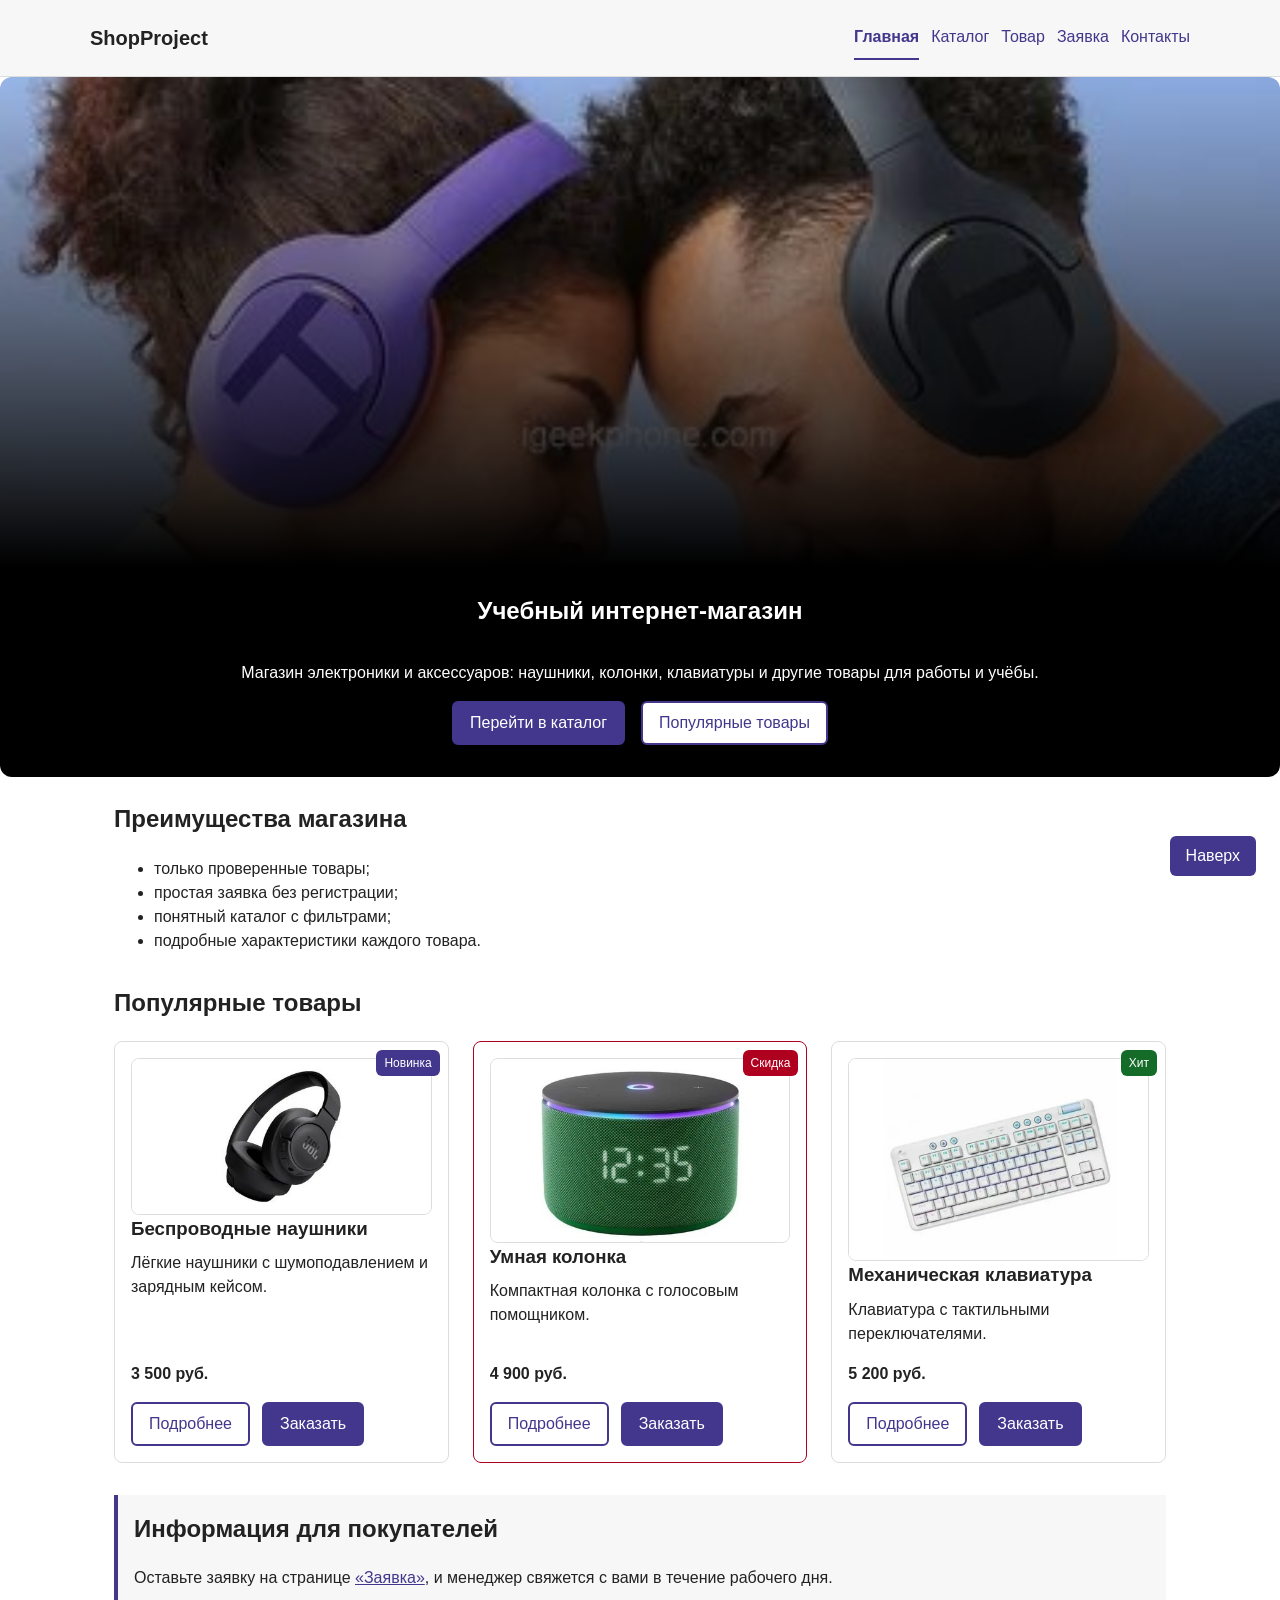
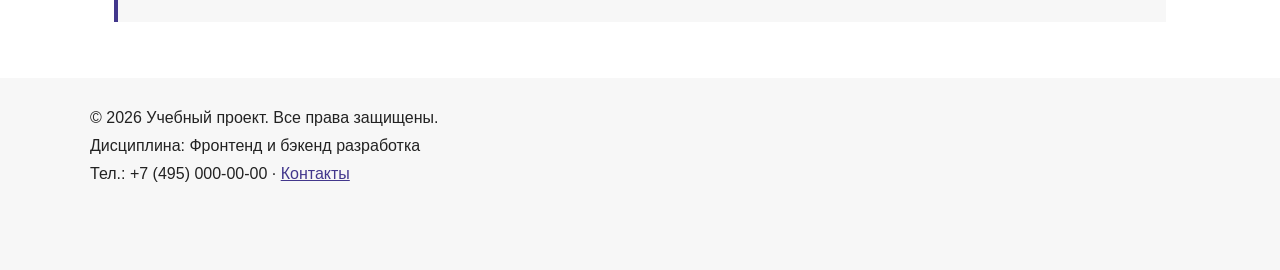
<file: index.html>
<!DOCTYPE html>
<html lang="ru">
<head>
  <meta charset="UTF-8">
  <meta name="viewport" content="width=device-width, initial-scale=1.0">
  <title>Главная — учебный интернет-магазин</title>
  <meta name="description" content="Учебный интернет-магазин электроники: преимущества, популярные товары, каталог и форма заявки.">
  <link rel="stylesheet" href="css/style.css">
  <link rel="stylesheet" href="css/responsive.css">
  <script src="js/main.js" defer></script>
</head>
<body id="top">
  <a class="skip-link" href="#content">К содержимому</a>
  <header class="site-header">
    <div class="site-header__inner">
      <a class="site-header__logo" href="index.html">ShopProject</a>
      <nav class="site-nav" aria-label="Основная навигация">
        <ul class="site-nav__list">
          <li class="site-nav__item"><a class="site-nav__link site-nav__link--active" aria-current="page" href="index.html">Главная</a></li>
          <li class="site-nav__item"><a class="site-nav__link" href="catalog.html">Каталог</a></li>
          <li class="site-nav__item"><a class="site-nav__link" href="product.html">Товар</a></li>
          <li class="site-nav__item"><a class="site-nav__link" href="order.html">Заявка</a></li>
          <li class="site-nav__item"><a class="site-nav__link" href="contacts.html">Контакты</a></li>
        </ul>
      </nav>
    </div>
  </header>
  <main id="content" tabindex="-1">
    <section class="hero">
      <h1 class="hero__title">Учебный интернет-магазин</h1>
      <p>Магазин электроники и аксессуаров: наушники, колонки, клавиатуры и другие товары для работы и учёбы.</p>
      <div class="hero__actions">
        <a class="button" href="catalog.html">Перейти в каталог</a>
        <a class="button button--secondary" href="#popular">Популярные товары</a>
      </div>
    </section>
  <div class="page">
    <section class="section" id="advantages">
      <h2>Преимущества магазина</h2>
      <ul class="advantages-list">
        <li>только проверенные товары;</li>
        <li>простая заявка без регистрации;</li>
        <li>понятный каталог с фильтрами;</li>
        <li>подробные характеристики каждого товара.</li>
      </ul>
    </section>

    <section class="section" id="popular">
      <h2>Популярные товары</h2>
      <div class="products-grid">
        <article class="product-card">
          <span class="product-card__badge product-card__badge--new">Новинка</span>
          <img class="product-page__image" src="images/headphones.jpg" alt="Беспроводные наушники" width="480" height="250">
          <h3 class="product-card__title">Беспроводные наушники</h3>
          <p class="product-card__description">Лёгкие наушники с шумоподавлением и зарядным кейсом.</p>
          <p class="product-card__price">3 500 руб.</p>
          <div class="product-card__actions">
            <a class="button button--secondary" href="product.html">Подробнее</a>
            <button class="button product-card__button" type="button" data-product="Беспроводные наушники">Заказать</button>
          </div>
        </article>
        <article class="product-card product-card--discount">
          <span class="product-card__badge product-card__badge--sale">Скидка</span>
          <img class="product-page__image" src="images/speaker.jpg" alt="Умная колонка" width="480" height="295">
          <h3 class="product-card__title">Умная колонка</h3>
          <p class="product-card__description">Компактная колонка с голосовым помощником.</p>
          <p class="product-card__price">4 900 руб.</p>
          <div class="product-card__actions">
            <a class="button button--secondary" href="product.html">Подробнее</a>
            <button class="button product-card__button" type="button" data-product="Умная колонка">Заказать</button>
          </div>
        </article>
        <article class="product-card">
          <span class="product-card__badge product-card__badge--hit">Хит</span>
          <img class="product-page__image" src="images/keyboard.jpg" alt="Механическая клавиатура" width="474" height="320">
          <h3 class="product-card__title">Механическая клавиатура</h3>
          <p class="product-card__description">Клавиатура с тактильными переключателями.</p>
          <p class="product-card__price">5 200 руб.</p>
          <div class="product-card__actions">
            <a class="button button--secondary" href="product.html">Подробнее</a>
            <button class="button product-card__button" type="button" data-product="Механическая клавиатура">Заказать</button>
          </div>
        </article>
      </div>
    </section>

    <aside class="aside-info">
      <h2>Информация для покупателей</h2>
      <p>Оставьте заявку на странице <a href="order.html">«Заявка»</a>, и менеджер свяжется с вами в течение рабочего дня.</p>
    </aside>
    </div>
  </main>
  <footer class="site-footer" id="contacts">
    <div class="site-footer__inner">
      <p>&copy; 2026 Учебный проект. Все права защищены.</p>
      <p>Дисциплина: Фронтенд и бэкенд разработка</p>
      <p>Тел.: +7 (495) 000-00-00 &middot; <a href="contacts.html">Контакты</a></p>
    </div>
  </footer>
  <a class="to-top" href="#top">Наверх</a>
<dialog class="order-dialog" id="order-dialog" aria-labelledby="order-dialog-title">
  <h2 id="order-dialog-title">Оформление заявки</h2>

  <form class="order-form" id="order-form" method="dialog">
    <p id="selected-product"></p>

    <div class="order-form__field">
      <label class="order-form__label" for="order-name">Имя</label>
      <input class="order-form__input"
        id="order-name" autofocus
        name="name"
        type="text"
        placeholder="Введите ваше имя"
        minlength="2"
        autocomplete="given-name"
        required
      >
    </div>

    <div class="order-form__field">
      <label class="order-form__label" for="order-email">E-mail</label>
      <input class="order-form__input"
        id="order-email"
        name="email"
        type="email"
        placeholder="example@mail.ru"
        autocomplete="email"
        required
      >
    </div>

    <div class="order-form__field">
      <label class="order-form__label" for="order-phone">Телефон</label>
      <input class="order-form__input"
        id="order-phone" aria-describedby="phone-hint"
        name="phone"
        type="tel"
        inputmode="tel"
        placeholder="+7 (900) 000-00-00"
        pattern="^\+7 \(\d{3}\) \d{3}-\d{2}-\d{2}$"
        required
      >
      <small class="order-form__hint" id="phone-hint">Формат: +7 (900) 000-00-00</small>
    </div>

    <div class="order-form__field">
      <label class="order-form__label" for="order-date">Дата связи</label>
      <input class="order-form__input"
        id="order-date"
        name="date"
        type="date"
      >
    </div>

    <div class="order-form__field">
      <label class="order-form__label" for="order-topic">Тема заявки</label>
      <select class="order-form__input" id="order-topic" name="topic" required>
        <option value="">Выберите тему</option>
        <option value="product">Заказ товара</option>
        <option value="consultation">Консультация</option>
        <option value="delivery">Доставка</option>
      </select>
    </div>

    <div class="order-form__field">
      <label class="order-form__label" for="order-comment">Комментарий</label>
      <textarea class="order-form__input"
        id="order-comment"
        name="comment"
        rows="4"
        placeholder="Укажите дополнительную информацию"
      ></textarea>
    </div>

    <div class="order-form__field order-form__field--checkbox">
      <input id="order-agreement" name="agreement" type="checkbox" required>
      <label class="order-form__label" for="order-agreement">Я согласен на обработку персональных данных</label>
    </div>

    <div class="order-form__actions">
      <button class="button button--secondary" type="button" id="close-order-dialog">Закрыть</button>
      <button class="button" type="submit">Отправить заявку</button>
    </div>
  </form>
</dialog>


<p class="success-message" id="success-message" role="status" hidden>
  Заявка проверена. Данные не отправляются.
</p>
</body>
</html>
</file>
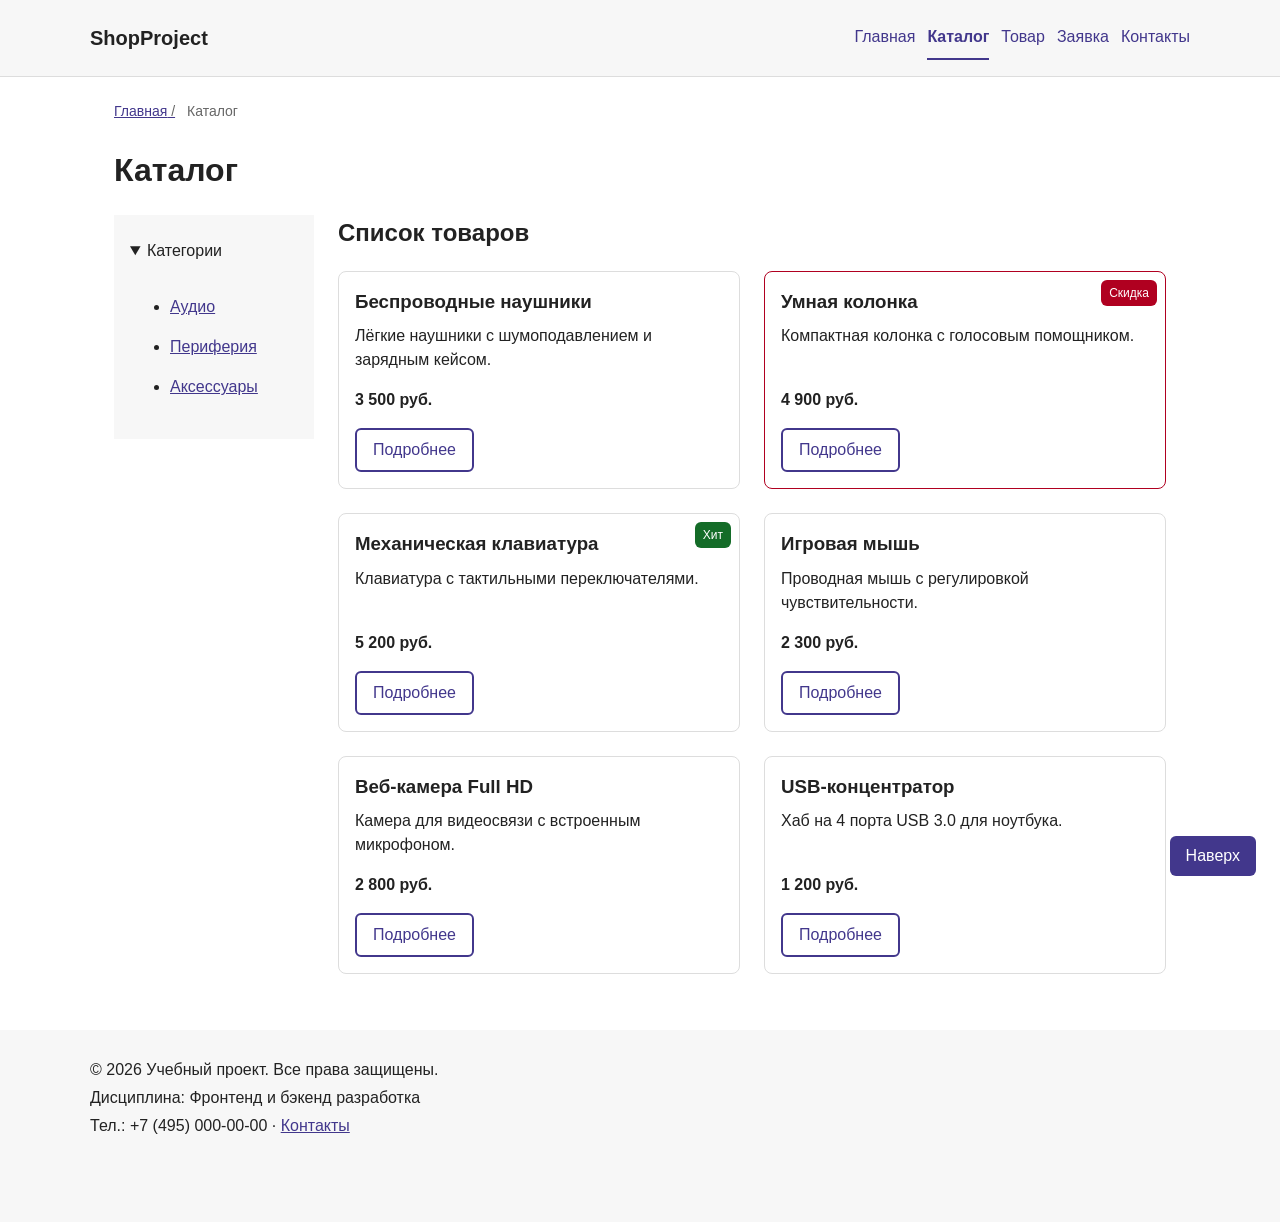
<file: catalog.html>
<!DOCTYPE html>
<html lang="ru">
<head>
  <meta charset="UTF-8">
  <meta name="viewport" content="width=device-width, initial-scale=1.0">
  <title>Каталог товаров — учебный интернет-магазин</title>
  <meta name="description" content="Каталог электроники и аксессуаров с фильтрами по категории и цене.">
  <link rel="stylesheet" href="css/style.css">
  <link rel="stylesheet" href="css/responsive.css">
</head>
<body id="top">
  <a class="skip-link" href="#content">К содержимому</a>
  <header class="site-header">
    <div class="site-header__inner">
      <a class="site-header__logo" href="index.html">ShopProject</a>
      <nav class="site-nav" aria-label="Основная навигация">
        <ul class="site-nav__list">
          <li class="site-nav__item"><a class="site-nav__link" href="index.html">Главная</a></li>
          <li class="site-nav__item"><a class="site-nav__link site-nav__link--active" aria-current="page" href="catalog.html">Каталог</a></li>
          <li class="site-nav__item"><a class="site-nav__link" href="product.html">Товар</a></li>
          <li class="site-nav__item"><a class="site-nav__link" href="order.html">Заявка</a></li>
          <li class="site-nav__item"><a class="site-nav__link" href="contacts.html">Контакты</a></li>
        </ul>
      </nav>
    </div>
  </header>
  <main class="page" id="content" tabindex="-1">
    <nav class="breadcrumbs" aria-label="Хлебные крошки">
      <a href="index.html">Главная</a>
      <span>Каталог</span>
    </nav>

    <h1>Каталог</h1>
    <div class="catalog-layout">
      <aside class="catalog-filter">
        <details open>
          <summary>Категории</summary>
          <ul>
            <li><a href="#audio">Аудио</a></li>
            <li><a href="#peripherals">Периферия</a></li>
            <li><a href="#accessories">Аксессуары</a></li>
          </ul>
        </details>
      </aside>
    
      <section class="section">
    <h2>Список товаров</h2>
    <div class="products-grid">
      <article class="product-card">
        <h3 class="product-card__title" id="audio">Беспроводные наушники</h3>
        <p class="product-card__description">Лёгкие наушники с шумоподавлением и зарядным кейсом.</p>
        <p class="product-card__price">3 500 руб.</p>
        <div class="product-card__actions">
          <a class="button button--secondary" href="product.html">Подробнее</a>
        </div>
      </article>
        <article class="product-card product-card--discount">
        <span class="product-card__badge product-card__badge--sale">Скидка</span>
        <h3 class="product-card__title">Умная колонка</h3>
        <p class="product-card__description">Компактная колонка с голосовым помощником.</p>
        <p class="product-card__price">4 900 руб.</p>
        <div class="product-card__actions">
          <a class="button button--secondary" href="product.html">Подробнее</a>
        </div>
      </article>
        <article class="product-card">
        <span class="product-card__badge product-card__badge--hit">Хит</span>
        <h3 class="product-card__title" id="peripherals">Механическая клавиатура</h3>
        <p class="product-card__description">Клавиатура с тактильными переключателями.</p>
        <p class="product-card__price">5 200 руб.</p>
        <div class="product-card__actions">
          <a class="button button--secondary" href="product.html">Подробнее</a>
        </div>
      </article>
        <article class="product-card">
        <h3 class="product-card__title">Игровая мышь</h3>
        <p class="product-card__description">Проводная мышь с регулировкой чувствительности.</p>
        <p class="product-card__price">2 300 руб.</p>
        <div class="product-card__actions">
          <a class="button button--secondary" href="product.html">Подробнее</a>
        </div>
      </article>
        <article class="product-card">
        <h3 class="product-card__title">Веб-камера Full HD</h3>
        <p class="product-card__description">Камера для видеосвязи с встроенным микрофоном.</p>
        <p class="product-card__price">2 800 руб.</p>
        <div class="product-card__actions">
          <a class="button button--secondary" href="product.html">Подробнее</a>
        </div>
      </article>
        <article class="product-card">
        <h3 class="product-card__title" id="accessories">USB-концентратор</h3>
        <p class="product-card__description">Хаб на 4 порта USB 3.0 для ноутбука.</p>
        <p class="product-card__price">1 200 руб.</p>
        <div class="product-card__actions">
          <a class="button button--secondary" href="product.html">Подробнее</a>
        </div>
      </article>
      
        </div>
      </section>

    </div>
  </main>
  <footer class="site-footer" id="contacts">
    <div class="site-footer__inner">
      <p>&copy; 2026 Учебный проект. Все права защищены.</p>
      <p>Дисциплина: Фронтенд и бэкенд разработка</p>
      <p>Тел.: +7 (495) 000-00-00 &middot; <a href="contacts.html">Контакты</a></p>
    </div>
  </footer>
  <a class="to-top" href="#top">Наверх</a>
</body>
</html>
</file>
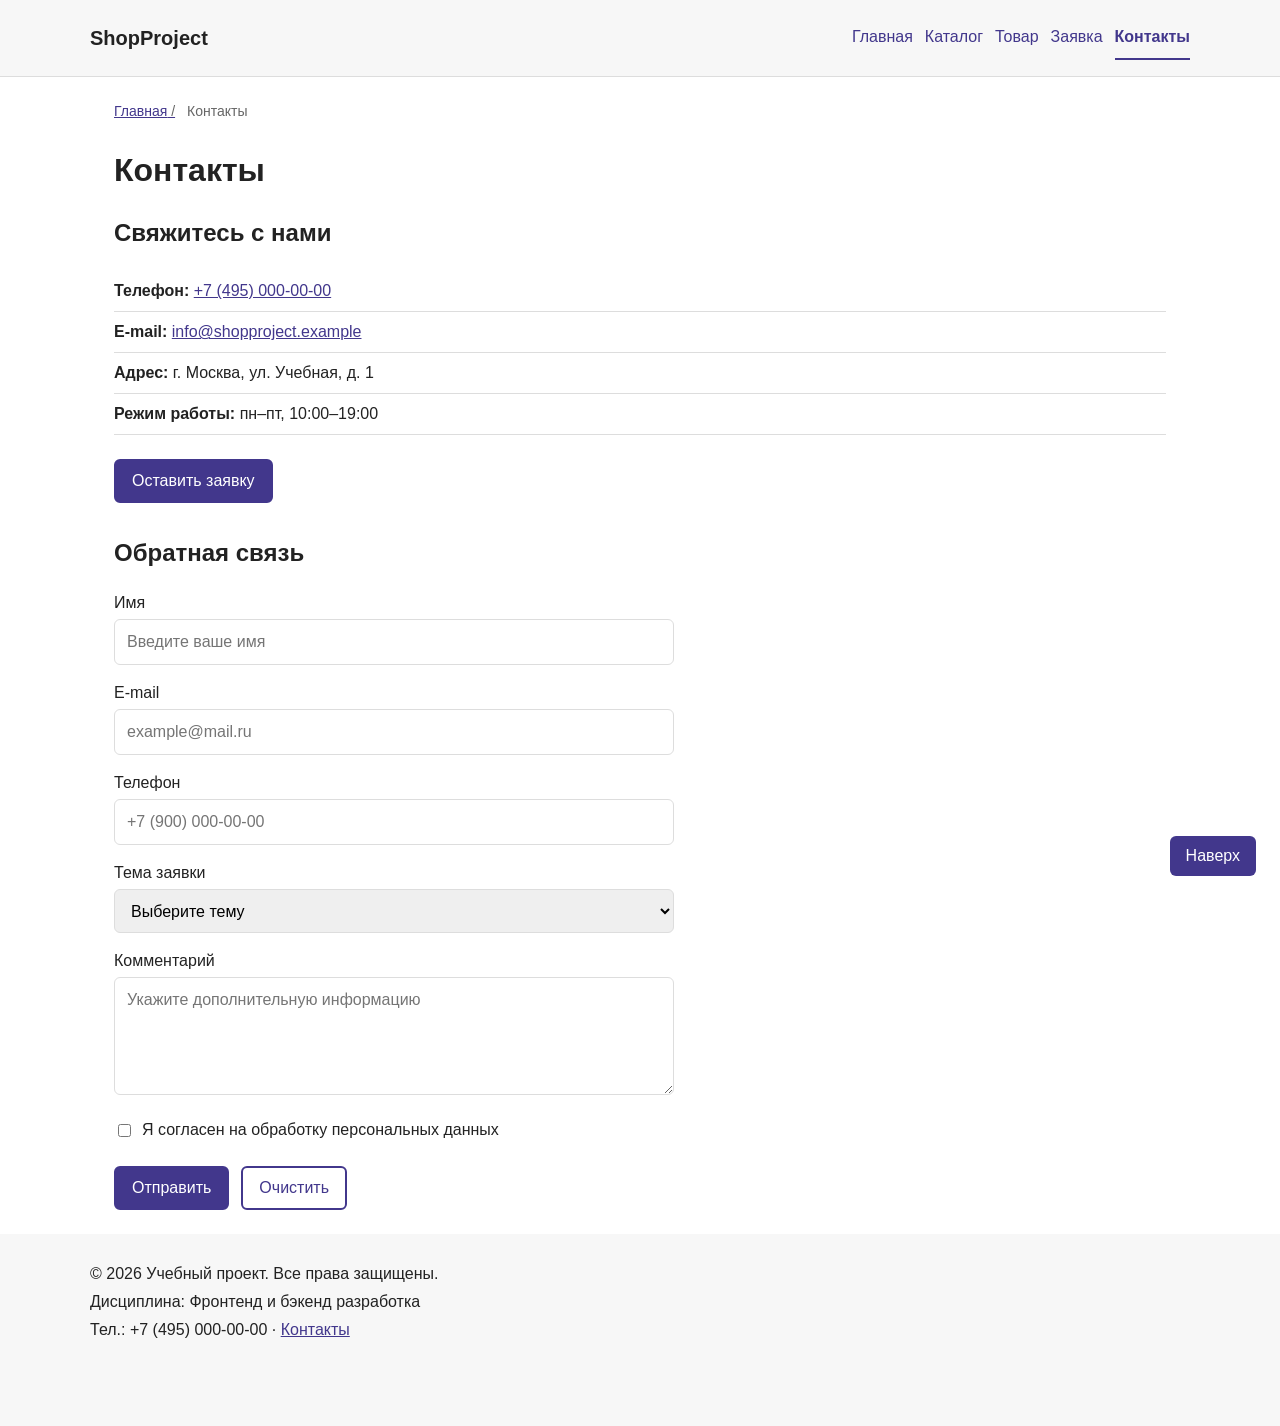
<file: contacts.html>
<!DOCTYPE html>
<html lang="ru">
<head>
  <meta charset="UTF-8">
  <meta name="viewport" content="width=device-width, initial-scale=1.0">
  <title>Контакты — учебный интернет-магазин</title>
  <meta name="description" content="Телефон, e-mail и адрес учебного интернет-магазина. Ссылка на форму заявки.">
  <link rel="stylesheet" href="css/style.css">
  <link rel="stylesheet" href="css/responsive.css">
  <script src="js/main.js" defer></script>
</head>
<body id="top">
  <a class="skip-link" href="#content">К содержимому</a>
  <header class="site-header">
    <div class="site-header__inner">
      <a class="site-header__logo" href="index.html">ShopProject</a>
      <nav class="site-nav" aria-label="Основная навигация">
        <ul class="site-nav__list">
          <li class="site-nav__item"><a class="site-nav__link" href="index.html">Главная</a></li>
          <li class="site-nav__item"><a class="site-nav__link" href="catalog.html">Каталог</a></li>
          <li class="site-nav__item"><a class="site-nav__link" href="product.html">Товар</a></li>
          <li class="site-nav__item"><a class="site-nav__link" href="order.html">Заявка</a></li>
          <li class="site-nav__item"><a class="site-nav__link site-nav__link--active" aria-current="page" href="contacts.html">Контакты</a></li>
        </ul>
      </nav>
    </div>
  </header>
  <main class="page" id="content" tabindex="-1">
    <nav class="breadcrumbs" aria-label="Хлебные крошки">
      <a href="index.html">Главная</a>
      <span>Контакты</span>
    </nav>

    <h1>Контакты</h1>
    <section class="section">
      <h2>Свяжитесь с нами</h2>
      <ul class="contacts-list">
        <li class="contacts-list__item"><strong>Телефон:</strong> <a href="tel:+74950000000">+7 (495) 000-00-00</a></li>
        <li class="contacts-list__item"><strong>E-mail:</strong> <a href="mailto:info@shopproject.example">info@shopproject.example</a></li>
        <li class="contacts-list__item"><strong>Адрес:</strong> г. Москва, ул. Учебная, д. 1</li>
        <li class="contacts-list__item"><strong>Режим работы:</strong> пн–пт, 10:00–19:00</li>
      </ul>
      <a class="button" href="order.html">Оставить заявку</a>
    </section>
    <h2>Обратная связь</h2>
    <form class="order-form" id="order-form">
      <div class="order-form__field">
        <label class="order-form__label" for="name">Имя</label>
        <input class="order-form__input" id="name" name="name" type="text" placeholder="Введите ваше имя" autocomplete="given-name" required>
      </div>
      <div class="order-form__field">
        <label class="order-form__label" for="email">E-mail</label>
        <input class="order-form__input" id="email" name="email" type="email" placeholder="example@mail.ru" autocomplete="email" required>
      </div>
      <div class="order-form__field">
        <label class="order-form__label" for="phone">Телефон</label>
        <input class="order-form__input" id="phone" name="phone" type="tel" placeholder="+7 (900) 000-00-00" autocomplete="tel" required>
      </div>
      <div class="order-form__field">
        <label class="order-form__label" for="topic">Тема заявки</label>
        <select class="order-form__input" id="topic" name="topic" required>
          <option value="">Выберите тему</option>
          <option value="product">Заказ товара</option>
          <option value="consultation">Консультация</option>
          <option value="delivery">Доставка</option>
        </select>
      </div>
      <div class="order-form__field">
        <label class="order-form__label" for="comment">Комментарий</label>
        <textarea class="order-form__input" id="comment" name="comment" rows="4" placeholder="Укажите дополнительную информацию"></textarea>
      </div>
      <div class="order-form__field order-form__field--checkbox">
        <input id="agreement" name="agreement" type="checkbox" required>
        <label for="agreement">Я согласен на обработку персональных данных</label>
      </div>
      <div class="order-form__actions">
        <button class="button" type="submit">Отправить</button>
        <button class="button button--secondary" type="reset">Очистить</button>
      </div>
    </form>
    <p id="success-message" class="success-message" role="status" hidden>Заявка проверена. Данные не отправляются.</p>
  </main>
  <footer class="site-footer" id="contacts">
    <div class="site-footer__inner">
      <p>&copy; 2026 Учебный проект. Все права защищены.</p>
      <p>Дисциплина: Фронтенд и бэкенд разработка</p>
      <p>Тел.: +7 (495) 000-00-00 &middot; <a href="contacts.html">Контакты</a></p>
    </div>
  </footer>
  <a class="to-top" href="#top">Наверх</a>
</body>
</html>
</file>
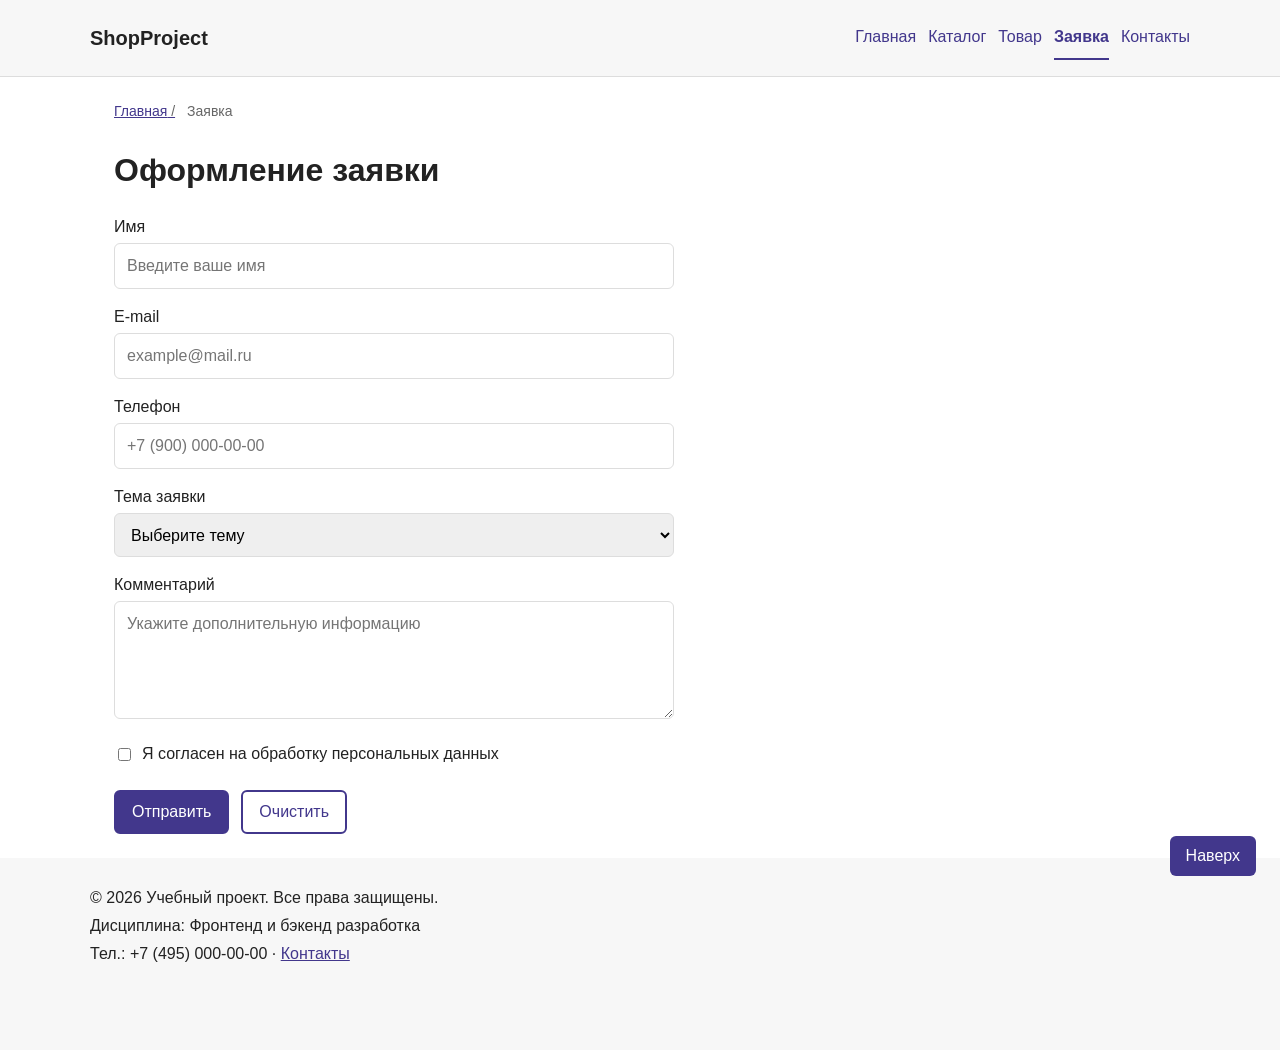
<file: order.html>
<!DOCTYPE html>
<html lang="ru">
<head>
  <meta charset="UTF-8">
  <meta name="viewport" content="width=device-width, initial-scale=1.0">
  <title>Оформление заявки — учебный интернет-магазин</title>
  <meta name="description" content="Форма заявки: укажите имя, e-mail, телефон и тему обращения, и мы свяжемся с вами.">
  <link rel="stylesheet" href="css/style.css">
  <link rel="stylesheet" href="css/responsive.css">
  <script src="js/main.js" defer></script>
</head>
<body id="top">
  <a class="skip-link" href="#content">К содержимому</a>
  <header class="site-header">
    <div class="site-header__inner">
      <a class="site-header__logo" href="index.html">ShopProject</a>
      <nav class="site-nav" aria-label="Основная навигация">
        <ul class="site-nav__list">
          <li class="site-nav__item"><a class="site-nav__link" href="index.html">Главная</a></li>
          <li class="site-nav__item"><a class="site-nav__link" href="catalog.html">Каталог</a></li>
          <li class="site-nav__item"><a class="site-nav__link" href="product.html">Товар</a></li>
          <li class="site-nav__item"><a class="site-nav__link site-nav__link--active" aria-current="page" href="order.html">Заявка</a></li>
          <li class="site-nav__item"><a class="site-nav__link" href="contacts.html">Контакты</a></li>
        </ul>
      </nav>
    </div>
  </header>
  <main class="page" id="content" tabindex="-1">
    <nav class="breadcrumbs" aria-label="Хлебные крошки">
      <a href="index.html">Главная</a>
      <span>Заявка</span>
    </nav>

    <h1>Оформление заявки</h1>
    <form class="order-form" id="order-form">
      <div class="order-form__field">
        <label class="order-form__label" for="name">Имя</label>
        <input class="order-form__input" id="name" name="name" type="text" placeholder="Введите ваше имя" autocomplete="given-name" required>
      </div>
      <div class="order-form__field">
        <label class="order-form__label" for="email">E-mail</label>
        <input class="order-form__input" id="email" name="email" type="email" placeholder="example@mail.ru" autocomplete="email" required>
      </div>
      <div class="order-form__field">
        <label class="order-form__label" for="phone">Телефон</label>
        <input class="order-form__input" id="phone" name="phone" type="tel" placeholder="+7 (900) 000-00-00" autocomplete="tel" required>
      </div>
      <div class="order-form__field">
        <label class="order-form__label" for="topic">Тема заявки</label>
        <select class="order-form__input" id="topic" name="topic" required>
          <option value="">Выберите тему</option>
          <option value="product">Заказ товара</option>
          <option value="consultation">Консультация</option>
          <option value="delivery">Доставка</option>
        </select>
      </div>
      <div class="order-form__field">
        <label class="order-form__label" for="comment">Комментарий</label>
        <textarea class="order-form__input" id="comment" name="comment" rows="4" placeholder="Укажите дополнительную информацию"></textarea>
      </div>
      <div class="order-form__field order-form__field--checkbox">
        <input id="agreement" name="agreement" type="checkbox" required>
        <label for="agreement">Я согласен на обработку персональных данных</label>
      </div>
      <div class="order-form__actions">
        <button class="button" type="submit">Отправить</button>
        <button class="button button--secondary" type="reset">Очистить</button>
      </div>
    </form>

    <p class="success-message" id="success-message" role="status" hidden>Заявка проверена. Данные не отправляются.</p>
  </main>
  <footer class="site-footer" id="contacts">
    <div class="site-footer__inner">
      <p>&copy; 2026 Учебный проект. Все права защищены.</p>
      <p>Дисциплина: Фронтенд и бэкенд разработка</p>
      <p>Тел.: +7 (495) 000-00-00 &middot; <a href="contacts.html">Контакты</a></p>
    </div>
  </footer>
  <a class="to-top" href="#top">Наверх</a>
</body>
</html>
</file>
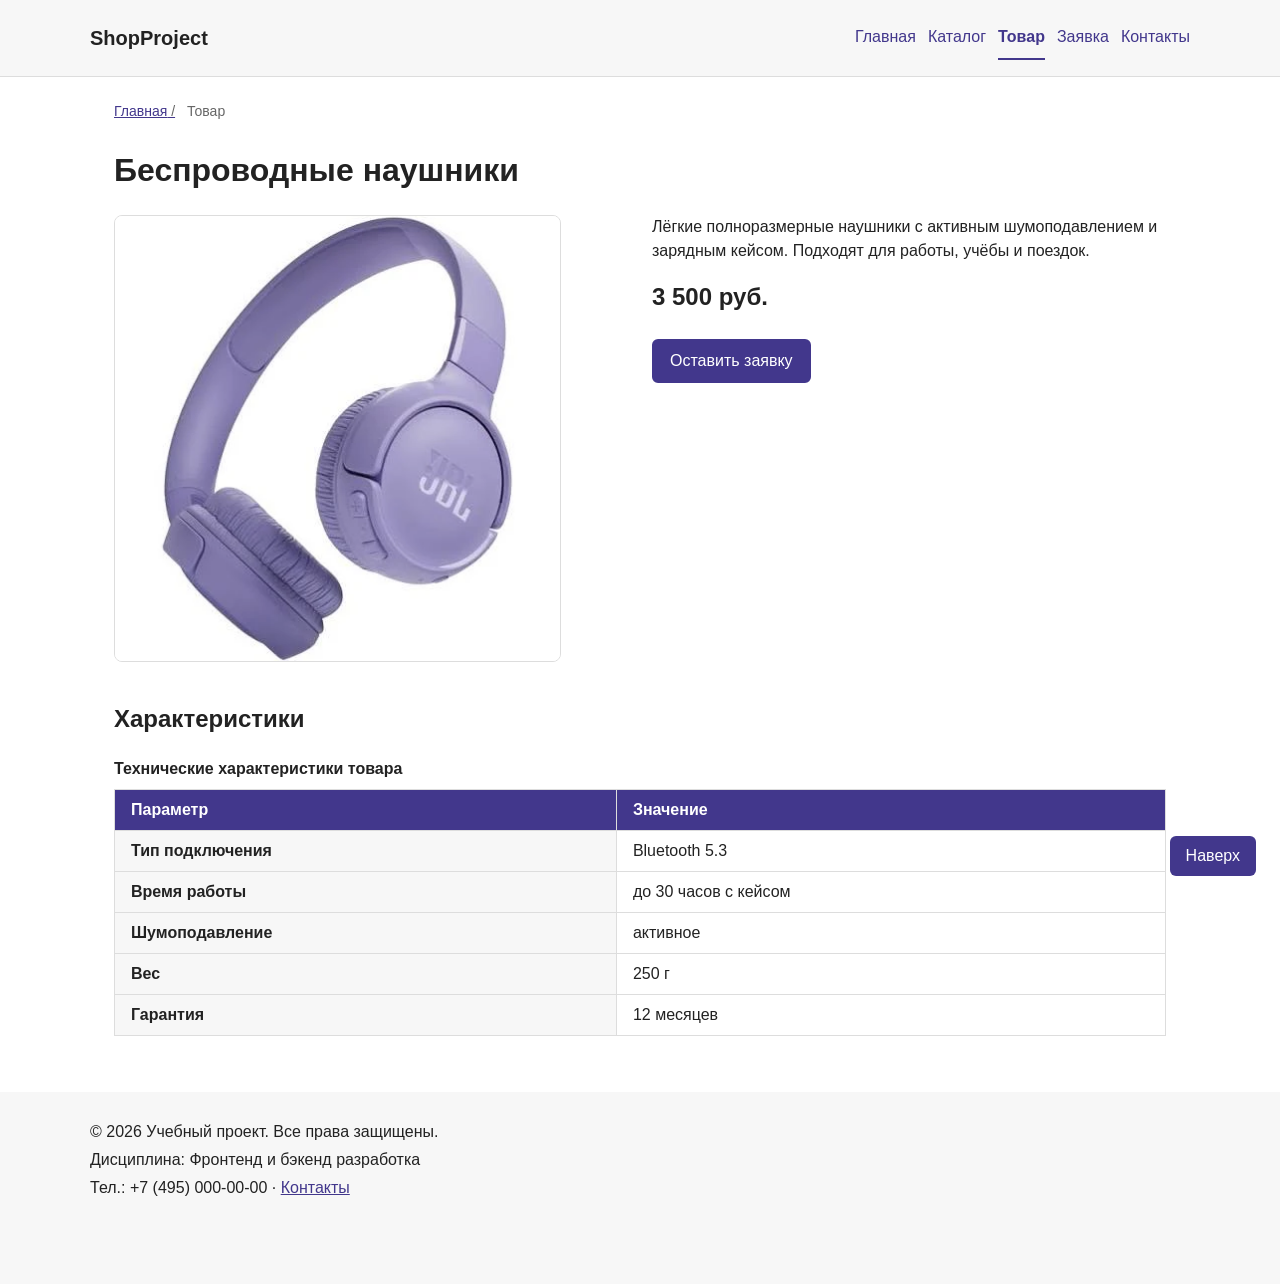
<file: product.html>
<!DOCTYPE html>
<html lang="ru">
<head>
  <meta charset="UTF-8">
  <meta name="viewport" content="width=device-width, initial-scale=1.0">
  <title>Беспроводные наушники — карточка товара</title>
  <meta name="description" content="Описание, цена и технические характеристики беспроводных наушников.">
  <link rel="stylesheet" href="css/style.css">
  <link rel="stylesheet" href="css/responsive.css">
</head>
<body id="top">
  <a class="skip-link" href="#content">К содержимому</a>
  <header class="site-header">
    <div class="site-header__inner">
      <a class="site-header__logo" href="index.html">ShopProject</a>
      <nav class="site-nav" aria-label="Основная навигация">
        <ul class="site-nav__list">
          <li class="site-nav__item"><a class="site-nav__link" href="index.html">Главная</a></li>
          <li class="site-nav__item"><a class="site-nav__link" href="catalog.html">Каталог</a></li>
          <li class="site-nav__item"><a class="site-nav__link site-nav__link--active" aria-current="page" href="product.html">Товар</a></li>
          <li class="site-nav__item"><a class="site-nav__link" href="order.html">Заявка</a></li>
          <li class="site-nav__item"><a class="site-nav__link" href="contacts.html">Контакты</a></li>
        </ul>
      </nav>
    </div>
  </header>
  <main class="page" id="content" tabindex="-1">
    <nav class="breadcrumbs" aria-label="Хлебные крошки">
      <a href="index.html">Главная</a>
      <span>Товар</span>
    </nav>

    <h1>Беспроводные наушники</h1>
    <article class="product-page">
      <picture>
        <source type="image/webp" srcset="images/product-320.webp 320w, images/product-447.webp 447w"
          sizes="(min-width: 768px) 50vw, 100vw">
        <img class="product-page__image" src="images/product.jpg" alt="Беспроводные наушники" width="447" height="447">
      </picture>
      <div class="product-page__info">
        <p>Лёгкие полноразмерные наушники с активным шумоподавлением и зарядным кейсом. Подходят для работы, учёбы и поездок.</p>
        <p class="product-page__price">3 500 руб.</p>
        <a class="button" href="order.html">Оставить заявку</a>
      </div>
    </article>

    <section class="section">
      <h2>Характеристики</h2>
      <div class="table-wrapper" tabindex="0" role="region" aria-label="Характеристики товара">
      <table class="specs-table">
        <caption class="specs-table__caption">Технические характеристики товара</caption>
        <thead>
          <tr>
            <th scope="col">Параметр</th>
            <th scope="col">Значение</th>
          </tr>
        </thead>
        <tbody>
          <tr><th scope="row">Тип подключения</th><td>Bluetooth 5.3</td></tr>
          <tr><th scope="row">Время работы</th><td>до 30 часов с кейсом</td></tr>
          <tr><th scope="row">Шумоподавление</th><td>активное</td></tr>
          <tr><th scope="row">Вес</th><td>250 г</td></tr>
          <tr><th scope="row">Гарантия</th><td>12 месяцев</td></tr>
        </tbody>
      </table>
      </div>
    </section>
  </main>
  <footer class="site-footer" id="contacts">
    <div class="site-footer__inner">
      <p>&copy; 2026 Учебный проект. Все права защищены.</p>
      <p>Дисциплина: Фронтенд и бэкенд разработка</p>
      <p>Тел.: +7 (495) 000-00-00 &middot; <a href="contacts.html">Контакты</a></p>
    </div>
  </footer>
  <a class="to-top" href="#top">Наверх</a>
</body>
</html>
</file>
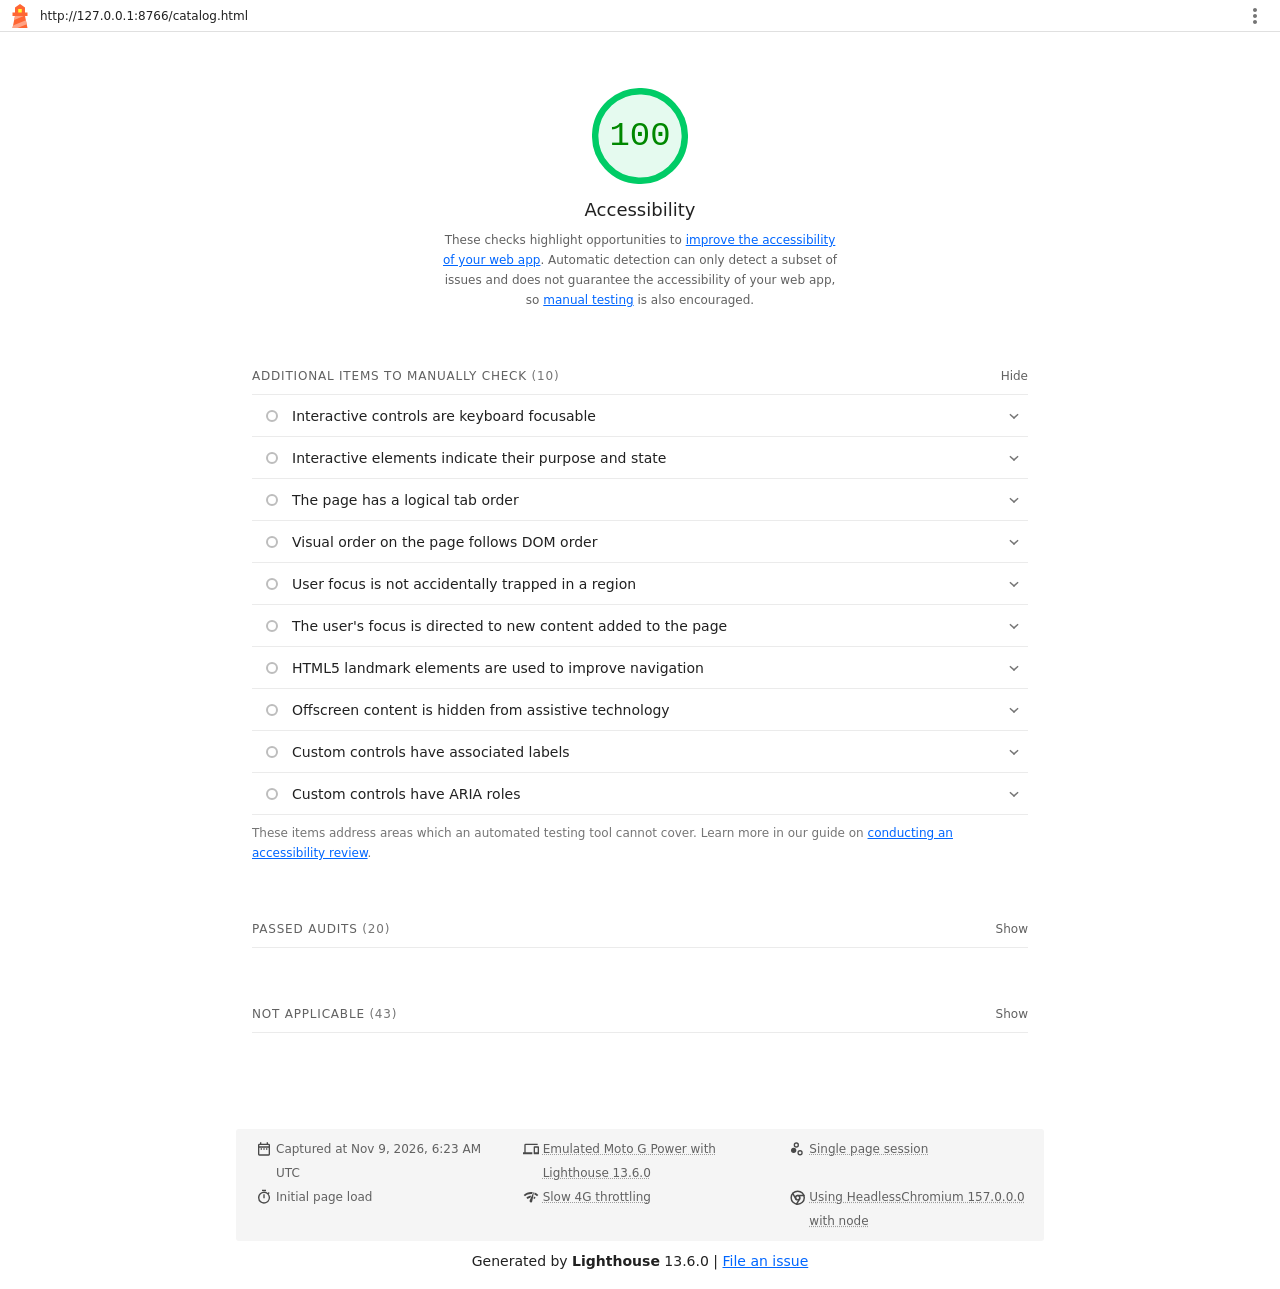
<file: lighthouse/catalog-accessibility.html>
<!--
@license
Copyright 2018 Google LLC
SPDX-License-Identifier: Apache-2.0
-->
<!doctype html>
<html lang="en">
<head>
  <meta charset="utf-8">
  <meta name="viewport" content="width=device-width, initial-scale=1, minimum-scale=1">
  <link rel="icon" href='data:image/svg+xml;utf8,<svg fill="none" xmlns="http://www.w3.org/2000/svg" viewBox="0 0 48 48"><path d="m14 7 10-7 10 7v10h5v7h-5l5 24H9l5-24H9v-7h5V7Z" fill="%23F63"/><path d="M31.561 24H14l-1.689 8.105L31.561 24ZM18.983 48H9l1.022-4.907L35.723 32.27l1.663 7.98L18.983 48Z" fill="%23FFA385"/><path fill="%23FF3" d="M20.5 10h7v7h-7z"/></svg>'>
  <title>Lighthouse Report</title>
  <style>body {margin: 0}</style>
</head>
<body>
  <noscript>Lighthouse report requires JavaScript. Please enable.</noscript>

  <div id="lh-log"></div>

  <script>window.__LIGHTHOUSE_JSON__ = {"lighthouseVersion":"13.6.0","requestedUrl":"http://127.0.0.1:8766/catalog.html","mainDocumentUrl":"http://127.0.0.1:8766/catalog.html","finalDisplayedUrl":"http://127.0.0.1:8766/catalog.html","finalUrl":"http://127.0.0.1:8766/catalog.html","fetchTime":"2026-11-09T06:23:25.131Z","gatherMode":"navigation","runWarnings":[],"userAgent":"Mozilla/5.0 (Windows NT 10.0; Win64; x64) AppleWebKit/537.36 (KHTML, like Gecko) HeadlessChrome/157.0.0.0 Safari/537.36 Edg/157.0.0.0","environment":{"networkUserAgent":"Mozilla/5.0 (Linux; Android 11; moto g power (2022)) AppleWebKit/537.36 (KHTML, like Gecko) Chrome/157.0.0.0 Mobile Safari/537.36","hostUserAgent":"Mozilla/5.0 (Windows NT 10.0; Win64; x64) AppleWebKit/537.36 (KHTML, like Gecko) HeadlessChrome/157.0.0.0 Safari/537.36 Edg/157.0.0.0","benchmarkIndex":931.5,"credits":{"axe-core":"4.14.0"}},"audits":{"accesskeys":{"id":"accesskeys","title":"`[accesskey]` values are unique","description":"Access keys let users quickly focus a part of the page. For proper navigation, each access key must be unique. [Learn more about access keys](https://dequeuniversity.com/rules/axe/4.14/accesskeys).","score":null,"scoreDisplayMode":"notApplicable"},"aria-allowed-attr":{"id":"aria-allowed-attr","title":"`[aria-*]` attributes match their roles","description":"Each ARIA `role` supports a specific subset of `aria-*` attributes. Mismatching these invalidates the `aria-*` attributes. [Learn how to match ARIA attributes to their roles](https://dequeuniversity.com/rules/axe/4.14/aria-allowed-attr).","score":1,"scoreDisplayMode":"binary","details":{"type":"table","headings":[{"key":"node","valueType":"node","subItemsHeading":{"key":"relatedNode","valueType":"node"},"label":"Failing Elements"}],"items":[]}},"aria-allowed-role":{"id":"aria-allowed-role","title":"Uses ARIA roles only on compatible elements","description":"Many HTML elements can only be assigned certain ARIA roles. Using ARIA roles where they are not allowed can interfere with the accessibility of the web page. [Learn more about ARIA roles](https://dequeuniversity.com/rules/axe/4.14/aria-allowed-role).","score":null,"scoreDisplayMode":"notApplicable"},"aria-command-name":{"id":"aria-command-name","title":"`button`, `link`, and `menuitem` elements have accessible names","description":"When an element doesn't have an accessible name, screen readers announce it with a generic name, making it unusable for users who rely on screen readers. [Learn how to make command elements more accessible](https://dequeuniversity.com/rules/axe/4.14/aria-command-name).","score":null,"scoreDisplayMode":"notApplicable"},"aria-conditional-attr":{"id":"aria-conditional-attr","title":"ARIA attributes are used as specified for the element's role","description":"Some ARIA attributes are only allowed on an element under certain conditions. [Learn more about conditional ARIA attributes](https://dequeuniversity.com/rules/axe/4.14/aria-conditional-attr).","score":1,"scoreDisplayMode":"binary","details":{"type":"table","headings":[{"key":"node","valueType":"node","subItemsHeading":{"key":"relatedNode","valueType":"node"},"label":"Failing Elements"}],"items":[]}},"aria-deprecated-role":{"id":"aria-deprecated-role","title":"Deprecated ARIA roles were not used","description":"Deprecated ARIA roles may not be processed correctly by assistive technology. [Learn more about deprecated ARIA roles](https://dequeuniversity.com/rules/axe/4.14/aria-deprecated-role).","score":null,"scoreDisplayMode":"notApplicable"},"aria-dialog-name":{"id":"aria-dialog-name","title":"Elements with `role=\"dialog\"` or `role=\"alertdialog\"` have accessible names.","description":"ARIA dialog elements without accessible names may prevent screen readers users from discerning the purpose of these elements. [Learn how to make ARIA dialog elements more accessible](https://dequeuniversity.com/rules/axe/4.14/aria-dialog-name).","score":null,"scoreDisplayMode":"notApplicable"},"aria-hidden-body":{"id":"aria-hidden-body","title":"`[aria-hidden=\"true\"]` is not present on the document `\u003cbody>`","description":"Assistive technologies, like screen readers, work inconsistently when `aria-hidden=\"true\"` is set on the document `\u003cbody>`. [Learn how `aria-hidden` affects the document body](https://dequeuniversity.com/rules/axe/4.14/aria-hidden-body).","score":1,"scoreDisplayMode":"binary","details":{"type":"table","headings":[{"key":"node","valueType":"node","subItemsHeading":{"key":"relatedNode","valueType":"node"},"label":"Failing Elements"}],"items":[]}},"aria-hidden-focus":{"id":"aria-hidden-focus","title":"`[aria-hidden=\"true\"]` elements do not contain focusable descendents","description":"Focusable descendents within an `[aria-hidden=\"true\"]` element prevent those interactive elements from being available to users of assistive technologies like screen readers. [Learn how `aria-hidden` affects focusable elements](https://dequeuniversity.com/rules/axe/4.14/aria-hidden-focus).","score":null,"scoreDisplayMode":"notApplicable"},"aria-input-field-name":{"id":"aria-input-field-name","title":"ARIA input fields have accessible names","description":"When an input field doesn't have an accessible name, screen readers announce it with a generic name, making it unusable for users who rely on screen readers. [Learn more about input field labels](https://dequeuniversity.com/rules/axe/4.14/aria-input-field-name).","score":null,"scoreDisplayMode":"notApplicable"},"aria-meter-name":{"id":"aria-meter-name","title":"ARIA `meter` elements have accessible names","description":"When a meter element doesn't have an accessible name, screen readers announce it with a generic name, making it unusable for users who rely on screen readers. [Learn how to name `meter` elements](https://dequeuniversity.com/rules/axe/4.14/aria-meter-name).","score":null,"scoreDisplayMode":"notApplicable"},"aria-progressbar-name":{"id":"aria-progressbar-name","title":"ARIA `progressbar` elements have accessible names","description":"When a `progressbar` element doesn't have an accessible name, screen readers announce it with a generic name, making it unusable for users who rely on screen readers. [Learn how to label `progressbar` elements](https://dequeuniversity.com/rules/axe/4.14/aria-progressbar-name).","score":null,"scoreDisplayMode":"notApplicable"},"aria-prohibited-attr":{"id":"aria-prohibited-attr","title":"Elements use only permitted ARIA attributes","description":"Using ARIA attributes in roles where they are prohibited can mean that important information is not communicated to users of assistive technologies. [Learn more about prohibited ARIA roles](https://dequeuniversity.com/rules/axe/4.14/aria-prohibited-attr).","score":1,"scoreDisplayMode":"binary","details":{"type":"table","headings":[{"key":"node","valueType":"node","subItemsHeading":{"key":"relatedNode","valueType":"node"},"label":"Failing Elements"}],"items":[]}},"aria-required-attr":{"id":"aria-required-attr","title":"`[role]`s have all required `[aria-*]` attributes","description":"Some ARIA roles have required attributes that describe the state of the element to screen readers. [Learn more about roles and required attributes](https://dequeuniversity.com/rules/axe/4.14/aria-required-attr).","score":null,"scoreDisplayMode":"notApplicable"},"aria-required-children":{"id":"aria-required-children","title":"Elements with an ARIA `[role]` that require children to contain a specific `[role]` have all required children.","description":"Some ARIA parent roles must contain specific child roles to perform their intended accessibility functions. [Learn more about roles and required children elements](https://dequeuniversity.com/rules/axe/4.14/aria-required-children).","score":null,"scoreDisplayMode":"notApplicable"},"aria-required-parent":{"id":"aria-required-parent","title":"`[role]`s are contained by their required parent element","description":"Some ARIA child roles must be contained by specific parent roles to properly perform their intended accessibility functions. [Learn more about ARIA roles and required parent element](https://dequeuniversity.com/rules/axe/4.14/aria-required-parent).","score":null,"scoreDisplayMode":"notApplicable"},"aria-roles":{"id":"aria-roles","title":"`[role]` values are valid","description":"ARIA roles must have valid values in order to perform their intended accessibility functions. [Learn more about valid ARIA roles](https://dequeuniversity.com/rules/axe/4.14/aria-roles).","score":null,"scoreDisplayMode":"notApplicable"},"aria-text":{"id":"aria-text","title":"Elements with the `role=text` attribute do not have focusable descendents.","description":"Adding `role=text` around a text node split by markup enables VoiceOver to treat it as one phrase, but the element's focusable descendents will not be announced. [Learn more about the `role=text` attribute](https://dequeuniversity.com/rules/axe/4.14/aria-text).","score":null,"scoreDisplayMode":"notApplicable"},"aria-toggle-field-name":{"id":"aria-toggle-field-name","title":"ARIA toggle fields have accessible names","description":"When a toggle field doesn't have an accessible name, screen readers announce it with a generic name, making it unusable for users who rely on screen readers. [Learn more about toggle fields](https://dequeuniversity.com/rules/axe/4.14/aria-toggle-field-name).","score":null,"scoreDisplayMode":"notApplicable"},"aria-tooltip-name":{"id":"aria-tooltip-name","title":"ARIA `tooltip` elements have accessible names","description":"When a tooltip element doesn't have an accessible name, screen readers announce it with a generic name, making it unusable for users who rely on screen readers. [Learn how to name `tooltip` elements](https://dequeuniversity.com/rules/axe/4.14/aria-tooltip-name).","score":null,"scoreDisplayMode":"notApplicable"},"aria-treeitem-name":{"id":"aria-treeitem-name","title":"ARIA `treeitem` elements have accessible names","description":"When a `treeitem` element doesn't have an accessible name, screen readers announce it with a generic name, making it unusable for users who rely on screen readers. [Learn more about labeling `treeitem` elements](https://dequeuniversity.com/rules/axe/4.14/aria-treeitem-name).","score":null,"scoreDisplayMode":"notApplicable"},"aria-valid-attr-value":{"id":"aria-valid-attr-value","title":"`[aria-*]` attributes have valid values","description":"Assistive technologies, like screen readers, can't interpret ARIA attributes with invalid values. [Learn more about valid values for ARIA attributes](https://dequeuniversity.com/rules/axe/4.14/aria-valid-attr-value).","score":1,"scoreDisplayMode":"binary","details":{"type":"table","headings":[{"key":"node","valueType":"node","subItemsHeading":{"key":"relatedNode","valueType":"node"},"label":"Failing Elements"}],"items":[]}},"aria-valid-attr":{"id":"aria-valid-attr","title":"`[aria-*]` attributes are valid and not misspelled","description":"Assistive technologies, like screen readers, can't interpret ARIA attributes with invalid names. [Learn more about valid ARIA attributes](https://dequeuniversity.com/rules/axe/4.14/aria-valid-attr).","score":1,"scoreDisplayMode":"binary","details":{"type":"table","headings":[{"key":"node","valueType":"node","subItemsHeading":{"key":"relatedNode","valueType":"node"},"label":"Failing Elements"}],"items":[]}},"button-name":{"id":"button-name","title":"Buttons have an accessible name","description":"When a button doesn't have an accessible name, screen readers announce it as \"button\", making it unusable for users who rely on screen readers. [Learn how to make buttons more accessible](https://dequeuniversity.com/rules/axe/4.14/button-name).","score":null,"scoreDisplayMode":"notApplicable"},"bypass":{"id":"bypass","title":"The page contains a heading, skip link, or landmark region","description":"Adding ways to bypass repetitive content lets keyboard users navigate the page more efficiently. [Learn more about bypass blocks](https://dequeuniversity.com/rules/axe/4.14/bypass).","score":null,"scoreDisplayMode":"notApplicable"},"color-contrast":{"id":"color-contrast","title":"Background and foreground colors have a sufficient contrast ratio","description":"Low-contrast text is difficult or impossible for many users to read. [Learn how to provide sufficient color contrast](https://dequeuniversity.com/rules/axe/4.14/color-contrast).","score":1,"scoreDisplayMode":"binary","details":{"type":"table","headings":[{"key":"node","valueType":"node","subItemsHeading":{"key":"relatedNode","valueType":"node"},"label":"Failing Elements"}],"items":[]}},"definition-list":{"id":"definition-list","title":"`\u003cdl>`'s contain only properly-ordered `\u003cdt>` and `\u003cdd>` groups, `\u003cscript>`, `\u003ctemplate>` or `\u003cdiv>` elements.","description":"When definition lists are not properly marked up, screen readers may produce confusing or inaccurate output. [Learn how to structure definition lists correctly](https://dequeuniversity.com/rules/axe/4.14/definition-list).","score":null,"scoreDisplayMode":"notApplicable"},"dlitem":{"id":"dlitem","title":"Definition list items are wrapped in `\u003cdl>` elements","description":"Definition list items (`\u003cdt>` and `\u003cdd>`) must be wrapped in a parent `\u003cdl>` element to ensure that screen readers can properly announce them. [Learn how to structure definition lists correctly](https://dequeuniversity.com/rules/axe/4.14/dlitem).","score":null,"scoreDisplayMode":"notApplicable"},"document-title":{"id":"document-title","title":"Document has a `\u003ctitle>` element","description":"The title gives screen reader users an overview of the page, and search engine users rely on it heavily to determine if a page is relevant to their search. [Learn more about document titles](https://dequeuniversity.com/rules/axe/4.14/document-title).","score":1,"scoreDisplayMode":"binary","details":{"type":"table","headings":[{"key":"node","valueType":"node","subItemsHeading":{"key":"relatedNode","valueType":"node"},"label":"Failing Elements"}],"items":[]}},"duplicate-id-aria":{"id":"duplicate-id-aria","title":"ARIA IDs are unique","description":"The value of an ARIA ID must be unique to prevent other instances from being overlooked by assistive technologies. [Learn how to fix duplicate ARIA IDs](https://dequeuniversity.com/rules/axe/4.14/duplicate-id-aria).","score":null,"scoreDisplayMode":"notApplicable"},"empty-heading":{"id":"empty-heading","title":"All heading elements contain content.","description":"A heading with no content or inaccessible text prevent screen reader users from accessing information on the page's structure. [Learn more about headings](https://dequeuniversity.com/rules/axe/4.14/empty-heading).","score":null,"scoreDisplayMode":"notApplicable"},"form-field-multiple-labels":{"id":"form-field-multiple-labels","title":"No form fields have multiple labels","description":"Form fields with multiple labels can be confusingly announced by assistive technologies like screen readers which use either the first, the last, or all of the labels. [Learn how to use form labels](https://dequeuniversity.com/rules/axe/4.14/form-field-multiple-labels).","score":null,"scoreDisplayMode":"notApplicable"},"frame-title":{"id":"frame-title","title":"`\u003cframe>` or `\u003ciframe>` elements have a title","description":"Screen reader users rely on frame titles to describe the contents of frames. [Learn more about frame titles](https://dequeuniversity.com/rules/axe/4.14/frame-title).","score":null,"scoreDisplayMode":"notApplicable"},"heading-order":{"id":"heading-order","title":"Heading elements appear in a sequentially-descending order","description":"Properly ordered headings that do not skip levels convey the semantic structure of the page, making it easier to navigate and understand when using assistive technologies. [Learn more about heading order](https://dequeuniversity.com/rules/axe/4.14/heading-order).","score":1,"scoreDisplayMode":"binary","details":{"type":"table","headings":[{"key":"node","valueType":"node","subItemsHeading":{"key":"relatedNode","valueType":"node"},"label":"Failing Elements"}],"items":[]}},"html-has-lang":{"id":"html-has-lang","title":"`\u003chtml>` element has a `[lang]` attribute","description":"If a page doesn't specify a `lang` attribute, a screen reader assumes that the page is in the default language that the user chose when setting up the screen reader. If the page isn't actually in the default language, then the screen reader might not announce the page's text correctly. [Learn more about the `lang` attribute](https://dequeuniversity.com/rules/axe/4.14/html-has-lang).","score":1,"scoreDisplayMode":"binary","details":{"type":"table","headings":[{"key":"node","valueType":"node","subItemsHeading":{"key":"relatedNode","valueType":"node"},"label":"Failing Elements"}],"items":[]}},"html-lang-valid":{"id":"html-lang-valid","title":"`\u003chtml>` element has a valid value for its `[lang]` attribute","description":"Specifying a valid [BCP 47 language](https://www.w3.org/International/questions/qa-choosing-language-tags#question) helps screen readers announce text properly. [Learn how to use the `lang` attribute](https://dequeuniversity.com/rules/axe/4.14/html-lang-valid).","score":1,"scoreDisplayMode":"binary","details":{"type":"table","headings":[{"key":"node","valueType":"node","subItemsHeading":{"key":"relatedNode","valueType":"node"},"label":"Failing Elements"}],"items":[]}},"html-xml-lang-mismatch":{"id":"html-xml-lang-mismatch","title":"`\u003chtml>` element has an `[xml:lang]` attribute with the same base language as the `[lang]` attribute.","description":"If the webpage does not specify a consistent language, then the screen reader might not announce the page's text correctly. [Learn more about the `lang` attribute](https://dequeuniversity.com/rules/axe/4.14/html-xml-lang-mismatch).","score":null,"scoreDisplayMode":"notApplicable"},"identical-links-same-purpose":{"id":"identical-links-same-purpose","title":"Identical links have the same purpose.","description":"Links with the same destination should have the same description, to help users understand the link's purpose and decide whether to follow it. [Learn more about identical links](https://dequeuniversity.com/rules/axe/4.14/identical-links-same-purpose).","score":null,"scoreDisplayMode":"notApplicable"},"image-alt":{"id":"image-alt","title":"Image elements have `[alt]` attributes","description":"Informative elements should aim for short, descriptive alternate text. Decorative elements can be ignored with an empty alt attribute. [Learn more about the `alt` attribute](https://dequeuniversity.com/rules/axe/4.14/image-alt).","score":null,"scoreDisplayMode":"notApplicable"},"image-redundant-alt":{"id":"image-redundant-alt","title":"Image elements do not have `[alt]` attributes that are redundant text.","description":"Informative elements should aim for short, descriptive alternative text. Alternative text that is exactly the same as the text adjacent to the link or image is potentially confusing for screen reader users, because the text will be read twice. [Learn more about the `alt` attribute](https://dequeuniversity.com/rules/axe/4.14/image-redundant-alt).","score":null,"scoreDisplayMode":"notApplicable"},"input-button-name":{"id":"input-button-name","title":"Input buttons have discernible text.","description":"Adding discernable and accessible text to input buttons may help screen reader users understand the purpose of the input button. [Learn more about input buttons](https://dequeuniversity.com/rules/axe/4.14/input-button-name).","score":null,"scoreDisplayMode":"notApplicable"},"input-image-alt":{"id":"input-image-alt","title":"`\u003cinput type=\"image\">` elements have `[alt]` text","description":"When an image is being used as an `\u003cinput>` button, providing alternative text can help screen reader users understand the purpose of the button. [Learn about input image alt text](https://dequeuniversity.com/rules/axe/4.14/input-image-alt).","score":null,"scoreDisplayMode":"notApplicable"},"label-content-name-mismatch":{"id":"label-content-name-mismatch","title":"Elements with visible text labels have matching accessible names.","description":"Visible text labels that do not match the accessible name can result in a confusing experience for screen reader users. [Learn more about accessible names](https://dequeuniversity.com/rules/axe/4.14/label-content-name-mismatch).","score":null,"scoreDisplayMode":"notApplicable"},"label":{"id":"label","title":"Form elements have associated labels","description":"Labels ensure that form controls are announced properly by assistive technologies, like screen readers. [Learn more about form element labels](https://dequeuniversity.com/rules/axe/4.14/label).","score":null,"scoreDisplayMode":"notApplicable"},"landmark-one-main":{"id":"landmark-one-main","title":"Document has a main landmark.","description":"One main landmark helps screen reader users navigate a web page. [Learn more about landmarks](https://dequeuniversity.com/rules/axe/4.14/landmark-one-main).","score":1,"scoreDisplayMode":"binary","details":{"type":"table","headings":[{"key":"node","valueType":"node","subItemsHeading":{"key":"relatedNode","valueType":"node"},"label":"Failing Elements"}],"items":[]}},"link-name":{"id":"link-name","title":"Links have a discernible name","description":"Link text (and alternate text for images, when used as links) that is discernible, unique, and focusable improves the navigation experience for screen reader users. [Learn how to make links accessible](https://dequeuniversity.com/rules/axe/4.14/link-name).","score":1,"scoreDisplayMode":"binary","details":{"type":"table","headings":[{"key":"node","valueType":"node","subItemsHeading":{"key":"relatedNode","valueType":"node"},"label":"Failing Elements"}],"items":[]}},"link-in-text-block":{"id":"link-in-text-block","title":"Links are distinguishable without relying on color.","description":"Low-contrast text is difficult or impossible for many users to read. Link text that is discernible improves the experience for users with low vision. [Learn how to make links distinguishable](https://dequeuniversity.com/rules/axe/4.14/link-in-text-block).","score":1,"scoreDisplayMode":"binary","details":{"type":"table","headings":[{"key":"node","valueType":"node","subItemsHeading":{"key":"relatedNode","valueType":"node"},"label":"Failing Elements"}],"items":[]}},"list":{"id":"list","title":"Lists contain only `\u003cli>` elements and script supporting elements (`\u003cscript>` and `\u003ctemplate>`).","description":"Screen readers have a specific way of announcing lists. Ensuring proper list structure aids screen reader output. [Learn more about proper list structure](https://dequeuniversity.com/rules/axe/4.14/list).","score":1,"scoreDisplayMode":"binary","details":{"type":"table","headings":[{"key":"node","valueType":"node","subItemsHeading":{"key":"relatedNode","valueType":"node"},"label":"Failing Elements"}],"items":[]}},"listitem":{"id":"listitem","title":"List items (`\u003cli>`) are contained within `\u003cul>`, `\u003col>` or `\u003cmenu>` parent elements","description":"Screen readers require list items (`\u003cli>`) to be contained within a parent `\u003cul>`, `\u003col>` or `\u003cmenu>` to be announced properly. [Learn more about proper list structure](https://dequeuniversity.com/rules/axe/4.14/listitem).","score":1,"scoreDisplayMode":"binary","details":{"type":"table","headings":[{"key":"node","valueType":"node","subItemsHeading":{"key":"relatedNode","valueType":"node"},"label":"Failing Elements"}],"items":[]}},"meta-refresh":{"id":"meta-refresh","title":"The document does not use `\u003cmeta http-equiv=\"refresh\">`","description":"Users do not expect a page to refresh automatically, and doing so will move focus back to the top of the page. This may create a frustrating or confusing experience. [Learn more about the refresh meta tag](https://dequeuniversity.com/rules/axe/4.14/meta-refresh).","score":null,"scoreDisplayMode":"notApplicable"},"meta-viewport":{"id":"meta-viewport","title":"`[user-scalable=\"no\"]` is not used in the `\u003cmeta name=\"viewport\">` element and the `[maximum-scale]` attribute is not less than 5.","description":"Disabling zooming is problematic for users with low vision who rely on screen magnification to properly see the contents of a web page. [Learn more about the viewport meta tag](https://dequeuniversity.com/rules/axe/4.14/meta-viewport).","score":1,"scoreDisplayMode":"binary","details":{"type":"table","headings":[{"key":"node","valueType":"node","subItemsHeading":{"key":"relatedNode","valueType":"node"},"label":"Failing Elements"}],"items":[]}},"object-alt":{"id":"object-alt","title":"`\u003cobject>` elements have alternate text","description":"Screen readers cannot translate non-text content. Adding alternate text to `\u003cobject>` elements helps screen readers convey meaning to users. [Learn more about alt text for `object` elements](https://dequeuniversity.com/rules/axe/4.14/object-alt).","score":null,"scoreDisplayMode":"notApplicable"},"select-name":{"id":"select-name","title":"Select elements have associated label elements.","description":"Form elements without effective labels can create frustrating experiences for screen reader users. [Learn more about the `select` element](https://dequeuniversity.com/rules/axe/4.14/select-name).","score":null,"scoreDisplayMode":"notApplicable"},"skip-link":{"id":"skip-link","title":"Skip links are focusable.","description":"Including a skip link can help users skip to the main content to save time. [Learn more about skip links](https://dequeuniversity.com/rules/axe/4.14/skip-link).","score":1,"scoreDisplayMode":"binary","details":{"type":"table","headings":[{"key":"node","valueType":"node","subItemsHeading":{"key":"relatedNode","valueType":"node"},"label":"Failing Elements"}],"items":[]}},"tabindex":{"id":"tabindex","title":"No element has a `[tabindex]` value greater than 0","description":"A value greater than 0 implies an explicit navigation ordering. Although technically valid, this often creates frustrating experiences for users who rely on assistive technologies. [Learn more about the `tabindex` attribute](https://dequeuniversity.com/rules/axe/4.14/tabindex).","score":1,"scoreDisplayMode":"binary","details":{"type":"table","headings":[{"key":"node","valueType":"node","subItemsHeading":{"key":"relatedNode","valueType":"node"},"label":"Failing Elements"}],"items":[]}},"table-duplicate-name":{"id":"table-duplicate-name","title":"Tables have different content in the summary attribute and `\u003ccaption>`.","description":"The summary attribute should describe the table structure, while `\u003ccaption>` should have the onscreen title. Accurate table mark-up helps users of screen readers. [Learn more about summary and caption](https://dequeuniversity.com/rules/axe/4.14/table-duplicate-name).","score":null,"scoreDisplayMode":"notApplicable"},"table-fake-caption":{"id":"table-fake-caption","title":"Tables use `\u003ccaption>` instead of cells with the `[colspan]` attribute to indicate a caption.","description":"Screen readers have features to make navigating tables easier. Ensuring that tables use the actual caption element instead of cells with the `[colspan]` attribute may improve the experience for screen reader users. [Learn more about captions](https://dequeuniversity.com/rules/axe/4.14/table-fake-caption).","score":null,"scoreDisplayMode":"notApplicable"},"target-size":{"id":"target-size","title":"Touch targets have sufficient size and spacing.","description":"Touch targets with sufficient size and spacing help users who may have difficulty targeting small controls to activate the targets. [Learn more about touch targets](https://dequeuniversity.com/rules/axe/4.14/target-size).","score":1,"scoreDisplayMode":"binary","details":{"type":"table","headings":[{"key":"node","valueType":"node","subItemsHeading":{"key":"relatedNode","valueType":"node"},"label":"Failing Elements"}],"items":[]}},"td-has-header":{"id":"td-has-header","title":"`\u003ctd>` elements in a large `\u003ctable>` have one or more table headers.","description":"Screen readers have features to make navigating tables easier. Ensuring that `\u003ctd>` elements in a large table (3 or more cells in width and height) have an associated table header may improve the experience for screen reader users. [Learn more about table headers](https://dequeuniversity.com/rules/axe/4.14/td-has-header).","score":null,"scoreDisplayMode":"notApplicable"},"td-headers-attr":{"id":"td-headers-attr","title":"Cells in a `\u003ctable>` element that use the `[headers]` attribute refer to table cells within the same table.","description":"Screen readers have features to make navigating tables easier. Ensuring `\u003ctd>` cells using the `[headers]` attribute only refer to other cells in the same table may improve the experience for screen reader users. [Learn more about the `headers` attribute](https://dequeuniversity.com/rules/axe/4.14/td-headers-attr).","score":null,"scoreDisplayMode":"notApplicable"},"th-has-data-cells":{"id":"th-has-data-cells","title":"`\u003cth>` elements and elements with `[role=\"columnheader\"/\"rowheader\"]` have data cells they describe.","description":"Screen readers have features to make navigating tables easier. Ensuring table headers always refer to some set of cells may improve the experience for screen reader users. [Learn more about table headers](https://dequeuniversity.com/rules/axe/4.14/th-has-data-cells).","score":null,"scoreDisplayMode":"notApplicable"},"valid-lang":{"id":"valid-lang","title":"`[lang]` attributes have a valid value","description":"Specifying a valid [BCP 47 language](https://www.w3.org/International/questions/qa-choosing-language-tags#question) on elements helps ensure that text is pronounced correctly by a screen reader. [Learn how to use the `lang` attribute](https://dequeuniversity.com/rules/axe/4.14/valid-lang).","score":null,"scoreDisplayMode":"notApplicable"},"video-caption":{"id":"video-caption","title":"`\u003cvideo>` elements contain a `\u003ctrack>` element with `[kind=\"captions\"]`","description":"When a video provides a caption it is easier for deaf and hearing impaired users to access its information. [Learn more about video captions](https://dequeuniversity.com/rules/axe/4.14/video-caption).","score":null,"scoreDisplayMode":"notApplicable"},"custom-controls-labels":{"id":"custom-controls-labels","title":"Custom controls have associated labels","description":"Custom interactive controls have associated labels, provided by aria-label or aria-labelledby. [Learn more about custom controls and labels](https://developer.chrome.com/docs/lighthouse/accessibility/custom-controls-labels/).","score":null,"scoreDisplayMode":"manual"},"custom-controls-roles":{"id":"custom-controls-roles","title":"Custom controls have ARIA roles","description":"Custom interactive controls have appropriate ARIA roles. [Learn how to add roles to custom controls](https://developer.chrome.com/docs/lighthouse/accessibility/custom-control-roles/).","score":null,"scoreDisplayMode":"manual"},"focus-traps":{"id":"focus-traps","title":"User focus is not accidentally trapped in a region","description":"A user can tab into and out of any control or region without accidentally trapping their focus. [Learn how to avoid focus traps](https://developer.chrome.com/docs/lighthouse/accessibility/focus-traps/).","score":null,"scoreDisplayMode":"manual"},"focusable-controls":{"id":"focusable-controls","title":"Interactive controls are keyboard focusable","description":"Custom interactive controls are keyboard focusable and display a focus indicator. [Learn how to make custom controls focusable](https://developer.chrome.com/docs/lighthouse/accessibility/focusable-controls/).","score":null,"scoreDisplayMode":"manual"},"interactive-element-affordance":{"id":"interactive-element-affordance","title":"Interactive elements indicate their purpose and state","description":"Interactive elements, such as links and buttons, should indicate their state and be distinguishable from non-interactive elements. [Learn how to decorate interactive elements with affordance hints](https://developer.chrome.com/docs/lighthouse/accessibility/interactive-element-affordance/).","score":null,"scoreDisplayMode":"manual"},"logical-tab-order":{"id":"logical-tab-order","title":"The page has a logical tab order","description":"Tabbing through the page follows the visual layout. Users cannot focus elements that are offscreen. [Learn more about logical tab ordering](https://developer.chrome.com/docs/lighthouse/accessibility/logical-tab-order/).","score":null,"scoreDisplayMode":"manual"},"managed-focus":{"id":"managed-focus","title":"The user's focus is directed to new content added to the page","description":"If new content, such as a dialog, is added to the page, the user's focus is directed to it. [Learn how to direct focus to new content](https://developer.chrome.com/docs/lighthouse/accessibility/managed-focus/).","score":null,"scoreDisplayMode":"manual"},"offscreen-content-hidden":{"id":"offscreen-content-hidden","title":"Offscreen content is hidden from assistive technology","description":"Offscreen content is hidden with display: none or aria-hidden=true. [Learn how to properly hide offscreen content](https://developer.chrome.com/docs/lighthouse/accessibility/offscreen-content-hidden/).","score":null,"scoreDisplayMode":"manual"},"use-landmarks":{"id":"use-landmarks","title":"HTML5 landmark elements are used to improve navigation","description":"Landmark elements (`\u003cmain>`, `\u003cnav>`, etc.) are used to improve the keyboard navigation of the page for assistive technology. [Learn more about landmark elements](https://developer.chrome.com/docs/lighthouse/accessibility/use-landmarks/).","score":null,"scoreDisplayMode":"manual"},"visual-order-follows-dom":{"id":"visual-order-follows-dom","title":"Visual order on the page follows DOM order","description":"DOM order matches the visual order, improving navigation for assistive technology. [Learn more about DOM and visual ordering](https://developer.chrome.com/docs/lighthouse/accessibility/visual-order-follows-dom/).","score":null,"scoreDisplayMode":"manual"},"autocomplete-valid":{"id":"autocomplete-valid","title":"`autocomplete` attributes are used correctly","description":"The `autocomplete` attribute values must be valid and correctly applied for screen readers to function correctly. [Learn more about valid autocomplete values](https://dequeuniversity.com/rules/axe/4.14/autocomplete-valid).","score":null,"scoreDisplayMode":"notApplicable"},"presentation-role-conflict":{"id":"presentation-role-conflict","title":"Elements with `role=\"none\"` or `role=\"presentation\"` do not have conflicts","description":"There are certain cases where the semantic role of an element with `role=\"none\"` or `role=\"presentation\"` does not resolve to none or presentation. To ensure the element remains removed from the accessibility tree, you should not add any global ARIA attributes to the element or make it focusable. [Learn more about presentation role conflict](https://dequeuniversity.com/rules/axe/4.14/presentation-role-conflict).","score":null,"scoreDisplayMode":"notApplicable"},"svg-img-alt":{"id":"svg-img-alt","title":"SVG elements with an `img` role have an accessible text alternative","description":"Ensures SVG elements with an `img`, `graphics-document` or `graphics-symbol` role have an accessible text alternative. [Learn more about SVG alt text](https://dequeuniversity.com/rules/axe/4.14/svg-img-alt).","score":null,"scoreDisplayMode":"notApplicable"}},"configSettings":{"output":"html","maxWaitForFcp":30000,"maxWaitForLoad":45000,"pauseAfterFcpMs":1000,"pauseAfterLoadMs":1000,"networkQuietThresholdMs":1000,"cpuQuietThresholdMs":1000,"formFactor":"mobile","throttling":{"rttMs":150,"throughputKbps":1638.4,"requestLatencyMs":562.5,"downloadThroughputKbps":1474.5600000000002,"uploadThroughputKbps":675,"cpuSlowdownMultiplier":4},"throttlingMethod":"simulate","screenEmulation":{"mobile":true,"width":412,"height":823,"deviceScaleFactor":1.75,"disabled":false},"emulatedUserAgent":"Mozilla/5.0 (Linux; Android 11; moto g power (2022)) AppleWebKit/537.36 (KHTML, like Gecko) Chrome/136.0.0.0 Mobile Safari/537.36","auditMode":false,"gatherMode":false,"clearStorageTypes":["file_systems","shader_cache","service_workers","cache_storage"],"disableStorageReset":false,"debugNavigation":false,"channel":"node","usePassiveGathering":false,"disableFullPageScreenshot":false,"skipAboutBlank":false,"blankPage":"about:blank","ignoreStatusCode":false,"locale":"en-US","blockedUrlPatterns":null,"additionalTraceCategories":null,"extraHeaders":null,"precomputedLanternData":null,"onlyAudits":null,"onlyCategories":["accessibility"],"skipAudits":null},"categories":{"accessibility":{"title":"Accessibility","description":"These checks highlight opportunities to [improve the accessibility of your web app](https://developer.chrome.com/docs/lighthouse/accessibility/). Automatic detection can only detect a subset of issues and does not guarantee the accessibility of your web app, so [manual testing](https://web.dev/articles/how-to-review) is also encouraged.","manualDescription":"These items address areas which an automated testing tool cannot cover. Learn more in our guide on [conducting an accessibility review](https://web.dev/articles/how-to-review).","supportedModes":["navigation","snapshot"],"auditRefs":[{"id":"accesskeys","weight":0,"group":"a11y-navigation"},{"id":"aria-allowed-attr","weight":10,"group":"a11y-aria"},{"id":"aria-command-name","weight":0,"group":"a11y-aria"},{"id":"aria-conditional-attr","weight":7,"group":"a11y-aria"},{"id":"aria-deprecated-role","weight":0,"group":"a11y-aria"},{"id":"aria-dialog-name","weight":0,"group":"a11y-aria"},{"id":"aria-hidden-body","weight":10,"group":"a11y-aria"},{"id":"aria-hidden-focus","weight":0,"group":"a11y-aria"},{"id":"aria-input-field-name","weight":0,"group":"a11y-aria"},{"id":"aria-meter-name","weight":0,"group":"a11y-aria"},{"id":"aria-progressbar-name","weight":0,"group":"a11y-aria"},{"id":"aria-prohibited-attr","weight":7,"group":"a11y-aria"},{"id":"aria-required-attr","weight":0,"group":"a11y-aria"},{"id":"aria-required-children","weight":0,"group":"a11y-aria"},{"id":"aria-required-parent","weight":0,"group":"a11y-aria"},{"id":"aria-roles","weight":0,"group":"a11y-aria"},{"id":"aria-text","weight":0,"group":"a11y-aria"},{"id":"aria-toggle-field-name","weight":0,"group":"a11y-aria"},{"id":"aria-tooltip-name","weight":0,"group":"a11y-aria"},{"id":"aria-treeitem-name","weight":0,"group":"a11y-aria"},{"id":"aria-valid-attr-value","weight":10,"group":"a11y-aria"},{"id":"aria-valid-attr","weight":10,"group":"a11y-aria"},{"id":"button-name","weight":0,"group":"a11y-names-labels"},{"id":"bypass","weight":0,"group":"a11y-navigation"},{"id":"color-contrast","weight":7,"group":"a11y-color-contrast"},{"id":"definition-list","weight":0,"group":"a11y-tables-lists"},{"id":"dlitem","weight":0,"group":"a11y-tables-lists"},{"id":"document-title","weight":7,"group":"a11y-names-labels"},{"id":"duplicate-id-aria","weight":0,"group":"a11y-aria"},{"id":"form-field-multiple-labels","weight":0,"group":"a11y-names-labels"},{"id":"frame-title","weight":0,"group":"a11y-names-labels"},{"id":"heading-order","weight":3,"group":"a11y-navigation"},{"id":"html-has-lang","weight":7,"group":"a11y-language"},{"id":"html-lang-valid","weight":7,"group":"a11y-language"},{"id":"html-xml-lang-mismatch","weight":0,"group":"a11y-language"},{"id":"image-alt","weight":0,"group":"a11y-names-labels"},{"id":"input-button-name","weight":0,"group":"a11y-names-labels"},{"id":"input-image-alt","weight":0,"group":"a11y-names-labels"},{"id":"label","weight":0,"group":"a11y-names-labels"},{"id":"link-in-text-block","weight":7,"group":"a11y-color-contrast"},{"id":"link-name","weight":7,"group":"a11y-names-labels"},{"id":"list","weight":7,"group":"a11y-tables-lists"},{"id":"listitem","weight":7,"group":"a11y-tables-lists"},{"id":"meta-refresh","weight":0,"group":"a11y-best-practices"},{"id":"meta-viewport","weight":10,"group":"a11y-best-practices"},{"id":"object-alt","weight":0,"group":"a11y-names-labels"},{"id":"select-name","weight":0,"group":"a11y-names-labels"},{"id":"skip-link","weight":3,"group":"a11y-names-labels"},{"id":"tabindex","weight":7,"group":"a11y-navigation"},{"id":"target-size","weight":7,"group":"a11y-best-practices"},{"id":"td-headers-attr","weight":0,"group":"a11y-tables-lists"},{"id":"th-has-data-cells","weight":0,"group":"a11y-tables-lists"},{"id":"valid-lang","weight":0,"group":"a11y-language"},{"id":"video-caption","weight":0,"group":"a11y-audio-video"},{"id":"landmark-one-main","weight":3,"group":"a11y-best-practices"},{"id":"autocomplete-valid","weight":0,"group":"a11y-best-practices"},{"id":"presentation-role-conflict","weight":0,"group":"a11y-best-practices"},{"id":"svg-img-alt","weight":0,"group":"a11y-best-practices"},{"id":"focusable-controls","weight":0},{"id":"interactive-element-affordance","weight":0},{"id":"logical-tab-order","weight":0},{"id":"visual-order-follows-dom","weight":0},{"id":"focus-traps","weight":0},{"id":"managed-focus","weight":0},{"id":"use-landmarks","weight":0},{"id":"offscreen-content-hidden","weight":0},{"id":"custom-controls-labels","weight":0},{"id":"custom-controls-roles","weight":0},{"id":"table-duplicate-name","weight":0,"group":"a11y-best-practices"},{"id":"empty-heading","weight":0,"group":"a11y-best-practices"},{"id":"aria-allowed-role","weight":0,"group":"a11y-best-practices"},{"id":"image-redundant-alt","weight":0,"group":"a11y-names-labels"},{"id":"identical-links-same-purpose","weight":0,"group":"a11y-best-practices"},{"id":"label-content-name-mismatch","weight":0,"group":"hidden"},{"id":"table-fake-caption","weight":0,"group":"hidden"},{"id":"td-has-header","weight":0,"group":"hidden"}],"id":"accessibility","score":1}},"categoryGroups":{"metrics":{"title":"Metrics"},"insights":{"title":"Insights","description":"These insights are also available in the Chrome DevTools Performance Panel - [record a trace](https://developer.chrome.com/docs/devtools/performance/reference) to view more detailed information."},"diagnostics":{"title":"Diagnostics","description":"More information about the performance of your application. These numbers don't [directly affect](https://developer.chrome.com/docs/lighthouse/performance/performance-scoring/) the Performance score."},"a11y-best-practices":{"title":"Best practices","description":"These items highlight common accessibility best practices."},"a11y-color-contrast":{"title":"Contrast","description":"These are opportunities to improve the legibility of your content."},"a11y-names-labels":{"title":"Names and labels","description":"These are opportunities to improve the semantics of the controls in your application. This may enhance the experience for users of assistive technology, like a screen reader."},"a11y-navigation":{"title":"Navigation","description":"These are opportunities to improve keyboard navigation in your application."},"a11y-aria":{"title":"ARIA","description":"These are opportunities to improve the usage of ARIA in your application which may enhance the experience for users of assistive technology, like a screen reader."},"a11y-language":{"title":"Internationalization and localization","description":"These are opportunities to improve the interpretation of your content by users in different locales."},"a11y-audio-video":{"title":"Audio and video","description":"These are opportunities to provide alternative content for audio and video. This may improve the experience for users with hearing or vision impairments."},"a11y-tables-lists":{"title":"Tables and lists","description":"These are opportunities to improve the experience of reading tabular or list data using assistive technology, like a screen reader."},"seo-mobile":{"title":"Mobile Friendly","description":"Make sure your pages are mobile friendly so users don’t have to pinch or zoom in order to read the content pages. [Learn how to make pages mobile-friendly](https://developers.google.com/search/mobile-sites/)."},"seo-content":{"title":"Content Best Practices","description":"Format your HTML in a way that enables crawlers to better understand your app’s content."},"seo-crawl":{"title":"Crawling and Indexing","description":"To appear in search results, crawlers need access to your app."},"best-practices-trust-safety":{"title":"Trust and Safety"},"best-practices-ux":{"title":"User Experience"},"best-practices-browser-compat":{"title":"Browser Compatibility"},"best-practices-general":{"title":"General"},"webmcp":{"title":"WebMCP","description":"Audits validating WebMCP integration."},"agent-accessibility":{"title":"Agent Accessibility","description":"These audits highlight best practices for improving the accessibility of the website for AI agents."},"agent-discoverability":{"title":"Agent Discoverability","description":"These audits validate that websites expose discoverable resources, documentation, and catalogs for AI agents."},"hidden":{"title":""}},"stackPacks":[],"entities":[{"name":"127.0.0.1","origins":["http://127.0.0.1:8766"],"isFirstParty":true,"isUnrecognized":true}],"fullPageScreenshot":{"screenshot":{"data":"[data-uri]","width":412,"height":2214},"nodes":{}},"timing":{"entries":[{"startTime":11476.44,"name":"lh:config","duration":278.14,"entryType":"measure"},{"startTime":11477.15,"name":"lh:config:resolveArtifactsToDefns","duration":2.72,"entryType":"measure"},{"startTime":11754.64,"name":"lh:runner:gather","duration":5172.89,"entryType":"measure"},{"startTime":11820.82,"name":"lh:driver:connect","duration":9.75,"entryType":"measure"},{"startTime":11830.62,"name":"lh:driver:navigate","duration":13.09,"entryType":"measure"},{"startTime":11843.81,"name":"lh:gather:getBenchmarkIndex","duration":1010.28,"entryType":"measure"},{"startTime":12854.13,"name":"lh:gather:getVersion","duration":1.33,"entryType":"measure"},{"startTime":12855.5,"name":"lh:gather:getDevicePixelRatio","duration":1.96,"entryType":"measure"},{"startTime":12857.53,"name":"lh:prepare:navigationMode","duration":86.29,"entryType":"measure"},{"startTime":12858.73,"name":"lh:gather:getVersion","duration":0.89,"entryType":"measure"},{"startTime":12884.42,"name":"lh:storage:clearDataForOrigin","duration":26.32,"entryType":"measure"},{"startTime":12910.78,"name":"lh:storage:clearBrowserCaches","duration":30.06,"entryType":"measure"},{"startTime":12941.77,"name":"lh:gather:prepareThrottlingAndNetwork","duration":2.03,"entryType":"measure"},{"startTime":12954.85,"name":"lh:driver:navigate","duration":2445.7,"entryType":"measure"},{"startTime":15403.68,"name":"lh:computed:NetworkRecords","duration":0.58,"entryType":"measure"},{"startTime":15404.42,"name":"lh:gather:getArtifact:DevtoolsLog","duration":0.02,"entryType":"measure"},{"startTime":15404.46,"name":"lh:gather:getArtifact:Accessibility","duration":295.93,"entryType":"measure"},{"startTime":15700.49,"name":"lh:gather:getArtifact:NetworkUserAgent","duration":0.04,"entryType":"measure"},{"startTime":15700.55,"name":"lh:gather:getArtifact:Stacks","duration":16.09,"entryType":"measure"},{"startTime":15700.57,"name":"lh:gather:collectStacks","duration":16.03,"entryType":"measure"},{"startTime":15716.66,"name":"lh:gather:getArtifact:FullPageScreenshot","duration":1178.81,"entryType":"measure"},{"startTime":16886.92,"name":"lh:gather:getVersion","duration":3.29,"entryType":"measure"},{"startTime":16927.62,"name":"lh:runner:audit","duration":332.72,"entryType":"measure"},{"startTime":16927.64,"name":"lh:runner:auditing","duration":332.42,"entryType":"measure"},{"startTime":16929.24,"name":"lh:audit:accesskeys","duration":3.38,"entryType":"measure"},{"startTime":16934.3,"name":"lh:audit:aria-allowed-attr","duration":17.8,"entryType":"measure"},{"startTime":16952.59,"name":"lh:audit:aria-allowed-role","duration":1.8,"entryType":"measure"},{"startTime":16954.94,"name":"lh:audit:aria-command-name","duration":3.67,"entryType":"measure"},{"startTime":16959.2,"name":"lh:audit:aria-conditional-attr","duration":10.13,"entryType":"measure"},{"startTime":16969.82,"name":"lh:audit:aria-deprecated-role","duration":2.61,"entryType":"measure"},{"startTime":16972.95,"name":"lh:audit:aria-dialog-name","duration":2.2,"entryType":"measure"},{"startTime":16975.85,"name":"lh:audit:aria-hidden-body","duration":6.8,"entryType":"measure"},{"startTime":16983.16,"name":"lh:audit:aria-hidden-focus","duration":4.01,"entryType":"measure"},{"startTime":16987.61,"name":"lh:audit:aria-input-field-name","duration":2.4,"entryType":"measure"},{"startTime":16990.57,"name":"lh:audit:aria-meter-name","duration":2.13,"entryType":"measure"},{"startTime":16993.08,"name":"lh:audit:aria-progressbar-name","duration":2.04,"entryType":"measure"},{"startTime":16995.55,"name":"lh:audit:aria-prohibited-attr","duration":6.95,"entryType":"measure"},{"startTime":17002.77,"name":"lh:audit:aria-required-attr","duration":1.18,"entryType":"measure"},{"startTime":17004.18,"name":"lh:audit:aria-required-children","duration":1.32,"entryType":"measure"},{"startTime":17005.73,"name":"lh:audit:aria-required-parent","duration":1.37,"entryType":"measure"},{"startTime":17007.34,"name":"lh:audit:aria-roles","duration":1.45,"entryType":"measure"},{"startTime":17009.04,"name":"lh:audit:aria-text","duration":2.05,"entryType":"measure"},{"startTime":17011.35,"name":"lh:audit:aria-toggle-field-name","duration":1.65,"entryType":"measure"},{"startTime":17013.23,"name":"lh:audit:aria-tooltip-name","duration":1.73,"entryType":"measure"},{"startTime":17015.18,"name":"lh:audit:aria-treeitem-name","duration":3.04,"entryType":"measure"},{"startTime":17018.69,"name":"lh:audit:aria-valid-attr-value","duration":8.01,"entryType":"measure"},{"startTime":17027.23,"name":"lh:audit:aria-valid-attr","duration":13.39,"entryType":"measure"},{"startTime":17041.2,"name":"lh:audit:button-name","duration":2.77,"entryType":"measure"},{"startTime":17044.21,"name":"lh:audit:bypass","duration":3.18,"entryType":"measure"},{"startTime":17047.61,"name":"lh:audit:color-contrast","duration":3.8,"entryType":"measure"},{"startTime":17051.73,"name":"lh:audit:definition-list","duration":2.61,"entryType":"measure"},{"startTime":17054.75,"name":"lh:audit:dlitem","duration":2.33,"entryType":"measure"},{"startTime":17057.34,"name":"lh:audit:document-title","duration":3.56,"entryType":"measure"},{"startTime":17061.1,"name":"lh:audit:duplicate-id-aria","duration":5.76,"entryType":"measure"},{"startTime":17067.19,"name":"lh:audit:empty-heading","duration":4.59,"entryType":"measure"},{"startTime":17072.06,"name":"lh:audit:form-field-multiple-labels","duration":1.92,"entryType":"measure"},{"startTime":17074.19,"name":"lh:audit:frame-title","duration":1.89,"entryType":"measure"},{"startTime":17076.29,"name":"lh:audit:heading-order","duration":7.91,"entryType":"measure"},{"startTime":17084.46,"name":"lh:audit:html-has-lang","duration":3.61,"entryType":"measure"},{"startTime":17088.3,"name":"lh:audit:html-lang-valid","duration":3.19,"entryType":"measure"},{"startTime":17091.73,"name":"lh:audit:html-xml-lang-mismatch","duration":2.17,"entryType":"measure"},{"startTime":17094.11,"name":"lh:audit:identical-links-same-purpose","duration":3.22,"entryType":"measure"},{"startTime":17097.59,"name":"lh:audit:image-alt","duration":2.77,"entryType":"measure"},{"startTime":17100.9,"name":"lh:audit:image-redundant-alt","duration":4.25,"entryType":"measure"},{"startTime":17105.6,"name":"lh:audit:input-button-name","duration":4.01,"entryType":"measure"},{"startTime":17110.02,"name":"lh:audit:input-image-alt","duration":4.34,"entryType":"measure"},{"startTime":17114.89,"name":"lh:audit:label-content-name-mismatch","duration":2.66,"entryType":"measure"},{"startTime":17118.01,"name":"lh:audit:label","duration":4.65,"entryType":"measure"},{"startTime":17123.08,"name":"lh:audit:landmark-one-main","duration":10.02,"entryType":"measure"},{"startTime":17133.55,"name":"lh:audit:link-name","duration":3.56,"entryType":"measure"},{"startTime":17137.41,"name":"lh:audit:link-in-text-block","duration":3.49,"entryType":"measure"},{"startTime":17141.15,"name":"lh:audit:list","duration":3.58,"entryType":"measure"},{"startTime":17144.99,"name":"lh:audit:listitem","duration":3.61,"entryType":"measure"},{"startTime":17148.91,"name":"lh:audit:meta-refresh","duration":2.92,"entryType":"measure"},{"startTime":17152.34,"name":"lh:audit:meta-viewport","duration":47.46,"entryType":"measure"},{"startTime":17200.08,"name":"lh:audit:object-alt","duration":5.1,"entryType":"measure"},{"startTime":17205.64,"name":"lh:audit:select-name","duration":4.72,"entryType":"measure"},{"startTime":17210.78,"name":"lh:audit:skip-link","duration":5.62,"entryType":"measure"},{"startTime":17216.79,"name":"lh:audit:tabindex","duration":5.45,"entryType":"measure"},{"startTime":17222.49,"name":"lh:audit:table-duplicate-name","duration":2.94,"entryType":"measure"},{"startTime":17225.66,"name":"lh:audit:table-fake-caption","duration":2.97,"entryType":"measure"},{"startTime":17228.84,"name":"lh:audit:target-size","duration":3.29,"entryType":"measure"},{"startTime":17232.36,"name":"lh:audit:td-has-header","duration":3.07,"entryType":"measure"},{"startTime":17235.7,"name":"lh:audit:td-headers-attr","duration":3.52,"entryType":"measure"},{"startTime":17239.48,"name":"lh:audit:th-has-data-cells","duration":3.28,"entryType":"measure"},{"startTime":17242.99,"name":"lh:audit:valid-lang","duration":3.43,"entryType":"measure"},{"startTime":17246.67,"name":"lh:audit:video-caption","duration":3.96,"entryType":"measure"},{"startTime":17250.69,"name":"lh:audit:custom-controls-labels","duration":0.08,"entryType":"measure"},{"startTime":17250.77,"name":"lh:audit:custom-controls-roles","duration":0.02,"entryType":"measure"},{"startTime":17250.8,"name":"lh:audit:focus-traps","duration":0.01,"entryType":"measure"},{"startTime":17250.81,"name":"lh:audit:focusable-controls","duration":0.01,"entryType":"measure"},{"startTime":17250.83,"name":"lh:audit:interactive-element-affordance","duration":0.01,"entryType":"measure"},{"startTime":17250.85,"name":"lh:audit:logical-tab-order","duration":0.01,"entryType":"measure"},{"startTime":17250.86,"name":"lh:audit:managed-focus","duration":0.02,"entryType":"measure"},{"startTime":17250.89,"name":"lh:audit:offscreen-content-hidden","duration":0.06,"entryType":"measure"},{"startTime":17250.95,"name":"lh:audit:use-landmarks","duration":0.01,"entryType":"measure"},{"startTime":17250.98,"name":"lh:audit:visual-order-follows-dom","duration":0.01,"entryType":"measure"},{"startTime":17251.26,"name":"lh:audit:autocomplete-valid","duration":2.14,"entryType":"measure"},{"startTime":17253.69,"name":"lh:audit:presentation-role-conflict","duration":3.27,"entryType":"measure"},{"startTime":17257.2,"name":"lh:audit:svg-img-alt","duration":2.84,"entryType":"measure"},{"startTime":17260.08,"name":"lh:runner:generate","duration":0.26,"entryType":"measure"},{"startTime":17260.52,"name":"lh:computed:EntityClassification","duration":0.34,"entryType":"measure"}],"total":5505.610000000001},"i18n":{"rendererFormattedStrings":{"calculatorLink":"See calculator.","collapseView":"Collapse view","crcInitialNavigation":"Initial Navigation","crcLongestDurationLabel":"Maximum critical path latency:","dropdownCopyJSON":"Copy JSON","dropdownDarkTheme":"Toggle Dark Theme","dropdownPrintExpanded":"Print Expanded","dropdownPrintSummary":"Print Summary","dropdownSaveGist":"Save as Gist","dropdownSaveHTML":"Save as HTML","dropdownSaveJSON":"Save as JSON","dropdownViewUnthrottledTrace":"View Unthrottled Trace","dropdownViewer":"Open in Viewer","errorLabel":"Error!","errorMissingAuditInfo":"Report error: no audit information","expandView":"Expand view","firstPartyChipLabel":"1st party","footerIssue":"File an issue","hide":"Hide","labDataTitle":"Lab Data","lsPerformanceCategoryDescription":"[Lighthouse](https://developers.google.com/web/tools/lighthouse/) analysis of the current page on an emulated mobile network. Values are estimated and may vary.","manualAuditsGroupTitle":"Additional items to manually check","notApplicableAuditsGroupTitle":"Not applicable","openInANewTabTooltip":"Open in a new tab","opportunityResourceColumnLabel":"Opportunity","opportunitySavingsColumnLabel":"Estimated Savings","passedAuditsGroupTitle":"Passed audits","runtimeAnalysisWindow":"Initial page load","runtimeAnalysisWindowSnapshot":"Point-in-time snapshot","runtimeAnalysisWindowTimespan":"User interactions timespan","runtimeCustom":"Custom throttling","runtimeDesktopEmulation":"Emulated Desktop","runtimeMobileEmulation":"Emulated Moto G Power","runtimeNoEmulation":"No emulation","runtimeSettingsArdVersion":"ARD version","runtimeSettingsAxeVersion":"Axe version","runtimeSettingsBenchmark":"Unthrottled CPU/Memory Power","runtimeSettingsCPUThrottling":"CPU throttling","runtimeSettingsDevice":"Device","runtimeSettingsNetworkThrottling":"Network throttling","runtimeSettingsScreenEmulation":"Screen emulation","runtimeSettingsUANetwork":"User agent (network)","runtimeSingleLoad":"Single page session","runtimeSingleLoadTooltip":"This data is taken from a single page session, as opposed to field data summarizing many sessions.","runtimeSlow4g":"Slow 4G throttling","runtimeUnknown":"Unknown","show":"Show","showRelevantAudits":"Show audits relevant to:","snippetCollapseButtonLabel":"Collapse snippet","snippetExpandButtonLabel":"Expand snippet","thirdPartyResourcesLabel":"Show 3rd-party resources","throttlingProvided":"Provided by environment","toplevelWarningsMessage":"There were issues affecting this run of Lighthouse:","unattributable":"Unattributable","unscoredLabel":"Unscored","unscoredTitle":"This audit does not contribute to the overall category score.","varianceDisclaimer":"Values are estimated and may vary. The [performance score is calculated](https://developer.chrome.com/docs/lighthouse/performance/performance-scoring/) directly from these metrics.","viewTraceLabel":"View Trace","viewTreemapLabel":"View Treemap","warningAuditsGroupTitle":"Passed audits but with warnings","warningHeader":"Warnings: "},"icuMessagePaths":{"core/audits/accessibility/accesskeys.js | title":["audits.accesskeys.title"],"core/audits/accessibility/accesskeys.js | description":["audits.accesskeys.description"],"core/audits/accessibility/aria-allowed-attr.js | title":["audits[aria-allowed-attr].title"],"core/audits/accessibility/aria-allowed-attr.js | description":["audits[aria-allowed-attr].description"],"core/lib/i18n/i18n.js | columnFailingElem":["audits[aria-allowed-attr].details.headings[0].label","audits[aria-conditional-attr].details.headings[0].label","audits[aria-hidden-body].details.headings[0].label","audits[aria-prohibited-attr].details.headings[0].label","audits[aria-valid-attr-value].details.headings[0].label","audits[aria-valid-attr].details.headings[0].label","audits[color-contrast].details.headings[0].label","audits[document-title].details.headings[0].label","audits[heading-order].details.headings[0].label","audits[html-has-lang].details.headings[0].label","audits[html-lang-valid].details.headings[0].label","audits[landmark-one-main].details.headings[0].label","audits[link-name].details.headings[0].label","audits[link-in-text-block].details.headings[0].label","audits.list.details.headings[0].label","audits.listitem.details.headings[0].label","audits[meta-viewport].details.headings[0].label","audits[skip-link].details.headings[0].label","audits.tabindex.details.headings[0].label","audits[target-size].details.headings[0].label"],"core/audits/accessibility/aria-allowed-role.js | title":["audits[aria-allowed-role].title"],"core/audits/accessibility/aria-allowed-role.js | description":["audits[aria-allowed-role].description"],"core/audits/accessibility/aria-command-name.js | title":["audits[aria-command-name].title"],"core/audits/accessibility/aria-command-name.js | description":["audits[aria-command-name].description"],"core/audits/accessibility/aria-conditional-attr.js | title":["audits[aria-conditional-attr].title"],"core/audits/accessibility/aria-conditional-attr.js | description":["audits[aria-conditional-attr].description"],"core/audits/accessibility/aria-deprecated-role.js | title":["audits[aria-deprecated-role].title"],"core/audits/accessibility/aria-deprecated-role.js | description":["audits[aria-deprecated-role].description"],"core/audits/accessibility/aria-dialog-name.js | title":["audits[aria-dialog-name].title"],"core/audits/accessibility/aria-dialog-name.js | description":["audits[aria-dialog-name].description"],"core/audits/accessibility/aria-hidden-body.js | title":["audits[aria-hidden-body].title"],"core/audits/accessibility/aria-hidden-body.js | description":["audits[aria-hidden-body].description"],"core/audits/accessibility/aria-hidden-focus.js | title":["audits[aria-hidden-focus].title"],"core/audits/accessibility/aria-hidden-focus.js | description":["audits[aria-hidden-focus].description"],"core/audits/accessibility/aria-input-field-name.js | title":["audits[aria-input-field-name].title"],"core/audits/accessibility/aria-input-field-name.js | description":["audits[aria-input-field-name].description"],"core/audits/accessibility/aria-meter-name.js | title":["audits[aria-meter-name].title"],"core/audits/accessibility/aria-meter-name.js | description":["audits[aria-meter-name].description"],"core/audits/accessibility/aria-progressbar-name.js | title":["audits[aria-progressbar-name].title"],"core/audits/accessibility/aria-progressbar-name.js | description":["audits[aria-progressbar-name].description"],"core/audits/accessibility/aria-prohibited-attr.js | title":["audits[aria-prohibited-attr].title"],"core/audits/accessibility/aria-prohibited-attr.js | description":["audits[aria-prohibited-attr].description"],"core/audits/accessibility/aria-required-attr.js | title":["audits[aria-required-attr].title"],"core/audits/accessibility/aria-required-attr.js | description":["audits[aria-required-attr].description"],"core/audits/accessibility/aria-required-children.js | title":["audits[aria-required-children].title"],"core/audits/accessibility/aria-required-children.js | description":["audits[aria-required-children].description"],"core/audits/accessibility/aria-required-parent.js | title":["audits[aria-required-parent].title"],"core/audits/accessibility/aria-required-parent.js | description":["audits[aria-required-parent].description"],"core/audits/accessibility/aria-roles.js | title":["audits[aria-roles].title"],"core/audits/accessibility/aria-roles.js | description":["audits[aria-roles].description"],"core/audits/accessibility/aria-text.js | title":["audits[aria-text].title"],"core/audits/accessibility/aria-text.js | description":["audits[aria-text].description"],"core/audits/accessibility/aria-toggle-field-name.js | title":["audits[aria-toggle-field-name].title"],"core/audits/accessibility/aria-toggle-field-name.js | description":["audits[aria-toggle-field-name].description"],"core/audits/accessibility/aria-tooltip-name.js | title":["audits[aria-tooltip-name].title"],"core/audits/accessibility/aria-tooltip-name.js | description":["audits[aria-tooltip-name].description"],"core/audits/accessibility/aria-treeitem-name.js | title":["audits[aria-treeitem-name].title"],"core/audits/accessibility/aria-treeitem-name.js | description":["audits[aria-treeitem-name].description"],"core/audits/accessibility/aria-valid-attr-value.js | title":["audits[aria-valid-attr-value].title"],"core/audits/accessibility/aria-valid-attr-value.js | description":["audits[aria-valid-attr-value].description"],"core/audits/accessibility/aria-valid-attr.js | title":["audits[aria-valid-attr].title"],"core/audits/accessibility/aria-valid-attr.js | description":["audits[aria-valid-attr].description"],"core/audits/accessibility/button-name.js | title":["audits[button-name].title"],"core/audits/accessibility/button-name.js | description":["audits[button-name].description"],"core/audits/accessibility/bypass.js | title":["audits.bypass.title"],"core/audits/accessibility/bypass.js | description":["audits.bypass.description"],"core/audits/accessibility/color-contrast.js | title":["audits[color-contrast].title"],"core/audits/accessibility/color-contrast.js | description":["audits[color-contrast].description"],"core/audits/accessibility/definition-list.js | title":["audits[definition-list].title"],"core/audits/accessibility/definition-list.js | description":["audits[definition-list].description"],"core/audits/accessibility/dlitem.js | title":["audits.dlitem.title"],"core/audits/accessibility/dlitem.js | description":["audits.dlitem.description"],"core/audits/accessibility/document-title.js | title":["audits[document-title].title"],"core/audits/accessibility/document-title.js | description":["audits[document-title].description"],"core/audits/accessibility/duplicate-id-aria.js | title":["audits[duplicate-id-aria].title"],"core/audits/accessibility/duplicate-id-aria.js | description":["audits[duplicate-id-aria].description"],"core/audits/accessibility/empty-heading.js | title":["audits[empty-heading].title"],"core/audits/accessibility/empty-heading.js | description":["audits[empty-heading].description"],"core/audits/accessibility/form-field-multiple-labels.js | title":["audits[form-field-multiple-labels].title"],"core/audits/accessibility/form-field-multiple-labels.js | description":["audits[form-field-multiple-labels].description"],"core/audits/accessibility/frame-title.js | title":["audits[frame-title].title"],"core/audits/accessibility/frame-title.js | description":["audits[frame-title].description"],"core/audits/accessibility/heading-order.js | title":["audits[heading-order].title"],"core/audits/accessibility/heading-order.js | description":["audits[heading-order].description"],"core/audits/accessibility/html-has-lang.js | title":["audits[html-has-lang].title"],"core/audits/accessibility/html-has-lang.js | description":["audits[html-has-lang].description"],"core/audits/accessibility/html-lang-valid.js | title":["audits[html-lang-valid].title"],"core/audits/accessibility/html-lang-valid.js | description":["audits[html-lang-valid].description"],"core/audits/accessibility/html-xml-lang-mismatch.js | title":["audits[html-xml-lang-mismatch].title"],"core/audits/accessibility/html-xml-lang-mismatch.js | description":["audits[html-xml-lang-mismatch].description"],"core/audits/accessibility/identical-links-same-purpose.js | title":["audits[identical-links-same-purpose].title"],"core/audits/accessibility/identical-links-same-purpose.js | description":["audits[identical-links-same-purpose].description"],"core/audits/accessibility/image-alt.js | title":["audits[image-alt].title"],"core/audits/accessibility/image-alt.js | description":["audits[image-alt].description"],"core/audits/accessibility/image-redundant-alt.js | title":["audits[image-redundant-alt].title"],"core/audits/accessibility/image-redundant-alt.js | description":["audits[image-redundant-alt].description"],"core/audits/accessibility/input-button-name.js | title":["audits[input-button-name].title"],"core/audits/accessibility/input-button-name.js | description":["audits[input-button-name].description"],"core/audits/accessibility/input-image-alt.js | title":["audits[input-image-alt].title"],"core/audits/accessibility/input-image-alt.js | description":["audits[input-image-alt].description"],"core/audits/accessibility/label-content-name-mismatch.js | title":["audits[label-content-name-mismatch].title"],"core/audits/accessibility/label-content-name-mismatch.js | description":["audits[label-content-name-mismatch].description"],"core/audits/accessibility/label.js | title":["audits.label.title"],"core/audits/accessibility/label.js | description":["audits.label.description"],"core/audits/accessibility/landmark-one-main.js | title":["audits[landmark-one-main].title"],"core/audits/accessibility/landmark-one-main.js | description":["audits[landmark-one-main].description"],"core/audits/accessibility/link-name.js | title":["audits[link-name].title"],"core/audits/accessibility/link-name.js | description":["audits[link-name].description"],"core/audits/accessibility/link-in-text-block.js | title":["audits[link-in-text-block].title"],"core/audits/accessibility/link-in-text-block.js | description":["audits[link-in-text-block].description"],"core/audits/accessibility/list.js | title":["audits.list.title"],"core/audits/accessibility/list.js | description":["audits.list.description"],"core/audits/accessibility/listitem.js | title":["audits.listitem.title"],"core/audits/accessibility/listitem.js | description":["audits.listitem.description"],"core/audits/accessibility/meta-refresh.js | title":["audits[meta-refresh].title"],"core/audits/accessibility/meta-refresh.js | description":["audits[meta-refresh].description"],"core/audits/accessibility/meta-viewport.js | title":["audits[meta-viewport].title"],"core/audits/accessibility/meta-viewport.js | description":["audits[meta-viewport].description"],"core/audits/accessibility/object-alt.js | title":["audits[object-alt].title"],"core/audits/accessibility/object-alt.js | description":["audits[object-alt].description"],"core/audits/accessibility/select-name.js | title":["audits[select-name].title"],"core/audits/accessibility/select-name.js | description":["audits[select-name].description"],"core/audits/accessibility/skip-link.js | title":["audits[skip-link].title"],"core/audits/accessibility/skip-link.js | description":["audits[skip-link].description"],"core/audits/accessibility/tabindex.js | title":["audits.tabindex.title"],"core/audits/accessibility/tabindex.js | description":["audits.tabindex.description"],"core/audits/accessibility/table-duplicate-name.js | title":["audits[table-duplicate-name].title"],"core/audits/accessibility/table-duplicate-name.js | description":["audits[table-duplicate-name].description"],"core/audits/accessibility/table-fake-caption.js | title":["audits[table-fake-caption].title"],"core/audits/accessibility/table-fake-caption.js | description":["audits[table-fake-caption].description"],"core/audits/accessibility/target-size.js | title":["audits[target-size].title"],"core/audits/accessibility/target-size.js | description":["audits[target-size].description"],"core/audits/accessibility/td-has-header.js | title":["audits[td-has-header].title"],"core/audits/accessibility/td-has-header.js | description":["audits[td-has-header].description"],"core/audits/accessibility/td-headers-attr.js | title":["audits[td-headers-attr].title"],"core/audits/accessibility/td-headers-attr.js | description":["audits[td-headers-attr].description"],"core/audits/accessibility/th-has-data-cells.js | title":["audits[th-has-data-cells].title"],"core/audits/accessibility/th-has-data-cells.js | description":["audits[th-has-data-cells].description"],"core/audits/accessibility/valid-lang.js | title":["audits[valid-lang].title"],"core/audits/accessibility/valid-lang.js | description":["audits[valid-lang].description"],"core/audits/accessibility/video-caption.js | title":["audits[video-caption].title"],"core/audits/accessibility/video-caption.js | description":["audits[video-caption].description"],"core/audits/accessibility/autocomplete-valid.js | title":["audits[autocomplete-valid].title"],"core/audits/accessibility/autocomplete-valid.js | description":["audits[autocomplete-valid].description"],"core/audits/accessibility/presentation-role-conflict.js | title":["audits[presentation-role-conflict].title"],"core/audits/accessibility/presentation-role-conflict.js | description":["audits[presentation-role-conflict].description"],"core/audits/accessibility/svg-img-alt.js | title":["audits[svg-img-alt].title"],"core/audits/accessibility/svg-img-alt.js | description":["audits[svg-img-alt].description"],"core/config/default-config.js | a11yCategoryTitle":["categories.accessibility.title"],"core/config/default-config.js | a11yCategoryDescription":["categories.accessibility.description"],"core/config/default-config.js | a11yCategoryManualDescription":["categories.accessibility.manualDescription"],"core/config/default-config.js | metricGroupTitle":["categoryGroups.metrics.title"],"core/config/default-config.js | insightsGroupTitle":["categoryGroups.insights.title"],"core/config/default-config.js | insightsGroupDescription":["categoryGroups.insights.description"],"core/config/default-config.js | diagnosticsGroupTitle":["categoryGroups.diagnostics.title"],"core/config/default-config.js | diagnosticsGroupDescription":["categoryGroups.diagnostics.description"],"core/config/default-config.js | a11yBestPracticesGroupTitle":["categoryGroups[a11y-best-practices].title"],"core/config/default-config.js | a11yBestPracticesGroupDescription":["categoryGroups[a11y-best-practices].description"],"core/config/default-config.js | a11yColorContrastGroupTitle":["categoryGroups[a11y-color-contrast].title"],"core/config/default-config.js | a11yColorContrastGroupDescription":["categoryGroups[a11y-color-contrast].description"],"core/config/default-config.js | a11yNamesLabelsGroupTitle":["categoryGroups[a11y-names-labels].title"],"core/config/default-config.js | a11yNamesLabelsGroupDescription":["categoryGroups[a11y-names-labels].description"],"core/config/default-config.js | a11yNavigationGroupTitle":["categoryGroups[a11y-navigation].title"],"core/config/default-config.js | a11yNavigationGroupDescription":["categoryGroups[a11y-navigation].description"],"core/config/default-config.js | a11yAriaGroupTitle":["categoryGroups[a11y-aria].title"],"core/config/default-config.js | a11yAriaGroupDescription":["categoryGroups[a11y-aria].description"],"core/config/default-config.js | a11yLanguageGroupTitle":["categoryGroups[a11y-language].title"],"core/config/default-config.js | a11yLanguageGroupDescription":["categoryGroups[a11y-language].description"],"core/config/default-config.js | a11yAudioVideoGroupTitle":["categoryGroups[a11y-audio-video].title"],"core/config/default-config.js | a11yAudioVideoGroupDescription":["categoryGroups[a11y-audio-video].description"],"core/config/default-config.js | a11yTablesListsVideoGroupTitle":["categoryGroups[a11y-tables-lists].title"],"core/config/default-config.js | a11yTablesListsVideoGroupDescription":["categoryGroups[a11y-tables-lists].description"],"core/config/default-config.js | seoMobileGroupTitle":["categoryGroups[seo-mobile].title"],"core/config/default-config.js | seoMobileGroupDescription":["categoryGroups[seo-mobile].description"],"core/config/default-config.js | seoContentGroupTitle":["categoryGroups[seo-content].title"],"core/config/default-config.js | seoContentGroupDescription":["categoryGroups[seo-content].description"],"core/config/default-config.js | seoCrawlingGroupTitle":["categoryGroups[seo-crawl].title"],"core/config/default-config.js | seoCrawlingGroupDescription":["categoryGroups[seo-crawl].description"],"core/config/default-config.js | bestPracticesTrustSafetyGroupTitle":["categoryGroups[best-practices-trust-safety].title"],"core/config/default-config.js | bestPracticesUXGroupTitle":["categoryGroups[best-practices-ux].title"],"core/config/default-config.js | bestPracticesBrowserCompatGroupTitle":["categoryGroups[best-practices-browser-compat].title"],"core/config/default-config.js | bestPracticesGeneralGroupTitle":["categoryGroups[best-practices-general].title"],"core/config/default-config.js | webmcpGroupTitle":["categoryGroups.webmcp.title"],"core/config/default-config.js | webmcpGroupDescription":["categoryGroups.webmcp.description"],"core/config/default-config.js | agentAccessibilityGroupTitle":["categoryGroups[agent-accessibility].title"],"core/config/default-config.js | agentAccessibilityGroupDescription":["categoryGroups[agent-accessibility].description"],"core/config/default-config.js | agentDiscoverabilityGroupTitle":["categoryGroups[agent-discoverability].title"],"core/config/default-config.js | agentDiscoverabilityGroupDescription":["categoryGroups[agent-discoverability].description"]}}};</script>
  <script>"use strict";(()=>{var Re=.8999999999999999,Ie=.5,Ne=.49999999999999994;function He(o){let e=Math.sign(o);o=Math.abs(o);let t=.254829592,n=-.284496736,r=1.421413741,i=-1.453152027,a=1.061405429,s=1/(1+.3275911*o),c=s*(t+s*(n+s*(r+s*(i+s*a))));return e*(1-c*Math.exp(-o*o))}function fe({median:o,p10:e},t){if(o<=0)throw new Error("median must be greater than zero");if(e<=0)throw new Error("p10 must be greater than zero");if(e>=o)throw new Error("p10 must be less than the median");if(t<=0)return 1;let n=.9061938024368232,r=Math.max(Number.MIN_VALUE,t/o),i=Math.log(r),a=Math.max(Number.MIN_VALUE,e/o),l=-Math.log(a),s=i*n/l,c=(1-He(s))/2,d;return t<=e?d=Math.max(.9,Math.min(1,c)):t<=o?d=Math.max(Ie,Math.min(Re,c)):d=Math.max(0,Math.min(Ne,c)),d}var O="\u2026",Oe="\xA0",ve=.9,$e={PASS:{label:"pass",minScore:ve},AVERAGE:{label:"average",minScore:.5},FAIL:{label:"fail"},ERROR:{label:"error"}},Ve=["com","co","gov","edu","ac","org","go","gob","or","net","in","ne","nic","gouv","web","spb","blog","jus","kiev","mil","wi","qc","ca","bel","on"],E=class o{static get RATINGS(){return $e}static get PASS_THRESHOLD(){return ve}static get MS_DISPLAY_VALUE(){return`%10d${Oe}ms`}static isPluginCategory(e){return/^(@[a-z0-9-~][a-z0-9-._~]*\/)?lighthouse-plugin-[a-z0-9-._~]*$/.test(e)}static getFinalDisplayedUrl(e){if(e.finalDisplayedUrl)return e.finalDisplayedUrl;if(e.finalUrl)return e.finalUrl;throw new Error("Could not determine final displayed URL")}static getMainDocumentUrl(e){return e.mainDocumentUrl||e.finalUrl}static getFullPageScreenshot(e){return e.fullPageScreenshot?e.fullPageScreenshot:e.audits["full-page-screenshot"]?.details}static getEntityFromUrl(e,t){return t&&t.find(r=>r.origins.find(i=>e.startsWith(i)))||o.getPseudoRootDomain(e)}static splitMarkdownCodeSpans(e){let t=[],n=e.split(/`(.*?)`/g);for(let r=0;r<n.length;r++){let i=n[r];if(!i)continue;let a=r%2!==0;t.push({isCode:a,text:i})}return t}static splitMarkdownLink(e){let t=[],n=e.split(/\[([^\]]+?)\]\((https?:\/\/.*?)\)/g);for(;n.length;){let[r,i,a]=n.splice(0,3);r&&t.push({isLink:!1,text:r}),i&&a&&t.push({isLink:!0,text:i,linkHref:a})}return t}static truncate(e,t,n="\u2026"){if(e.length<=t)return e;let i=new Intl.Segmenter(void 0,{granularity:"grapheme"}).segment(e)[Symbol.iterator](),a=0;for(let l=0;l<=t-n.length;l++){let s=i.next();if(s.done)return e;a=s.value.index}for(let l=0;l<n.length;l++)if(i.next().done)return e;return e.slice(0,a)+n}static getURLDisplayName(e,t){t=t||{numPathParts:void 0,preserveQuery:void 0,preserveHost:void 0};let n=t.numPathParts!==void 0?t.numPathParts:2,r=t.preserveQuery!==void 0?t.preserveQuery:!0,i=t.preserveHost||!1,a;if(e.protocol==="about:"||e.protocol==="data:")a=e.href;else{a=e.pathname;let s=a.split("/").filter(c=>c.length);n&&s.length>n&&(a=O+s.slice(-1*n).join("/")),i&&(a=`${e.host}/${a.replace(/^\//,"")}`),r&&(a=`${a}${e.search}`)}let l=64;if(e.protocol!=="data:"&&(a=a.slice(0,200),a=a.replace(/([a-f0-9]{7})[a-f0-9]{13}[a-f0-9]*/g,`$1${O}`),a=a.replace(/([a-zA-Z0-9-_]{9})(?=.*[a-z])(?=.*[A-Z])(?=.*[0-9])[a-zA-Z0-9-_]{10,}/g,`$1${O}`),a=a.replace(/(\d{3})\d{6,}/g,`$1${O}`),a=a.replace(/\u2026+/g,O),a.length>l&&a.includes("?")&&(a=a.replace(/\?([^=]*)(=)?.*/,`?$1$2${O}`),a.length>l&&(a=a.replace(/\?.*/,`?${O}`)))),a.length>l){let s=a.lastIndexOf(".");s>=0?a=a.slice(0,l-1-(a.length-s))+`${O}${a.slice(s)}`:a=a.slice(0,l-1)+O}return a}static getChromeExtensionOrigin(e){let t=new URL(e);return t.protocol+"//"+t.host}static parseURL(e){let t=new URL(e);return{file:o.getURLDisplayName(t),hostname:t.hostname,origin:t.protocol==="chrome-extension:"?o.getChromeExtensionOrigin(e):t.origin}}static createOrReturnURL(e){return e instanceof URL?e:new URL(e)}static getPseudoTld(e){let t=e.split(".").slice(-2);return Ve.includes(t[0])?`.${t.join(".")}`:`.${t[t.length-1]}`}static getPseudoRootDomain(e){let t=o.createOrReturnURL(e).hostname,r=o.getPseudoTld(t).split(".");return t.split(".").slice(-r.length).join(".")}static filterRelevantLines(e,t,n){if(t.length===0)return e.slice(0,n*2+1);let r=3,i=new Set;return t=t.sort((a,l)=>(a.lineNumber||0)-(l.lineNumber||0)),t.forEach(({lineNumber:a})=>{let l=a-n,s=a+n;for(;l<1;)l++,s++;i.has(l-r-1)&&(l-=r);for(let c=l;c<=s;c++){let d=c;i.add(d)}}),e.filter(a=>i.has(a.lineNumber))}static computeLogNormalScore(e,t){let n=fe(e,t);return n>.9&&(n+=.05*(n-.9)),Math.floor(n*100)/100}};function Ge(o){let e=o.createFragment(),t=o.createElement("style");t.append(`
    .lh-3p-filter {
      color: var(--color-gray-600);
      float: right;
      padding: 6px var(--stackpack-padding-horizontal);
    }
    .lh-3p-filter-label, .lh-3p-filter-input {
      vertical-align: middle;
      user-select: none;
    }
    .lh-3p-filter-input:disabled + .lh-3p-ui-string {
      text-decoration: line-through;
    }
  `),e.append(t);let n=o.createElement("div","lh-3p-filter"),r=o.createElement("label","lh-3p-filter-label"),i=o.createElement("input","lh-3p-filter-input");i.setAttribute("type","checkbox"),i.setAttribute("checked","");let a=o.createElement("span","lh-3p-ui-string");a.append("Show 3rd party resources");let l=o.createElement("span","lh-3p-filter-count");return r.append(" ",i," ",a," (",l,") "),n.append(" ",r," "),e.append(n),e}function Be(o){let e=o.createFragment(),t=o.createElement("div","lh-audit"),n=o.createElement("details","lh-expandable-details"),r=o.createElement("summary"),i=o.createElement("div","lh-audit__header lh-expandable-details__summary"),a=o.createElement("span","lh-audit__score-icon"),l=o.createElement("span","lh-audit__title-and-text"),s=o.createElement("span","lh-audit__title"),c=o.createElement("span","lh-audit__display-text");l.append(" ",s," ",c," ");let d=o.createElement("div","lh-chevron-container");i.append(" ",a," ",l," ",d," "),r.append(" ",i," ");let h=o.createElement("div","lh-audit__description"),p=o.createElement("div","lh-audit__stackpacks");return n.append(" ",r," ",h," ",p," "),t.append(" ",n," "),e.append(t),e}function qe(o){let e=o.createFragment(),t=o.createElement("div","lh-category-header"),n=o.createElement("div","lh-score__gauge");n.setAttribute("role","heading"),n.setAttribute("aria-level","2");let r=o.createElement("div","lh-category-header__description");return t.append(" ",n," ",r," "),e.append(t),e}function je(o){let e=o.createFragment(),t=o.createElementNS("http://www.w3.org/2000/svg","svg","lh-chevron");t.setAttribute("viewBox","0 0 100 100");let n=o.createElementNS("http://www.w3.org/2000/svg","g","lh-chevron__lines"),r=o.createElementNS("http://www.w3.org/2000/svg","path","lh-chevron__line lh-chevron__line-left");r.setAttribute("d","M10 50h40");let i=o.createElementNS("http://www.w3.org/2000/svg","path","lh-chevron__line lh-chevron__line-right");return i.setAttribute("d","M90 50H50"),n.append(" ",r," ",i," "),t.append(" ",n," "),e.append(t),e}function We(o){let e=o.createFragment(),t=o.createElement("div","lh-audit-group"),n=o.createElement("details","lh-clump"),r=o.createElement("summary"),i=o.createElement("div","lh-audit-group__summary"),a=o.createElement("div","lh-audit-group__header"),l=o.createElement("span","lh-audit-group__title"),s=o.createElement("span","lh-audit-group__itemcount");a.append(" ",l," ",s," "," "," ");let c=o.createElement("div","lh-clump-toggle"),d=o.createElement("span","lh-clump-toggletext--show"),h=o.createElement("span","lh-clump-toggletext--hide");return c.append(" ",d," ",h," "),i.append(" ",a," ",c," "),r.append(" ",i," "),n.append(" ",r," "),t.append(" "," ",n," "),e.append(t),e}function Ke(o){let e=o.createFragment(),t=o.createElement("div","lh-crc-container"),n=o.createElement("style");n.append(`
      .lh-crc .lh-tree-marker {
        width: 12px;
        height: 26px;
        display: block;
        float: left;
        background-position: top left;
      }
      .lh-crc .lh-horiz-down {
        background: url('data:image/svg+xml;utf8,<svg width="16" height="26" viewBox="0 0 16 26" xmlns="http://www.w3.org/2000/svg"><g fill="%23D8D8D8" fill-rule="evenodd"><path d="M16 12v2H-2v-2z"/><path d="M9 12v14H7V12z"/>\u003c/g>\u003c/svg>');
      }
      .lh-crc .lh-right {
        background: url('data:image/svg+xml;utf8,<svg width="16" height="26" viewBox="0 0 16 26" xmlns="http://www.w3.org/2000/svg"><path d="M16 12v2H0v-2z" fill="%23D8D8D8" fill-rule="evenodd"/>\u003c/svg>');
      }
      .lh-crc .lh-up-right {
        background: url('data:image/svg+xml;utf8,<svg width="16" height="26" viewBox="0 0 16 26" xmlns="http://www.w3.org/2000/svg"><path d="M7 0h2v14H7zm2 12h7v2H9z" fill="%23D8D8D8" fill-rule="evenodd"/>\u003c/svg>');
      }
      .lh-crc .lh-vert-right {
        background: url('data:image/svg+xml;utf8,<svg width="16" height="26" viewBox="0 0 16 26" xmlns="http://www.w3.org/2000/svg"><path d="M7 0h2v27H7zm2 12h7v2H9z" fill="%23D8D8D8" fill-rule="evenodd"/>\u003c/svg>');
      }
      .lh-crc .lh-vert {
        background: url('data:image/svg+xml;utf8,<svg width="16" height="26" viewBox="0 0 16 26" xmlns="http://www.w3.org/2000/svg"><path d="M7 0h2v26H7z" fill="%23D8D8D8" fill-rule="evenodd"/>\u003c/svg>');
      }
      .lh-crc .lh-crc-tree {
        font-size: 14px;
        width: 100%;
        overflow-x: auto;
      }
      .lh-crc .lh-crc-node {
        height: 26px;
        line-height: 26px;
        white-space: nowrap;
      }
      .lh-crc .lh-crc-node__longest {
        color: var(--color-average-secondary);
      }
      .lh-crc .lh-crc-node__tree-value {
        margin-left: 10px;
      }
      .lh-crc .lh-crc-node__tree-value div {
        display: inline;
      }
      .lh-crc .lh-crc-node__chain-duration {
        font-weight: 700;
      }
      .lh-crc .lh-crc-initial-nav {
        color: #595959;
        font-style: italic;
      }
      .lh-crc__summary-value {
        margin-bottom: 10px;
      }
    `);let r=o.createElement("div"),i=o.createElement("div","lh-crc__summary-value"),a=o.createElement("span","lh-crc__longest_duration_label"),l=o.createElement("b","lh-crc__longest_duration");i.append(" ",a," ",l," "),r.append(" ",i," ");let s=o.createElement("div","lh-crc"),c=o.createElement("div","lh-crc-initial-nav");return s.append(" ",c," "," "),t.append(" ",n," ",r," ",s," "),e.append(t),e}function Ze(o){let e=o.createFragment(),t=o.createElement("div","lh-crc-node"),n=o.createElement("span","lh-crc-node__tree-marker"),r=o.createElement("span","lh-crc-node__tree-value");return t.append(" ",n," ",r," "),e.append(t),e}function Je(o){let e=o.createFragment(),t=o.createElement("div","lh-element-screenshot"),n=o.createElement("div","lh-element-screenshot__content"),r=o.createElement("div","lh-element-screenshot__image"),i=o.createElement("div","lh-element-screenshot__mask"),a=o.createElementNS("http://www.w3.org/2000/svg","svg");a.setAttribute("height","0"),a.setAttribute("width","0");let l=o.createElementNS("http://www.w3.org/2000/svg","defs"),s=o.createElementNS("http://www.w3.org/2000/svg","clipPath");s.setAttribute("clipPathUnits","objectBoundingBox"),l.append(" ",s," "," "),a.append(" ",l," "),i.append(" ",a," ");let c=o.createElement("div","lh-element-screenshot__element-marker");return r.append(" ",i," ",c," "),n.append(" ",r," "),t.append(" ",n," "),e.append(t),e}function Ye(o){let e=o.createFragment(),t=o.createElement("div","lh-exp-gauge-component"),n=o.createElement("div","lh-exp-gauge__wrapper");n.setAttribute("target","_blank");let r=o.createElement("div","lh-exp-gauge__svg-wrapper"),i=o.createElementNS("http://www.w3.org/2000/svg","svg","lh-exp-gauge"),a=o.createElementNS("http://www.w3.org/2000/svg","g","lh-exp-gauge__inner"),l=o.createElementNS("http://www.w3.org/2000/svg","circle","lh-exp-gauge__bg"),s=o.createElementNS("http://www.w3.org/2000/svg","circle","lh-exp-gauge__base lh-exp-gauge--faded"),c=o.createElementNS("http://www.w3.org/2000/svg","circle","lh-exp-gauge__arc"),d=o.createElementNS("http://www.w3.org/2000/svg","text","lh-exp-gauge__percentage");a.append(" ",l," ",s," ",c," ",d," ");let h=o.createElementNS("http://www.w3.org/2000/svg","g","lh-exp-gauge__outer"),p=o.createElementNS("http://www.w3.org/2000/svg","circle","lh-cover");h.append(" ",p," ");let m=o.createElementNS("http://www.w3.org/2000/svg","text","lh-exp-gauge__label");return m.setAttribute("text-anchor","middle"),m.setAttribute("x","0"),m.setAttribute("y","60"),i.append(" ",a," ",h," ",m," "),r.append(" ",i," "),n.append(" ",r," "),t.append(" ",n," "),e.append(t),e}function Qe(o){let e=o.createFragment(),t=o.createElement("style");t.append(`
    .lh-footer {
      padding: var(--footer-padding-vertical) calc(var(--default-padding) * 2);
      max-width: var(--report-content-max-width);
      margin: 0 auto;
    }
    .lh-footer .lh-generated {
      text-align: center;
    }
  `),e.append(t);let n=o.createElement("footer","lh-footer"),r=o.createElement("ul","lh-meta__items");r.append(" ");let i=o.createElement("div","lh-generated"),a=o.createElement("b");a.append("Lighthouse");let l=o.createElement("span","lh-footer__version"),s=o.createElement("a","lh-footer__version_issue");return s.setAttribute("href","https://github.com/GoogleChrome/Lighthouse/issues"),s.setAttribute("target","_blank"),s.setAttribute("rel","noopener"),s.append("File an issue"),i.append(" "," Generated by ",a," ",l," | ",s," "),n.append(" ",r," ",i," "),e.append(n),e}function Xe(o){let e=o.createFragment(),t=o.createElement("a","lh-fraction__wrapper"),n=o.createElement("div","lh-fraction__content-wrapper"),r=o.createElement("div","lh-fraction__content"),i=o.createElement("div","lh-fraction__background");r.append(" ",i," "),n.append(" ",r," ");let a=o.createElement("div","lh-fraction__label");return t.append(" ",n," ",a," "),e.append(t),e}function et(o){let e=o.createFragment(),t=o.createElement("a","lh-gauge__wrapper"),n=o.createElement("div","lh-gauge__svg-wrapper"),r=o.createElementNS("http://www.w3.org/2000/svg","svg","lh-gauge");r.setAttribute("viewBox","0 0 120 120");let i=o.createElementNS("http://www.w3.org/2000/svg","circle","lh-gauge-base");i.setAttribute("r","56"),i.setAttribute("cx","60"),i.setAttribute("cy","60"),i.setAttribute("stroke-width","8");let a=o.createElementNS("http://www.w3.org/2000/svg","circle","lh-gauge-arc");a.setAttribute("r","56"),a.setAttribute("cx","60"),a.setAttribute("cy","60"),a.setAttribute("stroke-width","8"),r.append(" ",i," ",a," "),n.append(" ",r," ");let l=o.createElement("div","lh-gauge__percentage"),s=o.createElement("div","lh-gauge__label");return t.append(" "," ",n," ",l," "," ",s," "),e.append(t),e}function tt(o){let e=o.createFragment(),t=o.createElement("style");t.append(`
    /* CSS Fireworks. Originally by Eddie Lin
       https://codepen.io/paulirish/pen/yEVMbP
    */
    .lh-pyro {
      display: none;
      z-index: 1;
      pointer-events: none;
    }
    .lh-score100 .lh-pyro {
      display: block;
    }
    .lh-score100 .lh-lighthouse stop:first-child {
      stop-color: hsla(200, 12%, 95%, 0);
    }
    .lh-score100 .lh-lighthouse stop:last-child {
      stop-color: hsla(65, 81%, 76%, 1);
    }

    .lh-pyro > .lh-pyro-before, .lh-pyro > .lh-pyro-after {
      position: absolute;
      width: 5px;
      height: 5px;
      border-radius: 2.5px;
      box-shadow: 0 0 #fff, 0 0 #fff, 0 0 #fff, 0 0 #fff, 0 0 #fff, 0 0 #fff, 0 0 #fff, 0 0 #fff, 0 0 #fff, 0 0 #fff, 0 0 #fff, 0 0 #fff, 0 0 #fff, 0 0 #fff, 0 0 #fff, 0 0 #fff, 0 0 #fff, 0 0 #fff, 0 0 #fff, 0 0 #fff, 0 0 #fff, 0 0 #fff, 0 0 #fff, 0 0 #fff, 0 0 #fff, 0 0 #fff, 0 0 #fff, 0 0 #fff, 0 0 #fff, 0 0 #fff, 0 0 #fff, 0 0 #fff, 0 0 #fff, 0 0 #fff, 0 0 #fff, 0 0 #fff, 0 0 #fff, 0 0 #fff, 0 0 #fff, 0 0 #fff, 0 0 #fff, 0 0 #fff, 0 0 #fff, 0 0 #fff, 0 0 #fff, 0 0 #fff, 0 0 #fff, 0 0 #fff, 0 0 #fff, 0 0 #fff, 0 0 #fff;
      animation: 1s bang ease-out infinite backwards,  1s gravity ease-in infinite backwards,  5s position linear infinite backwards;
      animation-delay: 1s, 1s, 1s;
    }

    .lh-pyro > .lh-pyro-after {
      animation-delay: 2.25s, 2.25s, 2.25s;
      animation-duration: 1.25s, 1.25s, 6.25s;
    }

    @keyframes bang {
      to {
        opacity: 1;
        box-shadow: -70px -115.67px #47ebbc, -28px -99.67px #eb47a4, 58px -31.67px #7eeb47, 13px -141.67px #eb47c5, -19px 6.33px #7347eb, -2px -74.67px #ebd247, 24px -151.67px #eb47e0, 57px -138.67px #b4eb47, -51px -104.67px #479eeb, 62px 8.33px #ebcf47, -93px 0.33px #d547eb, -16px -118.67px #47bfeb, 53px -84.67px #47eb83, 66px -57.67px #eb47bf, -93px -65.67px #91eb47, 30px -13.67px #86eb47, -2px -59.67px #83eb47, -44px 1.33px #eb47eb, 61px -58.67px #47eb73, 5px -22.67px #47e8eb, -66px -28.67px #ebe247, 42px -123.67px #eb5547, -75px 26.33px #7beb47, 15px -52.67px #a147eb, 36px -51.67px #eb8347, -38px -12.67px #eb5547, -46px -59.67px #47eb81, 78px -114.67px #eb47ba, 15px -156.67px #eb47bf, -36px 1.33px #eb4783, -72px -86.67px #eba147, 31px -46.67px #ebe247, -68px 29.33px #47e2eb, -55px 19.33px #ebe047, -56px 27.33px #4776eb, -13px -91.67px #eb5547, -47px -138.67px #47ebc7, -18px -96.67px #eb47ac, 11px -88.67px #4783eb, -67px -28.67px #47baeb, 53px 10.33px #ba47eb, 11px 19.33px #5247eb, -5px -11.67px #eb4791, -68px -4.67px #47eba7, 95px -37.67px #eb478b, -67px -162.67px #eb5d47, -54px -120.67px #eb6847, 49px -12.67px #ebe047, 88px 8.33px #47ebda, 97px 33.33px #eb8147, 6px -71.67px #ebbc47;
      }
    }
    @keyframes gravity {
      from {
        opacity: 1;
      }
      to {
        transform: translateY(80px);
        opacity: 0;
      }
    }
    @keyframes position {
      0%, 19.9% {
        margin-top: 4%;
        margin-left: 47%;
      }
      20%, 39.9% {
        margin-top: 7%;
        margin-left: 30%;
      }
      40%, 59.9% {
        margin-top: 6%;
        margin-left: 70%;
      }
      60%, 79.9% {
        margin-top: 3%;
        margin-left: 20%;
      }
      80%, 99.9% {
        margin-top: 3%;
        margin-left: 80%;
      }
    }
  `),e.append(t);let n=o.createElement("div","lh-header-container"),r=o.createElement("div","lh-scores-wrapper-placeholder");return n.append(" ",r," "),e.append(n),e}function nt(o){let e=o.createFragment(),t=o.createElement("div","lh-metric"),n=o.createElement("div","lh-metric__innerwrap"),r=o.createElement("div","lh-metric__icon"),i=o.createElement("span","lh-metric__title"),a=o.createElement("div","lh-metric__value"),l=o.createElement("div","lh-metric__description");return n.append(" ",r," ",i," ",a," ",l," "),t.append(" ",n," "),e.append(t),e}function rt(o){let e=o.createFragment(),t=o.createElement("div","lh-scorescale"),n=o.createElement("span","lh-scorescale-range lh-scorescale-range--fail");n.append("0\u201349");let r=o.createElement("span","lh-scorescale-range lh-scorescale-range--average");r.append("50\u201389");let i=o.createElement("span","lh-scorescale-range lh-scorescale-range--pass");return i.append("90\u2013100"),t.append(" ",n," ",r," ",i," "),e.append(t),e}function ot(o){let e=o.createFragment(),t=o.createElement("style");t.append(`
    .lh-scores-container {
      display: flex;
      flex-direction: column;
      padding: var(--default-padding) 0;
      position: relative;
      width: 100%;
    }

    .lh-sticky-header {
      --gauge-circle-size: var(--gauge-circle-size-sm);
      --plugin-badge-size: 16px;
      --plugin-icon-size: 75%;
      --gauge-wrapper-width: 60px;
      --gauge-percentage-font-size: 13px;
      position: fixed;
      left: 0;
      right: 0;
      top: var(--topbar-height);
      font-weight: 500;
      display: none;
      justify-content: center;
      background-color: var(--sticky-header-background-color);
      border-bottom: 1px solid var(--color-gray-200);
      padding-top: var(--score-container-padding);
      padding-bottom: 4px;
      z-index: 2;
      pointer-events: none;
    }

    .lh-devtools .lh-sticky-header {
      /* The report within DevTools is placed in a container with overflow, which changes the placement of this header unless we change \`position\` to \`sticky.\` */
      position: sticky;
    }

    .lh-sticky-header--visible {
      display: grid;
      grid-auto-flow: column;
      pointer-events: auto;
    }

    /* Disable the gauge arc animation for the sticky header, so toggling display: none
       does not play the animation. */
    .lh-sticky-header .lh-gauge-arc {
      animation: none;
    }

    .lh-sticky-header .lh-gauge__label,
    .lh-sticky-header .lh-fraction__label {
      display: none;
    }

    .lh-highlighter {
      width: var(--gauge-wrapper-width);
      height: 1px;
      background-color: var(--highlighter-background-color);
      /* Position at bottom of first gauge in sticky header. */
      position: absolute;
      grid-column: 1;
      bottom: -1px;
      left: 0px;
      right: 0px;
    }
  `),e.append(t);let n=o.createElement("div","lh-scores-wrapper"),r=o.createElement("div","lh-scores-container"),i=o.createElement("div","lh-pyro"),a=o.createElement("div","lh-pyro-before"),l=o.createElement("div","lh-pyro-after");return i.append(" ",a," ",l," "),r.append(" ",i," "),n.append(" ",r," "),e.append(n),e}function it(o){let e=o.createFragment(),t=o.createElement("div","lh-snippet"),n=o.createElement("style");return n.append(`
          :root {
            --snippet-highlight-light: #fbf1f2;
            --snippet-highlight-dark: #ffd6d8;
          }

         .lh-snippet__header {
          position: relative;
          overflow: hidden;
          padding: 10px;
          border-bottom: none;
          color: var(--snippet-color);
          background-color: var(--snippet-background-color);
          border: 1px solid var(--report-border-color-secondary);
        }
        .lh-snippet__title {
          font-weight: bold;
          float: left;
        }
        .lh-snippet__node {
          float: left;
          margin-left: 4px;
        }
        .lh-snippet__toggle-expand {
          padding: 1px 7px;
          margin-top: -1px;
          margin-right: -7px;
          float: right;
          background: transparent;
          border: none;
          cursor: pointer;
          font-size: 14px;
          color: #0c50c7;
        }

        .lh-snippet__snippet {
          overflow: auto;
          border: 1px solid var(--report-border-color-secondary);
        }
        /* Container needed so that all children grow to the width of the scroll container */
        .lh-snippet__snippet-inner {
          display: inline-block;
          min-width: 100%;
        }

        .lh-snippet:not(.lh-snippet--expanded) .lh-snippet__show-if-expanded {
          display: none;
        }
        .lh-snippet.lh-snippet--expanded .lh-snippet__show-if-collapsed {
          display: none;
        }

        .lh-snippet__line {
          background: white;
          white-space: pre;
          display: flex;
        }
        .lh-snippet__line:not(.lh-snippet__line--message):first-child {
          padding-top: 4px;
        }
        .lh-snippet__line:not(.lh-snippet__line--message):last-child {
          padding-bottom: 4px;
        }
        .lh-snippet__line--content-highlighted {
          background: var(--snippet-highlight-dark);
        }
        .lh-snippet__line--message {
          background: var(--snippet-highlight-light);
        }
        .lh-snippet__line--message .lh-snippet__line-number {
          padding-top: 10px;
          padding-bottom: 10px;
        }
        .lh-snippet__line--message code {
          padding: 10px;
          padding-left: 5px;
          color: var(--color-fail);
          font-family: var(--report-font-family);
        }
        .lh-snippet__line--message code {
          white-space: normal;
        }
        .lh-snippet__line-icon {
          padding-top: 10px;
          display: none;
        }
        .lh-snippet__line--message .lh-snippet__line-icon {
          display: block;
        }
        .lh-snippet__line-icon:before {
          content: "";
          display: inline-block;
          vertical-align: middle;
          margin-right: 4px;
          width: var(--score-icon-size);
          height: var(--score-icon-size);
          background-image: var(--fail-icon-url);
        }
        .lh-snippet__line-number {
          flex-shrink: 0;
          width: 40px;
          text-align: right;
          font-family: monospace;
          padding-right: 5px;
          margin-right: 5px;
          color: var(--color-gray-600);
          user-select: none;
        }
    `),t.append(" ",n," "),e.append(t),e}function at(o){let e=o.createFragment(),t=o.createElement("div","lh-snippet__snippet"),n=o.createElement("div","lh-snippet__snippet-inner");return t.append(" ",n," "),e.append(t),e}function lt(o){let e=o.createFragment(),t=o.createElement("div","lh-snippet__header"),n=o.createElement("div","lh-snippet__title"),r=o.createElement("div","lh-snippet__node"),i=o.createElement("button","lh-snippet__toggle-expand"),a=o.createElement("span","lh-snippet__btn-label-collapse lh-snippet__show-if-expanded"),l=o.createElement("span","lh-snippet__btn-label-expand lh-snippet__show-if-collapsed");return i.append(" ",a," ",l," "),t.append(" ",n," ",r," ",i," "),e.append(t),e}function st(o){let e=o.createFragment(),t=o.createElement("div","lh-snippet__line"),n=o.createElement("div","lh-snippet__line-number"),r=o.createElement("div","lh-snippet__line-icon"),i=o.createElement("code");return t.append(" ",n," ",r," ",i," "),e.append(t),e}function ct(o){let e=o.createFragment(),t=o.createElement("style");return t.append(`/**
 * @license
 * Copyright 2017 Google LLC
 * SPDX-License-Identifier: Apache-2.0
 */

/*
  Naming convention:

  If a variable is used for a specific component: --{component}-{property name}-{modifier}

  Both {component} and {property name} should be kebab-case. If the target is the entire page,
  use 'report' for the component. The property name should not be abbreviated. Use the
  property name the variable is intended for - if it's used for multiple, a common descriptor
  is fine (ex: 'size' for a variable applied to 'width' and 'height'). If a variable is shared
  across multiple components, either create more variables or just drop the "{component}-"
  part of the name. Append any modifiers at the end (ex: 'big', 'dark').

  For colors: --color-{hue}-{intensity}

  {intensity} is the Material Design tag - 700, A700, etc.
*/
.lh-vars {
  /* Palette using Material Design Colors
   * https://www.materialui.co/colors */
  --color-amber-50: #FFF8E1;
  --color-blue-200: #90CAF9;
  --color-blue-900: #0D47A1;
  --color-blue-A700: #2962FF;
  --color-blue-primary: #06f;
  --color-cyan-500: #00BCD4;
  --color-gray-100: #F5F5F5;
  --color-gray-300: #CFCFCF;
  --color-gray-200: #E0E0E0;
  --color-gray-400: #BDBDBD;
  --color-gray-50: #FAFAFA;
  --color-gray-500: #9E9E9E;
  --color-gray-600: #757575;
  --color-gray-700: #616161;
  --color-gray-800: #424242;
  --color-gray-900: #212121;
  --color-gray: #000000;
  --color-green-700: #080;
  --color-green: #0c6;
  --color-lime-400: #D3E156;
  --color-orange-50: #FFF3E0;
  --color-orange-700: #C33300;
  --color-orange: #fa3;
  --color-red-700: #c00;
  --color-red: #f33;
  --color-teal-600: #00897B;
  --color-white: #FFFFFF;

  /* Context-specific colors */
  --color-average-secondary: var(--color-orange-700);
  --color-average: var(--color-orange);
  --color-fail-secondary: var(--color-red-700);
  --color-fail: var(--color-red);
  --color-hover: var(--color-gray-50);
  --color-informative: var(--color-blue-900);
  --color-pass-secondary: var(--color-green-700);
  --color-pass: var(--color-green);
  --color-not-applicable: var(--color-gray-600);

  /* Component variables */
  --audit-description-padding-left: calc(var(--score-icon-size) + var(--score-icon-margin-left) + var(--score-icon-margin-right));
  --audit-explanation-line-height: 16px;
  --audit-group-margin-bottom: calc(var(--default-padding) * 6);
  --audit-group-padding-vertical: 8px;
  --audit-margin-horizontal: 5px;
  --audit-padding-vertical: 8px;
  --category-padding: calc(var(--default-padding) * 6) var(--edge-gap-padding) calc(var(--default-padding) * 4);
  --chevron-line-stroke: var(--color-gray-600);
  --chevron-size: 12px;
  --default-padding: 8px;
  --edge-gap-padding: calc(var(--default-padding) * 4);
  --env-item-background-color: var(--color-gray-100);
  --env-item-font-size: 28px;
  --env-item-line-height: 36px;
  --env-item-padding: 10px 0px;
  --env-name-min-width: 220px;
  --footer-padding-vertical: 16px;
  --gauge-circle-size-big: 96px;
  --gauge-circle-size: 48px;
  --gauge-circle-size-sm: 32px;
  --gauge-label-font-size-big: 18px;
  --gauge-label-font-size: var(--report-font-size-secondary);
  --gauge-label-line-height-big: 24px;
  --gauge-label-line-height: var(--report-line-height-secondary);
  --gauge-percentage-font-size-big: 38px;
  --gauge-percentage-font-size: var(--report-font-size-secondary);
  --gauge-wrapper-width: 120px;
  --header-line-height: 24px;
  --highlighter-background-color: var(--report-text-color);
  --icon-square-size: calc(var(--score-icon-size) * 0.88);
  --image-preview-size: 48px;
  --link-color: var(--color-blue-primary);
  --locale-selector-background-color: var(--color-white);
  --metric-toggle-lines-fill: #7F7F7F;
  --metric-value-font-size: calc(var(--report-font-size) * 1.8);
  --metrics-toggle-background-color: var(--color-gray-200);
  --plugin-badge-background-color: var(--color-white);
  --plugin-badge-size-big: calc(var(--gauge-circle-size-big) / 2.7);
  --plugin-badge-size: calc(var(--gauge-circle-size) / 2.7);
  --plugin-icon-size: 65%;
  --report-background-color: #fff;
  --report-border-color-secondary: #ebebeb;
  --report-font-family-monospace: monospace, 'Roboto Mono', 'Menlo', 'dejavu sans mono', 'Consolas', 'Lucida Console';
  --report-font-family: system-ui, Roboto, Helvetica, Arial, sans-serif;
  --report-font-size: 14px;
  --report-font-size-secondary: 12px;
  --report-icon-size: var(--score-icon-background-size);
  --report-line-height: 24px;
  --report-line-height-secondary: 20px;
  --report-monospace-font-size: calc(var(--report-font-size) * 0.85);
  --report-text-color-secondary: var(--color-gray-800);
  --report-text-color: var(--color-gray-900);
  --report-content-max-width: calc(60 * var(--report-font-size)); /* defaults to 840px */
  --report-content-min-width: 360px;
  --report-content-max-width-minus-edge-gap: calc(var(--report-content-max-width) - var(--edge-gap-padding) * 2);
  --score-container-padding: 8px;
  --score-icon-background-size: 24px;
  --score-icon-margin-left: 6px;
  --score-icon-margin-right: 14px;
  --score-icon-margin: 0 var(--score-icon-margin-right) 0 var(--score-icon-margin-left);
  --score-icon-size: 12px;
  --score-icon-size-big: 16px;
  --screenshot-overlay-background: rgba(0, 0, 0, 0.3);
  --section-padding-vertical: calc(var(--default-padding) * 6);
  --snippet-background-color: var(--color-gray-50);
  --snippet-color: #0938C2;
  --stackpack-padding-horizontal: 10px;
  --sticky-header-background-color: var(--report-background-color);
  --sticky-header-buffer: var(--topbar-height);
  --sticky-header-height: calc(var(--gauge-circle-size-sm) + var(--score-container-padding) * 2 + 1em);
  --table-group-header-background-color: #EEF1F4;
  --table-group-header-text-color: var(--color-gray-700);
  --table-higlight-background-color: #F5F7FA;
  --tools-icon-color: var(--color-gray-600);
  --topbar-background-color: var(--color-white);
  --topbar-height: 32px;
  --topbar-logo-size: 24px;
  --topbar-padding: 0 8px;
  --toplevel-warning-background-color: hsla(30, 100%, 75%, 10%);
  --toplevel-warning-message-text-color: var(--color-average-secondary);
  --toplevel-warning-padding: 18px;
  --toplevel-warning-text-color: var(--report-text-color);

  /* SVGs */
  --plugin-icon-url-dark: url('data:image/svg+xml;utf8,<svg xmlns="http://www.w3.org/2000/svg" width="24px" height="24px" viewBox="0 0 24 24" fill="%23FFFFFF"><path d="M0 0h24v24H0z" fill="none"/><path d="M20.5 11H19V7c0-1.1-.9-2-2-2h-4V3.5C13 2.12 11.88 1 10.5 1S8 2.12 8 3.5V5H4c-1.1 0-1.99.9-1.99 2v3.8H3.5c1.49 0 2.7 1.21 2.7 2.7s-1.21 2.7-2.7 2.7H2V20c0 1.1.9 2 2 2h3.8v-1.5c0-1.49 1.21-2.7 2.7-2.7 1.49 0 2.7 1.21 2.7 2.7V22H17c1.1 0 2-.9 2-2v-4h1.5c1.38 0 2.5-1.12 2.5-2.5S21.88 11 20.5 11z"/>\u003c/svg>');
  --plugin-icon-url: url('data:image/svg+xml;utf8,<svg xmlns="http://www.w3.org/2000/svg" width="24px" height="24px" viewBox="0 0 24 24" fill="%23757575"><path d="M0 0h24v24H0z" fill="none"/><path d="M20.5 11H19V7c0-1.1-.9-2-2-2h-4V3.5C13 2.12 11.88 1 10.5 1S8 2.12 8 3.5V5H4c-1.1 0-1.99.9-1.99 2v3.8H3.5c1.49 0 2.7 1.21 2.7 2.7s-1.21 2.7-2.7 2.7H2V20c0 1.1.9 2 2 2h3.8v-1.5c0-1.49 1.21-2.7 2.7-2.7 1.49 0 2.7 1.21 2.7 2.7V22H17c1.1 0 2-.9 2-2v-4h1.5c1.38 0 2.5-1.12 2.5-2.5S21.88 11 20.5 11z"/>\u003c/svg>');

  --pass-icon-url: url('data:image/svg+xml;utf8,<svg xmlns="http://www.w3.org/2000/svg" viewBox="0 0 48 48"><title>check\u003c/title><path fill="%23178239" d="M24 4C12.95 4 4 12.95 4 24c0 11.04 8.95 20 20 20 11.04 0 20-8.96 20-20 0-11.05-8.96-20-20-20zm-4 30L10 24l2.83-2.83L20 28.34l15.17-15.17L38 16 20 34z"/>\u003c/svg>');
  --average-icon-url: url('data:image/svg+xml;utf8,<svg xmlns="http://www.w3.org/2000/svg" viewBox="0 0 48 48"><title>info\u003c/title><path fill="%23E67700" d="M24 4C12.95 4 4 12.95 4 24s8.95 20 20 20 20-8.95 20-20S35.05 4 24 4zm2 30h-4V22h4v12zm0-16h-4v-4h4v4z"/>\u003c/svg>');
  --fail-icon-url: url('data:image/svg+xml;utf8,<svg xmlns="http://www.w3.org/2000/svg" viewBox="0 0 48 48"><title>warn\u003c/title><path fill="%23C7221F" d="M2 42h44L24 4 2 42zm24-6h-4v-4h4v4zm0-8h-4v-8h4v8z"/>\u003c/svg>');
  --error-icon-url: url('data:image/svg+xml;utf8,<svg xmlns="http://www.w3.org/2000/svg" viewBox="0 0 3 15"><title>error\u003c/title><path d="M0 15H 3V 12H 0V" fill="%23FF4E42"/><path d="M0 9H 3V 0H 0V" fill="%23FF4E42"/>\u003c/svg>');

  --swap-locale-icon-url: url('data:image/svg+xml;utf8,<svg xmlns="http://www.w3.org/2000/svg" height="24px" viewBox="0 0 24 24" width="24px" fill="%23000000"><path d="M0 0h24v24H0V0z" fill="none"/><path d="M12.87 15.07l-2.54-2.51.03-.03c1.74-1.94 2.98-4.17 3.71-6.53H17V4h-7V2H8v2H1v1.99h11.17C11.5 7.92 10.44 9.75 9 11.35 8.07 10.32 7.3 9.19 6.69 8h-2c.73 1.63 1.73 3.17 2.98 4.56l-5.09 5.02L4 19l5-5 3.11 3.11.76-2.04zM18.5 10h-2L12 22h2l1.12-3h4.75L21 22h2l-4.5-12zm-2.62 7l1.62-4.33L19.12 17h-3.24z"/>\u003c/svg>');
  
  --baseline-high-icon-url: url("data:image/svg+xml;utf8,<svg width='18' height='10' viewBox='0 0 540 300' fill='none' xmlns='http://www.w3.org/2000/svg'> <path d='M420 30L390 60L480 150L390 240L330 180L300 210L390 300L540 150L420 30Z' fill='%23C4EED0'/> <path d='M150 0L30 120L60 150L150 60L210 120L240 90L150 0Z' fill='%23C4EED0'/> <path d='M390 0L420 30L150 300L0 150L30 120L150 240L390 0Z' fill='%231EA446'/> \u003c/svg>");
  --baseline-low-icon-url: url("data:image/svg+xml;utf8,<svg width='18' height='10' viewBox='0 0 540 300' fill='none' xmlns='http://www.w3.org/2000/svg'> <path d='M150 0L180 30L150 60L120 30L150 0Z' fill='%23A8C7FA'/> <path d='M210 60L240 90L210 120L180 90L210 60Z' fill='%23A8C7FA'/> <path d='M450 60L480 90L450 120L420 90L450 60Z' fill='%23A8C7FA'/> <path d='M510 120L540 150L510 180L480 150L510 120Z' fill='%23A8C7FA'/> <path d='M450 180L480 210L450 240L420 210L450 180Z' fill='%23A8C7FA'/> <path d='M390 240L420 270L390 300L360 270L390 240Z' fill='%23A8C7FA'/> <path d='M330 180L360 210L330 240L300 210L330 180Z' fill='%23A8C7FA'/> <path d='M90 60L120 90L90 120L60 90L90 60Z' fill='%23A8C7FA'/> <path d='M390 0L420 30L150 300L0 150L30 120L150 240L390 0Z' fill='%231B6EF3'/> \u003c/svg>");
  --baseline-limited-icon-url: url("data:image/svg+xml;utf8,<svg width='18' height='10' viewBox='0 0 540 300' fill='none' xmlns='http://www.w3.org/2000/svg'> <path d='M150 0L240 90L210 120L120 30L150 0Z' fill='%23F09409'/> <path d='M420 30L540 150L420 270L390 240L480 150L390 60L420 30Z' fill='%23C6C6C6'/> <path d='M330 180L300 210L390 300L420 270L330 180Z' fill='%23F09409'/> <path d='M120 30L150 60L60 150L150 240L120 270L0 150L120 30Z' fill='%23C6C6C6'/> <path d='M390 0L420 30L150 300L120 270L390 0Z' fill='%23F09409'/> \u003c/svg>");
}

@media not print {
  .lh-dark {
    /* Pallete */
    --color-gray-200: var(--color-gray-800);
    --color-gray-300: #616161;
    --color-gray-400: var(--color-gray-600);
    --color-gray-700: var(--color-gray-400);
    --color-gray-50: #757575;
    --color-gray-600: var(--color-gray-500);
    --color-green-700: var(--color-green);
    --color-orange-700: var(--color-orange);
    --color-red-700: var(--color-red);
    --color-teal-600: var(--color-cyan-500);

    /* Context-specific colors */
    --color-hover: rgba(0, 0, 0, 0.2);
    --color-informative: var(--color-blue-200);

    /* Component variables */
    --env-item-background-color: #393535;
    --link-color: var(--color-blue-200);
    --locale-selector-background-color: var(--color-gray-200);
    --plugin-badge-background-color: var(--color-gray-800);
    --report-background-color: var(--color-gray-900);
    --report-border-color-secondary: var(--color-gray-200);
    --report-text-color-secondary: var(--color-gray-400);
    --report-text-color: var(--color-gray-100);
    --snippet-color: var(--color-cyan-500);
    --topbar-background-color: var(--color-gray);
    --toplevel-warning-background-color: hsl(33deg 14% 18%);
    --toplevel-warning-message-text-color: var(--color-orange-700);
    --toplevel-warning-text-color: var(--color-gray-100);
    --table-group-header-background-color: rgba(186, 196, 206, 0.15);
    --table-group-header-text-color: var(--color-gray-100);
    --table-higlight-background-color: rgba(186, 196, 206, 0.09);

    /* SVGs */
    --plugin-icon-url: var(--plugin-icon-url-dark);
  }
}

/**
* This media query is a temporary fallback for browsers that do not support \`@container query\`.
* TODO: remove this media query when \`@container query\` is fully supported by browsers
* See https://github.com/GoogleChrome/lighthouse/pull/16332
*/
@media only screen and (max-width: 480px) {
  .lh-vars {
    --audit-group-margin-bottom: 20px;
    --edge-gap-padding: var(--default-padding);
    --env-name-min-width: 120px;
    --gauge-circle-size-big: 96px;
    --gauge-circle-size: 72px;
    --gauge-label-font-size-big: 22px;
    --gauge-label-font-size: 14px;
    --gauge-label-line-height-big: 26px;
    --gauge-label-line-height: 20px;
    --gauge-percentage-font-size-big: 34px;
    --gauge-percentage-font-size: 26px;
    --gauge-wrapper-width: 112px;
    --header-padding: 16px 0 16px 0;
    --image-preview-size: 24px;
    --plugin-icon-size: 75%;
    --report-font-size: 14px;
    --report-line-height: 20px;
    --score-icon-margin-left: 2px;
    --score-icon-size: 10px;
    --topbar-height: 28px;
    --topbar-logo-size: 20px;
  }
}

@container lh-container (max-width: 480px) {
  .lh-vars {
    --audit-group-margin-bottom: 20px;
    --edge-gap-padding: var(--default-padding);
    --env-name-min-width: 120px;
    --gauge-circle-size-big: 96px;
    --gauge-circle-size: 72px;
    --gauge-label-font-size-big: 22px;
    --gauge-label-font-size: 14px;
    --gauge-label-line-height-big: 26px;
    --gauge-label-line-height: 20px;
    --gauge-percentage-font-size-big: 34px;
    --gauge-percentage-font-size: 26px;
    --gauge-wrapper-width: 112px;
    --header-padding: 16px 0 16px 0;
    --image-preview-size: 24px;
    --plugin-icon-size: 75%;
    --report-font-size: 14px;
    --report-line-height: 20px;
    --score-icon-margin-left: 2px;
    --score-icon-size: 10px;
    --topbar-height: 28px;
    --topbar-logo-size: 20px;
  }
}

.lh-vars.lh-devtools {
  --audit-explanation-line-height: 14px;
  --audit-group-margin-bottom: 20px;
  --audit-group-padding-vertical: 12px;
  --audit-padding-vertical: 4px;
  --category-padding: 12px;
  --default-padding: 12px;
  --env-name-min-width: 120px;
  --footer-padding-vertical: 8px;
  --gauge-circle-size-big: 72px;
  --gauge-circle-size: 64px;
  --gauge-label-font-size-big: 22px;
  --gauge-label-font-size: 14px;
  --gauge-label-line-height-big: 26px;
  --gauge-label-line-height: 20px;
  --gauge-percentage-font-size-big: 34px;
  --gauge-percentage-font-size: 26px;
  --gauge-wrapper-width: 97px;
  --header-line-height: 20px;
  --header-padding: 16px 0 16px 0;
  --screenshot-overlay-background: transparent;
  --plugin-icon-size: 75%;
  --report-font-size: 12px;
  --report-line-height: 20px;
  --score-icon-margin-left: 2px;
  --score-icon-size: 10px;
  --section-padding-vertical: 8px;
}

.lh-devtools :focus-visible {
  outline: -webkit-focus-ring-color auto 1px;
}

.lh-container:has(.lh-sticky-header) {
  --sticky-header-buffer: calc(var(--topbar-height) + var(--sticky-header-height));
}

.lh-container:not(.lh-topbar + .lh-container) {
  --topbar-height: 0;
  --sticky-header-height: 0;
  --sticky-header-buffer: 0;
}

.lh-max-viewport {
  display: flex;
  flex-direction: column;
  min-height: 100vh;
  width: 100%;
}

.lh-devtools.lh-root {
  height: 100%;
}
.lh-devtools.lh-root img {
  /* Override devtools default 'min-width: 0' so svg without size in a flexbox isn't collapsed. */
  min-width: auto;
}
.lh-devtools .lh-container {
  overflow-y: scroll;
  height: calc(100% - var(--topbar-height));
  /** The .lh-container is the scroll parent in DevTools so we exclude the topbar from the sticky header buffer. */
  --sticky-header-buffer: 0;
}
.lh-devtools .lh-container:has(.lh-sticky-header) {
  /** The .lh-container is the scroll parent in DevTools so we exclude the topbar from the sticky header buffer. */
  --sticky-header-buffer: var(--sticky-header-height);
}
@media print {
  .lh-devtools .lh-container {
    overflow: unset;
  }
}
.lh-devtools .lh-sticky-header {
  /* This is normally the height of the topbar, but we want it to stick to the top of our scroll container .lh-container\` */
  top: 0;
}
.lh-devtools .lh-element-screenshot__overlay {
  position: absolute;
}

@keyframes fadeIn {
  0% { opacity: 0;}
  100% { opacity: 0.6;}
}

.lh-root *, .lh-root *::before, .lh-root *::after {
  box-sizing: border-box;
}

.lh-root {
  font-family: var(--report-font-family);
  font-size: var(--report-font-size);
  margin: 0;
  line-height: var(--report-line-height);
  background: var(--report-background-color);
  color: var(--report-text-color);
}

.lh-root [hidden] {
  display: none !important;
}

.lh-root pre {
  margin: 0;
}

.lh-root pre,
.lh-root code {
  font-family: var(--report-font-family-monospace);
}

.lh-root details > summary {
  cursor: pointer;
}

.lh-hidden {
  display: none !important;
}

.lh-container {
  /*
  Text wrapping in the report is so much FUN!
  We have a \`word-break: break-word;\` globally here to prevent a few common scenarios, namely
  long non-breakable text (usually URLs) found in:
    1. The footer
    2. .lh-node (outerHTML)
    3. .lh-code

  With that sorted, the next challenge is appropriate column sizing and text wrapping inside our
  .lh-details tables. Even more fun.
    * We don't want table headers ("Est Savings (ms)") to wrap or their column values, but
      we'd be happy for the URL column to wrap if the URLs are particularly long.
    * We want the narrow columns to remain narrow, providing the most column width for URL
    * We don't want the table to extend past 100% width.
    * Long URLs in the URL column can wrap. Util.getURLDisplayName maxes them out at 64 characters,
      but they do not get any overflow:ellipsis treatment.
  */
  word-break: break-word;

  container-name: lh-container;
  container-type: inline-size;
}

.lh-audit-group a,
.lh-category-header__description a,
.lh-audit__description a,
.lh-warnings a,
.lh-footer a,
.lh-table-column--link a {
  color: var(--link-color);
}

.lh-audit__description, .lh-audit__stackpack, .lh-list-section__description {
  --inner-audit-padding-right: var(--stackpack-padding-horizontal);
  padding-left: var(--audit-description-padding-left);
  padding-right: var(--inner-audit-padding-right);
  padding-top: 8px;
  padding-bottom: 8px;
}

.lh-details {
  margin-top: var(--default-padding);
  margin-bottom: var(--default-padding);
  margin-left: var(--audit-description-padding-left);
}

.lh-audit__stackpack {
  display: flex;
  align-items: center;
}

.lh-audit__stackpack__img {
  max-width: 30px;
  margin-right: var(--default-padding)
}

/* Report header */

.lh-report-icon {
  display: flex;
  align-items: center;
  padding: 10px 12px;
  cursor: pointer;
}
.lh-report-icon[disabled] {
  opacity: 0.3;
  pointer-events: none;
}

.lh-report-icon::before {
  content: "";
  margin: 4px;
  background-repeat: no-repeat;
  width: var(--report-icon-size);
  height: var(--report-icon-size);
  opacity: 0.7;
  display: inline-block;
  vertical-align: middle;
}
.lh-report-icon:hover::before {
  opacity: 1;
}
.lh-dark .lh-report-icon::before {
  filter: invert(1);
}
.lh-report-icon--print::before {
  background-image: url('data:image/svg+xml;utf8,<svg xmlns="http://www.w3.org/2000/svg" width="24" height="24" viewBox="0 0 24 24"><path d="M19 8H5c-1.66 0-3 1.34-3 3v6h4v4h12v-4h4v-6c0-1.66-1.34-3-3-3zm-3 11H8v-5h8v5zm3-7c-.55 0-1-.45-1-1s.45-1 1-1 1 .45 1 1-.45 1-1 1zm-1-9H6v4h12V3z"/><path fill="none" d="M0 0h24v24H0z"/>\u003c/svg>');
}
.lh-report-icon--copy::before {
  background-image: url('data:image/svg+xml;utf8,<svg height="24" viewBox="0 0 24 24" width="24" xmlns="http://www.w3.org/2000/svg"><path d="M0 0h24v24H0z" fill="none"/><path d="M16 1H4c-1.1 0-2 .9-2 2v14h2V3h12V1zm3 4H8c-1.1 0-2 .9-2 2v14c0 1.1.9 2 2 2h11c1.1 0 2-.9 2-2V7c0-1.1-.9-2-2-2zm0 16H8V7h11v14z"/>\u003c/svg>');
}
.lh-report-icon--open::before {
  background-image: url('data:image/svg+xml;utf8,<svg height="24" viewBox="0 0 24 24" width="24" xmlns="http://www.w3.org/2000/svg"><path d="M0 0h24v24H0z" fill="none"/><path d="M19 4H5c-1.11 0-2 .9-2 2v12c0 1.1.89 2 2 2h4v-2H5V8h14v10h-4v2h4c1.1 0 2-.9 2-2V6c0-1.1-.89-2-2-2zm-7 6l-4 4h3v6h2v-6h3l-4-4z"/>\u003c/svg>');
}
.lh-report-icon--download::before {
  background-image: url('data:image/svg+xml;utf8,<svg height="24" viewBox="0 0 24 24" width="24" xmlns="http://www.w3.org/2000/svg"><path d="M19 9h-4V3H9v6H5l7 7 7-7zM5 18v2h14v-2H5z"/><path d="M0 0h24v24H0z" fill="none"/>\u003c/svg>');
}
.lh-report-icon--dark::before {
  background-image:url('data:image/svg+xml;utf8,<svg xmlns="http://www.w3.org/2000/svg" height="24" viewBox="0 0 100 125"><path d="M50 23.587c-16.27 0-22.799 12.574-22.799 21.417 0 12.917 10.117 22.451 12.436 32.471h20.726c2.32-10.02 12.436-19.554 12.436-32.471 0-8.843-6.528-21.417-22.799-21.417zM39.637 87.161c0 3.001 1.18 4.181 4.181 4.181h.426l.41 1.231C45.278 94.449 46.042 95 48.019 95h3.963c1.978 0 2.74-.551 3.365-2.427l.409-1.231h.427c3.002 0 4.18-1.18 4.18-4.181V80.91H39.637v6.251zM50 18.265c1.26 0 2.072-.814 2.072-2.073v-9.12C52.072 5.813 51.26 5 50 5c-1.259 0-2.072.813-2.072 2.073v9.12c0 1.259.813 2.072 2.072 2.072zM68.313 23.727c.994.774 2.135.634 2.91-.357l5.614-7.187c.776-.992.636-2.135-.356-2.909-.992-.776-2.135-.636-2.91.357l-5.613 7.186c-.778.993-.636 2.135.355 2.91zM91.157 36.373c-.306-1.222-1.291-1.815-2.513-1.51l-8.85 2.207c-1.222.305-1.814 1.29-1.51 2.512.305 1.223 1.291 1.814 2.513 1.51l8.849-2.206c1.223-.305 1.816-1.291 1.511-2.513zM86.757 60.48l-8.331-3.709c-1.15-.512-2.225-.099-2.736 1.052-.512 1.151-.1 2.224 1.051 2.737l8.33 3.707c1.15.514 2.225.101 2.736-1.05.513-1.149.1-2.223-1.05-2.737zM28.779 23.37c.775.992 1.917 1.131 2.909.357.992-.776 1.132-1.917.357-2.91l-5.615-7.186c-.775-.992-1.917-1.132-2.909-.357s-1.131 1.917-.356 2.909l5.614 7.187zM21.715 39.583c.305-1.223-.288-2.208-1.51-2.513l-8.849-2.207c-1.222-.303-2.208.289-2.513 1.511-.303 1.222.288 2.207 1.511 2.512l8.848 2.206c1.222.304 2.208-.287 2.513-1.509zM21.575 56.771l-8.331 3.711c-1.151.511-1.563 1.586-1.05 2.735.511 1.151 1.586 1.563 2.736 1.052l8.331-3.711c1.151-.511 1.563-1.586 1.05-2.735-.512-1.15-1.585-1.562-2.736-1.052z"/>\u003c/svg>');
}
.lh-report-icon--treemap::before {
  background-image: url('data:image/svg+xml;utf8,<svg xmlns="http://www.w3.org/2000/svg" height="24px" viewBox="0 0 24 24" width="24px" fill="black"><path d="M3 5v14h19V5H3zm2 2h15v4H5V7zm0 10v-4h4v4H5zm6 0v-4h9v4h-9z"/>\u003c/svg>');
}

.lh-report-icon--date::before {
  background-image: url('data:image/svg+xml;utf8,<svg xmlns="http://www.w3.org/2000/svg" viewBox="0 0 24 24"><path d="M7 11h2v2H7v-2zm14-5v14a2 2 0 01-2 2H5a2 2 0 01-2-2V6c0-1.1.9-2 2-2h1V2h2v2h8V2h2v2h1a2 2 0 012 2zM5 8h14V6H5v2zm14 12V10H5v10h14zm-4-7h2v-2h-2v2zm-4 0h2v-2h-2v2z"/>\u003c/svg>');
}
.lh-report-icon--devices::before {
  background-image: url('data:image/svg+xml;utf8,<svg xmlns="http://www.w3.org/2000/svg" viewBox="0 0 24 24"><path d="M4 6h18V4H4a2 2 0 00-2 2v11H0v3h14v-3H4V6zm19 2h-6a1 1 0 00-1 1v10c0 .6.5 1 1 1h6c.6 0 1-.5 1-1V9c0-.6-.5-1-1-1zm-1 9h-4v-7h4v7z"/>\u003c/svg>');
}
.lh-report-icon--world::before {
  background-image: url('data:image/svg+xml;utf8,<svg xmlns="http://www.w3.org/2000/svg" viewBox="0 0 24 24"><path d="M12 2a10 10 0 1 0 0 20 10 10 0 0 0 0-20zm7 6h-3c-.3-1.3-.8-2.5-1.4-3.6A8 8 0 0 1 18.9 8zm-7-4a14 14 0 0 1 2 4h-4a14 14 0 0 1 2-4zM4.3 14a8.2 8.2 0 0 1 0-4h3.3a16.5 16.5 0 0 0 0 4H4.3zm.8 2h3a14 14 0 0 0 1.3 3.6A8 8 0 0 1 5.1 16zm3-8H5a8 8 0 0 1 4.3-3.6L8 8zM12 20a14 14 0 0 1-2-4h4a14 14 0 0 1-2 4zm2.3-6H9.7a14.7 14.7 0 0 1 0-4h4.6a14.6 14.6 0 0 1 0 4zm.3 5.6c.6-1.2 1-2.4 1.4-3.6h3a8 8 0 0 1-4.4 3.6zm1.8-5.6a16.5 16.5 0 0 0 0-4h3.3a8.2 8.2 0 0 1 0 4h-3.3z"/>\u003c/svg>');
}
.lh-report-icon--stopwatch::before {
  background-image: url('data:image/svg+xml;utf8,<svg xmlns="http://www.w3.org/2000/svg" viewBox="0 0 24 24"><path d="M15 1H9v2h6V1zm-4 13h2V8h-2v6zm8.1-6.6L20.5 6l-1.4-1.4L17.7 6A9 9 0 0 0 3 13a9 9 0 1 0 16-5.6zm-7 12.6a7 7 0 1 1 0-14 7 7 0 0 1 0 14z"/>\u003c/svg>');
}
.lh-report-icon--networkspeed::before {
  background-image: url('data:image/svg+xml;utf8,<svg xmlns="http://www.w3.org/2000/svg" viewBox="0 0 24 24"><path d="M15.9 5c-.2 0-.3 0-.4.2v.2L10.1 17a2 2 0 0 0-.2 1 2 2 0 0 0 4 .4l2.4-12.9c0-.3-.2-.5-.5-.5zM1 9l2 2c2.9-2.9 6.8-4 10.5-3.6l1.2-2.7C10 3.8 4.7 5.3 1 9zm20 2 2-2a15.4 15.4 0 0 0-5.6-3.6L17 8.2c1.5.7 2.9 1.6 4.1 2.8zm-4 4 2-2a9.9 9.9 0 0 0-2.7-1.9l-.5 3 1.2.9zM5 13l2 2a7.1 7.1 0 0 1 4-2l1.3-2.9C9.7 10.1 7 11 5 13z"/>\u003c/svg>');
}
.lh-report-icon--samples-one::before {
  background-image: url('data:image/svg+xml;utf8,<svg xmlns="http://www.w3.org/2000/svg" viewBox="0 0 24 24"><circle cx="7" cy="14" r="3"/><path d="M7 18a4 4 0 1 1 0-8 4 4 0 0 1 0 8zm0-6c-1.1 0-2 .9-2 2s.9 2 2 2 2-.9 2-2-.9-2-2-2zm4-2a4 4 0 1 1 0-8 4 4 0 0 1 0 8zm0-6c-1.1 0-2 .9-2 2s.9 2 2 2 2-.9 2-2-.9-2-2-2zm5.6 17.6a4 4 0 1 1 0-8 4 4 0 0 1 0 8zm0-6c-1.1 0-2 .9-2 2s.9 2 2 2 2-.9 2-2-.9-2-2-2z"/>\u003c/svg>');
}
.lh-report-icon--samples-many::before {
  background-image: url('data:image/svg+xml;utf8,<svg xmlns="http://www.w3.org/2000/svg" viewBox="0 0 24 24"><path d="M7 18a4 4 0 1 1 0-8 4 4 0 0 1 0 8zm0-6c-1.1 0-2 .9-2 2s.9 2 2 2 2-.9 2-2-.9-2-2-2zm4-2a4 4 0 1 1 0-8 4 4 0 0 1 0 8zm0-6c-1.1 0-2 .9-2 2s.9 2 2 2 2-.9 2-2-.9-2-2-2zm5.6 17.6a4 4 0 1 1 0-8 4 4 0 0 1 0 8zm0-6c-1.1 0-2 .9-2 2s.9 2 2 2 2-.9 2-2-.9-2-2-2z"/><circle cx="7" cy="14" r="3"/><circle cx="11" cy="6" r="3"/>\u003c/svg>');
}
.lh-report-icon--chrome::before {
  background-image: url('data:image/svg+xml;utf8,<svg xmlns="http://www.w3.org/2000/svg" viewBox="-50 -50 562 562"><path d="M256 25.6v25.6a204 204 0 0 1 144.8 60 204 204 0 0 1 60 144.8 204 204 0 0 1-60 144.8 204 204 0 0 1-144.8 60 204 204 0 0 1-144.8-60 204 204 0 0 1-60-144.8 204 204 0 0 1 60-144.8 204 204 0 0 1 144.8-60V0a256 256 0 1 0 0 512 256 256 0 0 0 0-512v25.6z"/><path d="M256 179.2v25.6a51.3 51.3 0 0 1 0 102.4 51.3 51.3 0 0 1 0-102.4v-51.2a102.3 102.3 0 1 0-.1 204.7 102.3 102.3 0 0 0 .1-204.7v25.6z"/><path d="M256 204.8h217.6a25.6 25.6 0 0 0 0-51.2H256a25.6 25.6 0 0 0 0 51.2m44.3 76.8L191.5 470.1a25.6 25.6 0 1 0 44.4 25.6l108.8-188.5a25.6 25.6 0 1 0-44.4-25.6m-88.6 0L102.9 93.2a25.7 25.7 0 0 0-35-9.4 25.7 25.7 0 0 0-9.4 35l108.8 188.5a25.7 25.7 0 0 0 35 9.4 25.9 25.9 0 0 0 9.4-35.1"/>\u003c/svg>');
}
.lh-report-icon--external::before {
  background-image: url('data:image/svg+xml;utf8,<svg xmlns="http://www.w3.org/2000/svg"><path d="M3.15 11.9a1.01 1.01 0 0 1-.743-.307 1.01 1.01 0 0 1-.306-.743v-7.7c0-.292.102-.54.306-.744a1.01 1.01 0 0 1 .744-.306H7v1.05H3.15v7.7h7.7V7h1.05v3.85c0 .291-.103.54-.307.743a1.01 1.01 0 0 1-.743.307h-7.7Zm2.494-2.8-.743-.744 5.206-5.206H8.401V2.1h3.5v3.5h-1.05V3.893L5.644 9.1Z"/>\u003c/svg>');
}
.lh-report-icon--experiment::before {
  background-image: url('data:image/svg+xml;utf8,<svg xmlns="http://www.w3.org/2000/svg" viewBox="0 0 20 20" fill="none"><path d="M4.50002 17C3.86136 17 3.40302 16.7187 3.12502 16.156C2.84702 15.5933 2.90936 15.069 3.31202 14.583L7.50002 9.5V4.5H6.75002C6.54202 4.5 6.36502 4.427 6.21902 4.281C6.07302 4.135 6.00002 3.958 6.00002 3.75C6.00002 3.542 6.07302 3.365 6.21902 3.219C6.36502 3.073 6.54202 3 6.75002 3H13.25C13.458 3 13.635 3.073 13.781 3.219C13.927 3.365 14 3.542 14 3.75C14 3.958 13.927 4.135 13.781 4.281C13.635 4.427 13.458 4.5 13.25 4.5H12.5V9.5L16.688 14.583C17.0767 15.069 17.132 15.5933 16.854 16.156C16.5767 16.7187 16.1254 17 15.5 17H4.50002ZM4.50002 15.5H15.5L11 10V4.5H9.00002V10L4.50002 15.5Z" fill="black"/>\u003c/svg>');
}
.lh-report-icon--plugin::before {
  background-image: url('data:image/svg+xml;utf8,<svg xmlns="http://www.w3.org/2000/svg" viewBox="0 0 24 24"><path d="M0 0h24v24H0z" fill="none"/><path d="M20.5 11H19V7c0-1.1-.9-2-2-2h-4V3.5C13 2.12 11.88 1 10.5 1S8 2.12 8 3.5V5H4c-1.1 0-1.99.9-1.99 2v3.8H3.5c1.49 0 2.7 1.21 2.7 2.7s-1.21 2.7-2.7 2.7H2V20c0 1.1.9 2 2 2h3.8v-1.5c0-1.49 1.21-2.7 2.7-2.7 1.49 0 2.7 1.21 2.7 2.7V22H17c1.1 0 2-.9 2-2v-4h1.5c1.38 0 2.5-1.12 2.5-2.5S21.88 11 20.5 11z"/>\u003c/svg>');
}

/** These are still icons, but w/o the auto-color invert / opacity / etc. that come with .lh-report-icon */

.lh-report-plain-icon {
  display: flex;
  align-items: center;
}
.lh-report-plain-icon::before {
  content: "";
  background-repeat: no-repeat;
  width: var(--report-icon-size);
  height: var(--report-icon-size);
  display: inline-block;
  margin-right: 5px;
}

.lh-report-plain-icon--checklist-pass::before {
  --icon-url: url('data:image/svg+xml;utf8,<svg xmlns="http://www.w3.org/2000/svg" viewBox="0 0 20 20"><path d="M8.938 13L13.896 8.062L12.833 7L8.938 10.875L7.167 9.125L6.104 10.188L8.938 13ZM10 18C8.90267 18 7.868 17.7917 6.896 17.375C5.924 16.9583 5.07333 16.3853 4.344 15.656C3.61467 14.9267 3.04167 14.076 2.625 13.104C2.20833 12.132 2 11.0973 2 10C2 8.88867 2.20833 7.85033 2.625 6.885C3.04167 5.92033 3.61467 5.07333 4.344 4.344C5.07333 3.61467 5.924 3.04167 6.896 2.625C7.868 2.20833 8.90267 2 10 2C11.1113 2 12.1497 2.20833 13.115 2.625C14.0797 3.04167 14.9267 3.61467 15.656 4.344C16.3853 5.07333 16.9583 5.92033 17.375 6.885C17.7917 7.85033 18 8.88867 18 10C18 11.0973 17.7917 12.132 17.375 13.104C16.9583 14.076 16.3853 14.9267 15.656 15.656C14.9267 16.3853 14.0797 16.9583 13.115 17.375C12.1497 17.7917 11.1113 18 10 18ZM10 16.5C11.8053 16.5 13.34 15.868 14.604 14.604C15.868 13.34 16.5 11.8053 16.5 10C16.5 8.19467 15.868 6.66 14.604 5.396C13.34 4.132 11.8053 3.5 10 3.5C8.19467 3.5 6.66 4.132 5.396 5.396C4.132 6.66 3.5 8.19467 3.5 10C3.5 11.8053 4.132 13.34 5.396 14.604C6.66 15.868 8.19467 16.5 10 16.5Z" fill="black"/>\u003c/svg>');
  background-color: var(--color-pass);
  mask: var(--icon-url) center / contain no-repeat;
}
.lh-report-plain-icon--checklist-fail::before {
  --icon-url: url('data:image/svg+xml;utf8,<svg xmlns="http://www.w3.org/2000/svg" viewBox="0 0 20 20"><path fill-rule="evenodd" clip-rule="evenodd" d="M17.5 10C17.5 14.1421 14.1421 17.5 10 17.5C5.85786 17.5 2.5 14.1421 2.5 10C2.5 5.85786 5.85786 2.5 10 2.5C14.1421 2.5 17.5 5.85786 17.5 10ZM16 10C16 13.3137 13.3137 16 10 16C8.6135 16 7.33683 15.5297 6.32083 14.7399L14.7399 6.32083C15.5297 7.33683 16 8.6135 16 10ZM5.26016 13.6793L13.6793 5.26016C12.6633 4.47033 11.3866 4 10 4C6.68629 4 4 6.68629 4 10C4 11.3866 4.47033 12.6633 5.26016 13.6793Z" fill="black"/>\u003c/svg>');
  background-color: var(--color-fail);
  mask: var(--icon-url) center / contain no-repeat;
}

.lh-buttons {
  display: flex;
  flex-wrap: wrap;
  margin: var(--default-padding) 0;
}
.lh-button {
  height: 32px;
  border: 1px solid var(--report-border-color-secondary);
  border-radius: 3px;
  color: var(--link-color);
  background-color: var(--report-background-color);
  margin: 5px;
}

.lh-button:first-of-type {
  margin-left: 0;
}

/* Node */
.lh-node {
  display: flow-root;
}

.lh-node__snippet {
  font-family: var(--report-font-family-monospace);
  color: var(--snippet-color);
  font-size: var(--report-monospace-font-size);
  line-height: 20px;
}

.lh-checklist {
  list-style: none;
  padding: 0;
}

.lh-checklist-item {
  margin: 10px 0 10px 0;
}

/* Baseline Status */
.lh-baseline-status {
  display: flex;
  align-items: center;
}
.lh-baseline-status::before {
  content: "";
  display: inline-block;
  width: 18px;
  height: 10px;
  margin-right: 6px;
  background-repeat: no-repeat;
  background-size: contain;
}
.lh-baseline-status--high::before {
  background-image: var(--baseline-high-icon-url);
}
.lh-baseline-status--low::before {
  background-image: var(--baseline-low-icon-url);
}
.lh-baseline-status--limited::before {
  background-image: var(--baseline-limited-icon-url);
}

/* Score */

.lh-audit__score-icon {
  width: var(--score-icon-size);
  height: var(--score-icon-size);
  margin: var(--score-icon-margin);
}

.lh-audit--pass .lh-audit__display-text {
  color: var(--color-pass-secondary);
}
.lh-audit--pass .lh-audit__score-icon,
.lh-scorescale-range--pass::before {
  border-radius: 100%;
  background: var(--color-pass);
}

.lh-audit--average .lh-audit__display-text {
  color: var(--color-average-secondary);
}
.lh-audit--average .lh-audit__score-icon,
.lh-scorescale-range--average::before {
  background: var(--color-average);
  width: var(--icon-square-size);
  height: var(--icon-square-size);
}

.lh-audit--fail .lh-audit__display-text {
  color: var(--color-fail-secondary);
}
.lh-audit--fail .lh-audit__score-icon,
.lh-audit--error .lh-audit__score-icon,
.lh-scorescale-range--fail::before {
  border-left: calc(var(--score-icon-size) / 2) solid transparent;
  border-right: calc(var(--score-icon-size) / 2) solid transparent;
  border-bottom: var(--score-icon-size) solid var(--color-fail);
}

.lh-audit--error .lh-audit__score-icon,
.lh-metric--error .lh-metric__icon {
  background-image: var(--error-icon-url);
  background-repeat: no-repeat;
  background-position: center;
  border: none;
}

.lh-gauge__wrapper--fail .lh-gauge--error {
  background-image: var(--error-icon-url);
  background-repeat: no-repeat;
  background-position: center;
  transform: scale(0.5);
  top: var(--score-container-padding);
}

.lh-audit--manual .lh-audit__display-text,
.lh-audit--notapplicable .lh-audit__display-text {
  color: var(--color-gray-600);
}
.lh-audit--manual .lh-audit__score-icon,
.lh-audit--notapplicable .lh-audit__score-icon {
  border: calc(0.2 * var(--score-icon-size)) solid var(--color-gray-400);
  border-radius: 100%;
  background: none;
}

.lh-audit--informative .lh-audit__display-text {
  color: var(--color-gray-600);
}

.lh-audit--informative .lh-audit__score-icon {
  border: calc(0.2 * var(--score-icon-size)) solid var(--color-gray-400);
  border-radius: 100%;
}

.lh-audit__description,
.lh-audit__stackpack {
  color: var(--report-text-color-secondary);
}
.lh-audit__adorn {
  border: 1px solid var(--color-gray-500);
  border-radius: 3px;
  margin: 0 3px;
  padding: 0 2px;
  line-height: 1.1;
  display: inline-block;
  font-size: 90%;
  color: var(--report-text-color-secondary);
}

.lh-category-header__description  {
  text-align: center;
  color: var(--color-gray-700);
  margin: 0px auto;
  max-width: 400px;
}


.lh-audit__display-text,
.lh-chevron-container {
  margin: 0 var(--audit-margin-horizontal);
}
.lh-chevron-container {
  margin-right: 0;
}

.lh-audit__title-and-text {
  flex: 1;
}

.lh-audit__title-and-text code {
  color: var(--snippet-color);
  font-size: var(--report-monospace-font-size);
}

/* Prepend display text with em dash separator. */
.lh-audit__display-text:not(:empty):before {
  content: '\u2014';
  margin-right: var(--audit-margin-horizontal);
}

/* Expandable Details (Audit Groups, Audits) */
.lh-audit__header {
  display: flex;
  align-items: center;
  padding: var(--default-padding);
}


.lh-metricfilter {
  display: grid;
  justify-content: end;
  align-items: center;
  grid-auto-flow: column;
  gap: 4px;
  color: var(--color-gray-700);
}

.lh-metricfilter__radio {
  /*
   * Instead of hiding, position offscreen so it's still accessible to screen readers
   * https://bugs.chromium.org/p/chromium/issues/detail?id=1439785
   */
  position: fixed;
  left: -9999px;
}
.lh-metricfilter input[type='radio']:focus-visible + label {
  outline: -webkit-focus-ring-color auto 1px;
}

.lh-metricfilter__label {
  display: inline-flex;
  padding: 0 4px;
  height: 16px;
  text-decoration: underline;
  align-items: center;
  cursor: pointer;
  font-size: 90%;
}

.lh-metricfilter__label--active {
  background: var(--color-blue-primary);
  color: var(--color-white);
  border-radius: 3px;
  text-decoration: none;
}
/* Give the 'All' choice a more muted display */
.lh-metricfilter__label--active[for="metric-All"] {
  background-color: var(--color-blue-200) !important;
  color: black !important;
}

.lh-metricfilter__text {
  margin-right: 8px;
}

/* If audits are filtered, hide the itemcount for Passed Audits\u2026 */
.lh-category--filtered .lh-audit-group .lh-audit-group__itemcount {
  display: none;
}


.lh-audit__header:hover {
  background-color: var(--color-hover);
}

/* We want to hide the browser's default arrow marker on summary elements. Admittedly, it's complicated. */
.lh-root details > summary {
  /* Blink 89+ and Firefox will hide the arrow when display is changed from (new) default of \`list-item\` to block.  https://chromestatus.com/feature/6730096436051968*/
  display: block;
}
/* Safari and Blink <=88 require using the -webkit-details-marker selector */
.lh-root details > summary::-webkit-details-marker {
  display: none;
}

/* Perf Metric */

.lh-metrics-container {
  display: grid;
  grid-auto-rows: 1fr;
  grid-template-columns: 1fr 1fr;
  grid-column-gap: var(--report-line-height);
  margin-bottom: var(--default-padding);
}

.lh-metric {
  border-top: 1px solid var(--report-border-color-secondary);
}

.lh-category:not(.lh--hoisted-meta) .lh-metric:nth-last-child(-n+2) {
  border-bottom: 1px solid var(--report-border-color-secondary);
}

.lh-metric__innerwrap {
  display: grid;
  /**
   * Icon -- Metric Name
   *      -- Metric Value
   */
  grid-template-columns: calc(var(--score-icon-size) + var(--score-icon-margin-left) + var(--score-icon-margin-right)) 1fr;
  align-items: center;
  padding: var(--default-padding);
}

.lh-metric__details {
  order: -1;
}

.lh-metric__title {
  flex: 1;
}

.lh-calclink {
  padding-left: calc(1ex / 3);
}

.lh-metric__description {
  display: none;
  grid-column-start: 2;
  grid-column-end: 4;
  color: var(--report-text-color-secondary);
}

.lh-metric__value {
  font-size: var(--metric-value-font-size);
  margin: calc(var(--default-padding) / 2) 0;
  white-space: nowrap; /* No wrapping between metric value and the icon */
  grid-column-start: 2;
}

/**
* This media query is a temporary fallback for browsers that do not support \`@container query\`.
* TODO: remove this media query when \`@container query\` is fully supported by browsers
* See https://github.com/GoogleChrome/lighthouse/pull/16332
*/
@media screen and (max-width: 535px) {
  .lh-metrics-container {
    display: block;
  }

  .lh-metric {
    border-bottom: none !important;
  }
  .lh-category:not(.lh--hoisted-meta) .lh-metric:nth-last-child(1) {
    border-bottom: 1px solid var(--report-border-color-secondary) !important;
  }

  /* Change the grid to 3 columns for narrow viewport. */
  .lh-metric__innerwrap {
  /**
   * Icon -- Metric Name -- Metric Value
   */
    grid-template-columns: calc(var(--score-icon-size) + var(--score-icon-margin-left) + var(--score-icon-margin-right)) 2fr 1fr;
  }
  .lh-metric__value {
    justify-self: end;
    grid-column-start: unset;
  }
}

@container lh-container (max-width: 535px) {
  .lh-metrics-container {
    display: block;
  }

  .lh-metric {
    border-bottom: none !important;
  }
  .lh-category:not(.lh--hoisted-meta) .lh-metric:nth-last-child(1) {
    border-bottom: 1px solid var(--report-border-color-secondary) !important;
  }

  /* Change the grid to 3 columns for narrow viewport. */
  .lh-metric__innerwrap {
  /**
   * Icon -- Metric Name -- Metric Value
   */
    grid-template-columns: calc(var(--score-icon-size) + var(--score-icon-margin-left) + var(--score-icon-margin-right)) 2fr 1fr;
  }
  .lh-metric__value {
    justify-self: end;
    grid-column-start: unset;
  }
}

/* No-JS toggle switch */
/* Keep this selector sync'd w/ \`magicSelector\` in report-ui-features-test.js */
 .lh-metrics-toggle__input:checked ~ .lh-metrics-container .lh-metric__description {
  display: block;
}

/* TODO get rid of the SVGS and clean up these some more */
.lh-metrics-toggle__input {
  opacity: 0;
  position: absolute;
  right: 0;
  top: 0px;
}

.lh-metrics-toggle__input + div > label > .lh-metrics-toggle__labeltext--hide,
.lh-metrics-toggle__input:checked + div > label > .lh-metrics-toggle__labeltext--show {
  display: none;
}
.lh-metrics-toggle__input:checked + div > label > .lh-metrics-toggle__labeltext--hide {
  display: inline;
}
.lh-metrics-toggle__input:focus + div > label {
  outline: -webkit-focus-ring-color auto 3px;
}

.lh-metrics-toggle__label {
  cursor: pointer;
  font-size: var(--report-font-size-secondary);
  line-height: var(--report-line-height-secondary);
  color: var(--color-gray-700);
}

/* Pushes the metric description toggle button to the right. */
.lh-audit-group--metrics .lh-audit-group__header {
  display: flex;
  justify-content: space-between;
}

.lh-metric__icon,
.lh-scorescale-range::before {
  content: '';
  width: var(--score-icon-size);
  height: var(--score-icon-size);
  display: inline-block;
  margin: var(--score-icon-margin);
}

.lh-metric--pass .lh-metric__value {
  color: var(--color-pass-secondary);
}
.lh-metric--pass .lh-metric__icon {
  border-radius: 100%;
  background: var(--color-pass);
}

.lh-metric--average .lh-metric__value {
  color: var(--color-average-secondary);
}
.lh-metric--average .lh-metric__icon {
  background: var(--color-average);
  width: var(--icon-square-size);
  height: var(--icon-square-size);
}

.lh-metric--fail .lh-metric__value {
  color: var(--color-fail-secondary);
}
.lh-metric--fail .lh-metric__icon {
  border-left: calc(var(--score-icon-size) / 2) solid transparent;
  border-right: calc(var(--score-icon-size) / 2) solid transparent;
  border-bottom: var(--score-icon-size) solid var(--color-fail);
}

.lh-metric--error .lh-metric__value,
.lh-metric--error .lh-metric__description {
  color: var(--color-fail-secondary);
}

/* Filmstrip */

.lh-filmstrip-container {
  /* smaller gap between metrics and filmstrip */
  margin: -8px auto 0 auto;
}

.lh-filmstrip {
  display: flex;
  justify-content: space-between;
  justify-items: center;
  margin-bottom: var(--default-padding);
  width: 100%;
}

.lh-filmstrip__frame {
  overflow: hidden;
  line-height: 0;
}

.lh-filmstrip__thumbnail {
  border: 1px solid var(--report-border-color-secondary);
  max-height: 150px;
  max-width: 120px;
}

.lh-dark .lh-perf-toggle-text {
  color: rgba(30, 164, 70, 1);
}

.lh-perf-toggle-text a {
  color: var(--link-color);
}

/* Audit */

.lh-audit {
  border-bottom: 1px solid var(--report-border-color-secondary);
}

/* Apply border-top to just the first audit. */
.lh-audit {
  border-top: 1px solid var(--report-border-color-secondary);
}
.lh-audit ~ .lh-audit {
  border-top: none;
}


.lh-audit--error .lh-audit__display-text {
  color: var(--color-fail-secondary);
}

/* Audit Group */

.lh-audit-group {
  margin-bottom: var(--audit-group-margin-bottom);
  position: relative;
}
.lh-audit-group--metrics {
  margin-bottom: calc(var(--audit-group-margin-bottom) / 2);
}

.lh-audit-group--metrics .lh-audit-group__summary {
  margin-top: 0;
  margin-bottom: 0;
}

.lh-audit-group__summary {
  display: flex;
  justify-content: space-between;
  align-items: center;
}

.lh-audit-group__header .lh-chevron {
  margin-top: calc((var(--report-line-height) - 5px) / 2);
}

.lh-audit-group__header {
  letter-spacing: 0.8px;
  padding: var(--default-padding);
  padding-left: 0;
}

.lh-audit-group__header, .lh-audit-group__summary {
  font-size: var(--report-font-size-secondary);
  line-height: var(--report-line-height-secondary);
  color: var(--color-gray-700);
}

.lh-audit-group__title {
  text-transform: uppercase;
  font-weight: 500;
}

.lh-audit-group__itemcount {
  color: var(--color-gray-600);
}

.lh-audit-group__footer {
  color: var(--color-gray-600);
  display: block;
  margin-top: var(--default-padding);
}

.lh-details,
.lh-category-header__description,
.lh-audit-group__footer {
  font-size: var(--report-font-size-secondary);
  line-height: var(--report-line-height-secondary);
}

.lh-audit-explanation {
  margin: var(--audit-padding-vertical) 0 calc(var(--audit-padding-vertical) / 2) var(--audit-margin-horizontal);
  line-height: var(--audit-explanation-line-height);
  display: inline-block;
}

.lh-audit--fail .lh-audit-explanation {
  color: var(--color-fail-secondary);
}

/* Report */
.lh-list {
  margin-right: calc(var(--default-padding) * 2);
}
.lh-list > :not(:last-child) {
  margin-bottom: calc(var(--default-padding) * 2);
  border-bottom: 1px solid #A8C7FA;
}
.lh-list-section {
  padding: calc(var(--default-padding) * 2) 0;
}
.lh-list-section__title {
  text-decoration: underline;
}

.lh-header-container {
  display: block;
  margin: 0 auto;
  position: relative;
  word-wrap: break-word;
}

.lh-header-container .lh-scores-wrapper {
  border-bottom: 1px solid var(--color-gray-200);
}


.lh-report {
  min-width: var(--report-content-min-width);
}

.lh-exception {
  font-size: large;
}

.lh-code {
  white-space: normal;
  margin-top: 0;
  font-size: var(--report-monospace-font-size);
}

.lh-warnings {
  --item-margin: calc(var(--report-line-height) / 6);
  color: var(--color-average-secondary);
  margin: var(--audit-padding-vertical) 0;
  padding: var(--default-padding)
    var(--default-padding)
    var(--default-padding)
    calc(var(--audit-description-padding-left));
  background-color: var(--toplevel-warning-background-color);
}
.lh-warnings span {
  font-weight: bold;
}

.lh-warnings--toplevel {
  --item-margin: calc(var(--header-line-height) / 4);
  color: var(--toplevel-warning-text-color);
  margin-left: auto;
  margin-right: auto;
  max-width: var(--report-content-max-width-minus-edge-gap);
  padding: var(--toplevel-warning-padding);
  border-radius: 8px;
}

.lh-warnings__msg {
  color: var(--toplevel-warning-message-text-color);
  margin: 0;
}

.lh-warnings ul {
  margin: 0;
}
.lh-warnings li {
  margin: var(--item-margin) 0;
}
.lh-warnings li:last-of-type {
  margin-bottom: 0;
}

.lh-scores-header {
  display: flex;
  flex-wrap: wrap;
  justify-content: center;
}
.lh-scores-header__solo {
  padding: 0;
  border: 0;
}

/* Gauge */

.lh-gauge__wrapper--pass {
  color: var(--color-pass-secondary);
  fill: var(--color-pass);
  stroke: var(--color-pass);
}

.lh-gauge__wrapper--average {
  color: var(--color-average-secondary);
  fill: var(--color-average);
  stroke: var(--color-average);
}

.lh-gauge__wrapper--fail {
  color: var(--color-fail-secondary);
  fill: var(--color-fail);
  stroke: var(--color-fail);
}

.lh-gauge__wrapper--not-applicable {
  color: var(--color-not-applicable);
  fill: var(--color-not-applicable);
  stroke: var(--color-not-applicable);
}

.lh-fraction__wrapper .lh-fraction__content::before {
  content: '';
  height: var(--score-icon-size);
  width: var(--score-icon-size);
  margin: var(--score-icon-margin);
  display: inline-block;
}
.lh-fraction__wrapper--pass .lh-fraction__content {
  color: var(--color-pass-secondary);
}
.lh-fraction__wrapper--pass .lh-fraction__background {
  background-color: var(--color-pass);
}
.lh-fraction__wrapper--pass .lh-fraction__content::before {
  background-color: var(--color-pass);
  border-radius: 50%;
}
.lh-fraction__wrapper--average .lh-fraction__content {
  color: var(--color-average-secondary);
}
.lh-fraction__wrapper--average .lh-fraction__background,
.lh-fraction__wrapper--average .lh-fraction__content::before {
  background-color: var(--color-average);
}
.lh-fraction__wrapper--fail .lh-fraction__content {
  color: var(--color-fail);
}
.lh-fraction__wrapper--fail .lh-fraction__background {
  background-color: var(--color-fail);
}
.lh-fraction__wrapper--fail .lh-fraction__content::before {
  border-left: calc(var(--score-icon-size) / 2) solid transparent;
  border-right: calc(var(--score-icon-size) / 2) solid transparent;
  border-bottom: var(--score-icon-size) solid var(--color-fail);
}
.lh-fraction__wrapper--null .lh-fraction__content {
  color: var(--color-gray-700);
}
.lh-fraction__wrapper--null .lh-fraction__background {
  background-color: var(--color-gray-700);
}
.lh-fraction__wrapper--null .lh-fraction__content::before {
  border-radius: 50%;
  border: calc(0.2 * var(--score-icon-size)) solid var(--color-gray-700);
}

.lh-fraction__background {
  position: absolute;
  height: 100%;
  width: 100%;
  border-radius: calc(var(--gauge-circle-size) / 2);
  opacity: 0.1;
  z-index: -1;
}

.lh-fraction__content-wrapper {
  height: var(--gauge-circle-size);
  display: flex;
  align-items: center;
}

.lh-fraction__content {
  display: flex;
  position: relative;
  align-items: center;
  justify-content: center;
  font-size: calc(0.3 * var(--gauge-circle-size));
  line-height: calc(0.4 * var(--gauge-circle-size));
  width: max-content;
  min-width: calc(1.5 * var(--gauge-circle-size));
  padding: calc(0.1 * var(--gauge-circle-size)) calc(0.2 * var(--gauge-circle-size));
  --score-icon-size: calc(0.21 * var(--gauge-circle-size));
  --score-icon-margin: 0 calc(0.15 * var(--gauge-circle-size)) 0 0;
}

.lh-gauge {
  stroke-linecap: round;
  width: var(--gauge-circle-size);
  height: var(--gauge-circle-size);
}

.lh-category .lh-gauge {
  --gauge-circle-size: var(--gauge-circle-size-big);
}

.lh-gauge-base {
  opacity: 0.1;
}

.lh-gauge-arc {
  fill: none;
  transform-origin: 50% 50%;
  animation: load-gauge var(--transition-length) ease both;
  animation-delay: 250ms;
}

.lh-gauge__svg-wrapper {
  position: relative;
  height: var(--gauge-circle-size);
}
.lh-category .lh-gauge__svg-wrapper,
.lh-category .lh-fraction__wrapper {
  --gauge-circle-size: var(--gauge-circle-size-big);
}

/* The plugin badge overlay */
.lh-gauge__wrapper--plugin .lh-gauge__svg-wrapper::before {
  width: var(--plugin-badge-size);
  height: var(--plugin-badge-size);
  background-color: var(--plugin-badge-background-color);
  background-image: var(--plugin-icon-url);
  background-repeat: no-repeat;
  background-size: var(--plugin-icon-size);
  background-position: 58% 50%;
  content: "";
  position: absolute;
  right: -6px;
  bottom: 0px;
  display: block;
  z-index: 100;
  box-shadow: 0 0 4px rgba(0,0,0,.2);
  border-radius: 25%;
}
.lh-category .lh-gauge__wrapper--plugin .lh-gauge__svg-wrapper::before {
  width: var(--plugin-badge-size-big);
  height: var(--plugin-badge-size-big);
}

@keyframes load-gauge {
  from { stroke-dasharray: 0 352; }
}

.lh-gauge__percentage {
  width: 100%;
  height: var(--gauge-circle-size);
  line-height: var(--gauge-circle-size);
  position: absolute;
  font-family: var(--report-font-family-monospace);
  font-size: calc(var(--gauge-circle-size) * 0.34 + 1.3px);
  text-align: center;
  top: var(--score-container-padding);
}

.lh-category .lh-gauge__percentage {
  --gauge-circle-size: var(--gauge-circle-size-big);
  --gauge-percentage-font-size: var(--gauge-percentage-font-size-big);
}

.lh-gauge__wrapper,
.lh-fraction__wrapper {
  position: relative;
  display: flex;
  align-items: center;
  flex-direction: column;
  text-decoration: none;
  padding: var(--score-container-padding);

  --transition-length: 1s;

  /* Contain the layout style paint & layers during animation*/
  contain: content;
  will-change: opacity; /* Only using for layer promotion */
}

.lh-gauge__label,
.lh-fraction__label {
  font-size: var(--gauge-label-font-size);
  font-weight: 500;
  line-height: var(--gauge-label-line-height);
  margin-top: 10px;
  text-align: center;
  color: var(--report-text-color);
  word-break: keep-all;
}

/* TODO(#8185) use more BEM (.lh-gauge__label--big) instead of relying on descendant selector */
.lh-category .lh-gauge__label,
.lh-category .lh-fraction__label {
  --gauge-label-font-size: var(--gauge-label-font-size-big);
  --gauge-label-line-height: var(--gauge-label-line-height-big);
  margin-top: 14px;
}

.lh-scores-header .lh-gauge__wrapper,
.lh-scores-header .lh-fraction__wrapper,
.lh-sticky-header .lh-gauge__wrapper,
.lh-sticky-header .lh-fraction__wrapper {
  width: var(--gauge-wrapper-width);
}

.lh-scorescale {
  display: inline-flex;

  gap: calc(var(--default-padding) * 4);
  margin: 16px auto 0 auto;
  font-size: var(--report-font-size-secondary);
  color: var(--color-gray-700);

}

.lh-scorescale-range {
  display: flex;
  align-items: center;
  font-family: var(--report-font-family-monospace);
  white-space: nowrap;
}

.lh-category-header__finalscreenshot .lh-scorescale {
  border: 0;
  display: flex;
  justify-content: center;
}

.lh-category-header__finalscreenshot .lh-scorescale-range {
  font-family: unset;
  font-size: 12px;
}

.lh-scorescale-wrap {
  display: contents;
}

/* Hide category score gauages if it's a single category report */
.lh-header--solo-category .lh-scores-wrapper {
  display: none;
}


.lh-categories {
  width: 100%;
}

.lh-category {
  padding: var(--category-padding);
  max-width: var(--report-content-max-width);
  margin: 0 auto;

  scroll-margin-top: calc(var(--sticky-header-buffer) - 1em);
}

.lh-category-wrapper {
  border-bottom: 1px solid var(--color-gray-200);
}
.lh-category-wrapper:last-of-type {
  border-bottom: 0;
}

.lh-category-header {
  margin-bottom: var(--section-padding-vertical);
}

.lh-category-header .lh-score__gauge {
  max-width: 400px;
  width: auto;
  margin: 0px auto;
}

.lh-category-header__finalscreenshot {
  display: grid;
  grid-template: none / 1fr 1px 1fr;
  justify-items: center;
  align-items: center;
  gap: var(--report-line-height);
  min-height: 288px;
  margin-bottom: var(--default-padding);
}

.lh-final-ss-image {
  /* constrain the size of the image to not be too large */
  max-height: calc(var(--gauge-circle-size-big) * 2.8);
  max-width: calc(var(--gauge-circle-size-big) * 3.5);
  border: 1px solid var(--color-gray-200);
  padding: 4px;
  border-radius: 3px;
  display: block;
}

.lh-category-headercol--separator {
  background: var(--color-gray-200);
  width: 1px;
  height: var(--gauge-circle-size-big);
}

/**
* This media query is a temporary fallback for browsers that do not support \`@container query\`.
* TODO: remove this media query when \`@container query\` is fully supported by browsers
* See https://github.com/GoogleChrome/lighthouse/pull/16332
*/
@media screen and (max-width: 780px) {
  .lh-category-header__finalscreenshot {
    grid-template: 1fr 1fr / none
  }
  .lh-category-headercol--separator {
    display: none;
  }
}

@container lh-container (max-width: 780px) {
  .lh-category-header__finalscreenshot {
    grid-template: 1fr 1fr / none
  }
  .lh-category-headercol--separator {
    display: none;
  }
}

/**
* This media query is a temporary fallback for browsers that do not support \`@container query\`.
* TODO: remove this media query when \`@container query\` is fully supported by browsers
* See https://github.com/GoogleChrome/lighthouse/pull/16332
*/
@media screen and (max-width: 964px) {
  .lh-report {
    margin-left: 0;
    width: 100%;
  }
}

/* 964 fits the min-width of the filmstrip */
@container lh-container (max-width: 964px) {
  .lh-report {
    margin-left: 0;
    width: 100%;
  }
}

@media print {
  body {
    -webkit-print-color-adjust: exact; /* print background colors */
  }
  .lh-container {
    display: block;
  }
  .lh-report {
    margin-left: 0;
    padding-top: 0;
  }
  .lh-categories {
    margin-top: 0;
  }
  .lh-buttons, .lh-highlighter {
    /* hide stickyheader marker when printing. crbug.com/41486992 */
    display: none;
  }
}

.lh-table {
  position: relative;
  border-collapse: separate;
  border-spacing: 0;
  /* Can't assign padding to table, so shorten the width instead. */
  width: calc(100% - var(--audit-description-padding-left) - var(--stackpack-padding-horizontal));
  border: 1px solid var(--report-border-color-secondary);
}

.lh-table thead th {
  position: sticky;
  top: var(--sticky-header-buffer);
  z-index: 1;
  background-color: var(--report-background-color);
  border-bottom: 1px solid var(--report-border-color-secondary);
  font-weight: normal;
  color: var(--color-gray-600);
  /* See text-wrapping comment on .lh-container. */
  word-break: normal;
}

.lh-row--group {
  background-color: var(--table-group-header-background-color);
}

.lh-row--group td {
  font-weight: bold;
  font-size: 1.05em;
  color: var(--table-group-header-text-color);
}

.lh-row--group td:first-child {
  display: block;
  min-width: max-content;
  font-weight: normal;
}

.lh-row--group .lh-text {
  color: inherit;
  text-decoration: none;
  display: inline-block;
}

.lh-row--group a.lh-link:hover {
  text-decoration: underline;
}

.lh-row--group .lh-audit__adorn {
  text-transform: capitalize;
  font-weight: normal;
  padding: 2px 3px 1px 3px;
}

.lh-row--group .lh-audit__adorn1p {
  color: var(--link-color);
  border-color: var(--link-color);
}

.lh-row--group .lh-report-icon--external::before {
  content: "";
  background-repeat: no-repeat;
  width: 14px;
  height: 16px;
  opacity: 0.7;
  display: inline-block;
  vertical-align: middle;
}

.lh-row--group .lh-report-icon--external {
  visibility: hidden;
}

.lh-row--group:hover .lh-report-icon--external {
  visibility: visible;
}

.lh-dark .lh-report-icon--external::before {
  filter: invert(1);
}

/** Manages indentation of two-level and three-level nested adjacent rows */

.lh-row--group ~ [data-entity]:not(.lh-row--group) td:first-child {
  padding-left: 20px;
}

.lh-row--group ~ [data-entity]:not(.lh-row--group) ~ .lh-sub-item-row td:first-child {
  margin-left: 20px;
  padding-left: 10px;
  border-left: 1px solid #A8C7FA;
  display: block;
}

.lh-row--even {
  background-color: var(--table-group-header-background-color);
}
.lh-row--hidden {
  display: none;
}

.lh-table th,
.lh-table td {
  padding: var(--default-padding);
}

.lh-table tr {
  vertical-align: middle;
}

.lh-table tr:hover {
  background-color: var(--table-higlight-background-color);
}

/* Looks unnecessary, but mostly for keeping the <th>s left-aligned */
.lh-table-column--text,
.lh-table-column--source-location,
.lh-table-column--url,
/* .lh-table-column--thumbnail, */
/* .lh-table-column--empty,*/
.lh-table-column--code,
.lh-table-column--node {
  text-align: left;
}

.lh-table-column--code {
  min-width: 100px;
}

.lh-table-column--bytes,
.lh-table-column--timespanMs,
.lh-table-column--ms,
.lh-table-column--numeric {
  text-align: right;
  word-break: normal;
}



.lh-table .lh-table-column--thumbnail {
  width: var(--image-preview-size);
}

.lh-table-column--url {
  min-width: 250px;
}

.lh-table-column--text {
  min-width: 80px;
}

/* Keep columns narrow if they follow the URL column */
/* 12% was determined to be a decent narrow width, but wide enough for column headings */
.lh-table-column--url + th.lh-table-column--bytes,
.lh-table-column--url + .lh-table-column--bytes + th.lh-table-column--bytes,
.lh-table-column--url + .lh-table-column--ms,
.lh-table-column--url + .lh-table-column--ms + th.lh-table-column--bytes,
.lh-table-column--url + .lh-table-column--bytes + th.lh-table-column--timespanMs {
  width: 12%;
}

/** Tweak styling for tables in insight audits. */
.lh-audit[id$="-insight"] .lh-table {
  border: none;
}

.lh-audit[id$="-insight"] .lh-table thead th {
  font-weight: bold;
  color: unset;
}

.lh-audit[id$="-insight"] .lh-table th,
.lh-audit[id$="-insight"] .lh-table td {
  padding: calc(var(--default-padding) / 2);
}

.lh-audit[id$="-insight"] .lh-table .lh-row--even,
.lh-audit[id$="-insight"] .lh-table tr:not(.lh-row--group):hover {
  background-color: unset;
}

.lh-text__url-host {
  display: inline;
}

.lh-text__url-host {
  margin-left: calc(var(--report-font-size) / 2);
  opacity: 0.6;
  font-size: 90%
}

.lh-thumbnail {
  object-fit: cover;
  width: var(--image-preview-size);
  height: var(--image-preview-size);
  display: block;
}

.lh-unknown pre {
  overflow: scroll;
  border: solid 1px var(--color-gray-200);
}

.lh-text__url > a {
  color: inherit;
  text-decoration: none;
}

.lh-text__url > a:hover {
  text-decoration: underline dotted #999;
}

.lh-sub-item-row {
  margin-left: 20px;
  margin-bottom: 0;
  color: var(--color-gray-700);
}

.lh-sub-item-row td {
  padding-top: 4px;
  padding-bottom: 4px;
  padding-left: 20px;
}

.lh-sub-item-row .lh-element-screenshot {
  zoom: 0.6;
}

/* Chevron
   https://codepen.io/paulirish/pen/LmzEmK
 */
.lh-chevron {
  --chevron-angle: 42deg;
  /* Edge doesn't support transform: rotate(calc(...)), so we define it here */
  --chevron-angle-right: -42deg;
  width: var(--chevron-size);
  height: var(--chevron-size);
  margin-top: calc((var(--report-line-height) - 12px) / 2);
}

.lh-chevron__lines {
  transition: transform 0.4s;
  transform: translateY(var(--report-line-height));
}
.lh-chevron__line {
 stroke: var(--chevron-line-stroke);
 stroke-width: var(--chevron-size);
 stroke-linecap: square;
 transform-origin: 50%;
 transform: rotate(var(--chevron-angle));
 transition: transform 300ms, stroke 300ms;
}

.lh-expandable-details .lh-chevron__line-right,
.lh-expandable-details[open] .lh-chevron__line-left {
 transform: rotate(var(--chevron-angle-right));
}

.lh-expandable-details[open] .lh-chevron__line-right {
  transform: rotate(var(--chevron-angle));
}


.lh-expandable-details[open]  .lh-chevron__lines {
 transform: translateY(calc(var(--chevron-size) * -1));
}

.lh-expandable-details[open] {
  animation: 300ms openDetails forwards;
  padding-bottom: var(--default-padding);
}

@keyframes openDetails {
  from {
    outline: 1px solid var(--report-background-color);
  }
  to {
   outline: 1px solid;
   box-shadow: 0 2px 4px rgba(0, 0, 0, .24);
  }
}

/**
* This media query is a temporary fallback for browsers that do not support \`@container query\`.
* TODO: remove this media query when \`@container query\` is fully supported by browsers
* See https://github.com/GoogleChrome/lighthouse/pull/16332
*/
@media screen and (max-width: 780px) {
  /* no black outline if we're not confident the entire table can be displayed within bounds */
  .lh-expandable-details[open] {
    animation: none;
  }
}

@container lh-container (max-width: 780px) {
  /* no black outline if we're not confident the entire table can be displayed within bounds */
  .lh-expandable-details[open] {
    animation: none;
  }
}

.lh-expandable-details[open] summary, details.lh-clump > summary {
  border-bottom: 1px solid var(--report-border-color-secondary);
}
details.lh-clump[open] > summary {
  border-bottom-width: 0;
}



details .lh-clump-toggletext--hide,
details[open] .lh-clump-toggletext--show { display: none; }
details[open] .lh-clump-toggletext--hide { display: block;}


/* Tooltip */
.lh-tooltip-boundary {
  position: relative;
}

.lh-tooltip {
  position: absolute;
  display: none; /* Don't retain these layers when not needed */
  opacity: 0;
  background: #ffffff;
  white-space: pre-line; /* Render newlines in the text */
  min-width: 246px;
  max-width: 275px;
  padding: 15px;
  border-radius: 5px;
  text-align: initial;
  line-height: 1.4;
}

/**
* This media query is a temporary fallback for browsers that do not support \`@container query\`.
* TODO: remove this media query when \`@container query\` is fully supported by browsers
* See https://github.com/GoogleChrome/lighthouse/pull/16332
*/
@media screen and (max-width: 535px) {
  .lh-tooltip {
    min-width: 45cqi;
    padding: 3cqi;
  }
}

/* shrink tooltips to not be cutoff on left edge of narrow container
   45vw is chosen to be ~= width of the left column of metrics
*/
@container lh-container (max-width: 535px) {
  .lh-tooltip {
    min-width: 45cqi;
    padding: 3cqi;
  }
}

.lh-tooltip-boundary:hover .lh-tooltip {
  display: block;
  animation: fadeInTooltip 250ms;
  animation-fill-mode: forwards;
  animation-delay: 850ms;
  bottom: 100%;
  z-index: 1;
  will-change: opacity;
  right: 0;
  pointer-events: none;
}

.lh-tooltip::before {
  content: "";
  border: solid transparent;
  border-bottom-color: #fff;
  border-width: 10px;
  position: absolute;
  bottom: -20px;
  right: 6px;
  transform: rotate(180deg);
  pointer-events: none;
}

@keyframes fadeInTooltip {
  0% { opacity: 0; }
  75% { opacity: 1; }
  100% { opacity: 1;  filter: drop-shadow(1px 0px 1px #aaa) drop-shadow(0px 2px 4px hsla(206, 6%, 25%, 0.15)); pointer-events: auto; }
}

/* Element screenshot */
.lh-element-screenshot {
  float: left;
  margin-right: 20px;
}
.lh-element-screenshot__content {
  overflow: hidden;
  min-width: 110px;
  display: flex;
  justify-content: center;
  background-color: var(--report-background-color);
}
.lh-element-screenshot__image {
  position: relative;
  /* Set by ElementScreenshotRenderer.installFullPageScreenshotCssVariable */
  background-image: var(--element-screenshot-url);
  outline: 2px solid #777;
  background-color: white;
  background-repeat: no-repeat;
}
.lh-element-screenshot__mask {
  position: absolute;
  background: #555;
  opacity: 0.8;
}
.lh-element-screenshot__element-marker {
  position: absolute;
  outline: 2px solid var(--color-lime-400);
}
.lh-element-screenshot__overlay {
  position: fixed;
  top: 0;
  left: 0;
  right: 0;
  bottom: 0;
  z-index: 2000; /* .lh-topbar is 1000 */
  background: var(--screenshot-overlay-background);
  display: flex;
  align-items: center;
  justify-content: center;
  cursor: zoom-out;
}

.lh-element-screenshot__overlay .lh-element-screenshot {
  margin-right: 0; /* clearing margin used in thumbnail case */
  outline: 1px solid var(--color-gray-700);
}

.lh-screenshot-overlay--enabled .lh-element-screenshot {
  cursor: zoom-out;
}
.lh-screenshot-overlay--enabled .lh-node .lh-element-screenshot {
  cursor: zoom-in;
}


.lh-meta__items {
  --meta-icon-size: calc(var(--report-icon-size) * 0.667);
  padding: var(--default-padding);
  display: grid;
  grid-template-columns: 1fr 1fr 1fr;
  background-color: var(--env-item-background-color);
  border-radius: 3px;
  margin: 0 0 var(--default-padding) 0;
  font-size: 12px;
  column-gap: var(--default-padding);
  color: var(--color-gray-700);
}

.lh-meta__item {
  display: block;
  list-style-type: none;
  position: relative;
  padding: 0 0 0 calc(var(--meta-icon-size) + var(--default-padding) * 2);
  cursor: unset; /* disable pointer cursor from report-icon */
}

.lh-meta__item a {
  color: inherit;
}

.lh-meta__item.lh-tooltip-boundary {
  text-decoration: dotted underline var(--color-gray-500);
  cursor: help;
}

.lh-meta__item.lh-report-icon::before {
  position: absolute;
  left: var(--default-padding);
  width: var(--meta-icon-size);
  height: var(--meta-icon-size);
}

.lh-meta__item.lh-report-icon:hover::before {
  opacity: 0.7;
}

.lh-meta__item .lh-tooltip {
  color: var(--color-gray-800);
}

.lh-meta__item .lh-tooltip::before {
  right: auto; /* Set the tooltip arrow to the leftside */
  left: 6px;
}

.lh-meta__item:hover .lh-tooltip {
  right: auto;
  left: 6px;
}
/**
* This media query is a temporary fallback for browsers that do not support \`@container query\`.
* TODO: remove this media query when \`@container query\` is fully supported by browsers
* See https://github.com/GoogleChrome/lighthouse/pull/16332
*/
@media screen and (max-width: 640px) {
  .lh-meta__items {
    grid-template-columns: 1fr 1fr;
  }
}

/* Change the grid for narrow container */
@container lh-container (max-width: 640px) {
  .lh-meta__items {
    grid-template-columns: 1fr 1fr;
  }
}

/**
* This media query is a temporary fallback for browsers that do not support \`@container query\`.
* TODO: remove this media query when \`@container query\` is fully supported by browsers
* See https://github.com/GoogleChrome/lighthouse/pull/16332
*/
@media screen and (max-width: 535px) {
  .lh-meta__items {
    display: block;
  }
}

@container lh-container (max-width: 535px) {
  .lh-meta__items {
    display: block;
  }
}

/* Explodey gauge */

.lh-exp-gauge-component {
  margin-bottom: 10px;
}

.lh-exp-gauge-component circle {
  stroke: currentcolor;
  r: var(--radius);
}

.lh-exp-gauge-component text {
  font-size: calc(var(--radius) * 0.2);
}

.lh-exp-gauge-component .lh-exp-gauge {
  margin: 0 auto;
  width: 225px;
  stroke-width: var(--stroke-width);
  stroke-linecap: round;

  /* for better rendering perf */
  contain: strict;
  height: 225px;
  will-change: transform;
}
.lh-exp-gauge-component .lh-exp-gauge--faded {
  opacity: 0.1;
}
.lh-exp-gauge-component .lh-exp-gauge__wrapper {
  font-family: var(--report-font-family-monospace);
  text-align: center;
  text-decoration: none;
  transition: .3s;
}
.lh-exp-gauge-component .lh-exp-gauge__wrapper--pass {
  color: var(--color-pass);
}
.lh-exp-gauge-component .lh-exp-gauge__wrapper--average {
  color: var(--color-average);
}
.lh-exp-gauge-component .lh-exp-gauge__wrapper--fail {
  color: var(--color-fail);
}
.lh-exp-gauge-component .state--expanded {
  transition: color .3s;
}
.lh-exp-gauge-component .state--highlight {
  color: var(--color-highlight);
}
.lh-exp-gauge-component .lh-exp-gauge__svg-wrapper {
  display: flex;
  flex-direction: column-reverse;
}

.lh-exp-gauge-component .lh-exp-gauge__label {
  fill: var(--report-text-color);
  font-family: var(--report-font-family);
  font-size: 12px;
}

.lh-exp-gauge-component .lh-exp-gauge__cutout {
  opacity: .999;
  transition: opacity .3s;
}
.lh-exp-gauge-component .state--highlight .lh-exp-gauge__cutout {
  opacity: 0;
}

.lh-exp-gauge-component .lh-exp-gauge__inner {
  color: inherit;
}
.lh-exp-gauge-component .lh-exp-gauge__base {
  fill: currentcolor;
}


.lh-exp-gauge-component .lh-exp-gauge__arc {
  fill: none;
  transition: opacity .3s;
}
.lh-exp-gauge-component .lh-exp-gauge__arc--metric {
  color: var(--metric-color);
  stroke-dashoffset: var(--metric-offset);
  opacity: 0.3;
}
.lh-exp-gauge-component .lh-exp-gauge-hovertarget {
  color: currentcolor;
  opacity: 0.001;
  stroke-linecap: butt;
  stroke-width: 24;
  /* hack. move the hover target out of the center. ideally i tweak the r instead but that rquires considerably more math. */
  transform: scale(1.15);
}
.lh-exp-gauge-component .lh-exp-gauge__arc--metric.lh-exp-gauge--miniarc {
  opacity: 0;
  stroke-dasharray: 0 calc(var(--circle-meas) * var(--radius));
  transition: 0s .005s;
}
.lh-exp-gauge-component .state--expanded .lh-exp-gauge__arc--metric.lh-exp-gauge--miniarc {
  opacity: .999;
  stroke-dasharray: var(--metric-array);
  transition: 0.3s; /*  calc(.005s + var(--i)*.05s); entrace animation */
}
.lh-exp-gauge-component .state--expanded .lh-exp-gauge__inner .lh-exp-gauge__arc {
  opacity: 0;
}


.lh-exp-gauge-component .lh-exp-gauge__percentage {
  text-anchor: middle;
  dominant-baseline: middle;
  opacity: .999;
  font-size: calc(var(--radius) * 0.625);
  transition: opacity .3s ease-in;
}
.lh-exp-gauge-component .state--highlight .lh-exp-gauge__percentage {
  opacity: 0;
}

.lh-exp-gauge-component .lh-exp-gauge__wrapper--fail .lh-exp-gauge__percentage {
  fill: var(--color-fail);
}
.lh-exp-gauge-component .lh-exp-gauge__wrapper--average .lh-exp-gauge__percentage {
  fill: var(--color-average);
}
.lh-exp-gauge-component .lh-exp-gauge__wrapper--pass .lh-exp-gauge__percentage {
  fill: var(--color-pass);
}

.lh-exp-gauge-component .lh-cover {
  fill: none;
  opacity: .001;
  pointer-events: none;
}
.lh-exp-gauge-component .state--expanded .lh-cover {
  pointer-events: auto;
}

.lh-exp-gauge-component .metric {
  transform: scale(var(--scale-initial));
  opacity: 0;
  transition: transform .1s .2s ease-out,  opacity .3s ease-out;
  pointer-events: none;
}
.lh-exp-gauge-component .metric text {
  pointer-events: none;
}
.lh-exp-gauge-component .metric__value {
  fill: currentcolor;
  opacity: 0;
  transition: opacity 0.2s;
}
.lh-exp-gauge-component .state--expanded .metric {
  transform: scale(1);
  opacity: .999;
  transition: transform .3s ease-out,  opacity .3s ease-in,  stroke-width .1s ease-out;
  transition-delay: calc(var(--i)*.05s);
  pointer-events: auto;
}
.lh-exp-gauge-component .state--highlight .metric {
  opacity: .3;
}
.lh-exp-gauge-component .state--highlight .metric--highlight {
  opacity: .999;
  stroke-width: calc(1.5*var(--stroke-width));
}
.lh-exp-gauge-component .state--highlight .metric--highlight .metric__value {
  opacity: 0.999;
}


/*
 the initial first load peek
*/
.lh-exp-gauge-component .lh-exp-gauge__bg {  /* needed for the use zindex stacking w/ transparency */
  fill: var(--report-background-color);
  stroke: var(--report-background-color);
}
.lh-exp-gauge-component .state--peek .metric {
  transition-delay: 0ms;
  animation: peek var(--peek-dur) cubic-bezier(0.46, 0.03, 0.52, 0.96);
  animation-fill-mode: forwards;
}
.lh-exp-gauge-component .state--peek .lh-exp-gauge__inner .lh-exp-gauge__arc {
  opacity: 0.1;
}
/* do i need to set expanded and override this? */
.lh-exp-gauge-component .state--peek .lh-exp-gauge__arc--metric.lh-exp-gauge--miniarc {
  transition: opacity 0.3s;
}
.lh-exp-gauge-component .state--peek {
  color: unset;
}
.lh-exp-gauge-component .state--peek .metric__label {
  display: none;
}

.lh-exp-gauge-component .metric__label {
  fill: var(--report-text-color);
}

@keyframes peek {
  /* biggest it should go is 0.92. smallest is 0.8 */
  0% {
    transform: scale(0.8);
    opacity: 0.8;
  }

  50% {
    transform: scale(0.92);
    opacity: 1;
  }

  100% {
    transform: scale(0.8);
    opacity: 0.8;
  }
}

.lh-exp-gauge-component .wrapper {
  width: 620px;
}

/*# sourceURL=report-styles.css */
`),e.append(t),e}function dt(o){let e=o.createFragment(),t=o.createElement("style");t.append(`
    .lh-topbar {
      position: sticky;
      top: 0;
      left: 0;
      right: 0;
      z-index: 1000;
      display: flex;
      align-items: center;
      height: var(--topbar-height);
      padding: var(--topbar-padding);
      font-size: var(--report-font-size-secondary);
      background-color: var(--topbar-background-color);
      border-bottom: 1px solid var(--color-gray-200);
    }

    .lh-topbar__logo {
      width: var(--topbar-logo-size);
      height: var(--topbar-logo-size);
      user-select: none;
      flex: none;
    }

    .lh-topbar__url {
      margin: var(--topbar-padding);
      text-decoration: none;
      color: var(--report-text-color);
      text-overflow: ellipsis;
      overflow: hidden;
      white-space: nowrap;
    }

    .lh-tools {
      display: flex;
      align-items: center;
      margin-left: auto;
      will-change: transform;
      min-width: var(--report-icon-size);
    }
    .lh-tools__button {
      width: var(--report-icon-size);
      min-width: 24px;
      height: var(--report-icon-size);
      cursor: pointer;
      margin-right: 5px;
      /* This is actually a button element, but we want to style it like a transparent div. */
      display: flex;
      background: none;
      color: inherit;
      border: none;
      padding: 0;
      font: inherit;
    }
    .lh-tools__button svg {
      fill: var(--tools-icon-color);
    }
    .lh-dark .lh-tools__button svg {
      filter: invert(1);
    }
    .lh-tools__button.lh-active + .lh-tools__dropdown {
      opacity: 1;
      clip: rect(-1px, 194px, 270px, -3px);
      visibility: visible;
    }
    .lh-tools__dropdown {
      position: absolute;
      background-color: var(--report-background-color);
      border: 1px solid var(--report-border-color);
      border-radius: 3px;
      padding: calc(var(--default-padding) / 2) 0;
      cursor: pointer;
      top: 36px;
      right: 0;
      box-shadow: 1px 1px 3px #ccc;
      min-width: 125px;
      clip: rect(0, 164px, 0, 0);
      visibility: hidden;
      opacity: 0;
      transition: all 200ms cubic-bezier(0,0,0.2,1);
    }
    .lh-tools__dropdown a {
      color: currentColor;
      text-decoration: none;
      white-space: nowrap;
      padding: 0 6px;
      line-height: 2;
    }
    .lh-tools__dropdown a:hover,
    .lh-tools__dropdown a:focus {
      background-color: var(--color-gray-200);
      outline: none;
    }
    /* save-gist option hidden in report. */
    .lh-tools__dropdown a[data-action='save-gist'] {
      display: none;
    }

    .lh-locale-selector {
      width: 100%;
      color: var(--report-text-color);
      background-color: var(--locale-selector-background-color);
      padding: 2px;
    }
    .lh-tools-locale {
      display: flex;
      align-items: center;
      flex-direction: row-reverse;
    }
    .lh-tools-locale__selector-wrapper {
      transition: opacity 0.15s;
      opacity: 0;
      max-width: 200px;
    }
    .lh-button.lh-tool-locale__button {
      height: var(--topbar-height);
      color: var(--tools-icon-color);
      padding: calc(var(--default-padding) / 2);
    }
    .lh-tool-locale__button.lh-active + .lh-tools-locale__selector-wrapper {
      opacity: 1;
      clip: rect(-1px, 255px, 242px, -3px);
      visibility: visible;
      margin: 0 4px;
    }

    /**
    * This media query is a temporary fallback for browsers that do not support \`@container query\`.
    * TODO: remove this media query when \`@container query\` is fully supported by browsers
    * See https://github.com/GoogleChrome/lighthouse/pull/16332
    */
    @media screen and (max-width: 964px) {
      .lh-tools__dropdown {
        right: 0;
        left: initial;
      }
    }

    @container lh-container (max-width: 964px) {
      .lh-tools__dropdown {
        right: 0;
        left: initial;
      }
    }

    @media print {
      .lh-topbar {
        position: static;
        margin-left: 0;
      }

      .lh-tools__dropdown {
        display: none;
      }
    }
  `),e.append(t);let n=o.createElement("div","lh-topbar"),r=o.createElementNS("http://www.w3.org/2000/svg","svg","lh-topbar__logo");r.setAttribute("role","img"),r.setAttribute("title","Lighthouse logo"),r.setAttribute("fill","none"),r.setAttribute("xmlns","http://www.w3.org/2000/svg"),r.setAttribute("viewBox","0 0 48 48");let i=o.createElementNS("http://www.w3.org/2000/svg","path");i.setAttribute("d","m14 7 10-7 10 7v10h5v7h-5l5 24H9l5-24H9v-7h5V7Z"),i.setAttribute("fill","#F63");let a=o.createElementNS("http://www.w3.org/2000/svg","path");a.setAttribute("d","M31.561 24H14l-1.689 8.105L31.561 24ZM18.983 48H9l1.022-4.907L35.723 32.27l1.663 7.98L18.983 48Z"),a.setAttribute("fill","#FFA385");let l=o.createElementNS("http://www.w3.org/2000/svg","path");l.setAttribute("fill","#FF3"),l.setAttribute("d","M20.5 10h7v7h-7z"),r.append(" ",i," ",a," ",l," ");let s=o.createElement("a","lh-topbar__url");s.setAttribute("href",""),s.setAttribute("target","_blank"),s.setAttribute("rel","noopener");let c=o.createElement("div","lh-tools"),d=o.createElement("div","lh-tools-locale lh-hidden"),h=o.createElement("button","lh-button lh-tool-locale__button");h.setAttribute("id","lh-button__swap-locales"),h.setAttribute("title","Show Language Picker"),h.setAttribute("aria-label","Toggle language picker"),h.setAttribute("aria-haspopup","menu"),h.setAttribute("aria-expanded","false"),h.setAttribute("aria-controls","lh-tools-locale__selector-wrapper");let p=o.createElementNS("http://www.w3.org/2000/svg","svg");p.setAttribute("width","20px"),p.setAttribute("height","20px"),p.setAttribute("viewBox","0 0 24 24"),p.setAttribute("fill","currentColor");let m=o.createElementNS("http://www.w3.org/2000/svg","path");m.setAttribute("d","M0 0h24v24H0V0z"),m.setAttribute("fill","none");let b=o.createElementNS("http://www.w3.org/2000/svg","path");b.setAttribute("d","M12.87 15.07l-2.54-2.51.03-.03c1.74-1.94 2.98-4.17 3.71-6.53H17V4h-7V2H8v2H1v1.99h11.17C11.5 7.92 10.44 9.75 9 11.35 8.07 10.32 7.3 9.19 6.69 8h-2c.73 1.63 1.73 3.17 2.98 4.56l-5.09 5.02L4 19l5-5 3.11 3.11.76-2.04zM18.5 10h-2L12 22h2l1.12-3h4.75L21 22h2l-4.5-12zm-2.62 7l1.62-4.33L19.12 17h-3.24z"),p.append(m,b),h.append(" ",p," ");let w=o.createElement("div","lh-tools-locale__selector-wrapper");w.setAttribute("id","lh-tools-locale__selector-wrapper"),w.setAttribute("role","menu"),w.setAttribute("aria-labelledby","lh-button__swap-locales"),w.setAttribute("aria-hidden","true"),w.append(" "," "),d.append(" ",h," ",w," ");let f=o.createElement("button","lh-tools__button");f.setAttribute("id","lh-tools-button"),f.setAttribute("title","Tools menu"),f.setAttribute("aria-label","Toggle report tools menu"),f.setAttribute("aria-haspopup","menu"),f.setAttribute("aria-expanded","false"),f.setAttribute("aria-controls","lh-tools-dropdown");let u=o.createElementNS("http://www.w3.org/2000/svg","svg");u.setAttribute("width","100%"),u.setAttribute("height","100%"),u.setAttribute("viewBox","0 0 24 24");let v=o.createElementNS("http://www.w3.org/2000/svg","path");v.setAttribute("d","M0 0h24v24H0z"),v.setAttribute("fill","none");let _=o.createElementNS("http://www.w3.org/2000/svg","path");_.setAttribute("d","M12 8c1.1 0 2-.9 2-2s-.9-2-2-2-2 .9-2 2 .9 2 2 2zm0 2c-1.1 0-2 .9-2 2s.9 2 2 2 2-.9 2-2-.9-2-2-2zm0 6c-1.1 0-2 .9-2 2s.9 2 2 2 2-.9 2-2-.9-2-2-2z"),u.append(" ",v," ",_," "),f.append(" ",u," ");let y=o.createElement("div","lh-tools__dropdown");y.setAttribute("id","lh-tools-dropdown"),y.setAttribute("role","menu"),y.setAttribute("aria-labelledby","lh-tools-button");let S=o.createElement("a","lh-report-icon lh-report-icon--print");S.setAttribute("role","menuitem"),S.setAttribute("tabindex","-1"),S.setAttribute("href","#"),S.setAttribute("data-i18n","dropdownPrintSummary"),S.setAttribute("data-action","print-summary");let C=o.createElement("a","lh-report-icon lh-report-icon--print");C.setAttribute("role","menuitem"),C.setAttribute("tabindex","-1"),C.setAttribute("href","#"),C.setAttribute("data-i18n","dropdownPrintExpanded"),C.setAttribute("data-action","print-expanded");let z=o.createElement("a","lh-report-icon lh-report-icon--copy");z.setAttribute("role","menuitem"),z.setAttribute("tabindex","-1"),z.setAttribute("href","#"),z.setAttribute("data-i18n","dropdownCopyJSON"),z.setAttribute("data-action","copy");let A=o.createElement("a","lh-report-icon lh-report-icon--download lh-hidden");A.setAttribute("role","menuitem"),A.setAttribute("tabindex","-1"),A.setAttribute("href","#"),A.setAttribute("data-i18n","dropdownSaveHTML"),A.setAttribute("data-action","save-html");let V=o.createElement("a","lh-report-icon lh-report-icon--download");V.setAttribute("role","menuitem"),V.setAttribute("tabindex","-1"),V.setAttribute("href","#"),V.setAttribute("data-i18n","dropdownSaveJSON"),V.setAttribute("data-action","save-json");let I=o.createElement("a","lh-report-icon lh-report-icon--open");I.setAttribute("role","menuitem"),I.setAttribute("tabindex","-1"),I.setAttribute("href","#"),I.setAttribute("data-i18n","dropdownViewer"),I.setAttribute("data-action","open-viewer");let N=o.createElement("a","lh-report-icon lh-report-icon--open");N.setAttribute("role","menuitem"),N.setAttribute("tabindex","-1"),N.setAttribute("href","#"),N.setAttribute("data-i18n","dropdownSaveGist"),N.setAttribute("data-action","save-gist");let P=o.createElement("a","lh-report-icon lh-report-icon--open lh-hidden");P.setAttribute("role","menuitem"),P.setAttribute("tabindex","-1"),P.setAttribute("href","#"),P.setAttribute("data-i18n","dropdownViewUnthrottledTrace"),P.setAttribute("data-action","view-unthrottled-trace");let H=o.createElement("a","lh-report-icon lh-report-icon--dark");return H.setAttribute("role","menuitem"),H.setAttribute("tabindex","-1"),H.setAttribute("href","#"),H.setAttribute("data-i18n","dropdownDarkTheme"),H.setAttribute("data-action","toggle-dark"),y.append(" ",S," ",C," ",z," "," ",A," ",V," ",I," ",N," "," ",P," ",H," "),c.append(" ",d," ",f," ",y," "),n.append(" "," ",r," ",s," ",c," "),e.append(n),e}function ht(o){let e=o.createFragment(),t=o.createElement("div","lh-warnings lh-warnings--toplevel"),n=o.createElement("p","lh-warnings__msg"),r=o.createElement("ul");return t.append(" ",n," ",r," "),e.append(t),e}function be(o,e){switch(e){case"3pFilter":return Ge(o);case"audit":return Be(o);case"categoryHeader":return qe(o);case"chevron":return je(o);case"clump":return We(o);case"crc":return Ke(o);case"crcChain":return Ze(o);case"elementScreenshot":return Je(o);case"explodeyGauge":return Ye(o);case"footer":return Qe(o);case"fraction":return Xe(o);case"gauge":return et(o);case"heading":return tt(o);case"metric":return nt(o);case"scorescale":return rt(o);case"scoresWrapper":return ot(o);case"snippet":return it(o);case"snippetContent":return at(o);case"snippetHeader":return lt(o);case"snippetLine":return st(o);case"styles":return ct(o);case"topbar":return dt(o);case"warningsToplevel":return ht(o)}throw new Error("unexpected component: "+e)}var ee=class{constructor(e,t){this._document=e,this._lighthouseChannel="unknown",this._componentCache=new Map,this.rootEl=t}createElement(e,t){let n=this._document.createElement(e);if(t)for(let r of t.split(/\s+/))r&&n.classList.add(r);return n}createElementNS(e,t,n){let r=this._document.createElementNS(e,t);if(n)for(let i of n.split(/\s+/))i&&r.classList.add(i);return r}createSVGElement(e,t){return this._document.createElementNS("http://www.w3.org/2000/svg",e,t)}createFragment(){return this._document.createDocumentFragment()}createTextNode(e){return this._document.createTextNode(e)}createChildOf(e,t,n){let r=this.createElement(t,n);return e.append(r),r}createComponent(e){let t=this._componentCache.get(e);if(t){let r=t.cloneNode(!0);return this.findAll("style",r).forEach(i=>i.remove()),r}return t=be(this,e),this._componentCache.set(e,t),t.cloneNode(!0)}clearComponentCache(){this._componentCache.clear()}convertMarkdownLinkSnippets(e,t={}){let n=this.createElement("span");for(let r of E.splitMarkdownLink(e)){let i=r.text.includes("`")?this.convertMarkdownCodeSnippets(r.text):r.text;if(!r.isLink){n.append(i);continue}let a=new URL(r.linkHref);(["https://developers.google.com","https://web.dev","https://developer.chrome.com"].includes(a.origin)||t.alwaysAppendUtmSource)&&(a.searchParams.set("utm_source","lighthouse"),a.searchParams.set("utm_medium",this._lighthouseChannel));let s=this.createElement("a");s.rel="noopener",s.target="_blank",s.append(i),this.safelySetHref(s,a.href),n.append(s)}return n}safelySetHref(e,t){if(t=t||"",t.startsWith("#")){e.href=t;return}let n=["https:","http:"],r;try{r=new URL(t)}catch{}r&&n.includes(r.protocol)?e.href=r.href:e.removeAttribute("href")}safelySetBlobHref(e,t){if(t.type!=="text/html"&&t.type!=="application/json")throw new Error("Unsupported blob type");let n=URL.createObjectURL(t);e.href=n}safelySetImageSrc(e,t){if(t=t||"",t.startsWith("data:image/")){e.src=t;return}let n=["https:","http:"],r;try{r=new URL(t)}catch{}r&&n.includes(r.protocol)?e.src=r.href:e.removeAttribute("src")}convertMarkdownCodeSnippets(e){let t=this.createElement("span");for(let n of E.splitMarkdownCodeSpans(e))if(n.isCode){let r=this.createElement("code");r.textContent=n.text,t.append(r)}else t.append(this._document.createTextNode(n.text));return t}setLighthouseChannel(e){this._lighthouseChannel=e}document(){return this._document}isDevTools(){return!!this._document.querySelector(".lh-devtools")}find(e,t=this.rootEl??this._document){let n=this.maybeFind(e,t);if(n===null)throw new Error(`query ${e} not found`);return n}maybeFind(e,t=this.rootEl??this._document){return t.querySelector(e)}findAll(e,t){return Array.from(t.querySelectorAll(e))}fireEventOn(e,t=this._document,n){let r=new CustomEvent(e,n?{detail:n}:void 0);t.dispatchEvent(r)}saveFile(e,t){let n=this.createElement("a");n.download=t,this.safelySetBlobHref(n,e),this._document.body.append(n),n.click(),this._document.body.removeChild(n),setTimeout(()=>URL.revokeObjectURL(n.href),500)}};var _e=0,g=class o{static i18n=null;static strings={};static reportJson=null;static apply(e){o.strings={...we,...e.providedStrings},o.i18n=e.i18n,o.reportJson=e.reportJson}static getUniqueSuffix(){return _e++}static resetUniqueSuffix(){_e=0}};var ye="data:image/jpeg;base64,";function xe(o){o.configSettings.locale||(o.configSettings.locale="en"),o.configSettings.formFactor||(o.configSettings.formFactor=o.configSettings.emulatedFormFactor),o.finalDisplayedUrl=E.getFinalDisplayedUrl(o),o.mainDocumentUrl=E.getMainDocumentUrl(o);for(let n of Object.values(o.audits))if((n.scoreDisplayMode==="not_applicable"||n.scoreDisplayMode==="not-applicable")&&(n.scoreDisplayMode="notApplicable"),n.scoreDisplayMode==="informative"&&(n.score=1),n.details){if((n.details.type===void 0||n.details.type==="diagnostic")&&(n.details.type="debugdata"),n.details.type==="filmstrip")for(let r of n.details.items)r.data.startsWith(ye)||(r.data=ye+r.data);if(n.details.type==="table")for(let r of n.details.headings){let{itemType:i,text:a}=r;i!==void 0&&(r.valueType=i,delete r.itemType),a!==void 0&&(r.label=a,delete r.text);let l=r.subItemsHeading?.itemType;r.subItemsHeading&&l!==void 0&&(r.subItemsHeading.valueType=l,delete r.subItemsHeading.itemType)}if(n.id==="third-party-summary"&&(n.details.type==="opportunity"||n.details.type==="table")){let{headings:r,items:i}=n.details;if(r[0].valueType==="link"){r[0].valueType="text";for(let a of i)typeof a.entity=="object"&&a.entity.type==="link"&&(a.entity=a.entity.text);n.details.isEntityGrouped=!0}}}let[e]=o.lighthouseVersion.split(".").map(Number),t=o.categories.performance;if(t){if(e<9){o.categoryGroups||(o.categoryGroups={}),o.categoryGroups.hidden={title:""};for(let n of t.auditRefs)n.group?n.group==="load-opportunities"&&(n.group="diagnostics"):n.group="hidden"}else if(e<12)for(let n of t.auditRefs)n.group||(n.group="diagnostics")}if(e<12&&t){let n=new Map;for(let r of t.auditRefs){let i=r.relevantAudits;if(!(!i||!r.acronym))for(let a of i){let l=n.get(a)||[];l.push(r.acronym),n.set(a,l)}}for(let[r,i]of n){if(!i.length)continue;let a=o.audits[r];if(a&&!a.metricSavings){a.metricSavings={};for(let l of i)a.metricSavings[l]=0}}}if(o.environment||(o.environment={benchmarkIndex:0,networkUserAgent:o.userAgent,hostUserAgent:o.userAgent}),o.configSettings.screenEmulation||(o.configSettings.screenEmulation={width:-1,height:-1,deviceScaleFactor:-1,mobile:/mobile/i.test(o.environment.hostUserAgent),disabled:!1}),o.i18n||(o.i18n={}),o.audits["full-page-screenshot"]){let n=o.audits["full-page-screenshot"].details;n?o.fullPageScreenshot={screenshot:n.screenshot,nodes:n.nodes}:o.fullPageScreenshot=null,delete o.audits["full-page-screenshot"]}}var $=E.RATINGS,k=class o{static prepareReportResult(e){let t=JSON.parse(JSON.stringify(e));xe(t);for(let r of Object.values(t.audits))r.details&&(r.details.type==="opportunity"||r.details.type==="table")&&!r.details.isEntityGrouped&&t.entities&&o.classifyEntities(t.entities,r.details);if(typeof t.categories!="object")throw new Error("No categories provided.");let n=new Map;for(let r of Object.values(t.categories))r.auditRefs.forEach(i=>{i.acronym&&n.set(i.acronym,i)}),r.auditRefs.forEach(i=>{let a=t.audits[i.id];i.result=a;let l=Object.keys(i.result.metricSavings||{});if(l.length){i.relevantMetrics=[];for(let s of l){let c=n.get(s);c&&i.relevantMetrics.push(c)}}if(t.stackPacks){let s=[i.id,...i.result.replacesAudits??[]];t.stackPacks.forEach(c=>{let d=s.find(h=>c.descriptions[h]);d&&c.descriptions[d]&&(i.stackPacks=i.stackPacks||[],i.stackPacks.push({title:c.title,iconDataURL:c.iconDataURL,description:c.descriptions[d]}))})}});return t}static getUrlLocatorFn(e){let t=e.find(r=>r.valueType==="url")?.key;if(t&&typeof t=="string")return r=>{let i=r[t];if(typeof i=="string")return i};let n=e.find(r=>r.valueType==="source-location")?.key;if(n)return r=>{let i=r[n];if(typeof i=="object"&&i.type==="source-location")return i.url}}static classifyEntities(e,t){let{items:n,headings:r}=t;if(!n.length||n.some(a=>a.entity))return;let i=o.getUrlLocatorFn(r);if(i)for(let a of n){let l=i(a);if(!l)continue;let s="";try{s=E.parseURL(l).origin}catch{}if(!s)continue;let c=e.find(d=>d.origins.includes(s));c&&(a.entity=c.name)}}static getTableItemSortComparator(e){return(t,n)=>{for(let r of e){let i=t[r],a=n[r];if((typeof i!=typeof a||!["number","string"].includes(typeof i))&&console.warn(`Warning: Attempting to sort unsupported value type: ${r}.`),typeof i=="number"&&typeof a=="number"&&i!==a)return a-i;if(typeof i=="string"&&typeof a=="string"&&i!==a)return i.localeCompare(a)}return 0}}static getEmulationDescriptions(e){let t,n,r,i=e.throttling,a=g.i18n,l=g.strings;switch(e.throttlingMethod){case"provided":r=n=t=l.throttlingProvided;break;case"devtools":{let{cpuSlowdownMultiplier:p,requestLatencyMs:m}=i;t=`${a.formatNumber(p)}x slowdown (DevTools)`,n=`${a.formatMilliseconds(m)} HTTP RTT, ${a.formatKbps(i.downloadThroughputKbps)} down, ${a.formatKbps(i.uploadThroughputKbps)} up (DevTools)`,r=m===150*3.75&&i.downloadThroughputKbps===1.6*1024*.9&&i.uploadThroughputKbps===750*.9?l.runtimeSlow4g:l.runtimeCustom;break}case"simulate":{let{cpuSlowdownMultiplier:p,rttMs:m,throughputKbps:b}=i;t=`${a.formatNumber(p)}x slowdown (Simulated)`,n=`${a.formatMilliseconds(m)} TCP RTT, ${a.formatKbps(b)} throughput (Simulated)`,r=m===150&&b===1.6*1024?l.runtimeSlow4g:l.runtimeCustom;break}default:r=t=n=l.runtimeUnknown}let s=e.channel==="devtools"?!1:e.screenEmulation.disabled,c=e.channel==="devtools"?e.formFactor==="mobile":e.screenEmulation.mobile,d=l.runtimeMobileEmulation;s?d=l.runtimeNoEmulation:c||(d=l.runtimeDesktopEmulation);let h=s?void 0:`${e.screenEmulation.width}x${e.screenEmulation.height}, DPR ${e.screenEmulation.deviceScaleFactor}`;return{deviceEmulation:d,screenEmulation:h,cpuThrottling:t,networkThrottling:n,summary:r}}static showAsPassed(e){switch(e.scoreDisplayMode){case"manual":case"notApplicable":return!0;case"error":case"informative":return!1;default:return Number(e.score)>=$.PASS.minScore}}static calculateRating(e,t){if(t==="manual"||t==="notApplicable")return $.PASS.label;if(t==="error")return $.ERROR.label;if(e===null)return $.FAIL.label;let n=$.FAIL.label;return e>=$.PASS.minScore?n=$.PASS.label:e>=$.AVERAGE.minScore&&(n=$.AVERAGE.label),n}static calculateCategoryFraction(e){let t=0,n=0,r=0,i=0;for(let a of e.auditRefs){let l=o.showAsPassed(a.result);if(!(a.group==="hidden"||a.result.scoreDisplayMode==="manual"||a.result.scoreDisplayMode==="notApplicable")){if(a.result.scoreDisplayMode==="informative"){l||++r;continue}++t,i+=a.weight,l&&n++}}return{numPassed:n,numPassableAudits:t,numInformative:r,totalWeight:i}}static isPluginCategory(e){return E.isPluginCategory(e)}static shouldDisplayAsFraction(e,t){return e==="timespan"||e==="snapshot"||t?.categoryScoreDisplayMode==="fraction"}},we={varianceDisclaimer:"Values are estimated and may vary. The [performance score is calculated](https://developer.chrome.com/docs/lighthouse/performance/performance-scoring/) directly from these metrics.",calculatorLink:"See calculator.",showRelevantAudits:"Show audits relevant to:",opportunityResourceColumnLabel:"Opportunity",opportunitySavingsColumnLabel:"Estimated Savings",errorMissingAuditInfo:"Report error: no audit information",errorLabel:"Error!",warningHeader:"Warnings: ",warningAuditsGroupTitle:"Passed audits but with warnings",passedAuditsGroupTitle:"Passed audits",notApplicableAuditsGroupTitle:"Not applicable",manualAuditsGroupTitle:"Additional items to manually check",toplevelWarningsMessage:"There were issues affecting this run of Lighthouse:",crcInitialNavigation:"Initial Navigation",crcLongestDurationLabel:"Maximum critical path latency:",snippetExpandButtonLabel:"Expand snippet",snippetCollapseButtonLabel:"Collapse snippet",lsPerformanceCategoryDescription:"[Lighthouse](https://developers.google.com/web/tools/lighthouse/) analysis of the current page on an emulated mobile network. Values are estimated and may vary.",labDataTitle:"Lab Data",thirdPartyResourcesLabel:"Show 3rd-party resources",viewTreemapLabel:"View Treemap",viewTraceLabel:"View Trace",dropdownPrintSummary:"Print Summary",dropdownPrintExpanded:"Print Expanded",dropdownCopyJSON:"Copy JSON",dropdownSaveHTML:"Save as HTML",dropdownSaveJSON:"Save as JSON",dropdownViewer:"Open in Viewer",dropdownSaveGist:"Save as Gist",dropdownDarkTheme:"Toggle Dark Theme",dropdownViewUnthrottledTrace:"View Unthrottled Trace",runtimeSettingsDevice:"Device",runtimeSettingsNetworkThrottling:"Network throttling",runtimeSettingsCPUThrottling:"CPU throttling",runtimeSettingsUANetwork:"User agent (network)",runtimeSettingsBenchmark:"Unthrottled CPU/Memory Power",runtimeSettingsAxeVersion:"Axe version",runtimeSettingsArdVersion:"ARD version",runtimeSettingsScreenEmulation:"Screen emulation",footerIssue:"File an issue",runtimeNoEmulation:"No emulation",runtimeMobileEmulation:"Emulated Moto G Power",runtimeDesktopEmulation:"Emulated Desktop",runtimeUnknown:"Unknown",runtimeSingleLoad:"Single page session",runtimeAnalysisWindow:"Initial page load",runtimeAnalysisWindowTimespan:"User interactions timespan",runtimeAnalysisWindowSnapshot:"Point-in-time snapshot",runtimeSingleLoadTooltip:"This data is taken from a single page session, as opposed to field data summarizing many sessions.",throttlingProvided:"Provided by environment",show:"Show",hide:"Hide",expandView:"Expand view",collapseView:"Collapse view",runtimeSlow4g:"Slow 4G throttling",runtimeCustom:"Custom throttling",firstPartyChipLabel:"1st party",openInANewTabTooltip:"Open in a new tab",unattributable:"Unattributable",unscoredLabel:"Unscored",unscoredTitle:"This audit does not contribute to the overall category score."};var B=class{constructor(e,t){this.dom=e,this.detailsRenderer=t}get _clumpTitles(){return{warning:g.strings.warningAuditsGroupTitle,manual:g.strings.manualAuditsGroupTitle,passed:g.strings.passedAuditsGroupTitle,notApplicable:g.strings.notApplicableAuditsGroupTitle}}renderAudit(e){let t=g.strings,n=this.dom.createComponent("audit"),r=this.dom.find("div.lh-audit",n);r.id=e.result.id;let i=e.result.scoreDisplayMode;e.result.displayValue&&(this.dom.find(".lh-audit__display-text",r).textContent=e.result.displayValue);let a=this.dom.find(".lh-audit__title",r);a.append(this.dom.convertMarkdownCodeSnippets(e.result.title));let l=this.dom.find(".lh-audit__description",r);l.append(this.dom.convertMarkdownLinkSnippets(e.result.description));for(let p of e.relevantMetrics||[]){let m=this.dom.createChildOf(l,"span","lh-audit__adorn");m.title=`Relevant to ${p.result.title}`,m.textContent=p.acronym||p.id}if(e.weight===0){let p=this.dom.createChildOf(l,"span","lh-audit__adorn");p.title=g.strings.unscoredTitle,p.textContent=g.strings.unscoredLabel}e.stackPacks&&e.stackPacks.forEach(p=>{let m=this.dom.createElement("img","lh-audit__stackpack__img");this.dom.safelySetImageSrc(m,p.iconDataURL),m.alt=p.title;let b=this.dom.convertMarkdownLinkSnippets(p.description,{alwaysAppendUtmSource:!0}),w=this.dom.createElement("div","lh-audit__stackpack");w.append(m,b),this.dom.find(".lh-audit__stackpacks",r).append(w)});let s=this.dom.find("details",r);if(e.result.details){let p=this.detailsRenderer.render(e.result.details);p&&(p.classList.add("lh-details"),s.append(p))}if(this.dom.find(".lh-chevron-container",r).append(this._createChevron()),this._setRatingClass(r,e.result.score,i),e.result.scoreDisplayMode==="error"){r.classList.add("lh-audit--error");let p=this.dom.find(".lh-audit__display-text",r);p.textContent=t.errorLabel,p.classList.add("lh-tooltip-boundary");let m=this.dom.createChildOf(p,"div","lh-tooltip lh-tooltip--error");m.textContent=e.result.errorMessage||t.errorMissingAuditInfo}else if(e.result.explanation){let p=this.dom.createChildOf(a,"div","lh-audit-explanation");p.textContent=e.result.explanation}let c=e.result.warnings;if(!c||c.length===0)return r;let d=this.dom.find("summary",s),h=this.dom.createChildOf(d,"div","lh-warnings");if(this.dom.createChildOf(h,"span").textContent=t.warningHeader,c.length===1)h.append(this.dom.createTextNode(c.join("")));else{let p=this.dom.createChildOf(h,"ul");for(let m of c){let b=this.dom.createChildOf(p,"li");b.textContent=m}}return r}injectFinalScreenshot(e,t,n){let r=t["final-screenshot"];if(!r||r.scoreDisplayMode==="error"||!r.details||r.details.type!=="screenshot")return null;let i=this.dom.createElement("img","lh-final-ss-image"),a=r.details.data;this.dom.safelySetImageSrc(i,a),i.alt=r.title;let l=this.dom.find(".lh-category .lh-category-header",e),s=this.dom.createElement("div","lh-category-headercol"),c=this.dom.createElement("div","lh-category-headercol lh-category-headercol--separator"),d=this.dom.createElement("div","lh-category-headercol");s.append(...l.childNodes),s.append(n),d.append(i),l.append(s,c,d),l.classList.add("lh-category-header__finalscreenshot")}_createChevron(){let e=this.dom.createComponent("chevron");return this.dom.find("svg.lh-chevron",e)}_setRatingClass(e,t,n){let r=k.calculateRating(t,n);return e.classList.add(`lh-audit--${n.toLowerCase()}`),n!=="informative"&&e.classList.add(`lh-audit--${r}`),e}renderCategoryHeader(e,t,n){let r=this.dom.createComponent("categoryHeader"),i=this.dom.find(".lh-score__gauge",r),a=this.renderCategoryScore(e,t,n);if(i.append(a),e.description){let l=this.dom.convertMarkdownLinkSnippets(e.description);this.dom.find(".lh-category-header__description",r).append(l)}return r}renderAuditGroup(e){let t=this.dom.createElement("div","lh-audit-group"),n=this.dom.createElement("div","lh-audit-group__header");this.dom.createChildOf(n,"span","lh-audit-group__title").textContent=e.title,t.append(n);let r=null;return e.description&&(r=this.dom.convertMarkdownLinkSnippets(e.description),r.classList.add("lh-audit-group__description","lh-audit-group__footer"),t.append(r)),[t,r]}_renderGroupedAudits(e,t){let n=new Map,r="NotAGroup";n.set(r,[]);for(let a of e){let l=a.group||r,s=n.get(l)||[];s.push(a),n.set(l,s)}let i=[];for(let[a,l]of n){if(a===r){for(let h of l)i.push(this.renderAudit(h));continue}let s=t[a],[c,d]=this.renderAuditGroup(s);for(let h of l)c.insertBefore(this.renderAudit(h),d);c.classList.add(`lh-audit-group--${a}`),i.push(c)}return i}renderUnexpandableClump(e,t){let n=this.dom.createElement("div");return this._renderGroupedAudits(e,t).forEach(i=>n.append(i)),n}renderClump(e,{auditRefsOrEls:t,description:n,openByDefault:r}){let i=this.dom.createComponent("clump"),a=this.dom.find(".lh-clump",i);r&&a.setAttribute("open","");let l=this.dom.find(".lh-audit-group__header",a),s=this._clumpTitles[e];this.dom.find(".lh-audit-group__title",l).textContent=s;let c=this.dom.find(".lh-audit-group__itemcount",a);c.textContent=`(${t.length})`;let d=t.map(p=>p instanceof HTMLElement?p:this.renderAudit(p));a.append(...d);let h=this.dom.find(".lh-audit-group",i);if(n){let p=this.dom.convertMarkdownLinkSnippets(n);p.classList.add("lh-audit-group__description","lh-audit-group__footer"),h.append(p)}return this.dom.find(".lh-clump-toggletext--show",h).textContent=g.strings.show,this.dom.find(".lh-clump-toggletext--hide",h).textContent=g.strings.hide,a.classList.add(`lh-clump--${e.toLowerCase()}`),h}renderCategoryScore(e,t,n){let r;if(n&&k.shouldDisplayAsFraction(n.gatherMode,e)?r=this.renderCategoryFraction(e):r=this.renderScoreGauge(e,t),n?.omitLabel&&this.dom.find(".lh-gauge__label,.lh-fraction__label",r).remove(),n?.onPageAnchorRendered){let i=this.dom.find("a",r);n.onPageAnchorRendered(i)}return r}renderScoreGauge(e,t){let n=this.dom.createComponent("gauge"),r=this.dom.find("a.lh-gauge__wrapper",n);k.isPluginCategory(e.id)&&r.classList.add("lh-gauge__wrapper--plugin");let i=Number(e.score),a=this.dom.find(".lh-gauge",n),l=this.dom.find("circle.lh-gauge-arc",a);l&&this._setGaugeArc(l,i);let s=Math.round(i*100),c=this.dom.find("div.lh-gauge__percentage",n);return c.textContent=s.toString(),e.score===null&&(c.classList.add("lh-gauge--error"),c.textContent="",c.title=g.strings.errorLabel),e.auditRefs.length===0||this.hasApplicableAudits(e)?r.classList.add(`lh-gauge__wrapper--${k.calculateRating(e.score)}`):(r.classList.add("lh-gauge__wrapper--not-applicable"),c.textContent="-",c.title=g.strings.notApplicableAuditsGroupTitle),this.dom.find(".lh-gauge__label",n).textContent=e.title,n}renderCategoryFraction(e){let t=this.dom.createComponent("fraction"),n=this.dom.find("a.lh-fraction__wrapper",t),{numPassed:r,numPassableAudits:i,totalWeight:a}=k.calculateCategoryFraction(e),l=r/i,s=this.dom.find(".lh-fraction__content",t),c=this.dom.createElement("span");c.textContent=`${r}/${i}`,s.append(c);let d=k.calculateRating(l);return a===0&&(d="null"),n.classList.add(`lh-fraction__wrapper--${d}`),this.dom.find(".lh-fraction__label",t).textContent=e.title,t}hasApplicableAudits(e){return e.auditRefs.some(t=>t.result.scoreDisplayMode!=="notApplicable")}_setGaugeArc(e,t){let n=2*Math.PI*Number(e.getAttribute("r")),r=Number(e.getAttribute("stroke-width")),i=.25*r/n;e.style.transform=`rotate(${-90+i*360}deg)`;let a=t*n-r/2;t===0&&(e.style.opacity="0"),t===1&&(a=n),e.style.strokeDasharray=`${Math.max(a,0)} ${n}`}_auditHasWarning(e){return!!e.result.warnings?.length}_getClumpIdForAuditRef(e){let t=e.result.scoreDisplayMode;return t==="manual"||t==="notApplicable"?t:k.showAsPassed(e.result)?this._auditHasWarning(e)?"warning":"passed":"failed"}render(e,t={},n){let r=this.dom.createElement("div","lh-category");r.id=e.id,r.append(this.renderCategoryHeader(e,t,n));let i=new Map;i.set("failed",[]),i.set("warning",[]),i.set("manual",[]),i.set("passed",[]),i.set("notApplicable",[]);for(let l of e.auditRefs){if(l.group==="hidden")continue;let s=this._getClumpIdForAuditRef(l),c=i.get(s);c.push(l),i.set(s,c)}for(let l of i.values())l.sort((s,c)=>c.weight-s.weight);let a=i.get("failed")?.length;for(let[l,s]of i){if(s.length===0)continue;if(l==="failed"){let p=this.renderUnexpandableClump(s,t);p.classList.add("lh-clump--failed"),r.append(p);continue}let c=l==="manual"?e.manualDescription:void 0,d=l==="warning"||l==="manual"&&a===0,h=this.renderClump(l,{auditRefsOrEls:s,description:c,openByDefault:d});r.append(h)}return r}};var Q=class{static createSegment(e,t,n,r){let i=e[t],a=Object.keys(e),l=a.indexOf(t)===a.length-1,s=!!i.children&&Object.keys(i.children).length>0,c=Array.isArray(n)?n.slice(0):[];return typeof r<"u"&&c.push(!r),{node:i,isLastChild:l,hasChildren:s,treeMarkers:c}}static createChainNode(e,t,n){let r=e.createComponent("crcChain"),i,a,l,s,c;"request"in t.node?(a=t.node.request.transferSize,l=t.node.request.url,i=(t.node.request.endTime-t.node.request.startTime)*1e3,s=!1):(a=t.node.transferSize,l=t.node.url,i=t.node.navStartToEndTime,s=!0,c=t.node.isLongest);let d=e.find(".lh-crc-node",r);d.setAttribute("title",l),c&&d.classList.add("lh-crc-node__longest");let h=e.find(".lh-crc-node__tree-marker",r);t.treeMarkers.forEach(f=>{let u=f?"lh-tree-marker lh-vert":"lh-tree-marker";h.append(e.createElement("span",u),e.createElement("span","lh-tree-marker"))});let p=t.isLastChild?"lh-tree-marker lh-up-right":"lh-tree-marker lh-vert-right",m=t.hasChildren?"lh-tree-marker lh-horiz-down":"lh-tree-marker lh-right";h.append(e.createElement("span",p),e.createElement("span","lh-tree-marker lh-right"),e.createElement("span",m));let b=n.renderTextURL(l),w=e.find(".lh-crc-node__tree-value",r);if(w.append(b),!t.hasChildren||s){let f=e.createElement("span","lh-crc-node__chain-duration");f.textContent=" - "+g.i18n.formatMilliseconds(i)+", ";let u=e.createElement("span","lh-crc-node__chain-size");u.textContent=g.i18n.formatBytesToKiB(a,.01),w.append(f,u)}return r}static buildTree(e,t,n,r){if(n.append(Y.createChainNode(e,t,r)),t.node.children)for(let i of Object.keys(t.node.children)){let a=Y.createSegment(t.node.children,i,t.treeMarkers,t.isLastChild);Y.buildTree(e,a,n,r)}}static render(e,t,n){let r=e.createComponent("crc"),i=e.find(".lh-crc",r);e.find(".lh-crc-initial-nav",r).textContent=g.strings.crcInitialNavigation,e.find(".lh-crc__longest_duration_label",r).textContent=g.strings.crcLongestDurationLabel,e.find(".lh-crc__longest_duration",r).textContent=g.i18n.formatMilliseconds(t.longestChain.duration);let a=t.chains;for(let l of Object.keys(a)){let s=Y.createSegment(a,l);Y.buildTree(e,s,i,n)}return e.find(".lh-crc-container",r)}},Y=Q;function pt(o,e){return e.left<=o.width&&0<=e.right&&e.top<=o.height&&0<=e.bottom}function ke(o,e,t){return o<e?e:o>t?t:o}function ut(o){return{x:o.left+o.width/2,y:o.top+o.height/2}}var G=class o{static getScreenshotPositions(e,t,n){let r=ut(e),i=ke(r.x-t.width/2,0,n.width-t.width),a=ke(r.y-t.height/2,0,n.height-t.height);return{screenshot:{left:i,top:a},clip:{left:e.left-i,top:e.top-a}}}static renderClipPathInScreenshot(e,t,n,r,i){let a=e.find("clipPath",t),l=`clip-${g.getUniqueSuffix()}`;a.id=l,t.style.clipPath=`url(#${l})`;let s=n.top/i.height,c=s+r.height/i.height,d=n.left/i.width,h=d+r.width/i.width,p=[`0,0             1,0            1,${s}          0,${s}`,`0,${c}     1,${c}    1,1               0,1`,`0,${s}        ${d},${s} ${d},${c} 0,${c}`,`${h},${s} 1,${s}       1,${c}       ${h},${c}`];for(let m of p){let b=e.createElementNS("http://www.w3.org/2000/svg","polygon");b.setAttribute("points",m),a.append(b)}}static installFullPageScreenshot(e,t){!t.data.startsWith("data:image/")||/['"()\\\r\n]/.test(t.data)||e.style.setProperty("--element-screenshot-url",`url('${t.data}')`)}static installOverlayFeature(e){let{dom:t,rootEl:n,overlayContainerEl:r,fullPageScreenshot:i}=e,a="lh-screenshot-overlay--enabled";n.classList.contains(a)||(n.classList.add(a),n.addEventListener("click",l=>{let s=l.target;if(!s)return;let c=s.closest(".lh-node > .lh-element-screenshot");if(!c)return;let d=t.createElement("div","lh-element-screenshot__overlay");r.append(d);let h={width:d.clientWidth*.95,height:d.clientHeight*.8},p={width:Number(c.dataset.rectWidth),height:Number(c.dataset.rectHeight),left:Number(c.dataset.rectLeft),right:Number(c.dataset.rectLeft)+Number(c.dataset.rectWidth),top:Number(c.dataset.rectTop),bottom:Number(c.dataset.rectTop)+Number(c.dataset.rectHeight)},m=o.render(t,i.screenshot,p,h);if(!m){d.remove();return}d.append(m),d.addEventListener("click",()=>d.remove())}))}static _computeZoomFactor(e,t){let r={x:t.width/e.width,y:t.height/e.height},i=.75*Math.min(r.x,r.y);return Math.min(1,i)}static render(e,t,n,r){if(!pt(t,n))return null;let i=e.createComponent("elementScreenshot"),a=e.find("div.lh-element-screenshot",i);a.dataset.rectWidth=n.width.toString(),a.dataset.rectHeight=n.height.toString(),a.dataset.rectLeft=n.left.toString(),a.dataset.rectTop=n.top.toString();let l=this._computeZoomFactor(n,r),s={width:r.width/l,height:r.height/l};s.width=Math.min(t.width,s.width),s.height=Math.min(t.height,s.height);let c={width:s.width*l,height:s.height*l},d=o.getScreenshotPositions(n,s,{width:t.width,height:t.height}),h=e.find("div.lh-element-screenshot__image",a);h.style.width=c.width+"px",h.style.height=c.height+"px",h.style.backgroundPositionY=-(d.screenshot.top*l)+"px",h.style.backgroundPositionX=-(d.screenshot.left*l)+"px",h.style.backgroundSize=`${t.width*l}px ${t.height*l}px`;let p=e.find("div.lh-element-screenshot__element-marker",a);p.style.width=n.width*l+"px",p.style.height=n.height*l+"px",p.style.left=d.clip.left*l+"px",p.style.top=d.clip.top*l+"px";let m=e.find("div.lh-element-screenshot__mask",a);return m.style.width=c.width+"px",m.style.height=c.height+"px",o.renderClipPathInScreenshot(e,m,d.clip,n,s),a}};var gt=["http://","https://","data:"],mt=["bytes","numeric","ms","timespanMs"],X=class{constructor(e,t={}){this._dom=e,this._fullPageScreenshot=t.fullPageScreenshot,this._entities=t.entities}render(e){switch(e.type){case"filmstrip":return this._renderFilmstrip(e);case"list":return this._renderList(e);case"checklist":return this._renderChecklist(e);case"table":case"opportunity":return this._renderTable(e);case"network-tree":case"criticalrequestchain":return Q.render(this._dom,e,this);case"screenshot":case"debugdata":case"treemap-data":return null;default:return this._renderUnknown(e.type,e)}}_renderBytes(e){let t=g.i18n.formatBytesToKiB(e.value,e.granularity||.1),n=this._renderText(t);return n.title=g.i18n.formatBytes(e.value),n}_renderMilliseconds(e){let t;return e.displayUnit==="duration"?t=g.i18n.formatDuration(e.value):t=g.i18n.formatMilliseconds(e.value,e.granularity||10),this._renderText(t)}renderTextURL(e){let t=e,n,r,i;try{let l=E.parseURL(t);n=l.file==="/"?l.origin:l.file,r=l.file==="/"||l.hostname===""?"":`(${l.hostname})`,i=t}catch{n=t}let a=this._dom.createElement("div","lh-text__url");if(a.append(this._createLink({text:n,url:t})),r){let l=this._renderText(r);l.classList.add("lh-text__url-host"),a.append(l)}return i&&(a.title=t,a.dataset.url=t),a}_renderLink(e){return this._createLink(e)}_createLink(e){let t=this._dom.createElement("a");if(this._dom.safelySetHref(t,e.url),!t.href){let n=this._renderText(e.text);return n.classList.add("lh-link"),n}return t.rel="noopener",t.target="_blank",t.textContent=e.text,t.classList.add("lh-link"),t}_renderText(e){let t=this._dom.createElement("div","lh-text");return t.textContent=e,t}_renderBaselineStatus(e){let t=this._dom.createElement("div","lh-baseline-status"),n=e.status;return t.classList.add(`lh-baseline-status--${n}`),t.textContent=String(e.displayString),t}_renderNumeric(e){let t=g.i18n.formatNumber(e.value,e.granularity||.1),n=this._dom.createElement("div","lh-numeric");return n.textContent=t,n}_renderThumbnail(e){let t=this._dom.createElement("img","lh-thumbnail"),n=e;return this._dom.safelySetImageSrc(t,n),t.title=n,t.alt="",t}_renderUnknown(e,t){console.error(`Unknown details type: ${e}`,t);let n=this._dom.createElement("details","lh-unknown");return this._dom.createChildOf(n,"summary").textContent=`We don't know how to render audit details of type \`${e}\`. The Lighthouse version that collected this data is likely newer than the Lighthouse version of the report renderer. Expand for the raw JSON.`,this._dom.createChildOf(n,"pre").textContent=JSON.stringify(t,null,2),n}_renderTableValue(e,t){if(e==null)return null;if(typeof e=="object")switch(e.type){case"code":return this._renderCode(e.value);case"link":return this._renderLink(e);case"node":return this.renderNode(e);case"numeric":return this._renderNumeric(e);case"text":return this._renderText(e.value);case"source-location":return this.renderSourceLocation(e);case"url":return this.renderTextURL(e.value);case"baseline-status":return this._renderBaselineStatus(e);default:return this._renderUnknown(e.type,e)}switch(t.valueType){case"bytes":{let n=Number(e);return this._renderBytes({value:n,granularity:t.granularity})}case"code":{let n=String(e);return this._renderCode(n)}case"ms":{let n={value:Number(e),granularity:t.granularity,displayUnit:t.displayUnit};return this._renderMilliseconds(n)}case"numeric":{let n=Number(e);return this._renderNumeric({value:n,granularity:t.granularity})}case"text":{let n=String(e);return this._renderText(n)}case"thumbnail":{let n=String(e);return this._renderThumbnail(n)}case"timespanMs":{let n=Number(e);return this._renderMilliseconds({value:n})}case"url":{let n=String(e);return gt.some(r=>n.startsWith(r))?this.renderTextURL(n):this._renderCode(n)}default:return this._renderUnknown(t.valueType,e)}}_getDerivedSubItemsHeading(e){return e.subItemsHeading?{key:e.subItemsHeading.key||"",valueType:e.subItemsHeading.valueType||e.valueType,granularity:e.subItemsHeading.granularity||e.granularity,displayUnit:e.subItemsHeading.displayUnit||e.displayUnit,label:""}:null}_renderTableRow(e,t){let n=this._dom.createElement("tr");for(let r of t){if(!r||!r.key){this._dom.createChildOf(n,"td","lh-table-column--empty");continue}let i=e[r.key],a;if(i!=null&&(a=this._renderTableValue(i,r)),a){let l=`lh-table-column--${r.valueType}`;this._dom.createChildOf(n,"td",l).append(a)}else this._dom.createChildOf(n,"td","lh-table-column--empty")}return n}_renderTableRowsFromItem(e,t){let n=this._dom.createFragment();if(n.append(this._renderTableRow(e,t)),!e.subItems)return n;let r=t.map(this._getDerivedSubItemsHeading);if(!r.some(Boolean))return n;for(let i of e.subItems.items){let a=this._renderTableRow(i,r);a.classList.add("lh-sub-item-row"),n.append(a)}return n}_adornEntityGroupRow(e){let t=e.dataset.entity;if(!t)return;let n=this._entities?.find(i=>i.name===t);if(!n)return;let r=this._dom.find("td",e);if(n.category){let i=this._dom.createElement("span");i.classList.add("lh-audit__adorn"),i.textContent=n.category,r.append(" ",i)}if(n.isFirstParty){let i=this._dom.createElement("span");i.classList.add("lh-audit__adorn","lh-audit__adorn1p"),i.textContent=g.strings.firstPartyChipLabel,r.append(" ",i)}if(n.homepage){let i=this._dom.createElement("a");this._dom.safelySetHref(i,n.homepage),i.href&&(i.target="_blank",i.rel="noopener",i.title=g.strings.openInANewTabTooltip,i.classList.add("lh-report-icon--external"),r.append(" ",i))}}_renderEntityGroupRow(e,t){let n={...t[0]};n.valueType="text";let r=[n,...t.slice(1)],i=this._dom.createFragment();return i.append(this._renderTableRow(e,r)),this._dom.find("tr",i).classList.add("lh-row--group"),i}_getEntityGroupItems(e){let{items:t,headings:n,sortedBy:r}=e;if(!t.length||e.isEntityGrouped||!t.some(d=>d.entity))return[];let i=new Set(e.skipSumming||[]),a=[];for(let d of n)!d.key||i.has(d.key)||mt.includes(d.valueType)&&a.push(d.key);let l=n[0].key;if(!l)return[];let s=new Map;for(let d of t){let h=typeof d.entity=="string"?d.entity:void 0,p=s.get(h)||{[l]:h||g.strings.unattributable,entity:h};for(let m of a)p[m]=Number(p[m]||0)+Number(d[m]||0);s.set(h,p)}let c=[...s.values()];return r&&c.sort(k.getTableItemSortComparator(r)),c}_renderTable(e){if(!e.items.length)return this._dom.createElement("span");let t=this._dom.createElement("table","lh-table"),n=this._dom.createChildOf(t,"thead"),r=this._dom.createChildOf(n,"tr");for(let l of e.headings){let c=`lh-table-column--${l.valueType||"text"}`,d=this._dom.createElement("div","lh-text");d.textContent=l.label,this._dom.createChildOf(r,"th",c).append(d)}let i=this._getEntityGroupItems(e),a=this._dom.createChildOf(t,"tbody");if(i.length)for(let l of i){let s=typeof l.entity=="string"?l.entity:void 0,c=this._renderEntityGroupRow(l,e.headings);for(let h of e.items.filter(p=>p.entity===s))c.append(this._renderTableRowsFromItem(h,e.headings));let d=this._dom.findAll("tr",c);s&&d.length&&(d.forEach(h=>h.dataset.entity=s),this._adornEntityGroupRow(d[0])),a.append(c)}else{let l=!0;for(let s of e.items){let c=this._renderTableRowsFromItem(s,e.headings),d=this._dom.findAll("tr",c),h=d[0];if(typeof s.entity=="string"&&(h.dataset.entity=s.entity),e.isEntityGrouped&&s.entity)h.classList.add("lh-row--group"),this._adornEntityGroupRow(h);else for(let p of d)p.classList.add(l?"lh-row--even":"lh-row--odd");l=!l,a.append(c)}}return t}_renderListValue(e){return e.type==="node"?this.renderNode(e):e.type==="text"?this._renderText(e.value):this.render(e)}_renderList(e){let t=this._dom.createElement("div","lh-list");return e.items.forEach(n=>{if(n.type==="list-section"){let i=this._dom.createElement("div","lh-list-section");n.title&&this._dom.createChildOf(i,"div","lh-list-section__title").append(this._dom.convertMarkdownLinkSnippets(n.title)),n.description&&this._dom.createChildOf(i,"div","lh-list-section__description").append(this._dom.convertMarkdownLinkSnippets(n.description));let a=this._renderListValue(n.value);a&&i.append(a),t.append(i);return}let r=this._renderListValue(n);r&&t.append(r)}),t}_renderChecklist(e){let t=this._dom.createElement("ul","lh-checklist");return Object.values(e.items).forEach(n=>{let r=this._dom.createChildOf(t,"li","lh-checklist-item"),i=n.value?"lh-report-plain-icon--checklist-pass":"lh-report-plain-icon--checklist-fail";this._dom.createChildOf(r,"span",`lh-report-plain-icon ${i}`).textContent=n.label}),t}renderNode(e){let t=this._dom.createElement("span","lh-node");if(e.nodeLabel){let a=this._dom.createElement("div");a.textContent=e.nodeLabel,t.append(a)}if(e.snippet){let a=this._dom.createElement("div");a.classList.add("lh-node__snippet"),a.textContent=e.snippet,t.append(a)}if(e.selector&&(t.title=e.selector),e.path&&t.setAttribute("data-path",e.path),e.selector&&t.setAttribute("data-selector",e.selector),e.snippet&&t.setAttribute("data-snippet",e.snippet),!this._fullPageScreenshot)return t;let n=e.lhId&&this._fullPageScreenshot.nodes[e.lhId];if(!n||n.width===0||n.height===0)return t;let r={width:147,height:100},i=G.render(this._dom,this._fullPageScreenshot.screenshot,n,r);return i&&t.prepend(i),t}renderSourceLocation(e){if(!e.url)return null;let t=`${e.url}:${e.line+1}:${e.column}`,n;e.original&&(n=`${e.original.file||"<unmapped>"}:${e.original.line+1}:${e.original.column}`);let r;if(e.urlProvider==="network"&&n)r=this._createLink({url:e.url,text:n}),r.title=`maps to generated location ${t}`;else if(e.urlProvider==="network"&&!n)r=this.renderTextURL(e.url),this._dom.find(".lh-link",r).textContent+=`:${e.line+1}:${e.column}`;else if(e.urlProvider==="comment"&&n)r=this._renderText(`${n} (from source map)`),r.title=`${t} (from sourceURL)`;else if(e.urlProvider==="comment"&&!n)r=this._renderText(`${t} (from sourceURL)`);else return null;return r.classList.add("lh-source-location"),r.setAttribute("data-source-url",e.url),r.setAttribute("data-source-line",String(e.line)),r.setAttribute("data-source-column",String(e.column)),r}_renderFilmstrip(e){let t=this._dom.createElement("div","lh-filmstrip");for(let n of e.items){let r=this._dom.createChildOf(t,"div","lh-filmstrip__frame"),i=this._dom.createChildOf(r,"img","lh-filmstrip__thumbnail");this._dom.safelySetImageSrc(i,n.data),i.alt="Screenshot"}return t}_renderCode(e){let t=this._dom.createElement("pre","lh-code");return t.textContent=e,t}};var te=class{constructor(e){e==="en-XA"&&(e="de"),this._locale=e,this._cachedNumberFormatters=new Map}_formatNumberWithGranularity(e,t,n={}){if(t!==void 0){let a=-Math.log10(t);Number.isInteger(a)||(console.warn(`granularity of ${t} is invalid. Using 1 instead`),t=1),t<1&&(n={...n},n.minimumFractionDigits=n.maximumFractionDigits=Math.ceil(a)),e=Math.round(e/t)*t,Object.is(e,-0)&&(e=0)}else Math.abs(e)<5e-4&&(e=0);let r,i=[n.minimumFractionDigits,n.maximumFractionDigits,n.style,n.unit,n.unitDisplay,this._locale].join("");return r=this._cachedNumberFormatters.get(i),r||(r=new Intl.NumberFormat(this._locale,n),this._cachedNumberFormatters.set(i,r)),r.format(e).replace(" ","\xA0")}formatNumber(e,t){return this._formatNumberWithGranularity(e,t)}formatInteger(e){return this._formatNumberWithGranularity(e,1)}formatPercent(e){return new Intl.NumberFormat(this._locale,{style:"percent"}).format(e)}formatBytesToKiB(e,t=void 0){return this._formatNumberWithGranularity(e/1024,t)+"\xA0KiB"}formatBytesToMiB(e,t=void 0){return this._formatNumberWithGranularity(e/1048576,t)+"\xA0MiB"}formatBytes(e,t=1){return this._formatNumberWithGranularity(e,t,{style:"unit",unit:"byte",unitDisplay:"long"})}formatBytesWithBestUnit(e,t=.1){return e>=1048576?this.formatBytesToMiB(e,t):e>=1024?this.formatBytesToKiB(e,t):this._formatNumberWithGranularity(e,t,{style:"unit",unit:"byte",unitDisplay:"narrow"})}formatKbps(e,t=void 0){return this._formatNumberWithGranularity(e,t,{style:"unit",unit:"kilobit-per-second",unitDisplay:"short"})}formatMilliseconds(e,t=void 0){return this._formatNumberWithGranularity(e,t,{style:"unit",unit:"millisecond",unitDisplay:"short"})}formatSeconds(e,t=void 0){return this._formatNumberWithGranularity(e/1e3,t,{style:"unit",unit:"second",unitDisplay:"narrow"})}formatDateTime(e){let t={month:"short",day:"numeric",year:"numeric",hour:"numeric",minute:"numeric",timeZoneName:"short"},n;try{n=new Intl.DateTimeFormat(this._locale,t)}catch{t.timeZone="UTC",n=new Intl.DateTimeFormat(this._locale,t)}return n.format(new Date(e))}formatDuration(e){let t=e/1e3;if(Math.round(t)===0)return"None";let n=[],r={day:3600*24,hour:3600,minute:60,second:1};return Object.keys(r).forEach(i=>{let a=r[i],l=Math.floor(t/a);if(l>0){t-=l*a;let s=this._formatNumberWithGranularity(l,1,{style:"unit",unit:i,unitDisplay:"narrow"});n.push(s)}}),n.join(" ")}};function Ee(o){let e=o.createComponent("explodeyGauge");return o.find(".lh-exp-gauge-component",e)}function Se(o,e,t){let n=o.find("div.lh-exp-gauge__wrapper",e);n.className="",n.classList.add("lh-exp-gauge__wrapper",`lh-exp-gauge__wrapper--${k.calculateRating(t.score)}`),vt(o,n,t)}function ft(o,e,t){t=t||o/32;let n=o/t,r=.5*t,i=n+r+t,a=2*Math.PI*n,l=Math.acos(1-.5*Math.pow(.5*t/n,2))*n,s=2*Math.PI*i,c=Math.acos(1-.5*Math.pow(.5*t/i,2))*i;return{radiusInner:n,radiusOuter:i,circumferenceInner:a,circumferenceOuter:s,getArcLength:()=>Math.max(0,Number(e*a)),getMetricArcLength:(d,h=!1)=>{let p=h?0:2*c;return Math.max(0,Number(d*s-r-p))},endDiffInner:l,endDiffOuter:c,strokeWidth:t,strokeGap:r}}function vt(o,e,t){let i=Number(t.score),{radiusInner:a,radiusOuter:l,circumferenceInner:s,circumferenceOuter:c,getArcLength:d,getMetricArcLength:h,endDiffInner:p,endDiffOuter:m,strokeWidth:b,strokeGap:w}=ft(128,i),f=o.find("svg.lh-exp-gauge",e);o.find(".lh-exp-gauge__label",f).textContent=t.title,f.setAttribute("viewBox",[-64,-64/2,128,128/2].join(" ")),f.style.setProperty("--stroke-width",`${b}px`),f.style.setProperty("--circle-meas",(2*Math.PI).toFixed(4));let u=o.find("g.lh-exp-gauge__outer",e),v=o.find("g.lh-exp-gauge__inner",e),_=o.find("circle.lh-cover",u),y=o.find("circle.lh-exp-gauge__arc",v),S=o.find("text.lh-exp-gauge__percentage",v);u.style.setProperty("--scale-initial",String(a/l)),u.style.setProperty("--radius",`${l}px`),_.style.setProperty("--radius",`${.5*(a+l)}px`),_.setAttribute("stroke-width",String(w)),f.style.setProperty("--radius",`${a}px`),y.setAttribute("stroke-dasharray",`${d()} ${(s-d()).toFixed(4)}`),y.setAttribute("stroke-dashoffset",String(.25*s-p)),S.textContent=Math.round(i*100).toString();let C=l+b,z=l-b,A=t.auditRefs.filter(x=>x.group==="metrics"&&x.weight),V=A.reduce((x,L)=>x+=L.weight,0),I=.25*c-m-.5*w,N=-.5*Math.PI;u.querySelectorAll(".metric").forEach(x=>{A.map(R=>`metric--${R.id}`).find(R=>x.classList.contains(R))||x.remove()}),A.forEach((x,L)=>{let M=x.acronym??x.id,R=!u.querySelector(`.metric--${M}`),T=o.maybeFind(`g.metric--${M}`,u)||o.createSVGElement("g"),K=o.maybeFind(`.metric--${M} circle.lh-exp-gauge--faded`,u)||o.createSVGElement("circle"),q=o.maybeFind(`.metric--${M} circle.lh-exp-gauge--miniarc`,u)||o.createSVGElement("circle"),U=o.maybeFind(`.metric--${M} circle.lh-exp-gauge-hovertarget`,u)||o.createSVGElement("circle"),D=o.maybeFind(`.metric--${M} text.metric__label`,u)||o.createSVGElement("text"),F=o.maybeFind(`.metric--${M} text.metric__value`,u)||o.createSVGElement("text");T.classList.add("metric",`metric--${M}`),K.classList.add("lh-exp-gauge__arc","lh-exp-gauge__arc--metric","lh-exp-gauge--faded"),q.classList.add("lh-exp-gauge__arc","lh-exp-gauge__arc--metric","lh-exp-gauge--miniarc"),U.classList.add("lh-exp-gauge__arc","lh-exp-gauge__arc--metric","lh-exp-gauge-hovertarget");let j=x.weight/V,de=h(j),he=x.result.score?x.result.score*j:0,pe=h(he),Pe=j*c,ue=h(j,!0),ge=k.calculateRating(x.result.score,x.result.scoreDisplayMode);T.style.setProperty("--metric-rating",ge),T.style.setProperty("--metric-color",`var(--color-${ge})`),T.style.setProperty("--metric-offset",`${I}`),T.style.setProperty("--i",L.toString()),K.setAttribute("stroke-dasharray",`${de} ${c-de}`),q.style.setProperty("--metric-array",`${pe} ${c-pe}`),U.setAttribute("stroke-dasharray",`${ue} ${c-ue-m}`),D.classList.add("metric__label"),F.classList.add("metric__value"),D.textContent=M,F.textContent=`+${Math.round(he*100)}`;let me=N+j*Math.PI,Z=Math.cos(me),J=Math.sin(me);switch(!0){case Z>0:F.setAttribute("text-anchor","end");break;case Z<0:D.setAttribute("text-anchor","end");break;case Z===0:D.setAttribute("text-anchor","middle"),F.setAttribute("text-anchor","middle");break}switch(!0){case J>0:D.setAttribute("dominant-baseline","hanging");break;case J<0:F.setAttribute("dominant-baseline","hanging");break;case J===0:D.setAttribute("dominant-baseline","middle"),F.setAttribute("dominant-baseline","middle");break}D.setAttribute("x",(C*Z).toFixed(2)),D.setAttribute("y",(C*J).toFixed(2)),F.setAttribute("x",(z*Z).toFixed(2)),F.setAttribute("y",(z*J).toFixed(2)),R&&(T.appendChild(K),T.appendChild(q),T.appendChild(U),T.appendChild(D),T.appendChild(F),u.appendChild(T)),I-=Pe,N+=j*2*Math.PI});let P=u.querySelector(".lh-exp-gauge-underhovertarget")||o.createSVGElement("circle");P.classList.add("lh-exp-gauge__arc","lh-exp-gauge__arc--metric","lh-exp-gauge-hovertarget","lh-exp-gauge-underhovertarget");let H=h(1,!0);if(P.setAttribute("stroke-dasharray",`${H} ${c-H-m}`),P.isConnected||u.prepend(P),f.dataset.listenersSetup)return;f.dataset.listenersSetup=!0,De(f),f.addEventListener("pointerover",x=>{if(x.target===f&&f.classList.contains("state--expanded")){f.classList.remove("state--expanded"),f.classList.contains("state--highlight")&&(f.classList.remove("state--highlight"),o.find(".metric--highlight",f).classList.remove("metric--highlight"));return}if(!(x.target instanceof Element))return;let L=x.target.parentNode;if(L instanceof SVGElement){if(L&&L===v){f.classList.contains("state--expanded")?f.classList.contains("state--highlight")&&(f.classList.remove("state--highlight"),o.find(".metric--highlight",f).classList.remove("metric--highlight")):f.classList.add("state--expanded");return}if(L&&L.classList&&L.classList.contains("metric")){let M=L.style.getPropertyValue("--metric-rating");if(e.style.setProperty("--color-highlight",`var(--color-${M}-secondary)`),!f.classList.contains("state--highlight"))f.classList.add("state--highlight"),L.classList.add("metric--highlight");else{let R=o.find(".metric--highlight",f);L!==R&&(R.classList.remove("metric--highlight"),L.classList.add("metric--highlight"))}}}}),f.addEventListener("mouseleave",()=>{f.classList.remove("state--highlight"),f.querySelector(".metric--highlight")?.classList.remove("metric--highlight")});async function De(x){if(await new Promise(U=>setTimeout(U,1e3)),x.classList.contains("state--expanded"))return;let L=o.find(".lh-exp-gauge__inner",x),M=Array.from(L.querySelectorAll("circle")).map(U=>{let D=`uniq-${Math.random()}`;U.setAttribute("id",D);let F=o.createSVGElement("use");return F.setAttribute("href",`#${D}`),x.appendChild(F),F}),R=2.5;x.style.setProperty("--peek-dur",`${R}s`),x.classList.add("state--peek","state--expanded");let T=()=>{x.classList.remove("state--peek","state--expanded"),M.forEach(U=>U.remove())},K=setTimeout(()=>{x.removeEventListener("mouseenter",q),T()},R*1e3*1.5);function q(){clearTimeout(K),T()}x.addEventListener("mouseenter",q,{once:!0})}}var ne=class extends B{_renderMetric(e){let t=this.dom.createComponent("metric"),n=this.dom.find(".lh-metric",t);n.id=e.result.id;let r=k.calculateRating(e.result.score,e.result.scoreDisplayMode);n.classList.add(`lh-metric--${r}`);let i=this.dom.find(".lh-metric__title",t);i.textContent=e.result.title;let a=this.dom.find(".lh-metric__value",t);a.textContent=e.result.displayValue||"";let l=this.dom.find(".lh-metric__description",t);if(l.append(this.dom.convertMarkdownLinkSnippets(e.result.description)),e.result.scoreDisplayMode==="error"){l.textContent="",a.textContent="Error!";let s=this.dom.createChildOf(l,"span");s.textContent=e.result.errorMessage||"Report error: no metric information"}else e.result.scoreDisplayMode==="notApplicable"&&(a.textContent="--");return n}_getScoringCalculatorHref(e){let t=e.filter(h=>h.group==="metrics"),n=e.find(h=>h.id==="interactive"),r=e.find(h=>h.id==="first-cpu-idle"),i=e.find(h=>h.id==="first-meaningful-paint");n&&t.push(n),r&&t.push(r),i&&typeof i.result.score=="number"&&t.push(i);let a=h=>Math.round(h*100)/100,s=[...t.map(h=>{let p;return typeof h.result.numericValue=="number"?(p=h.id==="cumulative-layout-shift"?a(h.result.numericValue):Math.round(h.result.numericValue),p=p.toString()):p="null",[h.acronym||h.id,p]})];g.reportJson&&(s.push(["device",g.reportJson.configSettings.formFactor]),s.push(["version",g.reportJson.lighthouseVersion]));let c=new URLSearchParams(s),d=new URL("https://googlechrome.github.io/lighthouse/scorecalc/");return d.hash=c.toString(),d.href}overallImpact(e,t){if(!e.result.metricSavings)return{overallImpact:0,overallLinearImpact:0};let n=0,r=0;for(let[i,a]of Object.entries(e.result.metricSavings)){if(a===void 0)continue;let l=t.find(m=>m.acronym===i);if(!l||l.result.score===null)continue;let s=l.result.numericValue;if(!s)continue;let c=a/s*l.weight;r+=c;let d=l.result.scoringOptions;if(!d)continue;let p=(E.computeLogNormalScore(d,s-a)-l.result.score)*l.weight;n+=p}return{overallImpact:n,overallLinearImpact:r}}render(e,t,n){let r=g.strings,i=this.dom.createElement("div","lh-category");i.id=e.id,i.append(this.renderCategoryHeader(e,t,n));let a=e.auditRefs.filter(p=>p.group==="metrics");if(a.length){let[p,m]=this.renderAuditGroup(t.metrics),b=this.dom.createElement("input","lh-metrics-toggle__input"),w=`lh-metrics-toggle${g.getUniqueSuffix()}`;b.setAttribute("aria-label","Toggle the display of metric descriptions"),b.type="checkbox",b.id=w,p.prepend(b);let f=this.dom.find(".lh-audit-group__header",p),u=this.dom.createChildOf(f,"label","lh-metrics-toggle__label");u.htmlFor=w;let v=this.dom.createChildOf(u,"span","lh-metrics-toggle__labeltext--show"),_=this.dom.createChildOf(u,"span","lh-metrics-toggle__labeltext--hide");v.textContent=g.strings.expandView,_.textContent=g.strings.collapseView;let y=this.dom.createElement("div","lh-metrics-container");if(p.insertBefore(y,m),a.forEach(S=>{y.append(this._renderMetric(S))}),i.querySelector(".lh-gauge__wrapper")){let S=this.dom.find(".lh-category-header__description",i),C=this.dom.createChildOf(S,"div","lh-metrics__disclaimer"),z=this.dom.convertMarkdownLinkSnippets(r.varianceDisclaimer);C.append(z);let A=this.dom.createChildOf(C,"a","lh-calclink");A.target="_blank",A.rel="noopener",A.textContent=r.calculatorLink,this.dom.safelySetHref(A,this._getScoringCalculatorHref(e.auditRefs))}p.classList.add("lh-audit-group--metrics"),i.append(p)}let l=this.dom.createChildOf(i,"div","lh-filmstrip-container"),c=e.auditRefs.find(p=>p.id==="screenshot-thumbnails")?.result;if(c?.details){l.id=c.id;let p=this.detailsRenderer.render(c.details);p&&l.append(p)}let d=this.renderFilterableSection(e,t,["insights","diagnostics"],a);if(d&&(d.classList.add("lh-perf-audits"),i.append(d)),(!n||n?.gatherMode==="navigation")&&e.score!==null){let p=Ee(this.dom);Se(this.dom,p,e),this.dom.find(".lh-score__gauge",i).replaceWith(p)}return i}renderFilterableSection(e,t,n,r){if(n=n.filter(u=>!!t[u]),!n.length)return null;let i=this.dom.createElement("div"),a=u=>u.group??"",s=e.auditRefs.filter(u=>n.includes(a(u))).map(u=>{let{overallImpact:v,overallLinearImpact:_}=this.overallImpact(u,r),y=u.result.guidanceLevel||1,S=this.renderAudit(u);return{auditRef:u,auditEl:S,overallImpact:v,overallLinearImpact:_,guidanceLevel:y}}),c=s.filter(u=>!k.showAsPassed(u.auditRef.result)),d=s.filter(u=>k.showAsPassed(u.auditRef.result)),h={};for(let u of n){let v=this.renderAuditGroup(t[u]);v[0].classList.add(`lh-audit-group--${u}`),h[u]=v}function p(u){for(let v of s)if(u==="All")v.auditEl.hidden=!1;else{let _=v.auditRef.result.metricSavings?.[u]===void 0;v.auditEl.hidden=_}c.sort((v,_)=>{let y=v.auditRef.result.score||0,S=_.auditRef.result.score||0;if(y!==S)return y-S;if(u!=="All"){let C=v.auditRef.result.metricSavings?.[u]??-1,z=_.auditRef.result.metricSavings?.[u]??-1;if(C!==z)return z-C}return v.overallImpact!==_.overallImpact?_.overallImpact*_.guidanceLevel-v.overallImpact*v.guidanceLevel:v.overallImpact===0&&_.overallImpact===0&&v.overallLinearImpact!==_.overallLinearImpact?_.overallLinearImpact*_.guidanceLevel-v.overallLinearImpact*v.guidanceLevel:_.guidanceLevel-v.guidanceLevel});for(let v of c){if(!v.auditRef.group)continue;let _=h[a(v.auditRef)];if(!_)continue;let[y,S]=_;y.insertBefore(v.auditEl,S)}}let m=new Set;for(let u of c){let v=u.auditRef.result.metricSavings||{};for(let[_,y]of Object.entries(v))typeof y=="number"&&m.add(_)}let b=r.filter(u=>u.acronym&&m.has(u.acronym));b.length&&this.renderMetricAuditFilter(b,i,p),p("All");for(let u of n)if(c.some(v=>a(v.auditRef)===u)){let v=h[u];if(!v)continue;i.append(v[0])}if(!d.length)return i;let w={auditRefsOrEls:d.map(u=>u.auditEl),groupDefinitions:t},f=this.renderClump("passed",w);return i.append(f),i}renderMetricAuditFilter(e,t,n){let r=this.dom.createElement("div","lh-metricfilter"),i=this.dom.createChildOf(r,"span","lh-metricfilter__text");i.textContent=g.strings.showRelevantAudits;let a=[{acronym:"All",id:"All"},...e],l=g.getUniqueSuffix();for(let s of a){let c=`metric-${s.acronym}-${l}`,d=this.dom.createChildOf(r,"input","lh-metricfilter__radio");d.type="radio",d.name=`metricsfilter-${l}`,d.id=c;let h=this.dom.createChildOf(r,"label","lh-metricfilter__label");h.htmlFor=c,h.title="result"in s?s.result.title:"",h.textContent=s.acronym||s.id,s.acronym==="All"&&(d.checked=!0,h.classList.add("lh-metricfilter__label--active")),t.append(r),d.addEventListener("input",p=>{for(let b of t.querySelectorAll("label.lh-metricfilter__label"))b.classList.toggle("lh-metricfilter__label--active",b.htmlFor===c);t.classList.toggle("lh-category--filtered",s.acronym!=="All"),n(s.acronym||"All");let m=t.querySelectorAll("div.lh-audit-group, details.lh-audit-group");for(let b of m){b.hidden=!1;let w=Array.from(b.querySelectorAll("div.lh-audit")),f=!!w.length&&w.every(u=>u.hidden);b.hidden=f}})}}};var re=class{constructor(e){this._dom=e,this._opts={}}renderReport(e,t,n){if(!this._dom.rootEl&&t){console.warn("Please adopt the new report API in renderer/api.js.");let i=t.closest(".lh-root");i?this._dom.rootEl=i:(t.classList.add("lh-root","lh-vars"),this._dom.rootEl=t)}else this._dom.rootEl&&t&&(this._dom.rootEl=t);n&&(this._opts=n),this._dom.setLighthouseChannel(e.configSettings.channel||"unknown");let r=k.prepareReportResult(e);return this._dom.rootEl.textContent="",this._dom.rootEl.append(this._renderReport(r)),this._opts.occupyEntireViewport&&this._dom.rootEl.classList.add("lh-max-viewport"),this._dom.rootEl}_renderReportTopbar(e){let t=this._dom.createComponent("topbar"),n=this._dom.find("a.lh-topbar__url",t);return n.textContent=e.finalDisplayedUrl,n.title=e.finalDisplayedUrl,this._dom.safelySetHref(n,e.finalDisplayedUrl),t}_renderReportHeader(){let e=this._dom.createComponent("heading"),t=this._dom.createComponent("scoresWrapper");return this._dom.find(".lh-scores-wrapper-placeholder",e).replaceWith(t),e}_renderReportFooter(e){let t=this._dom.createComponent("footer");return this._renderMetaBlock(e,t),this._dom.find(".lh-footer__version_issue",t).textContent=g.strings.footerIssue,this._dom.find(".lh-footer__version",t).textContent=e.lighthouseVersion,t}_renderMetaBlock(e,t){let n=k.getEmulationDescriptions(e.configSettings||{}),r=e.userAgent.match(/(\w*Chrome\/[\d.]+)/),i=Array.isArray(r)?r[1].replace("/"," ").replace("Chrome","Chromium"):"Chromium",a=e.configSettings.channel,l=e.environment.benchmarkIndex.toFixed(0),s=e.environment.credits?.["axe-core"],c=e.environment.credits?.ard,d=[`${g.strings.runtimeSettingsBenchmark}: ${l}`,`${g.strings.runtimeSettingsCPUThrottling}: ${n.cpuThrottling}`];n.screenEmulation&&d.push(`${g.strings.runtimeSettingsScreenEmulation}: ${n.screenEmulation}`),s&&d.push(`${g.strings.runtimeSettingsAxeVersion}: ${s}`),c&&d.push(`${g.strings.runtimeSettingsArdVersion}: ${c}`);let h=g.strings.runtimeAnalysisWindow;e.gatherMode==="timespan"?h=g.strings.runtimeAnalysisWindowTimespan:e.gatherMode==="snapshot"&&(h=g.strings.runtimeAnalysisWindowSnapshot);let p=[["date",`Captured at ${g.i18n.formatDateTime(e.fetchTime)}`],["devices",`${n.deviceEmulation} with Lighthouse ${e.lighthouseVersion}`,d.join(`
`)],["samples-one",g.strings.runtimeSingleLoad,g.strings.runtimeSingleLoadTooltip],["stopwatch",h],["networkspeed",`${n.summary}`,`${g.strings.runtimeSettingsNetworkThrottling}: ${n.networkThrottling}`],["chrome",`Using ${i}`+(a?` with ${a}`:""),`${g.strings.runtimeSettingsUANetwork}: "${e.environment.networkUserAgent}"`]],m=Object.keys(e.categories).filter(w=>k.isPluginCategory(w));for(let w of m){let f=e.environment.credits?.[w];p.push(["plugin",f?`${w} ${f}`:w,void 0,`https://www.npmjs.com/package/${w}`])}let b=this._dom.find(".lh-meta__items",t);for(let[w,f,u,v]of p){let _=this._dom.createChildOf(b,"li","lh-meta__item");if(v){let y=this._dom.createChildOf(_,"a");y.rel="noopener",y.target="_blank",y.textContent=f,this._dom.safelySetHref(y,v)}else _.textContent=f;if(u){_.classList.add("lh-tooltip-boundary");let y=this._dom.createChildOf(_,"div","lh-tooltip");y.textContent=u}_.classList.add("lh-report-icon",`lh-report-icon--${w}`)}}_renderReportWarnings(e){if(!e.runWarnings||e.runWarnings.length===0)return this._dom.createElement("div");let t=this._dom.createComponent("warningsToplevel"),n=this._dom.find(".lh-warnings__msg",t);n.textContent=g.strings.toplevelWarningsMessage;let r=[];for(let i of e.runWarnings){let a=this._dom.createElement("li");a.append(this._dom.convertMarkdownLinkSnippets(i)),r.push(a)}return this._dom.find("ul",t).append(...r),t}_renderScoreGauges(e,t,n){let r=[],i=[];for(let a of Object.values(e.categories)){let s=(n[a.id]||t).renderCategoryScore(a,e.categoryGroups||{},{gatherMode:e.gatherMode}),c=this._dom.find("a.lh-gauge__wrapper, a.lh-fraction__wrapper",s);c&&(this._dom.safelySetHref(c,`#${a.id}`),c.addEventListener("click",d=>{if(!c.matches('[href^="#"]'))return;let h=c.getAttribute("href"),p=this._dom.rootEl;if(!h||!p)return;let m=this._dom.find(h,p);d.preventDefault(),m.scrollIntoView()}),this._opts.onPageAnchorRendered?.(c)),k.isPluginCategory(a.id)?i.push(s):r.push(s)}return[...r,...i]}_renderReport(e){g.apply({providedStrings:e.i18n.rendererFormattedStrings,i18n:new te(e.configSettings.locale),reportJson:e});let t=new X(this._dom,{fullPageScreenshot:e.fullPageScreenshot??void 0,entities:e.entities}),n=new B(this._dom,t),r={performance:new ne(this._dom,t)},i=this._dom.createElement("div");i.append(this._renderReportHeader());let a=this._dom.createElement("div","lh-container"),l=this._dom.createElement("div","lh-report");l.append(this._renderReportWarnings(e));let s;Object.keys(e.categories).length===1?i.classList.add("lh-header--solo-category"):s=this._dom.createElement("div","lh-scores-header");let d=this._dom.createElement("div");if(d.classList.add("lh-scorescale-wrap"),d.append(this._dom.createComponent("scorescale")),s){let b=this._dom.find(".lh-scores-container",i);s.append(...this._renderScoreGauges(e,n,r)),b.append(s,d);let w=this._dom.createElement("div","lh-sticky-header");w.append(...this._renderScoreGauges(e,n,r)),a.append(w)}let h=this._dom.createElement("div","lh-categories");l.append(h);let p={gatherMode:e.gatherMode};for(let b of Object.values(e.categories)){let w=r[b.id]||n;w.dom.createChildOf(h,"div","lh-category-wrapper").append(w.render(b,e.categoryGroups,p))}n.injectFinalScreenshot(h,e.audits,d);let m=this._dom.createFragment();return this._opts.omitGlobalStyles||m.append(this._dom.createComponent("styles")),this._opts.omitTopbar||m.append(this._renderReportTopbar(e)),m.append(a),l.append(this._renderReportFooter(e)),a.append(i,l),e.fullPageScreenshot&&G.installFullPageScreenshot(this._dom.rootEl,e.fullPageScreenshot.screenshot),m}};function W(o,e){let t=o.rootEl;typeof e>"u"?t.classList.toggle("lh-dark"):t.classList.toggle("lh-dark",e)}var bt=typeof btoa<"u"?btoa:o=>Buffer.from(o).toString("base64"),_t=typeof atob<"u"?atob:o=>Buffer.from(o,"base64").toString();async function wt(o,e){let t=new TextEncoder().encode(o);if(e.gzip)if(typeof CompressionStream<"u"){let i=new CompressionStream("gzip"),a=i.writable.getWriter();a.write(t),a.close();let l=await new Response(i.readable).arrayBuffer();t=new Uint8Array(l)}else t=window.pako.gzip(o);let n="",r=5e3;for(let i=0;i<t.length;i+=r)n+=String.fromCharCode(...t.subarray(i,i+r));return bt(n)}function yt(o,e){let t=_t(o),n=Uint8Array.from(t,r=>r.charCodeAt(0));return e.gzip?window.pako.ungzip(n,{toText:!0}):new TextDecoder().decode(n)}var Le={toBase64:wt,fromBase64:yt};function se(){let o=window.location.host.endsWith(".vercel.app"),e=new URLSearchParams(window.location.search).has("dev");return o?`https://${window.location.host}/gh-pages`:e?"http://localhost:7333":"https://googlechrome.github.io/lighthouse"}function ce(o){let e=o.generatedTime,t=o.fetchTime||e;return`${o.lighthouseVersion}-${o.finalDisplayedUrl}-${t}`}function xt(o,e,t){let n=new URL(e).origin;window.addEventListener("message",function i(a){a.origin===n&&r&&a.data.opened&&(r.postMessage(o,n),window.removeEventListener("message",i))});let r=window.open(e,t)}async function Ce(o,e,t){let n=new URL(e),r=!!window.CompressionStream;n.hash=await Le.toBase64(JSON.stringify(o),{gzip:r}),r&&n.searchParams.set("gzip","1"),window.open(n.toString(),t)}async function Ae(o){let e="viewer-"+ce(o),t=se()+"/viewer/";await Ce({lhr:o},t,e)}async function ze(o){let e="viewer-"+ce(o),t=se()+"/viewer/";xt({lhr:o},t,e)}function Me(o){if(!o.audits["script-treemap-data"].details)throw new Error("no script treemap data found");let t={lhr:{mainDocumentUrl:o.mainDocumentUrl,finalUrl:o.finalUrl,finalDisplayedUrl:o.finalDisplayedUrl,audits:{"script-treemap-data":o.audits["script-treemap-data"]},configSettings:{locale:o.configSettings.locale}}},n=se()+"/treemap/",r="treemap-"+ce(o);Ce(t,n,r)}var oe=class{constructor(e){this._dom=e,this._toggleEl,this._menuEl,this.onDocumentKeyDown=this.onDocumentKeyDown.bind(this),this.onToggleClick=this.onToggleClick.bind(this),this.onToggleKeydown=this.onToggleKeydown.bind(this),this.onMenuFocusOut=this.onMenuFocusOut.bind(this),this.onMenuKeydown=this.onMenuKeydown.bind(this),this._getNextMenuItem=this._getNextMenuItem.bind(this),this._getNextSelectableNode=this._getNextSelectableNode.bind(this),this._getPreviousMenuItem=this._getPreviousMenuItem.bind(this)}setup(e){this._toggleEl=this._dom.find(".lh-topbar button.lh-tools__button",this._dom.rootEl),this._toggleEl.addEventListener("click",this.onToggleClick),this._toggleEl.addEventListener("keydown",this.onToggleKeydown),this._menuEl=this._dom.find(".lh-topbar div.lh-tools__dropdown",this._dom.rootEl),this._menuEl.addEventListener("keydown",this.onMenuKeydown),this._menuEl.addEventListener("click",e)}close(){this._toggleEl.classList.remove("lh-active"),this._toggleEl.setAttribute("aria-expanded","false"),this._menuEl.contains(this._dom.document().activeElement)&&this._toggleEl.focus(),this._menuEl.removeEventListener("focusout",this.onMenuFocusOut),this._dom.document().removeEventListener("keydown",this.onDocumentKeyDown)}open(e){this._toggleEl.classList.contains("lh-active")?e.focus():this._menuEl.addEventListener("transitionend",()=>{e.focus()},{once:!0}),this._toggleEl.classList.add("lh-active"),this._toggleEl.setAttribute("aria-expanded","true"),this._menuEl.addEventListener("focusout",this.onMenuFocusOut),this._dom.document().addEventListener("keydown",this.onDocumentKeyDown)}onToggleClick(e){e.preventDefault(),e.stopImmediatePropagation(),this._toggleEl.classList.contains("lh-active")?this.close():this.open(this._getNextMenuItem())}onToggleKeydown(e){switch(e.code){case"ArrowUp":e.preventDefault(),this.open(this._getPreviousMenuItem());break;case"ArrowDown":case"Enter":case" ":e.preventDefault(),this.open(this._getNextMenuItem());break;default:}}onMenuKeydown(e){let t=e.target;switch(e.code){case"ArrowUp":e.preventDefault(),this._getPreviousMenuItem(t).focus();break;case"ArrowDown":e.preventDefault(),this._getNextMenuItem(t).focus();break;case"Home":e.preventDefault(),this._getNextMenuItem().focus();break;case"End":e.preventDefault(),this._getPreviousMenuItem().focus();break;default:}}onDocumentKeyDown(e){e.keyCode===27&&this.close()}onMenuFocusOut(e){let t=e.relatedTarget;this._menuEl.contains(t)||this.close()}_getNextSelectableNode(e,t){let n=e.filter(i=>i instanceof HTMLElement).filter(i=>!(i.hasAttribute("disabled")||window.getComputedStyle(i).display==="none")),r=t?n.indexOf(t)+1:0;return r>=n.length&&(r=0),n[r]}_getNextMenuItem(e){let t=Array.from(this._menuEl.childNodes);return this._getNextSelectableNode(t,e)}_getPreviousMenuItem(e){let t=Array.from(this._menuEl.childNodes).reverse();return this._getNextSelectableNode(t,e)}};var ie=class{constructor(e,t){this.lhr,this._reportUIFeatures=e,this._dom=t,this._dropDownMenu=new oe(this._dom),this._copyAttempt=!1,this.topbarEl,this.categoriesEl,this.stickyHeaderEl,this.highlightEl,this.onDropDownMenuClick=this.onDropDownMenuClick.bind(this),this.onKeyUp=this.onKeyUp.bind(this),this.onCopy=this.onCopy.bind(this),this.collapseAllDetails=this.collapseAllDetails.bind(this)}enable(e){this.lhr=e,this._dom.rootEl.addEventListener("keyup",this.onKeyUp),this._dom.document().addEventListener("copy",this.onCopy),this._dropDownMenu.setup(this.onDropDownMenuClick),this._setUpCollapseDetailsAfterPrinting(),this._dom.find(".lh-topbar__logo",this._dom.rootEl).addEventListener("click",()=>W(this._dom)),this._setupStickyHeader()}onDropDownMenuClick(e){e.preventDefault();let t=e.target;if(!(!t||!t.hasAttribute("data-action"))){switch(t.getAttribute("data-action")){case"copy":this.onCopyButtonClick();break;case"print-summary":this.collapseAllDetails(),this._print();break;case"print-expanded":this.expandAllDetails(),this._print();break;case"save-json":{let n=JSON.stringify(this.lhr,null,2);this._reportUIFeatures._saveFile(new Blob([n],{type:"application/json"}));break}case"save-html":{let n=this._reportUIFeatures.getReportHtml();try{this._reportUIFeatures._saveFile(new Blob([n],{type:"text/html"}))}catch(r){this._dom.fireEventOn("lh-log",this._dom.document(),{cmd:"error",msg:"Could not export as HTML. "+r.message})}break}case"open-viewer":{this._dom.isDevTools()?Ae(this.lhr):ze(this.lhr);break}case"save-gist":{this._reportUIFeatures.saveAsGist();break}case"toggle-dark":{W(this._dom);break}case"view-unthrottled-trace":this._reportUIFeatures._opts.onViewTrace?.()}this._dropDownMenu.close()}}onCopy(e){this._copyAttempt&&e.clipboardData&&(e.preventDefault(),e.clipboardData.setData("text/plain",JSON.stringify(this.lhr,null,2)),this._dom.fireEventOn("lh-log",this._dom.document(),{cmd:"log",msg:"Report JSON copied to clipboard"})),this._copyAttempt=!1}onCopyButtonClick(){this._dom.fireEventOn("lh-analytics",this._dom.document(),{name:"copy"});try{this._dom.document().queryCommandSupported("copy")&&(this._copyAttempt=!0,this._dom.document().execCommand("copy")||(this._copyAttempt=!1,this._dom.fireEventOn("lh-log",this._dom.document(),{cmd:"warn",msg:"Your browser does not support copy to clipboard."})))}catch(e){this._copyAttempt=!1,this._dom.fireEventOn("lh-log",this._dom.document(),{cmd:"log",msg:e.message})}}onKeyUp(e){(e.ctrlKey||e.metaKey)&&e.keyCode===80&&this._dropDownMenu.close()}expandAllDetails(){this._dom.findAll(".lh-categories details",this._dom.rootEl).map(t=>t.open=!0)}collapseAllDetails(){this._dom.findAll(".lh-categories details",this._dom.rootEl).map(t=>t.open=!1)}_print(){this._reportUIFeatures._opts.onPrintOverride?this._reportUIFeatures._opts.onPrintOverride(this._dom.rootEl):self.print()}resetUIState(){this._dropDownMenu.close()}_getScrollParent(e){let{overflowY:t}=window.getComputedStyle(e);return t!=="visible"&&t!=="hidden"?e:e.parentElement?this._getScrollParent(e.parentElement):document}_setUpCollapseDetailsAfterPrinting(){"onbeforeprint"in self?self.addEventListener("afterprint",this.collapseAllDetails):self.matchMedia("print").addListener(t=>{t.matches?this.expandAllDetails():this.collapseAllDetails()})}_setupStickyHeader(){this.topbarEl=this._dom.find("div.lh-topbar",this._dom.rootEl),this.categoriesEl=this._dom.find("div.lh-categories",this._dom.rootEl),requestAnimationFrame(()=>requestAnimationFrame(()=>{try{this.stickyHeaderEl=this._dom.find("div.lh-sticky-header",this._dom.rootEl)}catch{return}this.highlightEl=this._dom.createChildOf(this.stickyHeaderEl,"div","lh-highlighter");let e=this._getScrollParent(this._dom.find(".lh-container",this._dom.rootEl));e.addEventListener("scroll",()=>this._updateStickyHeader());let t=e instanceof window.Document?document.documentElement:e;new window.ResizeObserver(()=>this._updateStickyHeader()).observe(t)}))}_updateStickyHeader(){if(!this.stickyHeaderEl)return;let e=this.topbarEl.getBoundingClientRect().bottom,t=this.categoriesEl.getBoundingClientRect().top,n=e>=t,i=Array.from(this._dom.rootEl.querySelectorAll(".lh-category")).filter(h=>h.getBoundingClientRect().top-window.innerHeight/2<0),a=i.length>0?i.length-1:0,l=this.stickyHeaderEl.querySelectorAll(".lh-gauge__wrapper, .lh-fraction__wrapper"),s=l[a],c=l[0].getBoundingClientRect().left,d=s.getBoundingClientRect().left-c;this.highlightEl.style.transform=`translate(${d}px)`,this.stickyHeaderEl.classList.toggle("lh-sticky-header--visible",n)}};function kt(o,e){let t=e?new Date(e):new Date,n=t.toLocaleTimeString("en-US",{hour12:!1}),r=t.toLocaleDateString("en-US",{year:"numeric",month:"2-digit",day:"2-digit"}).split("/");r.unshift(r.pop());let i=r.join("-");return`${o.slice(0,200)}_${i}_${n}`.replace(/[/?<>\\:*|"]/g,"-")}function Te(o){let{hostname:e,pathname:t}=new URL(o.finalDisplayedUrl),n=e+t.replace(/\/$/,"");return kt(n,o.fetchTime)}function Et(o){return Array.from(o.tBodies[0].rows)}var ae=class{constructor(e,t={}){this.json,this._dom=e,this._opts=t,this._topbar=t.omitTopbar?null:new ie(this,e),this.onMediaQueryChange=this.onMediaQueryChange.bind(this)}initFeatures(e){this.json=e,this._fullPageScreenshot=E.getFullPageScreenshot(e),this._topbar&&(this._topbar.enable(e),this._topbar.resetUIState()),this._setupMediaQueryListeners(),this._setupThirdPartyFilter(),this._setupElementScreenshotOverlay(this._dom.rootEl);let t=this._dom.isDevTools()||this._opts.disableDarkMode||this._opts.disableAutoDarkModeAndFireworks;!t&&window.matchMedia("(prefers-color-scheme: dark)").matches&&W(this._dom,!0);let r=["performance","accessibility","best-practices","seo"].every(s=>{let c=e.categories[s];return c&&c.score===1}),i=this._opts.disableFireworks||this._opts.disableAutoDarkModeAndFireworks;if(r&&!i&&(this._enableFireworks(),t||W(this._dom,!0)),e.categories.performance&&e.categories.performance.auditRefs.some(s=>!!(s.group==="metrics"&&e.audits[s.id].errorMessage))){let s=this._dom.find("input.lh-metrics-toggle__input",this._dom.rootEl);s.checked=!0}this.json.audits["script-treemap-data"]&&this.json.audits["script-treemap-data"].details&&this.addButton({text:g.strings.viewTreemapLabel,icon:"treemap",onClick:()=>Me(this.json)}),this._opts.onViewTrace&&(e.configSettings.throttlingMethod==="simulate"?this._dom.find('a[data-action="view-unthrottled-trace"]',this._dom.rootEl).classList.remove("lh-hidden"):this.addButton({text:g.strings.viewTraceLabel,onClick:()=>this._opts.onViewTrace?.()})),this._opts.getStandaloneReportHTML&&this._dom.find('a[data-action="save-html"]',this._dom.rootEl).classList.remove("lh-hidden");for(let s of this._dom.findAll("[data-i18n]",this._dom.rootEl)){let d=s.getAttribute("data-i18n");s.textContent=g.strings[d]}}addButton(e){let t=this._dom.rootEl.querySelector(".lh-audit-group--metrics");if(!t)return;let n=t.querySelector(".lh-buttons");n||(n=this._dom.createChildOf(t,"div","lh-buttons"));let r=["lh-button"];e.icon&&(r.push("lh-report-icon"),r.push(`lh-report-icon--${e.icon}`));let i=this._dom.createChildOf(n,"button",r.join(" "));return i.textContent=e.text,i.addEventListener("click",e.onClick),i}resetUIState(){this._topbar&&this._topbar.resetUIState()}getReportHtml(){if(!this._opts.getStandaloneReportHTML)throw new Error("`getStandaloneReportHTML` is not set");return this.resetUIState(),this._opts.getStandaloneReportHTML()}saveAsGist(){throw new Error("Cannot save as gist from base report")}_enableFireworks(){this._dom.find(".lh-scores-container",this._dom.rootEl).classList.add("lh-score100")}_setupMediaQueryListeners(){let e=self.matchMedia("(max-width: 500px)");e.addListener(this.onMediaQueryChange),this.onMediaQueryChange(e)}_resetUIState(){this._topbar&&this._topbar.resetUIState()}onMediaQueryChange(e){this._dom.rootEl.classList.toggle("lh-narrow",e.matches)}_setupThirdPartyFilter(){let e=["uses-rel-preconnect","third-party-facades","network-dependency-tree-insight"],t=["legacy-javascript","legacy-javascript-insight"];Array.from(this._dom.rootEl.querySelectorAll("table.lh-table")).filter(i=>i.querySelector("td.lh-table-column--url, td.lh-table-column--source-location")).filter(i=>{let a=i.closest(".lh-audit");if(!a)throw new Error(".lh-table not within audit");return!e.includes(a.id)}).forEach(i=>{let a=Et(i),l=a.filter(f=>!f.classList.contains("lh-sub-item-row")),s=this._getThirdPartyRows(l,E.getFinalDisplayedUrl(this.json)),c=a.some(f=>f.classList.contains("lh-row--even")),d=this._dom.createComponent("3pFilter"),h=this._dom.find("input",d);h.addEventListener("change",f=>{let u=f.target instanceof HTMLInputElement&&!f.target.checked,v=!0,_=l[0];for(;_;){let y=u&&s.includes(_);do _.classList.toggle("lh-row--hidden",y),c&&(_.classList.toggle("lh-row--even",!y&&v),_.classList.toggle("lh-row--odd",!y&&!v)),_=_.nextElementSibling;while(_&&_.classList.contains("lh-sub-item-row"));y||(v=!v)}});let p=s.filter(f=>!f.classList.contains("lh-row--group")).length;this._dom.find(".lh-3p-filter-count",d).textContent=`${p}`,this._dom.find(".lh-3p-ui-string",d).textContent=g.strings.thirdPartyResourcesLabel;let m=s.length===l.length,b=!s.length;if((m||b)&&(this._dom.find("div.lh-3p-filter",d).hidden=!0),!i.parentNode)return;i.parentNode.insertBefore(d,i);let w=i.closest(".lh-audit");if(!w)throw new Error(".lh-table not within audit");t.includes(w.id)&&!m&&h.click()})}_setupElementScreenshotOverlay(e){this._fullPageScreenshot&&G.installOverlayFeature({dom:this._dom,rootEl:e,overlayContainerEl:e,fullPageScreenshot:this._fullPageScreenshot})}_getThirdPartyRows(e,t){let n=E.getEntityFromUrl(t,this.json.entities),r=this.json.entities?.find(a=>a.isFirstParty===!0)?.name,i=[];for(let a of e){if(r){if(!a.dataset.entity||a.dataset.entity===r)continue}else{let l=a.querySelector("div.lh-text__url");if(!l)continue;let s=l.dataset.url;if(!s||!(E.getEntityFromUrl(s,this.json.entities)!==n))continue}i.push(a)}return i}_saveFile(e){let t=e.type.match("json")?".json":".html",n=Te({finalDisplayedUrl:E.getFinalDisplayedUrl(this.json),fetchTime:this.json.fetchTime})+t;this._opts.onSaveFileOverride?this._opts.onSaveFileOverride(e,n):this._dom.saveFile(e,n)}};function Fe(o,e={}){let t=document.createElement("article");t.classList.add("lh-root","lh-vars");let n=new ee(t.ownerDocument,t);return new re(n).renderReport(o,t,e),new ae(n,e).initFeatures(o),t}var le=class{constructor(e){this.el=e;let t=document.createElement("style");if(t.textContent=`
      @keyframes fadeInDown {
        from { transform: translateY(100px); opacity: 0; }
        to { transform: translateY(0); opacity: 1; }
      }
      @keyframes fadeOutUp {
        from { transform: translateY(0); opacity: 1; }
        to { transform: translateY(100px); opacity: 0; }
      }

      #lh-log {
        position: fixed;
        background-color: #323232;
        color: #fff;
        min-height: 48px;
        min-width: 288px;
        padding: 16px 24px;
        box-shadow: 0 2px 5px 0 rgba(0, 0, 0, 0.26);
        border-radius: 2px;
        margin: 12px;
        font-size: 14px;
        cursor: default;
        transform: translateY(100px);
        opacity: 0;
        bottom: 0;
        left: 0;
        z-index: 3;
        display: flex;
        flex-direction: row;
        justify-content: center;
        align-items: center;
      }
      
      #lh-log.lh-show {
        animation: fadeInDown 0.3s forwards;
      }

      #lh-log.lh-hide {
        animation: fadeOutUp 0.3s forwards;
      }
    `,!this.el.parentNode)throw new Error("element needs to be in the DOM");this.el.parentNode.insertBefore(t,this.el),this._id=void 0}log(e,t=!0){this._id&&clearTimeout(this._id),this.el.textContent=e,this.el.classList.remove("lh-hide"),this.el.classList.add("lh-show"),t&&(this._id=setTimeout(()=>{this.hide()},7e3))}warn(e){this.log("Warning: "+e)}error(e){this.log(e),setTimeout(()=>{throw new Error(e)},0)}hide(){this._id&&clearTimeout(this._id),this.el.classList.remove("lh-show"),this.el.classList.add("lh-hide")}};function St(){let o=window.__LIGHTHOUSE_JSON__,e=Fe(o,{occupyEntireViewport:!0,getStandaloneReportHTML(){return document.documentElement.outerHTML}});document.body.append(e),document.addEventListener("lh-analytics",t=>{let n=t;"gtag"in window&&window.gtag("event",n.detail.name,n.detail.data??{})}),document.addEventListener("lh-log",t=>{let n=document.querySelector("div#lh-log");if(!n)return;let r=new le(n),i=t.detail;switch(i.cmd){case"log":r.log(i.msg);break;case"warn":r.warn(i.msg);break;case"error":r.error(i.msg);break;case"hide":r.hide();break}})}window.__initLighthouseReport__=St;})();
/**
 * @license
 * Copyright 2017 Google LLC
 * SPDX-License-Identifier: Apache-2.0
 */
/**
 * @license
 * Copyright 2023 Google LLC
 * SPDX-License-Identifier: Apache-2.0
 */
/**
 * @license
 * Copyright 2020 Google LLC
 * SPDX-License-Identifier: Apache-2.0
 */
/**
 * @license Copyright 2023 The Lighthouse Authors. All Rights Reserved.
 * Licensed under the Apache License, Version 2.0 (the "License"); you may not use this file except in compliance with the License. You may obtain a copy of the License at http://www.apache.org/licenses/LICENSE-2.0
 * Unless required by applicable law or agreed to in writing, software distributed under the License is distributed on an "AS IS" BASIS, WITHOUT WARRANTIES OR CONDITIONS OF ANY KIND, either express or implied. See the License for the specific language governing permissions and limitations under the License.
*/
/**
 * @license
 * Copyright 2018 Google LLC
 * SPDX-License-Identifier: Apache-2.0
 */
/**
 * @license
 * Copyright 2017 Google LLC
 * SPDX-License-Identifier: Apache-2.0
 *
 * Dummy text for ensuring report robustness: <\/script> pre$`post %%LIGHTHOUSE_JSON%%
 * (this is handled by terser)
 */
/**
 * @license
 * Copyright 2021 Google LLC
 * SPDX-License-Identifier: Apache-2.0
 */

  __initLighthouseReport__();
  //# sourceURL=compiled-reportrenderer.js
  </script>
  <script>console.log('window.__LIGHTHOUSE_JSON__', __LIGHTHOUSE_JSON__);</script>
</body>
</html>
</file>
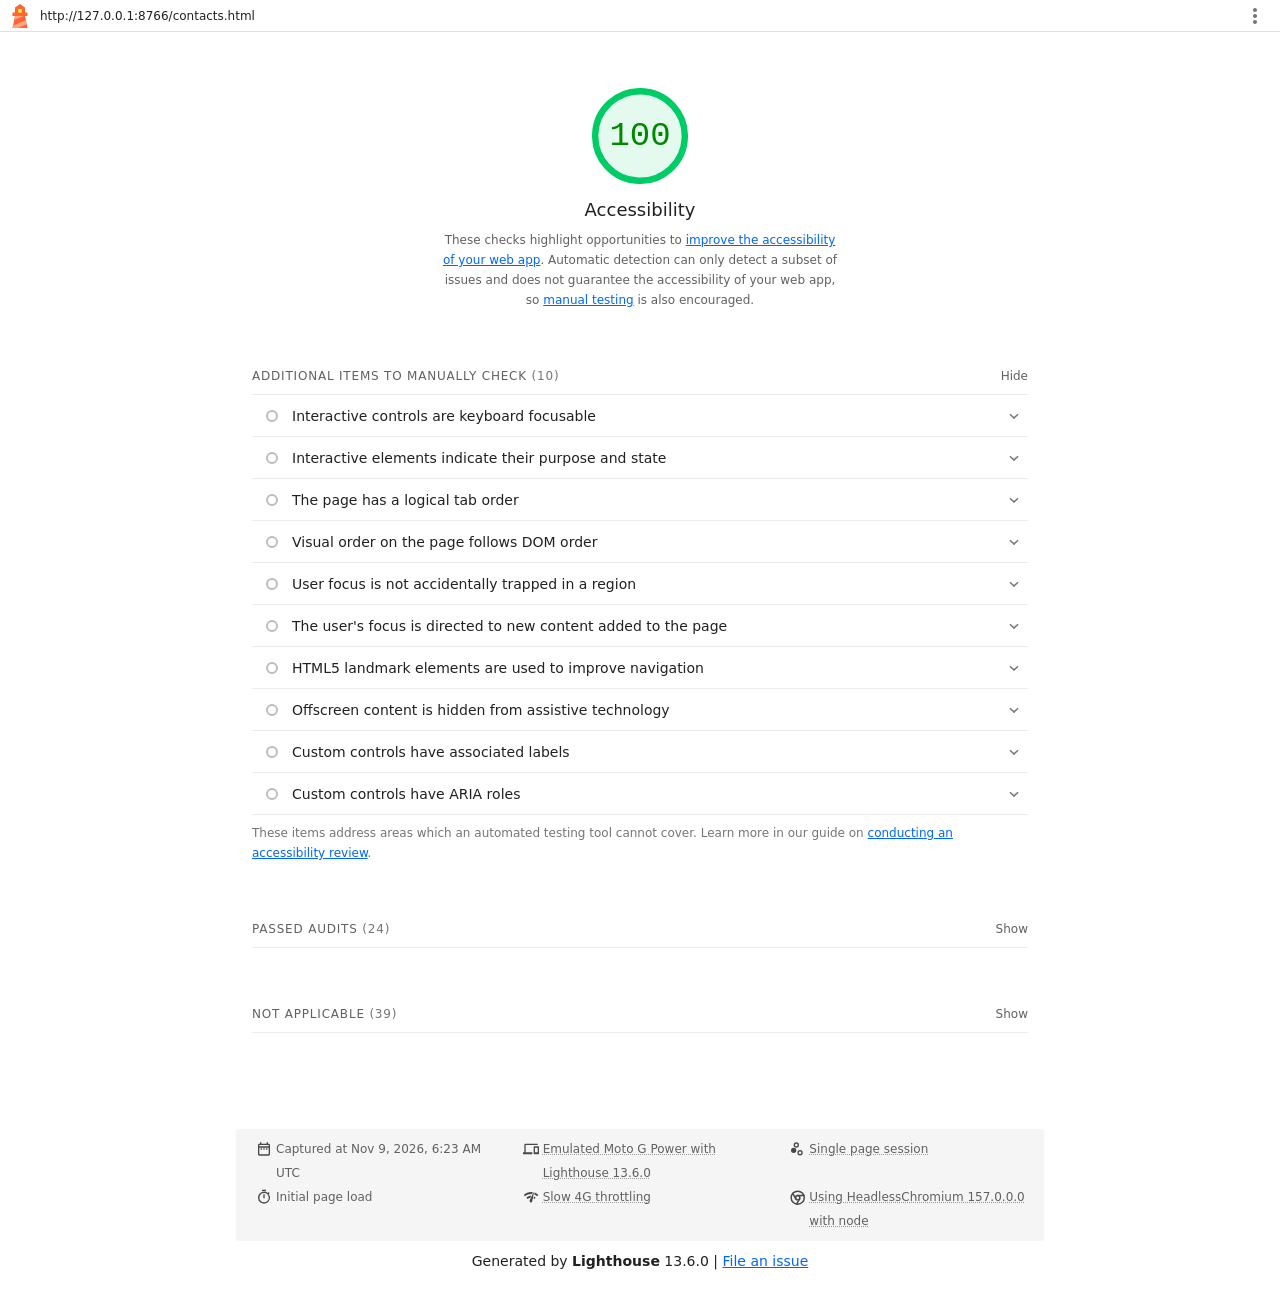
<file: lighthouse/contacts-accessibility.html>
<!--
@license
Copyright 2018 Google LLC
SPDX-License-Identifier: Apache-2.0
-->
<!doctype html>
<html lang="en">
<head>
  <meta charset="utf-8">
  <meta name="viewport" content="width=device-width, initial-scale=1, minimum-scale=1">
  <link rel="icon" href='data:image/svg+xml;utf8,<svg fill="none" xmlns="http://www.w3.org/2000/svg" viewBox="0 0 48 48"><path d="m14 7 10-7 10 7v10h5v7h-5l5 24H9l5-24H9v-7h5V7Z" fill="%23F63"/><path d="M31.561 24H14l-1.689 8.105L31.561 24ZM18.983 48H9l1.022-4.907L35.723 32.27l1.663 7.98L18.983 48Z" fill="%23FFA385"/><path fill="%23FF3" d="M20.5 10h7v7h-7z"/></svg>'>
  <title>Lighthouse Report</title>
  <style>body {margin: 0}</style>
</head>
<body>
  <noscript>Lighthouse report requires JavaScript. Please enable.</noscript>

  <div id="lh-log"></div>

  <script>window.__LIGHTHOUSE_JSON__ = {"lighthouseVersion":"13.6.0","requestedUrl":"http://127.0.0.1:8766/contacts.html","mainDocumentUrl":"http://127.0.0.1:8766/contacts.html","finalDisplayedUrl":"http://127.0.0.1:8766/contacts.html","finalUrl":"http://127.0.0.1:8766/contacts.html","fetchTime":"2026-11-09T06:23:42.473Z","gatherMode":"navigation","runWarnings":[],"userAgent":"Mozilla/5.0 (Windows NT 10.0; Win64; x64) AppleWebKit/537.36 (KHTML, like Gecko) HeadlessChrome/157.0.0.0 Safari/537.36 Edg/157.0.0.0","environment":{"networkUserAgent":"Mozilla/5.0 (Linux; Android 11; moto g power (2022)) AppleWebKit/537.36 (KHTML, like Gecko) Chrome/157.0.0.0 Mobile Safari/537.36","hostUserAgent":"Mozilla/5.0 (Windows NT 10.0; Win64; x64) AppleWebKit/537.36 (KHTML, like Gecko) HeadlessChrome/157.0.0.0 Safari/537.36 Edg/157.0.0.0","benchmarkIndex":940,"credits":{"axe-core":"4.14.0"}},"audits":{"accesskeys":{"id":"accesskeys","title":"`[accesskey]` values are unique","description":"Access keys let users quickly focus a part of the page. For proper navigation, each access key must be unique. [Learn more about access keys](https://dequeuniversity.com/rules/axe/4.14/accesskeys).","score":null,"scoreDisplayMode":"notApplicable"},"aria-allowed-attr":{"id":"aria-allowed-attr","title":"`[aria-*]` attributes match their roles","description":"Each ARIA `role` supports a specific subset of `aria-*` attributes. Mismatching these invalidates the `aria-*` attributes. [Learn how to match ARIA attributes to their roles](https://dequeuniversity.com/rules/axe/4.14/aria-allowed-attr).","score":1,"scoreDisplayMode":"binary","details":{"type":"table","headings":[{"key":"node","valueType":"node","subItemsHeading":{"key":"relatedNode","valueType":"node"},"label":"Failing Elements"}],"items":[]}},"aria-allowed-role":{"id":"aria-allowed-role","title":"Uses ARIA roles only on compatible elements","description":"Many HTML elements can only be assigned certain ARIA roles. Using ARIA roles where they are not allowed can interfere with the accessibility of the web page. [Learn more about ARIA roles](https://dequeuniversity.com/rules/axe/4.14/aria-allowed-role).","score":null,"scoreDisplayMode":"notApplicable"},"aria-command-name":{"id":"aria-command-name","title":"`button`, `link`, and `menuitem` elements have accessible names","description":"When an element doesn't have an accessible name, screen readers announce it with a generic name, making it unusable for users who rely on screen readers. [Learn how to make command elements more accessible](https://dequeuniversity.com/rules/axe/4.14/aria-command-name).","score":null,"scoreDisplayMode":"notApplicable"},"aria-conditional-attr":{"id":"aria-conditional-attr","title":"ARIA attributes are used as specified for the element's role","description":"Some ARIA attributes are only allowed on an element under certain conditions. [Learn more about conditional ARIA attributes](https://dequeuniversity.com/rules/axe/4.14/aria-conditional-attr).","score":1,"scoreDisplayMode":"binary","details":{"type":"table","headings":[{"key":"node","valueType":"node","subItemsHeading":{"key":"relatedNode","valueType":"node"},"label":"Failing Elements"}],"items":[]}},"aria-deprecated-role":{"id":"aria-deprecated-role","title":"Deprecated ARIA roles were not used","description":"Deprecated ARIA roles may not be processed correctly by assistive technology. [Learn more about deprecated ARIA roles](https://dequeuniversity.com/rules/axe/4.14/aria-deprecated-role).","score":null,"scoreDisplayMode":"notApplicable"},"aria-dialog-name":{"id":"aria-dialog-name","title":"Elements with `role=\"dialog\"` or `role=\"alertdialog\"` have accessible names.","description":"ARIA dialog elements without accessible names may prevent screen readers users from discerning the purpose of these elements. [Learn how to make ARIA dialog elements more accessible](https://dequeuniversity.com/rules/axe/4.14/aria-dialog-name).","score":null,"scoreDisplayMode":"notApplicable"},"aria-hidden-body":{"id":"aria-hidden-body","title":"`[aria-hidden=\"true\"]` is not present on the document `\u003cbody>`","description":"Assistive technologies, like screen readers, work inconsistently when `aria-hidden=\"true\"` is set on the document `\u003cbody>`. [Learn how `aria-hidden` affects the document body](https://dequeuniversity.com/rules/axe/4.14/aria-hidden-body).","score":1,"scoreDisplayMode":"binary","details":{"type":"table","headings":[{"key":"node","valueType":"node","subItemsHeading":{"key":"relatedNode","valueType":"node"},"label":"Failing Elements"}],"items":[]}},"aria-hidden-focus":{"id":"aria-hidden-focus","title":"`[aria-hidden=\"true\"]` elements do not contain focusable descendents","description":"Focusable descendents within an `[aria-hidden=\"true\"]` element prevent those interactive elements from being available to users of assistive technologies like screen readers. [Learn how `aria-hidden` affects focusable elements](https://dequeuniversity.com/rules/axe/4.14/aria-hidden-focus).","score":null,"scoreDisplayMode":"notApplicable"},"aria-input-field-name":{"id":"aria-input-field-name","title":"ARIA input fields have accessible names","description":"When an input field doesn't have an accessible name, screen readers announce it with a generic name, making it unusable for users who rely on screen readers. [Learn more about input field labels](https://dequeuniversity.com/rules/axe/4.14/aria-input-field-name).","score":null,"scoreDisplayMode":"notApplicable"},"aria-meter-name":{"id":"aria-meter-name","title":"ARIA `meter` elements have accessible names","description":"When a meter element doesn't have an accessible name, screen readers announce it with a generic name, making it unusable for users who rely on screen readers. [Learn how to name `meter` elements](https://dequeuniversity.com/rules/axe/4.14/aria-meter-name).","score":null,"scoreDisplayMode":"notApplicable"},"aria-progressbar-name":{"id":"aria-progressbar-name","title":"ARIA `progressbar` elements have accessible names","description":"When a `progressbar` element doesn't have an accessible name, screen readers announce it with a generic name, making it unusable for users who rely on screen readers. [Learn how to label `progressbar` elements](https://dequeuniversity.com/rules/axe/4.14/aria-progressbar-name).","score":null,"scoreDisplayMode":"notApplicable"},"aria-prohibited-attr":{"id":"aria-prohibited-attr","title":"Elements use only permitted ARIA attributes","description":"Using ARIA attributes in roles where they are prohibited can mean that important information is not communicated to users of assistive technologies. [Learn more about prohibited ARIA roles](https://dequeuniversity.com/rules/axe/4.14/aria-prohibited-attr).","score":1,"scoreDisplayMode":"binary","details":{"type":"table","headings":[{"key":"node","valueType":"node","subItemsHeading":{"key":"relatedNode","valueType":"node"},"label":"Failing Elements"}],"items":[]}},"aria-required-attr":{"id":"aria-required-attr","title":"`[role]`s have all required `[aria-*]` attributes","description":"Some ARIA roles have required attributes that describe the state of the element to screen readers. [Learn more about roles and required attributes](https://dequeuniversity.com/rules/axe/4.14/aria-required-attr).","score":null,"scoreDisplayMode":"notApplicable"},"aria-required-children":{"id":"aria-required-children","title":"Elements with an ARIA `[role]` that require children to contain a specific `[role]` have all required children.","description":"Some ARIA parent roles must contain specific child roles to perform their intended accessibility functions. [Learn more about roles and required children elements](https://dequeuniversity.com/rules/axe/4.14/aria-required-children).","score":null,"scoreDisplayMode":"notApplicable"},"aria-required-parent":{"id":"aria-required-parent","title":"`[role]`s are contained by their required parent element","description":"Some ARIA child roles must be contained by specific parent roles to properly perform their intended accessibility functions. [Learn more about ARIA roles and required parent element](https://dequeuniversity.com/rules/axe/4.14/aria-required-parent).","score":null,"scoreDisplayMode":"notApplicable"},"aria-roles":{"id":"aria-roles","title":"`[role]` values are valid","description":"ARIA roles must have valid values in order to perform their intended accessibility functions. [Learn more about valid ARIA roles](https://dequeuniversity.com/rules/axe/4.14/aria-roles).","score":null,"scoreDisplayMode":"notApplicable"},"aria-text":{"id":"aria-text","title":"Elements with the `role=text` attribute do not have focusable descendents.","description":"Adding `role=text` around a text node split by markup enables VoiceOver to treat it as one phrase, but the element's focusable descendents will not be announced. [Learn more about the `role=text` attribute](https://dequeuniversity.com/rules/axe/4.14/aria-text).","score":null,"scoreDisplayMode":"notApplicable"},"aria-toggle-field-name":{"id":"aria-toggle-field-name","title":"ARIA toggle fields have accessible names","description":"When a toggle field doesn't have an accessible name, screen readers announce it with a generic name, making it unusable for users who rely on screen readers. [Learn more about toggle fields](https://dequeuniversity.com/rules/axe/4.14/aria-toggle-field-name).","score":null,"scoreDisplayMode":"notApplicable"},"aria-tooltip-name":{"id":"aria-tooltip-name","title":"ARIA `tooltip` elements have accessible names","description":"When a tooltip element doesn't have an accessible name, screen readers announce it with a generic name, making it unusable for users who rely on screen readers. [Learn how to name `tooltip` elements](https://dequeuniversity.com/rules/axe/4.14/aria-tooltip-name).","score":null,"scoreDisplayMode":"notApplicable"},"aria-treeitem-name":{"id":"aria-treeitem-name","title":"ARIA `treeitem` elements have accessible names","description":"When a `treeitem` element doesn't have an accessible name, screen readers announce it with a generic name, making it unusable for users who rely on screen readers. [Learn more about labeling `treeitem` elements](https://dequeuniversity.com/rules/axe/4.14/aria-treeitem-name).","score":null,"scoreDisplayMode":"notApplicable"},"aria-valid-attr-value":{"id":"aria-valid-attr-value","title":"`[aria-*]` attributes have valid values","description":"Assistive technologies, like screen readers, can't interpret ARIA attributes with invalid values. [Learn more about valid values for ARIA attributes](https://dequeuniversity.com/rules/axe/4.14/aria-valid-attr-value).","score":1,"scoreDisplayMode":"binary","details":{"type":"table","headings":[{"key":"node","valueType":"node","subItemsHeading":{"key":"relatedNode","valueType":"node"},"label":"Failing Elements"}],"items":[]}},"aria-valid-attr":{"id":"aria-valid-attr","title":"`[aria-*]` attributes are valid and not misspelled","description":"Assistive technologies, like screen readers, can't interpret ARIA attributes with invalid names. [Learn more about valid ARIA attributes](https://dequeuniversity.com/rules/axe/4.14/aria-valid-attr).","score":1,"scoreDisplayMode":"binary","details":{"type":"table","headings":[{"key":"node","valueType":"node","subItemsHeading":{"key":"relatedNode","valueType":"node"},"label":"Failing Elements"}],"items":[]}},"button-name":{"id":"button-name","title":"Buttons have an accessible name","description":"When a button doesn't have an accessible name, screen readers announce it as \"button\", making it unusable for users who rely on screen readers. [Learn how to make buttons more accessible](https://dequeuniversity.com/rules/axe/4.14/button-name).","score":1,"scoreDisplayMode":"binary","details":{"type":"table","headings":[{"key":"node","valueType":"node","subItemsHeading":{"key":"relatedNode","valueType":"node"},"label":"Failing Elements"}],"items":[]}},"bypass":{"id":"bypass","title":"The page contains a heading, skip link, or landmark region","description":"Adding ways to bypass repetitive content lets keyboard users navigate the page more efficiently. [Learn more about bypass blocks](https://dequeuniversity.com/rules/axe/4.14/bypass).","score":null,"scoreDisplayMode":"notApplicable"},"color-contrast":{"id":"color-contrast","title":"Background and foreground colors have a sufficient contrast ratio","description":"Low-contrast text is difficult or impossible for many users to read. [Learn how to provide sufficient color contrast](https://dequeuniversity.com/rules/axe/4.14/color-contrast).","score":1,"scoreDisplayMode":"binary","details":{"type":"table","headings":[{"key":"node","valueType":"node","subItemsHeading":{"key":"relatedNode","valueType":"node"},"label":"Failing Elements"}],"items":[]}},"definition-list":{"id":"definition-list","title":"`\u003cdl>`'s contain only properly-ordered `\u003cdt>` and `\u003cdd>` groups, `\u003cscript>`, `\u003ctemplate>` or `\u003cdiv>` elements.","description":"When definition lists are not properly marked up, screen readers may produce confusing or inaccurate output. [Learn how to structure definition lists correctly](https://dequeuniversity.com/rules/axe/4.14/definition-list).","score":null,"scoreDisplayMode":"notApplicable"},"dlitem":{"id":"dlitem","title":"Definition list items are wrapped in `\u003cdl>` elements","description":"Definition list items (`\u003cdt>` and `\u003cdd>`) must be wrapped in a parent `\u003cdl>` element to ensure that screen readers can properly announce them. [Learn how to structure definition lists correctly](https://dequeuniversity.com/rules/axe/4.14/dlitem).","score":null,"scoreDisplayMode":"notApplicable"},"document-title":{"id":"document-title","title":"Document has a `\u003ctitle>` element","description":"The title gives screen reader users an overview of the page, and search engine users rely on it heavily to determine if a page is relevant to their search. [Learn more about document titles](https://dequeuniversity.com/rules/axe/4.14/document-title).","score":1,"scoreDisplayMode":"binary","details":{"type":"table","headings":[{"key":"node","valueType":"node","subItemsHeading":{"key":"relatedNode","valueType":"node"},"label":"Failing Elements"}],"items":[]}},"duplicate-id-aria":{"id":"duplicate-id-aria","title":"ARIA IDs are unique","description":"The value of an ARIA ID must be unique to prevent other instances from being overlooked by assistive technologies. [Learn how to fix duplicate ARIA IDs](https://dequeuniversity.com/rules/axe/4.14/duplicate-id-aria).","score":null,"scoreDisplayMode":"notApplicable"},"empty-heading":{"id":"empty-heading","title":"All heading elements contain content.","description":"A heading with no content or inaccessible text prevent screen reader users from accessing information on the page's structure. [Learn more about headings](https://dequeuniversity.com/rules/axe/4.14/empty-heading).","score":null,"scoreDisplayMode":"notApplicable"},"form-field-multiple-labels":{"id":"form-field-multiple-labels","title":"No form fields have multiple labels","description":"Form fields with multiple labels can be confusingly announced by assistive technologies like screen readers which use either the first, the last, or all of the labels. [Learn how to use form labels](https://dequeuniversity.com/rules/axe/4.14/form-field-multiple-labels).","score":null,"scoreDisplayMode":"notApplicable"},"frame-title":{"id":"frame-title","title":"`\u003cframe>` or `\u003ciframe>` elements have a title","description":"Screen reader users rely on frame titles to describe the contents of frames. [Learn more about frame titles](https://dequeuniversity.com/rules/axe/4.14/frame-title).","score":null,"scoreDisplayMode":"notApplicable"},"heading-order":{"id":"heading-order","title":"Heading elements appear in a sequentially-descending order","description":"Properly ordered headings that do not skip levels convey the semantic structure of the page, making it easier to navigate and understand when using assistive technologies. [Learn more about heading order](https://dequeuniversity.com/rules/axe/4.14/heading-order).","score":1,"scoreDisplayMode":"binary","details":{"type":"table","headings":[{"key":"node","valueType":"node","subItemsHeading":{"key":"relatedNode","valueType":"node"},"label":"Failing Elements"}],"items":[]}},"html-has-lang":{"id":"html-has-lang","title":"`\u003chtml>` element has a `[lang]` attribute","description":"If a page doesn't specify a `lang` attribute, a screen reader assumes that the page is in the default language that the user chose when setting up the screen reader. If the page isn't actually in the default language, then the screen reader might not announce the page's text correctly. [Learn more about the `lang` attribute](https://dequeuniversity.com/rules/axe/4.14/html-has-lang).","score":1,"scoreDisplayMode":"binary","details":{"type":"table","headings":[{"key":"node","valueType":"node","subItemsHeading":{"key":"relatedNode","valueType":"node"},"label":"Failing Elements"}],"items":[]}},"html-lang-valid":{"id":"html-lang-valid","title":"`\u003chtml>` element has a valid value for its `[lang]` attribute","description":"Specifying a valid [BCP 47 language](https://www.w3.org/International/questions/qa-choosing-language-tags#question) helps screen readers announce text properly. [Learn how to use the `lang` attribute](https://dequeuniversity.com/rules/axe/4.14/html-lang-valid).","score":1,"scoreDisplayMode":"binary","details":{"type":"table","headings":[{"key":"node","valueType":"node","subItemsHeading":{"key":"relatedNode","valueType":"node"},"label":"Failing Elements"}],"items":[]}},"html-xml-lang-mismatch":{"id":"html-xml-lang-mismatch","title":"`\u003chtml>` element has an `[xml:lang]` attribute with the same base language as the `[lang]` attribute.","description":"If the webpage does not specify a consistent language, then the screen reader might not announce the page's text correctly. [Learn more about the `lang` attribute](https://dequeuniversity.com/rules/axe/4.14/html-xml-lang-mismatch).","score":null,"scoreDisplayMode":"notApplicable"},"identical-links-same-purpose":{"id":"identical-links-same-purpose","title":"Identical links have the same purpose.","description":"Links with the same destination should have the same description, to help users understand the link's purpose and decide whether to follow it. [Learn more about identical links](https://dequeuniversity.com/rules/axe/4.14/identical-links-same-purpose).","score":null,"scoreDisplayMode":"notApplicable"},"image-alt":{"id":"image-alt","title":"Image elements have `[alt]` attributes","description":"Informative elements should aim for short, descriptive alternate text. Decorative elements can be ignored with an empty alt attribute. [Learn more about the `alt` attribute](https://dequeuniversity.com/rules/axe/4.14/image-alt).","score":null,"scoreDisplayMode":"notApplicable"},"image-redundant-alt":{"id":"image-redundant-alt","title":"Image elements do not have `[alt]` attributes that are redundant text.","description":"Informative elements should aim for short, descriptive alternative text. Alternative text that is exactly the same as the text adjacent to the link or image is potentially confusing for screen reader users, because the text will be read twice. [Learn more about the `alt` attribute](https://dequeuniversity.com/rules/axe/4.14/image-redundant-alt).","score":null,"scoreDisplayMode":"notApplicable"},"input-button-name":{"id":"input-button-name","title":"Input buttons have discernible text.","description":"Adding discernable and accessible text to input buttons may help screen reader users understand the purpose of the input button. [Learn more about input buttons](https://dequeuniversity.com/rules/axe/4.14/input-button-name).","score":null,"scoreDisplayMode":"notApplicable"},"input-image-alt":{"id":"input-image-alt","title":"`\u003cinput type=\"image\">` elements have `[alt]` text","description":"When an image is being used as an `\u003cinput>` button, providing alternative text can help screen reader users understand the purpose of the button. [Learn about input image alt text](https://dequeuniversity.com/rules/axe/4.14/input-image-alt).","score":null,"scoreDisplayMode":"notApplicable"},"label-content-name-mismatch":{"id":"label-content-name-mismatch","title":"Elements with visible text labels have matching accessible names.","description":"Visible text labels that do not match the accessible name can result in a confusing experience for screen reader users. [Learn more about accessible names](https://dequeuniversity.com/rules/axe/4.14/label-content-name-mismatch).","score":null,"scoreDisplayMode":"notApplicable"},"label":{"id":"label","title":"Form elements have associated labels","description":"Labels ensure that form controls are announced properly by assistive technologies, like screen readers. [Learn more about form element labels](https://dequeuniversity.com/rules/axe/4.14/label).","score":1,"scoreDisplayMode":"binary","details":{"type":"table","headings":[{"key":"node","valueType":"node","subItemsHeading":{"key":"relatedNode","valueType":"node"},"label":"Failing Elements"}],"items":[]}},"landmark-one-main":{"id":"landmark-one-main","title":"Document has a main landmark.","description":"One main landmark helps screen reader users navigate a web page. [Learn more about landmarks](https://dequeuniversity.com/rules/axe/4.14/landmark-one-main).","score":1,"scoreDisplayMode":"binary","details":{"type":"table","headings":[{"key":"node","valueType":"node","subItemsHeading":{"key":"relatedNode","valueType":"node"},"label":"Failing Elements"}],"items":[]}},"link-name":{"id":"link-name","title":"Links have a discernible name","description":"Link text (and alternate text for images, when used as links) that is discernible, unique, and focusable improves the navigation experience for screen reader users. [Learn how to make links accessible](https://dequeuniversity.com/rules/axe/4.14/link-name).","score":1,"scoreDisplayMode":"binary","details":{"type":"table","headings":[{"key":"node","valueType":"node","subItemsHeading":{"key":"relatedNode","valueType":"node"},"label":"Failing Elements"}],"items":[]}},"link-in-text-block":{"id":"link-in-text-block","title":"Links are distinguishable without relying on color.","description":"Low-contrast text is difficult or impossible for many users to read. Link text that is discernible improves the experience for users with low vision. [Learn how to make links distinguishable](https://dequeuniversity.com/rules/axe/4.14/link-in-text-block).","score":1,"scoreDisplayMode":"binary","details":{"type":"table","headings":[{"key":"node","valueType":"node","subItemsHeading":{"key":"relatedNode","valueType":"node"},"label":"Failing Elements"}],"items":[]}},"list":{"id":"list","title":"Lists contain only `\u003cli>` elements and script supporting elements (`\u003cscript>` and `\u003ctemplate>`).","description":"Screen readers have a specific way of announcing lists. Ensuring proper list structure aids screen reader output. [Learn more about proper list structure](https://dequeuniversity.com/rules/axe/4.14/list).","score":1,"scoreDisplayMode":"binary","details":{"type":"table","headings":[{"key":"node","valueType":"node","subItemsHeading":{"key":"relatedNode","valueType":"node"},"label":"Failing Elements"}],"items":[]}},"listitem":{"id":"listitem","title":"List items (`\u003cli>`) are contained within `\u003cul>`, `\u003col>` or `\u003cmenu>` parent elements","description":"Screen readers require list items (`\u003cli>`) to be contained within a parent `\u003cul>`, `\u003col>` or `\u003cmenu>` to be announced properly. [Learn more about proper list structure](https://dequeuniversity.com/rules/axe/4.14/listitem).","score":1,"scoreDisplayMode":"binary","details":{"type":"table","headings":[{"key":"node","valueType":"node","subItemsHeading":{"key":"relatedNode","valueType":"node"},"label":"Failing Elements"}],"items":[]}},"meta-refresh":{"id":"meta-refresh","title":"The document does not use `\u003cmeta http-equiv=\"refresh\">`","description":"Users do not expect a page to refresh automatically, and doing so will move focus back to the top of the page. This may create a frustrating or confusing experience. [Learn more about the refresh meta tag](https://dequeuniversity.com/rules/axe/4.14/meta-refresh).","score":null,"scoreDisplayMode":"notApplicable"},"meta-viewport":{"id":"meta-viewport","title":"`[user-scalable=\"no\"]` is not used in the `\u003cmeta name=\"viewport\">` element and the `[maximum-scale]` attribute is not less than 5.","description":"Disabling zooming is problematic for users with low vision who rely on screen magnification to properly see the contents of a web page. [Learn more about the viewport meta tag](https://dequeuniversity.com/rules/axe/4.14/meta-viewport).","score":1,"scoreDisplayMode":"binary","details":{"type":"table","headings":[{"key":"node","valueType":"node","subItemsHeading":{"key":"relatedNode","valueType":"node"},"label":"Failing Elements"}],"items":[]}},"object-alt":{"id":"object-alt","title":"`\u003cobject>` elements have alternate text","description":"Screen readers cannot translate non-text content. Adding alternate text to `\u003cobject>` elements helps screen readers convey meaning to users. [Learn more about alt text for `object` elements](https://dequeuniversity.com/rules/axe/4.14/object-alt).","score":null,"scoreDisplayMode":"notApplicable"},"select-name":{"id":"select-name","title":"Select elements have associated label elements.","description":"Form elements without effective labels can create frustrating experiences for screen reader users. [Learn more about the `select` element](https://dequeuniversity.com/rules/axe/4.14/select-name).","score":1,"scoreDisplayMode":"binary","details":{"type":"table","headings":[{"key":"node","valueType":"node","subItemsHeading":{"key":"relatedNode","valueType":"node"},"label":"Failing Elements"}],"items":[]}},"skip-link":{"id":"skip-link","title":"Skip links are focusable.","description":"Including a skip link can help users skip to the main content to save time. [Learn more about skip links](https://dequeuniversity.com/rules/axe/4.14/skip-link).","score":1,"scoreDisplayMode":"binary","details":{"type":"table","headings":[{"key":"node","valueType":"node","subItemsHeading":{"key":"relatedNode","valueType":"node"},"label":"Failing Elements"}],"items":[]}},"tabindex":{"id":"tabindex","title":"No element has a `[tabindex]` value greater than 0","description":"A value greater than 0 implies an explicit navigation ordering. Although technically valid, this often creates frustrating experiences for users who rely on assistive technologies. [Learn more about the `tabindex` attribute](https://dequeuniversity.com/rules/axe/4.14/tabindex).","score":1,"scoreDisplayMode":"binary","details":{"type":"table","headings":[{"key":"node","valueType":"node","subItemsHeading":{"key":"relatedNode","valueType":"node"},"label":"Failing Elements"}],"items":[]}},"table-duplicate-name":{"id":"table-duplicate-name","title":"Tables have different content in the summary attribute and `\u003ccaption>`.","description":"The summary attribute should describe the table structure, while `\u003ccaption>` should have the onscreen title. Accurate table mark-up helps users of screen readers. [Learn more about summary and caption](https://dequeuniversity.com/rules/axe/4.14/table-duplicate-name).","score":null,"scoreDisplayMode":"notApplicable"},"table-fake-caption":{"id":"table-fake-caption","title":"Tables use `\u003ccaption>` instead of cells with the `[colspan]` attribute to indicate a caption.","description":"Screen readers have features to make navigating tables easier. Ensuring that tables use the actual caption element instead of cells with the `[colspan]` attribute may improve the experience for screen reader users. [Learn more about captions](https://dequeuniversity.com/rules/axe/4.14/table-fake-caption).","score":null,"scoreDisplayMode":"notApplicable"},"target-size":{"id":"target-size","title":"Touch targets have sufficient size and spacing.","description":"Touch targets with sufficient size and spacing help users who may have difficulty targeting small controls to activate the targets. [Learn more about touch targets](https://dequeuniversity.com/rules/axe/4.14/target-size).","score":1,"scoreDisplayMode":"binary","details":{"type":"table","headings":[{"key":"node","valueType":"node","subItemsHeading":{"key":"relatedNode","valueType":"node"},"label":"Failing Elements"}],"items":[]}},"td-has-header":{"id":"td-has-header","title":"`\u003ctd>` elements in a large `\u003ctable>` have one or more table headers.","description":"Screen readers have features to make navigating tables easier. Ensuring that `\u003ctd>` elements in a large table (3 or more cells in width and height) have an associated table header may improve the experience for screen reader users. [Learn more about table headers](https://dequeuniversity.com/rules/axe/4.14/td-has-header).","score":null,"scoreDisplayMode":"notApplicable"},"td-headers-attr":{"id":"td-headers-attr","title":"Cells in a `\u003ctable>` element that use the `[headers]` attribute refer to table cells within the same table.","description":"Screen readers have features to make navigating tables easier. Ensuring `\u003ctd>` cells using the `[headers]` attribute only refer to other cells in the same table may improve the experience for screen reader users. [Learn more about the `headers` attribute](https://dequeuniversity.com/rules/axe/4.14/td-headers-attr).","score":null,"scoreDisplayMode":"notApplicable"},"th-has-data-cells":{"id":"th-has-data-cells","title":"`\u003cth>` elements and elements with `[role=\"columnheader\"/\"rowheader\"]` have data cells they describe.","description":"Screen readers have features to make navigating tables easier. Ensuring table headers always refer to some set of cells may improve the experience for screen reader users. [Learn more about table headers](https://dequeuniversity.com/rules/axe/4.14/th-has-data-cells).","score":null,"scoreDisplayMode":"notApplicable"},"valid-lang":{"id":"valid-lang","title":"`[lang]` attributes have a valid value","description":"Specifying a valid [BCP 47 language](https://www.w3.org/International/questions/qa-choosing-language-tags#question) on elements helps ensure that text is pronounced correctly by a screen reader. [Learn how to use the `lang` attribute](https://dequeuniversity.com/rules/axe/4.14/valid-lang).","score":null,"scoreDisplayMode":"notApplicable"},"video-caption":{"id":"video-caption","title":"`\u003cvideo>` elements contain a `\u003ctrack>` element with `[kind=\"captions\"]`","description":"When a video provides a caption it is easier for deaf and hearing impaired users to access its information. [Learn more about video captions](https://dequeuniversity.com/rules/axe/4.14/video-caption).","score":null,"scoreDisplayMode":"notApplicable"},"custom-controls-labels":{"id":"custom-controls-labels","title":"Custom controls have associated labels","description":"Custom interactive controls have associated labels, provided by aria-label or aria-labelledby. [Learn more about custom controls and labels](https://developer.chrome.com/docs/lighthouse/accessibility/custom-controls-labels/).","score":null,"scoreDisplayMode":"manual"},"custom-controls-roles":{"id":"custom-controls-roles","title":"Custom controls have ARIA roles","description":"Custom interactive controls have appropriate ARIA roles. [Learn how to add roles to custom controls](https://developer.chrome.com/docs/lighthouse/accessibility/custom-control-roles/).","score":null,"scoreDisplayMode":"manual"},"focus-traps":{"id":"focus-traps","title":"User focus is not accidentally trapped in a region","description":"A user can tab into and out of any control or region without accidentally trapping their focus. [Learn how to avoid focus traps](https://developer.chrome.com/docs/lighthouse/accessibility/focus-traps/).","score":null,"scoreDisplayMode":"manual"},"focusable-controls":{"id":"focusable-controls","title":"Interactive controls are keyboard focusable","description":"Custom interactive controls are keyboard focusable and display a focus indicator. [Learn how to make custom controls focusable](https://developer.chrome.com/docs/lighthouse/accessibility/focusable-controls/).","score":null,"scoreDisplayMode":"manual"},"interactive-element-affordance":{"id":"interactive-element-affordance","title":"Interactive elements indicate their purpose and state","description":"Interactive elements, such as links and buttons, should indicate their state and be distinguishable from non-interactive elements. [Learn how to decorate interactive elements with affordance hints](https://developer.chrome.com/docs/lighthouse/accessibility/interactive-element-affordance/).","score":null,"scoreDisplayMode":"manual"},"logical-tab-order":{"id":"logical-tab-order","title":"The page has a logical tab order","description":"Tabbing through the page follows the visual layout. Users cannot focus elements that are offscreen. [Learn more about logical tab ordering](https://developer.chrome.com/docs/lighthouse/accessibility/logical-tab-order/).","score":null,"scoreDisplayMode":"manual"},"managed-focus":{"id":"managed-focus","title":"The user's focus is directed to new content added to the page","description":"If new content, such as a dialog, is added to the page, the user's focus is directed to it. [Learn how to direct focus to new content](https://developer.chrome.com/docs/lighthouse/accessibility/managed-focus/).","score":null,"scoreDisplayMode":"manual"},"offscreen-content-hidden":{"id":"offscreen-content-hidden","title":"Offscreen content is hidden from assistive technology","description":"Offscreen content is hidden with display: none or aria-hidden=true. [Learn how to properly hide offscreen content](https://developer.chrome.com/docs/lighthouse/accessibility/offscreen-content-hidden/).","score":null,"scoreDisplayMode":"manual"},"use-landmarks":{"id":"use-landmarks","title":"HTML5 landmark elements are used to improve navigation","description":"Landmark elements (`\u003cmain>`, `\u003cnav>`, etc.) are used to improve the keyboard navigation of the page for assistive technology. [Learn more about landmark elements](https://developer.chrome.com/docs/lighthouse/accessibility/use-landmarks/).","score":null,"scoreDisplayMode":"manual"},"visual-order-follows-dom":{"id":"visual-order-follows-dom","title":"Visual order on the page follows DOM order","description":"DOM order matches the visual order, improving navigation for assistive technology. [Learn more about DOM and visual ordering](https://developer.chrome.com/docs/lighthouse/accessibility/visual-order-follows-dom/).","score":null,"scoreDisplayMode":"manual"},"autocomplete-valid":{"id":"autocomplete-valid","title":"`autocomplete` attributes are used correctly","description":"The `autocomplete` attribute values must be valid and correctly applied for screen readers to function correctly. [Learn more about valid autocomplete values](https://dequeuniversity.com/rules/axe/4.14/autocomplete-valid).","score":1,"scoreDisplayMode":"binary","details":{"type":"table","headings":[{"key":"node","valueType":"node","subItemsHeading":{"key":"relatedNode","valueType":"node"},"label":"Failing Elements"}],"items":[]}},"presentation-role-conflict":{"id":"presentation-role-conflict","title":"Elements with `role=\"none\"` or `role=\"presentation\"` do not have conflicts","description":"There are certain cases where the semantic role of an element with `role=\"none\"` or `role=\"presentation\"` does not resolve to none or presentation. To ensure the element remains removed from the accessibility tree, you should not add any global ARIA attributes to the element or make it focusable. [Learn more about presentation role conflict](https://dequeuniversity.com/rules/axe/4.14/presentation-role-conflict).","score":null,"scoreDisplayMode":"notApplicable"},"svg-img-alt":{"id":"svg-img-alt","title":"SVG elements with an `img` role have an accessible text alternative","description":"Ensures SVG elements with an `img`, `graphics-document` or `graphics-symbol` role have an accessible text alternative. [Learn more about SVG alt text](https://dequeuniversity.com/rules/axe/4.14/svg-img-alt).","score":null,"scoreDisplayMode":"notApplicable"}},"configSettings":{"output":"html","maxWaitForFcp":30000,"maxWaitForLoad":45000,"pauseAfterFcpMs":1000,"pauseAfterLoadMs":1000,"networkQuietThresholdMs":1000,"cpuQuietThresholdMs":1000,"formFactor":"mobile","throttling":{"rttMs":150,"throughputKbps":1638.4,"requestLatencyMs":562.5,"downloadThroughputKbps":1474.5600000000002,"uploadThroughputKbps":675,"cpuSlowdownMultiplier":4},"throttlingMethod":"simulate","screenEmulation":{"mobile":true,"width":412,"height":823,"deviceScaleFactor":1.75,"disabled":false},"emulatedUserAgent":"Mozilla/5.0 (Linux; Android 11; moto g power (2022)) AppleWebKit/537.36 (KHTML, like Gecko) Chrome/136.0.0.0 Mobile Safari/537.36","auditMode":false,"gatherMode":false,"clearStorageTypes":["file_systems","shader_cache","service_workers","cache_storage"],"disableStorageReset":false,"debugNavigation":false,"channel":"node","usePassiveGathering":false,"disableFullPageScreenshot":false,"skipAboutBlank":false,"blankPage":"about:blank","ignoreStatusCode":false,"locale":"en-US","blockedUrlPatterns":null,"additionalTraceCategories":null,"extraHeaders":null,"precomputedLanternData":null,"onlyAudits":null,"onlyCategories":["accessibility"],"skipAudits":null},"categories":{"accessibility":{"title":"Accessibility","description":"These checks highlight opportunities to [improve the accessibility of your web app](https://developer.chrome.com/docs/lighthouse/accessibility/). Automatic detection can only detect a subset of issues and does not guarantee the accessibility of your web app, so [manual testing](https://web.dev/articles/how-to-review) is also encouraged.","manualDescription":"These items address areas which an automated testing tool cannot cover. Learn more in our guide on [conducting an accessibility review](https://web.dev/articles/how-to-review).","supportedModes":["navigation","snapshot"],"auditRefs":[{"id":"accesskeys","weight":0,"group":"a11y-navigation"},{"id":"aria-allowed-attr","weight":10,"group":"a11y-aria"},{"id":"aria-command-name","weight":0,"group":"a11y-aria"},{"id":"aria-conditional-attr","weight":7,"group":"a11y-aria"},{"id":"aria-deprecated-role","weight":0,"group":"a11y-aria"},{"id":"aria-dialog-name","weight":0,"group":"a11y-aria"},{"id":"aria-hidden-body","weight":10,"group":"a11y-aria"},{"id":"aria-hidden-focus","weight":0,"group":"a11y-aria"},{"id":"aria-input-field-name","weight":0,"group":"a11y-aria"},{"id":"aria-meter-name","weight":0,"group":"a11y-aria"},{"id":"aria-progressbar-name","weight":0,"group":"a11y-aria"},{"id":"aria-prohibited-attr","weight":7,"group":"a11y-aria"},{"id":"aria-required-attr","weight":0,"group":"a11y-aria"},{"id":"aria-required-children","weight":0,"group":"a11y-aria"},{"id":"aria-required-parent","weight":0,"group":"a11y-aria"},{"id":"aria-roles","weight":0,"group":"a11y-aria"},{"id":"aria-text","weight":0,"group":"a11y-aria"},{"id":"aria-toggle-field-name","weight":0,"group":"a11y-aria"},{"id":"aria-tooltip-name","weight":0,"group":"a11y-aria"},{"id":"aria-treeitem-name","weight":0,"group":"a11y-aria"},{"id":"aria-valid-attr-value","weight":10,"group":"a11y-aria"},{"id":"aria-valid-attr","weight":10,"group":"a11y-aria"},{"id":"button-name","weight":10,"group":"a11y-names-labels"},{"id":"bypass","weight":0,"group":"a11y-navigation"},{"id":"color-contrast","weight":7,"group":"a11y-color-contrast"},{"id":"definition-list","weight":0,"group":"a11y-tables-lists"},{"id":"dlitem","weight":0,"group":"a11y-tables-lists"},{"id":"document-title","weight":7,"group":"a11y-names-labels"},{"id":"duplicate-id-aria","weight":0,"group":"a11y-aria"},{"id":"form-field-multiple-labels","weight":0,"group":"a11y-names-labels"},{"id":"frame-title","weight":0,"group":"a11y-names-labels"},{"id":"heading-order","weight":3,"group":"a11y-navigation"},{"id":"html-has-lang","weight":7,"group":"a11y-language"},{"id":"html-lang-valid","weight":7,"group":"a11y-language"},{"id":"html-xml-lang-mismatch","weight":0,"group":"a11y-language"},{"id":"image-alt","weight":0,"group":"a11y-names-labels"},{"id":"input-button-name","weight":0,"group":"a11y-names-labels"},{"id":"input-image-alt","weight":0,"group":"a11y-names-labels"},{"id":"label","weight":10,"group":"a11y-names-labels"},{"id":"link-in-text-block","weight":7,"group":"a11y-color-contrast"},{"id":"link-name","weight":7,"group":"a11y-names-labels"},{"id":"list","weight":7,"group":"a11y-tables-lists"},{"id":"listitem","weight":7,"group":"a11y-tables-lists"},{"id":"meta-refresh","weight":0,"group":"a11y-best-practices"},{"id":"meta-viewport","weight":10,"group":"a11y-best-practices"},{"id":"object-alt","weight":0,"group":"a11y-names-labels"},{"id":"select-name","weight":10,"group":"a11y-names-labels"},{"id":"skip-link","weight":3,"group":"a11y-names-labels"},{"id":"tabindex","weight":7,"group":"a11y-navigation"},{"id":"target-size","weight":7,"group":"a11y-best-practices"},{"id":"td-headers-attr","weight":0,"group":"a11y-tables-lists"},{"id":"th-has-data-cells","weight":0,"group":"a11y-tables-lists"},{"id":"valid-lang","weight":0,"group":"a11y-language"},{"id":"video-caption","weight":0,"group":"a11y-audio-video"},{"id":"landmark-one-main","weight":3,"group":"a11y-best-practices"},{"id":"autocomplete-valid","weight":1,"group":"a11y-best-practices"},{"id":"presentation-role-conflict","weight":0,"group":"a11y-best-practices"},{"id":"svg-img-alt","weight":0,"group":"a11y-best-practices"},{"id":"focusable-controls","weight":0},{"id":"interactive-element-affordance","weight":0},{"id":"logical-tab-order","weight":0},{"id":"visual-order-follows-dom","weight":0},{"id":"focus-traps","weight":0},{"id":"managed-focus","weight":0},{"id":"use-landmarks","weight":0},{"id":"offscreen-content-hidden","weight":0},{"id":"custom-controls-labels","weight":0},{"id":"custom-controls-roles","weight":0},{"id":"table-duplicate-name","weight":0,"group":"a11y-best-practices"},{"id":"empty-heading","weight":0,"group":"a11y-best-practices"},{"id":"aria-allowed-role","weight":0,"group":"a11y-best-practices"},{"id":"image-redundant-alt","weight":0,"group":"a11y-names-labels"},{"id":"identical-links-same-purpose","weight":0,"group":"a11y-best-practices"},{"id":"label-content-name-mismatch","weight":0,"group":"hidden"},{"id":"table-fake-caption","weight":0,"group":"hidden"},{"id":"td-has-header","weight":0,"group":"hidden"}],"id":"accessibility","score":1}},"categoryGroups":{"metrics":{"title":"Metrics"},"insights":{"title":"Insights","description":"These insights are also available in the Chrome DevTools Performance Panel - [record a trace](https://developer.chrome.com/docs/devtools/performance/reference) to view more detailed information."},"diagnostics":{"title":"Diagnostics","description":"More information about the performance of your application. These numbers don't [directly affect](https://developer.chrome.com/docs/lighthouse/performance/performance-scoring/) the Performance score."},"a11y-best-practices":{"title":"Best practices","description":"These items highlight common accessibility best practices."},"a11y-color-contrast":{"title":"Contrast","description":"These are opportunities to improve the legibility of your content."},"a11y-names-labels":{"title":"Names and labels","description":"These are opportunities to improve the semantics of the controls in your application. This may enhance the experience for users of assistive technology, like a screen reader."},"a11y-navigation":{"title":"Navigation","description":"These are opportunities to improve keyboard navigation in your application."},"a11y-aria":{"title":"ARIA","description":"These are opportunities to improve the usage of ARIA in your application which may enhance the experience for users of assistive technology, like a screen reader."},"a11y-language":{"title":"Internationalization and localization","description":"These are opportunities to improve the interpretation of your content by users in different locales."},"a11y-audio-video":{"title":"Audio and video","description":"These are opportunities to provide alternative content for audio and video. This may improve the experience for users with hearing or vision impairments."},"a11y-tables-lists":{"title":"Tables and lists","description":"These are opportunities to improve the experience of reading tabular or list data using assistive technology, like a screen reader."},"seo-mobile":{"title":"Mobile Friendly","description":"Make sure your pages are mobile friendly so users don’t have to pinch or zoom in order to read the content pages. [Learn how to make pages mobile-friendly](https://developers.google.com/search/mobile-sites/)."},"seo-content":{"title":"Content Best Practices","description":"Format your HTML in a way that enables crawlers to better understand your app’s content."},"seo-crawl":{"title":"Crawling and Indexing","description":"To appear in search results, crawlers need access to your app."},"best-practices-trust-safety":{"title":"Trust and Safety"},"best-practices-ux":{"title":"User Experience"},"best-practices-browser-compat":{"title":"Browser Compatibility"},"best-practices-general":{"title":"General"},"webmcp":{"title":"WebMCP","description":"Audits validating WebMCP integration."},"agent-accessibility":{"title":"Agent Accessibility","description":"These audits highlight best practices for improving the accessibility of the website for AI agents."},"agent-discoverability":{"title":"Agent Discoverability","description":"These audits validate that websites expose discoverable resources, documentation, and catalogs for AI agents."},"hidden":{"title":""}},"stackPacks":[],"entities":[{"name":"127.0.0.1","origins":["http://127.0.0.1:8766"],"isFirstParty":true,"isUnrecognized":true}],"fullPageScreenshot":{"screenshot":{"data":"[data-uri]","width":412,"height":1492},"nodes":{}},"timing":{"entries":[{"startTime":28826.84,"name":"lh:config","duration":225.45,"entryType":"measure"},{"startTime":28827.43,"name":"lh:config:resolveArtifactsToDefns","duration":2.46,"entryType":"measure"},{"startTime":29052.35,"name":"lh:runner:gather","duration":5182.93,"entryType":"measure"},{"startTime":29148.03,"name":"lh:driver:connect","duration":16.23,"entryType":"measure"},{"startTime":29164.93,"name":"lh:driver:navigate","duration":21.66,"entryType":"measure"},{"startTime":29186.81,"name":"lh:gather:getBenchmarkIndex","duration":1010.42,"entryType":"measure"},{"startTime":30197.27,"name":"lh:gather:getVersion","duration":1.1,"entryType":"measure"},{"startTime":30198.39,"name":"lh:gather:getDevicePixelRatio","duration":1.31,"entryType":"measure"},{"startTime":30199.78,"name":"lh:prepare:navigationMode","duration":144.48,"entryType":"measure"},{"startTime":30200.58,"name":"lh:gather:getVersion","duration":0.61,"entryType":"measure"},{"startTime":30222.21,"name":"lh:storage:clearDataForOrigin","duration":66.03,"entryType":"measure"},{"startTime":30288.3,"name":"lh:storage:clearBrowserCaches","duration":52.05,"entryType":"measure"},{"startTime":30341.56,"name":"lh:gather:prepareThrottlingAndNetwork","duration":2.66,"entryType":"measure"},{"startTime":30350.17,"name":"lh:driver:navigate","duration":2448.42,"entryType":"measure"},{"startTime":32801.55,"name":"lh:computed:NetworkRecords","duration":0.36,"entryType":"measure"},{"startTime":32802.02,"name":"lh:gather:getArtifact:DevtoolsLog","duration":0.02,"entryType":"measure"},{"startTime":32802.05,"name":"lh:gather:getArtifact:Accessibility","duration":233.87,"entryType":"measure"},{"startTime":33036.02,"name":"lh:gather:getArtifact:NetworkUserAgent","duration":0.03,"entryType":"measure"},{"startTime":33036.06,"name":"lh:gather:getArtifact:Stacks","duration":13.64,"entryType":"measure"},{"startTime":33036.07,"name":"lh:gather:collectStacks","duration":13.59,"entryType":"measure"},{"startTime":33049.72,"name":"lh:gather:getArtifact:FullPageScreenshot","duration":1159.88,"entryType":"measure"},{"startTime":34203.31,"name":"lh:gather:getVersion","duration":1.45,"entryType":"measure"},{"startTime":34235.37,"name":"lh:runner:audit","duration":258.92,"entryType":"measure"},{"startTime":34235.38,"name":"lh:runner:auditing","duration":258.64,"entryType":"measure"},{"startTime":34236.08,"name":"lh:audit:accesskeys","duration":1.38,"entryType":"measure"},{"startTime":34237.97,"name":"lh:audit:aria-allowed-attr","duration":5.66,"entryType":"measure"},{"startTime":34244.23,"name":"lh:audit:aria-allowed-role","duration":7.29,"entryType":"measure"},{"startTime":34252.29,"name":"lh:audit:aria-command-name","duration":1.78,"entryType":"measure"},{"startTime":34254.46,"name":"lh:audit:aria-conditional-attr","duration":4.19,"entryType":"measure"},{"startTime":34258.89,"name":"lh:audit:aria-deprecated-role","duration":0.71,"entryType":"measure"},{"startTime":34259.79,"name":"lh:audit:aria-dialog-name","duration":0.78,"entryType":"measure"},{"startTime":34260.77,"name":"lh:audit:aria-hidden-body","duration":2.69,"entryType":"measure"},{"startTime":34263.74,"name":"lh:audit:aria-hidden-focus","duration":1.75,"entryType":"measure"},{"startTime":34266.07,"name":"lh:audit:aria-input-field-name","duration":2.57,"entryType":"measure"},{"startTime":34269.06,"name":"lh:audit:aria-meter-name","duration":1.62,"entryType":"measure"},{"startTime":34271.05,"name":"lh:audit:aria-progressbar-name","duration":2.07,"entryType":"measure"},{"startTime":34273.66,"name":"lh:audit:aria-prohibited-attr","duration":6.27,"entryType":"measure"},{"startTime":34280.55,"name":"lh:audit:aria-required-attr","duration":2.4,"entryType":"measure"},{"startTime":34283.5,"name":"lh:audit:aria-required-children","duration":2.59,"entryType":"measure"},{"startTime":34286.58,"name":"lh:audit:aria-required-parent","duration":2.27,"entryType":"measure"},{"startTime":34289.17,"name":"lh:audit:aria-roles","duration":1.38,"entryType":"measure"},{"startTime":34290.81,"name":"lh:audit:aria-text","duration":1.55,"entryType":"measure"},{"startTime":34292.58,"name":"lh:audit:aria-toggle-field-name","duration":1.58,"entryType":"measure"},{"startTime":34294.42,"name":"lh:audit:aria-tooltip-name","duration":1.51,"entryType":"measure"},{"startTime":34296.15,"name":"lh:audit:aria-treeitem-name","duration":1.66,"entryType":"measure"},{"startTime":34298.09,"name":"lh:audit:aria-valid-attr-value","duration":2.88,"entryType":"measure"},{"startTime":34301.21,"name":"lh:audit:aria-valid-attr","duration":2.82,"entryType":"measure"},{"startTime":34304.25,"name":"lh:audit:button-name","duration":2.65,"entryType":"measure"},{"startTime":34307.12,"name":"lh:audit:bypass","duration":2.45,"entryType":"measure"},{"startTime":34309.76,"name":"lh:audit:color-contrast","duration":2.55,"entryType":"measure"},{"startTime":34312.53,"name":"lh:audit:definition-list","duration":1.62,"entryType":"measure"},{"startTime":34314.34,"name":"lh:audit:dlitem","duration":1.48,"entryType":"measure"},{"startTime":34316.05,"name":"lh:audit:document-title","duration":2.63,"entryType":"measure"},{"startTime":34318.89,"name":"lh:audit:duplicate-id-aria","duration":2.42,"entryType":"measure"},{"startTime":34321.53,"name":"lh:audit:empty-heading","duration":2.51,"entryType":"measure"},{"startTime":34324.23,"name":"lh:audit:form-field-multiple-labels","duration":3.23,"entryType":"measure"},{"startTime":34327.7,"name":"lh:audit:frame-title","duration":1.76,"entryType":"measure"},{"startTime":34329.69,"name":"lh:audit:heading-order","duration":7.47,"entryType":"measure"},{"startTime":34337.61,"name":"lh:audit:html-has-lang","duration":3.15,"entryType":"measure"},{"startTime":34340.98,"name":"lh:audit:html-lang-valid","duration":2.72,"entryType":"measure"},{"startTime":34343.92,"name":"lh:audit:html-xml-lang-mismatch","duration":1.78,"entryType":"measure"},{"startTime":34345.9,"name":"lh:audit:identical-links-same-purpose","duration":3,"entryType":"measure"},{"startTime":34349.14,"name":"lh:audit:image-alt","duration":1.73,"entryType":"measure"},{"startTime":34351.12,"name":"lh:audit:image-redundant-alt","duration":2.69,"entryType":"measure"},{"startTime":34354.15,"name":"lh:audit:input-button-name","duration":2.32,"entryType":"measure"},{"startTime":34356.9,"name":"lh:audit:input-image-alt","duration":44.43,"entryType":"measure"},{"startTime":34401.74,"name":"lh:audit:label-content-name-mismatch","duration":2.68,"entryType":"measure"},{"startTime":34404.8,"name":"lh:audit:label","duration":4.97,"entryType":"measure"},{"startTime":34410.15,"name":"lh:audit:landmark-one-main","duration":4.5,"entryType":"measure"},{"startTime":34415.02,"name":"lh:audit:link-name","duration":4.39,"entryType":"measure"},{"startTime":34419.79,"name":"lh:audit:link-in-text-block","duration":4.75,"entryType":"measure"},{"startTime":34424.87,"name":"lh:audit:list","duration":3.25,"entryType":"measure"},{"startTime":34428.32,"name":"lh:audit:listitem","duration":2.61,"entryType":"measure"},{"startTime":34431.18,"name":"lh:audit:meta-refresh","duration":2.78,"entryType":"measure"},{"startTime":34434.28,"name":"lh:audit:meta-viewport","duration":3.8,"entryType":"measure"},{"startTime":34438.35,"name":"lh:audit:object-alt","duration":2.62,"entryType":"measure"},{"startTime":34441.24,"name":"lh:audit:select-name","duration":3.21,"entryType":"measure"},{"startTime":34444.68,"name":"lh:audit:skip-link","duration":3.52,"entryType":"measure"},{"startTime":34448.54,"name":"lh:audit:tabindex","duration":3.61,"entryType":"measure"},{"startTime":34452.6,"name":"lh:audit:table-duplicate-name","duration":3.47,"entryType":"measure"},{"startTime":34456.38,"name":"lh:audit:table-fake-caption","duration":2.81,"entryType":"measure"},{"startTime":34459.47,"name":"lh:audit:target-size","duration":4.07,"entryType":"measure"},{"startTime":34463.9,"name":"lh:audit:td-has-header","duration":4.02,"entryType":"measure"},{"startTime":34468.27,"name":"lh:audit:td-headers-attr","duration":3.98,"entryType":"measure"},{"startTime":34472.59,"name":"lh:audit:th-has-data-cells","duration":3.99,"entryType":"measure"},{"startTime":34476.88,"name":"lh:audit:valid-lang","duration":3.84,"entryType":"measure"},{"startTime":34481.03,"name":"lh:audit:video-caption","duration":3.58,"entryType":"measure"},{"startTime":34484.64,"name":"lh:audit:custom-controls-labels","duration":0.04,"entryType":"measure"},{"startTime":34484.7,"name":"lh:audit:custom-controls-roles","duration":0.02,"entryType":"measure"},{"startTime":34484.73,"name":"lh:audit:focus-traps","duration":0.01,"entryType":"measure"},{"startTime":34484.74,"name":"lh:audit:focusable-controls","duration":0.01,"entryType":"measure"},{"startTime":34484.76,"name":"lh:audit:interactive-element-affordance","duration":0.01,"entryType":"measure"},{"startTime":34484.77,"name":"lh:audit:logical-tab-order","duration":0.01,"entryType":"measure"},{"startTime":34484.79,"name":"lh:audit:managed-focus","duration":0.01,"entryType":"measure"},{"startTime":34484.8,"name":"lh:audit:offscreen-content-hidden","duration":0.01,"entryType":"measure"},{"startTime":34484.82,"name":"lh:audit:use-landmarks","duration":0.01,"entryType":"measure"},{"startTime":34484.83,"name":"lh:audit:visual-order-follows-dom","duration":0.01,"entryType":"measure"},{"startTime":34485.13,"name":"lh:audit:autocomplete-valid","duration":3.44,"entryType":"measure"},{"startTime":34488.85,"name":"lh:audit:presentation-role-conflict","duration":2.51,"entryType":"measure"},{"startTime":34491.57,"name":"lh:audit:svg-img-alt","duration":2.44,"entryType":"measure"},{"startTime":34494.04,"name":"lh:runner:generate","duration":0.25,"entryType":"measure"},{"startTime":34494.4,"name":"lh:computed:EntityClassification","duration":0.18,"entryType":"measure"}],"total":5441.85},"i18n":{"rendererFormattedStrings":{"calculatorLink":"See calculator.","collapseView":"Collapse view","crcInitialNavigation":"Initial Navigation","crcLongestDurationLabel":"Maximum critical path latency:","dropdownCopyJSON":"Copy JSON","dropdownDarkTheme":"Toggle Dark Theme","dropdownPrintExpanded":"Print Expanded","dropdownPrintSummary":"Print Summary","dropdownSaveGist":"Save as Gist","dropdownSaveHTML":"Save as HTML","dropdownSaveJSON":"Save as JSON","dropdownViewUnthrottledTrace":"View Unthrottled Trace","dropdownViewer":"Open in Viewer","errorLabel":"Error!","errorMissingAuditInfo":"Report error: no audit information","expandView":"Expand view","firstPartyChipLabel":"1st party","footerIssue":"File an issue","hide":"Hide","labDataTitle":"Lab Data","lsPerformanceCategoryDescription":"[Lighthouse](https://developers.google.com/web/tools/lighthouse/) analysis of the current page on an emulated mobile network. Values are estimated and may vary.","manualAuditsGroupTitle":"Additional items to manually check","notApplicableAuditsGroupTitle":"Not applicable","openInANewTabTooltip":"Open in a new tab","opportunityResourceColumnLabel":"Opportunity","opportunitySavingsColumnLabel":"Estimated Savings","passedAuditsGroupTitle":"Passed audits","runtimeAnalysisWindow":"Initial page load","runtimeAnalysisWindowSnapshot":"Point-in-time snapshot","runtimeAnalysisWindowTimespan":"User interactions timespan","runtimeCustom":"Custom throttling","runtimeDesktopEmulation":"Emulated Desktop","runtimeMobileEmulation":"Emulated Moto G Power","runtimeNoEmulation":"No emulation","runtimeSettingsArdVersion":"ARD version","runtimeSettingsAxeVersion":"Axe version","runtimeSettingsBenchmark":"Unthrottled CPU/Memory Power","runtimeSettingsCPUThrottling":"CPU throttling","runtimeSettingsDevice":"Device","runtimeSettingsNetworkThrottling":"Network throttling","runtimeSettingsScreenEmulation":"Screen emulation","runtimeSettingsUANetwork":"User agent (network)","runtimeSingleLoad":"Single page session","runtimeSingleLoadTooltip":"This data is taken from a single page session, as opposed to field data summarizing many sessions.","runtimeSlow4g":"Slow 4G throttling","runtimeUnknown":"Unknown","show":"Show","showRelevantAudits":"Show audits relevant to:","snippetCollapseButtonLabel":"Collapse snippet","snippetExpandButtonLabel":"Expand snippet","thirdPartyResourcesLabel":"Show 3rd-party resources","throttlingProvided":"Provided by environment","toplevelWarningsMessage":"There were issues affecting this run of Lighthouse:","unattributable":"Unattributable","unscoredLabel":"Unscored","unscoredTitle":"This audit does not contribute to the overall category score.","varianceDisclaimer":"Values are estimated and may vary. The [performance score is calculated](https://developer.chrome.com/docs/lighthouse/performance/performance-scoring/) directly from these metrics.","viewTraceLabel":"View Trace","viewTreemapLabel":"View Treemap","warningAuditsGroupTitle":"Passed audits but with warnings","warningHeader":"Warnings: "},"icuMessagePaths":{"core/audits/accessibility/accesskeys.js | title":["audits.accesskeys.title"],"core/audits/accessibility/accesskeys.js | description":["audits.accesskeys.description"],"core/audits/accessibility/aria-allowed-attr.js | title":["audits[aria-allowed-attr].title"],"core/audits/accessibility/aria-allowed-attr.js | description":["audits[aria-allowed-attr].description"],"core/lib/i18n/i18n.js | columnFailingElem":["audits[aria-allowed-attr].details.headings[0].label","audits[aria-conditional-attr].details.headings[0].label","audits[aria-hidden-body].details.headings[0].label","audits[aria-prohibited-attr].details.headings[0].label","audits[aria-valid-attr-value].details.headings[0].label","audits[aria-valid-attr].details.headings[0].label","audits[button-name].details.headings[0].label","audits[color-contrast].details.headings[0].label","audits[document-title].details.headings[0].label","audits[heading-order].details.headings[0].label","audits[html-has-lang].details.headings[0].label","audits[html-lang-valid].details.headings[0].label","audits.label.details.headings[0].label","audits[landmark-one-main].details.headings[0].label","audits[link-name].details.headings[0].label","audits[link-in-text-block].details.headings[0].label","audits.list.details.headings[0].label","audits.listitem.details.headings[0].label","audits[meta-viewport].details.headings[0].label","audits[select-name].details.headings[0].label","audits[skip-link].details.headings[0].label","audits.tabindex.details.headings[0].label","audits[target-size].details.headings[0].label","audits[autocomplete-valid].details.headings[0].label"],"core/audits/accessibility/aria-allowed-role.js | title":["audits[aria-allowed-role].title"],"core/audits/accessibility/aria-allowed-role.js | description":["audits[aria-allowed-role].description"],"core/audits/accessibility/aria-command-name.js | title":["audits[aria-command-name].title"],"core/audits/accessibility/aria-command-name.js | description":["audits[aria-command-name].description"],"core/audits/accessibility/aria-conditional-attr.js | title":["audits[aria-conditional-attr].title"],"core/audits/accessibility/aria-conditional-attr.js | description":["audits[aria-conditional-attr].description"],"core/audits/accessibility/aria-deprecated-role.js | title":["audits[aria-deprecated-role].title"],"core/audits/accessibility/aria-deprecated-role.js | description":["audits[aria-deprecated-role].description"],"core/audits/accessibility/aria-dialog-name.js | title":["audits[aria-dialog-name].title"],"core/audits/accessibility/aria-dialog-name.js | description":["audits[aria-dialog-name].description"],"core/audits/accessibility/aria-hidden-body.js | title":["audits[aria-hidden-body].title"],"core/audits/accessibility/aria-hidden-body.js | description":["audits[aria-hidden-body].description"],"core/audits/accessibility/aria-hidden-focus.js | title":["audits[aria-hidden-focus].title"],"core/audits/accessibility/aria-hidden-focus.js | description":["audits[aria-hidden-focus].description"],"core/audits/accessibility/aria-input-field-name.js | title":["audits[aria-input-field-name].title"],"core/audits/accessibility/aria-input-field-name.js | description":["audits[aria-input-field-name].description"],"core/audits/accessibility/aria-meter-name.js | title":["audits[aria-meter-name].title"],"core/audits/accessibility/aria-meter-name.js | description":["audits[aria-meter-name].description"],"core/audits/accessibility/aria-progressbar-name.js | title":["audits[aria-progressbar-name].title"],"core/audits/accessibility/aria-progressbar-name.js | description":["audits[aria-progressbar-name].description"],"core/audits/accessibility/aria-prohibited-attr.js | title":["audits[aria-prohibited-attr].title"],"core/audits/accessibility/aria-prohibited-attr.js | description":["audits[aria-prohibited-attr].description"],"core/audits/accessibility/aria-required-attr.js | title":["audits[aria-required-attr].title"],"core/audits/accessibility/aria-required-attr.js | description":["audits[aria-required-attr].description"],"core/audits/accessibility/aria-required-children.js | title":["audits[aria-required-children].title"],"core/audits/accessibility/aria-required-children.js | description":["audits[aria-required-children].description"],"core/audits/accessibility/aria-required-parent.js | title":["audits[aria-required-parent].title"],"core/audits/accessibility/aria-required-parent.js | description":["audits[aria-required-parent].description"],"core/audits/accessibility/aria-roles.js | title":["audits[aria-roles].title"],"core/audits/accessibility/aria-roles.js | description":["audits[aria-roles].description"],"core/audits/accessibility/aria-text.js | title":["audits[aria-text].title"],"core/audits/accessibility/aria-text.js | description":["audits[aria-text].description"],"core/audits/accessibility/aria-toggle-field-name.js | title":["audits[aria-toggle-field-name].title"],"core/audits/accessibility/aria-toggle-field-name.js | description":["audits[aria-toggle-field-name].description"],"core/audits/accessibility/aria-tooltip-name.js | title":["audits[aria-tooltip-name].title"],"core/audits/accessibility/aria-tooltip-name.js | description":["audits[aria-tooltip-name].description"],"core/audits/accessibility/aria-treeitem-name.js | title":["audits[aria-treeitem-name].title"],"core/audits/accessibility/aria-treeitem-name.js | description":["audits[aria-treeitem-name].description"],"core/audits/accessibility/aria-valid-attr-value.js | title":["audits[aria-valid-attr-value].title"],"core/audits/accessibility/aria-valid-attr-value.js | description":["audits[aria-valid-attr-value].description"],"core/audits/accessibility/aria-valid-attr.js | title":["audits[aria-valid-attr].title"],"core/audits/accessibility/aria-valid-attr.js | description":["audits[aria-valid-attr].description"],"core/audits/accessibility/button-name.js | title":["audits[button-name].title"],"core/audits/accessibility/button-name.js | description":["audits[button-name].description"],"core/audits/accessibility/bypass.js | title":["audits.bypass.title"],"core/audits/accessibility/bypass.js | description":["audits.bypass.description"],"core/audits/accessibility/color-contrast.js | title":["audits[color-contrast].title"],"core/audits/accessibility/color-contrast.js | description":["audits[color-contrast].description"],"core/audits/accessibility/definition-list.js | title":["audits[definition-list].title"],"core/audits/accessibility/definition-list.js | description":["audits[definition-list].description"],"core/audits/accessibility/dlitem.js | title":["audits.dlitem.title"],"core/audits/accessibility/dlitem.js | description":["audits.dlitem.description"],"core/audits/accessibility/document-title.js | title":["audits[document-title].title"],"core/audits/accessibility/document-title.js | description":["audits[document-title].description"],"core/audits/accessibility/duplicate-id-aria.js | title":["audits[duplicate-id-aria].title"],"core/audits/accessibility/duplicate-id-aria.js | description":["audits[duplicate-id-aria].description"],"core/audits/accessibility/empty-heading.js | title":["audits[empty-heading].title"],"core/audits/accessibility/empty-heading.js | description":["audits[empty-heading].description"],"core/audits/accessibility/form-field-multiple-labels.js | title":["audits[form-field-multiple-labels].title"],"core/audits/accessibility/form-field-multiple-labels.js | description":["audits[form-field-multiple-labels].description"],"core/audits/accessibility/frame-title.js | title":["audits[frame-title].title"],"core/audits/accessibility/frame-title.js | description":["audits[frame-title].description"],"core/audits/accessibility/heading-order.js | title":["audits[heading-order].title"],"core/audits/accessibility/heading-order.js | description":["audits[heading-order].description"],"core/audits/accessibility/html-has-lang.js | title":["audits[html-has-lang].title"],"core/audits/accessibility/html-has-lang.js | description":["audits[html-has-lang].description"],"core/audits/accessibility/html-lang-valid.js | title":["audits[html-lang-valid].title"],"core/audits/accessibility/html-lang-valid.js | description":["audits[html-lang-valid].description"],"core/audits/accessibility/html-xml-lang-mismatch.js | title":["audits[html-xml-lang-mismatch].title"],"core/audits/accessibility/html-xml-lang-mismatch.js | description":["audits[html-xml-lang-mismatch].description"],"core/audits/accessibility/identical-links-same-purpose.js | title":["audits[identical-links-same-purpose].title"],"core/audits/accessibility/identical-links-same-purpose.js | description":["audits[identical-links-same-purpose].description"],"core/audits/accessibility/image-alt.js | title":["audits[image-alt].title"],"core/audits/accessibility/image-alt.js | description":["audits[image-alt].description"],"core/audits/accessibility/image-redundant-alt.js | title":["audits[image-redundant-alt].title"],"core/audits/accessibility/image-redundant-alt.js | description":["audits[image-redundant-alt].description"],"core/audits/accessibility/input-button-name.js | title":["audits[input-button-name].title"],"core/audits/accessibility/input-button-name.js | description":["audits[input-button-name].description"],"core/audits/accessibility/input-image-alt.js | title":["audits[input-image-alt].title"],"core/audits/accessibility/input-image-alt.js | description":["audits[input-image-alt].description"],"core/audits/accessibility/label-content-name-mismatch.js | title":["audits[label-content-name-mismatch].title"],"core/audits/accessibility/label-content-name-mismatch.js | description":["audits[label-content-name-mismatch].description"],"core/audits/accessibility/label.js | title":["audits.label.title"],"core/audits/accessibility/label.js | description":["audits.label.description"],"core/audits/accessibility/landmark-one-main.js | title":["audits[landmark-one-main].title"],"core/audits/accessibility/landmark-one-main.js | description":["audits[landmark-one-main].description"],"core/audits/accessibility/link-name.js | title":["audits[link-name].title"],"core/audits/accessibility/link-name.js | description":["audits[link-name].description"],"core/audits/accessibility/link-in-text-block.js | title":["audits[link-in-text-block].title"],"core/audits/accessibility/link-in-text-block.js | description":["audits[link-in-text-block].description"],"core/audits/accessibility/list.js | title":["audits.list.title"],"core/audits/accessibility/list.js | description":["audits.list.description"],"core/audits/accessibility/listitem.js | title":["audits.listitem.title"],"core/audits/accessibility/listitem.js | description":["audits.listitem.description"],"core/audits/accessibility/meta-refresh.js | title":["audits[meta-refresh].title"],"core/audits/accessibility/meta-refresh.js | description":["audits[meta-refresh].description"],"core/audits/accessibility/meta-viewport.js | title":["audits[meta-viewport].title"],"core/audits/accessibility/meta-viewport.js | description":["audits[meta-viewport].description"],"core/audits/accessibility/object-alt.js | title":["audits[object-alt].title"],"core/audits/accessibility/object-alt.js | description":["audits[object-alt].description"],"core/audits/accessibility/select-name.js | title":["audits[select-name].title"],"core/audits/accessibility/select-name.js | description":["audits[select-name].description"],"core/audits/accessibility/skip-link.js | title":["audits[skip-link].title"],"core/audits/accessibility/skip-link.js | description":["audits[skip-link].description"],"core/audits/accessibility/tabindex.js | title":["audits.tabindex.title"],"core/audits/accessibility/tabindex.js | description":["audits.tabindex.description"],"core/audits/accessibility/table-duplicate-name.js | title":["audits[table-duplicate-name].title"],"core/audits/accessibility/table-duplicate-name.js | description":["audits[table-duplicate-name].description"],"core/audits/accessibility/table-fake-caption.js | title":["audits[table-fake-caption].title"],"core/audits/accessibility/table-fake-caption.js | description":["audits[table-fake-caption].description"],"core/audits/accessibility/target-size.js | title":["audits[target-size].title"],"core/audits/accessibility/target-size.js | description":["audits[target-size].description"],"core/audits/accessibility/td-has-header.js | title":["audits[td-has-header].title"],"core/audits/accessibility/td-has-header.js | description":["audits[td-has-header].description"],"core/audits/accessibility/td-headers-attr.js | title":["audits[td-headers-attr].title"],"core/audits/accessibility/td-headers-attr.js | description":["audits[td-headers-attr].description"],"core/audits/accessibility/th-has-data-cells.js | title":["audits[th-has-data-cells].title"],"core/audits/accessibility/th-has-data-cells.js | description":["audits[th-has-data-cells].description"],"core/audits/accessibility/valid-lang.js | title":["audits[valid-lang].title"],"core/audits/accessibility/valid-lang.js | description":["audits[valid-lang].description"],"core/audits/accessibility/video-caption.js | title":["audits[video-caption].title"],"core/audits/accessibility/video-caption.js | description":["audits[video-caption].description"],"core/audits/accessibility/autocomplete-valid.js | title":["audits[autocomplete-valid].title"],"core/audits/accessibility/autocomplete-valid.js | description":["audits[autocomplete-valid].description"],"core/audits/accessibility/presentation-role-conflict.js | title":["audits[presentation-role-conflict].title"],"core/audits/accessibility/presentation-role-conflict.js | description":["audits[presentation-role-conflict].description"],"core/audits/accessibility/svg-img-alt.js | title":["audits[svg-img-alt].title"],"core/audits/accessibility/svg-img-alt.js | description":["audits[svg-img-alt].description"],"core/config/default-config.js | a11yCategoryTitle":["categories.accessibility.title"],"core/config/default-config.js | a11yCategoryDescription":["categories.accessibility.description"],"core/config/default-config.js | a11yCategoryManualDescription":["categories.accessibility.manualDescription"],"core/config/default-config.js | metricGroupTitle":["categoryGroups.metrics.title"],"core/config/default-config.js | insightsGroupTitle":["categoryGroups.insights.title"],"core/config/default-config.js | insightsGroupDescription":["categoryGroups.insights.description"],"core/config/default-config.js | diagnosticsGroupTitle":["categoryGroups.diagnostics.title"],"core/config/default-config.js | diagnosticsGroupDescription":["categoryGroups.diagnostics.description"],"core/config/default-config.js | a11yBestPracticesGroupTitle":["categoryGroups[a11y-best-practices].title"],"core/config/default-config.js | a11yBestPracticesGroupDescription":["categoryGroups[a11y-best-practices].description"],"core/config/default-config.js | a11yColorContrastGroupTitle":["categoryGroups[a11y-color-contrast].title"],"core/config/default-config.js | a11yColorContrastGroupDescription":["categoryGroups[a11y-color-contrast].description"],"core/config/default-config.js | a11yNamesLabelsGroupTitle":["categoryGroups[a11y-names-labels].title"],"core/config/default-config.js | a11yNamesLabelsGroupDescription":["categoryGroups[a11y-names-labels].description"],"core/config/default-config.js | a11yNavigationGroupTitle":["categoryGroups[a11y-navigation].title"],"core/config/default-config.js | a11yNavigationGroupDescription":["categoryGroups[a11y-navigation].description"],"core/config/default-config.js | a11yAriaGroupTitle":["categoryGroups[a11y-aria].title"],"core/config/default-config.js | a11yAriaGroupDescription":["categoryGroups[a11y-aria].description"],"core/config/default-config.js | a11yLanguageGroupTitle":["categoryGroups[a11y-language].title"],"core/config/default-config.js | a11yLanguageGroupDescription":["categoryGroups[a11y-language].description"],"core/config/default-config.js | a11yAudioVideoGroupTitle":["categoryGroups[a11y-audio-video].title"],"core/config/default-config.js | a11yAudioVideoGroupDescription":["categoryGroups[a11y-audio-video].description"],"core/config/default-config.js | a11yTablesListsVideoGroupTitle":["categoryGroups[a11y-tables-lists].title"],"core/config/default-config.js | a11yTablesListsVideoGroupDescription":["categoryGroups[a11y-tables-lists].description"],"core/config/default-config.js | seoMobileGroupTitle":["categoryGroups[seo-mobile].title"],"core/config/default-config.js | seoMobileGroupDescription":["categoryGroups[seo-mobile].description"],"core/config/default-config.js | seoContentGroupTitle":["categoryGroups[seo-content].title"],"core/config/default-config.js | seoContentGroupDescription":["categoryGroups[seo-content].description"],"core/config/default-config.js | seoCrawlingGroupTitle":["categoryGroups[seo-crawl].title"],"core/config/default-config.js | seoCrawlingGroupDescription":["categoryGroups[seo-crawl].description"],"core/config/default-config.js | bestPracticesTrustSafetyGroupTitle":["categoryGroups[best-practices-trust-safety].title"],"core/config/default-config.js | bestPracticesUXGroupTitle":["categoryGroups[best-practices-ux].title"],"core/config/default-config.js | bestPracticesBrowserCompatGroupTitle":["categoryGroups[best-practices-browser-compat].title"],"core/config/default-config.js | bestPracticesGeneralGroupTitle":["categoryGroups[best-practices-general].title"],"core/config/default-config.js | webmcpGroupTitle":["categoryGroups.webmcp.title"],"core/config/default-config.js | webmcpGroupDescription":["categoryGroups.webmcp.description"],"core/config/default-config.js | agentAccessibilityGroupTitle":["categoryGroups[agent-accessibility].title"],"core/config/default-config.js | agentAccessibilityGroupDescription":["categoryGroups[agent-accessibility].description"],"core/config/default-config.js | agentDiscoverabilityGroupTitle":["categoryGroups[agent-discoverability].title"],"core/config/default-config.js | agentDiscoverabilityGroupDescription":["categoryGroups[agent-discoverability].description"]}}};</script>
  <script>"use strict";(()=>{var Re=.8999999999999999,Ie=.5,Ne=.49999999999999994;function He(o){let e=Math.sign(o);o=Math.abs(o);let t=.254829592,n=-.284496736,r=1.421413741,i=-1.453152027,a=1.061405429,s=1/(1+.3275911*o),c=s*(t+s*(n+s*(r+s*(i+s*a))));return e*(1-c*Math.exp(-o*o))}function fe({median:o,p10:e},t){if(o<=0)throw new Error("median must be greater than zero");if(e<=0)throw new Error("p10 must be greater than zero");if(e>=o)throw new Error("p10 must be less than the median");if(t<=0)return 1;let n=.9061938024368232,r=Math.max(Number.MIN_VALUE,t/o),i=Math.log(r),a=Math.max(Number.MIN_VALUE,e/o),l=-Math.log(a),s=i*n/l,c=(1-He(s))/2,d;return t<=e?d=Math.max(.9,Math.min(1,c)):t<=o?d=Math.max(Ie,Math.min(Re,c)):d=Math.max(0,Math.min(Ne,c)),d}var O="\u2026",Oe="\xA0",ve=.9,$e={PASS:{label:"pass",minScore:ve},AVERAGE:{label:"average",minScore:.5},FAIL:{label:"fail"},ERROR:{label:"error"}},Ve=["com","co","gov","edu","ac","org","go","gob","or","net","in","ne","nic","gouv","web","spb","blog","jus","kiev","mil","wi","qc","ca","bel","on"],E=class o{static get RATINGS(){return $e}static get PASS_THRESHOLD(){return ve}static get MS_DISPLAY_VALUE(){return`%10d${Oe}ms`}static isPluginCategory(e){return/^(@[a-z0-9-~][a-z0-9-._~]*\/)?lighthouse-plugin-[a-z0-9-._~]*$/.test(e)}static getFinalDisplayedUrl(e){if(e.finalDisplayedUrl)return e.finalDisplayedUrl;if(e.finalUrl)return e.finalUrl;throw new Error("Could not determine final displayed URL")}static getMainDocumentUrl(e){return e.mainDocumentUrl||e.finalUrl}static getFullPageScreenshot(e){return e.fullPageScreenshot?e.fullPageScreenshot:e.audits["full-page-screenshot"]?.details}static getEntityFromUrl(e,t){return t&&t.find(r=>r.origins.find(i=>e.startsWith(i)))||o.getPseudoRootDomain(e)}static splitMarkdownCodeSpans(e){let t=[],n=e.split(/`(.*?)`/g);for(let r=0;r<n.length;r++){let i=n[r];if(!i)continue;let a=r%2!==0;t.push({isCode:a,text:i})}return t}static splitMarkdownLink(e){let t=[],n=e.split(/\[([^\]]+?)\]\((https?:\/\/.*?)\)/g);for(;n.length;){let[r,i,a]=n.splice(0,3);r&&t.push({isLink:!1,text:r}),i&&a&&t.push({isLink:!0,text:i,linkHref:a})}return t}static truncate(e,t,n="\u2026"){if(e.length<=t)return e;let i=new Intl.Segmenter(void 0,{granularity:"grapheme"}).segment(e)[Symbol.iterator](),a=0;for(let l=0;l<=t-n.length;l++){let s=i.next();if(s.done)return e;a=s.value.index}for(let l=0;l<n.length;l++)if(i.next().done)return e;return e.slice(0,a)+n}static getURLDisplayName(e,t){t=t||{numPathParts:void 0,preserveQuery:void 0,preserveHost:void 0};let n=t.numPathParts!==void 0?t.numPathParts:2,r=t.preserveQuery!==void 0?t.preserveQuery:!0,i=t.preserveHost||!1,a;if(e.protocol==="about:"||e.protocol==="data:")a=e.href;else{a=e.pathname;let s=a.split("/").filter(c=>c.length);n&&s.length>n&&(a=O+s.slice(-1*n).join("/")),i&&(a=`${e.host}/${a.replace(/^\//,"")}`),r&&(a=`${a}${e.search}`)}let l=64;if(e.protocol!=="data:"&&(a=a.slice(0,200),a=a.replace(/([a-f0-9]{7})[a-f0-9]{13}[a-f0-9]*/g,`$1${O}`),a=a.replace(/([a-zA-Z0-9-_]{9})(?=.*[a-z])(?=.*[A-Z])(?=.*[0-9])[a-zA-Z0-9-_]{10,}/g,`$1${O}`),a=a.replace(/(\d{3})\d{6,}/g,`$1${O}`),a=a.replace(/\u2026+/g,O),a.length>l&&a.includes("?")&&(a=a.replace(/\?([^=]*)(=)?.*/,`?$1$2${O}`),a.length>l&&(a=a.replace(/\?.*/,`?${O}`)))),a.length>l){let s=a.lastIndexOf(".");s>=0?a=a.slice(0,l-1-(a.length-s))+`${O}${a.slice(s)}`:a=a.slice(0,l-1)+O}return a}static getChromeExtensionOrigin(e){let t=new URL(e);return t.protocol+"//"+t.host}static parseURL(e){let t=new URL(e);return{file:o.getURLDisplayName(t),hostname:t.hostname,origin:t.protocol==="chrome-extension:"?o.getChromeExtensionOrigin(e):t.origin}}static createOrReturnURL(e){return e instanceof URL?e:new URL(e)}static getPseudoTld(e){let t=e.split(".").slice(-2);return Ve.includes(t[0])?`.${t.join(".")}`:`.${t[t.length-1]}`}static getPseudoRootDomain(e){let t=o.createOrReturnURL(e).hostname,r=o.getPseudoTld(t).split(".");return t.split(".").slice(-r.length).join(".")}static filterRelevantLines(e,t,n){if(t.length===0)return e.slice(0,n*2+1);let r=3,i=new Set;return t=t.sort((a,l)=>(a.lineNumber||0)-(l.lineNumber||0)),t.forEach(({lineNumber:a})=>{let l=a-n,s=a+n;for(;l<1;)l++,s++;i.has(l-r-1)&&(l-=r);for(let c=l;c<=s;c++){let d=c;i.add(d)}}),e.filter(a=>i.has(a.lineNumber))}static computeLogNormalScore(e,t){let n=fe(e,t);return n>.9&&(n+=.05*(n-.9)),Math.floor(n*100)/100}};function Ge(o){let e=o.createFragment(),t=o.createElement("style");t.append(`
    .lh-3p-filter {
      color: var(--color-gray-600);
      float: right;
      padding: 6px var(--stackpack-padding-horizontal);
    }
    .lh-3p-filter-label, .lh-3p-filter-input {
      vertical-align: middle;
      user-select: none;
    }
    .lh-3p-filter-input:disabled + .lh-3p-ui-string {
      text-decoration: line-through;
    }
  `),e.append(t);let n=o.createElement("div","lh-3p-filter"),r=o.createElement("label","lh-3p-filter-label"),i=o.createElement("input","lh-3p-filter-input");i.setAttribute("type","checkbox"),i.setAttribute("checked","");let a=o.createElement("span","lh-3p-ui-string");a.append("Show 3rd party resources");let l=o.createElement("span","lh-3p-filter-count");return r.append(" ",i," ",a," (",l,") "),n.append(" ",r," "),e.append(n),e}function Be(o){let e=o.createFragment(),t=o.createElement("div","lh-audit"),n=o.createElement("details","lh-expandable-details"),r=o.createElement("summary"),i=o.createElement("div","lh-audit__header lh-expandable-details__summary"),a=o.createElement("span","lh-audit__score-icon"),l=o.createElement("span","lh-audit__title-and-text"),s=o.createElement("span","lh-audit__title"),c=o.createElement("span","lh-audit__display-text");l.append(" ",s," ",c," ");let d=o.createElement("div","lh-chevron-container");i.append(" ",a," ",l," ",d," "),r.append(" ",i," ");let h=o.createElement("div","lh-audit__description"),p=o.createElement("div","lh-audit__stackpacks");return n.append(" ",r," ",h," ",p," "),t.append(" ",n," "),e.append(t),e}function qe(o){let e=o.createFragment(),t=o.createElement("div","lh-category-header"),n=o.createElement("div","lh-score__gauge");n.setAttribute("role","heading"),n.setAttribute("aria-level","2");let r=o.createElement("div","lh-category-header__description");return t.append(" ",n," ",r," "),e.append(t),e}function je(o){let e=o.createFragment(),t=o.createElementNS("http://www.w3.org/2000/svg","svg","lh-chevron");t.setAttribute("viewBox","0 0 100 100");let n=o.createElementNS("http://www.w3.org/2000/svg","g","lh-chevron__lines"),r=o.createElementNS("http://www.w3.org/2000/svg","path","lh-chevron__line lh-chevron__line-left");r.setAttribute("d","M10 50h40");let i=o.createElementNS("http://www.w3.org/2000/svg","path","lh-chevron__line lh-chevron__line-right");return i.setAttribute("d","M90 50H50"),n.append(" ",r," ",i," "),t.append(" ",n," "),e.append(t),e}function We(o){let e=o.createFragment(),t=o.createElement("div","lh-audit-group"),n=o.createElement("details","lh-clump"),r=o.createElement("summary"),i=o.createElement("div","lh-audit-group__summary"),a=o.createElement("div","lh-audit-group__header"),l=o.createElement("span","lh-audit-group__title"),s=o.createElement("span","lh-audit-group__itemcount");a.append(" ",l," ",s," "," "," ");let c=o.createElement("div","lh-clump-toggle"),d=o.createElement("span","lh-clump-toggletext--show"),h=o.createElement("span","lh-clump-toggletext--hide");return c.append(" ",d," ",h," "),i.append(" ",a," ",c," "),r.append(" ",i," "),n.append(" ",r," "),t.append(" "," ",n," "),e.append(t),e}function Ke(o){let e=o.createFragment(),t=o.createElement("div","lh-crc-container"),n=o.createElement("style");n.append(`
      .lh-crc .lh-tree-marker {
        width: 12px;
        height: 26px;
        display: block;
        float: left;
        background-position: top left;
      }
      .lh-crc .lh-horiz-down {
        background: url('data:image/svg+xml;utf8,<svg width="16" height="26" viewBox="0 0 16 26" xmlns="http://www.w3.org/2000/svg"><g fill="%23D8D8D8" fill-rule="evenodd"><path d="M16 12v2H-2v-2z"/><path d="M9 12v14H7V12z"/>\u003c/g>\u003c/svg>');
      }
      .lh-crc .lh-right {
        background: url('data:image/svg+xml;utf8,<svg width="16" height="26" viewBox="0 0 16 26" xmlns="http://www.w3.org/2000/svg"><path d="M16 12v2H0v-2z" fill="%23D8D8D8" fill-rule="evenodd"/>\u003c/svg>');
      }
      .lh-crc .lh-up-right {
        background: url('data:image/svg+xml;utf8,<svg width="16" height="26" viewBox="0 0 16 26" xmlns="http://www.w3.org/2000/svg"><path d="M7 0h2v14H7zm2 12h7v2H9z" fill="%23D8D8D8" fill-rule="evenodd"/>\u003c/svg>');
      }
      .lh-crc .lh-vert-right {
        background: url('data:image/svg+xml;utf8,<svg width="16" height="26" viewBox="0 0 16 26" xmlns="http://www.w3.org/2000/svg"><path d="M7 0h2v27H7zm2 12h7v2H9z" fill="%23D8D8D8" fill-rule="evenodd"/>\u003c/svg>');
      }
      .lh-crc .lh-vert {
        background: url('data:image/svg+xml;utf8,<svg width="16" height="26" viewBox="0 0 16 26" xmlns="http://www.w3.org/2000/svg"><path d="M7 0h2v26H7z" fill="%23D8D8D8" fill-rule="evenodd"/>\u003c/svg>');
      }
      .lh-crc .lh-crc-tree {
        font-size: 14px;
        width: 100%;
        overflow-x: auto;
      }
      .lh-crc .lh-crc-node {
        height: 26px;
        line-height: 26px;
        white-space: nowrap;
      }
      .lh-crc .lh-crc-node__longest {
        color: var(--color-average-secondary);
      }
      .lh-crc .lh-crc-node__tree-value {
        margin-left: 10px;
      }
      .lh-crc .lh-crc-node__tree-value div {
        display: inline;
      }
      .lh-crc .lh-crc-node__chain-duration {
        font-weight: 700;
      }
      .lh-crc .lh-crc-initial-nav {
        color: #595959;
        font-style: italic;
      }
      .lh-crc__summary-value {
        margin-bottom: 10px;
      }
    `);let r=o.createElement("div"),i=o.createElement("div","lh-crc__summary-value"),a=o.createElement("span","lh-crc__longest_duration_label"),l=o.createElement("b","lh-crc__longest_duration");i.append(" ",a," ",l," "),r.append(" ",i," ");let s=o.createElement("div","lh-crc"),c=o.createElement("div","lh-crc-initial-nav");return s.append(" ",c," "," "),t.append(" ",n," ",r," ",s," "),e.append(t),e}function Ze(o){let e=o.createFragment(),t=o.createElement("div","lh-crc-node"),n=o.createElement("span","lh-crc-node__tree-marker"),r=o.createElement("span","lh-crc-node__tree-value");return t.append(" ",n," ",r," "),e.append(t),e}function Je(o){let e=o.createFragment(),t=o.createElement("div","lh-element-screenshot"),n=o.createElement("div","lh-element-screenshot__content"),r=o.createElement("div","lh-element-screenshot__image"),i=o.createElement("div","lh-element-screenshot__mask"),a=o.createElementNS("http://www.w3.org/2000/svg","svg");a.setAttribute("height","0"),a.setAttribute("width","0");let l=o.createElementNS("http://www.w3.org/2000/svg","defs"),s=o.createElementNS("http://www.w3.org/2000/svg","clipPath");s.setAttribute("clipPathUnits","objectBoundingBox"),l.append(" ",s," "," "),a.append(" ",l," "),i.append(" ",a," ");let c=o.createElement("div","lh-element-screenshot__element-marker");return r.append(" ",i," ",c," "),n.append(" ",r," "),t.append(" ",n," "),e.append(t),e}function Ye(o){let e=o.createFragment(),t=o.createElement("div","lh-exp-gauge-component"),n=o.createElement("div","lh-exp-gauge__wrapper");n.setAttribute("target","_blank");let r=o.createElement("div","lh-exp-gauge__svg-wrapper"),i=o.createElementNS("http://www.w3.org/2000/svg","svg","lh-exp-gauge"),a=o.createElementNS("http://www.w3.org/2000/svg","g","lh-exp-gauge__inner"),l=o.createElementNS("http://www.w3.org/2000/svg","circle","lh-exp-gauge__bg"),s=o.createElementNS("http://www.w3.org/2000/svg","circle","lh-exp-gauge__base lh-exp-gauge--faded"),c=o.createElementNS("http://www.w3.org/2000/svg","circle","lh-exp-gauge__arc"),d=o.createElementNS("http://www.w3.org/2000/svg","text","lh-exp-gauge__percentage");a.append(" ",l," ",s," ",c," ",d," ");let h=o.createElementNS("http://www.w3.org/2000/svg","g","lh-exp-gauge__outer"),p=o.createElementNS("http://www.w3.org/2000/svg","circle","lh-cover");h.append(" ",p," ");let m=o.createElementNS("http://www.w3.org/2000/svg","text","lh-exp-gauge__label");return m.setAttribute("text-anchor","middle"),m.setAttribute("x","0"),m.setAttribute("y","60"),i.append(" ",a," ",h," ",m," "),r.append(" ",i," "),n.append(" ",r," "),t.append(" ",n," "),e.append(t),e}function Qe(o){let e=o.createFragment(),t=o.createElement("style");t.append(`
    .lh-footer {
      padding: var(--footer-padding-vertical) calc(var(--default-padding) * 2);
      max-width: var(--report-content-max-width);
      margin: 0 auto;
    }
    .lh-footer .lh-generated {
      text-align: center;
    }
  `),e.append(t);let n=o.createElement("footer","lh-footer"),r=o.createElement("ul","lh-meta__items");r.append(" ");let i=o.createElement("div","lh-generated"),a=o.createElement("b");a.append("Lighthouse");let l=o.createElement("span","lh-footer__version"),s=o.createElement("a","lh-footer__version_issue");return s.setAttribute("href","https://github.com/GoogleChrome/Lighthouse/issues"),s.setAttribute("target","_blank"),s.setAttribute("rel","noopener"),s.append("File an issue"),i.append(" "," Generated by ",a," ",l," | ",s," "),n.append(" ",r," ",i," "),e.append(n),e}function Xe(o){let e=o.createFragment(),t=o.createElement("a","lh-fraction__wrapper"),n=o.createElement("div","lh-fraction__content-wrapper"),r=o.createElement("div","lh-fraction__content"),i=o.createElement("div","lh-fraction__background");r.append(" ",i," "),n.append(" ",r," ");let a=o.createElement("div","lh-fraction__label");return t.append(" ",n," ",a," "),e.append(t),e}function et(o){let e=o.createFragment(),t=o.createElement("a","lh-gauge__wrapper"),n=o.createElement("div","lh-gauge__svg-wrapper"),r=o.createElementNS("http://www.w3.org/2000/svg","svg","lh-gauge");r.setAttribute("viewBox","0 0 120 120");let i=o.createElementNS("http://www.w3.org/2000/svg","circle","lh-gauge-base");i.setAttribute("r","56"),i.setAttribute("cx","60"),i.setAttribute("cy","60"),i.setAttribute("stroke-width","8");let a=o.createElementNS("http://www.w3.org/2000/svg","circle","lh-gauge-arc");a.setAttribute("r","56"),a.setAttribute("cx","60"),a.setAttribute("cy","60"),a.setAttribute("stroke-width","8"),r.append(" ",i," ",a," "),n.append(" ",r," ");let l=o.createElement("div","lh-gauge__percentage"),s=o.createElement("div","lh-gauge__label");return t.append(" "," ",n," ",l," "," ",s," "),e.append(t),e}function tt(o){let e=o.createFragment(),t=o.createElement("style");t.append(`
    /* CSS Fireworks. Originally by Eddie Lin
       https://codepen.io/paulirish/pen/yEVMbP
    */
    .lh-pyro {
      display: none;
      z-index: 1;
      pointer-events: none;
    }
    .lh-score100 .lh-pyro {
      display: block;
    }
    .lh-score100 .lh-lighthouse stop:first-child {
      stop-color: hsla(200, 12%, 95%, 0);
    }
    .lh-score100 .lh-lighthouse stop:last-child {
      stop-color: hsla(65, 81%, 76%, 1);
    }

    .lh-pyro > .lh-pyro-before, .lh-pyro > .lh-pyro-after {
      position: absolute;
      width: 5px;
      height: 5px;
      border-radius: 2.5px;
      box-shadow: 0 0 #fff, 0 0 #fff, 0 0 #fff, 0 0 #fff, 0 0 #fff, 0 0 #fff, 0 0 #fff, 0 0 #fff, 0 0 #fff, 0 0 #fff, 0 0 #fff, 0 0 #fff, 0 0 #fff, 0 0 #fff, 0 0 #fff, 0 0 #fff, 0 0 #fff, 0 0 #fff, 0 0 #fff, 0 0 #fff, 0 0 #fff, 0 0 #fff, 0 0 #fff, 0 0 #fff, 0 0 #fff, 0 0 #fff, 0 0 #fff, 0 0 #fff, 0 0 #fff, 0 0 #fff, 0 0 #fff, 0 0 #fff, 0 0 #fff, 0 0 #fff, 0 0 #fff, 0 0 #fff, 0 0 #fff, 0 0 #fff, 0 0 #fff, 0 0 #fff, 0 0 #fff, 0 0 #fff, 0 0 #fff, 0 0 #fff, 0 0 #fff, 0 0 #fff, 0 0 #fff, 0 0 #fff, 0 0 #fff, 0 0 #fff, 0 0 #fff;
      animation: 1s bang ease-out infinite backwards,  1s gravity ease-in infinite backwards,  5s position linear infinite backwards;
      animation-delay: 1s, 1s, 1s;
    }

    .lh-pyro > .lh-pyro-after {
      animation-delay: 2.25s, 2.25s, 2.25s;
      animation-duration: 1.25s, 1.25s, 6.25s;
    }

    @keyframes bang {
      to {
        opacity: 1;
        box-shadow: -70px -115.67px #47ebbc, -28px -99.67px #eb47a4, 58px -31.67px #7eeb47, 13px -141.67px #eb47c5, -19px 6.33px #7347eb, -2px -74.67px #ebd247, 24px -151.67px #eb47e0, 57px -138.67px #b4eb47, -51px -104.67px #479eeb, 62px 8.33px #ebcf47, -93px 0.33px #d547eb, -16px -118.67px #47bfeb, 53px -84.67px #47eb83, 66px -57.67px #eb47bf, -93px -65.67px #91eb47, 30px -13.67px #86eb47, -2px -59.67px #83eb47, -44px 1.33px #eb47eb, 61px -58.67px #47eb73, 5px -22.67px #47e8eb, -66px -28.67px #ebe247, 42px -123.67px #eb5547, -75px 26.33px #7beb47, 15px -52.67px #a147eb, 36px -51.67px #eb8347, -38px -12.67px #eb5547, -46px -59.67px #47eb81, 78px -114.67px #eb47ba, 15px -156.67px #eb47bf, -36px 1.33px #eb4783, -72px -86.67px #eba147, 31px -46.67px #ebe247, -68px 29.33px #47e2eb, -55px 19.33px #ebe047, -56px 27.33px #4776eb, -13px -91.67px #eb5547, -47px -138.67px #47ebc7, -18px -96.67px #eb47ac, 11px -88.67px #4783eb, -67px -28.67px #47baeb, 53px 10.33px #ba47eb, 11px 19.33px #5247eb, -5px -11.67px #eb4791, -68px -4.67px #47eba7, 95px -37.67px #eb478b, -67px -162.67px #eb5d47, -54px -120.67px #eb6847, 49px -12.67px #ebe047, 88px 8.33px #47ebda, 97px 33.33px #eb8147, 6px -71.67px #ebbc47;
      }
    }
    @keyframes gravity {
      from {
        opacity: 1;
      }
      to {
        transform: translateY(80px);
        opacity: 0;
      }
    }
    @keyframes position {
      0%, 19.9% {
        margin-top: 4%;
        margin-left: 47%;
      }
      20%, 39.9% {
        margin-top: 7%;
        margin-left: 30%;
      }
      40%, 59.9% {
        margin-top: 6%;
        margin-left: 70%;
      }
      60%, 79.9% {
        margin-top: 3%;
        margin-left: 20%;
      }
      80%, 99.9% {
        margin-top: 3%;
        margin-left: 80%;
      }
    }
  `),e.append(t);let n=o.createElement("div","lh-header-container"),r=o.createElement("div","lh-scores-wrapper-placeholder");return n.append(" ",r," "),e.append(n),e}function nt(o){let e=o.createFragment(),t=o.createElement("div","lh-metric"),n=o.createElement("div","lh-metric__innerwrap"),r=o.createElement("div","lh-metric__icon"),i=o.createElement("span","lh-metric__title"),a=o.createElement("div","lh-metric__value"),l=o.createElement("div","lh-metric__description");return n.append(" ",r," ",i," ",a," ",l," "),t.append(" ",n," "),e.append(t),e}function rt(o){let e=o.createFragment(),t=o.createElement("div","lh-scorescale"),n=o.createElement("span","lh-scorescale-range lh-scorescale-range--fail");n.append("0\u201349");let r=o.createElement("span","lh-scorescale-range lh-scorescale-range--average");r.append("50\u201389");let i=o.createElement("span","lh-scorescale-range lh-scorescale-range--pass");return i.append("90\u2013100"),t.append(" ",n," ",r," ",i," "),e.append(t),e}function ot(o){let e=o.createFragment(),t=o.createElement("style");t.append(`
    .lh-scores-container {
      display: flex;
      flex-direction: column;
      padding: var(--default-padding) 0;
      position: relative;
      width: 100%;
    }

    .lh-sticky-header {
      --gauge-circle-size: var(--gauge-circle-size-sm);
      --plugin-badge-size: 16px;
      --plugin-icon-size: 75%;
      --gauge-wrapper-width: 60px;
      --gauge-percentage-font-size: 13px;
      position: fixed;
      left: 0;
      right: 0;
      top: var(--topbar-height);
      font-weight: 500;
      display: none;
      justify-content: center;
      background-color: var(--sticky-header-background-color);
      border-bottom: 1px solid var(--color-gray-200);
      padding-top: var(--score-container-padding);
      padding-bottom: 4px;
      z-index: 2;
      pointer-events: none;
    }

    .lh-devtools .lh-sticky-header {
      /* The report within DevTools is placed in a container with overflow, which changes the placement of this header unless we change \`position\` to \`sticky.\` */
      position: sticky;
    }

    .lh-sticky-header--visible {
      display: grid;
      grid-auto-flow: column;
      pointer-events: auto;
    }

    /* Disable the gauge arc animation for the sticky header, so toggling display: none
       does not play the animation. */
    .lh-sticky-header .lh-gauge-arc {
      animation: none;
    }

    .lh-sticky-header .lh-gauge__label,
    .lh-sticky-header .lh-fraction__label {
      display: none;
    }

    .lh-highlighter {
      width: var(--gauge-wrapper-width);
      height: 1px;
      background-color: var(--highlighter-background-color);
      /* Position at bottom of first gauge in sticky header. */
      position: absolute;
      grid-column: 1;
      bottom: -1px;
      left: 0px;
      right: 0px;
    }
  `),e.append(t);let n=o.createElement("div","lh-scores-wrapper"),r=o.createElement("div","lh-scores-container"),i=o.createElement("div","lh-pyro"),a=o.createElement("div","lh-pyro-before"),l=o.createElement("div","lh-pyro-after");return i.append(" ",a," ",l," "),r.append(" ",i," "),n.append(" ",r," "),e.append(n),e}function it(o){let e=o.createFragment(),t=o.createElement("div","lh-snippet"),n=o.createElement("style");return n.append(`
          :root {
            --snippet-highlight-light: #fbf1f2;
            --snippet-highlight-dark: #ffd6d8;
          }

         .lh-snippet__header {
          position: relative;
          overflow: hidden;
          padding: 10px;
          border-bottom: none;
          color: var(--snippet-color);
          background-color: var(--snippet-background-color);
          border: 1px solid var(--report-border-color-secondary);
        }
        .lh-snippet__title {
          font-weight: bold;
          float: left;
        }
        .lh-snippet__node {
          float: left;
          margin-left: 4px;
        }
        .lh-snippet__toggle-expand {
          padding: 1px 7px;
          margin-top: -1px;
          margin-right: -7px;
          float: right;
          background: transparent;
          border: none;
          cursor: pointer;
          font-size: 14px;
          color: #0c50c7;
        }

        .lh-snippet__snippet {
          overflow: auto;
          border: 1px solid var(--report-border-color-secondary);
        }
        /* Container needed so that all children grow to the width of the scroll container */
        .lh-snippet__snippet-inner {
          display: inline-block;
          min-width: 100%;
        }

        .lh-snippet:not(.lh-snippet--expanded) .lh-snippet__show-if-expanded {
          display: none;
        }
        .lh-snippet.lh-snippet--expanded .lh-snippet__show-if-collapsed {
          display: none;
        }

        .lh-snippet__line {
          background: white;
          white-space: pre;
          display: flex;
        }
        .lh-snippet__line:not(.lh-snippet__line--message):first-child {
          padding-top: 4px;
        }
        .lh-snippet__line:not(.lh-snippet__line--message):last-child {
          padding-bottom: 4px;
        }
        .lh-snippet__line--content-highlighted {
          background: var(--snippet-highlight-dark);
        }
        .lh-snippet__line--message {
          background: var(--snippet-highlight-light);
        }
        .lh-snippet__line--message .lh-snippet__line-number {
          padding-top: 10px;
          padding-bottom: 10px;
        }
        .lh-snippet__line--message code {
          padding: 10px;
          padding-left: 5px;
          color: var(--color-fail);
          font-family: var(--report-font-family);
        }
        .lh-snippet__line--message code {
          white-space: normal;
        }
        .lh-snippet__line-icon {
          padding-top: 10px;
          display: none;
        }
        .lh-snippet__line--message .lh-snippet__line-icon {
          display: block;
        }
        .lh-snippet__line-icon:before {
          content: "";
          display: inline-block;
          vertical-align: middle;
          margin-right: 4px;
          width: var(--score-icon-size);
          height: var(--score-icon-size);
          background-image: var(--fail-icon-url);
        }
        .lh-snippet__line-number {
          flex-shrink: 0;
          width: 40px;
          text-align: right;
          font-family: monospace;
          padding-right: 5px;
          margin-right: 5px;
          color: var(--color-gray-600);
          user-select: none;
        }
    `),t.append(" ",n," "),e.append(t),e}function at(o){let e=o.createFragment(),t=o.createElement("div","lh-snippet__snippet"),n=o.createElement("div","lh-snippet__snippet-inner");return t.append(" ",n," "),e.append(t),e}function lt(o){let e=o.createFragment(),t=o.createElement("div","lh-snippet__header"),n=o.createElement("div","lh-snippet__title"),r=o.createElement("div","lh-snippet__node"),i=o.createElement("button","lh-snippet__toggle-expand"),a=o.createElement("span","lh-snippet__btn-label-collapse lh-snippet__show-if-expanded"),l=o.createElement("span","lh-snippet__btn-label-expand lh-snippet__show-if-collapsed");return i.append(" ",a," ",l," "),t.append(" ",n," ",r," ",i," "),e.append(t),e}function st(o){let e=o.createFragment(),t=o.createElement("div","lh-snippet__line"),n=o.createElement("div","lh-snippet__line-number"),r=o.createElement("div","lh-snippet__line-icon"),i=o.createElement("code");return t.append(" ",n," ",r," ",i," "),e.append(t),e}function ct(o){let e=o.createFragment(),t=o.createElement("style");return t.append(`/**
 * @license
 * Copyright 2017 Google LLC
 * SPDX-License-Identifier: Apache-2.0
 */

/*
  Naming convention:

  If a variable is used for a specific component: --{component}-{property name}-{modifier}

  Both {component} and {property name} should be kebab-case. If the target is the entire page,
  use 'report' for the component. The property name should not be abbreviated. Use the
  property name the variable is intended for - if it's used for multiple, a common descriptor
  is fine (ex: 'size' for a variable applied to 'width' and 'height'). If a variable is shared
  across multiple components, either create more variables or just drop the "{component}-"
  part of the name. Append any modifiers at the end (ex: 'big', 'dark').

  For colors: --color-{hue}-{intensity}

  {intensity} is the Material Design tag - 700, A700, etc.
*/
.lh-vars {
  /* Palette using Material Design Colors
   * https://www.materialui.co/colors */
  --color-amber-50: #FFF8E1;
  --color-blue-200: #90CAF9;
  --color-blue-900: #0D47A1;
  --color-blue-A700: #2962FF;
  --color-blue-primary: #06f;
  --color-cyan-500: #00BCD4;
  --color-gray-100: #F5F5F5;
  --color-gray-300: #CFCFCF;
  --color-gray-200: #E0E0E0;
  --color-gray-400: #BDBDBD;
  --color-gray-50: #FAFAFA;
  --color-gray-500: #9E9E9E;
  --color-gray-600: #757575;
  --color-gray-700: #616161;
  --color-gray-800: #424242;
  --color-gray-900: #212121;
  --color-gray: #000000;
  --color-green-700: #080;
  --color-green: #0c6;
  --color-lime-400: #D3E156;
  --color-orange-50: #FFF3E0;
  --color-orange-700: #C33300;
  --color-orange: #fa3;
  --color-red-700: #c00;
  --color-red: #f33;
  --color-teal-600: #00897B;
  --color-white: #FFFFFF;

  /* Context-specific colors */
  --color-average-secondary: var(--color-orange-700);
  --color-average: var(--color-orange);
  --color-fail-secondary: var(--color-red-700);
  --color-fail: var(--color-red);
  --color-hover: var(--color-gray-50);
  --color-informative: var(--color-blue-900);
  --color-pass-secondary: var(--color-green-700);
  --color-pass: var(--color-green);
  --color-not-applicable: var(--color-gray-600);

  /* Component variables */
  --audit-description-padding-left: calc(var(--score-icon-size) + var(--score-icon-margin-left) + var(--score-icon-margin-right));
  --audit-explanation-line-height: 16px;
  --audit-group-margin-bottom: calc(var(--default-padding) * 6);
  --audit-group-padding-vertical: 8px;
  --audit-margin-horizontal: 5px;
  --audit-padding-vertical: 8px;
  --category-padding: calc(var(--default-padding) * 6) var(--edge-gap-padding) calc(var(--default-padding) * 4);
  --chevron-line-stroke: var(--color-gray-600);
  --chevron-size: 12px;
  --default-padding: 8px;
  --edge-gap-padding: calc(var(--default-padding) * 4);
  --env-item-background-color: var(--color-gray-100);
  --env-item-font-size: 28px;
  --env-item-line-height: 36px;
  --env-item-padding: 10px 0px;
  --env-name-min-width: 220px;
  --footer-padding-vertical: 16px;
  --gauge-circle-size-big: 96px;
  --gauge-circle-size: 48px;
  --gauge-circle-size-sm: 32px;
  --gauge-label-font-size-big: 18px;
  --gauge-label-font-size: var(--report-font-size-secondary);
  --gauge-label-line-height-big: 24px;
  --gauge-label-line-height: var(--report-line-height-secondary);
  --gauge-percentage-font-size-big: 38px;
  --gauge-percentage-font-size: var(--report-font-size-secondary);
  --gauge-wrapper-width: 120px;
  --header-line-height: 24px;
  --highlighter-background-color: var(--report-text-color);
  --icon-square-size: calc(var(--score-icon-size) * 0.88);
  --image-preview-size: 48px;
  --link-color: var(--color-blue-primary);
  --locale-selector-background-color: var(--color-white);
  --metric-toggle-lines-fill: #7F7F7F;
  --metric-value-font-size: calc(var(--report-font-size) * 1.8);
  --metrics-toggle-background-color: var(--color-gray-200);
  --plugin-badge-background-color: var(--color-white);
  --plugin-badge-size-big: calc(var(--gauge-circle-size-big) / 2.7);
  --plugin-badge-size: calc(var(--gauge-circle-size) / 2.7);
  --plugin-icon-size: 65%;
  --report-background-color: #fff;
  --report-border-color-secondary: #ebebeb;
  --report-font-family-monospace: monospace, 'Roboto Mono', 'Menlo', 'dejavu sans mono', 'Consolas', 'Lucida Console';
  --report-font-family: system-ui, Roboto, Helvetica, Arial, sans-serif;
  --report-font-size: 14px;
  --report-font-size-secondary: 12px;
  --report-icon-size: var(--score-icon-background-size);
  --report-line-height: 24px;
  --report-line-height-secondary: 20px;
  --report-monospace-font-size: calc(var(--report-font-size) * 0.85);
  --report-text-color-secondary: var(--color-gray-800);
  --report-text-color: var(--color-gray-900);
  --report-content-max-width: calc(60 * var(--report-font-size)); /* defaults to 840px */
  --report-content-min-width: 360px;
  --report-content-max-width-minus-edge-gap: calc(var(--report-content-max-width) - var(--edge-gap-padding) * 2);
  --score-container-padding: 8px;
  --score-icon-background-size: 24px;
  --score-icon-margin-left: 6px;
  --score-icon-margin-right: 14px;
  --score-icon-margin: 0 var(--score-icon-margin-right) 0 var(--score-icon-margin-left);
  --score-icon-size: 12px;
  --score-icon-size-big: 16px;
  --screenshot-overlay-background: rgba(0, 0, 0, 0.3);
  --section-padding-vertical: calc(var(--default-padding) * 6);
  --snippet-background-color: var(--color-gray-50);
  --snippet-color: #0938C2;
  --stackpack-padding-horizontal: 10px;
  --sticky-header-background-color: var(--report-background-color);
  --sticky-header-buffer: var(--topbar-height);
  --sticky-header-height: calc(var(--gauge-circle-size-sm) + var(--score-container-padding) * 2 + 1em);
  --table-group-header-background-color: #EEF1F4;
  --table-group-header-text-color: var(--color-gray-700);
  --table-higlight-background-color: #F5F7FA;
  --tools-icon-color: var(--color-gray-600);
  --topbar-background-color: var(--color-white);
  --topbar-height: 32px;
  --topbar-logo-size: 24px;
  --topbar-padding: 0 8px;
  --toplevel-warning-background-color: hsla(30, 100%, 75%, 10%);
  --toplevel-warning-message-text-color: var(--color-average-secondary);
  --toplevel-warning-padding: 18px;
  --toplevel-warning-text-color: var(--report-text-color);

  /* SVGs */
  --plugin-icon-url-dark: url('data:image/svg+xml;utf8,<svg xmlns="http://www.w3.org/2000/svg" width="24px" height="24px" viewBox="0 0 24 24" fill="%23FFFFFF"><path d="M0 0h24v24H0z" fill="none"/><path d="M20.5 11H19V7c0-1.1-.9-2-2-2h-4V3.5C13 2.12 11.88 1 10.5 1S8 2.12 8 3.5V5H4c-1.1 0-1.99.9-1.99 2v3.8H3.5c1.49 0 2.7 1.21 2.7 2.7s-1.21 2.7-2.7 2.7H2V20c0 1.1.9 2 2 2h3.8v-1.5c0-1.49 1.21-2.7 2.7-2.7 1.49 0 2.7 1.21 2.7 2.7V22H17c1.1 0 2-.9 2-2v-4h1.5c1.38 0 2.5-1.12 2.5-2.5S21.88 11 20.5 11z"/>\u003c/svg>');
  --plugin-icon-url: url('data:image/svg+xml;utf8,<svg xmlns="http://www.w3.org/2000/svg" width="24px" height="24px" viewBox="0 0 24 24" fill="%23757575"><path d="M0 0h24v24H0z" fill="none"/><path d="M20.5 11H19V7c0-1.1-.9-2-2-2h-4V3.5C13 2.12 11.88 1 10.5 1S8 2.12 8 3.5V5H4c-1.1 0-1.99.9-1.99 2v3.8H3.5c1.49 0 2.7 1.21 2.7 2.7s-1.21 2.7-2.7 2.7H2V20c0 1.1.9 2 2 2h3.8v-1.5c0-1.49 1.21-2.7 2.7-2.7 1.49 0 2.7 1.21 2.7 2.7V22H17c1.1 0 2-.9 2-2v-4h1.5c1.38 0 2.5-1.12 2.5-2.5S21.88 11 20.5 11z"/>\u003c/svg>');

  --pass-icon-url: url('data:image/svg+xml;utf8,<svg xmlns="http://www.w3.org/2000/svg" viewBox="0 0 48 48"><title>check\u003c/title><path fill="%23178239" d="M24 4C12.95 4 4 12.95 4 24c0 11.04 8.95 20 20 20 11.04 0 20-8.96 20-20 0-11.05-8.96-20-20-20zm-4 30L10 24l2.83-2.83L20 28.34l15.17-15.17L38 16 20 34z"/>\u003c/svg>');
  --average-icon-url: url('data:image/svg+xml;utf8,<svg xmlns="http://www.w3.org/2000/svg" viewBox="0 0 48 48"><title>info\u003c/title><path fill="%23E67700" d="M24 4C12.95 4 4 12.95 4 24s8.95 20 20 20 20-8.95 20-20S35.05 4 24 4zm2 30h-4V22h4v12zm0-16h-4v-4h4v4z"/>\u003c/svg>');
  --fail-icon-url: url('data:image/svg+xml;utf8,<svg xmlns="http://www.w3.org/2000/svg" viewBox="0 0 48 48"><title>warn\u003c/title><path fill="%23C7221F" d="M2 42h44L24 4 2 42zm24-6h-4v-4h4v4zm0-8h-4v-8h4v8z"/>\u003c/svg>');
  --error-icon-url: url('data:image/svg+xml;utf8,<svg xmlns="http://www.w3.org/2000/svg" viewBox="0 0 3 15"><title>error\u003c/title><path d="M0 15H 3V 12H 0V" fill="%23FF4E42"/><path d="M0 9H 3V 0H 0V" fill="%23FF4E42"/>\u003c/svg>');

  --swap-locale-icon-url: url('data:image/svg+xml;utf8,<svg xmlns="http://www.w3.org/2000/svg" height="24px" viewBox="0 0 24 24" width="24px" fill="%23000000"><path d="M0 0h24v24H0V0z" fill="none"/><path d="M12.87 15.07l-2.54-2.51.03-.03c1.74-1.94 2.98-4.17 3.71-6.53H17V4h-7V2H8v2H1v1.99h11.17C11.5 7.92 10.44 9.75 9 11.35 8.07 10.32 7.3 9.19 6.69 8h-2c.73 1.63 1.73 3.17 2.98 4.56l-5.09 5.02L4 19l5-5 3.11 3.11.76-2.04zM18.5 10h-2L12 22h2l1.12-3h4.75L21 22h2l-4.5-12zm-2.62 7l1.62-4.33L19.12 17h-3.24z"/>\u003c/svg>');
  
  --baseline-high-icon-url: url("data:image/svg+xml;utf8,<svg width='18' height='10' viewBox='0 0 540 300' fill='none' xmlns='http://www.w3.org/2000/svg'> <path d='M420 30L390 60L480 150L390 240L330 180L300 210L390 300L540 150L420 30Z' fill='%23C4EED0'/> <path d='M150 0L30 120L60 150L150 60L210 120L240 90L150 0Z' fill='%23C4EED0'/> <path d='M390 0L420 30L150 300L0 150L30 120L150 240L390 0Z' fill='%231EA446'/> \u003c/svg>");
  --baseline-low-icon-url: url("data:image/svg+xml;utf8,<svg width='18' height='10' viewBox='0 0 540 300' fill='none' xmlns='http://www.w3.org/2000/svg'> <path d='M150 0L180 30L150 60L120 30L150 0Z' fill='%23A8C7FA'/> <path d='M210 60L240 90L210 120L180 90L210 60Z' fill='%23A8C7FA'/> <path d='M450 60L480 90L450 120L420 90L450 60Z' fill='%23A8C7FA'/> <path d='M510 120L540 150L510 180L480 150L510 120Z' fill='%23A8C7FA'/> <path d='M450 180L480 210L450 240L420 210L450 180Z' fill='%23A8C7FA'/> <path d='M390 240L420 270L390 300L360 270L390 240Z' fill='%23A8C7FA'/> <path d='M330 180L360 210L330 240L300 210L330 180Z' fill='%23A8C7FA'/> <path d='M90 60L120 90L90 120L60 90L90 60Z' fill='%23A8C7FA'/> <path d='M390 0L420 30L150 300L0 150L30 120L150 240L390 0Z' fill='%231B6EF3'/> \u003c/svg>");
  --baseline-limited-icon-url: url("data:image/svg+xml;utf8,<svg width='18' height='10' viewBox='0 0 540 300' fill='none' xmlns='http://www.w3.org/2000/svg'> <path d='M150 0L240 90L210 120L120 30L150 0Z' fill='%23F09409'/> <path d='M420 30L540 150L420 270L390 240L480 150L390 60L420 30Z' fill='%23C6C6C6'/> <path d='M330 180L300 210L390 300L420 270L330 180Z' fill='%23F09409'/> <path d='M120 30L150 60L60 150L150 240L120 270L0 150L120 30Z' fill='%23C6C6C6'/> <path d='M390 0L420 30L150 300L120 270L390 0Z' fill='%23F09409'/> \u003c/svg>");
}

@media not print {
  .lh-dark {
    /* Pallete */
    --color-gray-200: var(--color-gray-800);
    --color-gray-300: #616161;
    --color-gray-400: var(--color-gray-600);
    --color-gray-700: var(--color-gray-400);
    --color-gray-50: #757575;
    --color-gray-600: var(--color-gray-500);
    --color-green-700: var(--color-green);
    --color-orange-700: var(--color-orange);
    --color-red-700: var(--color-red);
    --color-teal-600: var(--color-cyan-500);

    /* Context-specific colors */
    --color-hover: rgba(0, 0, 0, 0.2);
    --color-informative: var(--color-blue-200);

    /* Component variables */
    --env-item-background-color: #393535;
    --link-color: var(--color-blue-200);
    --locale-selector-background-color: var(--color-gray-200);
    --plugin-badge-background-color: var(--color-gray-800);
    --report-background-color: var(--color-gray-900);
    --report-border-color-secondary: var(--color-gray-200);
    --report-text-color-secondary: var(--color-gray-400);
    --report-text-color: var(--color-gray-100);
    --snippet-color: var(--color-cyan-500);
    --topbar-background-color: var(--color-gray);
    --toplevel-warning-background-color: hsl(33deg 14% 18%);
    --toplevel-warning-message-text-color: var(--color-orange-700);
    --toplevel-warning-text-color: var(--color-gray-100);
    --table-group-header-background-color: rgba(186, 196, 206, 0.15);
    --table-group-header-text-color: var(--color-gray-100);
    --table-higlight-background-color: rgba(186, 196, 206, 0.09);

    /* SVGs */
    --plugin-icon-url: var(--plugin-icon-url-dark);
  }
}

/**
* This media query is a temporary fallback for browsers that do not support \`@container query\`.
* TODO: remove this media query when \`@container query\` is fully supported by browsers
* See https://github.com/GoogleChrome/lighthouse/pull/16332
*/
@media only screen and (max-width: 480px) {
  .lh-vars {
    --audit-group-margin-bottom: 20px;
    --edge-gap-padding: var(--default-padding);
    --env-name-min-width: 120px;
    --gauge-circle-size-big: 96px;
    --gauge-circle-size: 72px;
    --gauge-label-font-size-big: 22px;
    --gauge-label-font-size: 14px;
    --gauge-label-line-height-big: 26px;
    --gauge-label-line-height: 20px;
    --gauge-percentage-font-size-big: 34px;
    --gauge-percentage-font-size: 26px;
    --gauge-wrapper-width: 112px;
    --header-padding: 16px 0 16px 0;
    --image-preview-size: 24px;
    --plugin-icon-size: 75%;
    --report-font-size: 14px;
    --report-line-height: 20px;
    --score-icon-margin-left: 2px;
    --score-icon-size: 10px;
    --topbar-height: 28px;
    --topbar-logo-size: 20px;
  }
}

@container lh-container (max-width: 480px) {
  .lh-vars {
    --audit-group-margin-bottom: 20px;
    --edge-gap-padding: var(--default-padding);
    --env-name-min-width: 120px;
    --gauge-circle-size-big: 96px;
    --gauge-circle-size: 72px;
    --gauge-label-font-size-big: 22px;
    --gauge-label-font-size: 14px;
    --gauge-label-line-height-big: 26px;
    --gauge-label-line-height: 20px;
    --gauge-percentage-font-size-big: 34px;
    --gauge-percentage-font-size: 26px;
    --gauge-wrapper-width: 112px;
    --header-padding: 16px 0 16px 0;
    --image-preview-size: 24px;
    --plugin-icon-size: 75%;
    --report-font-size: 14px;
    --report-line-height: 20px;
    --score-icon-margin-left: 2px;
    --score-icon-size: 10px;
    --topbar-height: 28px;
    --topbar-logo-size: 20px;
  }
}

.lh-vars.lh-devtools {
  --audit-explanation-line-height: 14px;
  --audit-group-margin-bottom: 20px;
  --audit-group-padding-vertical: 12px;
  --audit-padding-vertical: 4px;
  --category-padding: 12px;
  --default-padding: 12px;
  --env-name-min-width: 120px;
  --footer-padding-vertical: 8px;
  --gauge-circle-size-big: 72px;
  --gauge-circle-size: 64px;
  --gauge-label-font-size-big: 22px;
  --gauge-label-font-size: 14px;
  --gauge-label-line-height-big: 26px;
  --gauge-label-line-height: 20px;
  --gauge-percentage-font-size-big: 34px;
  --gauge-percentage-font-size: 26px;
  --gauge-wrapper-width: 97px;
  --header-line-height: 20px;
  --header-padding: 16px 0 16px 0;
  --screenshot-overlay-background: transparent;
  --plugin-icon-size: 75%;
  --report-font-size: 12px;
  --report-line-height: 20px;
  --score-icon-margin-left: 2px;
  --score-icon-size: 10px;
  --section-padding-vertical: 8px;
}

.lh-devtools :focus-visible {
  outline: -webkit-focus-ring-color auto 1px;
}

.lh-container:has(.lh-sticky-header) {
  --sticky-header-buffer: calc(var(--topbar-height) + var(--sticky-header-height));
}

.lh-container:not(.lh-topbar + .lh-container) {
  --topbar-height: 0;
  --sticky-header-height: 0;
  --sticky-header-buffer: 0;
}

.lh-max-viewport {
  display: flex;
  flex-direction: column;
  min-height: 100vh;
  width: 100%;
}

.lh-devtools.lh-root {
  height: 100%;
}
.lh-devtools.lh-root img {
  /* Override devtools default 'min-width: 0' so svg without size in a flexbox isn't collapsed. */
  min-width: auto;
}
.lh-devtools .lh-container {
  overflow-y: scroll;
  height: calc(100% - var(--topbar-height));
  /** The .lh-container is the scroll parent in DevTools so we exclude the topbar from the sticky header buffer. */
  --sticky-header-buffer: 0;
}
.lh-devtools .lh-container:has(.lh-sticky-header) {
  /** The .lh-container is the scroll parent in DevTools so we exclude the topbar from the sticky header buffer. */
  --sticky-header-buffer: var(--sticky-header-height);
}
@media print {
  .lh-devtools .lh-container {
    overflow: unset;
  }
}
.lh-devtools .lh-sticky-header {
  /* This is normally the height of the topbar, but we want it to stick to the top of our scroll container .lh-container\` */
  top: 0;
}
.lh-devtools .lh-element-screenshot__overlay {
  position: absolute;
}

@keyframes fadeIn {
  0% { opacity: 0;}
  100% { opacity: 0.6;}
}

.lh-root *, .lh-root *::before, .lh-root *::after {
  box-sizing: border-box;
}

.lh-root {
  font-family: var(--report-font-family);
  font-size: var(--report-font-size);
  margin: 0;
  line-height: var(--report-line-height);
  background: var(--report-background-color);
  color: var(--report-text-color);
}

.lh-root [hidden] {
  display: none !important;
}

.lh-root pre {
  margin: 0;
}

.lh-root pre,
.lh-root code {
  font-family: var(--report-font-family-monospace);
}

.lh-root details > summary {
  cursor: pointer;
}

.lh-hidden {
  display: none !important;
}

.lh-container {
  /*
  Text wrapping in the report is so much FUN!
  We have a \`word-break: break-word;\` globally here to prevent a few common scenarios, namely
  long non-breakable text (usually URLs) found in:
    1. The footer
    2. .lh-node (outerHTML)
    3. .lh-code

  With that sorted, the next challenge is appropriate column sizing and text wrapping inside our
  .lh-details tables. Even more fun.
    * We don't want table headers ("Est Savings (ms)") to wrap or their column values, but
      we'd be happy for the URL column to wrap if the URLs are particularly long.
    * We want the narrow columns to remain narrow, providing the most column width for URL
    * We don't want the table to extend past 100% width.
    * Long URLs in the URL column can wrap. Util.getURLDisplayName maxes them out at 64 characters,
      but they do not get any overflow:ellipsis treatment.
  */
  word-break: break-word;

  container-name: lh-container;
  container-type: inline-size;
}

.lh-audit-group a,
.lh-category-header__description a,
.lh-audit__description a,
.lh-warnings a,
.lh-footer a,
.lh-table-column--link a {
  color: var(--link-color);
}

.lh-audit__description, .lh-audit__stackpack, .lh-list-section__description {
  --inner-audit-padding-right: var(--stackpack-padding-horizontal);
  padding-left: var(--audit-description-padding-left);
  padding-right: var(--inner-audit-padding-right);
  padding-top: 8px;
  padding-bottom: 8px;
}

.lh-details {
  margin-top: var(--default-padding);
  margin-bottom: var(--default-padding);
  margin-left: var(--audit-description-padding-left);
}

.lh-audit__stackpack {
  display: flex;
  align-items: center;
}

.lh-audit__stackpack__img {
  max-width: 30px;
  margin-right: var(--default-padding)
}

/* Report header */

.lh-report-icon {
  display: flex;
  align-items: center;
  padding: 10px 12px;
  cursor: pointer;
}
.lh-report-icon[disabled] {
  opacity: 0.3;
  pointer-events: none;
}

.lh-report-icon::before {
  content: "";
  margin: 4px;
  background-repeat: no-repeat;
  width: var(--report-icon-size);
  height: var(--report-icon-size);
  opacity: 0.7;
  display: inline-block;
  vertical-align: middle;
}
.lh-report-icon:hover::before {
  opacity: 1;
}
.lh-dark .lh-report-icon::before {
  filter: invert(1);
}
.lh-report-icon--print::before {
  background-image: url('data:image/svg+xml;utf8,<svg xmlns="http://www.w3.org/2000/svg" width="24" height="24" viewBox="0 0 24 24"><path d="M19 8H5c-1.66 0-3 1.34-3 3v6h4v4h12v-4h4v-6c0-1.66-1.34-3-3-3zm-3 11H8v-5h8v5zm3-7c-.55 0-1-.45-1-1s.45-1 1-1 1 .45 1 1-.45 1-1 1zm-1-9H6v4h12V3z"/><path fill="none" d="M0 0h24v24H0z"/>\u003c/svg>');
}
.lh-report-icon--copy::before {
  background-image: url('data:image/svg+xml;utf8,<svg height="24" viewBox="0 0 24 24" width="24" xmlns="http://www.w3.org/2000/svg"><path d="M0 0h24v24H0z" fill="none"/><path d="M16 1H4c-1.1 0-2 .9-2 2v14h2V3h12V1zm3 4H8c-1.1 0-2 .9-2 2v14c0 1.1.9 2 2 2h11c1.1 0 2-.9 2-2V7c0-1.1-.9-2-2-2zm0 16H8V7h11v14z"/>\u003c/svg>');
}
.lh-report-icon--open::before {
  background-image: url('data:image/svg+xml;utf8,<svg height="24" viewBox="0 0 24 24" width="24" xmlns="http://www.w3.org/2000/svg"><path d="M0 0h24v24H0z" fill="none"/><path d="M19 4H5c-1.11 0-2 .9-2 2v12c0 1.1.89 2 2 2h4v-2H5V8h14v10h-4v2h4c1.1 0 2-.9 2-2V6c0-1.1-.89-2-2-2zm-7 6l-4 4h3v6h2v-6h3l-4-4z"/>\u003c/svg>');
}
.lh-report-icon--download::before {
  background-image: url('data:image/svg+xml;utf8,<svg height="24" viewBox="0 0 24 24" width="24" xmlns="http://www.w3.org/2000/svg"><path d="M19 9h-4V3H9v6H5l7 7 7-7zM5 18v2h14v-2H5z"/><path d="M0 0h24v24H0z" fill="none"/>\u003c/svg>');
}
.lh-report-icon--dark::before {
  background-image:url('data:image/svg+xml;utf8,<svg xmlns="http://www.w3.org/2000/svg" height="24" viewBox="0 0 100 125"><path d="M50 23.587c-16.27 0-22.799 12.574-22.799 21.417 0 12.917 10.117 22.451 12.436 32.471h20.726c2.32-10.02 12.436-19.554 12.436-32.471 0-8.843-6.528-21.417-22.799-21.417zM39.637 87.161c0 3.001 1.18 4.181 4.181 4.181h.426l.41 1.231C45.278 94.449 46.042 95 48.019 95h3.963c1.978 0 2.74-.551 3.365-2.427l.409-1.231h.427c3.002 0 4.18-1.18 4.18-4.181V80.91H39.637v6.251zM50 18.265c1.26 0 2.072-.814 2.072-2.073v-9.12C52.072 5.813 51.26 5 50 5c-1.259 0-2.072.813-2.072 2.073v9.12c0 1.259.813 2.072 2.072 2.072zM68.313 23.727c.994.774 2.135.634 2.91-.357l5.614-7.187c.776-.992.636-2.135-.356-2.909-.992-.776-2.135-.636-2.91.357l-5.613 7.186c-.778.993-.636 2.135.355 2.91zM91.157 36.373c-.306-1.222-1.291-1.815-2.513-1.51l-8.85 2.207c-1.222.305-1.814 1.29-1.51 2.512.305 1.223 1.291 1.814 2.513 1.51l8.849-2.206c1.223-.305 1.816-1.291 1.511-2.513zM86.757 60.48l-8.331-3.709c-1.15-.512-2.225-.099-2.736 1.052-.512 1.151-.1 2.224 1.051 2.737l8.33 3.707c1.15.514 2.225.101 2.736-1.05.513-1.149.1-2.223-1.05-2.737zM28.779 23.37c.775.992 1.917 1.131 2.909.357.992-.776 1.132-1.917.357-2.91l-5.615-7.186c-.775-.992-1.917-1.132-2.909-.357s-1.131 1.917-.356 2.909l5.614 7.187zM21.715 39.583c.305-1.223-.288-2.208-1.51-2.513l-8.849-2.207c-1.222-.303-2.208.289-2.513 1.511-.303 1.222.288 2.207 1.511 2.512l8.848 2.206c1.222.304 2.208-.287 2.513-1.509zM21.575 56.771l-8.331 3.711c-1.151.511-1.563 1.586-1.05 2.735.511 1.151 1.586 1.563 2.736 1.052l8.331-3.711c1.151-.511 1.563-1.586 1.05-2.735-.512-1.15-1.585-1.562-2.736-1.052z"/>\u003c/svg>');
}
.lh-report-icon--treemap::before {
  background-image: url('data:image/svg+xml;utf8,<svg xmlns="http://www.w3.org/2000/svg" height="24px" viewBox="0 0 24 24" width="24px" fill="black"><path d="M3 5v14h19V5H3zm2 2h15v4H5V7zm0 10v-4h4v4H5zm6 0v-4h9v4h-9z"/>\u003c/svg>');
}

.lh-report-icon--date::before {
  background-image: url('data:image/svg+xml;utf8,<svg xmlns="http://www.w3.org/2000/svg" viewBox="0 0 24 24"><path d="M7 11h2v2H7v-2zm14-5v14a2 2 0 01-2 2H5a2 2 0 01-2-2V6c0-1.1.9-2 2-2h1V2h2v2h8V2h2v2h1a2 2 0 012 2zM5 8h14V6H5v2zm14 12V10H5v10h14zm-4-7h2v-2h-2v2zm-4 0h2v-2h-2v2z"/>\u003c/svg>');
}
.lh-report-icon--devices::before {
  background-image: url('data:image/svg+xml;utf8,<svg xmlns="http://www.w3.org/2000/svg" viewBox="0 0 24 24"><path d="M4 6h18V4H4a2 2 0 00-2 2v11H0v3h14v-3H4V6zm19 2h-6a1 1 0 00-1 1v10c0 .6.5 1 1 1h6c.6 0 1-.5 1-1V9c0-.6-.5-1-1-1zm-1 9h-4v-7h4v7z"/>\u003c/svg>');
}
.lh-report-icon--world::before {
  background-image: url('data:image/svg+xml;utf8,<svg xmlns="http://www.w3.org/2000/svg" viewBox="0 0 24 24"><path d="M12 2a10 10 0 1 0 0 20 10 10 0 0 0 0-20zm7 6h-3c-.3-1.3-.8-2.5-1.4-3.6A8 8 0 0 1 18.9 8zm-7-4a14 14 0 0 1 2 4h-4a14 14 0 0 1 2-4zM4.3 14a8.2 8.2 0 0 1 0-4h3.3a16.5 16.5 0 0 0 0 4H4.3zm.8 2h3a14 14 0 0 0 1.3 3.6A8 8 0 0 1 5.1 16zm3-8H5a8 8 0 0 1 4.3-3.6L8 8zM12 20a14 14 0 0 1-2-4h4a14 14 0 0 1-2 4zm2.3-6H9.7a14.7 14.7 0 0 1 0-4h4.6a14.6 14.6 0 0 1 0 4zm.3 5.6c.6-1.2 1-2.4 1.4-3.6h3a8 8 0 0 1-4.4 3.6zm1.8-5.6a16.5 16.5 0 0 0 0-4h3.3a8.2 8.2 0 0 1 0 4h-3.3z"/>\u003c/svg>');
}
.lh-report-icon--stopwatch::before {
  background-image: url('data:image/svg+xml;utf8,<svg xmlns="http://www.w3.org/2000/svg" viewBox="0 0 24 24"><path d="M15 1H9v2h6V1zm-4 13h2V8h-2v6zm8.1-6.6L20.5 6l-1.4-1.4L17.7 6A9 9 0 0 0 3 13a9 9 0 1 0 16-5.6zm-7 12.6a7 7 0 1 1 0-14 7 7 0 0 1 0 14z"/>\u003c/svg>');
}
.lh-report-icon--networkspeed::before {
  background-image: url('data:image/svg+xml;utf8,<svg xmlns="http://www.w3.org/2000/svg" viewBox="0 0 24 24"><path d="M15.9 5c-.2 0-.3 0-.4.2v.2L10.1 17a2 2 0 0 0-.2 1 2 2 0 0 0 4 .4l2.4-12.9c0-.3-.2-.5-.5-.5zM1 9l2 2c2.9-2.9 6.8-4 10.5-3.6l1.2-2.7C10 3.8 4.7 5.3 1 9zm20 2 2-2a15.4 15.4 0 0 0-5.6-3.6L17 8.2c1.5.7 2.9 1.6 4.1 2.8zm-4 4 2-2a9.9 9.9 0 0 0-2.7-1.9l-.5 3 1.2.9zM5 13l2 2a7.1 7.1 0 0 1 4-2l1.3-2.9C9.7 10.1 7 11 5 13z"/>\u003c/svg>');
}
.lh-report-icon--samples-one::before {
  background-image: url('data:image/svg+xml;utf8,<svg xmlns="http://www.w3.org/2000/svg" viewBox="0 0 24 24"><circle cx="7" cy="14" r="3"/><path d="M7 18a4 4 0 1 1 0-8 4 4 0 0 1 0 8zm0-6c-1.1 0-2 .9-2 2s.9 2 2 2 2-.9 2-2-.9-2-2-2zm4-2a4 4 0 1 1 0-8 4 4 0 0 1 0 8zm0-6c-1.1 0-2 .9-2 2s.9 2 2 2 2-.9 2-2-.9-2-2-2zm5.6 17.6a4 4 0 1 1 0-8 4 4 0 0 1 0 8zm0-6c-1.1 0-2 .9-2 2s.9 2 2 2 2-.9 2-2-.9-2-2-2z"/>\u003c/svg>');
}
.lh-report-icon--samples-many::before {
  background-image: url('data:image/svg+xml;utf8,<svg xmlns="http://www.w3.org/2000/svg" viewBox="0 0 24 24"><path d="M7 18a4 4 0 1 1 0-8 4 4 0 0 1 0 8zm0-6c-1.1 0-2 .9-2 2s.9 2 2 2 2-.9 2-2-.9-2-2-2zm4-2a4 4 0 1 1 0-8 4 4 0 0 1 0 8zm0-6c-1.1 0-2 .9-2 2s.9 2 2 2 2-.9 2-2-.9-2-2-2zm5.6 17.6a4 4 0 1 1 0-8 4 4 0 0 1 0 8zm0-6c-1.1 0-2 .9-2 2s.9 2 2 2 2-.9 2-2-.9-2-2-2z"/><circle cx="7" cy="14" r="3"/><circle cx="11" cy="6" r="3"/>\u003c/svg>');
}
.lh-report-icon--chrome::before {
  background-image: url('data:image/svg+xml;utf8,<svg xmlns="http://www.w3.org/2000/svg" viewBox="-50 -50 562 562"><path d="M256 25.6v25.6a204 204 0 0 1 144.8 60 204 204 0 0 1 60 144.8 204 204 0 0 1-60 144.8 204 204 0 0 1-144.8 60 204 204 0 0 1-144.8-60 204 204 0 0 1-60-144.8 204 204 0 0 1 60-144.8 204 204 0 0 1 144.8-60V0a256 256 0 1 0 0 512 256 256 0 0 0 0-512v25.6z"/><path d="M256 179.2v25.6a51.3 51.3 0 0 1 0 102.4 51.3 51.3 0 0 1 0-102.4v-51.2a102.3 102.3 0 1 0-.1 204.7 102.3 102.3 0 0 0 .1-204.7v25.6z"/><path d="M256 204.8h217.6a25.6 25.6 0 0 0 0-51.2H256a25.6 25.6 0 0 0 0 51.2m44.3 76.8L191.5 470.1a25.6 25.6 0 1 0 44.4 25.6l108.8-188.5a25.6 25.6 0 1 0-44.4-25.6m-88.6 0L102.9 93.2a25.7 25.7 0 0 0-35-9.4 25.7 25.7 0 0 0-9.4 35l108.8 188.5a25.7 25.7 0 0 0 35 9.4 25.9 25.9 0 0 0 9.4-35.1"/>\u003c/svg>');
}
.lh-report-icon--external::before {
  background-image: url('data:image/svg+xml;utf8,<svg xmlns="http://www.w3.org/2000/svg"><path d="M3.15 11.9a1.01 1.01 0 0 1-.743-.307 1.01 1.01 0 0 1-.306-.743v-7.7c0-.292.102-.54.306-.744a1.01 1.01 0 0 1 .744-.306H7v1.05H3.15v7.7h7.7V7h1.05v3.85c0 .291-.103.54-.307.743a1.01 1.01 0 0 1-.743.307h-7.7Zm2.494-2.8-.743-.744 5.206-5.206H8.401V2.1h3.5v3.5h-1.05V3.893L5.644 9.1Z"/>\u003c/svg>');
}
.lh-report-icon--experiment::before {
  background-image: url('data:image/svg+xml;utf8,<svg xmlns="http://www.w3.org/2000/svg" viewBox="0 0 20 20" fill="none"><path d="M4.50002 17C3.86136 17 3.40302 16.7187 3.12502 16.156C2.84702 15.5933 2.90936 15.069 3.31202 14.583L7.50002 9.5V4.5H6.75002C6.54202 4.5 6.36502 4.427 6.21902 4.281C6.07302 4.135 6.00002 3.958 6.00002 3.75C6.00002 3.542 6.07302 3.365 6.21902 3.219C6.36502 3.073 6.54202 3 6.75002 3H13.25C13.458 3 13.635 3.073 13.781 3.219C13.927 3.365 14 3.542 14 3.75C14 3.958 13.927 4.135 13.781 4.281C13.635 4.427 13.458 4.5 13.25 4.5H12.5V9.5L16.688 14.583C17.0767 15.069 17.132 15.5933 16.854 16.156C16.5767 16.7187 16.1254 17 15.5 17H4.50002ZM4.50002 15.5H15.5L11 10V4.5H9.00002V10L4.50002 15.5Z" fill="black"/>\u003c/svg>');
}
.lh-report-icon--plugin::before {
  background-image: url('data:image/svg+xml;utf8,<svg xmlns="http://www.w3.org/2000/svg" viewBox="0 0 24 24"><path d="M0 0h24v24H0z" fill="none"/><path d="M20.5 11H19V7c0-1.1-.9-2-2-2h-4V3.5C13 2.12 11.88 1 10.5 1S8 2.12 8 3.5V5H4c-1.1 0-1.99.9-1.99 2v3.8H3.5c1.49 0 2.7 1.21 2.7 2.7s-1.21 2.7-2.7 2.7H2V20c0 1.1.9 2 2 2h3.8v-1.5c0-1.49 1.21-2.7 2.7-2.7 1.49 0 2.7 1.21 2.7 2.7V22H17c1.1 0 2-.9 2-2v-4h1.5c1.38 0 2.5-1.12 2.5-2.5S21.88 11 20.5 11z"/>\u003c/svg>');
}

/** These are still icons, but w/o the auto-color invert / opacity / etc. that come with .lh-report-icon */

.lh-report-plain-icon {
  display: flex;
  align-items: center;
}
.lh-report-plain-icon::before {
  content: "";
  background-repeat: no-repeat;
  width: var(--report-icon-size);
  height: var(--report-icon-size);
  display: inline-block;
  margin-right: 5px;
}

.lh-report-plain-icon--checklist-pass::before {
  --icon-url: url('data:image/svg+xml;utf8,<svg xmlns="http://www.w3.org/2000/svg" viewBox="0 0 20 20"><path d="M8.938 13L13.896 8.062L12.833 7L8.938 10.875L7.167 9.125L6.104 10.188L8.938 13ZM10 18C8.90267 18 7.868 17.7917 6.896 17.375C5.924 16.9583 5.07333 16.3853 4.344 15.656C3.61467 14.9267 3.04167 14.076 2.625 13.104C2.20833 12.132 2 11.0973 2 10C2 8.88867 2.20833 7.85033 2.625 6.885C3.04167 5.92033 3.61467 5.07333 4.344 4.344C5.07333 3.61467 5.924 3.04167 6.896 2.625C7.868 2.20833 8.90267 2 10 2C11.1113 2 12.1497 2.20833 13.115 2.625C14.0797 3.04167 14.9267 3.61467 15.656 4.344C16.3853 5.07333 16.9583 5.92033 17.375 6.885C17.7917 7.85033 18 8.88867 18 10C18 11.0973 17.7917 12.132 17.375 13.104C16.9583 14.076 16.3853 14.9267 15.656 15.656C14.9267 16.3853 14.0797 16.9583 13.115 17.375C12.1497 17.7917 11.1113 18 10 18ZM10 16.5C11.8053 16.5 13.34 15.868 14.604 14.604C15.868 13.34 16.5 11.8053 16.5 10C16.5 8.19467 15.868 6.66 14.604 5.396C13.34 4.132 11.8053 3.5 10 3.5C8.19467 3.5 6.66 4.132 5.396 5.396C4.132 6.66 3.5 8.19467 3.5 10C3.5 11.8053 4.132 13.34 5.396 14.604C6.66 15.868 8.19467 16.5 10 16.5Z" fill="black"/>\u003c/svg>');
  background-color: var(--color-pass);
  mask: var(--icon-url) center / contain no-repeat;
}
.lh-report-plain-icon--checklist-fail::before {
  --icon-url: url('data:image/svg+xml;utf8,<svg xmlns="http://www.w3.org/2000/svg" viewBox="0 0 20 20"><path fill-rule="evenodd" clip-rule="evenodd" d="M17.5 10C17.5 14.1421 14.1421 17.5 10 17.5C5.85786 17.5 2.5 14.1421 2.5 10C2.5 5.85786 5.85786 2.5 10 2.5C14.1421 2.5 17.5 5.85786 17.5 10ZM16 10C16 13.3137 13.3137 16 10 16C8.6135 16 7.33683 15.5297 6.32083 14.7399L14.7399 6.32083C15.5297 7.33683 16 8.6135 16 10ZM5.26016 13.6793L13.6793 5.26016C12.6633 4.47033 11.3866 4 10 4C6.68629 4 4 6.68629 4 10C4 11.3866 4.47033 12.6633 5.26016 13.6793Z" fill="black"/>\u003c/svg>');
  background-color: var(--color-fail);
  mask: var(--icon-url) center / contain no-repeat;
}

.lh-buttons {
  display: flex;
  flex-wrap: wrap;
  margin: var(--default-padding) 0;
}
.lh-button {
  height: 32px;
  border: 1px solid var(--report-border-color-secondary);
  border-radius: 3px;
  color: var(--link-color);
  background-color: var(--report-background-color);
  margin: 5px;
}

.lh-button:first-of-type {
  margin-left: 0;
}

/* Node */
.lh-node {
  display: flow-root;
}

.lh-node__snippet {
  font-family: var(--report-font-family-monospace);
  color: var(--snippet-color);
  font-size: var(--report-monospace-font-size);
  line-height: 20px;
}

.lh-checklist {
  list-style: none;
  padding: 0;
}

.lh-checklist-item {
  margin: 10px 0 10px 0;
}

/* Baseline Status */
.lh-baseline-status {
  display: flex;
  align-items: center;
}
.lh-baseline-status::before {
  content: "";
  display: inline-block;
  width: 18px;
  height: 10px;
  margin-right: 6px;
  background-repeat: no-repeat;
  background-size: contain;
}
.lh-baseline-status--high::before {
  background-image: var(--baseline-high-icon-url);
}
.lh-baseline-status--low::before {
  background-image: var(--baseline-low-icon-url);
}
.lh-baseline-status--limited::before {
  background-image: var(--baseline-limited-icon-url);
}

/* Score */

.lh-audit__score-icon {
  width: var(--score-icon-size);
  height: var(--score-icon-size);
  margin: var(--score-icon-margin);
}

.lh-audit--pass .lh-audit__display-text {
  color: var(--color-pass-secondary);
}
.lh-audit--pass .lh-audit__score-icon,
.lh-scorescale-range--pass::before {
  border-radius: 100%;
  background: var(--color-pass);
}

.lh-audit--average .lh-audit__display-text {
  color: var(--color-average-secondary);
}
.lh-audit--average .lh-audit__score-icon,
.lh-scorescale-range--average::before {
  background: var(--color-average);
  width: var(--icon-square-size);
  height: var(--icon-square-size);
}

.lh-audit--fail .lh-audit__display-text {
  color: var(--color-fail-secondary);
}
.lh-audit--fail .lh-audit__score-icon,
.lh-audit--error .lh-audit__score-icon,
.lh-scorescale-range--fail::before {
  border-left: calc(var(--score-icon-size) / 2) solid transparent;
  border-right: calc(var(--score-icon-size) / 2) solid transparent;
  border-bottom: var(--score-icon-size) solid var(--color-fail);
}

.lh-audit--error .lh-audit__score-icon,
.lh-metric--error .lh-metric__icon {
  background-image: var(--error-icon-url);
  background-repeat: no-repeat;
  background-position: center;
  border: none;
}

.lh-gauge__wrapper--fail .lh-gauge--error {
  background-image: var(--error-icon-url);
  background-repeat: no-repeat;
  background-position: center;
  transform: scale(0.5);
  top: var(--score-container-padding);
}

.lh-audit--manual .lh-audit__display-text,
.lh-audit--notapplicable .lh-audit__display-text {
  color: var(--color-gray-600);
}
.lh-audit--manual .lh-audit__score-icon,
.lh-audit--notapplicable .lh-audit__score-icon {
  border: calc(0.2 * var(--score-icon-size)) solid var(--color-gray-400);
  border-radius: 100%;
  background: none;
}

.lh-audit--informative .lh-audit__display-text {
  color: var(--color-gray-600);
}

.lh-audit--informative .lh-audit__score-icon {
  border: calc(0.2 * var(--score-icon-size)) solid var(--color-gray-400);
  border-radius: 100%;
}

.lh-audit__description,
.lh-audit__stackpack {
  color: var(--report-text-color-secondary);
}
.lh-audit__adorn {
  border: 1px solid var(--color-gray-500);
  border-radius: 3px;
  margin: 0 3px;
  padding: 0 2px;
  line-height: 1.1;
  display: inline-block;
  font-size: 90%;
  color: var(--report-text-color-secondary);
}

.lh-category-header__description  {
  text-align: center;
  color: var(--color-gray-700);
  margin: 0px auto;
  max-width: 400px;
}


.lh-audit__display-text,
.lh-chevron-container {
  margin: 0 var(--audit-margin-horizontal);
}
.lh-chevron-container {
  margin-right: 0;
}

.lh-audit__title-and-text {
  flex: 1;
}

.lh-audit__title-and-text code {
  color: var(--snippet-color);
  font-size: var(--report-monospace-font-size);
}

/* Prepend display text with em dash separator. */
.lh-audit__display-text:not(:empty):before {
  content: '\u2014';
  margin-right: var(--audit-margin-horizontal);
}

/* Expandable Details (Audit Groups, Audits) */
.lh-audit__header {
  display: flex;
  align-items: center;
  padding: var(--default-padding);
}


.lh-metricfilter {
  display: grid;
  justify-content: end;
  align-items: center;
  grid-auto-flow: column;
  gap: 4px;
  color: var(--color-gray-700);
}

.lh-metricfilter__radio {
  /*
   * Instead of hiding, position offscreen so it's still accessible to screen readers
   * https://bugs.chromium.org/p/chromium/issues/detail?id=1439785
   */
  position: fixed;
  left: -9999px;
}
.lh-metricfilter input[type='radio']:focus-visible + label {
  outline: -webkit-focus-ring-color auto 1px;
}

.lh-metricfilter__label {
  display: inline-flex;
  padding: 0 4px;
  height: 16px;
  text-decoration: underline;
  align-items: center;
  cursor: pointer;
  font-size: 90%;
}

.lh-metricfilter__label--active {
  background: var(--color-blue-primary);
  color: var(--color-white);
  border-radius: 3px;
  text-decoration: none;
}
/* Give the 'All' choice a more muted display */
.lh-metricfilter__label--active[for="metric-All"] {
  background-color: var(--color-blue-200) !important;
  color: black !important;
}

.lh-metricfilter__text {
  margin-right: 8px;
}

/* If audits are filtered, hide the itemcount for Passed Audits\u2026 */
.lh-category--filtered .lh-audit-group .lh-audit-group__itemcount {
  display: none;
}


.lh-audit__header:hover {
  background-color: var(--color-hover);
}

/* We want to hide the browser's default arrow marker on summary elements. Admittedly, it's complicated. */
.lh-root details > summary {
  /* Blink 89+ and Firefox will hide the arrow when display is changed from (new) default of \`list-item\` to block.  https://chromestatus.com/feature/6730096436051968*/
  display: block;
}
/* Safari and Blink <=88 require using the -webkit-details-marker selector */
.lh-root details > summary::-webkit-details-marker {
  display: none;
}

/* Perf Metric */

.lh-metrics-container {
  display: grid;
  grid-auto-rows: 1fr;
  grid-template-columns: 1fr 1fr;
  grid-column-gap: var(--report-line-height);
  margin-bottom: var(--default-padding);
}

.lh-metric {
  border-top: 1px solid var(--report-border-color-secondary);
}

.lh-category:not(.lh--hoisted-meta) .lh-metric:nth-last-child(-n+2) {
  border-bottom: 1px solid var(--report-border-color-secondary);
}

.lh-metric__innerwrap {
  display: grid;
  /**
   * Icon -- Metric Name
   *      -- Metric Value
   */
  grid-template-columns: calc(var(--score-icon-size) + var(--score-icon-margin-left) + var(--score-icon-margin-right)) 1fr;
  align-items: center;
  padding: var(--default-padding);
}

.lh-metric__details {
  order: -1;
}

.lh-metric__title {
  flex: 1;
}

.lh-calclink {
  padding-left: calc(1ex / 3);
}

.lh-metric__description {
  display: none;
  grid-column-start: 2;
  grid-column-end: 4;
  color: var(--report-text-color-secondary);
}

.lh-metric__value {
  font-size: var(--metric-value-font-size);
  margin: calc(var(--default-padding) / 2) 0;
  white-space: nowrap; /* No wrapping between metric value and the icon */
  grid-column-start: 2;
}

/**
* This media query is a temporary fallback for browsers that do not support \`@container query\`.
* TODO: remove this media query when \`@container query\` is fully supported by browsers
* See https://github.com/GoogleChrome/lighthouse/pull/16332
*/
@media screen and (max-width: 535px) {
  .lh-metrics-container {
    display: block;
  }

  .lh-metric {
    border-bottom: none !important;
  }
  .lh-category:not(.lh--hoisted-meta) .lh-metric:nth-last-child(1) {
    border-bottom: 1px solid var(--report-border-color-secondary) !important;
  }

  /* Change the grid to 3 columns for narrow viewport. */
  .lh-metric__innerwrap {
  /**
   * Icon -- Metric Name -- Metric Value
   */
    grid-template-columns: calc(var(--score-icon-size) + var(--score-icon-margin-left) + var(--score-icon-margin-right)) 2fr 1fr;
  }
  .lh-metric__value {
    justify-self: end;
    grid-column-start: unset;
  }
}

@container lh-container (max-width: 535px) {
  .lh-metrics-container {
    display: block;
  }

  .lh-metric {
    border-bottom: none !important;
  }
  .lh-category:not(.lh--hoisted-meta) .lh-metric:nth-last-child(1) {
    border-bottom: 1px solid var(--report-border-color-secondary) !important;
  }

  /* Change the grid to 3 columns for narrow viewport. */
  .lh-metric__innerwrap {
  /**
   * Icon -- Metric Name -- Metric Value
   */
    grid-template-columns: calc(var(--score-icon-size) + var(--score-icon-margin-left) + var(--score-icon-margin-right)) 2fr 1fr;
  }
  .lh-metric__value {
    justify-self: end;
    grid-column-start: unset;
  }
}

/* No-JS toggle switch */
/* Keep this selector sync'd w/ \`magicSelector\` in report-ui-features-test.js */
 .lh-metrics-toggle__input:checked ~ .lh-metrics-container .lh-metric__description {
  display: block;
}

/* TODO get rid of the SVGS and clean up these some more */
.lh-metrics-toggle__input {
  opacity: 0;
  position: absolute;
  right: 0;
  top: 0px;
}

.lh-metrics-toggle__input + div > label > .lh-metrics-toggle__labeltext--hide,
.lh-metrics-toggle__input:checked + div > label > .lh-metrics-toggle__labeltext--show {
  display: none;
}
.lh-metrics-toggle__input:checked + div > label > .lh-metrics-toggle__labeltext--hide {
  display: inline;
}
.lh-metrics-toggle__input:focus + div > label {
  outline: -webkit-focus-ring-color auto 3px;
}

.lh-metrics-toggle__label {
  cursor: pointer;
  font-size: var(--report-font-size-secondary);
  line-height: var(--report-line-height-secondary);
  color: var(--color-gray-700);
}

/* Pushes the metric description toggle button to the right. */
.lh-audit-group--metrics .lh-audit-group__header {
  display: flex;
  justify-content: space-between;
}

.lh-metric__icon,
.lh-scorescale-range::before {
  content: '';
  width: var(--score-icon-size);
  height: var(--score-icon-size);
  display: inline-block;
  margin: var(--score-icon-margin);
}

.lh-metric--pass .lh-metric__value {
  color: var(--color-pass-secondary);
}
.lh-metric--pass .lh-metric__icon {
  border-radius: 100%;
  background: var(--color-pass);
}

.lh-metric--average .lh-metric__value {
  color: var(--color-average-secondary);
}
.lh-metric--average .lh-metric__icon {
  background: var(--color-average);
  width: var(--icon-square-size);
  height: var(--icon-square-size);
}

.lh-metric--fail .lh-metric__value {
  color: var(--color-fail-secondary);
}
.lh-metric--fail .lh-metric__icon {
  border-left: calc(var(--score-icon-size) / 2) solid transparent;
  border-right: calc(var(--score-icon-size) / 2) solid transparent;
  border-bottom: var(--score-icon-size) solid var(--color-fail);
}

.lh-metric--error .lh-metric__value,
.lh-metric--error .lh-metric__description {
  color: var(--color-fail-secondary);
}

/* Filmstrip */

.lh-filmstrip-container {
  /* smaller gap between metrics and filmstrip */
  margin: -8px auto 0 auto;
}

.lh-filmstrip {
  display: flex;
  justify-content: space-between;
  justify-items: center;
  margin-bottom: var(--default-padding);
  width: 100%;
}

.lh-filmstrip__frame {
  overflow: hidden;
  line-height: 0;
}

.lh-filmstrip__thumbnail {
  border: 1px solid var(--report-border-color-secondary);
  max-height: 150px;
  max-width: 120px;
}

.lh-dark .lh-perf-toggle-text {
  color: rgba(30, 164, 70, 1);
}

.lh-perf-toggle-text a {
  color: var(--link-color);
}

/* Audit */

.lh-audit {
  border-bottom: 1px solid var(--report-border-color-secondary);
}

/* Apply border-top to just the first audit. */
.lh-audit {
  border-top: 1px solid var(--report-border-color-secondary);
}
.lh-audit ~ .lh-audit {
  border-top: none;
}


.lh-audit--error .lh-audit__display-text {
  color: var(--color-fail-secondary);
}

/* Audit Group */

.lh-audit-group {
  margin-bottom: var(--audit-group-margin-bottom);
  position: relative;
}
.lh-audit-group--metrics {
  margin-bottom: calc(var(--audit-group-margin-bottom) / 2);
}

.lh-audit-group--metrics .lh-audit-group__summary {
  margin-top: 0;
  margin-bottom: 0;
}

.lh-audit-group__summary {
  display: flex;
  justify-content: space-between;
  align-items: center;
}

.lh-audit-group__header .lh-chevron {
  margin-top: calc((var(--report-line-height) - 5px) / 2);
}

.lh-audit-group__header {
  letter-spacing: 0.8px;
  padding: var(--default-padding);
  padding-left: 0;
}

.lh-audit-group__header, .lh-audit-group__summary {
  font-size: var(--report-font-size-secondary);
  line-height: var(--report-line-height-secondary);
  color: var(--color-gray-700);
}

.lh-audit-group__title {
  text-transform: uppercase;
  font-weight: 500;
}

.lh-audit-group__itemcount {
  color: var(--color-gray-600);
}

.lh-audit-group__footer {
  color: var(--color-gray-600);
  display: block;
  margin-top: var(--default-padding);
}

.lh-details,
.lh-category-header__description,
.lh-audit-group__footer {
  font-size: var(--report-font-size-secondary);
  line-height: var(--report-line-height-secondary);
}

.lh-audit-explanation {
  margin: var(--audit-padding-vertical) 0 calc(var(--audit-padding-vertical) / 2) var(--audit-margin-horizontal);
  line-height: var(--audit-explanation-line-height);
  display: inline-block;
}

.lh-audit--fail .lh-audit-explanation {
  color: var(--color-fail-secondary);
}

/* Report */
.lh-list {
  margin-right: calc(var(--default-padding) * 2);
}
.lh-list > :not(:last-child) {
  margin-bottom: calc(var(--default-padding) * 2);
  border-bottom: 1px solid #A8C7FA;
}
.lh-list-section {
  padding: calc(var(--default-padding) * 2) 0;
}
.lh-list-section__title {
  text-decoration: underline;
}

.lh-header-container {
  display: block;
  margin: 0 auto;
  position: relative;
  word-wrap: break-word;
}

.lh-header-container .lh-scores-wrapper {
  border-bottom: 1px solid var(--color-gray-200);
}


.lh-report {
  min-width: var(--report-content-min-width);
}

.lh-exception {
  font-size: large;
}

.lh-code {
  white-space: normal;
  margin-top: 0;
  font-size: var(--report-monospace-font-size);
}

.lh-warnings {
  --item-margin: calc(var(--report-line-height) / 6);
  color: var(--color-average-secondary);
  margin: var(--audit-padding-vertical) 0;
  padding: var(--default-padding)
    var(--default-padding)
    var(--default-padding)
    calc(var(--audit-description-padding-left));
  background-color: var(--toplevel-warning-background-color);
}
.lh-warnings span {
  font-weight: bold;
}

.lh-warnings--toplevel {
  --item-margin: calc(var(--header-line-height) / 4);
  color: var(--toplevel-warning-text-color);
  margin-left: auto;
  margin-right: auto;
  max-width: var(--report-content-max-width-minus-edge-gap);
  padding: var(--toplevel-warning-padding);
  border-radius: 8px;
}

.lh-warnings__msg {
  color: var(--toplevel-warning-message-text-color);
  margin: 0;
}

.lh-warnings ul {
  margin: 0;
}
.lh-warnings li {
  margin: var(--item-margin) 0;
}
.lh-warnings li:last-of-type {
  margin-bottom: 0;
}

.lh-scores-header {
  display: flex;
  flex-wrap: wrap;
  justify-content: center;
}
.lh-scores-header__solo {
  padding: 0;
  border: 0;
}

/* Gauge */

.lh-gauge__wrapper--pass {
  color: var(--color-pass-secondary);
  fill: var(--color-pass);
  stroke: var(--color-pass);
}

.lh-gauge__wrapper--average {
  color: var(--color-average-secondary);
  fill: var(--color-average);
  stroke: var(--color-average);
}

.lh-gauge__wrapper--fail {
  color: var(--color-fail-secondary);
  fill: var(--color-fail);
  stroke: var(--color-fail);
}

.lh-gauge__wrapper--not-applicable {
  color: var(--color-not-applicable);
  fill: var(--color-not-applicable);
  stroke: var(--color-not-applicable);
}

.lh-fraction__wrapper .lh-fraction__content::before {
  content: '';
  height: var(--score-icon-size);
  width: var(--score-icon-size);
  margin: var(--score-icon-margin);
  display: inline-block;
}
.lh-fraction__wrapper--pass .lh-fraction__content {
  color: var(--color-pass-secondary);
}
.lh-fraction__wrapper--pass .lh-fraction__background {
  background-color: var(--color-pass);
}
.lh-fraction__wrapper--pass .lh-fraction__content::before {
  background-color: var(--color-pass);
  border-radius: 50%;
}
.lh-fraction__wrapper--average .lh-fraction__content {
  color: var(--color-average-secondary);
}
.lh-fraction__wrapper--average .lh-fraction__background,
.lh-fraction__wrapper--average .lh-fraction__content::before {
  background-color: var(--color-average);
}
.lh-fraction__wrapper--fail .lh-fraction__content {
  color: var(--color-fail);
}
.lh-fraction__wrapper--fail .lh-fraction__background {
  background-color: var(--color-fail);
}
.lh-fraction__wrapper--fail .lh-fraction__content::before {
  border-left: calc(var(--score-icon-size) / 2) solid transparent;
  border-right: calc(var(--score-icon-size) / 2) solid transparent;
  border-bottom: var(--score-icon-size) solid var(--color-fail);
}
.lh-fraction__wrapper--null .lh-fraction__content {
  color: var(--color-gray-700);
}
.lh-fraction__wrapper--null .lh-fraction__background {
  background-color: var(--color-gray-700);
}
.lh-fraction__wrapper--null .lh-fraction__content::before {
  border-radius: 50%;
  border: calc(0.2 * var(--score-icon-size)) solid var(--color-gray-700);
}

.lh-fraction__background {
  position: absolute;
  height: 100%;
  width: 100%;
  border-radius: calc(var(--gauge-circle-size) / 2);
  opacity: 0.1;
  z-index: -1;
}

.lh-fraction__content-wrapper {
  height: var(--gauge-circle-size);
  display: flex;
  align-items: center;
}

.lh-fraction__content {
  display: flex;
  position: relative;
  align-items: center;
  justify-content: center;
  font-size: calc(0.3 * var(--gauge-circle-size));
  line-height: calc(0.4 * var(--gauge-circle-size));
  width: max-content;
  min-width: calc(1.5 * var(--gauge-circle-size));
  padding: calc(0.1 * var(--gauge-circle-size)) calc(0.2 * var(--gauge-circle-size));
  --score-icon-size: calc(0.21 * var(--gauge-circle-size));
  --score-icon-margin: 0 calc(0.15 * var(--gauge-circle-size)) 0 0;
}

.lh-gauge {
  stroke-linecap: round;
  width: var(--gauge-circle-size);
  height: var(--gauge-circle-size);
}

.lh-category .lh-gauge {
  --gauge-circle-size: var(--gauge-circle-size-big);
}

.lh-gauge-base {
  opacity: 0.1;
}

.lh-gauge-arc {
  fill: none;
  transform-origin: 50% 50%;
  animation: load-gauge var(--transition-length) ease both;
  animation-delay: 250ms;
}

.lh-gauge__svg-wrapper {
  position: relative;
  height: var(--gauge-circle-size);
}
.lh-category .lh-gauge__svg-wrapper,
.lh-category .lh-fraction__wrapper {
  --gauge-circle-size: var(--gauge-circle-size-big);
}

/* The plugin badge overlay */
.lh-gauge__wrapper--plugin .lh-gauge__svg-wrapper::before {
  width: var(--plugin-badge-size);
  height: var(--plugin-badge-size);
  background-color: var(--plugin-badge-background-color);
  background-image: var(--plugin-icon-url);
  background-repeat: no-repeat;
  background-size: var(--plugin-icon-size);
  background-position: 58% 50%;
  content: "";
  position: absolute;
  right: -6px;
  bottom: 0px;
  display: block;
  z-index: 100;
  box-shadow: 0 0 4px rgba(0,0,0,.2);
  border-radius: 25%;
}
.lh-category .lh-gauge__wrapper--plugin .lh-gauge__svg-wrapper::before {
  width: var(--plugin-badge-size-big);
  height: var(--plugin-badge-size-big);
}

@keyframes load-gauge {
  from { stroke-dasharray: 0 352; }
}

.lh-gauge__percentage {
  width: 100%;
  height: var(--gauge-circle-size);
  line-height: var(--gauge-circle-size);
  position: absolute;
  font-family: var(--report-font-family-monospace);
  font-size: calc(var(--gauge-circle-size) * 0.34 + 1.3px);
  text-align: center;
  top: var(--score-container-padding);
}

.lh-category .lh-gauge__percentage {
  --gauge-circle-size: var(--gauge-circle-size-big);
  --gauge-percentage-font-size: var(--gauge-percentage-font-size-big);
}

.lh-gauge__wrapper,
.lh-fraction__wrapper {
  position: relative;
  display: flex;
  align-items: center;
  flex-direction: column;
  text-decoration: none;
  padding: var(--score-container-padding);

  --transition-length: 1s;

  /* Contain the layout style paint & layers during animation*/
  contain: content;
  will-change: opacity; /* Only using for layer promotion */
}

.lh-gauge__label,
.lh-fraction__label {
  font-size: var(--gauge-label-font-size);
  font-weight: 500;
  line-height: var(--gauge-label-line-height);
  margin-top: 10px;
  text-align: center;
  color: var(--report-text-color);
  word-break: keep-all;
}

/* TODO(#8185) use more BEM (.lh-gauge__label--big) instead of relying on descendant selector */
.lh-category .lh-gauge__label,
.lh-category .lh-fraction__label {
  --gauge-label-font-size: var(--gauge-label-font-size-big);
  --gauge-label-line-height: var(--gauge-label-line-height-big);
  margin-top: 14px;
}

.lh-scores-header .lh-gauge__wrapper,
.lh-scores-header .lh-fraction__wrapper,
.lh-sticky-header .lh-gauge__wrapper,
.lh-sticky-header .lh-fraction__wrapper {
  width: var(--gauge-wrapper-width);
}

.lh-scorescale {
  display: inline-flex;

  gap: calc(var(--default-padding) * 4);
  margin: 16px auto 0 auto;
  font-size: var(--report-font-size-secondary);
  color: var(--color-gray-700);

}

.lh-scorescale-range {
  display: flex;
  align-items: center;
  font-family: var(--report-font-family-monospace);
  white-space: nowrap;
}

.lh-category-header__finalscreenshot .lh-scorescale {
  border: 0;
  display: flex;
  justify-content: center;
}

.lh-category-header__finalscreenshot .lh-scorescale-range {
  font-family: unset;
  font-size: 12px;
}

.lh-scorescale-wrap {
  display: contents;
}

/* Hide category score gauages if it's a single category report */
.lh-header--solo-category .lh-scores-wrapper {
  display: none;
}


.lh-categories {
  width: 100%;
}

.lh-category {
  padding: var(--category-padding);
  max-width: var(--report-content-max-width);
  margin: 0 auto;

  scroll-margin-top: calc(var(--sticky-header-buffer) - 1em);
}

.lh-category-wrapper {
  border-bottom: 1px solid var(--color-gray-200);
}
.lh-category-wrapper:last-of-type {
  border-bottom: 0;
}

.lh-category-header {
  margin-bottom: var(--section-padding-vertical);
}

.lh-category-header .lh-score__gauge {
  max-width: 400px;
  width: auto;
  margin: 0px auto;
}

.lh-category-header__finalscreenshot {
  display: grid;
  grid-template: none / 1fr 1px 1fr;
  justify-items: center;
  align-items: center;
  gap: var(--report-line-height);
  min-height: 288px;
  margin-bottom: var(--default-padding);
}

.lh-final-ss-image {
  /* constrain the size of the image to not be too large */
  max-height: calc(var(--gauge-circle-size-big) * 2.8);
  max-width: calc(var(--gauge-circle-size-big) * 3.5);
  border: 1px solid var(--color-gray-200);
  padding: 4px;
  border-radius: 3px;
  display: block;
}

.lh-category-headercol--separator {
  background: var(--color-gray-200);
  width: 1px;
  height: var(--gauge-circle-size-big);
}

/**
* This media query is a temporary fallback for browsers that do not support \`@container query\`.
* TODO: remove this media query when \`@container query\` is fully supported by browsers
* See https://github.com/GoogleChrome/lighthouse/pull/16332
*/
@media screen and (max-width: 780px) {
  .lh-category-header__finalscreenshot {
    grid-template: 1fr 1fr / none
  }
  .lh-category-headercol--separator {
    display: none;
  }
}

@container lh-container (max-width: 780px) {
  .lh-category-header__finalscreenshot {
    grid-template: 1fr 1fr / none
  }
  .lh-category-headercol--separator {
    display: none;
  }
}

/**
* This media query is a temporary fallback for browsers that do not support \`@container query\`.
* TODO: remove this media query when \`@container query\` is fully supported by browsers
* See https://github.com/GoogleChrome/lighthouse/pull/16332
*/
@media screen and (max-width: 964px) {
  .lh-report {
    margin-left: 0;
    width: 100%;
  }
}

/* 964 fits the min-width of the filmstrip */
@container lh-container (max-width: 964px) {
  .lh-report {
    margin-left: 0;
    width: 100%;
  }
}

@media print {
  body {
    -webkit-print-color-adjust: exact; /* print background colors */
  }
  .lh-container {
    display: block;
  }
  .lh-report {
    margin-left: 0;
    padding-top: 0;
  }
  .lh-categories {
    margin-top: 0;
  }
  .lh-buttons, .lh-highlighter {
    /* hide stickyheader marker when printing. crbug.com/41486992 */
    display: none;
  }
}

.lh-table {
  position: relative;
  border-collapse: separate;
  border-spacing: 0;
  /* Can't assign padding to table, so shorten the width instead. */
  width: calc(100% - var(--audit-description-padding-left) - var(--stackpack-padding-horizontal));
  border: 1px solid var(--report-border-color-secondary);
}

.lh-table thead th {
  position: sticky;
  top: var(--sticky-header-buffer);
  z-index: 1;
  background-color: var(--report-background-color);
  border-bottom: 1px solid var(--report-border-color-secondary);
  font-weight: normal;
  color: var(--color-gray-600);
  /* See text-wrapping comment on .lh-container. */
  word-break: normal;
}

.lh-row--group {
  background-color: var(--table-group-header-background-color);
}

.lh-row--group td {
  font-weight: bold;
  font-size: 1.05em;
  color: var(--table-group-header-text-color);
}

.lh-row--group td:first-child {
  display: block;
  min-width: max-content;
  font-weight: normal;
}

.lh-row--group .lh-text {
  color: inherit;
  text-decoration: none;
  display: inline-block;
}

.lh-row--group a.lh-link:hover {
  text-decoration: underline;
}

.lh-row--group .lh-audit__adorn {
  text-transform: capitalize;
  font-weight: normal;
  padding: 2px 3px 1px 3px;
}

.lh-row--group .lh-audit__adorn1p {
  color: var(--link-color);
  border-color: var(--link-color);
}

.lh-row--group .lh-report-icon--external::before {
  content: "";
  background-repeat: no-repeat;
  width: 14px;
  height: 16px;
  opacity: 0.7;
  display: inline-block;
  vertical-align: middle;
}

.lh-row--group .lh-report-icon--external {
  visibility: hidden;
}

.lh-row--group:hover .lh-report-icon--external {
  visibility: visible;
}

.lh-dark .lh-report-icon--external::before {
  filter: invert(1);
}

/** Manages indentation of two-level and three-level nested adjacent rows */

.lh-row--group ~ [data-entity]:not(.lh-row--group) td:first-child {
  padding-left: 20px;
}

.lh-row--group ~ [data-entity]:not(.lh-row--group) ~ .lh-sub-item-row td:first-child {
  margin-left: 20px;
  padding-left: 10px;
  border-left: 1px solid #A8C7FA;
  display: block;
}

.lh-row--even {
  background-color: var(--table-group-header-background-color);
}
.lh-row--hidden {
  display: none;
}

.lh-table th,
.lh-table td {
  padding: var(--default-padding);
}

.lh-table tr {
  vertical-align: middle;
}

.lh-table tr:hover {
  background-color: var(--table-higlight-background-color);
}

/* Looks unnecessary, but mostly for keeping the <th>s left-aligned */
.lh-table-column--text,
.lh-table-column--source-location,
.lh-table-column--url,
/* .lh-table-column--thumbnail, */
/* .lh-table-column--empty,*/
.lh-table-column--code,
.lh-table-column--node {
  text-align: left;
}

.lh-table-column--code {
  min-width: 100px;
}

.lh-table-column--bytes,
.lh-table-column--timespanMs,
.lh-table-column--ms,
.lh-table-column--numeric {
  text-align: right;
  word-break: normal;
}



.lh-table .lh-table-column--thumbnail {
  width: var(--image-preview-size);
}

.lh-table-column--url {
  min-width: 250px;
}

.lh-table-column--text {
  min-width: 80px;
}

/* Keep columns narrow if they follow the URL column */
/* 12% was determined to be a decent narrow width, but wide enough for column headings */
.lh-table-column--url + th.lh-table-column--bytes,
.lh-table-column--url + .lh-table-column--bytes + th.lh-table-column--bytes,
.lh-table-column--url + .lh-table-column--ms,
.lh-table-column--url + .lh-table-column--ms + th.lh-table-column--bytes,
.lh-table-column--url + .lh-table-column--bytes + th.lh-table-column--timespanMs {
  width: 12%;
}

/** Tweak styling for tables in insight audits. */
.lh-audit[id$="-insight"] .lh-table {
  border: none;
}

.lh-audit[id$="-insight"] .lh-table thead th {
  font-weight: bold;
  color: unset;
}

.lh-audit[id$="-insight"] .lh-table th,
.lh-audit[id$="-insight"] .lh-table td {
  padding: calc(var(--default-padding) / 2);
}

.lh-audit[id$="-insight"] .lh-table .lh-row--even,
.lh-audit[id$="-insight"] .lh-table tr:not(.lh-row--group):hover {
  background-color: unset;
}

.lh-text__url-host {
  display: inline;
}

.lh-text__url-host {
  margin-left: calc(var(--report-font-size) / 2);
  opacity: 0.6;
  font-size: 90%
}

.lh-thumbnail {
  object-fit: cover;
  width: var(--image-preview-size);
  height: var(--image-preview-size);
  display: block;
}

.lh-unknown pre {
  overflow: scroll;
  border: solid 1px var(--color-gray-200);
}

.lh-text__url > a {
  color: inherit;
  text-decoration: none;
}

.lh-text__url > a:hover {
  text-decoration: underline dotted #999;
}

.lh-sub-item-row {
  margin-left: 20px;
  margin-bottom: 0;
  color: var(--color-gray-700);
}

.lh-sub-item-row td {
  padding-top: 4px;
  padding-bottom: 4px;
  padding-left: 20px;
}

.lh-sub-item-row .lh-element-screenshot {
  zoom: 0.6;
}

/* Chevron
   https://codepen.io/paulirish/pen/LmzEmK
 */
.lh-chevron {
  --chevron-angle: 42deg;
  /* Edge doesn't support transform: rotate(calc(...)), so we define it here */
  --chevron-angle-right: -42deg;
  width: var(--chevron-size);
  height: var(--chevron-size);
  margin-top: calc((var(--report-line-height) - 12px) / 2);
}

.lh-chevron__lines {
  transition: transform 0.4s;
  transform: translateY(var(--report-line-height));
}
.lh-chevron__line {
 stroke: var(--chevron-line-stroke);
 stroke-width: var(--chevron-size);
 stroke-linecap: square;
 transform-origin: 50%;
 transform: rotate(var(--chevron-angle));
 transition: transform 300ms, stroke 300ms;
}

.lh-expandable-details .lh-chevron__line-right,
.lh-expandable-details[open] .lh-chevron__line-left {
 transform: rotate(var(--chevron-angle-right));
}

.lh-expandable-details[open] .lh-chevron__line-right {
  transform: rotate(var(--chevron-angle));
}


.lh-expandable-details[open]  .lh-chevron__lines {
 transform: translateY(calc(var(--chevron-size) * -1));
}

.lh-expandable-details[open] {
  animation: 300ms openDetails forwards;
  padding-bottom: var(--default-padding);
}

@keyframes openDetails {
  from {
    outline: 1px solid var(--report-background-color);
  }
  to {
   outline: 1px solid;
   box-shadow: 0 2px 4px rgba(0, 0, 0, .24);
  }
}

/**
* This media query is a temporary fallback for browsers that do not support \`@container query\`.
* TODO: remove this media query when \`@container query\` is fully supported by browsers
* See https://github.com/GoogleChrome/lighthouse/pull/16332
*/
@media screen and (max-width: 780px) {
  /* no black outline if we're not confident the entire table can be displayed within bounds */
  .lh-expandable-details[open] {
    animation: none;
  }
}

@container lh-container (max-width: 780px) {
  /* no black outline if we're not confident the entire table can be displayed within bounds */
  .lh-expandable-details[open] {
    animation: none;
  }
}

.lh-expandable-details[open] summary, details.lh-clump > summary {
  border-bottom: 1px solid var(--report-border-color-secondary);
}
details.lh-clump[open] > summary {
  border-bottom-width: 0;
}



details .lh-clump-toggletext--hide,
details[open] .lh-clump-toggletext--show { display: none; }
details[open] .lh-clump-toggletext--hide { display: block;}


/* Tooltip */
.lh-tooltip-boundary {
  position: relative;
}

.lh-tooltip {
  position: absolute;
  display: none; /* Don't retain these layers when not needed */
  opacity: 0;
  background: #ffffff;
  white-space: pre-line; /* Render newlines in the text */
  min-width: 246px;
  max-width: 275px;
  padding: 15px;
  border-radius: 5px;
  text-align: initial;
  line-height: 1.4;
}

/**
* This media query is a temporary fallback for browsers that do not support \`@container query\`.
* TODO: remove this media query when \`@container query\` is fully supported by browsers
* See https://github.com/GoogleChrome/lighthouse/pull/16332
*/
@media screen and (max-width: 535px) {
  .lh-tooltip {
    min-width: 45cqi;
    padding: 3cqi;
  }
}

/* shrink tooltips to not be cutoff on left edge of narrow container
   45vw is chosen to be ~= width of the left column of metrics
*/
@container lh-container (max-width: 535px) {
  .lh-tooltip {
    min-width: 45cqi;
    padding: 3cqi;
  }
}

.lh-tooltip-boundary:hover .lh-tooltip {
  display: block;
  animation: fadeInTooltip 250ms;
  animation-fill-mode: forwards;
  animation-delay: 850ms;
  bottom: 100%;
  z-index: 1;
  will-change: opacity;
  right: 0;
  pointer-events: none;
}

.lh-tooltip::before {
  content: "";
  border: solid transparent;
  border-bottom-color: #fff;
  border-width: 10px;
  position: absolute;
  bottom: -20px;
  right: 6px;
  transform: rotate(180deg);
  pointer-events: none;
}

@keyframes fadeInTooltip {
  0% { opacity: 0; }
  75% { opacity: 1; }
  100% { opacity: 1;  filter: drop-shadow(1px 0px 1px #aaa) drop-shadow(0px 2px 4px hsla(206, 6%, 25%, 0.15)); pointer-events: auto; }
}

/* Element screenshot */
.lh-element-screenshot {
  float: left;
  margin-right: 20px;
}
.lh-element-screenshot__content {
  overflow: hidden;
  min-width: 110px;
  display: flex;
  justify-content: center;
  background-color: var(--report-background-color);
}
.lh-element-screenshot__image {
  position: relative;
  /* Set by ElementScreenshotRenderer.installFullPageScreenshotCssVariable */
  background-image: var(--element-screenshot-url);
  outline: 2px solid #777;
  background-color: white;
  background-repeat: no-repeat;
}
.lh-element-screenshot__mask {
  position: absolute;
  background: #555;
  opacity: 0.8;
}
.lh-element-screenshot__element-marker {
  position: absolute;
  outline: 2px solid var(--color-lime-400);
}
.lh-element-screenshot__overlay {
  position: fixed;
  top: 0;
  left: 0;
  right: 0;
  bottom: 0;
  z-index: 2000; /* .lh-topbar is 1000 */
  background: var(--screenshot-overlay-background);
  display: flex;
  align-items: center;
  justify-content: center;
  cursor: zoom-out;
}

.lh-element-screenshot__overlay .lh-element-screenshot {
  margin-right: 0; /* clearing margin used in thumbnail case */
  outline: 1px solid var(--color-gray-700);
}

.lh-screenshot-overlay--enabled .lh-element-screenshot {
  cursor: zoom-out;
}
.lh-screenshot-overlay--enabled .lh-node .lh-element-screenshot {
  cursor: zoom-in;
}


.lh-meta__items {
  --meta-icon-size: calc(var(--report-icon-size) * 0.667);
  padding: var(--default-padding);
  display: grid;
  grid-template-columns: 1fr 1fr 1fr;
  background-color: var(--env-item-background-color);
  border-radius: 3px;
  margin: 0 0 var(--default-padding) 0;
  font-size: 12px;
  column-gap: var(--default-padding);
  color: var(--color-gray-700);
}

.lh-meta__item {
  display: block;
  list-style-type: none;
  position: relative;
  padding: 0 0 0 calc(var(--meta-icon-size) + var(--default-padding) * 2);
  cursor: unset; /* disable pointer cursor from report-icon */
}

.lh-meta__item a {
  color: inherit;
}

.lh-meta__item.lh-tooltip-boundary {
  text-decoration: dotted underline var(--color-gray-500);
  cursor: help;
}

.lh-meta__item.lh-report-icon::before {
  position: absolute;
  left: var(--default-padding);
  width: var(--meta-icon-size);
  height: var(--meta-icon-size);
}

.lh-meta__item.lh-report-icon:hover::before {
  opacity: 0.7;
}

.lh-meta__item .lh-tooltip {
  color: var(--color-gray-800);
}

.lh-meta__item .lh-tooltip::before {
  right: auto; /* Set the tooltip arrow to the leftside */
  left: 6px;
}

.lh-meta__item:hover .lh-tooltip {
  right: auto;
  left: 6px;
}
/**
* This media query is a temporary fallback for browsers that do not support \`@container query\`.
* TODO: remove this media query when \`@container query\` is fully supported by browsers
* See https://github.com/GoogleChrome/lighthouse/pull/16332
*/
@media screen and (max-width: 640px) {
  .lh-meta__items {
    grid-template-columns: 1fr 1fr;
  }
}

/* Change the grid for narrow container */
@container lh-container (max-width: 640px) {
  .lh-meta__items {
    grid-template-columns: 1fr 1fr;
  }
}

/**
* This media query is a temporary fallback for browsers that do not support \`@container query\`.
* TODO: remove this media query when \`@container query\` is fully supported by browsers
* See https://github.com/GoogleChrome/lighthouse/pull/16332
*/
@media screen and (max-width: 535px) {
  .lh-meta__items {
    display: block;
  }
}

@container lh-container (max-width: 535px) {
  .lh-meta__items {
    display: block;
  }
}

/* Explodey gauge */

.lh-exp-gauge-component {
  margin-bottom: 10px;
}

.lh-exp-gauge-component circle {
  stroke: currentcolor;
  r: var(--radius);
}

.lh-exp-gauge-component text {
  font-size: calc(var(--radius) * 0.2);
}

.lh-exp-gauge-component .lh-exp-gauge {
  margin: 0 auto;
  width: 225px;
  stroke-width: var(--stroke-width);
  stroke-linecap: round;

  /* for better rendering perf */
  contain: strict;
  height: 225px;
  will-change: transform;
}
.lh-exp-gauge-component .lh-exp-gauge--faded {
  opacity: 0.1;
}
.lh-exp-gauge-component .lh-exp-gauge__wrapper {
  font-family: var(--report-font-family-monospace);
  text-align: center;
  text-decoration: none;
  transition: .3s;
}
.lh-exp-gauge-component .lh-exp-gauge__wrapper--pass {
  color: var(--color-pass);
}
.lh-exp-gauge-component .lh-exp-gauge__wrapper--average {
  color: var(--color-average);
}
.lh-exp-gauge-component .lh-exp-gauge__wrapper--fail {
  color: var(--color-fail);
}
.lh-exp-gauge-component .state--expanded {
  transition: color .3s;
}
.lh-exp-gauge-component .state--highlight {
  color: var(--color-highlight);
}
.lh-exp-gauge-component .lh-exp-gauge__svg-wrapper {
  display: flex;
  flex-direction: column-reverse;
}

.lh-exp-gauge-component .lh-exp-gauge__label {
  fill: var(--report-text-color);
  font-family: var(--report-font-family);
  font-size: 12px;
}

.lh-exp-gauge-component .lh-exp-gauge__cutout {
  opacity: .999;
  transition: opacity .3s;
}
.lh-exp-gauge-component .state--highlight .lh-exp-gauge__cutout {
  opacity: 0;
}

.lh-exp-gauge-component .lh-exp-gauge__inner {
  color: inherit;
}
.lh-exp-gauge-component .lh-exp-gauge__base {
  fill: currentcolor;
}


.lh-exp-gauge-component .lh-exp-gauge__arc {
  fill: none;
  transition: opacity .3s;
}
.lh-exp-gauge-component .lh-exp-gauge__arc--metric {
  color: var(--metric-color);
  stroke-dashoffset: var(--metric-offset);
  opacity: 0.3;
}
.lh-exp-gauge-component .lh-exp-gauge-hovertarget {
  color: currentcolor;
  opacity: 0.001;
  stroke-linecap: butt;
  stroke-width: 24;
  /* hack. move the hover target out of the center. ideally i tweak the r instead but that rquires considerably more math. */
  transform: scale(1.15);
}
.lh-exp-gauge-component .lh-exp-gauge__arc--metric.lh-exp-gauge--miniarc {
  opacity: 0;
  stroke-dasharray: 0 calc(var(--circle-meas) * var(--radius));
  transition: 0s .005s;
}
.lh-exp-gauge-component .state--expanded .lh-exp-gauge__arc--metric.lh-exp-gauge--miniarc {
  opacity: .999;
  stroke-dasharray: var(--metric-array);
  transition: 0.3s; /*  calc(.005s + var(--i)*.05s); entrace animation */
}
.lh-exp-gauge-component .state--expanded .lh-exp-gauge__inner .lh-exp-gauge__arc {
  opacity: 0;
}


.lh-exp-gauge-component .lh-exp-gauge__percentage {
  text-anchor: middle;
  dominant-baseline: middle;
  opacity: .999;
  font-size: calc(var(--radius) * 0.625);
  transition: opacity .3s ease-in;
}
.lh-exp-gauge-component .state--highlight .lh-exp-gauge__percentage {
  opacity: 0;
}

.lh-exp-gauge-component .lh-exp-gauge__wrapper--fail .lh-exp-gauge__percentage {
  fill: var(--color-fail);
}
.lh-exp-gauge-component .lh-exp-gauge__wrapper--average .lh-exp-gauge__percentage {
  fill: var(--color-average);
}
.lh-exp-gauge-component .lh-exp-gauge__wrapper--pass .lh-exp-gauge__percentage {
  fill: var(--color-pass);
}

.lh-exp-gauge-component .lh-cover {
  fill: none;
  opacity: .001;
  pointer-events: none;
}
.lh-exp-gauge-component .state--expanded .lh-cover {
  pointer-events: auto;
}

.lh-exp-gauge-component .metric {
  transform: scale(var(--scale-initial));
  opacity: 0;
  transition: transform .1s .2s ease-out,  opacity .3s ease-out;
  pointer-events: none;
}
.lh-exp-gauge-component .metric text {
  pointer-events: none;
}
.lh-exp-gauge-component .metric__value {
  fill: currentcolor;
  opacity: 0;
  transition: opacity 0.2s;
}
.lh-exp-gauge-component .state--expanded .metric {
  transform: scale(1);
  opacity: .999;
  transition: transform .3s ease-out,  opacity .3s ease-in,  stroke-width .1s ease-out;
  transition-delay: calc(var(--i)*.05s);
  pointer-events: auto;
}
.lh-exp-gauge-component .state--highlight .metric {
  opacity: .3;
}
.lh-exp-gauge-component .state--highlight .metric--highlight {
  opacity: .999;
  stroke-width: calc(1.5*var(--stroke-width));
}
.lh-exp-gauge-component .state--highlight .metric--highlight .metric__value {
  opacity: 0.999;
}


/*
 the initial first load peek
*/
.lh-exp-gauge-component .lh-exp-gauge__bg {  /* needed for the use zindex stacking w/ transparency */
  fill: var(--report-background-color);
  stroke: var(--report-background-color);
}
.lh-exp-gauge-component .state--peek .metric {
  transition-delay: 0ms;
  animation: peek var(--peek-dur) cubic-bezier(0.46, 0.03, 0.52, 0.96);
  animation-fill-mode: forwards;
}
.lh-exp-gauge-component .state--peek .lh-exp-gauge__inner .lh-exp-gauge__arc {
  opacity: 0.1;
}
/* do i need to set expanded and override this? */
.lh-exp-gauge-component .state--peek .lh-exp-gauge__arc--metric.lh-exp-gauge--miniarc {
  transition: opacity 0.3s;
}
.lh-exp-gauge-component .state--peek {
  color: unset;
}
.lh-exp-gauge-component .state--peek .metric__label {
  display: none;
}

.lh-exp-gauge-component .metric__label {
  fill: var(--report-text-color);
}

@keyframes peek {
  /* biggest it should go is 0.92. smallest is 0.8 */
  0% {
    transform: scale(0.8);
    opacity: 0.8;
  }

  50% {
    transform: scale(0.92);
    opacity: 1;
  }

  100% {
    transform: scale(0.8);
    opacity: 0.8;
  }
}

.lh-exp-gauge-component .wrapper {
  width: 620px;
}

/*# sourceURL=report-styles.css */
`),e.append(t),e}function dt(o){let e=o.createFragment(),t=o.createElement("style");t.append(`
    .lh-topbar {
      position: sticky;
      top: 0;
      left: 0;
      right: 0;
      z-index: 1000;
      display: flex;
      align-items: center;
      height: var(--topbar-height);
      padding: var(--topbar-padding);
      font-size: var(--report-font-size-secondary);
      background-color: var(--topbar-background-color);
      border-bottom: 1px solid var(--color-gray-200);
    }

    .lh-topbar__logo {
      width: var(--topbar-logo-size);
      height: var(--topbar-logo-size);
      user-select: none;
      flex: none;
    }

    .lh-topbar__url {
      margin: var(--topbar-padding);
      text-decoration: none;
      color: var(--report-text-color);
      text-overflow: ellipsis;
      overflow: hidden;
      white-space: nowrap;
    }

    .lh-tools {
      display: flex;
      align-items: center;
      margin-left: auto;
      will-change: transform;
      min-width: var(--report-icon-size);
    }
    .lh-tools__button {
      width: var(--report-icon-size);
      min-width: 24px;
      height: var(--report-icon-size);
      cursor: pointer;
      margin-right: 5px;
      /* This is actually a button element, but we want to style it like a transparent div. */
      display: flex;
      background: none;
      color: inherit;
      border: none;
      padding: 0;
      font: inherit;
    }
    .lh-tools__button svg {
      fill: var(--tools-icon-color);
    }
    .lh-dark .lh-tools__button svg {
      filter: invert(1);
    }
    .lh-tools__button.lh-active + .lh-tools__dropdown {
      opacity: 1;
      clip: rect(-1px, 194px, 270px, -3px);
      visibility: visible;
    }
    .lh-tools__dropdown {
      position: absolute;
      background-color: var(--report-background-color);
      border: 1px solid var(--report-border-color);
      border-radius: 3px;
      padding: calc(var(--default-padding) / 2) 0;
      cursor: pointer;
      top: 36px;
      right: 0;
      box-shadow: 1px 1px 3px #ccc;
      min-width: 125px;
      clip: rect(0, 164px, 0, 0);
      visibility: hidden;
      opacity: 0;
      transition: all 200ms cubic-bezier(0,0,0.2,1);
    }
    .lh-tools__dropdown a {
      color: currentColor;
      text-decoration: none;
      white-space: nowrap;
      padding: 0 6px;
      line-height: 2;
    }
    .lh-tools__dropdown a:hover,
    .lh-tools__dropdown a:focus {
      background-color: var(--color-gray-200);
      outline: none;
    }
    /* save-gist option hidden in report. */
    .lh-tools__dropdown a[data-action='save-gist'] {
      display: none;
    }

    .lh-locale-selector {
      width: 100%;
      color: var(--report-text-color);
      background-color: var(--locale-selector-background-color);
      padding: 2px;
    }
    .lh-tools-locale {
      display: flex;
      align-items: center;
      flex-direction: row-reverse;
    }
    .lh-tools-locale__selector-wrapper {
      transition: opacity 0.15s;
      opacity: 0;
      max-width: 200px;
    }
    .lh-button.lh-tool-locale__button {
      height: var(--topbar-height);
      color: var(--tools-icon-color);
      padding: calc(var(--default-padding) / 2);
    }
    .lh-tool-locale__button.lh-active + .lh-tools-locale__selector-wrapper {
      opacity: 1;
      clip: rect(-1px, 255px, 242px, -3px);
      visibility: visible;
      margin: 0 4px;
    }

    /**
    * This media query is a temporary fallback for browsers that do not support \`@container query\`.
    * TODO: remove this media query when \`@container query\` is fully supported by browsers
    * See https://github.com/GoogleChrome/lighthouse/pull/16332
    */
    @media screen and (max-width: 964px) {
      .lh-tools__dropdown {
        right: 0;
        left: initial;
      }
    }

    @container lh-container (max-width: 964px) {
      .lh-tools__dropdown {
        right: 0;
        left: initial;
      }
    }

    @media print {
      .lh-topbar {
        position: static;
        margin-left: 0;
      }

      .lh-tools__dropdown {
        display: none;
      }
    }
  `),e.append(t);let n=o.createElement("div","lh-topbar"),r=o.createElementNS("http://www.w3.org/2000/svg","svg","lh-topbar__logo");r.setAttribute("role","img"),r.setAttribute("title","Lighthouse logo"),r.setAttribute("fill","none"),r.setAttribute("xmlns","http://www.w3.org/2000/svg"),r.setAttribute("viewBox","0 0 48 48");let i=o.createElementNS("http://www.w3.org/2000/svg","path");i.setAttribute("d","m14 7 10-7 10 7v10h5v7h-5l5 24H9l5-24H9v-7h5V7Z"),i.setAttribute("fill","#F63");let a=o.createElementNS("http://www.w3.org/2000/svg","path");a.setAttribute("d","M31.561 24H14l-1.689 8.105L31.561 24ZM18.983 48H9l1.022-4.907L35.723 32.27l1.663 7.98L18.983 48Z"),a.setAttribute("fill","#FFA385");let l=o.createElementNS("http://www.w3.org/2000/svg","path");l.setAttribute("fill","#FF3"),l.setAttribute("d","M20.5 10h7v7h-7z"),r.append(" ",i," ",a," ",l," ");let s=o.createElement("a","lh-topbar__url");s.setAttribute("href",""),s.setAttribute("target","_blank"),s.setAttribute("rel","noopener");let c=o.createElement("div","lh-tools"),d=o.createElement("div","lh-tools-locale lh-hidden"),h=o.createElement("button","lh-button lh-tool-locale__button");h.setAttribute("id","lh-button__swap-locales"),h.setAttribute("title","Show Language Picker"),h.setAttribute("aria-label","Toggle language picker"),h.setAttribute("aria-haspopup","menu"),h.setAttribute("aria-expanded","false"),h.setAttribute("aria-controls","lh-tools-locale__selector-wrapper");let p=o.createElementNS("http://www.w3.org/2000/svg","svg");p.setAttribute("width","20px"),p.setAttribute("height","20px"),p.setAttribute("viewBox","0 0 24 24"),p.setAttribute("fill","currentColor");let m=o.createElementNS("http://www.w3.org/2000/svg","path");m.setAttribute("d","M0 0h24v24H0V0z"),m.setAttribute("fill","none");let b=o.createElementNS("http://www.w3.org/2000/svg","path");b.setAttribute("d","M12.87 15.07l-2.54-2.51.03-.03c1.74-1.94 2.98-4.17 3.71-6.53H17V4h-7V2H8v2H1v1.99h11.17C11.5 7.92 10.44 9.75 9 11.35 8.07 10.32 7.3 9.19 6.69 8h-2c.73 1.63 1.73 3.17 2.98 4.56l-5.09 5.02L4 19l5-5 3.11 3.11.76-2.04zM18.5 10h-2L12 22h2l1.12-3h4.75L21 22h2l-4.5-12zm-2.62 7l1.62-4.33L19.12 17h-3.24z"),p.append(m,b),h.append(" ",p," ");let w=o.createElement("div","lh-tools-locale__selector-wrapper");w.setAttribute("id","lh-tools-locale__selector-wrapper"),w.setAttribute("role","menu"),w.setAttribute("aria-labelledby","lh-button__swap-locales"),w.setAttribute("aria-hidden","true"),w.append(" "," "),d.append(" ",h," ",w," ");let f=o.createElement("button","lh-tools__button");f.setAttribute("id","lh-tools-button"),f.setAttribute("title","Tools menu"),f.setAttribute("aria-label","Toggle report tools menu"),f.setAttribute("aria-haspopup","menu"),f.setAttribute("aria-expanded","false"),f.setAttribute("aria-controls","lh-tools-dropdown");let u=o.createElementNS("http://www.w3.org/2000/svg","svg");u.setAttribute("width","100%"),u.setAttribute("height","100%"),u.setAttribute("viewBox","0 0 24 24");let v=o.createElementNS("http://www.w3.org/2000/svg","path");v.setAttribute("d","M0 0h24v24H0z"),v.setAttribute("fill","none");let _=o.createElementNS("http://www.w3.org/2000/svg","path");_.setAttribute("d","M12 8c1.1 0 2-.9 2-2s-.9-2-2-2-2 .9-2 2 .9 2 2 2zm0 2c-1.1 0-2 .9-2 2s.9 2 2 2 2-.9 2-2-.9-2-2-2zm0 6c-1.1 0-2 .9-2 2s.9 2 2 2 2-.9 2-2-.9-2-2-2z"),u.append(" ",v," ",_," "),f.append(" ",u," ");let y=o.createElement("div","lh-tools__dropdown");y.setAttribute("id","lh-tools-dropdown"),y.setAttribute("role","menu"),y.setAttribute("aria-labelledby","lh-tools-button");let S=o.createElement("a","lh-report-icon lh-report-icon--print");S.setAttribute("role","menuitem"),S.setAttribute("tabindex","-1"),S.setAttribute("href","#"),S.setAttribute("data-i18n","dropdownPrintSummary"),S.setAttribute("data-action","print-summary");let C=o.createElement("a","lh-report-icon lh-report-icon--print");C.setAttribute("role","menuitem"),C.setAttribute("tabindex","-1"),C.setAttribute("href","#"),C.setAttribute("data-i18n","dropdownPrintExpanded"),C.setAttribute("data-action","print-expanded");let z=o.createElement("a","lh-report-icon lh-report-icon--copy");z.setAttribute("role","menuitem"),z.setAttribute("tabindex","-1"),z.setAttribute("href","#"),z.setAttribute("data-i18n","dropdownCopyJSON"),z.setAttribute("data-action","copy");let A=o.createElement("a","lh-report-icon lh-report-icon--download lh-hidden");A.setAttribute("role","menuitem"),A.setAttribute("tabindex","-1"),A.setAttribute("href","#"),A.setAttribute("data-i18n","dropdownSaveHTML"),A.setAttribute("data-action","save-html");let V=o.createElement("a","lh-report-icon lh-report-icon--download");V.setAttribute("role","menuitem"),V.setAttribute("tabindex","-1"),V.setAttribute("href","#"),V.setAttribute("data-i18n","dropdownSaveJSON"),V.setAttribute("data-action","save-json");let I=o.createElement("a","lh-report-icon lh-report-icon--open");I.setAttribute("role","menuitem"),I.setAttribute("tabindex","-1"),I.setAttribute("href","#"),I.setAttribute("data-i18n","dropdownViewer"),I.setAttribute("data-action","open-viewer");let N=o.createElement("a","lh-report-icon lh-report-icon--open");N.setAttribute("role","menuitem"),N.setAttribute("tabindex","-1"),N.setAttribute("href","#"),N.setAttribute("data-i18n","dropdownSaveGist"),N.setAttribute("data-action","save-gist");let P=o.createElement("a","lh-report-icon lh-report-icon--open lh-hidden");P.setAttribute("role","menuitem"),P.setAttribute("tabindex","-1"),P.setAttribute("href","#"),P.setAttribute("data-i18n","dropdownViewUnthrottledTrace"),P.setAttribute("data-action","view-unthrottled-trace");let H=o.createElement("a","lh-report-icon lh-report-icon--dark");return H.setAttribute("role","menuitem"),H.setAttribute("tabindex","-1"),H.setAttribute("href","#"),H.setAttribute("data-i18n","dropdownDarkTheme"),H.setAttribute("data-action","toggle-dark"),y.append(" ",S," ",C," ",z," "," ",A," ",V," ",I," ",N," "," ",P," ",H," "),c.append(" ",d," ",f," ",y," "),n.append(" "," ",r," ",s," ",c," "),e.append(n),e}function ht(o){let e=o.createFragment(),t=o.createElement("div","lh-warnings lh-warnings--toplevel"),n=o.createElement("p","lh-warnings__msg"),r=o.createElement("ul");return t.append(" ",n," ",r," "),e.append(t),e}function be(o,e){switch(e){case"3pFilter":return Ge(o);case"audit":return Be(o);case"categoryHeader":return qe(o);case"chevron":return je(o);case"clump":return We(o);case"crc":return Ke(o);case"crcChain":return Ze(o);case"elementScreenshot":return Je(o);case"explodeyGauge":return Ye(o);case"footer":return Qe(o);case"fraction":return Xe(o);case"gauge":return et(o);case"heading":return tt(o);case"metric":return nt(o);case"scorescale":return rt(o);case"scoresWrapper":return ot(o);case"snippet":return it(o);case"snippetContent":return at(o);case"snippetHeader":return lt(o);case"snippetLine":return st(o);case"styles":return ct(o);case"topbar":return dt(o);case"warningsToplevel":return ht(o)}throw new Error("unexpected component: "+e)}var ee=class{constructor(e,t){this._document=e,this._lighthouseChannel="unknown",this._componentCache=new Map,this.rootEl=t}createElement(e,t){let n=this._document.createElement(e);if(t)for(let r of t.split(/\s+/))r&&n.classList.add(r);return n}createElementNS(e,t,n){let r=this._document.createElementNS(e,t);if(n)for(let i of n.split(/\s+/))i&&r.classList.add(i);return r}createSVGElement(e,t){return this._document.createElementNS("http://www.w3.org/2000/svg",e,t)}createFragment(){return this._document.createDocumentFragment()}createTextNode(e){return this._document.createTextNode(e)}createChildOf(e,t,n){let r=this.createElement(t,n);return e.append(r),r}createComponent(e){let t=this._componentCache.get(e);if(t){let r=t.cloneNode(!0);return this.findAll("style",r).forEach(i=>i.remove()),r}return t=be(this,e),this._componentCache.set(e,t),t.cloneNode(!0)}clearComponentCache(){this._componentCache.clear()}convertMarkdownLinkSnippets(e,t={}){let n=this.createElement("span");for(let r of E.splitMarkdownLink(e)){let i=r.text.includes("`")?this.convertMarkdownCodeSnippets(r.text):r.text;if(!r.isLink){n.append(i);continue}let a=new URL(r.linkHref);(["https://developers.google.com","https://web.dev","https://developer.chrome.com"].includes(a.origin)||t.alwaysAppendUtmSource)&&(a.searchParams.set("utm_source","lighthouse"),a.searchParams.set("utm_medium",this._lighthouseChannel));let s=this.createElement("a");s.rel="noopener",s.target="_blank",s.append(i),this.safelySetHref(s,a.href),n.append(s)}return n}safelySetHref(e,t){if(t=t||"",t.startsWith("#")){e.href=t;return}let n=["https:","http:"],r;try{r=new URL(t)}catch{}r&&n.includes(r.protocol)?e.href=r.href:e.removeAttribute("href")}safelySetBlobHref(e,t){if(t.type!=="text/html"&&t.type!=="application/json")throw new Error("Unsupported blob type");let n=URL.createObjectURL(t);e.href=n}safelySetImageSrc(e,t){if(t=t||"",t.startsWith("data:image/")){e.src=t;return}let n=["https:","http:"],r;try{r=new URL(t)}catch{}r&&n.includes(r.protocol)?e.src=r.href:e.removeAttribute("src")}convertMarkdownCodeSnippets(e){let t=this.createElement("span");for(let n of E.splitMarkdownCodeSpans(e))if(n.isCode){let r=this.createElement("code");r.textContent=n.text,t.append(r)}else t.append(this._document.createTextNode(n.text));return t}setLighthouseChannel(e){this._lighthouseChannel=e}document(){return this._document}isDevTools(){return!!this._document.querySelector(".lh-devtools")}find(e,t=this.rootEl??this._document){let n=this.maybeFind(e,t);if(n===null)throw new Error(`query ${e} not found`);return n}maybeFind(e,t=this.rootEl??this._document){return t.querySelector(e)}findAll(e,t){return Array.from(t.querySelectorAll(e))}fireEventOn(e,t=this._document,n){let r=new CustomEvent(e,n?{detail:n}:void 0);t.dispatchEvent(r)}saveFile(e,t){let n=this.createElement("a");n.download=t,this.safelySetBlobHref(n,e),this._document.body.append(n),n.click(),this._document.body.removeChild(n),setTimeout(()=>URL.revokeObjectURL(n.href),500)}};var _e=0,g=class o{static i18n=null;static strings={};static reportJson=null;static apply(e){o.strings={...we,...e.providedStrings},o.i18n=e.i18n,o.reportJson=e.reportJson}static getUniqueSuffix(){return _e++}static resetUniqueSuffix(){_e=0}};var ye="data:image/jpeg;base64,";function xe(o){o.configSettings.locale||(o.configSettings.locale="en"),o.configSettings.formFactor||(o.configSettings.formFactor=o.configSettings.emulatedFormFactor),o.finalDisplayedUrl=E.getFinalDisplayedUrl(o),o.mainDocumentUrl=E.getMainDocumentUrl(o);for(let n of Object.values(o.audits))if((n.scoreDisplayMode==="not_applicable"||n.scoreDisplayMode==="not-applicable")&&(n.scoreDisplayMode="notApplicable"),n.scoreDisplayMode==="informative"&&(n.score=1),n.details){if((n.details.type===void 0||n.details.type==="diagnostic")&&(n.details.type="debugdata"),n.details.type==="filmstrip")for(let r of n.details.items)r.data.startsWith(ye)||(r.data=ye+r.data);if(n.details.type==="table")for(let r of n.details.headings){let{itemType:i,text:a}=r;i!==void 0&&(r.valueType=i,delete r.itemType),a!==void 0&&(r.label=a,delete r.text);let l=r.subItemsHeading?.itemType;r.subItemsHeading&&l!==void 0&&(r.subItemsHeading.valueType=l,delete r.subItemsHeading.itemType)}if(n.id==="third-party-summary"&&(n.details.type==="opportunity"||n.details.type==="table")){let{headings:r,items:i}=n.details;if(r[0].valueType==="link"){r[0].valueType="text";for(let a of i)typeof a.entity=="object"&&a.entity.type==="link"&&(a.entity=a.entity.text);n.details.isEntityGrouped=!0}}}let[e]=o.lighthouseVersion.split(".").map(Number),t=o.categories.performance;if(t){if(e<9){o.categoryGroups||(o.categoryGroups={}),o.categoryGroups.hidden={title:""};for(let n of t.auditRefs)n.group?n.group==="load-opportunities"&&(n.group="diagnostics"):n.group="hidden"}else if(e<12)for(let n of t.auditRefs)n.group||(n.group="diagnostics")}if(e<12&&t){let n=new Map;for(let r of t.auditRefs){let i=r.relevantAudits;if(!(!i||!r.acronym))for(let a of i){let l=n.get(a)||[];l.push(r.acronym),n.set(a,l)}}for(let[r,i]of n){if(!i.length)continue;let a=o.audits[r];if(a&&!a.metricSavings){a.metricSavings={};for(let l of i)a.metricSavings[l]=0}}}if(o.environment||(o.environment={benchmarkIndex:0,networkUserAgent:o.userAgent,hostUserAgent:o.userAgent}),o.configSettings.screenEmulation||(o.configSettings.screenEmulation={width:-1,height:-1,deviceScaleFactor:-1,mobile:/mobile/i.test(o.environment.hostUserAgent),disabled:!1}),o.i18n||(o.i18n={}),o.audits["full-page-screenshot"]){let n=o.audits["full-page-screenshot"].details;n?o.fullPageScreenshot={screenshot:n.screenshot,nodes:n.nodes}:o.fullPageScreenshot=null,delete o.audits["full-page-screenshot"]}}var $=E.RATINGS,k=class o{static prepareReportResult(e){let t=JSON.parse(JSON.stringify(e));xe(t);for(let r of Object.values(t.audits))r.details&&(r.details.type==="opportunity"||r.details.type==="table")&&!r.details.isEntityGrouped&&t.entities&&o.classifyEntities(t.entities,r.details);if(typeof t.categories!="object")throw new Error("No categories provided.");let n=new Map;for(let r of Object.values(t.categories))r.auditRefs.forEach(i=>{i.acronym&&n.set(i.acronym,i)}),r.auditRefs.forEach(i=>{let a=t.audits[i.id];i.result=a;let l=Object.keys(i.result.metricSavings||{});if(l.length){i.relevantMetrics=[];for(let s of l){let c=n.get(s);c&&i.relevantMetrics.push(c)}}if(t.stackPacks){let s=[i.id,...i.result.replacesAudits??[]];t.stackPacks.forEach(c=>{let d=s.find(h=>c.descriptions[h]);d&&c.descriptions[d]&&(i.stackPacks=i.stackPacks||[],i.stackPacks.push({title:c.title,iconDataURL:c.iconDataURL,description:c.descriptions[d]}))})}});return t}static getUrlLocatorFn(e){let t=e.find(r=>r.valueType==="url")?.key;if(t&&typeof t=="string")return r=>{let i=r[t];if(typeof i=="string")return i};let n=e.find(r=>r.valueType==="source-location")?.key;if(n)return r=>{let i=r[n];if(typeof i=="object"&&i.type==="source-location")return i.url}}static classifyEntities(e,t){let{items:n,headings:r}=t;if(!n.length||n.some(a=>a.entity))return;let i=o.getUrlLocatorFn(r);if(i)for(let a of n){let l=i(a);if(!l)continue;let s="";try{s=E.parseURL(l).origin}catch{}if(!s)continue;let c=e.find(d=>d.origins.includes(s));c&&(a.entity=c.name)}}static getTableItemSortComparator(e){return(t,n)=>{for(let r of e){let i=t[r],a=n[r];if((typeof i!=typeof a||!["number","string"].includes(typeof i))&&console.warn(`Warning: Attempting to sort unsupported value type: ${r}.`),typeof i=="number"&&typeof a=="number"&&i!==a)return a-i;if(typeof i=="string"&&typeof a=="string"&&i!==a)return i.localeCompare(a)}return 0}}static getEmulationDescriptions(e){let t,n,r,i=e.throttling,a=g.i18n,l=g.strings;switch(e.throttlingMethod){case"provided":r=n=t=l.throttlingProvided;break;case"devtools":{let{cpuSlowdownMultiplier:p,requestLatencyMs:m}=i;t=`${a.formatNumber(p)}x slowdown (DevTools)`,n=`${a.formatMilliseconds(m)} HTTP RTT, ${a.formatKbps(i.downloadThroughputKbps)} down, ${a.formatKbps(i.uploadThroughputKbps)} up (DevTools)`,r=m===150*3.75&&i.downloadThroughputKbps===1.6*1024*.9&&i.uploadThroughputKbps===750*.9?l.runtimeSlow4g:l.runtimeCustom;break}case"simulate":{let{cpuSlowdownMultiplier:p,rttMs:m,throughputKbps:b}=i;t=`${a.formatNumber(p)}x slowdown (Simulated)`,n=`${a.formatMilliseconds(m)} TCP RTT, ${a.formatKbps(b)} throughput (Simulated)`,r=m===150&&b===1.6*1024?l.runtimeSlow4g:l.runtimeCustom;break}default:r=t=n=l.runtimeUnknown}let s=e.channel==="devtools"?!1:e.screenEmulation.disabled,c=e.channel==="devtools"?e.formFactor==="mobile":e.screenEmulation.mobile,d=l.runtimeMobileEmulation;s?d=l.runtimeNoEmulation:c||(d=l.runtimeDesktopEmulation);let h=s?void 0:`${e.screenEmulation.width}x${e.screenEmulation.height}, DPR ${e.screenEmulation.deviceScaleFactor}`;return{deviceEmulation:d,screenEmulation:h,cpuThrottling:t,networkThrottling:n,summary:r}}static showAsPassed(e){switch(e.scoreDisplayMode){case"manual":case"notApplicable":return!0;case"error":case"informative":return!1;default:return Number(e.score)>=$.PASS.minScore}}static calculateRating(e,t){if(t==="manual"||t==="notApplicable")return $.PASS.label;if(t==="error")return $.ERROR.label;if(e===null)return $.FAIL.label;let n=$.FAIL.label;return e>=$.PASS.minScore?n=$.PASS.label:e>=$.AVERAGE.minScore&&(n=$.AVERAGE.label),n}static calculateCategoryFraction(e){let t=0,n=0,r=0,i=0;for(let a of e.auditRefs){let l=o.showAsPassed(a.result);if(!(a.group==="hidden"||a.result.scoreDisplayMode==="manual"||a.result.scoreDisplayMode==="notApplicable")){if(a.result.scoreDisplayMode==="informative"){l||++r;continue}++t,i+=a.weight,l&&n++}}return{numPassed:n,numPassableAudits:t,numInformative:r,totalWeight:i}}static isPluginCategory(e){return E.isPluginCategory(e)}static shouldDisplayAsFraction(e,t){return e==="timespan"||e==="snapshot"||t?.categoryScoreDisplayMode==="fraction"}},we={varianceDisclaimer:"Values are estimated and may vary. The [performance score is calculated](https://developer.chrome.com/docs/lighthouse/performance/performance-scoring/) directly from these metrics.",calculatorLink:"See calculator.",showRelevantAudits:"Show audits relevant to:",opportunityResourceColumnLabel:"Opportunity",opportunitySavingsColumnLabel:"Estimated Savings",errorMissingAuditInfo:"Report error: no audit information",errorLabel:"Error!",warningHeader:"Warnings: ",warningAuditsGroupTitle:"Passed audits but with warnings",passedAuditsGroupTitle:"Passed audits",notApplicableAuditsGroupTitle:"Not applicable",manualAuditsGroupTitle:"Additional items to manually check",toplevelWarningsMessage:"There were issues affecting this run of Lighthouse:",crcInitialNavigation:"Initial Navigation",crcLongestDurationLabel:"Maximum critical path latency:",snippetExpandButtonLabel:"Expand snippet",snippetCollapseButtonLabel:"Collapse snippet",lsPerformanceCategoryDescription:"[Lighthouse](https://developers.google.com/web/tools/lighthouse/) analysis of the current page on an emulated mobile network. Values are estimated and may vary.",labDataTitle:"Lab Data",thirdPartyResourcesLabel:"Show 3rd-party resources",viewTreemapLabel:"View Treemap",viewTraceLabel:"View Trace",dropdownPrintSummary:"Print Summary",dropdownPrintExpanded:"Print Expanded",dropdownCopyJSON:"Copy JSON",dropdownSaveHTML:"Save as HTML",dropdownSaveJSON:"Save as JSON",dropdownViewer:"Open in Viewer",dropdownSaveGist:"Save as Gist",dropdownDarkTheme:"Toggle Dark Theme",dropdownViewUnthrottledTrace:"View Unthrottled Trace",runtimeSettingsDevice:"Device",runtimeSettingsNetworkThrottling:"Network throttling",runtimeSettingsCPUThrottling:"CPU throttling",runtimeSettingsUANetwork:"User agent (network)",runtimeSettingsBenchmark:"Unthrottled CPU/Memory Power",runtimeSettingsAxeVersion:"Axe version",runtimeSettingsArdVersion:"ARD version",runtimeSettingsScreenEmulation:"Screen emulation",footerIssue:"File an issue",runtimeNoEmulation:"No emulation",runtimeMobileEmulation:"Emulated Moto G Power",runtimeDesktopEmulation:"Emulated Desktop",runtimeUnknown:"Unknown",runtimeSingleLoad:"Single page session",runtimeAnalysisWindow:"Initial page load",runtimeAnalysisWindowTimespan:"User interactions timespan",runtimeAnalysisWindowSnapshot:"Point-in-time snapshot",runtimeSingleLoadTooltip:"This data is taken from a single page session, as opposed to field data summarizing many sessions.",throttlingProvided:"Provided by environment",show:"Show",hide:"Hide",expandView:"Expand view",collapseView:"Collapse view",runtimeSlow4g:"Slow 4G throttling",runtimeCustom:"Custom throttling",firstPartyChipLabel:"1st party",openInANewTabTooltip:"Open in a new tab",unattributable:"Unattributable",unscoredLabel:"Unscored",unscoredTitle:"This audit does not contribute to the overall category score."};var B=class{constructor(e,t){this.dom=e,this.detailsRenderer=t}get _clumpTitles(){return{warning:g.strings.warningAuditsGroupTitle,manual:g.strings.manualAuditsGroupTitle,passed:g.strings.passedAuditsGroupTitle,notApplicable:g.strings.notApplicableAuditsGroupTitle}}renderAudit(e){let t=g.strings,n=this.dom.createComponent("audit"),r=this.dom.find("div.lh-audit",n);r.id=e.result.id;let i=e.result.scoreDisplayMode;e.result.displayValue&&(this.dom.find(".lh-audit__display-text",r).textContent=e.result.displayValue);let a=this.dom.find(".lh-audit__title",r);a.append(this.dom.convertMarkdownCodeSnippets(e.result.title));let l=this.dom.find(".lh-audit__description",r);l.append(this.dom.convertMarkdownLinkSnippets(e.result.description));for(let p of e.relevantMetrics||[]){let m=this.dom.createChildOf(l,"span","lh-audit__adorn");m.title=`Relevant to ${p.result.title}`,m.textContent=p.acronym||p.id}if(e.weight===0){let p=this.dom.createChildOf(l,"span","lh-audit__adorn");p.title=g.strings.unscoredTitle,p.textContent=g.strings.unscoredLabel}e.stackPacks&&e.stackPacks.forEach(p=>{let m=this.dom.createElement("img","lh-audit__stackpack__img");this.dom.safelySetImageSrc(m,p.iconDataURL),m.alt=p.title;let b=this.dom.convertMarkdownLinkSnippets(p.description,{alwaysAppendUtmSource:!0}),w=this.dom.createElement("div","lh-audit__stackpack");w.append(m,b),this.dom.find(".lh-audit__stackpacks",r).append(w)});let s=this.dom.find("details",r);if(e.result.details){let p=this.detailsRenderer.render(e.result.details);p&&(p.classList.add("lh-details"),s.append(p))}if(this.dom.find(".lh-chevron-container",r).append(this._createChevron()),this._setRatingClass(r,e.result.score,i),e.result.scoreDisplayMode==="error"){r.classList.add("lh-audit--error");let p=this.dom.find(".lh-audit__display-text",r);p.textContent=t.errorLabel,p.classList.add("lh-tooltip-boundary");let m=this.dom.createChildOf(p,"div","lh-tooltip lh-tooltip--error");m.textContent=e.result.errorMessage||t.errorMissingAuditInfo}else if(e.result.explanation){let p=this.dom.createChildOf(a,"div","lh-audit-explanation");p.textContent=e.result.explanation}let c=e.result.warnings;if(!c||c.length===0)return r;let d=this.dom.find("summary",s),h=this.dom.createChildOf(d,"div","lh-warnings");if(this.dom.createChildOf(h,"span").textContent=t.warningHeader,c.length===1)h.append(this.dom.createTextNode(c.join("")));else{let p=this.dom.createChildOf(h,"ul");for(let m of c){let b=this.dom.createChildOf(p,"li");b.textContent=m}}return r}injectFinalScreenshot(e,t,n){let r=t["final-screenshot"];if(!r||r.scoreDisplayMode==="error"||!r.details||r.details.type!=="screenshot")return null;let i=this.dom.createElement("img","lh-final-ss-image"),a=r.details.data;this.dom.safelySetImageSrc(i,a),i.alt=r.title;let l=this.dom.find(".lh-category .lh-category-header",e),s=this.dom.createElement("div","lh-category-headercol"),c=this.dom.createElement("div","lh-category-headercol lh-category-headercol--separator"),d=this.dom.createElement("div","lh-category-headercol");s.append(...l.childNodes),s.append(n),d.append(i),l.append(s,c,d),l.classList.add("lh-category-header__finalscreenshot")}_createChevron(){let e=this.dom.createComponent("chevron");return this.dom.find("svg.lh-chevron",e)}_setRatingClass(e,t,n){let r=k.calculateRating(t,n);return e.classList.add(`lh-audit--${n.toLowerCase()}`),n!=="informative"&&e.classList.add(`lh-audit--${r}`),e}renderCategoryHeader(e,t,n){let r=this.dom.createComponent("categoryHeader"),i=this.dom.find(".lh-score__gauge",r),a=this.renderCategoryScore(e,t,n);if(i.append(a),e.description){let l=this.dom.convertMarkdownLinkSnippets(e.description);this.dom.find(".lh-category-header__description",r).append(l)}return r}renderAuditGroup(e){let t=this.dom.createElement("div","lh-audit-group"),n=this.dom.createElement("div","lh-audit-group__header");this.dom.createChildOf(n,"span","lh-audit-group__title").textContent=e.title,t.append(n);let r=null;return e.description&&(r=this.dom.convertMarkdownLinkSnippets(e.description),r.classList.add("lh-audit-group__description","lh-audit-group__footer"),t.append(r)),[t,r]}_renderGroupedAudits(e,t){let n=new Map,r="NotAGroup";n.set(r,[]);for(let a of e){let l=a.group||r,s=n.get(l)||[];s.push(a),n.set(l,s)}let i=[];for(let[a,l]of n){if(a===r){for(let h of l)i.push(this.renderAudit(h));continue}let s=t[a],[c,d]=this.renderAuditGroup(s);for(let h of l)c.insertBefore(this.renderAudit(h),d);c.classList.add(`lh-audit-group--${a}`),i.push(c)}return i}renderUnexpandableClump(e,t){let n=this.dom.createElement("div");return this._renderGroupedAudits(e,t).forEach(i=>n.append(i)),n}renderClump(e,{auditRefsOrEls:t,description:n,openByDefault:r}){let i=this.dom.createComponent("clump"),a=this.dom.find(".lh-clump",i);r&&a.setAttribute("open","");let l=this.dom.find(".lh-audit-group__header",a),s=this._clumpTitles[e];this.dom.find(".lh-audit-group__title",l).textContent=s;let c=this.dom.find(".lh-audit-group__itemcount",a);c.textContent=`(${t.length})`;let d=t.map(p=>p instanceof HTMLElement?p:this.renderAudit(p));a.append(...d);let h=this.dom.find(".lh-audit-group",i);if(n){let p=this.dom.convertMarkdownLinkSnippets(n);p.classList.add("lh-audit-group__description","lh-audit-group__footer"),h.append(p)}return this.dom.find(".lh-clump-toggletext--show",h).textContent=g.strings.show,this.dom.find(".lh-clump-toggletext--hide",h).textContent=g.strings.hide,a.classList.add(`lh-clump--${e.toLowerCase()}`),h}renderCategoryScore(e,t,n){let r;if(n&&k.shouldDisplayAsFraction(n.gatherMode,e)?r=this.renderCategoryFraction(e):r=this.renderScoreGauge(e,t),n?.omitLabel&&this.dom.find(".lh-gauge__label,.lh-fraction__label",r).remove(),n?.onPageAnchorRendered){let i=this.dom.find("a",r);n.onPageAnchorRendered(i)}return r}renderScoreGauge(e,t){let n=this.dom.createComponent("gauge"),r=this.dom.find("a.lh-gauge__wrapper",n);k.isPluginCategory(e.id)&&r.classList.add("lh-gauge__wrapper--plugin");let i=Number(e.score),a=this.dom.find(".lh-gauge",n),l=this.dom.find("circle.lh-gauge-arc",a);l&&this._setGaugeArc(l,i);let s=Math.round(i*100),c=this.dom.find("div.lh-gauge__percentage",n);return c.textContent=s.toString(),e.score===null&&(c.classList.add("lh-gauge--error"),c.textContent="",c.title=g.strings.errorLabel),e.auditRefs.length===0||this.hasApplicableAudits(e)?r.classList.add(`lh-gauge__wrapper--${k.calculateRating(e.score)}`):(r.classList.add("lh-gauge__wrapper--not-applicable"),c.textContent="-",c.title=g.strings.notApplicableAuditsGroupTitle),this.dom.find(".lh-gauge__label",n).textContent=e.title,n}renderCategoryFraction(e){let t=this.dom.createComponent("fraction"),n=this.dom.find("a.lh-fraction__wrapper",t),{numPassed:r,numPassableAudits:i,totalWeight:a}=k.calculateCategoryFraction(e),l=r/i,s=this.dom.find(".lh-fraction__content",t),c=this.dom.createElement("span");c.textContent=`${r}/${i}`,s.append(c);let d=k.calculateRating(l);return a===0&&(d="null"),n.classList.add(`lh-fraction__wrapper--${d}`),this.dom.find(".lh-fraction__label",t).textContent=e.title,t}hasApplicableAudits(e){return e.auditRefs.some(t=>t.result.scoreDisplayMode!=="notApplicable")}_setGaugeArc(e,t){let n=2*Math.PI*Number(e.getAttribute("r")),r=Number(e.getAttribute("stroke-width")),i=.25*r/n;e.style.transform=`rotate(${-90+i*360}deg)`;let a=t*n-r/2;t===0&&(e.style.opacity="0"),t===1&&(a=n),e.style.strokeDasharray=`${Math.max(a,0)} ${n}`}_auditHasWarning(e){return!!e.result.warnings?.length}_getClumpIdForAuditRef(e){let t=e.result.scoreDisplayMode;return t==="manual"||t==="notApplicable"?t:k.showAsPassed(e.result)?this._auditHasWarning(e)?"warning":"passed":"failed"}render(e,t={},n){let r=this.dom.createElement("div","lh-category");r.id=e.id,r.append(this.renderCategoryHeader(e,t,n));let i=new Map;i.set("failed",[]),i.set("warning",[]),i.set("manual",[]),i.set("passed",[]),i.set("notApplicable",[]);for(let l of e.auditRefs){if(l.group==="hidden")continue;let s=this._getClumpIdForAuditRef(l),c=i.get(s);c.push(l),i.set(s,c)}for(let l of i.values())l.sort((s,c)=>c.weight-s.weight);let a=i.get("failed")?.length;for(let[l,s]of i){if(s.length===0)continue;if(l==="failed"){let p=this.renderUnexpandableClump(s,t);p.classList.add("lh-clump--failed"),r.append(p);continue}let c=l==="manual"?e.manualDescription:void 0,d=l==="warning"||l==="manual"&&a===0,h=this.renderClump(l,{auditRefsOrEls:s,description:c,openByDefault:d});r.append(h)}return r}};var Q=class{static createSegment(e,t,n,r){let i=e[t],a=Object.keys(e),l=a.indexOf(t)===a.length-1,s=!!i.children&&Object.keys(i.children).length>0,c=Array.isArray(n)?n.slice(0):[];return typeof r<"u"&&c.push(!r),{node:i,isLastChild:l,hasChildren:s,treeMarkers:c}}static createChainNode(e,t,n){let r=e.createComponent("crcChain"),i,a,l,s,c;"request"in t.node?(a=t.node.request.transferSize,l=t.node.request.url,i=(t.node.request.endTime-t.node.request.startTime)*1e3,s=!1):(a=t.node.transferSize,l=t.node.url,i=t.node.navStartToEndTime,s=!0,c=t.node.isLongest);let d=e.find(".lh-crc-node",r);d.setAttribute("title",l),c&&d.classList.add("lh-crc-node__longest");let h=e.find(".lh-crc-node__tree-marker",r);t.treeMarkers.forEach(f=>{let u=f?"lh-tree-marker lh-vert":"lh-tree-marker";h.append(e.createElement("span",u),e.createElement("span","lh-tree-marker"))});let p=t.isLastChild?"lh-tree-marker lh-up-right":"lh-tree-marker lh-vert-right",m=t.hasChildren?"lh-tree-marker lh-horiz-down":"lh-tree-marker lh-right";h.append(e.createElement("span",p),e.createElement("span","lh-tree-marker lh-right"),e.createElement("span",m));let b=n.renderTextURL(l),w=e.find(".lh-crc-node__tree-value",r);if(w.append(b),!t.hasChildren||s){let f=e.createElement("span","lh-crc-node__chain-duration");f.textContent=" - "+g.i18n.formatMilliseconds(i)+", ";let u=e.createElement("span","lh-crc-node__chain-size");u.textContent=g.i18n.formatBytesToKiB(a,.01),w.append(f,u)}return r}static buildTree(e,t,n,r){if(n.append(Y.createChainNode(e,t,r)),t.node.children)for(let i of Object.keys(t.node.children)){let a=Y.createSegment(t.node.children,i,t.treeMarkers,t.isLastChild);Y.buildTree(e,a,n,r)}}static render(e,t,n){let r=e.createComponent("crc"),i=e.find(".lh-crc",r);e.find(".lh-crc-initial-nav",r).textContent=g.strings.crcInitialNavigation,e.find(".lh-crc__longest_duration_label",r).textContent=g.strings.crcLongestDurationLabel,e.find(".lh-crc__longest_duration",r).textContent=g.i18n.formatMilliseconds(t.longestChain.duration);let a=t.chains;for(let l of Object.keys(a)){let s=Y.createSegment(a,l);Y.buildTree(e,s,i,n)}return e.find(".lh-crc-container",r)}},Y=Q;function pt(o,e){return e.left<=o.width&&0<=e.right&&e.top<=o.height&&0<=e.bottom}function ke(o,e,t){return o<e?e:o>t?t:o}function ut(o){return{x:o.left+o.width/2,y:o.top+o.height/2}}var G=class o{static getScreenshotPositions(e,t,n){let r=ut(e),i=ke(r.x-t.width/2,0,n.width-t.width),a=ke(r.y-t.height/2,0,n.height-t.height);return{screenshot:{left:i,top:a},clip:{left:e.left-i,top:e.top-a}}}static renderClipPathInScreenshot(e,t,n,r,i){let a=e.find("clipPath",t),l=`clip-${g.getUniqueSuffix()}`;a.id=l,t.style.clipPath=`url(#${l})`;let s=n.top/i.height,c=s+r.height/i.height,d=n.left/i.width,h=d+r.width/i.width,p=[`0,0             1,0            1,${s}          0,${s}`,`0,${c}     1,${c}    1,1               0,1`,`0,${s}        ${d},${s} ${d},${c} 0,${c}`,`${h},${s} 1,${s}       1,${c}       ${h},${c}`];for(let m of p){let b=e.createElementNS("http://www.w3.org/2000/svg","polygon");b.setAttribute("points",m),a.append(b)}}static installFullPageScreenshot(e,t){!t.data.startsWith("data:image/")||/['"()\\\r\n]/.test(t.data)||e.style.setProperty("--element-screenshot-url",`url('${t.data}')`)}static installOverlayFeature(e){let{dom:t,rootEl:n,overlayContainerEl:r,fullPageScreenshot:i}=e,a="lh-screenshot-overlay--enabled";n.classList.contains(a)||(n.classList.add(a),n.addEventListener("click",l=>{let s=l.target;if(!s)return;let c=s.closest(".lh-node > .lh-element-screenshot");if(!c)return;let d=t.createElement("div","lh-element-screenshot__overlay");r.append(d);let h={width:d.clientWidth*.95,height:d.clientHeight*.8},p={width:Number(c.dataset.rectWidth),height:Number(c.dataset.rectHeight),left:Number(c.dataset.rectLeft),right:Number(c.dataset.rectLeft)+Number(c.dataset.rectWidth),top:Number(c.dataset.rectTop),bottom:Number(c.dataset.rectTop)+Number(c.dataset.rectHeight)},m=o.render(t,i.screenshot,p,h);if(!m){d.remove();return}d.append(m),d.addEventListener("click",()=>d.remove())}))}static _computeZoomFactor(e,t){let r={x:t.width/e.width,y:t.height/e.height},i=.75*Math.min(r.x,r.y);return Math.min(1,i)}static render(e,t,n,r){if(!pt(t,n))return null;let i=e.createComponent("elementScreenshot"),a=e.find("div.lh-element-screenshot",i);a.dataset.rectWidth=n.width.toString(),a.dataset.rectHeight=n.height.toString(),a.dataset.rectLeft=n.left.toString(),a.dataset.rectTop=n.top.toString();let l=this._computeZoomFactor(n,r),s={width:r.width/l,height:r.height/l};s.width=Math.min(t.width,s.width),s.height=Math.min(t.height,s.height);let c={width:s.width*l,height:s.height*l},d=o.getScreenshotPositions(n,s,{width:t.width,height:t.height}),h=e.find("div.lh-element-screenshot__image",a);h.style.width=c.width+"px",h.style.height=c.height+"px",h.style.backgroundPositionY=-(d.screenshot.top*l)+"px",h.style.backgroundPositionX=-(d.screenshot.left*l)+"px",h.style.backgroundSize=`${t.width*l}px ${t.height*l}px`;let p=e.find("div.lh-element-screenshot__element-marker",a);p.style.width=n.width*l+"px",p.style.height=n.height*l+"px",p.style.left=d.clip.left*l+"px",p.style.top=d.clip.top*l+"px";let m=e.find("div.lh-element-screenshot__mask",a);return m.style.width=c.width+"px",m.style.height=c.height+"px",o.renderClipPathInScreenshot(e,m,d.clip,n,s),a}};var gt=["http://","https://","data:"],mt=["bytes","numeric","ms","timespanMs"],X=class{constructor(e,t={}){this._dom=e,this._fullPageScreenshot=t.fullPageScreenshot,this._entities=t.entities}render(e){switch(e.type){case"filmstrip":return this._renderFilmstrip(e);case"list":return this._renderList(e);case"checklist":return this._renderChecklist(e);case"table":case"opportunity":return this._renderTable(e);case"network-tree":case"criticalrequestchain":return Q.render(this._dom,e,this);case"screenshot":case"debugdata":case"treemap-data":return null;default:return this._renderUnknown(e.type,e)}}_renderBytes(e){let t=g.i18n.formatBytesToKiB(e.value,e.granularity||.1),n=this._renderText(t);return n.title=g.i18n.formatBytes(e.value),n}_renderMilliseconds(e){let t;return e.displayUnit==="duration"?t=g.i18n.formatDuration(e.value):t=g.i18n.formatMilliseconds(e.value,e.granularity||10),this._renderText(t)}renderTextURL(e){let t=e,n,r,i;try{let l=E.parseURL(t);n=l.file==="/"?l.origin:l.file,r=l.file==="/"||l.hostname===""?"":`(${l.hostname})`,i=t}catch{n=t}let a=this._dom.createElement("div","lh-text__url");if(a.append(this._createLink({text:n,url:t})),r){let l=this._renderText(r);l.classList.add("lh-text__url-host"),a.append(l)}return i&&(a.title=t,a.dataset.url=t),a}_renderLink(e){return this._createLink(e)}_createLink(e){let t=this._dom.createElement("a");if(this._dom.safelySetHref(t,e.url),!t.href){let n=this._renderText(e.text);return n.classList.add("lh-link"),n}return t.rel="noopener",t.target="_blank",t.textContent=e.text,t.classList.add("lh-link"),t}_renderText(e){let t=this._dom.createElement("div","lh-text");return t.textContent=e,t}_renderBaselineStatus(e){let t=this._dom.createElement("div","lh-baseline-status"),n=e.status;return t.classList.add(`lh-baseline-status--${n}`),t.textContent=String(e.displayString),t}_renderNumeric(e){let t=g.i18n.formatNumber(e.value,e.granularity||.1),n=this._dom.createElement("div","lh-numeric");return n.textContent=t,n}_renderThumbnail(e){let t=this._dom.createElement("img","lh-thumbnail"),n=e;return this._dom.safelySetImageSrc(t,n),t.title=n,t.alt="",t}_renderUnknown(e,t){console.error(`Unknown details type: ${e}`,t);let n=this._dom.createElement("details","lh-unknown");return this._dom.createChildOf(n,"summary").textContent=`We don't know how to render audit details of type \`${e}\`. The Lighthouse version that collected this data is likely newer than the Lighthouse version of the report renderer. Expand for the raw JSON.`,this._dom.createChildOf(n,"pre").textContent=JSON.stringify(t,null,2),n}_renderTableValue(e,t){if(e==null)return null;if(typeof e=="object")switch(e.type){case"code":return this._renderCode(e.value);case"link":return this._renderLink(e);case"node":return this.renderNode(e);case"numeric":return this._renderNumeric(e);case"text":return this._renderText(e.value);case"source-location":return this.renderSourceLocation(e);case"url":return this.renderTextURL(e.value);case"baseline-status":return this._renderBaselineStatus(e);default:return this._renderUnknown(e.type,e)}switch(t.valueType){case"bytes":{let n=Number(e);return this._renderBytes({value:n,granularity:t.granularity})}case"code":{let n=String(e);return this._renderCode(n)}case"ms":{let n={value:Number(e),granularity:t.granularity,displayUnit:t.displayUnit};return this._renderMilliseconds(n)}case"numeric":{let n=Number(e);return this._renderNumeric({value:n,granularity:t.granularity})}case"text":{let n=String(e);return this._renderText(n)}case"thumbnail":{let n=String(e);return this._renderThumbnail(n)}case"timespanMs":{let n=Number(e);return this._renderMilliseconds({value:n})}case"url":{let n=String(e);return gt.some(r=>n.startsWith(r))?this.renderTextURL(n):this._renderCode(n)}default:return this._renderUnknown(t.valueType,e)}}_getDerivedSubItemsHeading(e){return e.subItemsHeading?{key:e.subItemsHeading.key||"",valueType:e.subItemsHeading.valueType||e.valueType,granularity:e.subItemsHeading.granularity||e.granularity,displayUnit:e.subItemsHeading.displayUnit||e.displayUnit,label:""}:null}_renderTableRow(e,t){let n=this._dom.createElement("tr");for(let r of t){if(!r||!r.key){this._dom.createChildOf(n,"td","lh-table-column--empty");continue}let i=e[r.key],a;if(i!=null&&(a=this._renderTableValue(i,r)),a){let l=`lh-table-column--${r.valueType}`;this._dom.createChildOf(n,"td",l).append(a)}else this._dom.createChildOf(n,"td","lh-table-column--empty")}return n}_renderTableRowsFromItem(e,t){let n=this._dom.createFragment();if(n.append(this._renderTableRow(e,t)),!e.subItems)return n;let r=t.map(this._getDerivedSubItemsHeading);if(!r.some(Boolean))return n;for(let i of e.subItems.items){let a=this._renderTableRow(i,r);a.classList.add("lh-sub-item-row"),n.append(a)}return n}_adornEntityGroupRow(e){let t=e.dataset.entity;if(!t)return;let n=this._entities?.find(i=>i.name===t);if(!n)return;let r=this._dom.find("td",e);if(n.category){let i=this._dom.createElement("span");i.classList.add("lh-audit__adorn"),i.textContent=n.category,r.append(" ",i)}if(n.isFirstParty){let i=this._dom.createElement("span");i.classList.add("lh-audit__adorn","lh-audit__adorn1p"),i.textContent=g.strings.firstPartyChipLabel,r.append(" ",i)}if(n.homepage){let i=this._dom.createElement("a");this._dom.safelySetHref(i,n.homepage),i.href&&(i.target="_blank",i.rel="noopener",i.title=g.strings.openInANewTabTooltip,i.classList.add("lh-report-icon--external"),r.append(" ",i))}}_renderEntityGroupRow(e,t){let n={...t[0]};n.valueType="text";let r=[n,...t.slice(1)],i=this._dom.createFragment();return i.append(this._renderTableRow(e,r)),this._dom.find("tr",i).classList.add("lh-row--group"),i}_getEntityGroupItems(e){let{items:t,headings:n,sortedBy:r}=e;if(!t.length||e.isEntityGrouped||!t.some(d=>d.entity))return[];let i=new Set(e.skipSumming||[]),a=[];for(let d of n)!d.key||i.has(d.key)||mt.includes(d.valueType)&&a.push(d.key);let l=n[0].key;if(!l)return[];let s=new Map;for(let d of t){let h=typeof d.entity=="string"?d.entity:void 0,p=s.get(h)||{[l]:h||g.strings.unattributable,entity:h};for(let m of a)p[m]=Number(p[m]||0)+Number(d[m]||0);s.set(h,p)}let c=[...s.values()];return r&&c.sort(k.getTableItemSortComparator(r)),c}_renderTable(e){if(!e.items.length)return this._dom.createElement("span");let t=this._dom.createElement("table","lh-table"),n=this._dom.createChildOf(t,"thead"),r=this._dom.createChildOf(n,"tr");for(let l of e.headings){let c=`lh-table-column--${l.valueType||"text"}`,d=this._dom.createElement("div","lh-text");d.textContent=l.label,this._dom.createChildOf(r,"th",c).append(d)}let i=this._getEntityGroupItems(e),a=this._dom.createChildOf(t,"tbody");if(i.length)for(let l of i){let s=typeof l.entity=="string"?l.entity:void 0,c=this._renderEntityGroupRow(l,e.headings);for(let h of e.items.filter(p=>p.entity===s))c.append(this._renderTableRowsFromItem(h,e.headings));let d=this._dom.findAll("tr",c);s&&d.length&&(d.forEach(h=>h.dataset.entity=s),this._adornEntityGroupRow(d[0])),a.append(c)}else{let l=!0;for(let s of e.items){let c=this._renderTableRowsFromItem(s,e.headings),d=this._dom.findAll("tr",c),h=d[0];if(typeof s.entity=="string"&&(h.dataset.entity=s.entity),e.isEntityGrouped&&s.entity)h.classList.add("lh-row--group"),this._adornEntityGroupRow(h);else for(let p of d)p.classList.add(l?"lh-row--even":"lh-row--odd");l=!l,a.append(c)}}return t}_renderListValue(e){return e.type==="node"?this.renderNode(e):e.type==="text"?this._renderText(e.value):this.render(e)}_renderList(e){let t=this._dom.createElement("div","lh-list");return e.items.forEach(n=>{if(n.type==="list-section"){let i=this._dom.createElement("div","lh-list-section");n.title&&this._dom.createChildOf(i,"div","lh-list-section__title").append(this._dom.convertMarkdownLinkSnippets(n.title)),n.description&&this._dom.createChildOf(i,"div","lh-list-section__description").append(this._dom.convertMarkdownLinkSnippets(n.description));let a=this._renderListValue(n.value);a&&i.append(a),t.append(i);return}let r=this._renderListValue(n);r&&t.append(r)}),t}_renderChecklist(e){let t=this._dom.createElement("ul","lh-checklist");return Object.values(e.items).forEach(n=>{let r=this._dom.createChildOf(t,"li","lh-checklist-item"),i=n.value?"lh-report-plain-icon--checklist-pass":"lh-report-plain-icon--checklist-fail";this._dom.createChildOf(r,"span",`lh-report-plain-icon ${i}`).textContent=n.label}),t}renderNode(e){let t=this._dom.createElement("span","lh-node");if(e.nodeLabel){let a=this._dom.createElement("div");a.textContent=e.nodeLabel,t.append(a)}if(e.snippet){let a=this._dom.createElement("div");a.classList.add("lh-node__snippet"),a.textContent=e.snippet,t.append(a)}if(e.selector&&(t.title=e.selector),e.path&&t.setAttribute("data-path",e.path),e.selector&&t.setAttribute("data-selector",e.selector),e.snippet&&t.setAttribute("data-snippet",e.snippet),!this._fullPageScreenshot)return t;let n=e.lhId&&this._fullPageScreenshot.nodes[e.lhId];if(!n||n.width===0||n.height===0)return t;let r={width:147,height:100},i=G.render(this._dom,this._fullPageScreenshot.screenshot,n,r);return i&&t.prepend(i),t}renderSourceLocation(e){if(!e.url)return null;let t=`${e.url}:${e.line+1}:${e.column}`,n;e.original&&(n=`${e.original.file||"<unmapped>"}:${e.original.line+1}:${e.original.column}`);let r;if(e.urlProvider==="network"&&n)r=this._createLink({url:e.url,text:n}),r.title=`maps to generated location ${t}`;else if(e.urlProvider==="network"&&!n)r=this.renderTextURL(e.url),this._dom.find(".lh-link",r).textContent+=`:${e.line+1}:${e.column}`;else if(e.urlProvider==="comment"&&n)r=this._renderText(`${n} (from source map)`),r.title=`${t} (from sourceURL)`;else if(e.urlProvider==="comment"&&!n)r=this._renderText(`${t} (from sourceURL)`);else return null;return r.classList.add("lh-source-location"),r.setAttribute("data-source-url",e.url),r.setAttribute("data-source-line",String(e.line)),r.setAttribute("data-source-column",String(e.column)),r}_renderFilmstrip(e){let t=this._dom.createElement("div","lh-filmstrip");for(let n of e.items){let r=this._dom.createChildOf(t,"div","lh-filmstrip__frame"),i=this._dom.createChildOf(r,"img","lh-filmstrip__thumbnail");this._dom.safelySetImageSrc(i,n.data),i.alt="Screenshot"}return t}_renderCode(e){let t=this._dom.createElement("pre","lh-code");return t.textContent=e,t}};var te=class{constructor(e){e==="en-XA"&&(e="de"),this._locale=e,this._cachedNumberFormatters=new Map}_formatNumberWithGranularity(e,t,n={}){if(t!==void 0){let a=-Math.log10(t);Number.isInteger(a)||(console.warn(`granularity of ${t} is invalid. Using 1 instead`),t=1),t<1&&(n={...n},n.minimumFractionDigits=n.maximumFractionDigits=Math.ceil(a)),e=Math.round(e/t)*t,Object.is(e,-0)&&(e=0)}else Math.abs(e)<5e-4&&(e=0);let r,i=[n.minimumFractionDigits,n.maximumFractionDigits,n.style,n.unit,n.unitDisplay,this._locale].join("");return r=this._cachedNumberFormatters.get(i),r||(r=new Intl.NumberFormat(this._locale,n),this._cachedNumberFormatters.set(i,r)),r.format(e).replace(" ","\xA0")}formatNumber(e,t){return this._formatNumberWithGranularity(e,t)}formatInteger(e){return this._formatNumberWithGranularity(e,1)}formatPercent(e){return new Intl.NumberFormat(this._locale,{style:"percent"}).format(e)}formatBytesToKiB(e,t=void 0){return this._formatNumberWithGranularity(e/1024,t)+"\xA0KiB"}formatBytesToMiB(e,t=void 0){return this._formatNumberWithGranularity(e/1048576,t)+"\xA0MiB"}formatBytes(e,t=1){return this._formatNumberWithGranularity(e,t,{style:"unit",unit:"byte",unitDisplay:"long"})}formatBytesWithBestUnit(e,t=.1){return e>=1048576?this.formatBytesToMiB(e,t):e>=1024?this.formatBytesToKiB(e,t):this._formatNumberWithGranularity(e,t,{style:"unit",unit:"byte",unitDisplay:"narrow"})}formatKbps(e,t=void 0){return this._formatNumberWithGranularity(e,t,{style:"unit",unit:"kilobit-per-second",unitDisplay:"short"})}formatMilliseconds(e,t=void 0){return this._formatNumberWithGranularity(e,t,{style:"unit",unit:"millisecond",unitDisplay:"short"})}formatSeconds(e,t=void 0){return this._formatNumberWithGranularity(e/1e3,t,{style:"unit",unit:"second",unitDisplay:"narrow"})}formatDateTime(e){let t={month:"short",day:"numeric",year:"numeric",hour:"numeric",minute:"numeric",timeZoneName:"short"},n;try{n=new Intl.DateTimeFormat(this._locale,t)}catch{t.timeZone="UTC",n=new Intl.DateTimeFormat(this._locale,t)}return n.format(new Date(e))}formatDuration(e){let t=e/1e3;if(Math.round(t)===0)return"None";let n=[],r={day:3600*24,hour:3600,minute:60,second:1};return Object.keys(r).forEach(i=>{let a=r[i],l=Math.floor(t/a);if(l>0){t-=l*a;let s=this._formatNumberWithGranularity(l,1,{style:"unit",unit:i,unitDisplay:"narrow"});n.push(s)}}),n.join(" ")}};function Ee(o){let e=o.createComponent("explodeyGauge");return o.find(".lh-exp-gauge-component",e)}function Se(o,e,t){let n=o.find("div.lh-exp-gauge__wrapper",e);n.className="",n.classList.add("lh-exp-gauge__wrapper",`lh-exp-gauge__wrapper--${k.calculateRating(t.score)}`),vt(o,n,t)}function ft(o,e,t){t=t||o/32;let n=o/t,r=.5*t,i=n+r+t,a=2*Math.PI*n,l=Math.acos(1-.5*Math.pow(.5*t/n,2))*n,s=2*Math.PI*i,c=Math.acos(1-.5*Math.pow(.5*t/i,2))*i;return{radiusInner:n,radiusOuter:i,circumferenceInner:a,circumferenceOuter:s,getArcLength:()=>Math.max(0,Number(e*a)),getMetricArcLength:(d,h=!1)=>{let p=h?0:2*c;return Math.max(0,Number(d*s-r-p))},endDiffInner:l,endDiffOuter:c,strokeWidth:t,strokeGap:r}}function vt(o,e,t){let i=Number(t.score),{radiusInner:a,radiusOuter:l,circumferenceInner:s,circumferenceOuter:c,getArcLength:d,getMetricArcLength:h,endDiffInner:p,endDiffOuter:m,strokeWidth:b,strokeGap:w}=ft(128,i),f=o.find("svg.lh-exp-gauge",e);o.find(".lh-exp-gauge__label",f).textContent=t.title,f.setAttribute("viewBox",[-64,-64/2,128,128/2].join(" ")),f.style.setProperty("--stroke-width",`${b}px`),f.style.setProperty("--circle-meas",(2*Math.PI).toFixed(4));let u=o.find("g.lh-exp-gauge__outer",e),v=o.find("g.lh-exp-gauge__inner",e),_=o.find("circle.lh-cover",u),y=o.find("circle.lh-exp-gauge__arc",v),S=o.find("text.lh-exp-gauge__percentage",v);u.style.setProperty("--scale-initial",String(a/l)),u.style.setProperty("--radius",`${l}px`),_.style.setProperty("--radius",`${.5*(a+l)}px`),_.setAttribute("stroke-width",String(w)),f.style.setProperty("--radius",`${a}px`),y.setAttribute("stroke-dasharray",`${d()} ${(s-d()).toFixed(4)}`),y.setAttribute("stroke-dashoffset",String(.25*s-p)),S.textContent=Math.round(i*100).toString();let C=l+b,z=l-b,A=t.auditRefs.filter(x=>x.group==="metrics"&&x.weight),V=A.reduce((x,L)=>x+=L.weight,0),I=.25*c-m-.5*w,N=-.5*Math.PI;u.querySelectorAll(".metric").forEach(x=>{A.map(R=>`metric--${R.id}`).find(R=>x.classList.contains(R))||x.remove()}),A.forEach((x,L)=>{let M=x.acronym??x.id,R=!u.querySelector(`.metric--${M}`),T=o.maybeFind(`g.metric--${M}`,u)||o.createSVGElement("g"),K=o.maybeFind(`.metric--${M} circle.lh-exp-gauge--faded`,u)||o.createSVGElement("circle"),q=o.maybeFind(`.metric--${M} circle.lh-exp-gauge--miniarc`,u)||o.createSVGElement("circle"),U=o.maybeFind(`.metric--${M} circle.lh-exp-gauge-hovertarget`,u)||o.createSVGElement("circle"),D=o.maybeFind(`.metric--${M} text.metric__label`,u)||o.createSVGElement("text"),F=o.maybeFind(`.metric--${M} text.metric__value`,u)||o.createSVGElement("text");T.classList.add("metric",`metric--${M}`),K.classList.add("lh-exp-gauge__arc","lh-exp-gauge__arc--metric","lh-exp-gauge--faded"),q.classList.add("lh-exp-gauge__arc","lh-exp-gauge__arc--metric","lh-exp-gauge--miniarc"),U.classList.add("lh-exp-gauge__arc","lh-exp-gauge__arc--metric","lh-exp-gauge-hovertarget");let j=x.weight/V,de=h(j),he=x.result.score?x.result.score*j:0,pe=h(he),Pe=j*c,ue=h(j,!0),ge=k.calculateRating(x.result.score,x.result.scoreDisplayMode);T.style.setProperty("--metric-rating",ge),T.style.setProperty("--metric-color",`var(--color-${ge})`),T.style.setProperty("--metric-offset",`${I}`),T.style.setProperty("--i",L.toString()),K.setAttribute("stroke-dasharray",`${de} ${c-de}`),q.style.setProperty("--metric-array",`${pe} ${c-pe}`),U.setAttribute("stroke-dasharray",`${ue} ${c-ue-m}`),D.classList.add("metric__label"),F.classList.add("metric__value"),D.textContent=M,F.textContent=`+${Math.round(he*100)}`;let me=N+j*Math.PI,Z=Math.cos(me),J=Math.sin(me);switch(!0){case Z>0:F.setAttribute("text-anchor","end");break;case Z<0:D.setAttribute("text-anchor","end");break;case Z===0:D.setAttribute("text-anchor","middle"),F.setAttribute("text-anchor","middle");break}switch(!0){case J>0:D.setAttribute("dominant-baseline","hanging");break;case J<0:F.setAttribute("dominant-baseline","hanging");break;case J===0:D.setAttribute("dominant-baseline","middle"),F.setAttribute("dominant-baseline","middle");break}D.setAttribute("x",(C*Z).toFixed(2)),D.setAttribute("y",(C*J).toFixed(2)),F.setAttribute("x",(z*Z).toFixed(2)),F.setAttribute("y",(z*J).toFixed(2)),R&&(T.appendChild(K),T.appendChild(q),T.appendChild(U),T.appendChild(D),T.appendChild(F),u.appendChild(T)),I-=Pe,N+=j*2*Math.PI});let P=u.querySelector(".lh-exp-gauge-underhovertarget")||o.createSVGElement("circle");P.classList.add("lh-exp-gauge__arc","lh-exp-gauge__arc--metric","lh-exp-gauge-hovertarget","lh-exp-gauge-underhovertarget");let H=h(1,!0);if(P.setAttribute("stroke-dasharray",`${H} ${c-H-m}`),P.isConnected||u.prepend(P),f.dataset.listenersSetup)return;f.dataset.listenersSetup=!0,De(f),f.addEventListener("pointerover",x=>{if(x.target===f&&f.classList.contains("state--expanded")){f.classList.remove("state--expanded"),f.classList.contains("state--highlight")&&(f.classList.remove("state--highlight"),o.find(".metric--highlight",f).classList.remove("metric--highlight"));return}if(!(x.target instanceof Element))return;let L=x.target.parentNode;if(L instanceof SVGElement){if(L&&L===v){f.classList.contains("state--expanded")?f.classList.contains("state--highlight")&&(f.classList.remove("state--highlight"),o.find(".metric--highlight",f).classList.remove("metric--highlight")):f.classList.add("state--expanded");return}if(L&&L.classList&&L.classList.contains("metric")){let M=L.style.getPropertyValue("--metric-rating");if(e.style.setProperty("--color-highlight",`var(--color-${M}-secondary)`),!f.classList.contains("state--highlight"))f.classList.add("state--highlight"),L.classList.add("metric--highlight");else{let R=o.find(".metric--highlight",f);L!==R&&(R.classList.remove("metric--highlight"),L.classList.add("metric--highlight"))}}}}),f.addEventListener("mouseleave",()=>{f.classList.remove("state--highlight"),f.querySelector(".metric--highlight")?.classList.remove("metric--highlight")});async function De(x){if(await new Promise(U=>setTimeout(U,1e3)),x.classList.contains("state--expanded"))return;let L=o.find(".lh-exp-gauge__inner",x),M=Array.from(L.querySelectorAll("circle")).map(U=>{let D=`uniq-${Math.random()}`;U.setAttribute("id",D);let F=o.createSVGElement("use");return F.setAttribute("href",`#${D}`),x.appendChild(F),F}),R=2.5;x.style.setProperty("--peek-dur",`${R}s`),x.classList.add("state--peek","state--expanded");let T=()=>{x.classList.remove("state--peek","state--expanded"),M.forEach(U=>U.remove())},K=setTimeout(()=>{x.removeEventListener("mouseenter",q),T()},R*1e3*1.5);function q(){clearTimeout(K),T()}x.addEventListener("mouseenter",q,{once:!0})}}var ne=class extends B{_renderMetric(e){let t=this.dom.createComponent("metric"),n=this.dom.find(".lh-metric",t);n.id=e.result.id;let r=k.calculateRating(e.result.score,e.result.scoreDisplayMode);n.classList.add(`lh-metric--${r}`);let i=this.dom.find(".lh-metric__title",t);i.textContent=e.result.title;let a=this.dom.find(".lh-metric__value",t);a.textContent=e.result.displayValue||"";let l=this.dom.find(".lh-metric__description",t);if(l.append(this.dom.convertMarkdownLinkSnippets(e.result.description)),e.result.scoreDisplayMode==="error"){l.textContent="",a.textContent="Error!";let s=this.dom.createChildOf(l,"span");s.textContent=e.result.errorMessage||"Report error: no metric information"}else e.result.scoreDisplayMode==="notApplicable"&&(a.textContent="--");return n}_getScoringCalculatorHref(e){let t=e.filter(h=>h.group==="metrics"),n=e.find(h=>h.id==="interactive"),r=e.find(h=>h.id==="first-cpu-idle"),i=e.find(h=>h.id==="first-meaningful-paint");n&&t.push(n),r&&t.push(r),i&&typeof i.result.score=="number"&&t.push(i);let a=h=>Math.round(h*100)/100,s=[...t.map(h=>{let p;return typeof h.result.numericValue=="number"?(p=h.id==="cumulative-layout-shift"?a(h.result.numericValue):Math.round(h.result.numericValue),p=p.toString()):p="null",[h.acronym||h.id,p]})];g.reportJson&&(s.push(["device",g.reportJson.configSettings.formFactor]),s.push(["version",g.reportJson.lighthouseVersion]));let c=new URLSearchParams(s),d=new URL("https://googlechrome.github.io/lighthouse/scorecalc/");return d.hash=c.toString(),d.href}overallImpact(e,t){if(!e.result.metricSavings)return{overallImpact:0,overallLinearImpact:0};let n=0,r=0;for(let[i,a]of Object.entries(e.result.metricSavings)){if(a===void 0)continue;let l=t.find(m=>m.acronym===i);if(!l||l.result.score===null)continue;let s=l.result.numericValue;if(!s)continue;let c=a/s*l.weight;r+=c;let d=l.result.scoringOptions;if(!d)continue;let p=(E.computeLogNormalScore(d,s-a)-l.result.score)*l.weight;n+=p}return{overallImpact:n,overallLinearImpact:r}}render(e,t,n){let r=g.strings,i=this.dom.createElement("div","lh-category");i.id=e.id,i.append(this.renderCategoryHeader(e,t,n));let a=e.auditRefs.filter(p=>p.group==="metrics");if(a.length){let[p,m]=this.renderAuditGroup(t.metrics),b=this.dom.createElement("input","lh-metrics-toggle__input"),w=`lh-metrics-toggle${g.getUniqueSuffix()}`;b.setAttribute("aria-label","Toggle the display of metric descriptions"),b.type="checkbox",b.id=w,p.prepend(b);let f=this.dom.find(".lh-audit-group__header",p),u=this.dom.createChildOf(f,"label","lh-metrics-toggle__label");u.htmlFor=w;let v=this.dom.createChildOf(u,"span","lh-metrics-toggle__labeltext--show"),_=this.dom.createChildOf(u,"span","lh-metrics-toggle__labeltext--hide");v.textContent=g.strings.expandView,_.textContent=g.strings.collapseView;let y=this.dom.createElement("div","lh-metrics-container");if(p.insertBefore(y,m),a.forEach(S=>{y.append(this._renderMetric(S))}),i.querySelector(".lh-gauge__wrapper")){let S=this.dom.find(".lh-category-header__description",i),C=this.dom.createChildOf(S,"div","lh-metrics__disclaimer"),z=this.dom.convertMarkdownLinkSnippets(r.varianceDisclaimer);C.append(z);let A=this.dom.createChildOf(C,"a","lh-calclink");A.target="_blank",A.rel="noopener",A.textContent=r.calculatorLink,this.dom.safelySetHref(A,this._getScoringCalculatorHref(e.auditRefs))}p.classList.add("lh-audit-group--metrics"),i.append(p)}let l=this.dom.createChildOf(i,"div","lh-filmstrip-container"),c=e.auditRefs.find(p=>p.id==="screenshot-thumbnails")?.result;if(c?.details){l.id=c.id;let p=this.detailsRenderer.render(c.details);p&&l.append(p)}let d=this.renderFilterableSection(e,t,["insights","diagnostics"],a);if(d&&(d.classList.add("lh-perf-audits"),i.append(d)),(!n||n?.gatherMode==="navigation")&&e.score!==null){let p=Ee(this.dom);Se(this.dom,p,e),this.dom.find(".lh-score__gauge",i).replaceWith(p)}return i}renderFilterableSection(e,t,n,r){if(n=n.filter(u=>!!t[u]),!n.length)return null;let i=this.dom.createElement("div"),a=u=>u.group??"",s=e.auditRefs.filter(u=>n.includes(a(u))).map(u=>{let{overallImpact:v,overallLinearImpact:_}=this.overallImpact(u,r),y=u.result.guidanceLevel||1,S=this.renderAudit(u);return{auditRef:u,auditEl:S,overallImpact:v,overallLinearImpact:_,guidanceLevel:y}}),c=s.filter(u=>!k.showAsPassed(u.auditRef.result)),d=s.filter(u=>k.showAsPassed(u.auditRef.result)),h={};for(let u of n){let v=this.renderAuditGroup(t[u]);v[0].classList.add(`lh-audit-group--${u}`),h[u]=v}function p(u){for(let v of s)if(u==="All")v.auditEl.hidden=!1;else{let _=v.auditRef.result.metricSavings?.[u]===void 0;v.auditEl.hidden=_}c.sort((v,_)=>{let y=v.auditRef.result.score||0,S=_.auditRef.result.score||0;if(y!==S)return y-S;if(u!=="All"){let C=v.auditRef.result.metricSavings?.[u]??-1,z=_.auditRef.result.metricSavings?.[u]??-1;if(C!==z)return z-C}return v.overallImpact!==_.overallImpact?_.overallImpact*_.guidanceLevel-v.overallImpact*v.guidanceLevel:v.overallImpact===0&&_.overallImpact===0&&v.overallLinearImpact!==_.overallLinearImpact?_.overallLinearImpact*_.guidanceLevel-v.overallLinearImpact*v.guidanceLevel:_.guidanceLevel-v.guidanceLevel});for(let v of c){if(!v.auditRef.group)continue;let _=h[a(v.auditRef)];if(!_)continue;let[y,S]=_;y.insertBefore(v.auditEl,S)}}let m=new Set;for(let u of c){let v=u.auditRef.result.metricSavings||{};for(let[_,y]of Object.entries(v))typeof y=="number"&&m.add(_)}let b=r.filter(u=>u.acronym&&m.has(u.acronym));b.length&&this.renderMetricAuditFilter(b,i,p),p("All");for(let u of n)if(c.some(v=>a(v.auditRef)===u)){let v=h[u];if(!v)continue;i.append(v[0])}if(!d.length)return i;let w={auditRefsOrEls:d.map(u=>u.auditEl),groupDefinitions:t},f=this.renderClump("passed",w);return i.append(f),i}renderMetricAuditFilter(e,t,n){let r=this.dom.createElement("div","lh-metricfilter"),i=this.dom.createChildOf(r,"span","lh-metricfilter__text");i.textContent=g.strings.showRelevantAudits;let a=[{acronym:"All",id:"All"},...e],l=g.getUniqueSuffix();for(let s of a){let c=`metric-${s.acronym}-${l}`,d=this.dom.createChildOf(r,"input","lh-metricfilter__radio");d.type="radio",d.name=`metricsfilter-${l}`,d.id=c;let h=this.dom.createChildOf(r,"label","lh-metricfilter__label");h.htmlFor=c,h.title="result"in s?s.result.title:"",h.textContent=s.acronym||s.id,s.acronym==="All"&&(d.checked=!0,h.classList.add("lh-metricfilter__label--active")),t.append(r),d.addEventListener("input",p=>{for(let b of t.querySelectorAll("label.lh-metricfilter__label"))b.classList.toggle("lh-metricfilter__label--active",b.htmlFor===c);t.classList.toggle("lh-category--filtered",s.acronym!=="All"),n(s.acronym||"All");let m=t.querySelectorAll("div.lh-audit-group, details.lh-audit-group");for(let b of m){b.hidden=!1;let w=Array.from(b.querySelectorAll("div.lh-audit")),f=!!w.length&&w.every(u=>u.hidden);b.hidden=f}})}}};var re=class{constructor(e){this._dom=e,this._opts={}}renderReport(e,t,n){if(!this._dom.rootEl&&t){console.warn("Please adopt the new report API in renderer/api.js.");let i=t.closest(".lh-root");i?this._dom.rootEl=i:(t.classList.add("lh-root","lh-vars"),this._dom.rootEl=t)}else this._dom.rootEl&&t&&(this._dom.rootEl=t);n&&(this._opts=n),this._dom.setLighthouseChannel(e.configSettings.channel||"unknown");let r=k.prepareReportResult(e);return this._dom.rootEl.textContent="",this._dom.rootEl.append(this._renderReport(r)),this._opts.occupyEntireViewport&&this._dom.rootEl.classList.add("lh-max-viewport"),this._dom.rootEl}_renderReportTopbar(e){let t=this._dom.createComponent("topbar"),n=this._dom.find("a.lh-topbar__url",t);return n.textContent=e.finalDisplayedUrl,n.title=e.finalDisplayedUrl,this._dom.safelySetHref(n,e.finalDisplayedUrl),t}_renderReportHeader(){let e=this._dom.createComponent("heading"),t=this._dom.createComponent("scoresWrapper");return this._dom.find(".lh-scores-wrapper-placeholder",e).replaceWith(t),e}_renderReportFooter(e){let t=this._dom.createComponent("footer");return this._renderMetaBlock(e,t),this._dom.find(".lh-footer__version_issue",t).textContent=g.strings.footerIssue,this._dom.find(".lh-footer__version",t).textContent=e.lighthouseVersion,t}_renderMetaBlock(e,t){let n=k.getEmulationDescriptions(e.configSettings||{}),r=e.userAgent.match(/(\w*Chrome\/[\d.]+)/),i=Array.isArray(r)?r[1].replace("/"," ").replace("Chrome","Chromium"):"Chromium",a=e.configSettings.channel,l=e.environment.benchmarkIndex.toFixed(0),s=e.environment.credits?.["axe-core"],c=e.environment.credits?.ard,d=[`${g.strings.runtimeSettingsBenchmark}: ${l}`,`${g.strings.runtimeSettingsCPUThrottling}: ${n.cpuThrottling}`];n.screenEmulation&&d.push(`${g.strings.runtimeSettingsScreenEmulation}: ${n.screenEmulation}`),s&&d.push(`${g.strings.runtimeSettingsAxeVersion}: ${s}`),c&&d.push(`${g.strings.runtimeSettingsArdVersion}: ${c}`);let h=g.strings.runtimeAnalysisWindow;e.gatherMode==="timespan"?h=g.strings.runtimeAnalysisWindowTimespan:e.gatherMode==="snapshot"&&(h=g.strings.runtimeAnalysisWindowSnapshot);let p=[["date",`Captured at ${g.i18n.formatDateTime(e.fetchTime)}`],["devices",`${n.deviceEmulation} with Lighthouse ${e.lighthouseVersion}`,d.join(`
`)],["samples-one",g.strings.runtimeSingleLoad,g.strings.runtimeSingleLoadTooltip],["stopwatch",h],["networkspeed",`${n.summary}`,`${g.strings.runtimeSettingsNetworkThrottling}: ${n.networkThrottling}`],["chrome",`Using ${i}`+(a?` with ${a}`:""),`${g.strings.runtimeSettingsUANetwork}: "${e.environment.networkUserAgent}"`]],m=Object.keys(e.categories).filter(w=>k.isPluginCategory(w));for(let w of m){let f=e.environment.credits?.[w];p.push(["plugin",f?`${w} ${f}`:w,void 0,`https://www.npmjs.com/package/${w}`])}let b=this._dom.find(".lh-meta__items",t);for(let[w,f,u,v]of p){let _=this._dom.createChildOf(b,"li","lh-meta__item");if(v){let y=this._dom.createChildOf(_,"a");y.rel="noopener",y.target="_blank",y.textContent=f,this._dom.safelySetHref(y,v)}else _.textContent=f;if(u){_.classList.add("lh-tooltip-boundary");let y=this._dom.createChildOf(_,"div","lh-tooltip");y.textContent=u}_.classList.add("lh-report-icon",`lh-report-icon--${w}`)}}_renderReportWarnings(e){if(!e.runWarnings||e.runWarnings.length===0)return this._dom.createElement("div");let t=this._dom.createComponent("warningsToplevel"),n=this._dom.find(".lh-warnings__msg",t);n.textContent=g.strings.toplevelWarningsMessage;let r=[];for(let i of e.runWarnings){let a=this._dom.createElement("li");a.append(this._dom.convertMarkdownLinkSnippets(i)),r.push(a)}return this._dom.find("ul",t).append(...r),t}_renderScoreGauges(e,t,n){let r=[],i=[];for(let a of Object.values(e.categories)){let s=(n[a.id]||t).renderCategoryScore(a,e.categoryGroups||{},{gatherMode:e.gatherMode}),c=this._dom.find("a.lh-gauge__wrapper, a.lh-fraction__wrapper",s);c&&(this._dom.safelySetHref(c,`#${a.id}`),c.addEventListener("click",d=>{if(!c.matches('[href^="#"]'))return;let h=c.getAttribute("href"),p=this._dom.rootEl;if(!h||!p)return;let m=this._dom.find(h,p);d.preventDefault(),m.scrollIntoView()}),this._opts.onPageAnchorRendered?.(c)),k.isPluginCategory(a.id)?i.push(s):r.push(s)}return[...r,...i]}_renderReport(e){g.apply({providedStrings:e.i18n.rendererFormattedStrings,i18n:new te(e.configSettings.locale),reportJson:e});let t=new X(this._dom,{fullPageScreenshot:e.fullPageScreenshot??void 0,entities:e.entities}),n=new B(this._dom,t),r={performance:new ne(this._dom,t)},i=this._dom.createElement("div");i.append(this._renderReportHeader());let a=this._dom.createElement("div","lh-container"),l=this._dom.createElement("div","lh-report");l.append(this._renderReportWarnings(e));let s;Object.keys(e.categories).length===1?i.classList.add("lh-header--solo-category"):s=this._dom.createElement("div","lh-scores-header");let d=this._dom.createElement("div");if(d.classList.add("lh-scorescale-wrap"),d.append(this._dom.createComponent("scorescale")),s){let b=this._dom.find(".lh-scores-container",i);s.append(...this._renderScoreGauges(e,n,r)),b.append(s,d);let w=this._dom.createElement("div","lh-sticky-header");w.append(...this._renderScoreGauges(e,n,r)),a.append(w)}let h=this._dom.createElement("div","lh-categories");l.append(h);let p={gatherMode:e.gatherMode};for(let b of Object.values(e.categories)){let w=r[b.id]||n;w.dom.createChildOf(h,"div","lh-category-wrapper").append(w.render(b,e.categoryGroups,p))}n.injectFinalScreenshot(h,e.audits,d);let m=this._dom.createFragment();return this._opts.omitGlobalStyles||m.append(this._dom.createComponent("styles")),this._opts.omitTopbar||m.append(this._renderReportTopbar(e)),m.append(a),l.append(this._renderReportFooter(e)),a.append(i,l),e.fullPageScreenshot&&G.installFullPageScreenshot(this._dom.rootEl,e.fullPageScreenshot.screenshot),m}};function W(o,e){let t=o.rootEl;typeof e>"u"?t.classList.toggle("lh-dark"):t.classList.toggle("lh-dark",e)}var bt=typeof btoa<"u"?btoa:o=>Buffer.from(o).toString("base64"),_t=typeof atob<"u"?atob:o=>Buffer.from(o,"base64").toString();async function wt(o,e){let t=new TextEncoder().encode(o);if(e.gzip)if(typeof CompressionStream<"u"){let i=new CompressionStream("gzip"),a=i.writable.getWriter();a.write(t),a.close();let l=await new Response(i.readable).arrayBuffer();t=new Uint8Array(l)}else t=window.pako.gzip(o);let n="",r=5e3;for(let i=0;i<t.length;i+=r)n+=String.fromCharCode(...t.subarray(i,i+r));return bt(n)}function yt(o,e){let t=_t(o),n=Uint8Array.from(t,r=>r.charCodeAt(0));return e.gzip?window.pako.ungzip(n,{toText:!0}):new TextDecoder().decode(n)}var Le={toBase64:wt,fromBase64:yt};function se(){let o=window.location.host.endsWith(".vercel.app"),e=new URLSearchParams(window.location.search).has("dev");return o?`https://${window.location.host}/gh-pages`:e?"http://localhost:7333":"https://googlechrome.github.io/lighthouse"}function ce(o){let e=o.generatedTime,t=o.fetchTime||e;return`${o.lighthouseVersion}-${o.finalDisplayedUrl}-${t}`}function xt(o,e,t){let n=new URL(e).origin;window.addEventListener("message",function i(a){a.origin===n&&r&&a.data.opened&&(r.postMessage(o,n),window.removeEventListener("message",i))});let r=window.open(e,t)}async function Ce(o,e,t){let n=new URL(e),r=!!window.CompressionStream;n.hash=await Le.toBase64(JSON.stringify(o),{gzip:r}),r&&n.searchParams.set("gzip","1"),window.open(n.toString(),t)}async function Ae(o){let e="viewer-"+ce(o),t=se()+"/viewer/";await Ce({lhr:o},t,e)}async function ze(o){let e="viewer-"+ce(o),t=se()+"/viewer/";xt({lhr:o},t,e)}function Me(o){if(!o.audits["script-treemap-data"].details)throw new Error("no script treemap data found");let t={lhr:{mainDocumentUrl:o.mainDocumentUrl,finalUrl:o.finalUrl,finalDisplayedUrl:o.finalDisplayedUrl,audits:{"script-treemap-data":o.audits["script-treemap-data"]},configSettings:{locale:o.configSettings.locale}}},n=se()+"/treemap/",r="treemap-"+ce(o);Ce(t,n,r)}var oe=class{constructor(e){this._dom=e,this._toggleEl,this._menuEl,this.onDocumentKeyDown=this.onDocumentKeyDown.bind(this),this.onToggleClick=this.onToggleClick.bind(this),this.onToggleKeydown=this.onToggleKeydown.bind(this),this.onMenuFocusOut=this.onMenuFocusOut.bind(this),this.onMenuKeydown=this.onMenuKeydown.bind(this),this._getNextMenuItem=this._getNextMenuItem.bind(this),this._getNextSelectableNode=this._getNextSelectableNode.bind(this),this._getPreviousMenuItem=this._getPreviousMenuItem.bind(this)}setup(e){this._toggleEl=this._dom.find(".lh-topbar button.lh-tools__button",this._dom.rootEl),this._toggleEl.addEventListener("click",this.onToggleClick),this._toggleEl.addEventListener("keydown",this.onToggleKeydown),this._menuEl=this._dom.find(".lh-topbar div.lh-tools__dropdown",this._dom.rootEl),this._menuEl.addEventListener("keydown",this.onMenuKeydown),this._menuEl.addEventListener("click",e)}close(){this._toggleEl.classList.remove("lh-active"),this._toggleEl.setAttribute("aria-expanded","false"),this._menuEl.contains(this._dom.document().activeElement)&&this._toggleEl.focus(),this._menuEl.removeEventListener("focusout",this.onMenuFocusOut),this._dom.document().removeEventListener("keydown",this.onDocumentKeyDown)}open(e){this._toggleEl.classList.contains("lh-active")?e.focus():this._menuEl.addEventListener("transitionend",()=>{e.focus()},{once:!0}),this._toggleEl.classList.add("lh-active"),this._toggleEl.setAttribute("aria-expanded","true"),this._menuEl.addEventListener("focusout",this.onMenuFocusOut),this._dom.document().addEventListener("keydown",this.onDocumentKeyDown)}onToggleClick(e){e.preventDefault(),e.stopImmediatePropagation(),this._toggleEl.classList.contains("lh-active")?this.close():this.open(this._getNextMenuItem())}onToggleKeydown(e){switch(e.code){case"ArrowUp":e.preventDefault(),this.open(this._getPreviousMenuItem());break;case"ArrowDown":case"Enter":case" ":e.preventDefault(),this.open(this._getNextMenuItem());break;default:}}onMenuKeydown(e){let t=e.target;switch(e.code){case"ArrowUp":e.preventDefault(),this._getPreviousMenuItem(t).focus();break;case"ArrowDown":e.preventDefault(),this._getNextMenuItem(t).focus();break;case"Home":e.preventDefault(),this._getNextMenuItem().focus();break;case"End":e.preventDefault(),this._getPreviousMenuItem().focus();break;default:}}onDocumentKeyDown(e){e.keyCode===27&&this.close()}onMenuFocusOut(e){let t=e.relatedTarget;this._menuEl.contains(t)||this.close()}_getNextSelectableNode(e,t){let n=e.filter(i=>i instanceof HTMLElement).filter(i=>!(i.hasAttribute("disabled")||window.getComputedStyle(i).display==="none")),r=t?n.indexOf(t)+1:0;return r>=n.length&&(r=0),n[r]}_getNextMenuItem(e){let t=Array.from(this._menuEl.childNodes);return this._getNextSelectableNode(t,e)}_getPreviousMenuItem(e){let t=Array.from(this._menuEl.childNodes).reverse();return this._getNextSelectableNode(t,e)}};var ie=class{constructor(e,t){this.lhr,this._reportUIFeatures=e,this._dom=t,this._dropDownMenu=new oe(this._dom),this._copyAttempt=!1,this.topbarEl,this.categoriesEl,this.stickyHeaderEl,this.highlightEl,this.onDropDownMenuClick=this.onDropDownMenuClick.bind(this),this.onKeyUp=this.onKeyUp.bind(this),this.onCopy=this.onCopy.bind(this),this.collapseAllDetails=this.collapseAllDetails.bind(this)}enable(e){this.lhr=e,this._dom.rootEl.addEventListener("keyup",this.onKeyUp),this._dom.document().addEventListener("copy",this.onCopy),this._dropDownMenu.setup(this.onDropDownMenuClick),this._setUpCollapseDetailsAfterPrinting(),this._dom.find(".lh-topbar__logo",this._dom.rootEl).addEventListener("click",()=>W(this._dom)),this._setupStickyHeader()}onDropDownMenuClick(e){e.preventDefault();let t=e.target;if(!(!t||!t.hasAttribute("data-action"))){switch(t.getAttribute("data-action")){case"copy":this.onCopyButtonClick();break;case"print-summary":this.collapseAllDetails(),this._print();break;case"print-expanded":this.expandAllDetails(),this._print();break;case"save-json":{let n=JSON.stringify(this.lhr,null,2);this._reportUIFeatures._saveFile(new Blob([n],{type:"application/json"}));break}case"save-html":{let n=this._reportUIFeatures.getReportHtml();try{this._reportUIFeatures._saveFile(new Blob([n],{type:"text/html"}))}catch(r){this._dom.fireEventOn("lh-log",this._dom.document(),{cmd:"error",msg:"Could not export as HTML. "+r.message})}break}case"open-viewer":{this._dom.isDevTools()?Ae(this.lhr):ze(this.lhr);break}case"save-gist":{this._reportUIFeatures.saveAsGist();break}case"toggle-dark":{W(this._dom);break}case"view-unthrottled-trace":this._reportUIFeatures._opts.onViewTrace?.()}this._dropDownMenu.close()}}onCopy(e){this._copyAttempt&&e.clipboardData&&(e.preventDefault(),e.clipboardData.setData("text/plain",JSON.stringify(this.lhr,null,2)),this._dom.fireEventOn("lh-log",this._dom.document(),{cmd:"log",msg:"Report JSON copied to clipboard"})),this._copyAttempt=!1}onCopyButtonClick(){this._dom.fireEventOn("lh-analytics",this._dom.document(),{name:"copy"});try{this._dom.document().queryCommandSupported("copy")&&(this._copyAttempt=!0,this._dom.document().execCommand("copy")||(this._copyAttempt=!1,this._dom.fireEventOn("lh-log",this._dom.document(),{cmd:"warn",msg:"Your browser does not support copy to clipboard."})))}catch(e){this._copyAttempt=!1,this._dom.fireEventOn("lh-log",this._dom.document(),{cmd:"log",msg:e.message})}}onKeyUp(e){(e.ctrlKey||e.metaKey)&&e.keyCode===80&&this._dropDownMenu.close()}expandAllDetails(){this._dom.findAll(".lh-categories details",this._dom.rootEl).map(t=>t.open=!0)}collapseAllDetails(){this._dom.findAll(".lh-categories details",this._dom.rootEl).map(t=>t.open=!1)}_print(){this._reportUIFeatures._opts.onPrintOverride?this._reportUIFeatures._opts.onPrintOverride(this._dom.rootEl):self.print()}resetUIState(){this._dropDownMenu.close()}_getScrollParent(e){let{overflowY:t}=window.getComputedStyle(e);return t!=="visible"&&t!=="hidden"?e:e.parentElement?this._getScrollParent(e.parentElement):document}_setUpCollapseDetailsAfterPrinting(){"onbeforeprint"in self?self.addEventListener("afterprint",this.collapseAllDetails):self.matchMedia("print").addListener(t=>{t.matches?this.expandAllDetails():this.collapseAllDetails()})}_setupStickyHeader(){this.topbarEl=this._dom.find("div.lh-topbar",this._dom.rootEl),this.categoriesEl=this._dom.find("div.lh-categories",this._dom.rootEl),requestAnimationFrame(()=>requestAnimationFrame(()=>{try{this.stickyHeaderEl=this._dom.find("div.lh-sticky-header",this._dom.rootEl)}catch{return}this.highlightEl=this._dom.createChildOf(this.stickyHeaderEl,"div","lh-highlighter");let e=this._getScrollParent(this._dom.find(".lh-container",this._dom.rootEl));e.addEventListener("scroll",()=>this._updateStickyHeader());let t=e instanceof window.Document?document.documentElement:e;new window.ResizeObserver(()=>this._updateStickyHeader()).observe(t)}))}_updateStickyHeader(){if(!this.stickyHeaderEl)return;let e=this.topbarEl.getBoundingClientRect().bottom,t=this.categoriesEl.getBoundingClientRect().top,n=e>=t,i=Array.from(this._dom.rootEl.querySelectorAll(".lh-category")).filter(h=>h.getBoundingClientRect().top-window.innerHeight/2<0),a=i.length>0?i.length-1:0,l=this.stickyHeaderEl.querySelectorAll(".lh-gauge__wrapper, .lh-fraction__wrapper"),s=l[a],c=l[0].getBoundingClientRect().left,d=s.getBoundingClientRect().left-c;this.highlightEl.style.transform=`translate(${d}px)`,this.stickyHeaderEl.classList.toggle("lh-sticky-header--visible",n)}};function kt(o,e){let t=e?new Date(e):new Date,n=t.toLocaleTimeString("en-US",{hour12:!1}),r=t.toLocaleDateString("en-US",{year:"numeric",month:"2-digit",day:"2-digit"}).split("/");r.unshift(r.pop());let i=r.join("-");return`${o.slice(0,200)}_${i}_${n}`.replace(/[/?<>\\:*|"]/g,"-")}function Te(o){let{hostname:e,pathname:t}=new URL(o.finalDisplayedUrl),n=e+t.replace(/\/$/,"");return kt(n,o.fetchTime)}function Et(o){return Array.from(o.tBodies[0].rows)}var ae=class{constructor(e,t={}){this.json,this._dom=e,this._opts=t,this._topbar=t.omitTopbar?null:new ie(this,e),this.onMediaQueryChange=this.onMediaQueryChange.bind(this)}initFeatures(e){this.json=e,this._fullPageScreenshot=E.getFullPageScreenshot(e),this._topbar&&(this._topbar.enable(e),this._topbar.resetUIState()),this._setupMediaQueryListeners(),this._setupThirdPartyFilter(),this._setupElementScreenshotOverlay(this._dom.rootEl);let t=this._dom.isDevTools()||this._opts.disableDarkMode||this._opts.disableAutoDarkModeAndFireworks;!t&&window.matchMedia("(prefers-color-scheme: dark)").matches&&W(this._dom,!0);let r=["performance","accessibility","best-practices","seo"].every(s=>{let c=e.categories[s];return c&&c.score===1}),i=this._opts.disableFireworks||this._opts.disableAutoDarkModeAndFireworks;if(r&&!i&&(this._enableFireworks(),t||W(this._dom,!0)),e.categories.performance&&e.categories.performance.auditRefs.some(s=>!!(s.group==="metrics"&&e.audits[s.id].errorMessage))){let s=this._dom.find("input.lh-metrics-toggle__input",this._dom.rootEl);s.checked=!0}this.json.audits["script-treemap-data"]&&this.json.audits["script-treemap-data"].details&&this.addButton({text:g.strings.viewTreemapLabel,icon:"treemap",onClick:()=>Me(this.json)}),this._opts.onViewTrace&&(e.configSettings.throttlingMethod==="simulate"?this._dom.find('a[data-action="view-unthrottled-trace"]',this._dom.rootEl).classList.remove("lh-hidden"):this.addButton({text:g.strings.viewTraceLabel,onClick:()=>this._opts.onViewTrace?.()})),this._opts.getStandaloneReportHTML&&this._dom.find('a[data-action="save-html"]',this._dom.rootEl).classList.remove("lh-hidden");for(let s of this._dom.findAll("[data-i18n]",this._dom.rootEl)){let d=s.getAttribute("data-i18n");s.textContent=g.strings[d]}}addButton(e){let t=this._dom.rootEl.querySelector(".lh-audit-group--metrics");if(!t)return;let n=t.querySelector(".lh-buttons");n||(n=this._dom.createChildOf(t,"div","lh-buttons"));let r=["lh-button"];e.icon&&(r.push("lh-report-icon"),r.push(`lh-report-icon--${e.icon}`));let i=this._dom.createChildOf(n,"button",r.join(" "));return i.textContent=e.text,i.addEventListener("click",e.onClick),i}resetUIState(){this._topbar&&this._topbar.resetUIState()}getReportHtml(){if(!this._opts.getStandaloneReportHTML)throw new Error("`getStandaloneReportHTML` is not set");return this.resetUIState(),this._opts.getStandaloneReportHTML()}saveAsGist(){throw new Error("Cannot save as gist from base report")}_enableFireworks(){this._dom.find(".lh-scores-container",this._dom.rootEl).classList.add("lh-score100")}_setupMediaQueryListeners(){let e=self.matchMedia("(max-width: 500px)");e.addListener(this.onMediaQueryChange),this.onMediaQueryChange(e)}_resetUIState(){this._topbar&&this._topbar.resetUIState()}onMediaQueryChange(e){this._dom.rootEl.classList.toggle("lh-narrow",e.matches)}_setupThirdPartyFilter(){let e=["uses-rel-preconnect","third-party-facades","network-dependency-tree-insight"],t=["legacy-javascript","legacy-javascript-insight"];Array.from(this._dom.rootEl.querySelectorAll("table.lh-table")).filter(i=>i.querySelector("td.lh-table-column--url, td.lh-table-column--source-location")).filter(i=>{let a=i.closest(".lh-audit");if(!a)throw new Error(".lh-table not within audit");return!e.includes(a.id)}).forEach(i=>{let a=Et(i),l=a.filter(f=>!f.classList.contains("lh-sub-item-row")),s=this._getThirdPartyRows(l,E.getFinalDisplayedUrl(this.json)),c=a.some(f=>f.classList.contains("lh-row--even")),d=this._dom.createComponent("3pFilter"),h=this._dom.find("input",d);h.addEventListener("change",f=>{let u=f.target instanceof HTMLInputElement&&!f.target.checked,v=!0,_=l[0];for(;_;){let y=u&&s.includes(_);do _.classList.toggle("lh-row--hidden",y),c&&(_.classList.toggle("lh-row--even",!y&&v),_.classList.toggle("lh-row--odd",!y&&!v)),_=_.nextElementSibling;while(_&&_.classList.contains("lh-sub-item-row"));y||(v=!v)}});let p=s.filter(f=>!f.classList.contains("lh-row--group")).length;this._dom.find(".lh-3p-filter-count",d).textContent=`${p}`,this._dom.find(".lh-3p-ui-string",d).textContent=g.strings.thirdPartyResourcesLabel;let m=s.length===l.length,b=!s.length;if((m||b)&&(this._dom.find("div.lh-3p-filter",d).hidden=!0),!i.parentNode)return;i.parentNode.insertBefore(d,i);let w=i.closest(".lh-audit");if(!w)throw new Error(".lh-table not within audit");t.includes(w.id)&&!m&&h.click()})}_setupElementScreenshotOverlay(e){this._fullPageScreenshot&&G.installOverlayFeature({dom:this._dom,rootEl:e,overlayContainerEl:e,fullPageScreenshot:this._fullPageScreenshot})}_getThirdPartyRows(e,t){let n=E.getEntityFromUrl(t,this.json.entities),r=this.json.entities?.find(a=>a.isFirstParty===!0)?.name,i=[];for(let a of e){if(r){if(!a.dataset.entity||a.dataset.entity===r)continue}else{let l=a.querySelector("div.lh-text__url");if(!l)continue;let s=l.dataset.url;if(!s||!(E.getEntityFromUrl(s,this.json.entities)!==n))continue}i.push(a)}return i}_saveFile(e){let t=e.type.match("json")?".json":".html",n=Te({finalDisplayedUrl:E.getFinalDisplayedUrl(this.json),fetchTime:this.json.fetchTime})+t;this._opts.onSaveFileOverride?this._opts.onSaveFileOverride(e,n):this._dom.saveFile(e,n)}};function Fe(o,e={}){let t=document.createElement("article");t.classList.add("lh-root","lh-vars");let n=new ee(t.ownerDocument,t);return new re(n).renderReport(o,t,e),new ae(n,e).initFeatures(o),t}var le=class{constructor(e){this.el=e;let t=document.createElement("style");if(t.textContent=`
      @keyframes fadeInDown {
        from { transform: translateY(100px); opacity: 0; }
        to { transform: translateY(0); opacity: 1; }
      }
      @keyframes fadeOutUp {
        from { transform: translateY(0); opacity: 1; }
        to { transform: translateY(100px); opacity: 0; }
      }

      #lh-log {
        position: fixed;
        background-color: #323232;
        color: #fff;
        min-height: 48px;
        min-width: 288px;
        padding: 16px 24px;
        box-shadow: 0 2px 5px 0 rgba(0, 0, 0, 0.26);
        border-radius: 2px;
        margin: 12px;
        font-size: 14px;
        cursor: default;
        transform: translateY(100px);
        opacity: 0;
        bottom: 0;
        left: 0;
        z-index: 3;
        display: flex;
        flex-direction: row;
        justify-content: center;
        align-items: center;
      }
      
      #lh-log.lh-show {
        animation: fadeInDown 0.3s forwards;
      }

      #lh-log.lh-hide {
        animation: fadeOutUp 0.3s forwards;
      }
    `,!this.el.parentNode)throw new Error("element needs to be in the DOM");this.el.parentNode.insertBefore(t,this.el),this._id=void 0}log(e,t=!0){this._id&&clearTimeout(this._id),this.el.textContent=e,this.el.classList.remove("lh-hide"),this.el.classList.add("lh-show"),t&&(this._id=setTimeout(()=>{this.hide()},7e3))}warn(e){this.log("Warning: "+e)}error(e){this.log(e),setTimeout(()=>{throw new Error(e)},0)}hide(){this._id&&clearTimeout(this._id),this.el.classList.remove("lh-show"),this.el.classList.add("lh-hide")}};function St(){let o=window.__LIGHTHOUSE_JSON__,e=Fe(o,{occupyEntireViewport:!0,getStandaloneReportHTML(){return document.documentElement.outerHTML}});document.body.append(e),document.addEventListener("lh-analytics",t=>{let n=t;"gtag"in window&&window.gtag("event",n.detail.name,n.detail.data??{})}),document.addEventListener("lh-log",t=>{let n=document.querySelector("div#lh-log");if(!n)return;let r=new le(n),i=t.detail;switch(i.cmd){case"log":r.log(i.msg);break;case"warn":r.warn(i.msg);break;case"error":r.error(i.msg);break;case"hide":r.hide();break}})}window.__initLighthouseReport__=St;})();
/**
 * @license
 * Copyright 2017 Google LLC
 * SPDX-License-Identifier: Apache-2.0
 */
/**
 * @license
 * Copyright 2023 Google LLC
 * SPDX-License-Identifier: Apache-2.0
 */
/**
 * @license
 * Copyright 2020 Google LLC
 * SPDX-License-Identifier: Apache-2.0
 */
/**
 * @license Copyright 2023 The Lighthouse Authors. All Rights Reserved.
 * Licensed under the Apache License, Version 2.0 (the "License"); you may not use this file except in compliance with the License. You may obtain a copy of the License at http://www.apache.org/licenses/LICENSE-2.0
 * Unless required by applicable law or agreed to in writing, software distributed under the License is distributed on an "AS IS" BASIS, WITHOUT WARRANTIES OR CONDITIONS OF ANY KIND, either express or implied. See the License for the specific language governing permissions and limitations under the License.
*/
/**
 * @license
 * Copyright 2018 Google LLC
 * SPDX-License-Identifier: Apache-2.0
 */
/**
 * @license
 * Copyright 2017 Google LLC
 * SPDX-License-Identifier: Apache-2.0
 *
 * Dummy text for ensuring report robustness: <\/script> pre$`post %%LIGHTHOUSE_JSON%%
 * (this is handled by terser)
 */
/**
 * @license
 * Copyright 2021 Google LLC
 * SPDX-License-Identifier: Apache-2.0
 */

  __initLighthouseReport__();
  //# sourceURL=compiled-reportrenderer.js
  </script>
  <script>console.log('window.__LIGHTHOUSE_JSON__', __LIGHTHOUSE_JSON__);</script>
</body>
</html>
</file>
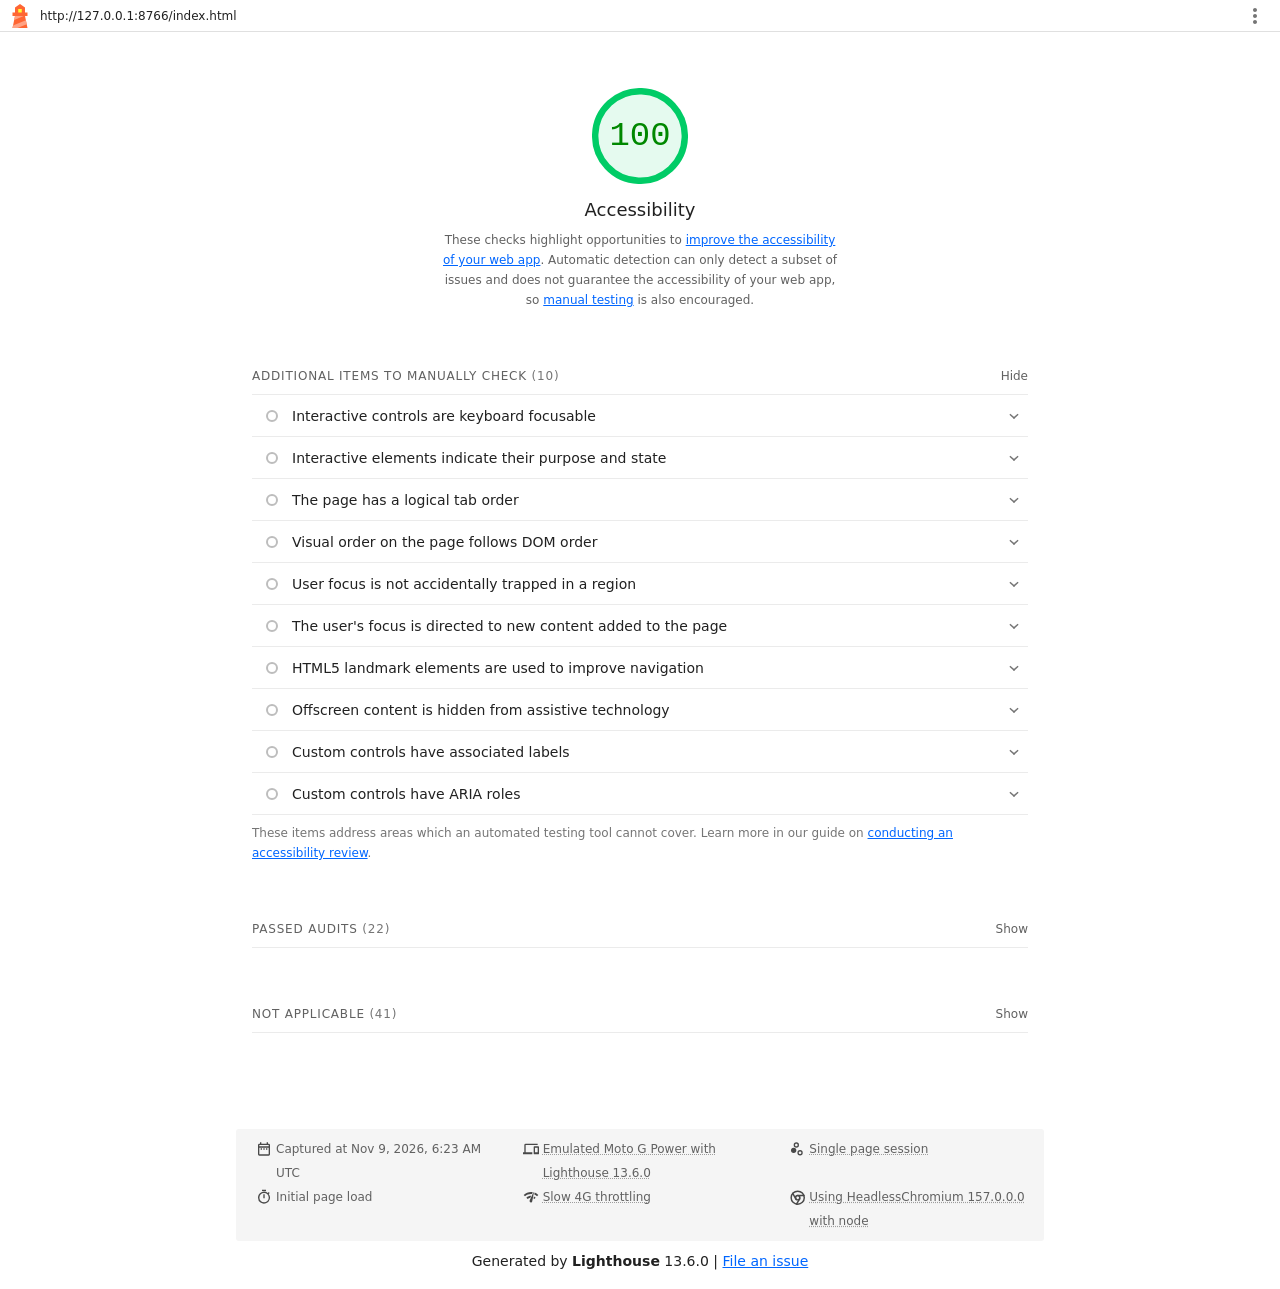
<file: lighthouse/index-accessibility.html>
<!--
@license
Copyright 2018 Google LLC
SPDX-License-Identifier: Apache-2.0
-->
<!doctype html>
<html lang="en">
<head>
  <meta charset="utf-8">
  <meta name="viewport" content="width=device-width, initial-scale=1, minimum-scale=1">
  <link rel="icon" href='data:image/svg+xml;utf8,<svg fill="none" xmlns="http://www.w3.org/2000/svg" viewBox="0 0 48 48"><path d="m14 7 10-7 10 7v10h5v7h-5l5 24H9l5-24H9v-7h5V7Z" fill="%23F63"/><path d="M31.561 24H14l-1.689 8.105L31.561 24ZM18.983 48H9l1.022-4.907L35.723 32.27l1.663 7.98L18.983 48Z" fill="%23FFA385"/><path fill="%23FF3" d="M20.5 10h7v7h-7z"/></svg>'>
  <title>Lighthouse Report</title>
  <style>body {margin: 0}</style>
</head>
<body>
  <noscript>Lighthouse report requires JavaScript. Please enable.</noscript>

  <div id="lh-log"></div>

  <script>window.__LIGHTHOUSE_JSON__ = {"lighthouseVersion":"13.6.0","requestedUrl":"http://127.0.0.1:8766/index.html","mainDocumentUrl":"http://127.0.0.1:8766/index.html","finalDisplayedUrl":"http://127.0.0.1:8766/index.html","finalUrl":"http://127.0.0.1:8766/index.html","fetchTime":"2026-11-09T06:23:19.188Z","gatherMode":"navigation","runWarnings":[],"userAgent":"Mozilla/5.0 (Windows NT 10.0; Win64; x64) AppleWebKit/537.36 (KHTML, like Gecko) HeadlessChrome/157.0.0.0 Safari/537.36 Edg/157.0.0.0","environment":{"networkUserAgent":"Mozilla/5.0 (Linux; Android 11; moto g power (2022)) AppleWebKit/537.36 (KHTML, like Gecko) Chrome/157.0.0.0 Mobile Safari/537.36","hostUserAgent":"Mozilla/5.0 (Windows NT 10.0; Win64; x64) AppleWebKit/537.36 (KHTML, like Gecko) HeadlessChrome/157.0.0.0 Safari/537.36 Edg/157.0.0.0","benchmarkIndex":845.5,"credits":{"axe-core":"4.14.0"}},"audits":{"accesskeys":{"id":"accesskeys","title":"`[accesskey]` values are unique","description":"Access keys let users quickly focus a part of the page. For proper navigation, each access key must be unique. [Learn more about access keys](https://dequeuniversity.com/rules/axe/4.14/accesskeys).","score":null,"scoreDisplayMode":"notApplicable"},"aria-allowed-attr":{"id":"aria-allowed-attr","title":"`[aria-*]` attributes match their roles","description":"Each ARIA `role` supports a specific subset of `aria-*` attributes. Mismatching these invalidates the `aria-*` attributes. [Learn how to match ARIA attributes to their roles](https://dequeuniversity.com/rules/axe/4.14/aria-allowed-attr).","score":1,"scoreDisplayMode":"binary","details":{"type":"table","headings":[{"key":"node","valueType":"node","subItemsHeading":{"key":"relatedNode","valueType":"node"},"label":"Failing Elements"}],"items":[]}},"aria-allowed-role":{"id":"aria-allowed-role","title":"Uses ARIA roles only on compatible elements","description":"Many HTML elements can only be assigned certain ARIA roles. Using ARIA roles where they are not allowed can interfere with the accessibility of the web page. [Learn more about ARIA roles](https://dequeuniversity.com/rules/axe/4.14/aria-allowed-role).","score":null,"scoreDisplayMode":"notApplicable"},"aria-command-name":{"id":"aria-command-name","title":"`button`, `link`, and `menuitem` elements have accessible names","description":"When an element doesn't have an accessible name, screen readers announce it with a generic name, making it unusable for users who rely on screen readers. [Learn how to make command elements more accessible](https://dequeuniversity.com/rules/axe/4.14/aria-command-name).","score":null,"scoreDisplayMode":"notApplicable"},"aria-conditional-attr":{"id":"aria-conditional-attr","title":"ARIA attributes are used as specified for the element's role","description":"Some ARIA attributes are only allowed on an element under certain conditions. [Learn more about conditional ARIA attributes](https://dequeuniversity.com/rules/axe/4.14/aria-conditional-attr).","score":1,"scoreDisplayMode":"binary","details":{"type":"table","headings":[{"key":"node","valueType":"node","subItemsHeading":{"key":"relatedNode","valueType":"node"},"label":"Failing Elements"}],"items":[]}},"aria-deprecated-role":{"id":"aria-deprecated-role","title":"Deprecated ARIA roles were not used","description":"Deprecated ARIA roles may not be processed correctly by assistive technology. [Learn more about deprecated ARIA roles](https://dequeuniversity.com/rules/axe/4.14/aria-deprecated-role).","score":null,"scoreDisplayMode":"notApplicable"},"aria-dialog-name":{"id":"aria-dialog-name","title":"Elements with `role=\"dialog\"` or `role=\"alertdialog\"` have accessible names.","description":"ARIA dialog elements without accessible names may prevent screen readers users from discerning the purpose of these elements. [Learn how to make ARIA dialog elements more accessible](https://dequeuniversity.com/rules/axe/4.14/aria-dialog-name).","score":null,"scoreDisplayMode":"notApplicable"},"aria-hidden-body":{"id":"aria-hidden-body","title":"`[aria-hidden=\"true\"]` is not present on the document `\u003cbody>`","description":"Assistive technologies, like screen readers, work inconsistently when `aria-hidden=\"true\"` is set on the document `\u003cbody>`. [Learn how `aria-hidden` affects the document body](https://dequeuniversity.com/rules/axe/4.14/aria-hidden-body).","score":1,"scoreDisplayMode":"binary","details":{"type":"table","headings":[{"key":"node","valueType":"node","subItemsHeading":{"key":"relatedNode","valueType":"node"},"label":"Failing Elements"}],"items":[]}},"aria-hidden-focus":{"id":"aria-hidden-focus","title":"`[aria-hidden=\"true\"]` elements do not contain focusable descendents","description":"Focusable descendents within an `[aria-hidden=\"true\"]` element prevent those interactive elements from being available to users of assistive technologies like screen readers. [Learn how `aria-hidden` affects focusable elements](https://dequeuniversity.com/rules/axe/4.14/aria-hidden-focus).","score":null,"scoreDisplayMode":"notApplicable"},"aria-input-field-name":{"id":"aria-input-field-name","title":"ARIA input fields have accessible names","description":"When an input field doesn't have an accessible name, screen readers announce it with a generic name, making it unusable for users who rely on screen readers. [Learn more about input field labels](https://dequeuniversity.com/rules/axe/4.14/aria-input-field-name).","score":null,"scoreDisplayMode":"notApplicable"},"aria-meter-name":{"id":"aria-meter-name","title":"ARIA `meter` elements have accessible names","description":"When a meter element doesn't have an accessible name, screen readers announce it with a generic name, making it unusable for users who rely on screen readers. [Learn how to name `meter` elements](https://dequeuniversity.com/rules/axe/4.14/aria-meter-name).","score":null,"scoreDisplayMode":"notApplicable"},"aria-progressbar-name":{"id":"aria-progressbar-name","title":"ARIA `progressbar` elements have accessible names","description":"When a `progressbar` element doesn't have an accessible name, screen readers announce it with a generic name, making it unusable for users who rely on screen readers. [Learn how to label `progressbar` elements](https://dequeuniversity.com/rules/axe/4.14/aria-progressbar-name).","score":null,"scoreDisplayMode":"notApplicable"},"aria-prohibited-attr":{"id":"aria-prohibited-attr","title":"Elements use only permitted ARIA attributes","description":"Using ARIA attributes in roles where they are prohibited can mean that important information is not communicated to users of assistive technologies. [Learn more about prohibited ARIA roles](https://dequeuniversity.com/rules/axe/4.14/aria-prohibited-attr).","score":1,"scoreDisplayMode":"binary","details":{"type":"table","headings":[{"key":"node","valueType":"node","subItemsHeading":{"key":"relatedNode","valueType":"node"},"label":"Failing Elements"}],"items":[]}},"aria-required-attr":{"id":"aria-required-attr","title":"`[role]`s have all required `[aria-*]` attributes","description":"Some ARIA roles have required attributes that describe the state of the element to screen readers. [Learn more about roles and required attributes](https://dequeuniversity.com/rules/axe/4.14/aria-required-attr).","score":null,"scoreDisplayMode":"notApplicable"},"aria-required-children":{"id":"aria-required-children","title":"Elements with an ARIA `[role]` that require children to contain a specific `[role]` have all required children.","description":"Some ARIA parent roles must contain specific child roles to perform their intended accessibility functions. [Learn more about roles and required children elements](https://dequeuniversity.com/rules/axe/4.14/aria-required-children).","score":null,"scoreDisplayMode":"notApplicable"},"aria-required-parent":{"id":"aria-required-parent","title":"`[role]`s are contained by their required parent element","description":"Some ARIA child roles must be contained by specific parent roles to properly perform their intended accessibility functions. [Learn more about ARIA roles and required parent element](https://dequeuniversity.com/rules/axe/4.14/aria-required-parent).","score":null,"scoreDisplayMode":"notApplicable"},"aria-roles":{"id":"aria-roles","title":"`[role]` values are valid","description":"ARIA roles must have valid values in order to perform their intended accessibility functions. [Learn more about valid ARIA roles](https://dequeuniversity.com/rules/axe/4.14/aria-roles).","score":null,"scoreDisplayMode":"notApplicable"},"aria-text":{"id":"aria-text","title":"Elements with the `role=text` attribute do not have focusable descendents.","description":"Adding `role=text` around a text node split by markup enables VoiceOver to treat it as one phrase, but the element's focusable descendents will not be announced. [Learn more about the `role=text` attribute](https://dequeuniversity.com/rules/axe/4.14/aria-text).","score":null,"scoreDisplayMode":"notApplicable"},"aria-toggle-field-name":{"id":"aria-toggle-field-name","title":"ARIA toggle fields have accessible names","description":"When a toggle field doesn't have an accessible name, screen readers announce it with a generic name, making it unusable for users who rely on screen readers. [Learn more about toggle fields](https://dequeuniversity.com/rules/axe/4.14/aria-toggle-field-name).","score":null,"scoreDisplayMode":"notApplicable"},"aria-tooltip-name":{"id":"aria-tooltip-name","title":"ARIA `tooltip` elements have accessible names","description":"When a tooltip element doesn't have an accessible name, screen readers announce it with a generic name, making it unusable for users who rely on screen readers. [Learn how to name `tooltip` elements](https://dequeuniversity.com/rules/axe/4.14/aria-tooltip-name).","score":null,"scoreDisplayMode":"notApplicable"},"aria-treeitem-name":{"id":"aria-treeitem-name","title":"ARIA `treeitem` elements have accessible names","description":"When a `treeitem` element doesn't have an accessible name, screen readers announce it with a generic name, making it unusable for users who rely on screen readers. [Learn more about labeling `treeitem` elements](https://dequeuniversity.com/rules/axe/4.14/aria-treeitem-name).","score":null,"scoreDisplayMode":"notApplicable"},"aria-valid-attr-value":{"id":"aria-valid-attr-value","title":"`[aria-*]` attributes have valid values","description":"Assistive technologies, like screen readers, can't interpret ARIA attributes with invalid values. [Learn more about valid values for ARIA attributes](https://dequeuniversity.com/rules/axe/4.14/aria-valid-attr-value).","score":1,"scoreDisplayMode":"binary","details":{"type":"table","headings":[{"key":"node","valueType":"node","subItemsHeading":{"key":"relatedNode","valueType":"node"},"label":"Failing Elements"}],"items":[]}},"aria-valid-attr":{"id":"aria-valid-attr","title":"`[aria-*]` attributes are valid and not misspelled","description":"Assistive technologies, like screen readers, can't interpret ARIA attributes with invalid names. [Learn more about valid ARIA attributes](https://dequeuniversity.com/rules/axe/4.14/aria-valid-attr).","score":1,"scoreDisplayMode":"binary","details":{"type":"table","headings":[{"key":"node","valueType":"node","subItemsHeading":{"key":"relatedNode","valueType":"node"},"label":"Failing Elements"}],"items":[]}},"button-name":{"id":"button-name","title":"Buttons have an accessible name","description":"When a button doesn't have an accessible name, screen readers announce it as \"button\", making it unusable for users who rely on screen readers. [Learn how to make buttons more accessible](https://dequeuniversity.com/rules/axe/4.14/button-name).","score":1,"scoreDisplayMode":"binary","details":{"type":"table","headings":[{"key":"node","valueType":"node","subItemsHeading":{"key":"relatedNode","valueType":"node"},"label":"Failing Elements"}],"items":[]}},"bypass":{"id":"bypass","title":"The page contains a heading, skip link, or landmark region","description":"Adding ways to bypass repetitive content lets keyboard users navigate the page more efficiently. [Learn more about bypass blocks](https://dequeuniversity.com/rules/axe/4.14/bypass).","score":null,"scoreDisplayMode":"notApplicable"},"color-contrast":{"id":"color-contrast","title":"Background and foreground colors have a sufficient contrast ratio","description":"Low-contrast text is difficult or impossible for many users to read. [Learn how to provide sufficient color contrast](https://dequeuniversity.com/rules/axe/4.14/color-contrast).","score":1,"scoreDisplayMode":"binary","details":{"type":"table","headings":[{"key":"node","valueType":"node","subItemsHeading":{"key":"relatedNode","valueType":"node"},"label":"Failing Elements"}],"items":[]}},"definition-list":{"id":"definition-list","title":"`\u003cdl>`'s contain only properly-ordered `\u003cdt>` and `\u003cdd>` groups, `\u003cscript>`, `\u003ctemplate>` or `\u003cdiv>` elements.","description":"When definition lists are not properly marked up, screen readers may produce confusing or inaccurate output. [Learn how to structure definition lists correctly](https://dequeuniversity.com/rules/axe/4.14/definition-list).","score":null,"scoreDisplayMode":"notApplicable"},"dlitem":{"id":"dlitem","title":"Definition list items are wrapped in `\u003cdl>` elements","description":"Definition list items (`\u003cdt>` and `\u003cdd>`) must be wrapped in a parent `\u003cdl>` element to ensure that screen readers can properly announce them. [Learn how to structure definition lists correctly](https://dequeuniversity.com/rules/axe/4.14/dlitem).","score":null,"scoreDisplayMode":"notApplicable"},"document-title":{"id":"document-title","title":"Document has a `\u003ctitle>` element","description":"The title gives screen reader users an overview of the page, and search engine users rely on it heavily to determine if a page is relevant to their search. [Learn more about document titles](https://dequeuniversity.com/rules/axe/4.14/document-title).","score":1,"scoreDisplayMode":"binary","details":{"type":"table","headings":[{"key":"node","valueType":"node","subItemsHeading":{"key":"relatedNode","valueType":"node"},"label":"Failing Elements"}],"items":[]}},"duplicate-id-aria":{"id":"duplicate-id-aria","title":"ARIA IDs are unique","description":"The value of an ARIA ID must be unique to prevent other instances from being overlooked by assistive technologies. [Learn how to fix duplicate ARIA IDs](https://dequeuniversity.com/rules/axe/4.14/duplicate-id-aria).","score":null,"scoreDisplayMode":"notApplicable"},"empty-heading":{"id":"empty-heading","title":"All heading elements contain content.","description":"A heading with no content or inaccessible text prevent screen reader users from accessing information on the page's structure. [Learn more about headings](https://dequeuniversity.com/rules/axe/4.14/empty-heading).","score":null,"scoreDisplayMode":"notApplicable"},"form-field-multiple-labels":{"id":"form-field-multiple-labels","title":"No form fields have multiple labels","description":"Form fields with multiple labels can be confusingly announced by assistive technologies like screen readers which use either the first, the last, or all of the labels. [Learn how to use form labels](https://dequeuniversity.com/rules/axe/4.14/form-field-multiple-labels).","score":null,"scoreDisplayMode":"notApplicable"},"frame-title":{"id":"frame-title","title":"`\u003cframe>` or `\u003ciframe>` elements have a title","description":"Screen reader users rely on frame titles to describe the contents of frames. [Learn more about frame titles](https://dequeuniversity.com/rules/axe/4.14/frame-title).","score":null,"scoreDisplayMode":"notApplicable"},"heading-order":{"id":"heading-order","title":"Heading elements appear in a sequentially-descending order","description":"Properly ordered headings that do not skip levels convey the semantic structure of the page, making it easier to navigate and understand when using assistive technologies. [Learn more about heading order](https://dequeuniversity.com/rules/axe/4.14/heading-order).","score":1,"scoreDisplayMode":"binary","details":{"type":"table","headings":[{"key":"node","valueType":"node","subItemsHeading":{"key":"relatedNode","valueType":"node"},"label":"Failing Elements"}],"items":[]}},"html-has-lang":{"id":"html-has-lang","title":"`\u003chtml>` element has a `[lang]` attribute","description":"If a page doesn't specify a `lang` attribute, a screen reader assumes that the page is in the default language that the user chose when setting up the screen reader. If the page isn't actually in the default language, then the screen reader might not announce the page's text correctly. [Learn more about the `lang` attribute](https://dequeuniversity.com/rules/axe/4.14/html-has-lang).","score":1,"scoreDisplayMode":"binary","details":{"type":"table","headings":[{"key":"node","valueType":"node","subItemsHeading":{"key":"relatedNode","valueType":"node"},"label":"Failing Elements"}],"items":[]}},"html-lang-valid":{"id":"html-lang-valid","title":"`\u003chtml>` element has a valid value for its `[lang]` attribute","description":"Specifying a valid [BCP 47 language](https://www.w3.org/International/questions/qa-choosing-language-tags#question) helps screen readers announce text properly. [Learn how to use the `lang` attribute](https://dequeuniversity.com/rules/axe/4.14/html-lang-valid).","score":1,"scoreDisplayMode":"binary","details":{"type":"table","headings":[{"key":"node","valueType":"node","subItemsHeading":{"key":"relatedNode","valueType":"node"},"label":"Failing Elements"}],"items":[]}},"html-xml-lang-mismatch":{"id":"html-xml-lang-mismatch","title":"`\u003chtml>` element has an `[xml:lang]` attribute with the same base language as the `[lang]` attribute.","description":"If the webpage does not specify a consistent language, then the screen reader might not announce the page's text correctly. [Learn more about the `lang` attribute](https://dequeuniversity.com/rules/axe/4.14/html-xml-lang-mismatch).","score":null,"scoreDisplayMode":"notApplicable"},"identical-links-same-purpose":{"id":"identical-links-same-purpose","title":"Identical links have the same purpose.","description":"Links with the same destination should have the same description, to help users understand the link's purpose and decide whether to follow it. [Learn more about identical links](https://dequeuniversity.com/rules/axe/4.14/identical-links-same-purpose).","score":null,"scoreDisplayMode":"notApplicable"},"image-alt":{"id":"image-alt","title":"Image elements have `[alt]` attributes","description":"Informative elements should aim for short, descriptive alternate text. Decorative elements can be ignored with an empty alt attribute. [Learn more about the `alt` attribute](https://dequeuniversity.com/rules/axe/4.14/image-alt).","score":1,"scoreDisplayMode":"binary","details":{"type":"table","headings":[{"key":"node","valueType":"node","subItemsHeading":{"key":"relatedNode","valueType":"node"},"label":"Failing Elements"}],"items":[]}},"image-redundant-alt":{"id":"image-redundant-alt","title":"Image elements do not have `[alt]` attributes that are redundant text.","description":"Informative elements should aim for short, descriptive alternative text. Alternative text that is exactly the same as the text adjacent to the link or image is potentially confusing for screen reader users, because the text will be read twice. [Learn more about the `alt` attribute](https://dequeuniversity.com/rules/axe/4.14/image-redundant-alt).","score":null,"scoreDisplayMode":"notApplicable"},"input-button-name":{"id":"input-button-name","title":"Input buttons have discernible text.","description":"Adding discernable and accessible text to input buttons may help screen reader users understand the purpose of the input button. [Learn more about input buttons](https://dequeuniversity.com/rules/axe/4.14/input-button-name).","score":null,"scoreDisplayMode":"notApplicable"},"input-image-alt":{"id":"input-image-alt","title":"`\u003cinput type=\"image\">` elements have `[alt]` text","description":"When an image is being used as an `\u003cinput>` button, providing alternative text can help screen reader users understand the purpose of the button. [Learn about input image alt text](https://dequeuniversity.com/rules/axe/4.14/input-image-alt).","score":null,"scoreDisplayMode":"notApplicable"},"label-content-name-mismatch":{"id":"label-content-name-mismatch","title":"Elements with visible text labels have matching accessible names.","description":"Visible text labels that do not match the accessible name can result in a confusing experience for screen reader users. [Learn more about accessible names](https://dequeuniversity.com/rules/axe/4.14/label-content-name-mismatch).","score":null,"scoreDisplayMode":"notApplicable"},"label":{"id":"label","title":"Form elements have associated labels","description":"Labels ensure that form controls are announced properly by assistive technologies, like screen readers. [Learn more about form element labels](https://dequeuniversity.com/rules/axe/4.14/label).","score":null,"scoreDisplayMode":"notApplicable"},"landmark-one-main":{"id":"landmark-one-main","title":"Document has a main landmark.","description":"One main landmark helps screen reader users navigate a web page. [Learn more about landmarks](https://dequeuniversity.com/rules/axe/4.14/landmark-one-main).","score":1,"scoreDisplayMode":"binary","details":{"type":"table","headings":[{"key":"node","valueType":"node","subItemsHeading":{"key":"relatedNode","valueType":"node"},"label":"Failing Elements"}],"items":[]}},"link-name":{"id":"link-name","title":"Links have a discernible name","description":"Link text (and alternate text for images, when used as links) that is discernible, unique, and focusable improves the navigation experience for screen reader users. [Learn how to make links accessible](https://dequeuniversity.com/rules/axe/4.14/link-name).","score":1,"scoreDisplayMode":"binary","details":{"type":"table","headings":[{"key":"node","valueType":"node","subItemsHeading":{"key":"relatedNode","valueType":"node"},"label":"Failing Elements"}],"items":[]}},"link-in-text-block":{"id":"link-in-text-block","title":"Links are distinguishable without relying on color.","description":"Low-contrast text is difficult or impossible for many users to read. Link text that is discernible improves the experience for users with low vision. [Learn how to make links distinguishable](https://dequeuniversity.com/rules/axe/4.14/link-in-text-block).","score":1,"scoreDisplayMode":"binary","details":{"type":"table","headings":[{"key":"node","valueType":"node","subItemsHeading":{"key":"relatedNode","valueType":"node"},"label":"Failing Elements"}],"items":[]}},"list":{"id":"list","title":"Lists contain only `\u003cli>` elements and script supporting elements (`\u003cscript>` and `\u003ctemplate>`).","description":"Screen readers have a specific way of announcing lists. Ensuring proper list structure aids screen reader output. [Learn more about proper list structure](https://dequeuniversity.com/rules/axe/4.14/list).","score":1,"scoreDisplayMode":"binary","details":{"type":"table","headings":[{"key":"node","valueType":"node","subItemsHeading":{"key":"relatedNode","valueType":"node"},"label":"Failing Elements"}],"items":[]}},"listitem":{"id":"listitem","title":"List items (`\u003cli>`) are contained within `\u003cul>`, `\u003col>` or `\u003cmenu>` parent elements","description":"Screen readers require list items (`\u003cli>`) to be contained within a parent `\u003cul>`, `\u003col>` or `\u003cmenu>` to be announced properly. [Learn more about proper list structure](https://dequeuniversity.com/rules/axe/4.14/listitem).","score":1,"scoreDisplayMode":"binary","details":{"type":"table","headings":[{"key":"node","valueType":"node","subItemsHeading":{"key":"relatedNode","valueType":"node"},"label":"Failing Elements"}],"items":[]}},"meta-refresh":{"id":"meta-refresh","title":"The document does not use `\u003cmeta http-equiv=\"refresh\">`","description":"Users do not expect a page to refresh automatically, and doing so will move focus back to the top of the page. This may create a frustrating or confusing experience. [Learn more about the refresh meta tag](https://dequeuniversity.com/rules/axe/4.14/meta-refresh).","score":null,"scoreDisplayMode":"notApplicable"},"meta-viewport":{"id":"meta-viewport","title":"`[user-scalable=\"no\"]` is not used in the `\u003cmeta name=\"viewport\">` element and the `[maximum-scale]` attribute is not less than 5.","description":"Disabling zooming is problematic for users with low vision who rely on screen magnification to properly see the contents of a web page. [Learn more about the viewport meta tag](https://dequeuniversity.com/rules/axe/4.14/meta-viewport).","score":1,"scoreDisplayMode":"binary","details":{"type":"table","headings":[{"key":"node","valueType":"node","subItemsHeading":{"key":"relatedNode","valueType":"node"},"label":"Failing Elements"}],"items":[]}},"object-alt":{"id":"object-alt","title":"`\u003cobject>` elements have alternate text","description":"Screen readers cannot translate non-text content. Adding alternate text to `\u003cobject>` elements helps screen readers convey meaning to users. [Learn more about alt text for `object` elements](https://dequeuniversity.com/rules/axe/4.14/object-alt).","score":null,"scoreDisplayMode":"notApplicable"},"select-name":{"id":"select-name","title":"Select elements have associated label elements.","description":"Form elements without effective labels can create frustrating experiences for screen reader users. [Learn more about the `select` element](https://dequeuniversity.com/rules/axe/4.14/select-name).","score":null,"scoreDisplayMode":"notApplicable"},"skip-link":{"id":"skip-link","title":"Skip links are focusable.","description":"Including a skip link can help users skip to the main content to save time. [Learn more about skip links](https://dequeuniversity.com/rules/axe/4.14/skip-link).","score":1,"scoreDisplayMode":"binary","details":{"type":"table","headings":[{"key":"node","valueType":"node","subItemsHeading":{"key":"relatedNode","valueType":"node"},"label":"Failing Elements"}],"items":[]}},"tabindex":{"id":"tabindex","title":"No element has a `[tabindex]` value greater than 0","description":"A value greater than 0 implies an explicit navigation ordering. Although technically valid, this often creates frustrating experiences for users who rely on assistive technologies. [Learn more about the `tabindex` attribute](https://dequeuniversity.com/rules/axe/4.14/tabindex).","score":1,"scoreDisplayMode":"binary","details":{"type":"table","headings":[{"key":"node","valueType":"node","subItemsHeading":{"key":"relatedNode","valueType":"node"},"label":"Failing Elements"}],"items":[]}},"table-duplicate-name":{"id":"table-duplicate-name","title":"Tables have different content in the summary attribute and `\u003ccaption>`.","description":"The summary attribute should describe the table structure, while `\u003ccaption>` should have the onscreen title. Accurate table mark-up helps users of screen readers. [Learn more about summary and caption](https://dequeuniversity.com/rules/axe/4.14/table-duplicate-name).","score":null,"scoreDisplayMode":"notApplicable"},"table-fake-caption":{"id":"table-fake-caption","title":"Tables use `\u003ccaption>` instead of cells with the `[colspan]` attribute to indicate a caption.","description":"Screen readers have features to make navigating tables easier. Ensuring that tables use the actual caption element instead of cells with the `[colspan]` attribute may improve the experience for screen reader users. [Learn more about captions](https://dequeuniversity.com/rules/axe/4.14/table-fake-caption).","score":null,"scoreDisplayMode":"notApplicable"},"target-size":{"id":"target-size","title":"Touch targets have sufficient size and spacing.","description":"Touch targets with sufficient size and spacing help users who may have difficulty targeting small controls to activate the targets. [Learn more about touch targets](https://dequeuniversity.com/rules/axe/4.14/target-size).","score":1,"scoreDisplayMode":"binary","details":{"type":"table","headings":[{"key":"node","valueType":"node","subItemsHeading":{"key":"relatedNode","valueType":"node"},"label":"Failing Elements"}],"items":[]}},"td-has-header":{"id":"td-has-header","title":"`\u003ctd>` elements in a large `\u003ctable>` have one or more table headers.","description":"Screen readers have features to make navigating tables easier. Ensuring that `\u003ctd>` elements in a large table (3 or more cells in width and height) have an associated table header may improve the experience for screen reader users. [Learn more about table headers](https://dequeuniversity.com/rules/axe/4.14/td-has-header).","score":null,"scoreDisplayMode":"notApplicable"},"td-headers-attr":{"id":"td-headers-attr","title":"Cells in a `\u003ctable>` element that use the `[headers]` attribute refer to table cells within the same table.","description":"Screen readers have features to make navigating tables easier. Ensuring `\u003ctd>` cells using the `[headers]` attribute only refer to other cells in the same table may improve the experience for screen reader users. [Learn more about the `headers` attribute](https://dequeuniversity.com/rules/axe/4.14/td-headers-attr).","score":null,"scoreDisplayMode":"notApplicable"},"th-has-data-cells":{"id":"th-has-data-cells","title":"`\u003cth>` elements and elements with `[role=\"columnheader\"/\"rowheader\"]` have data cells they describe.","description":"Screen readers have features to make navigating tables easier. Ensuring table headers always refer to some set of cells may improve the experience for screen reader users. [Learn more about table headers](https://dequeuniversity.com/rules/axe/4.14/th-has-data-cells).","score":null,"scoreDisplayMode":"notApplicable"},"valid-lang":{"id":"valid-lang","title":"`[lang]` attributes have a valid value","description":"Specifying a valid [BCP 47 language](https://www.w3.org/International/questions/qa-choosing-language-tags#question) on elements helps ensure that text is pronounced correctly by a screen reader. [Learn how to use the `lang` attribute](https://dequeuniversity.com/rules/axe/4.14/valid-lang).","score":null,"scoreDisplayMode":"notApplicable"},"video-caption":{"id":"video-caption","title":"`\u003cvideo>` elements contain a `\u003ctrack>` element with `[kind=\"captions\"]`","description":"When a video provides a caption it is easier for deaf and hearing impaired users to access its information. [Learn more about video captions](https://dequeuniversity.com/rules/axe/4.14/video-caption).","score":null,"scoreDisplayMode":"notApplicable"},"custom-controls-labels":{"id":"custom-controls-labels","title":"Custom controls have associated labels","description":"Custom interactive controls have associated labels, provided by aria-label or aria-labelledby. [Learn more about custom controls and labels](https://developer.chrome.com/docs/lighthouse/accessibility/custom-controls-labels/).","score":null,"scoreDisplayMode":"manual"},"custom-controls-roles":{"id":"custom-controls-roles","title":"Custom controls have ARIA roles","description":"Custom interactive controls have appropriate ARIA roles. [Learn how to add roles to custom controls](https://developer.chrome.com/docs/lighthouse/accessibility/custom-control-roles/).","score":null,"scoreDisplayMode":"manual"},"focus-traps":{"id":"focus-traps","title":"User focus is not accidentally trapped in a region","description":"A user can tab into and out of any control or region without accidentally trapping their focus. [Learn how to avoid focus traps](https://developer.chrome.com/docs/lighthouse/accessibility/focus-traps/).","score":null,"scoreDisplayMode":"manual"},"focusable-controls":{"id":"focusable-controls","title":"Interactive controls are keyboard focusable","description":"Custom interactive controls are keyboard focusable and display a focus indicator. [Learn how to make custom controls focusable](https://developer.chrome.com/docs/lighthouse/accessibility/focusable-controls/).","score":null,"scoreDisplayMode":"manual"},"interactive-element-affordance":{"id":"interactive-element-affordance","title":"Interactive elements indicate their purpose and state","description":"Interactive elements, such as links and buttons, should indicate their state and be distinguishable from non-interactive elements. [Learn how to decorate interactive elements with affordance hints](https://developer.chrome.com/docs/lighthouse/accessibility/interactive-element-affordance/).","score":null,"scoreDisplayMode":"manual"},"logical-tab-order":{"id":"logical-tab-order","title":"The page has a logical tab order","description":"Tabbing through the page follows the visual layout. Users cannot focus elements that are offscreen. [Learn more about logical tab ordering](https://developer.chrome.com/docs/lighthouse/accessibility/logical-tab-order/).","score":null,"scoreDisplayMode":"manual"},"managed-focus":{"id":"managed-focus","title":"The user's focus is directed to new content added to the page","description":"If new content, such as a dialog, is added to the page, the user's focus is directed to it. [Learn how to direct focus to new content](https://developer.chrome.com/docs/lighthouse/accessibility/managed-focus/).","score":null,"scoreDisplayMode":"manual"},"offscreen-content-hidden":{"id":"offscreen-content-hidden","title":"Offscreen content is hidden from assistive technology","description":"Offscreen content is hidden with display: none or aria-hidden=true. [Learn how to properly hide offscreen content](https://developer.chrome.com/docs/lighthouse/accessibility/offscreen-content-hidden/).","score":null,"scoreDisplayMode":"manual"},"use-landmarks":{"id":"use-landmarks","title":"HTML5 landmark elements are used to improve navigation","description":"Landmark elements (`\u003cmain>`, `\u003cnav>`, etc.) are used to improve the keyboard navigation of the page for assistive technology. [Learn more about landmark elements](https://developer.chrome.com/docs/lighthouse/accessibility/use-landmarks/).","score":null,"scoreDisplayMode":"manual"},"visual-order-follows-dom":{"id":"visual-order-follows-dom","title":"Visual order on the page follows DOM order","description":"DOM order matches the visual order, improving navigation for assistive technology. [Learn more about DOM and visual ordering](https://developer.chrome.com/docs/lighthouse/accessibility/visual-order-follows-dom/).","score":null,"scoreDisplayMode":"manual"},"autocomplete-valid":{"id":"autocomplete-valid","title":"`autocomplete` attributes are used correctly","description":"The `autocomplete` attribute values must be valid and correctly applied for screen readers to function correctly. [Learn more about valid autocomplete values](https://dequeuniversity.com/rules/axe/4.14/autocomplete-valid).","score":null,"scoreDisplayMode":"notApplicable"},"presentation-role-conflict":{"id":"presentation-role-conflict","title":"Elements with `role=\"none\"` or `role=\"presentation\"` do not have conflicts","description":"There are certain cases where the semantic role of an element with `role=\"none\"` or `role=\"presentation\"` does not resolve to none or presentation. To ensure the element remains removed from the accessibility tree, you should not add any global ARIA attributes to the element or make it focusable. [Learn more about presentation role conflict](https://dequeuniversity.com/rules/axe/4.14/presentation-role-conflict).","score":null,"scoreDisplayMode":"notApplicable"},"svg-img-alt":{"id":"svg-img-alt","title":"SVG elements with an `img` role have an accessible text alternative","description":"Ensures SVG elements with an `img`, `graphics-document` or `graphics-symbol` role have an accessible text alternative. [Learn more about SVG alt text](https://dequeuniversity.com/rules/axe/4.14/svg-img-alt).","score":null,"scoreDisplayMode":"notApplicable"}},"configSettings":{"output":"html","maxWaitForFcp":30000,"maxWaitForLoad":45000,"pauseAfterFcpMs":1000,"pauseAfterLoadMs":1000,"networkQuietThresholdMs":1000,"cpuQuietThresholdMs":1000,"formFactor":"mobile","throttling":{"rttMs":150,"throughputKbps":1638.4,"requestLatencyMs":562.5,"downloadThroughputKbps":1474.5600000000002,"uploadThroughputKbps":675,"cpuSlowdownMultiplier":4},"throttlingMethod":"simulate","screenEmulation":{"mobile":true,"width":412,"height":823,"deviceScaleFactor":1.75,"disabled":false},"emulatedUserAgent":"Mozilla/5.0 (Linux; Android 11; moto g power (2022)) AppleWebKit/537.36 (KHTML, like Gecko) Chrome/136.0.0.0 Mobile Safari/537.36","auditMode":false,"gatherMode":false,"clearStorageTypes":["file_systems","shader_cache","service_workers","cache_storage"],"disableStorageReset":false,"debugNavigation":false,"channel":"node","usePassiveGathering":false,"disableFullPageScreenshot":false,"skipAboutBlank":false,"blankPage":"about:blank","ignoreStatusCode":false,"locale":"en-US","blockedUrlPatterns":null,"additionalTraceCategories":null,"extraHeaders":null,"precomputedLanternData":null,"onlyAudits":null,"onlyCategories":["accessibility"],"skipAudits":null},"categories":{"accessibility":{"title":"Accessibility","description":"These checks highlight opportunities to [improve the accessibility of your web app](https://developer.chrome.com/docs/lighthouse/accessibility/). Automatic detection can only detect a subset of issues and does not guarantee the accessibility of your web app, so [manual testing](https://web.dev/articles/how-to-review) is also encouraged.","manualDescription":"These items address areas which an automated testing tool cannot cover. Learn more in our guide on [conducting an accessibility review](https://web.dev/articles/how-to-review).","supportedModes":["navigation","snapshot"],"auditRefs":[{"id":"accesskeys","weight":0,"group":"a11y-navigation"},{"id":"aria-allowed-attr","weight":10,"group":"a11y-aria"},{"id":"aria-command-name","weight":0,"group":"a11y-aria"},{"id":"aria-conditional-attr","weight":7,"group":"a11y-aria"},{"id":"aria-deprecated-role","weight":0,"group":"a11y-aria"},{"id":"aria-dialog-name","weight":0,"group":"a11y-aria"},{"id":"aria-hidden-body","weight":10,"group":"a11y-aria"},{"id":"aria-hidden-focus","weight":0,"group":"a11y-aria"},{"id":"aria-input-field-name","weight":0,"group":"a11y-aria"},{"id":"aria-meter-name","weight":0,"group":"a11y-aria"},{"id":"aria-progressbar-name","weight":0,"group":"a11y-aria"},{"id":"aria-prohibited-attr","weight":7,"group":"a11y-aria"},{"id":"aria-required-attr","weight":0,"group":"a11y-aria"},{"id":"aria-required-children","weight":0,"group":"a11y-aria"},{"id":"aria-required-parent","weight":0,"group":"a11y-aria"},{"id":"aria-roles","weight":0,"group":"a11y-aria"},{"id":"aria-text","weight":0,"group":"a11y-aria"},{"id":"aria-toggle-field-name","weight":0,"group":"a11y-aria"},{"id":"aria-tooltip-name","weight":0,"group":"a11y-aria"},{"id":"aria-treeitem-name","weight":0,"group":"a11y-aria"},{"id":"aria-valid-attr-value","weight":10,"group":"a11y-aria"},{"id":"aria-valid-attr","weight":10,"group":"a11y-aria"},{"id":"button-name","weight":10,"group":"a11y-names-labels"},{"id":"bypass","weight":0,"group":"a11y-navigation"},{"id":"color-contrast","weight":7,"group":"a11y-color-contrast"},{"id":"definition-list","weight":0,"group":"a11y-tables-lists"},{"id":"dlitem","weight":0,"group":"a11y-tables-lists"},{"id":"document-title","weight":7,"group":"a11y-names-labels"},{"id":"duplicate-id-aria","weight":0,"group":"a11y-aria"},{"id":"form-field-multiple-labels","weight":0,"group":"a11y-names-labels"},{"id":"frame-title","weight":0,"group":"a11y-names-labels"},{"id":"heading-order","weight":3,"group":"a11y-navigation"},{"id":"html-has-lang","weight":7,"group":"a11y-language"},{"id":"html-lang-valid","weight":7,"group":"a11y-language"},{"id":"html-xml-lang-mismatch","weight":0,"group":"a11y-language"},{"id":"image-alt","weight":10,"group":"a11y-names-labels"},{"id":"input-button-name","weight":0,"group":"a11y-names-labels"},{"id":"input-image-alt","weight":0,"group":"a11y-names-labels"},{"id":"label","weight":0,"group":"a11y-names-labels"},{"id":"link-in-text-block","weight":7,"group":"a11y-color-contrast"},{"id":"link-name","weight":7,"group":"a11y-names-labels"},{"id":"list","weight":7,"group":"a11y-tables-lists"},{"id":"listitem","weight":7,"group":"a11y-tables-lists"},{"id":"meta-refresh","weight":0,"group":"a11y-best-practices"},{"id":"meta-viewport","weight":10,"group":"a11y-best-practices"},{"id":"object-alt","weight":0,"group":"a11y-names-labels"},{"id":"select-name","weight":0,"group":"a11y-names-labels"},{"id":"skip-link","weight":3,"group":"a11y-names-labels"},{"id":"tabindex","weight":7,"group":"a11y-navigation"},{"id":"target-size","weight":7,"group":"a11y-best-practices"},{"id":"td-headers-attr","weight":0,"group":"a11y-tables-lists"},{"id":"th-has-data-cells","weight":0,"group":"a11y-tables-lists"},{"id":"valid-lang","weight":0,"group":"a11y-language"},{"id":"video-caption","weight":0,"group":"a11y-audio-video"},{"id":"landmark-one-main","weight":3,"group":"a11y-best-practices"},{"id":"autocomplete-valid","weight":0,"group":"a11y-best-practices"},{"id":"presentation-role-conflict","weight":0,"group":"a11y-best-practices"},{"id":"svg-img-alt","weight":0,"group":"a11y-best-practices"},{"id":"focusable-controls","weight":0},{"id":"interactive-element-affordance","weight":0},{"id":"logical-tab-order","weight":0},{"id":"visual-order-follows-dom","weight":0},{"id":"focus-traps","weight":0},{"id":"managed-focus","weight":0},{"id":"use-landmarks","weight":0},{"id":"offscreen-content-hidden","weight":0},{"id":"custom-controls-labels","weight":0},{"id":"custom-controls-roles","weight":0},{"id":"table-duplicate-name","weight":0,"group":"a11y-best-practices"},{"id":"empty-heading","weight":0,"group":"a11y-best-practices"},{"id":"aria-allowed-role","weight":0,"group":"a11y-best-practices"},{"id":"image-redundant-alt","weight":0,"group":"a11y-names-labels"},{"id":"identical-links-same-purpose","weight":0,"group":"a11y-best-practices"},{"id":"label-content-name-mismatch","weight":0,"group":"hidden"},{"id":"table-fake-caption","weight":0,"group":"hidden"},{"id":"td-has-header","weight":0,"group":"hidden"}],"id":"accessibility","score":1}},"categoryGroups":{"metrics":{"title":"Metrics"},"insights":{"title":"Insights","description":"These insights are also available in the Chrome DevTools Performance Panel - [record a trace](https://developer.chrome.com/docs/devtools/performance/reference) to view more detailed information."},"diagnostics":{"title":"Diagnostics","description":"More information about the performance of your application. These numbers don't [directly affect](https://developer.chrome.com/docs/lighthouse/performance/performance-scoring/) the Performance score."},"a11y-best-practices":{"title":"Best practices","description":"These items highlight common accessibility best practices."},"a11y-color-contrast":{"title":"Contrast","description":"These are opportunities to improve the legibility of your content."},"a11y-names-labels":{"title":"Names and labels","description":"These are opportunities to improve the semantics of the controls in your application. This may enhance the experience for users of assistive technology, like a screen reader."},"a11y-navigation":{"title":"Navigation","description":"These are opportunities to improve keyboard navigation in your application."},"a11y-aria":{"title":"ARIA","description":"These are opportunities to improve the usage of ARIA in your application which may enhance the experience for users of assistive technology, like a screen reader."},"a11y-language":{"title":"Internationalization and localization","description":"These are opportunities to improve the interpretation of your content by users in different locales."},"a11y-audio-video":{"title":"Audio and video","description":"These are opportunities to provide alternative content for audio and video. This may improve the experience for users with hearing or vision impairments."},"a11y-tables-lists":{"title":"Tables and lists","description":"These are opportunities to improve the experience of reading tabular or list data using assistive technology, like a screen reader."},"seo-mobile":{"title":"Mobile Friendly","description":"Make sure your pages are mobile friendly so users don’t have to pinch or zoom in order to read the content pages. [Learn how to make pages mobile-friendly](https://developers.google.com/search/mobile-sites/)."},"seo-content":{"title":"Content Best Practices","description":"Format your HTML in a way that enables crawlers to better understand your app’s content."},"seo-crawl":{"title":"Crawling and Indexing","description":"To appear in search results, crawlers need access to your app."},"best-practices-trust-safety":{"title":"Trust and Safety"},"best-practices-ux":{"title":"User Experience"},"best-practices-browser-compat":{"title":"Browser Compatibility"},"best-practices-general":{"title":"General"},"webmcp":{"title":"WebMCP","description":"Audits validating WebMCP integration."},"agent-accessibility":{"title":"Agent Accessibility","description":"These audits highlight best practices for improving the accessibility of the website for AI agents."},"agent-discoverability":{"title":"Agent Discoverability","description":"These audits validate that websites expose discoverable resources, documentation, and catalogs for AI agents."},"hidden":{"title":""}},"stackPacks":[],"entities":[{"name":"127.0.0.1","origins":["http://127.0.0.1:8766"],"isFirstParty":true,"isUnrecognized":true}],"fullPageScreenshot":{"screenshot":{"data":"[data-uri]","width":412,"height":2621},"nodes":{"1-0-H1":{"id":"","top":187,"bottom":283,"left":24,"right":388,"width":364,"height":96},"1-1-SECTION":{"id":"","top":119,"bottom":539,"left":0,"right":412,"width":412,"height":420}}},"timing":{"entries":[{"startTime":2542.68,"name":"lh:config","duration":3174.18,"entryType":"measure"},{"startTime":2545.41,"name":"lh:config:resolveArtifactsToDefns","duration":481.87,"entryType":"measure"},{"startTime":5717.11,"name":"lh:runner:gather","duration":5502.21,"entryType":"measure"},{"startTime":5863.06,"name":"lh:driver:connect","duration":19.83,"entryType":"measure"},{"startTime":5883.28,"name":"lh:driver:navigate","duration":15.93,"entryType":"measure"},{"startTime":5900.1,"name":"lh:gather:getBenchmarkIndex","duration":1011.58,"entryType":"measure"},{"startTime":6911.95,"name":"lh:gather:getVersion","duration":1.1,"entryType":"measure"},{"startTime":6913.18,"name":"lh:gather:getDevicePixelRatio","duration":1.87,"entryType":"measure"},{"startTime":6918.4,"name":"lh:prepare:navigationMode","duration":186.06,"entryType":"measure"},{"startTime":6920.57,"name":"lh:gather:getVersion","duration":0.78,"entryType":"measure"},{"startTime":6945.05,"name":"lh:storage:clearDataForOrigin","duration":79.54,"entryType":"measure"},{"startTime":7025.21,"name":"lh:storage:clearBrowserCaches","duration":68.39,"entryType":"measure"},{"startTime":7097.77,"name":"lh:gather:prepareThrottlingAndNetwork","duration":6.61,"entryType":"measure"},{"startTime":7121.73,"name":"lh:driver:navigate","duration":2528.69,"entryType":"measure"},{"startTime":9654.86,"name":"lh:computed:NetworkRecords","duration":1.17,"entryType":"measure"},{"startTime":9656.63,"name":"lh:gather:getArtifact:DevtoolsLog","duration":0.03,"entryType":"measure"},{"startTime":9656.67,"name":"lh:gather:getArtifact:Accessibility","duration":311.58,"entryType":"measure"},{"startTime":9968.57,"name":"lh:gather:getArtifact:NetworkUserAgent","duration":0.1,"entryType":"measure"},{"startTime":9968.69,"name":"lh:gather:getArtifact:Stacks","duration":23.46,"entryType":"measure"},{"startTime":9968.8,"name":"lh:gather:collectStacks","duration":23.32,"entryType":"measure"},{"startTime":9992.17,"name":"lh:gather:getArtifact:FullPageScreenshot","duration":1190.35,"entryType":"measure"},{"startTime":11176.38,"name":"lh:gather:getVersion","duration":1.25,"entryType":"measure"},{"startTime":11219.88,"name":"lh:runner:audit","duration":242.76,"entryType":"measure"},{"startTime":11220.07,"name":"lh:runner:auditing","duration":241.91,"entryType":"measure"},{"startTime":11221.76,"name":"lh:audit:accesskeys","duration":2.3,"entryType":"measure"},{"startTime":11224.65,"name":"lh:audit:aria-allowed-attr","duration":11.53,"entryType":"measure"},{"startTime":11236.91,"name":"lh:audit:aria-allowed-role","duration":5.71,"entryType":"measure"},{"startTime":11243.28,"name":"lh:audit:aria-command-name","duration":1,"entryType":"measure"},{"startTime":11244.55,"name":"lh:audit:aria-conditional-attr","duration":3.14,"entryType":"measure"},{"startTime":11247.92,"name":"lh:audit:aria-deprecated-role","duration":0.76,"entryType":"measure"},{"startTime":11248.9,"name":"lh:audit:aria-dialog-name","duration":1.08,"entryType":"measure"},{"startTime":11250.24,"name":"lh:audit:aria-hidden-body","duration":2.92,"entryType":"measure"},{"startTime":11253.41,"name":"lh:audit:aria-hidden-focus","duration":0.91,"entryType":"measure"},{"startTime":11254.55,"name":"lh:audit:aria-input-field-name","duration":0.96,"entryType":"measure"},{"startTime":11255.71,"name":"lh:audit:aria-meter-name","duration":1.01,"entryType":"measure"},{"startTime":11256.94,"name":"lh:audit:aria-progressbar-name","duration":1.05,"entryType":"measure"},{"startTime":11258.19,"name":"lh:audit:aria-prohibited-attr","duration":2.97,"entryType":"measure"},{"startTime":11261.38,"name":"lh:audit:aria-required-attr","duration":1.17,"entryType":"measure"},{"startTime":11262.77,"name":"lh:audit:aria-required-children","duration":1.18,"entryType":"measure"},{"startTime":11264.2,"name":"lh:audit:aria-required-parent","duration":2.35,"entryType":"measure"},{"startTime":11266.97,"name":"lh:audit:aria-roles","duration":3.17,"entryType":"measure"},{"startTime":11270.45,"name":"lh:audit:aria-text","duration":1.42,"entryType":"measure"},{"startTime":11272.1,"name":"lh:audit:aria-toggle-field-name","duration":1.65,"entryType":"measure"},{"startTime":11274.49,"name":"lh:audit:aria-tooltip-name","duration":3.9,"entryType":"measure"},{"startTime":11279.04,"name":"lh:audit:aria-treeitem-name","duration":1.97,"entryType":"measure"},{"startTime":11281.32,"name":"lh:audit:aria-valid-attr-value","duration":9.82,"entryType":"measure"},{"startTime":11291.37,"name":"lh:audit:aria-valid-attr","duration":2.72,"entryType":"measure"},{"startTime":11294.3,"name":"lh:audit:button-name","duration":2.78,"entryType":"measure"},{"startTime":11297.31,"name":"lh:audit:bypass","duration":2.76,"entryType":"measure"},{"startTime":11300.27,"name":"lh:audit:color-contrast","duration":2.82,"entryType":"measure"},{"startTime":11303.31,"name":"lh:audit:definition-list","duration":1.58,"entryType":"measure"},{"startTime":11305.08,"name":"lh:audit:dlitem","duration":2.09,"entryType":"measure"},{"startTime":11307.53,"name":"lh:audit:document-title","duration":3.34,"entryType":"measure"},{"startTime":11311.06,"name":"lh:audit:duplicate-id-aria","duration":2.68,"entryType":"measure"},{"startTime":11313.94,"name":"lh:audit:empty-heading","duration":3.14,"entryType":"measure"},{"startTime":11317.28,"name":"lh:audit:form-field-multiple-labels","duration":1.57,"entryType":"measure"},{"startTime":11319.05,"name":"lh:audit:frame-title","duration":2,"entryType":"measure"},{"startTime":11321.35,"name":"lh:audit:heading-order","duration":2.82,"entryType":"measure"},{"startTime":11324.38,"name":"lh:audit:html-has-lang","duration":2.79,"entryType":"measure"},{"startTime":11327.36,"name":"lh:audit:html-lang-valid","duration":2.69,"entryType":"measure"},{"startTime":11330.25,"name":"lh:audit:html-xml-lang-mismatch","duration":1.93,"entryType":"measure"},{"startTime":11332.4,"name":"lh:audit:identical-links-same-purpose","duration":4.23,"entryType":"measure"},{"startTime":11337.06,"name":"lh:audit:image-alt","duration":3.24,"entryType":"measure"},{"startTime":11340.62,"name":"lh:audit:image-redundant-alt","duration":3.18,"entryType":"measure"},{"startTime":11344,"name":"lh:audit:input-button-name","duration":2.13,"entryType":"measure"},{"startTime":11346.35,"name":"lh:audit:input-image-alt","duration":3.71,"entryType":"measure"},{"startTime":11350.69,"name":"lh:audit:label-content-name-mismatch","duration":3.94,"entryType":"measure"},{"startTime":11355,"name":"lh:audit:label","duration":3.48,"entryType":"measure"},{"startTime":11358.87,"name":"lh:audit:landmark-one-main","duration":4.71,"entryType":"measure"},{"startTime":11363.98,"name":"lh:audit:link-name","duration":4.87,"entryType":"measure"},{"startTime":11369.25,"name":"lh:audit:link-in-text-block","duration":3.56,"entryType":"measure"},{"startTime":11373.03,"name":"lh:audit:list","duration":2.78,"entryType":"measure"},{"startTime":11376.01,"name":"lh:audit:listitem","duration":2.72,"entryType":"measure"},{"startTime":11378.92,"name":"lh:audit:meta-refresh","duration":1.98,"entryType":"measure"},{"startTime":11381.17,"name":"lh:audit:meta-viewport","duration":3.04,"entryType":"measure"},{"startTime":11384.39,"name":"lh:audit:object-alt","duration":2.03,"entryType":"measure"},{"startTime":11386.63,"name":"lh:audit:select-name","duration":2.12,"entryType":"measure"},{"startTime":11388.92,"name":"lh:audit:skip-link","duration":36.66,"entryType":"measure"},{"startTime":11426.02,"name":"lh:audit:tabindex","duration":3.01,"entryType":"measure"},{"startTime":11429.3,"name":"lh:audit:table-duplicate-name","duration":2.58,"entryType":"measure"},{"startTime":11432.16,"name":"lh:audit:table-fake-caption","duration":3.77,"entryType":"measure"},{"startTime":11436.32,"name":"lh:audit:target-size","duration":3.94,"entryType":"measure"},{"startTime":11440.47,"name":"lh:audit:td-has-header","duration":2.44,"entryType":"measure"},{"startTime":11443.13,"name":"lh:audit:td-headers-attr","duration":2.51,"entryType":"measure"},{"startTime":11445.83,"name":"lh:audit:th-has-data-cells","duration":3.13,"entryType":"measure"},{"startTime":11449.32,"name":"lh:audit:valid-lang","duration":3.29,"entryType":"measure"},{"startTime":11452.81,"name":"lh:audit:video-caption","duration":2.45,"entryType":"measure"},{"startTime":11455.3,"name":"lh:audit:custom-controls-labels","duration":0.14,"entryType":"measure"},{"startTime":11455.45,"name":"lh:audit:custom-controls-roles","duration":0.01,"entryType":"measure"},{"startTime":11455.47,"name":"lh:audit:focus-traps","duration":0.01,"entryType":"measure"},{"startTime":11455.48,"name":"lh:audit:focusable-controls","duration":0.01,"entryType":"measure"},{"startTime":11455.5,"name":"lh:audit:interactive-element-affordance","duration":0.01,"entryType":"measure"},{"startTime":11455.51,"name":"lh:audit:logical-tab-order","duration":0.01,"entryType":"measure"},{"startTime":11455.52,"name":"lh:audit:managed-focus","duration":0.01,"entryType":"measure"},{"startTime":11455.54,"name":"lh:audit:offscreen-content-hidden","duration":0.01,"entryType":"measure"},{"startTime":11455.55,"name":"lh:audit:use-landmarks","duration":0.01,"entryType":"measure"},{"startTime":11455.57,"name":"lh:audit:visual-order-follows-dom","duration":0.01,"entryType":"measure"},{"startTime":11455.77,"name":"lh:audit:autocomplete-valid","duration":1.35,"entryType":"measure"},{"startTime":11457.32,"name":"lh:audit:presentation-role-conflict","duration":2.12,"entryType":"measure"},{"startTime":11459.63,"name":"lh:audit:svg-img-alt","duration":2.34,"entryType":"measure"},{"startTime":11462,"name":"lh:runner:generate","duration":0.62,"entryType":"measure"},{"startTime":11463.12,"name":"lh:computed:EntityClassification","duration":1.42,"entryType":"measure"}],"total":5744.97},"i18n":{"rendererFormattedStrings":{"calculatorLink":"See calculator.","collapseView":"Collapse view","crcInitialNavigation":"Initial Navigation","crcLongestDurationLabel":"Maximum critical path latency:","dropdownCopyJSON":"Copy JSON","dropdownDarkTheme":"Toggle Dark Theme","dropdownPrintExpanded":"Print Expanded","dropdownPrintSummary":"Print Summary","dropdownSaveGist":"Save as Gist","dropdownSaveHTML":"Save as HTML","dropdownSaveJSON":"Save as JSON","dropdownViewUnthrottledTrace":"View Unthrottled Trace","dropdownViewer":"Open in Viewer","errorLabel":"Error!","errorMissingAuditInfo":"Report error: no audit information","expandView":"Expand view","firstPartyChipLabel":"1st party","footerIssue":"File an issue","hide":"Hide","labDataTitle":"Lab Data","lsPerformanceCategoryDescription":"[Lighthouse](https://developers.google.com/web/tools/lighthouse/) analysis of the current page on an emulated mobile network. Values are estimated and may vary.","manualAuditsGroupTitle":"Additional items to manually check","notApplicableAuditsGroupTitle":"Not applicable","openInANewTabTooltip":"Open in a new tab","opportunityResourceColumnLabel":"Opportunity","opportunitySavingsColumnLabel":"Estimated Savings","passedAuditsGroupTitle":"Passed audits","runtimeAnalysisWindow":"Initial page load","runtimeAnalysisWindowSnapshot":"Point-in-time snapshot","runtimeAnalysisWindowTimespan":"User interactions timespan","runtimeCustom":"Custom throttling","runtimeDesktopEmulation":"Emulated Desktop","runtimeMobileEmulation":"Emulated Moto G Power","runtimeNoEmulation":"No emulation","runtimeSettingsArdVersion":"ARD version","runtimeSettingsAxeVersion":"Axe version","runtimeSettingsBenchmark":"Unthrottled CPU/Memory Power","runtimeSettingsCPUThrottling":"CPU throttling","runtimeSettingsDevice":"Device","runtimeSettingsNetworkThrottling":"Network throttling","runtimeSettingsScreenEmulation":"Screen emulation","runtimeSettingsUANetwork":"User agent (network)","runtimeSingleLoad":"Single page session","runtimeSingleLoadTooltip":"This data is taken from a single page session, as opposed to field data summarizing many sessions.","runtimeSlow4g":"Slow 4G throttling","runtimeUnknown":"Unknown","show":"Show","showRelevantAudits":"Show audits relevant to:","snippetCollapseButtonLabel":"Collapse snippet","snippetExpandButtonLabel":"Expand snippet","thirdPartyResourcesLabel":"Show 3rd-party resources","throttlingProvided":"Provided by environment","toplevelWarningsMessage":"There were issues affecting this run of Lighthouse:","unattributable":"Unattributable","unscoredLabel":"Unscored","unscoredTitle":"This audit does not contribute to the overall category score.","varianceDisclaimer":"Values are estimated and may vary. The [performance score is calculated](https://developer.chrome.com/docs/lighthouse/performance/performance-scoring/) directly from these metrics.","viewTraceLabel":"View Trace","viewTreemapLabel":"View Treemap","warningAuditsGroupTitle":"Passed audits but with warnings","warningHeader":"Warnings: "},"icuMessagePaths":{"core/audits/accessibility/accesskeys.js | title":["audits.accesskeys.title"],"core/audits/accessibility/accesskeys.js | description":["audits.accesskeys.description"],"core/audits/accessibility/aria-allowed-attr.js | title":["audits[aria-allowed-attr].title"],"core/audits/accessibility/aria-allowed-attr.js | description":["audits[aria-allowed-attr].description"],"core/lib/i18n/i18n.js | columnFailingElem":["audits[aria-allowed-attr].details.headings[0].label","audits[aria-conditional-attr].details.headings[0].label","audits[aria-hidden-body].details.headings[0].label","audits[aria-prohibited-attr].details.headings[0].label","audits[aria-valid-attr-value].details.headings[0].label","audits[aria-valid-attr].details.headings[0].label","audits[button-name].details.headings[0].label","audits[color-contrast].details.headings[0].label","audits[document-title].details.headings[0].label","audits[heading-order].details.headings[0].label","audits[html-has-lang].details.headings[0].label","audits[html-lang-valid].details.headings[0].label","audits[image-alt].details.headings[0].label","audits[landmark-one-main].details.headings[0].label","audits[link-name].details.headings[0].label","audits[link-in-text-block].details.headings[0].label","audits.list.details.headings[0].label","audits.listitem.details.headings[0].label","audits[meta-viewport].details.headings[0].label","audits[skip-link].details.headings[0].label","audits.tabindex.details.headings[0].label","audits[target-size].details.headings[0].label"],"core/audits/accessibility/aria-allowed-role.js | title":["audits[aria-allowed-role].title"],"core/audits/accessibility/aria-allowed-role.js | description":["audits[aria-allowed-role].description"],"core/audits/accessibility/aria-command-name.js | title":["audits[aria-command-name].title"],"core/audits/accessibility/aria-command-name.js | description":["audits[aria-command-name].description"],"core/audits/accessibility/aria-conditional-attr.js | title":["audits[aria-conditional-attr].title"],"core/audits/accessibility/aria-conditional-attr.js | description":["audits[aria-conditional-attr].description"],"core/audits/accessibility/aria-deprecated-role.js | title":["audits[aria-deprecated-role].title"],"core/audits/accessibility/aria-deprecated-role.js | description":["audits[aria-deprecated-role].description"],"core/audits/accessibility/aria-dialog-name.js | title":["audits[aria-dialog-name].title"],"core/audits/accessibility/aria-dialog-name.js | description":["audits[aria-dialog-name].description"],"core/audits/accessibility/aria-hidden-body.js | title":["audits[aria-hidden-body].title"],"core/audits/accessibility/aria-hidden-body.js | description":["audits[aria-hidden-body].description"],"core/audits/accessibility/aria-hidden-focus.js | title":["audits[aria-hidden-focus].title"],"core/audits/accessibility/aria-hidden-focus.js | description":["audits[aria-hidden-focus].description"],"core/audits/accessibility/aria-input-field-name.js | title":["audits[aria-input-field-name].title"],"core/audits/accessibility/aria-input-field-name.js | description":["audits[aria-input-field-name].description"],"core/audits/accessibility/aria-meter-name.js | title":["audits[aria-meter-name].title"],"core/audits/accessibility/aria-meter-name.js | description":["audits[aria-meter-name].description"],"core/audits/accessibility/aria-progressbar-name.js | title":["audits[aria-progressbar-name].title"],"core/audits/accessibility/aria-progressbar-name.js | description":["audits[aria-progressbar-name].description"],"core/audits/accessibility/aria-prohibited-attr.js | title":["audits[aria-prohibited-attr].title"],"core/audits/accessibility/aria-prohibited-attr.js | description":["audits[aria-prohibited-attr].description"],"core/audits/accessibility/aria-required-attr.js | title":["audits[aria-required-attr].title"],"core/audits/accessibility/aria-required-attr.js | description":["audits[aria-required-attr].description"],"core/audits/accessibility/aria-required-children.js | title":["audits[aria-required-children].title"],"core/audits/accessibility/aria-required-children.js | description":["audits[aria-required-children].description"],"core/audits/accessibility/aria-required-parent.js | title":["audits[aria-required-parent].title"],"core/audits/accessibility/aria-required-parent.js | description":["audits[aria-required-parent].description"],"core/audits/accessibility/aria-roles.js | title":["audits[aria-roles].title"],"core/audits/accessibility/aria-roles.js | description":["audits[aria-roles].description"],"core/audits/accessibility/aria-text.js | title":["audits[aria-text].title"],"core/audits/accessibility/aria-text.js | description":["audits[aria-text].description"],"core/audits/accessibility/aria-toggle-field-name.js | title":["audits[aria-toggle-field-name].title"],"core/audits/accessibility/aria-toggle-field-name.js | description":["audits[aria-toggle-field-name].description"],"core/audits/accessibility/aria-tooltip-name.js | title":["audits[aria-tooltip-name].title"],"core/audits/accessibility/aria-tooltip-name.js | description":["audits[aria-tooltip-name].description"],"core/audits/accessibility/aria-treeitem-name.js | title":["audits[aria-treeitem-name].title"],"core/audits/accessibility/aria-treeitem-name.js | description":["audits[aria-treeitem-name].description"],"core/audits/accessibility/aria-valid-attr-value.js | title":["audits[aria-valid-attr-value].title"],"core/audits/accessibility/aria-valid-attr-value.js | description":["audits[aria-valid-attr-value].description"],"core/audits/accessibility/aria-valid-attr.js | title":["audits[aria-valid-attr].title"],"core/audits/accessibility/aria-valid-attr.js | description":["audits[aria-valid-attr].description"],"core/audits/accessibility/button-name.js | title":["audits[button-name].title"],"core/audits/accessibility/button-name.js | description":["audits[button-name].description"],"core/audits/accessibility/bypass.js | title":["audits.bypass.title"],"core/audits/accessibility/bypass.js | description":["audits.bypass.description"],"core/audits/accessibility/color-contrast.js | title":["audits[color-contrast].title"],"core/audits/accessibility/color-contrast.js | description":["audits[color-contrast].description"],"core/audits/accessibility/definition-list.js | title":["audits[definition-list].title"],"core/audits/accessibility/definition-list.js | description":["audits[definition-list].description"],"core/audits/accessibility/dlitem.js | title":["audits.dlitem.title"],"core/audits/accessibility/dlitem.js | description":["audits.dlitem.description"],"core/audits/accessibility/document-title.js | title":["audits[document-title].title"],"core/audits/accessibility/document-title.js | description":["audits[document-title].description"],"core/audits/accessibility/duplicate-id-aria.js | title":["audits[duplicate-id-aria].title"],"core/audits/accessibility/duplicate-id-aria.js | description":["audits[duplicate-id-aria].description"],"core/audits/accessibility/empty-heading.js | title":["audits[empty-heading].title"],"core/audits/accessibility/empty-heading.js | description":["audits[empty-heading].description"],"core/audits/accessibility/form-field-multiple-labels.js | title":["audits[form-field-multiple-labels].title"],"core/audits/accessibility/form-field-multiple-labels.js | description":["audits[form-field-multiple-labels].description"],"core/audits/accessibility/frame-title.js | title":["audits[frame-title].title"],"core/audits/accessibility/frame-title.js | description":["audits[frame-title].description"],"core/audits/accessibility/heading-order.js | title":["audits[heading-order].title"],"core/audits/accessibility/heading-order.js | description":["audits[heading-order].description"],"core/audits/accessibility/html-has-lang.js | title":["audits[html-has-lang].title"],"core/audits/accessibility/html-has-lang.js | description":["audits[html-has-lang].description"],"core/audits/accessibility/html-lang-valid.js | title":["audits[html-lang-valid].title"],"core/audits/accessibility/html-lang-valid.js | description":["audits[html-lang-valid].description"],"core/audits/accessibility/html-xml-lang-mismatch.js | title":["audits[html-xml-lang-mismatch].title"],"core/audits/accessibility/html-xml-lang-mismatch.js | description":["audits[html-xml-lang-mismatch].description"],"core/audits/accessibility/identical-links-same-purpose.js | title":["audits[identical-links-same-purpose].title"],"core/audits/accessibility/identical-links-same-purpose.js | description":["audits[identical-links-same-purpose].description"],"core/audits/accessibility/image-alt.js | title":["audits[image-alt].title"],"core/audits/accessibility/image-alt.js | description":["audits[image-alt].description"],"core/audits/accessibility/image-redundant-alt.js | title":["audits[image-redundant-alt].title"],"core/audits/accessibility/image-redundant-alt.js | description":["audits[image-redundant-alt].description"],"core/audits/accessibility/input-button-name.js | title":["audits[input-button-name].title"],"core/audits/accessibility/input-button-name.js | description":["audits[input-button-name].description"],"core/audits/accessibility/input-image-alt.js | title":["audits[input-image-alt].title"],"core/audits/accessibility/input-image-alt.js | description":["audits[input-image-alt].description"],"core/audits/accessibility/label-content-name-mismatch.js | title":["audits[label-content-name-mismatch].title"],"core/audits/accessibility/label-content-name-mismatch.js | description":["audits[label-content-name-mismatch].description"],"core/audits/accessibility/label.js | title":["audits.label.title"],"core/audits/accessibility/label.js | description":["audits.label.description"],"core/audits/accessibility/landmark-one-main.js | title":["audits[landmark-one-main].title"],"core/audits/accessibility/landmark-one-main.js | description":["audits[landmark-one-main].description"],"core/audits/accessibility/link-name.js | title":["audits[link-name].title"],"core/audits/accessibility/link-name.js | description":["audits[link-name].description"],"core/audits/accessibility/link-in-text-block.js | title":["audits[link-in-text-block].title"],"core/audits/accessibility/link-in-text-block.js | description":["audits[link-in-text-block].description"],"core/audits/accessibility/list.js | title":["audits.list.title"],"core/audits/accessibility/list.js | description":["audits.list.description"],"core/audits/accessibility/listitem.js | title":["audits.listitem.title"],"core/audits/accessibility/listitem.js | description":["audits.listitem.description"],"core/audits/accessibility/meta-refresh.js | title":["audits[meta-refresh].title"],"core/audits/accessibility/meta-refresh.js | description":["audits[meta-refresh].description"],"core/audits/accessibility/meta-viewport.js | title":["audits[meta-viewport].title"],"core/audits/accessibility/meta-viewport.js | description":["audits[meta-viewport].description"],"core/audits/accessibility/object-alt.js | title":["audits[object-alt].title"],"core/audits/accessibility/object-alt.js | description":["audits[object-alt].description"],"core/audits/accessibility/select-name.js | title":["audits[select-name].title"],"core/audits/accessibility/select-name.js | description":["audits[select-name].description"],"core/audits/accessibility/skip-link.js | title":["audits[skip-link].title"],"core/audits/accessibility/skip-link.js | description":["audits[skip-link].description"],"core/audits/accessibility/tabindex.js | title":["audits.tabindex.title"],"core/audits/accessibility/tabindex.js | description":["audits.tabindex.description"],"core/audits/accessibility/table-duplicate-name.js | title":["audits[table-duplicate-name].title"],"core/audits/accessibility/table-duplicate-name.js | description":["audits[table-duplicate-name].description"],"core/audits/accessibility/table-fake-caption.js | title":["audits[table-fake-caption].title"],"core/audits/accessibility/table-fake-caption.js | description":["audits[table-fake-caption].description"],"core/audits/accessibility/target-size.js | title":["audits[target-size].title"],"core/audits/accessibility/target-size.js | description":["audits[target-size].description"],"core/audits/accessibility/td-has-header.js | title":["audits[td-has-header].title"],"core/audits/accessibility/td-has-header.js | description":["audits[td-has-header].description"],"core/audits/accessibility/td-headers-attr.js | title":["audits[td-headers-attr].title"],"core/audits/accessibility/td-headers-attr.js | description":["audits[td-headers-attr].description"],"core/audits/accessibility/th-has-data-cells.js | title":["audits[th-has-data-cells].title"],"core/audits/accessibility/th-has-data-cells.js | description":["audits[th-has-data-cells].description"],"core/audits/accessibility/valid-lang.js | title":["audits[valid-lang].title"],"core/audits/accessibility/valid-lang.js | description":["audits[valid-lang].description"],"core/audits/accessibility/video-caption.js | title":["audits[video-caption].title"],"core/audits/accessibility/video-caption.js | description":["audits[video-caption].description"],"core/audits/accessibility/autocomplete-valid.js | title":["audits[autocomplete-valid].title"],"core/audits/accessibility/autocomplete-valid.js | description":["audits[autocomplete-valid].description"],"core/audits/accessibility/presentation-role-conflict.js | title":["audits[presentation-role-conflict].title"],"core/audits/accessibility/presentation-role-conflict.js | description":["audits[presentation-role-conflict].description"],"core/audits/accessibility/svg-img-alt.js | title":["audits[svg-img-alt].title"],"core/audits/accessibility/svg-img-alt.js | description":["audits[svg-img-alt].description"],"core/config/default-config.js | a11yCategoryTitle":["categories.accessibility.title"],"core/config/default-config.js | a11yCategoryDescription":["categories.accessibility.description"],"core/config/default-config.js | a11yCategoryManualDescription":["categories.accessibility.manualDescription"],"core/config/default-config.js | metricGroupTitle":["categoryGroups.metrics.title"],"core/config/default-config.js | insightsGroupTitle":["categoryGroups.insights.title"],"core/config/default-config.js | insightsGroupDescription":["categoryGroups.insights.description"],"core/config/default-config.js | diagnosticsGroupTitle":["categoryGroups.diagnostics.title"],"core/config/default-config.js | diagnosticsGroupDescription":["categoryGroups.diagnostics.description"],"core/config/default-config.js | a11yBestPracticesGroupTitle":["categoryGroups[a11y-best-practices].title"],"core/config/default-config.js | a11yBestPracticesGroupDescription":["categoryGroups[a11y-best-practices].description"],"core/config/default-config.js | a11yColorContrastGroupTitle":["categoryGroups[a11y-color-contrast].title"],"core/config/default-config.js | a11yColorContrastGroupDescription":["categoryGroups[a11y-color-contrast].description"],"core/config/default-config.js | a11yNamesLabelsGroupTitle":["categoryGroups[a11y-names-labels].title"],"core/config/default-config.js | a11yNamesLabelsGroupDescription":["categoryGroups[a11y-names-labels].description"],"core/config/default-config.js | a11yNavigationGroupTitle":["categoryGroups[a11y-navigation].title"],"core/config/default-config.js | a11yNavigationGroupDescription":["categoryGroups[a11y-navigation].description"],"core/config/default-config.js | a11yAriaGroupTitle":["categoryGroups[a11y-aria].title"],"core/config/default-config.js | a11yAriaGroupDescription":["categoryGroups[a11y-aria].description"],"core/config/default-config.js | a11yLanguageGroupTitle":["categoryGroups[a11y-language].title"],"core/config/default-config.js | a11yLanguageGroupDescription":["categoryGroups[a11y-language].description"],"core/config/default-config.js | a11yAudioVideoGroupTitle":["categoryGroups[a11y-audio-video].title"],"core/config/default-config.js | a11yAudioVideoGroupDescription":["categoryGroups[a11y-audio-video].description"],"core/config/default-config.js | a11yTablesListsVideoGroupTitle":["categoryGroups[a11y-tables-lists].title"],"core/config/default-config.js | a11yTablesListsVideoGroupDescription":["categoryGroups[a11y-tables-lists].description"],"core/config/default-config.js | seoMobileGroupTitle":["categoryGroups[seo-mobile].title"],"core/config/default-config.js | seoMobileGroupDescription":["categoryGroups[seo-mobile].description"],"core/config/default-config.js | seoContentGroupTitle":["categoryGroups[seo-content].title"],"core/config/default-config.js | seoContentGroupDescription":["categoryGroups[seo-content].description"],"core/config/default-config.js | seoCrawlingGroupTitle":["categoryGroups[seo-crawl].title"],"core/config/default-config.js | seoCrawlingGroupDescription":["categoryGroups[seo-crawl].description"],"core/config/default-config.js | bestPracticesTrustSafetyGroupTitle":["categoryGroups[best-practices-trust-safety].title"],"core/config/default-config.js | bestPracticesUXGroupTitle":["categoryGroups[best-practices-ux].title"],"core/config/default-config.js | bestPracticesBrowserCompatGroupTitle":["categoryGroups[best-practices-browser-compat].title"],"core/config/default-config.js | bestPracticesGeneralGroupTitle":["categoryGroups[best-practices-general].title"],"core/config/default-config.js | webmcpGroupTitle":["categoryGroups.webmcp.title"],"core/config/default-config.js | webmcpGroupDescription":["categoryGroups.webmcp.description"],"core/config/default-config.js | agentAccessibilityGroupTitle":["categoryGroups[agent-accessibility].title"],"core/config/default-config.js | agentAccessibilityGroupDescription":["categoryGroups[agent-accessibility].description"],"core/config/default-config.js | agentDiscoverabilityGroupTitle":["categoryGroups[agent-discoverability].title"],"core/config/default-config.js | agentDiscoverabilityGroupDescription":["categoryGroups[agent-discoverability].description"]}}};</script>
  <script>"use strict";(()=>{var Re=.8999999999999999,Ie=.5,Ne=.49999999999999994;function He(o){let e=Math.sign(o);o=Math.abs(o);let t=.254829592,n=-.284496736,r=1.421413741,i=-1.453152027,a=1.061405429,s=1/(1+.3275911*o),c=s*(t+s*(n+s*(r+s*(i+s*a))));return e*(1-c*Math.exp(-o*o))}function fe({median:o,p10:e},t){if(o<=0)throw new Error("median must be greater than zero");if(e<=0)throw new Error("p10 must be greater than zero");if(e>=o)throw new Error("p10 must be less than the median");if(t<=0)return 1;let n=.9061938024368232,r=Math.max(Number.MIN_VALUE,t/o),i=Math.log(r),a=Math.max(Number.MIN_VALUE,e/o),l=-Math.log(a),s=i*n/l,c=(1-He(s))/2,d;return t<=e?d=Math.max(.9,Math.min(1,c)):t<=o?d=Math.max(Ie,Math.min(Re,c)):d=Math.max(0,Math.min(Ne,c)),d}var O="\u2026",Oe="\xA0",ve=.9,$e={PASS:{label:"pass",minScore:ve},AVERAGE:{label:"average",minScore:.5},FAIL:{label:"fail"},ERROR:{label:"error"}},Ve=["com","co","gov","edu","ac","org","go","gob","or","net","in","ne","nic","gouv","web","spb","blog","jus","kiev","mil","wi","qc","ca","bel","on"],E=class o{static get RATINGS(){return $e}static get PASS_THRESHOLD(){return ve}static get MS_DISPLAY_VALUE(){return`%10d${Oe}ms`}static isPluginCategory(e){return/^(@[a-z0-9-~][a-z0-9-._~]*\/)?lighthouse-plugin-[a-z0-9-._~]*$/.test(e)}static getFinalDisplayedUrl(e){if(e.finalDisplayedUrl)return e.finalDisplayedUrl;if(e.finalUrl)return e.finalUrl;throw new Error("Could not determine final displayed URL")}static getMainDocumentUrl(e){return e.mainDocumentUrl||e.finalUrl}static getFullPageScreenshot(e){return e.fullPageScreenshot?e.fullPageScreenshot:e.audits["full-page-screenshot"]?.details}static getEntityFromUrl(e,t){return t&&t.find(r=>r.origins.find(i=>e.startsWith(i)))||o.getPseudoRootDomain(e)}static splitMarkdownCodeSpans(e){let t=[],n=e.split(/`(.*?)`/g);for(let r=0;r<n.length;r++){let i=n[r];if(!i)continue;let a=r%2!==0;t.push({isCode:a,text:i})}return t}static splitMarkdownLink(e){let t=[],n=e.split(/\[([^\]]+?)\]\((https?:\/\/.*?)\)/g);for(;n.length;){let[r,i,a]=n.splice(0,3);r&&t.push({isLink:!1,text:r}),i&&a&&t.push({isLink:!0,text:i,linkHref:a})}return t}static truncate(e,t,n="\u2026"){if(e.length<=t)return e;let i=new Intl.Segmenter(void 0,{granularity:"grapheme"}).segment(e)[Symbol.iterator](),a=0;for(let l=0;l<=t-n.length;l++){let s=i.next();if(s.done)return e;a=s.value.index}for(let l=0;l<n.length;l++)if(i.next().done)return e;return e.slice(0,a)+n}static getURLDisplayName(e,t){t=t||{numPathParts:void 0,preserveQuery:void 0,preserveHost:void 0};let n=t.numPathParts!==void 0?t.numPathParts:2,r=t.preserveQuery!==void 0?t.preserveQuery:!0,i=t.preserveHost||!1,a;if(e.protocol==="about:"||e.protocol==="data:")a=e.href;else{a=e.pathname;let s=a.split("/").filter(c=>c.length);n&&s.length>n&&(a=O+s.slice(-1*n).join("/")),i&&(a=`${e.host}/${a.replace(/^\//,"")}`),r&&(a=`${a}${e.search}`)}let l=64;if(e.protocol!=="data:"&&(a=a.slice(0,200),a=a.replace(/([a-f0-9]{7})[a-f0-9]{13}[a-f0-9]*/g,`$1${O}`),a=a.replace(/([a-zA-Z0-9-_]{9})(?=.*[a-z])(?=.*[A-Z])(?=.*[0-9])[a-zA-Z0-9-_]{10,}/g,`$1${O}`),a=a.replace(/(\d{3})\d{6,}/g,`$1${O}`),a=a.replace(/\u2026+/g,O),a.length>l&&a.includes("?")&&(a=a.replace(/\?([^=]*)(=)?.*/,`?$1$2${O}`),a.length>l&&(a=a.replace(/\?.*/,`?${O}`)))),a.length>l){let s=a.lastIndexOf(".");s>=0?a=a.slice(0,l-1-(a.length-s))+`${O}${a.slice(s)}`:a=a.slice(0,l-1)+O}return a}static getChromeExtensionOrigin(e){let t=new URL(e);return t.protocol+"//"+t.host}static parseURL(e){let t=new URL(e);return{file:o.getURLDisplayName(t),hostname:t.hostname,origin:t.protocol==="chrome-extension:"?o.getChromeExtensionOrigin(e):t.origin}}static createOrReturnURL(e){return e instanceof URL?e:new URL(e)}static getPseudoTld(e){let t=e.split(".").slice(-2);return Ve.includes(t[0])?`.${t.join(".")}`:`.${t[t.length-1]}`}static getPseudoRootDomain(e){let t=o.createOrReturnURL(e).hostname,r=o.getPseudoTld(t).split(".");return t.split(".").slice(-r.length).join(".")}static filterRelevantLines(e,t,n){if(t.length===0)return e.slice(0,n*2+1);let r=3,i=new Set;return t=t.sort((a,l)=>(a.lineNumber||0)-(l.lineNumber||0)),t.forEach(({lineNumber:a})=>{let l=a-n,s=a+n;for(;l<1;)l++,s++;i.has(l-r-1)&&(l-=r);for(let c=l;c<=s;c++){let d=c;i.add(d)}}),e.filter(a=>i.has(a.lineNumber))}static computeLogNormalScore(e,t){let n=fe(e,t);return n>.9&&(n+=.05*(n-.9)),Math.floor(n*100)/100}};function Ge(o){let e=o.createFragment(),t=o.createElement("style");t.append(`
    .lh-3p-filter {
      color: var(--color-gray-600);
      float: right;
      padding: 6px var(--stackpack-padding-horizontal);
    }
    .lh-3p-filter-label, .lh-3p-filter-input {
      vertical-align: middle;
      user-select: none;
    }
    .lh-3p-filter-input:disabled + .lh-3p-ui-string {
      text-decoration: line-through;
    }
  `),e.append(t);let n=o.createElement("div","lh-3p-filter"),r=o.createElement("label","lh-3p-filter-label"),i=o.createElement("input","lh-3p-filter-input");i.setAttribute("type","checkbox"),i.setAttribute("checked","");let a=o.createElement("span","lh-3p-ui-string");a.append("Show 3rd party resources");let l=o.createElement("span","lh-3p-filter-count");return r.append(" ",i," ",a," (",l,") "),n.append(" ",r," "),e.append(n),e}function Be(o){let e=o.createFragment(),t=o.createElement("div","lh-audit"),n=o.createElement("details","lh-expandable-details"),r=o.createElement("summary"),i=o.createElement("div","lh-audit__header lh-expandable-details__summary"),a=o.createElement("span","lh-audit__score-icon"),l=o.createElement("span","lh-audit__title-and-text"),s=o.createElement("span","lh-audit__title"),c=o.createElement("span","lh-audit__display-text");l.append(" ",s," ",c," ");let d=o.createElement("div","lh-chevron-container");i.append(" ",a," ",l," ",d," "),r.append(" ",i," ");let h=o.createElement("div","lh-audit__description"),p=o.createElement("div","lh-audit__stackpacks");return n.append(" ",r," ",h," ",p," "),t.append(" ",n," "),e.append(t),e}function qe(o){let e=o.createFragment(),t=o.createElement("div","lh-category-header"),n=o.createElement("div","lh-score__gauge");n.setAttribute("role","heading"),n.setAttribute("aria-level","2");let r=o.createElement("div","lh-category-header__description");return t.append(" ",n," ",r," "),e.append(t),e}function je(o){let e=o.createFragment(),t=o.createElementNS("http://www.w3.org/2000/svg","svg","lh-chevron");t.setAttribute("viewBox","0 0 100 100");let n=o.createElementNS("http://www.w3.org/2000/svg","g","lh-chevron__lines"),r=o.createElementNS("http://www.w3.org/2000/svg","path","lh-chevron__line lh-chevron__line-left");r.setAttribute("d","M10 50h40");let i=o.createElementNS("http://www.w3.org/2000/svg","path","lh-chevron__line lh-chevron__line-right");return i.setAttribute("d","M90 50H50"),n.append(" ",r," ",i," "),t.append(" ",n," "),e.append(t),e}function We(o){let e=o.createFragment(),t=o.createElement("div","lh-audit-group"),n=o.createElement("details","lh-clump"),r=o.createElement("summary"),i=o.createElement("div","lh-audit-group__summary"),a=o.createElement("div","lh-audit-group__header"),l=o.createElement("span","lh-audit-group__title"),s=o.createElement("span","lh-audit-group__itemcount");a.append(" ",l," ",s," "," "," ");let c=o.createElement("div","lh-clump-toggle"),d=o.createElement("span","lh-clump-toggletext--show"),h=o.createElement("span","lh-clump-toggletext--hide");return c.append(" ",d," ",h," "),i.append(" ",a," ",c," "),r.append(" ",i," "),n.append(" ",r," "),t.append(" "," ",n," "),e.append(t),e}function Ke(o){let e=o.createFragment(),t=o.createElement("div","lh-crc-container"),n=o.createElement("style");n.append(`
      .lh-crc .lh-tree-marker {
        width: 12px;
        height: 26px;
        display: block;
        float: left;
        background-position: top left;
      }
      .lh-crc .lh-horiz-down {
        background: url('data:image/svg+xml;utf8,<svg width="16" height="26" viewBox="0 0 16 26" xmlns="http://www.w3.org/2000/svg"><g fill="%23D8D8D8" fill-rule="evenodd"><path d="M16 12v2H-2v-2z"/><path d="M9 12v14H7V12z"/>\u003c/g>\u003c/svg>');
      }
      .lh-crc .lh-right {
        background: url('data:image/svg+xml;utf8,<svg width="16" height="26" viewBox="0 0 16 26" xmlns="http://www.w3.org/2000/svg"><path d="M16 12v2H0v-2z" fill="%23D8D8D8" fill-rule="evenodd"/>\u003c/svg>');
      }
      .lh-crc .lh-up-right {
        background: url('data:image/svg+xml;utf8,<svg width="16" height="26" viewBox="0 0 16 26" xmlns="http://www.w3.org/2000/svg"><path d="M7 0h2v14H7zm2 12h7v2H9z" fill="%23D8D8D8" fill-rule="evenodd"/>\u003c/svg>');
      }
      .lh-crc .lh-vert-right {
        background: url('data:image/svg+xml;utf8,<svg width="16" height="26" viewBox="0 0 16 26" xmlns="http://www.w3.org/2000/svg"><path d="M7 0h2v27H7zm2 12h7v2H9z" fill="%23D8D8D8" fill-rule="evenodd"/>\u003c/svg>');
      }
      .lh-crc .lh-vert {
        background: url('data:image/svg+xml;utf8,<svg width="16" height="26" viewBox="0 0 16 26" xmlns="http://www.w3.org/2000/svg"><path d="M7 0h2v26H7z" fill="%23D8D8D8" fill-rule="evenodd"/>\u003c/svg>');
      }
      .lh-crc .lh-crc-tree {
        font-size: 14px;
        width: 100%;
        overflow-x: auto;
      }
      .lh-crc .lh-crc-node {
        height: 26px;
        line-height: 26px;
        white-space: nowrap;
      }
      .lh-crc .lh-crc-node__longest {
        color: var(--color-average-secondary);
      }
      .lh-crc .lh-crc-node__tree-value {
        margin-left: 10px;
      }
      .lh-crc .lh-crc-node__tree-value div {
        display: inline;
      }
      .lh-crc .lh-crc-node__chain-duration {
        font-weight: 700;
      }
      .lh-crc .lh-crc-initial-nav {
        color: #595959;
        font-style: italic;
      }
      .lh-crc__summary-value {
        margin-bottom: 10px;
      }
    `);let r=o.createElement("div"),i=o.createElement("div","lh-crc__summary-value"),a=o.createElement("span","lh-crc__longest_duration_label"),l=o.createElement("b","lh-crc__longest_duration");i.append(" ",a," ",l," "),r.append(" ",i," ");let s=o.createElement("div","lh-crc"),c=o.createElement("div","lh-crc-initial-nav");return s.append(" ",c," "," "),t.append(" ",n," ",r," ",s," "),e.append(t),e}function Ze(o){let e=o.createFragment(),t=o.createElement("div","lh-crc-node"),n=o.createElement("span","lh-crc-node__tree-marker"),r=o.createElement("span","lh-crc-node__tree-value");return t.append(" ",n," ",r," "),e.append(t),e}function Je(o){let e=o.createFragment(),t=o.createElement("div","lh-element-screenshot"),n=o.createElement("div","lh-element-screenshot__content"),r=o.createElement("div","lh-element-screenshot__image"),i=o.createElement("div","lh-element-screenshot__mask"),a=o.createElementNS("http://www.w3.org/2000/svg","svg");a.setAttribute("height","0"),a.setAttribute("width","0");let l=o.createElementNS("http://www.w3.org/2000/svg","defs"),s=o.createElementNS("http://www.w3.org/2000/svg","clipPath");s.setAttribute("clipPathUnits","objectBoundingBox"),l.append(" ",s," "," "),a.append(" ",l," "),i.append(" ",a," ");let c=o.createElement("div","lh-element-screenshot__element-marker");return r.append(" ",i," ",c," "),n.append(" ",r," "),t.append(" ",n," "),e.append(t),e}function Ye(o){let e=o.createFragment(),t=o.createElement("div","lh-exp-gauge-component"),n=o.createElement("div","lh-exp-gauge__wrapper");n.setAttribute("target","_blank");let r=o.createElement("div","lh-exp-gauge__svg-wrapper"),i=o.createElementNS("http://www.w3.org/2000/svg","svg","lh-exp-gauge"),a=o.createElementNS("http://www.w3.org/2000/svg","g","lh-exp-gauge__inner"),l=o.createElementNS("http://www.w3.org/2000/svg","circle","lh-exp-gauge__bg"),s=o.createElementNS("http://www.w3.org/2000/svg","circle","lh-exp-gauge__base lh-exp-gauge--faded"),c=o.createElementNS("http://www.w3.org/2000/svg","circle","lh-exp-gauge__arc"),d=o.createElementNS("http://www.w3.org/2000/svg","text","lh-exp-gauge__percentage");a.append(" ",l," ",s," ",c," ",d," ");let h=o.createElementNS("http://www.w3.org/2000/svg","g","lh-exp-gauge__outer"),p=o.createElementNS("http://www.w3.org/2000/svg","circle","lh-cover");h.append(" ",p," ");let m=o.createElementNS("http://www.w3.org/2000/svg","text","lh-exp-gauge__label");return m.setAttribute("text-anchor","middle"),m.setAttribute("x","0"),m.setAttribute("y","60"),i.append(" ",a," ",h," ",m," "),r.append(" ",i," "),n.append(" ",r," "),t.append(" ",n," "),e.append(t),e}function Qe(o){let e=o.createFragment(),t=o.createElement("style");t.append(`
    .lh-footer {
      padding: var(--footer-padding-vertical) calc(var(--default-padding) * 2);
      max-width: var(--report-content-max-width);
      margin: 0 auto;
    }
    .lh-footer .lh-generated {
      text-align: center;
    }
  `),e.append(t);let n=o.createElement("footer","lh-footer"),r=o.createElement("ul","lh-meta__items");r.append(" ");let i=o.createElement("div","lh-generated"),a=o.createElement("b");a.append("Lighthouse");let l=o.createElement("span","lh-footer__version"),s=o.createElement("a","lh-footer__version_issue");return s.setAttribute("href","https://github.com/GoogleChrome/Lighthouse/issues"),s.setAttribute("target","_blank"),s.setAttribute("rel","noopener"),s.append("File an issue"),i.append(" "," Generated by ",a," ",l," | ",s," "),n.append(" ",r," ",i," "),e.append(n),e}function Xe(o){let e=o.createFragment(),t=o.createElement("a","lh-fraction__wrapper"),n=o.createElement("div","lh-fraction__content-wrapper"),r=o.createElement("div","lh-fraction__content"),i=o.createElement("div","lh-fraction__background");r.append(" ",i," "),n.append(" ",r," ");let a=o.createElement("div","lh-fraction__label");return t.append(" ",n," ",a," "),e.append(t),e}function et(o){let e=o.createFragment(),t=o.createElement("a","lh-gauge__wrapper"),n=o.createElement("div","lh-gauge__svg-wrapper"),r=o.createElementNS("http://www.w3.org/2000/svg","svg","lh-gauge");r.setAttribute("viewBox","0 0 120 120");let i=o.createElementNS("http://www.w3.org/2000/svg","circle","lh-gauge-base");i.setAttribute("r","56"),i.setAttribute("cx","60"),i.setAttribute("cy","60"),i.setAttribute("stroke-width","8");let a=o.createElementNS("http://www.w3.org/2000/svg","circle","lh-gauge-arc");a.setAttribute("r","56"),a.setAttribute("cx","60"),a.setAttribute("cy","60"),a.setAttribute("stroke-width","8"),r.append(" ",i," ",a," "),n.append(" ",r," ");let l=o.createElement("div","lh-gauge__percentage"),s=o.createElement("div","lh-gauge__label");return t.append(" "," ",n," ",l," "," ",s," "),e.append(t),e}function tt(o){let e=o.createFragment(),t=o.createElement("style");t.append(`
    /* CSS Fireworks. Originally by Eddie Lin
       https://codepen.io/paulirish/pen/yEVMbP
    */
    .lh-pyro {
      display: none;
      z-index: 1;
      pointer-events: none;
    }
    .lh-score100 .lh-pyro {
      display: block;
    }
    .lh-score100 .lh-lighthouse stop:first-child {
      stop-color: hsla(200, 12%, 95%, 0);
    }
    .lh-score100 .lh-lighthouse stop:last-child {
      stop-color: hsla(65, 81%, 76%, 1);
    }

    .lh-pyro > .lh-pyro-before, .lh-pyro > .lh-pyro-after {
      position: absolute;
      width: 5px;
      height: 5px;
      border-radius: 2.5px;
      box-shadow: 0 0 #fff, 0 0 #fff, 0 0 #fff, 0 0 #fff, 0 0 #fff, 0 0 #fff, 0 0 #fff, 0 0 #fff, 0 0 #fff, 0 0 #fff, 0 0 #fff, 0 0 #fff, 0 0 #fff, 0 0 #fff, 0 0 #fff, 0 0 #fff, 0 0 #fff, 0 0 #fff, 0 0 #fff, 0 0 #fff, 0 0 #fff, 0 0 #fff, 0 0 #fff, 0 0 #fff, 0 0 #fff, 0 0 #fff, 0 0 #fff, 0 0 #fff, 0 0 #fff, 0 0 #fff, 0 0 #fff, 0 0 #fff, 0 0 #fff, 0 0 #fff, 0 0 #fff, 0 0 #fff, 0 0 #fff, 0 0 #fff, 0 0 #fff, 0 0 #fff, 0 0 #fff, 0 0 #fff, 0 0 #fff, 0 0 #fff, 0 0 #fff, 0 0 #fff, 0 0 #fff, 0 0 #fff, 0 0 #fff, 0 0 #fff, 0 0 #fff;
      animation: 1s bang ease-out infinite backwards,  1s gravity ease-in infinite backwards,  5s position linear infinite backwards;
      animation-delay: 1s, 1s, 1s;
    }

    .lh-pyro > .lh-pyro-after {
      animation-delay: 2.25s, 2.25s, 2.25s;
      animation-duration: 1.25s, 1.25s, 6.25s;
    }

    @keyframes bang {
      to {
        opacity: 1;
        box-shadow: -70px -115.67px #47ebbc, -28px -99.67px #eb47a4, 58px -31.67px #7eeb47, 13px -141.67px #eb47c5, -19px 6.33px #7347eb, -2px -74.67px #ebd247, 24px -151.67px #eb47e0, 57px -138.67px #b4eb47, -51px -104.67px #479eeb, 62px 8.33px #ebcf47, -93px 0.33px #d547eb, -16px -118.67px #47bfeb, 53px -84.67px #47eb83, 66px -57.67px #eb47bf, -93px -65.67px #91eb47, 30px -13.67px #86eb47, -2px -59.67px #83eb47, -44px 1.33px #eb47eb, 61px -58.67px #47eb73, 5px -22.67px #47e8eb, -66px -28.67px #ebe247, 42px -123.67px #eb5547, -75px 26.33px #7beb47, 15px -52.67px #a147eb, 36px -51.67px #eb8347, -38px -12.67px #eb5547, -46px -59.67px #47eb81, 78px -114.67px #eb47ba, 15px -156.67px #eb47bf, -36px 1.33px #eb4783, -72px -86.67px #eba147, 31px -46.67px #ebe247, -68px 29.33px #47e2eb, -55px 19.33px #ebe047, -56px 27.33px #4776eb, -13px -91.67px #eb5547, -47px -138.67px #47ebc7, -18px -96.67px #eb47ac, 11px -88.67px #4783eb, -67px -28.67px #47baeb, 53px 10.33px #ba47eb, 11px 19.33px #5247eb, -5px -11.67px #eb4791, -68px -4.67px #47eba7, 95px -37.67px #eb478b, -67px -162.67px #eb5d47, -54px -120.67px #eb6847, 49px -12.67px #ebe047, 88px 8.33px #47ebda, 97px 33.33px #eb8147, 6px -71.67px #ebbc47;
      }
    }
    @keyframes gravity {
      from {
        opacity: 1;
      }
      to {
        transform: translateY(80px);
        opacity: 0;
      }
    }
    @keyframes position {
      0%, 19.9% {
        margin-top: 4%;
        margin-left: 47%;
      }
      20%, 39.9% {
        margin-top: 7%;
        margin-left: 30%;
      }
      40%, 59.9% {
        margin-top: 6%;
        margin-left: 70%;
      }
      60%, 79.9% {
        margin-top: 3%;
        margin-left: 20%;
      }
      80%, 99.9% {
        margin-top: 3%;
        margin-left: 80%;
      }
    }
  `),e.append(t);let n=o.createElement("div","lh-header-container"),r=o.createElement("div","lh-scores-wrapper-placeholder");return n.append(" ",r," "),e.append(n),e}function nt(o){let e=o.createFragment(),t=o.createElement("div","lh-metric"),n=o.createElement("div","lh-metric__innerwrap"),r=o.createElement("div","lh-metric__icon"),i=o.createElement("span","lh-metric__title"),a=o.createElement("div","lh-metric__value"),l=o.createElement("div","lh-metric__description");return n.append(" ",r," ",i," ",a," ",l," "),t.append(" ",n," "),e.append(t),e}function rt(o){let e=o.createFragment(),t=o.createElement("div","lh-scorescale"),n=o.createElement("span","lh-scorescale-range lh-scorescale-range--fail");n.append("0\u201349");let r=o.createElement("span","lh-scorescale-range lh-scorescale-range--average");r.append("50\u201389");let i=o.createElement("span","lh-scorescale-range lh-scorescale-range--pass");return i.append("90\u2013100"),t.append(" ",n," ",r," ",i," "),e.append(t),e}function ot(o){let e=o.createFragment(),t=o.createElement("style");t.append(`
    .lh-scores-container {
      display: flex;
      flex-direction: column;
      padding: var(--default-padding) 0;
      position: relative;
      width: 100%;
    }

    .lh-sticky-header {
      --gauge-circle-size: var(--gauge-circle-size-sm);
      --plugin-badge-size: 16px;
      --plugin-icon-size: 75%;
      --gauge-wrapper-width: 60px;
      --gauge-percentage-font-size: 13px;
      position: fixed;
      left: 0;
      right: 0;
      top: var(--topbar-height);
      font-weight: 500;
      display: none;
      justify-content: center;
      background-color: var(--sticky-header-background-color);
      border-bottom: 1px solid var(--color-gray-200);
      padding-top: var(--score-container-padding);
      padding-bottom: 4px;
      z-index: 2;
      pointer-events: none;
    }

    .lh-devtools .lh-sticky-header {
      /* The report within DevTools is placed in a container with overflow, which changes the placement of this header unless we change \`position\` to \`sticky.\` */
      position: sticky;
    }

    .lh-sticky-header--visible {
      display: grid;
      grid-auto-flow: column;
      pointer-events: auto;
    }

    /* Disable the gauge arc animation for the sticky header, so toggling display: none
       does not play the animation. */
    .lh-sticky-header .lh-gauge-arc {
      animation: none;
    }

    .lh-sticky-header .lh-gauge__label,
    .lh-sticky-header .lh-fraction__label {
      display: none;
    }

    .lh-highlighter {
      width: var(--gauge-wrapper-width);
      height: 1px;
      background-color: var(--highlighter-background-color);
      /* Position at bottom of first gauge in sticky header. */
      position: absolute;
      grid-column: 1;
      bottom: -1px;
      left: 0px;
      right: 0px;
    }
  `),e.append(t);let n=o.createElement("div","lh-scores-wrapper"),r=o.createElement("div","lh-scores-container"),i=o.createElement("div","lh-pyro"),a=o.createElement("div","lh-pyro-before"),l=o.createElement("div","lh-pyro-after");return i.append(" ",a," ",l," "),r.append(" ",i," "),n.append(" ",r," "),e.append(n),e}function it(o){let e=o.createFragment(),t=o.createElement("div","lh-snippet"),n=o.createElement("style");return n.append(`
          :root {
            --snippet-highlight-light: #fbf1f2;
            --snippet-highlight-dark: #ffd6d8;
          }

         .lh-snippet__header {
          position: relative;
          overflow: hidden;
          padding: 10px;
          border-bottom: none;
          color: var(--snippet-color);
          background-color: var(--snippet-background-color);
          border: 1px solid var(--report-border-color-secondary);
        }
        .lh-snippet__title {
          font-weight: bold;
          float: left;
        }
        .lh-snippet__node {
          float: left;
          margin-left: 4px;
        }
        .lh-snippet__toggle-expand {
          padding: 1px 7px;
          margin-top: -1px;
          margin-right: -7px;
          float: right;
          background: transparent;
          border: none;
          cursor: pointer;
          font-size: 14px;
          color: #0c50c7;
        }

        .lh-snippet__snippet {
          overflow: auto;
          border: 1px solid var(--report-border-color-secondary);
        }
        /* Container needed so that all children grow to the width of the scroll container */
        .lh-snippet__snippet-inner {
          display: inline-block;
          min-width: 100%;
        }

        .lh-snippet:not(.lh-snippet--expanded) .lh-snippet__show-if-expanded {
          display: none;
        }
        .lh-snippet.lh-snippet--expanded .lh-snippet__show-if-collapsed {
          display: none;
        }

        .lh-snippet__line {
          background: white;
          white-space: pre;
          display: flex;
        }
        .lh-snippet__line:not(.lh-snippet__line--message):first-child {
          padding-top: 4px;
        }
        .lh-snippet__line:not(.lh-snippet__line--message):last-child {
          padding-bottom: 4px;
        }
        .lh-snippet__line--content-highlighted {
          background: var(--snippet-highlight-dark);
        }
        .lh-snippet__line--message {
          background: var(--snippet-highlight-light);
        }
        .lh-snippet__line--message .lh-snippet__line-number {
          padding-top: 10px;
          padding-bottom: 10px;
        }
        .lh-snippet__line--message code {
          padding: 10px;
          padding-left: 5px;
          color: var(--color-fail);
          font-family: var(--report-font-family);
        }
        .lh-snippet__line--message code {
          white-space: normal;
        }
        .lh-snippet__line-icon {
          padding-top: 10px;
          display: none;
        }
        .lh-snippet__line--message .lh-snippet__line-icon {
          display: block;
        }
        .lh-snippet__line-icon:before {
          content: "";
          display: inline-block;
          vertical-align: middle;
          margin-right: 4px;
          width: var(--score-icon-size);
          height: var(--score-icon-size);
          background-image: var(--fail-icon-url);
        }
        .lh-snippet__line-number {
          flex-shrink: 0;
          width: 40px;
          text-align: right;
          font-family: monospace;
          padding-right: 5px;
          margin-right: 5px;
          color: var(--color-gray-600);
          user-select: none;
        }
    `),t.append(" ",n," "),e.append(t),e}function at(o){let e=o.createFragment(),t=o.createElement("div","lh-snippet__snippet"),n=o.createElement("div","lh-snippet__snippet-inner");return t.append(" ",n," "),e.append(t),e}function lt(o){let e=o.createFragment(),t=o.createElement("div","lh-snippet__header"),n=o.createElement("div","lh-snippet__title"),r=o.createElement("div","lh-snippet__node"),i=o.createElement("button","lh-snippet__toggle-expand"),a=o.createElement("span","lh-snippet__btn-label-collapse lh-snippet__show-if-expanded"),l=o.createElement("span","lh-snippet__btn-label-expand lh-snippet__show-if-collapsed");return i.append(" ",a," ",l," "),t.append(" ",n," ",r," ",i," "),e.append(t),e}function st(o){let e=o.createFragment(),t=o.createElement("div","lh-snippet__line"),n=o.createElement("div","lh-snippet__line-number"),r=o.createElement("div","lh-snippet__line-icon"),i=o.createElement("code");return t.append(" ",n," ",r," ",i," "),e.append(t),e}function ct(o){let e=o.createFragment(),t=o.createElement("style");return t.append(`/**
 * @license
 * Copyright 2017 Google LLC
 * SPDX-License-Identifier: Apache-2.0
 */

/*
  Naming convention:

  If a variable is used for a specific component: --{component}-{property name}-{modifier}

  Both {component} and {property name} should be kebab-case. If the target is the entire page,
  use 'report' for the component. The property name should not be abbreviated. Use the
  property name the variable is intended for - if it's used for multiple, a common descriptor
  is fine (ex: 'size' for a variable applied to 'width' and 'height'). If a variable is shared
  across multiple components, either create more variables or just drop the "{component}-"
  part of the name. Append any modifiers at the end (ex: 'big', 'dark').

  For colors: --color-{hue}-{intensity}

  {intensity} is the Material Design tag - 700, A700, etc.
*/
.lh-vars {
  /* Palette using Material Design Colors
   * https://www.materialui.co/colors */
  --color-amber-50: #FFF8E1;
  --color-blue-200: #90CAF9;
  --color-blue-900: #0D47A1;
  --color-blue-A700: #2962FF;
  --color-blue-primary: #06f;
  --color-cyan-500: #00BCD4;
  --color-gray-100: #F5F5F5;
  --color-gray-300: #CFCFCF;
  --color-gray-200: #E0E0E0;
  --color-gray-400: #BDBDBD;
  --color-gray-50: #FAFAFA;
  --color-gray-500: #9E9E9E;
  --color-gray-600: #757575;
  --color-gray-700: #616161;
  --color-gray-800: #424242;
  --color-gray-900: #212121;
  --color-gray: #000000;
  --color-green-700: #080;
  --color-green: #0c6;
  --color-lime-400: #D3E156;
  --color-orange-50: #FFF3E0;
  --color-orange-700: #C33300;
  --color-orange: #fa3;
  --color-red-700: #c00;
  --color-red: #f33;
  --color-teal-600: #00897B;
  --color-white: #FFFFFF;

  /* Context-specific colors */
  --color-average-secondary: var(--color-orange-700);
  --color-average: var(--color-orange);
  --color-fail-secondary: var(--color-red-700);
  --color-fail: var(--color-red);
  --color-hover: var(--color-gray-50);
  --color-informative: var(--color-blue-900);
  --color-pass-secondary: var(--color-green-700);
  --color-pass: var(--color-green);
  --color-not-applicable: var(--color-gray-600);

  /* Component variables */
  --audit-description-padding-left: calc(var(--score-icon-size) + var(--score-icon-margin-left) + var(--score-icon-margin-right));
  --audit-explanation-line-height: 16px;
  --audit-group-margin-bottom: calc(var(--default-padding) * 6);
  --audit-group-padding-vertical: 8px;
  --audit-margin-horizontal: 5px;
  --audit-padding-vertical: 8px;
  --category-padding: calc(var(--default-padding) * 6) var(--edge-gap-padding) calc(var(--default-padding) * 4);
  --chevron-line-stroke: var(--color-gray-600);
  --chevron-size: 12px;
  --default-padding: 8px;
  --edge-gap-padding: calc(var(--default-padding) * 4);
  --env-item-background-color: var(--color-gray-100);
  --env-item-font-size: 28px;
  --env-item-line-height: 36px;
  --env-item-padding: 10px 0px;
  --env-name-min-width: 220px;
  --footer-padding-vertical: 16px;
  --gauge-circle-size-big: 96px;
  --gauge-circle-size: 48px;
  --gauge-circle-size-sm: 32px;
  --gauge-label-font-size-big: 18px;
  --gauge-label-font-size: var(--report-font-size-secondary);
  --gauge-label-line-height-big: 24px;
  --gauge-label-line-height: var(--report-line-height-secondary);
  --gauge-percentage-font-size-big: 38px;
  --gauge-percentage-font-size: var(--report-font-size-secondary);
  --gauge-wrapper-width: 120px;
  --header-line-height: 24px;
  --highlighter-background-color: var(--report-text-color);
  --icon-square-size: calc(var(--score-icon-size) * 0.88);
  --image-preview-size: 48px;
  --link-color: var(--color-blue-primary);
  --locale-selector-background-color: var(--color-white);
  --metric-toggle-lines-fill: #7F7F7F;
  --metric-value-font-size: calc(var(--report-font-size) * 1.8);
  --metrics-toggle-background-color: var(--color-gray-200);
  --plugin-badge-background-color: var(--color-white);
  --plugin-badge-size-big: calc(var(--gauge-circle-size-big) / 2.7);
  --plugin-badge-size: calc(var(--gauge-circle-size) / 2.7);
  --plugin-icon-size: 65%;
  --report-background-color: #fff;
  --report-border-color-secondary: #ebebeb;
  --report-font-family-monospace: monospace, 'Roboto Mono', 'Menlo', 'dejavu sans mono', 'Consolas', 'Lucida Console';
  --report-font-family: system-ui, Roboto, Helvetica, Arial, sans-serif;
  --report-font-size: 14px;
  --report-font-size-secondary: 12px;
  --report-icon-size: var(--score-icon-background-size);
  --report-line-height: 24px;
  --report-line-height-secondary: 20px;
  --report-monospace-font-size: calc(var(--report-font-size) * 0.85);
  --report-text-color-secondary: var(--color-gray-800);
  --report-text-color: var(--color-gray-900);
  --report-content-max-width: calc(60 * var(--report-font-size)); /* defaults to 840px */
  --report-content-min-width: 360px;
  --report-content-max-width-minus-edge-gap: calc(var(--report-content-max-width) - var(--edge-gap-padding) * 2);
  --score-container-padding: 8px;
  --score-icon-background-size: 24px;
  --score-icon-margin-left: 6px;
  --score-icon-margin-right: 14px;
  --score-icon-margin: 0 var(--score-icon-margin-right) 0 var(--score-icon-margin-left);
  --score-icon-size: 12px;
  --score-icon-size-big: 16px;
  --screenshot-overlay-background: rgba(0, 0, 0, 0.3);
  --section-padding-vertical: calc(var(--default-padding) * 6);
  --snippet-background-color: var(--color-gray-50);
  --snippet-color: #0938C2;
  --stackpack-padding-horizontal: 10px;
  --sticky-header-background-color: var(--report-background-color);
  --sticky-header-buffer: var(--topbar-height);
  --sticky-header-height: calc(var(--gauge-circle-size-sm) + var(--score-container-padding) * 2 + 1em);
  --table-group-header-background-color: #EEF1F4;
  --table-group-header-text-color: var(--color-gray-700);
  --table-higlight-background-color: #F5F7FA;
  --tools-icon-color: var(--color-gray-600);
  --topbar-background-color: var(--color-white);
  --topbar-height: 32px;
  --topbar-logo-size: 24px;
  --topbar-padding: 0 8px;
  --toplevel-warning-background-color: hsla(30, 100%, 75%, 10%);
  --toplevel-warning-message-text-color: var(--color-average-secondary);
  --toplevel-warning-padding: 18px;
  --toplevel-warning-text-color: var(--report-text-color);

  /* SVGs */
  --plugin-icon-url-dark: url('data:image/svg+xml;utf8,<svg xmlns="http://www.w3.org/2000/svg" width="24px" height="24px" viewBox="0 0 24 24" fill="%23FFFFFF"><path d="M0 0h24v24H0z" fill="none"/><path d="M20.5 11H19V7c0-1.1-.9-2-2-2h-4V3.5C13 2.12 11.88 1 10.5 1S8 2.12 8 3.5V5H4c-1.1 0-1.99.9-1.99 2v3.8H3.5c1.49 0 2.7 1.21 2.7 2.7s-1.21 2.7-2.7 2.7H2V20c0 1.1.9 2 2 2h3.8v-1.5c0-1.49 1.21-2.7 2.7-2.7 1.49 0 2.7 1.21 2.7 2.7V22H17c1.1 0 2-.9 2-2v-4h1.5c1.38 0 2.5-1.12 2.5-2.5S21.88 11 20.5 11z"/>\u003c/svg>');
  --plugin-icon-url: url('data:image/svg+xml;utf8,<svg xmlns="http://www.w3.org/2000/svg" width="24px" height="24px" viewBox="0 0 24 24" fill="%23757575"><path d="M0 0h24v24H0z" fill="none"/><path d="M20.5 11H19V7c0-1.1-.9-2-2-2h-4V3.5C13 2.12 11.88 1 10.5 1S8 2.12 8 3.5V5H4c-1.1 0-1.99.9-1.99 2v3.8H3.5c1.49 0 2.7 1.21 2.7 2.7s-1.21 2.7-2.7 2.7H2V20c0 1.1.9 2 2 2h3.8v-1.5c0-1.49 1.21-2.7 2.7-2.7 1.49 0 2.7 1.21 2.7 2.7V22H17c1.1 0 2-.9 2-2v-4h1.5c1.38 0 2.5-1.12 2.5-2.5S21.88 11 20.5 11z"/>\u003c/svg>');

  --pass-icon-url: url('data:image/svg+xml;utf8,<svg xmlns="http://www.w3.org/2000/svg" viewBox="0 0 48 48"><title>check\u003c/title><path fill="%23178239" d="M24 4C12.95 4 4 12.95 4 24c0 11.04 8.95 20 20 20 11.04 0 20-8.96 20-20 0-11.05-8.96-20-20-20zm-4 30L10 24l2.83-2.83L20 28.34l15.17-15.17L38 16 20 34z"/>\u003c/svg>');
  --average-icon-url: url('data:image/svg+xml;utf8,<svg xmlns="http://www.w3.org/2000/svg" viewBox="0 0 48 48"><title>info\u003c/title><path fill="%23E67700" d="M24 4C12.95 4 4 12.95 4 24s8.95 20 20 20 20-8.95 20-20S35.05 4 24 4zm2 30h-4V22h4v12zm0-16h-4v-4h4v4z"/>\u003c/svg>');
  --fail-icon-url: url('data:image/svg+xml;utf8,<svg xmlns="http://www.w3.org/2000/svg" viewBox="0 0 48 48"><title>warn\u003c/title><path fill="%23C7221F" d="M2 42h44L24 4 2 42zm24-6h-4v-4h4v4zm0-8h-4v-8h4v8z"/>\u003c/svg>');
  --error-icon-url: url('data:image/svg+xml;utf8,<svg xmlns="http://www.w3.org/2000/svg" viewBox="0 0 3 15"><title>error\u003c/title><path d="M0 15H 3V 12H 0V" fill="%23FF4E42"/><path d="M0 9H 3V 0H 0V" fill="%23FF4E42"/>\u003c/svg>');

  --swap-locale-icon-url: url('data:image/svg+xml;utf8,<svg xmlns="http://www.w3.org/2000/svg" height="24px" viewBox="0 0 24 24" width="24px" fill="%23000000"><path d="M0 0h24v24H0V0z" fill="none"/><path d="M12.87 15.07l-2.54-2.51.03-.03c1.74-1.94 2.98-4.17 3.71-6.53H17V4h-7V2H8v2H1v1.99h11.17C11.5 7.92 10.44 9.75 9 11.35 8.07 10.32 7.3 9.19 6.69 8h-2c.73 1.63 1.73 3.17 2.98 4.56l-5.09 5.02L4 19l5-5 3.11 3.11.76-2.04zM18.5 10h-2L12 22h2l1.12-3h4.75L21 22h2l-4.5-12zm-2.62 7l1.62-4.33L19.12 17h-3.24z"/>\u003c/svg>');
  
  --baseline-high-icon-url: url("data:image/svg+xml;utf8,<svg width='18' height='10' viewBox='0 0 540 300' fill='none' xmlns='http://www.w3.org/2000/svg'> <path d='M420 30L390 60L480 150L390 240L330 180L300 210L390 300L540 150L420 30Z' fill='%23C4EED0'/> <path d='M150 0L30 120L60 150L150 60L210 120L240 90L150 0Z' fill='%23C4EED0'/> <path d='M390 0L420 30L150 300L0 150L30 120L150 240L390 0Z' fill='%231EA446'/> \u003c/svg>");
  --baseline-low-icon-url: url("data:image/svg+xml;utf8,<svg width='18' height='10' viewBox='0 0 540 300' fill='none' xmlns='http://www.w3.org/2000/svg'> <path d='M150 0L180 30L150 60L120 30L150 0Z' fill='%23A8C7FA'/> <path d='M210 60L240 90L210 120L180 90L210 60Z' fill='%23A8C7FA'/> <path d='M450 60L480 90L450 120L420 90L450 60Z' fill='%23A8C7FA'/> <path d='M510 120L540 150L510 180L480 150L510 120Z' fill='%23A8C7FA'/> <path d='M450 180L480 210L450 240L420 210L450 180Z' fill='%23A8C7FA'/> <path d='M390 240L420 270L390 300L360 270L390 240Z' fill='%23A8C7FA'/> <path d='M330 180L360 210L330 240L300 210L330 180Z' fill='%23A8C7FA'/> <path d='M90 60L120 90L90 120L60 90L90 60Z' fill='%23A8C7FA'/> <path d='M390 0L420 30L150 300L0 150L30 120L150 240L390 0Z' fill='%231B6EF3'/> \u003c/svg>");
  --baseline-limited-icon-url: url("data:image/svg+xml;utf8,<svg width='18' height='10' viewBox='0 0 540 300' fill='none' xmlns='http://www.w3.org/2000/svg'> <path d='M150 0L240 90L210 120L120 30L150 0Z' fill='%23F09409'/> <path d='M420 30L540 150L420 270L390 240L480 150L390 60L420 30Z' fill='%23C6C6C6'/> <path d='M330 180L300 210L390 300L420 270L330 180Z' fill='%23F09409'/> <path d='M120 30L150 60L60 150L150 240L120 270L0 150L120 30Z' fill='%23C6C6C6'/> <path d='M390 0L420 30L150 300L120 270L390 0Z' fill='%23F09409'/> \u003c/svg>");
}

@media not print {
  .lh-dark {
    /* Pallete */
    --color-gray-200: var(--color-gray-800);
    --color-gray-300: #616161;
    --color-gray-400: var(--color-gray-600);
    --color-gray-700: var(--color-gray-400);
    --color-gray-50: #757575;
    --color-gray-600: var(--color-gray-500);
    --color-green-700: var(--color-green);
    --color-orange-700: var(--color-orange);
    --color-red-700: var(--color-red);
    --color-teal-600: var(--color-cyan-500);

    /* Context-specific colors */
    --color-hover: rgba(0, 0, 0, 0.2);
    --color-informative: var(--color-blue-200);

    /* Component variables */
    --env-item-background-color: #393535;
    --link-color: var(--color-blue-200);
    --locale-selector-background-color: var(--color-gray-200);
    --plugin-badge-background-color: var(--color-gray-800);
    --report-background-color: var(--color-gray-900);
    --report-border-color-secondary: var(--color-gray-200);
    --report-text-color-secondary: var(--color-gray-400);
    --report-text-color: var(--color-gray-100);
    --snippet-color: var(--color-cyan-500);
    --topbar-background-color: var(--color-gray);
    --toplevel-warning-background-color: hsl(33deg 14% 18%);
    --toplevel-warning-message-text-color: var(--color-orange-700);
    --toplevel-warning-text-color: var(--color-gray-100);
    --table-group-header-background-color: rgba(186, 196, 206, 0.15);
    --table-group-header-text-color: var(--color-gray-100);
    --table-higlight-background-color: rgba(186, 196, 206, 0.09);

    /* SVGs */
    --plugin-icon-url: var(--plugin-icon-url-dark);
  }
}

/**
* This media query is a temporary fallback for browsers that do not support \`@container query\`.
* TODO: remove this media query when \`@container query\` is fully supported by browsers
* See https://github.com/GoogleChrome/lighthouse/pull/16332
*/
@media only screen and (max-width: 480px) {
  .lh-vars {
    --audit-group-margin-bottom: 20px;
    --edge-gap-padding: var(--default-padding);
    --env-name-min-width: 120px;
    --gauge-circle-size-big: 96px;
    --gauge-circle-size: 72px;
    --gauge-label-font-size-big: 22px;
    --gauge-label-font-size: 14px;
    --gauge-label-line-height-big: 26px;
    --gauge-label-line-height: 20px;
    --gauge-percentage-font-size-big: 34px;
    --gauge-percentage-font-size: 26px;
    --gauge-wrapper-width: 112px;
    --header-padding: 16px 0 16px 0;
    --image-preview-size: 24px;
    --plugin-icon-size: 75%;
    --report-font-size: 14px;
    --report-line-height: 20px;
    --score-icon-margin-left: 2px;
    --score-icon-size: 10px;
    --topbar-height: 28px;
    --topbar-logo-size: 20px;
  }
}

@container lh-container (max-width: 480px) {
  .lh-vars {
    --audit-group-margin-bottom: 20px;
    --edge-gap-padding: var(--default-padding);
    --env-name-min-width: 120px;
    --gauge-circle-size-big: 96px;
    --gauge-circle-size: 72px;
    --gauge-label-font-size-big: 22px;
    --gauge-label-font-size: 14px;
    --gauge-label-line-height-big: 26px;
    --gauge-label-line-height: 20px;
    --gauge-percentage-font-size-big: 34px;
    --gauge-percentage-font-size: 26px;
    --gauge-wrapper-width: 112px;
    --header-padding: 16px 0 16px 0;
    --image-preview-size: 24px;
    --plugin-icon-size: 75%;
    --report-font-size: 14px;
    --report-line-height: 20px;
    --score-icon-margin-left: 2px;
    --score-icon-size: 10px;
    --topbar-height: 28px;
    --topbar-logo-size: 20px;
  }
}

.lh-vars.lh-devtools {
  --audit-explanation-line-height: 14px;
  --audit-group-margin-bottom: 20px;
  --audit-group-padding-vertical: 12px;
  --audit-padding-vertical: 4px;
  --category-padding: 12px;
  --default-padding: 12px;
  --env-name-min-width: 120px;
  --footer-padding-vertical: 8px;
  --gauge-circle-size-big: 72px;
  --gauge-circle-size: 64px;
  --gauge-label-font-size-big: 22px;
  --gauge-label-font-size: 14px;
  --gauge-label-line-height-big: 26px;
  --gauge-label-line-height: 20px;
  --gauge-percentage-font-size-big: 34px;
  --gauge-percentage-font-size: 26px;
  --gauge-wrapper-width: 97px;
  --header-line-height: 20px;
  --header-padding: 16px 0 16px 0;
  --screenshot-overlay-background: transparent;
  --plugin-icon-size: 75%;
  --report-font-size: 12px;
  --report-line-height: 20px;
  --score-icon-margin-left: 2px;
  --score-icon-size: 10px;
  --section-padding-vertical: 8px;
}

.lh-devtools :focus-visible {
  outline: -webkit-focus-ring-color auto 1px;
}

.lh-container:has(.lh-sticky-header) {
  --sticky-header-buffer: calc(var(--topbar-height) + var(--sticky-header-height));
}

.lh-container:not(.lh-topbar + .lh-container) {
  --topbar-height: 0;
  --sticky-header-height: 0;
  --sticky-header-buffer: 0;
}

.lh-max-viewport {
  display: flex;
  flex-direction: column;
  min-height: 100vh;
  width: 100%;
}

.lh-devtools.lh-root {
  height: 100%;
}
.lh-devtools.lh-root img {
  /* Override devtools default 'min-width: 0' so svg without size in a flexbox isn't collapsed. */
  min-width: auto;
}
.lh-devtools .lh-container {
  overflow-y: scroll;
  height: calc(100% - var(--topbar-height));
  /** The .lh-container is the scroll parent in DevTools so we exclude the topbar from the sticky header buffer. */
  --sticky-header-buffer: 0;
}
.lh-devtools .lh-container:has(.lh-sticky-header) {
  /** The .lh-container is the scroll parent in DevTools so we exclude the topbar from the sticky header buffer. */
  --sticky-header-buffer: var(--sticky-header-height);
}
@media print {
  .lh-devtools .lh-container {
    overflow: unset;
  }
}
.lh-devtools .lh-sticky-header {
  /* This is normally the height of the topbar, but we want it to stick to the top of our scroll container .lh-container\` */
  top: 0;
}
.lh-devtools .lh-element-screenshot__overlay {
  position: absolute;
}

@keyframes fadeIn {
  0% { opacity: 0;}
  100% { opacity: 0.6;}
}

.lh-root *, .lh-root *::before, .lh-root *::after {
  box-sizing: border-box;
}

.lh-root {
  font-family: var(--report-font-family);
  font-size: var(--report-font-size);
  margin: 0;
  line-height: var(--report-line-height);
  background: var(--report-background-color);
  color: var(--report-text-color);
}

.lh-root [hidden] {
  display: none !important;
}

.lh-root pre {
  margin: 0;
}

.lh-root pre,
.lh-root code {
  font-family: var(--report-font-family-monospace);
}

.lh-root details > summary {
  cursor: pointer;
}

.lh-hidden {
  display: none !important;
}

.lh-container {
  /*
  Text wrapping in the report is so much FUN!
  We have a \`word-break: break-word;\` globally here to prevent a few common scenarios, namely
  long non-breakable text (usually URLs) found in:
    1. The footer
    2. .lh-node (outerHTML)
    3. .lh-code

  With that sorted, the next challenge is appropriate column sizing and text wrapping inside our
  .lh-details tables. Even more fun.
    * We don't want table headers ("Est Savings (ms)") to wrap or their column values, but
      we'd be happy for the URL column to wrap if the URLs are particularly long.
    * We want the narrow columns to remain narrow, providing the most column width for URL
    * We don't want the table to extend past 100% width.
    * Long URLs in the URL column can wrap. Util.getURLDisplayName maxes them out at 64 characters,
      but they do not get any overflow:ellipsis treatment.
  */
  word-break: break-word;

  container-name: lh-container;
  container-type: inline-size;
}

.lh-audit-group a,
.lh-category-header__description a,
.lh-audit__description a,
.lh-warnings a,
.lh-footer a,
.lh-table-column--link a {
  color: var(--link-color);
}

.lh-audit__description, .lh-audit__stackpack, .lh-list-section__description {
  --inner-audit-padding-right: var(--stackpack-padding-horizontal);
  padding-left: var(--audit-description-padding-left);
  padding-right: var(--inner-audit-padding-right);
  padding-top: 8px;
  padding-bottom: 8px;
}

.lh-details {
  margin-top: var(--default-padding);
  margin-bottom: var(--default-padding);
  margin-left: var(--audit-description-padding-left);
}

.lh-audit__stackpack {
  display: flex;
  align-items: center;
}

.lh-audit__stackpack__img {
  max-width: 30px;
  margin-right: var(--default-padding)
}

/* Report header */

.lh-report-icon {
  display: flex;
  align-items: center;
  padding: 10px 12px;
  cursor: pointer;
}
.lh-report-icon[disabled] {
  opacity: 0.3;
  pointer-events: none;
}

.lh-report-icon::before {
  content: "";
  margin: 4px;
  background-repeat: no-repeat;
  width: var(--report-icon-size);
  height: var(--report-icon-size);
  opacity: 0.7;
  display: inline-block;
  vertical-align: middle;
}
.lh-report-icon:hover::before {
  opacity: 1;
}
.lh-dark .lh-report-icon::before {
  filter: invert(1);
}
.lh-report-icon--print::before {
  background-image: url('data:image/svg+xml;utf8,<svg xmlns="http://www.w3.org/2000/svg" width="24" height="24" viewBox="0 0 24 24"><path d="M19 8H5c-1.66 0-3 1.34-3 3v6h4v4h12v-4h4v-6c0-1.66-1.34-3-3-3zm-3 11H8v-5h8v5zm3-7c-.55 0-1-.45-1-1s.45-1 1-1 1 .45 1 1-.45 1-1 1zm-1-9H6v4h12V3z"/><path fill="none" d="M0 0h24v24H0z"/>\u003c/svg>');
}
.lh-report-icon--copy::before {
  background-image: url('data:image/svg+xml;utf8,<svg height="24" viewBox="0 0 24 24" width="24" xmlns="http://www.w3.org/2000/svg"><path d="M0 0h24v24H0z" fill="none"/><path d="M16 1H4c-1.1 0-2 .9-2 2v14h2V3h12V1zm3 4H8c-1.1 0-2 .9-2 2v14c0 1.1.9 2 2 2h11c1.1 0 2-.9 2-2V7c0-1.1-.9-2-2-2zm0 16H8V7h11v14z"/>\u003c/svg>');
}
.lh-report-icon--open::before {
  background-image: url('data:image/svg+xml;utf8,<svg height="24" viewBox="0 0 24 24" width="24" xmlns="http://www.w3.org/2000/svg"><path d="M0 0h24v24H0z" fill="none"/><path d="M19 4H5c-1.11 0-2 .9-2 2v12c0 1.1.89 2 2 2h4v-2H5V8h14v10h-4v2h4c1.1 0 2-.9 2-2V6c0-1.1-.89-2-2-2zm-7 6l-4 4h3v6h2v-6h3l-4-4z"/>\u003c/svg>');
}
.lh-report-icon--download::before {
  background-image: url('data:image/svg+xml;utf8,<svg height="24" viewBox="0 0 24 24" width="24" xmlns="http://www.w3.org/2000/svg"><path d="M19 9h-4V3H9v6H5l7 7 7-7zM5 18v2h14v-2H5z"/><path d="M0 0h24v24H0z" fill="none"/>\u003c/svg>');
}
.lh-report-icon--dark::before {
  background-image:url('data:image/svg+xml;utf8,<svg xmlns="http://www.w3.org/2000/svg" height="24" viewBox="0 0 100 125"><path d="M50 23.587c-16.27 0-22.799 12.574-22.799 21.417 0 12.917 10.117 22.451 12.436 32.471h20.726c2.32-10.02 12.436-19.554 12.436-32.471 0-8.843-6.528-21.417-22.799-21.417zM39.637 87.161c0 3.001 1.18 4.181 4.181 4.181h.426l.41 1.231C45.278 94.449 46.042 95 48.019 95h3.963c1.978 0 2.74-.551 3.365-2.427l.409-1.231h.427c3.002 0 4.18-1.18 4.18-4.181V80.91H39.637v6.251zM50 18.265c1.26 0 2.072-.814 2.072-2.073v-9.12C52.072 5.813 51.26 5 50 5c-1.259 0-2.072.813-2.072 2.073v9.12c0 1.259.813 2.072 2.072 2.072zM68.313 23.727c.994.774 2.135.634 2.91-.357l5.614-7.187c.776-.992.636-2.135-.356-2.909-.992-.776-2.135-.636-2.91.357l-5.613 7.186c-.778.993-.636 2.135.355 2.91zM91.157 36.373c-.306-1.222-1.291-1.815-2.513-1.51l-8.85 2.207c-1.222.305-1.814 1.29-1.51 2.512.305 1.223 1.291 1.814 2.513 1.51l8.849-2.206c1.223-.305 1.816-1.291 1.511-2.513zM86.757 60.48l-8.331-3.709c-1.15-.512-2.225-.099-2.736 1.052-.512 1.151-.1 2.224 1.051 2.737l8.33 3.707c1.15.514 2.225.101 2.736-1.05.513-1.149.1-2.223-1.05-2.737zM28.779 23.37c.775.992 1.917 1.131 2.909.357.992-.776 1.132-1.917.357-2.91l-5.615-7.186c-.775-.992-1.917-1.132-2.909-.357s-1.131 1.917-.356 2.909l5.614 7.187zM21.715 39.583c.305-1.223-.288-2.208-1.51-2.513l-8.849-2.207c-1.222-.303-2.208.289-2.513 1.511-.303 1.222.288 2.207 1.511 2.512l8.848 2.206c1.222.304 2.208-.287 2.513-1.509zM21.575 56.771l-8.331 3.711c-1.151.511-1.563 1.586-1.05 2.735.511 1.151 1.586 1.563 2.736 1.052l8.331-3.711c1.151-.511 1.563-1.586 1.05-2.735-.512-1.15-1.585-1.562-2.736-1.052z"/>\u003c/svg>');
}
.lh-report-icon--treemap::before {
  background-image: url('data:image/svg+xml;utf8,<svg xmlns="http://www.w3.org/2000/svg" height="24px" viewBox="0 0 24 24" width="24px" fill="black"><path d="M3 5v14h19V5H3zm2 2h15v4H5V7zm0 10v-4h4v4H5zm6 0v-4h9v4h-9z"/>\u003c/svg>');
}

.lh-report-icon--date::before {
  background-image: url('data:image/svg+xml;utf8,<svg xmlns="http://www.w3.org/2000/svg" viewBox="0 0 24 24"><path d="M7 11h2v2H7v-2zm14-5v14a2 2 0 01-2 2H5a2 2 0 01-2-2V6c0-1.1.9-2 2-2h1V2h2v2h8V2h2v2h1a2 2 0 012 2zM5 8h14V6H5v2zm14 12V10H5v10h14zm-4-7h2v-2h-2v2zm-4 0h2v-2h-2v2z"/>\u003c/svg>');
}
.lh-report-icon--devices::before {
  background-image: url('data:image/svg+xml;utf8,<svg xmlns="http://www.w3.org/2000/svg" viewBox="0 0 24 24"><path d="M4 6h18V4H4a2 2 0 00-2 2v11H0v3h14v-3H4V6zm19 2h-6a1 1 0 00-1 1v10c0 .6.5 1 1 1h6c.6 0 1-.5 1-1V9c0-.6-.5-1-1-1zm-1 9h-4v-7h4v7z"/>\u003c/svg>');
}
.lh-report-icon--world::before {
  background-image: url('data:image/svg+xml;utf8,<svg xmlns="http://www.w3.org/2000/svg" viewBox="0 0 24 24"><path d="M12 2a10 10 0 1 0 0 20 10 10 0 0 0 0-20zm7 6h-3c-.3-1.3-.8-2.5-1.4-3.6A8 8 0 0 1 18.9 8zm-7-4a14 14 0 0 1 2 4h-4a14 14 0 0 1 2-4zM4.3 14a8.2 8.2 0 0 1 0-4h3.3a16.5 16.5 0 0 0 0 4H4.3zm.8 2h3a14 14 0 0 0 1.3 3.6A8 8 0 0 1 5.1 16zm3-8H5a8 8 0 0 1 4.3-3.6L8 8zM12 20a14 14 0 0 1-2-4h4a14 14 0 0 1-2 4zm2.3-6H9.7a14.7 14.7 0 0 1 0-4h4.6a14.6 14.6 0 0 1 0 4zm.3 5.6c.6-1.2 1-2.4 1.4-3.6h3a8 8 0 0 1-4.4 3.6zm1.8-5.6a16.5 16.5 0 0 0 0-4h3.3a8.2 8.2 0 0 1 0 4h-3.3z"/>\u003c/svg>');
}
.lh-report-icon--stopwatch::before {
  background-image: url('data:image/svg+xml;utf8,<svg xmlns="http://www.w3.org/2000/svg" viewBox="0 0 24 24"><path d="M15 1H9v2h6V1zm-4 13h2V8h-2v6zm8.1-6.6L20.5 6l-1.4-1.4L17.7 6A9 9 0 0 0 3 13a9 9 0 1 0 16-5.6zm-7 12.6a7 7 0 1 1 0-14 7 7 0 0 1 0 14z"/>\u003c/svg>');
}
.lh-report-icon--networkspeed::before {
  background-image: url('data:image/svg+xml;utf8,<svg xmlns="http://www.w3.org/2000/svg" viewBox="0 0 24 24"><path d="M15.9 5c-.2 0-.3 0-.4.2v.2L10.1 17a2 2 0 0 0-.2 1 2 2 0 0 0 4 .4l2.4-12.9c0-.3-.2-.5-.5-.5zM1 9l2 2c2.9-2.9 6.8-4 10.5-3.6l1.2-2.7C10 3.8 4.7 5.3 1 9zm20 2 2-2a15.4 15.4 0 0 0-5.6-3.6L17 8.2c1.5.7 2.9 1.6 4.1 2.8zm-4 4 2-2a9.9 9.9 0 0 0-2.7-1.9l-.5 3 1.2.9zM5 13l2 2a7.1 7.1 0 0 1 4-2l1.3-2.9C9.7 10.1 7 11 5 13z"/>\u003c/svg>');
}
.lh-report-icon--samples-one::before {
  background-image: url('data:image/svg+xml;utf8,<svg xmlns="http://www.w3.org/2000/svg" viewBox="0 0 24 24"><circle cx="7" cy="14" r="3"/><path d="M7 18a4 4 0 1 1 0-8 4 4 0 0 1 0 8zm0-6c-1.1 0-2 .9-2 2s.9 2 2 2 2-.9 2-2-.9-2-2-2zm4-2a4 4 0 1 1 0-8 4 4 0 0 1 0 8zm0-6c-1.1 0-2 .9-2 2s.9 2 2 2 2-.9 2-2-.9-2-2-2zm5.6 17.6a4 4 0 1 1 0-8 4 4 0 0 1 0 8zm0-6c-1.1 0-2 .9-2 2s.9 2 2 2 2-.9 2-2-.9-2-2-2z"/>\u003c/svg>');
}
.lh-report-icon--samples-many::before {
  background-image: url('data:image/svg+xml;utf8,<svg xmlns="http://www.w3.org/2000/svg" viewBox="0 0 24 24"><path d="M7 18a4 4 0 1 1 0-8 4 4 0 0 1 0 8zm0-6c-1.1 0-2 .9-2 2s.9 2 2 2 2-.9 2-2-.9-2-2-2zm4-2a4 4 0 1 1 0-8 4 4 0 0 1 0 8zm0-6c-1.1 0-2 .9-2 2s.9 2 2 2 2-.9 2-2-.9-2-2-2zm5.6 17.6a4 4 0 1 1 0-8 4 4 0 0 1 0 8zm0-6c-1.1 0-2 .9-2 2s.9 2 2 2 2-.9 2-2-.9-2-2-2z"/><circle cx="7" cy="14" r="3"/><circle cx="11" cy="6" r="3"/>\u003c/svg>');
}
.lh-report-icon--chrome::before {
  background-image: url('data:image/svg+xml;utf8,<svg xmlns="http://www.w3.org/2000/svg" viewBox="-50 -50 562 562"><path d="M256 25.6v25.6a204 204 0 0 1 144.8 60 204 204 0 0 1 60 144.8 204 204 0 0 1-60 144.8 204 204 0 0 1-144.8 60 204 204 0 0 1-144.8-60 204 204 0 0 1-60-144.8 204 204 0 0 1 60-144.8 204 204 0 0 1 144.8-60V0a256 256 0 1 0 0 512 256 256 0 0 0 0-512v25.6z"/><path d="M256 179.2v25.6a51.3 51.3 0 0 1 0 102.4 51.3 51.3 0 0 1 0-102.4v-51.2a102.3 102.3 0 1 0-.1 204.7 102.3 102.3 0 0 0 .1-204.7v25.6z"/><path d="M256 204.8h217.6a25.6 25.6 0 0 0 0-51.2H256a25.6 25.6 0 0 0 0 51.2m44.3 76.8L191.5 470.1a25.6 25.6 0 1 0 44.4 25.6l108.8-188.5a25.6 25.6 0 1 0-44.4-25.6m-88.6 0L102.9 93.2a25.7 25.7 0 0 0-35-9.4 25.7 25.7 0 0 0-9.4 35l108.8 188.5a25.7 25.7 0 0 0 35 9.4 25.9 25.9 0 0 0 9.4-35.1"/>\u003c/svg>');
}
.lh-report-icon--external::before {
  background-image: url('data:image/svg+xml;utf8,<svg xmlns="http://www.w3.org/2000/svg"><path d="M3.15 11.9a1.01 1.01 0 0 1-.743-.307 1.01 1.01 0 0 1-.306-.743v-7.7c0-.292.102-.54.306-.744a1.01 1.01 0 0 1 .744-.306H7v1.05H3.15v7.7h7.7V7h1.05v3.85c0 .291-.103.54-.307.743a1.01 1.01 0 0 1-.743.307h-7.7Zm2.494-2.8-.743-.744 5.206-5.206H8.401V2.1h3.5v3.5h-1.05V3.893L5.644 9.1Z"/>\u003c/svg>');
}
.lh-report-icon--experiment::before {
  background-image: url('data:image/svg+xml;utf8,<svg xmlns="http://www.w3.org/2000/svg" viewBox="0 0 20 20" fill="none"><path d="M4.50002 17C3.86136 17 3.40302 16.7187 3.12502 16.156C2.84702 15.5933 2.90936 15.069 3.31202 14.583L7.50002 9.5V4.5H6.75002C6.54202 4.5 6.36502 4.427 6.21902 4.281C6.07302 4.135 6.00002 3.958 6.00002 3.75C6.00002 3.542 6.07302 3.365 6.21902 3.219C6.36502 3.073 6.54202 3 6.75002 3H13.25C13.458 3 13.635 3.073 13.781 3.219C13.927 3.365 14 3.542 14 3.75C14 3.958 13.927 4.135 13.781 4.281C13.635 4.427 13.458 4.5 13.25 4.5H12.5V9.5L16.688 14.583C17.0767 15.069 17.132 15.5933 16.854 16.156C16.5767 16.7187 16.1254 17 15.5 17H4.50002ZM4.50002 15.5H15.5L11 10V4.5H9.00002V10L4.50002 15.5Z" fill="black"/>\u003c/svg>');
}
.lh-report-icon--plugin::before {
  background-image: url('data:image/svg+xml;utf8,<svg xmlns="http://www.w3.org/2000/svg" viewBox="0 0 24 24"><path d="M0 0h24v24H0z" fill="none"/><path d="M20.5 11H19V7c0-1.1-.9-2-2-2h-4V3.5C13 2.12 11.88 1 10.5 1S8 2.12 8 3.5V5H4c-1.1 0-1.99.9-1.99 2v3.8H3.5c1.49 0 2.7 1.21 2.7 2.7s-1.21 2.7-2.7 2.7H2V20c0 1.1.9 2 2 2h3.8v-1.5c0-1.49 1.21-2.7 2.7-2.7 1.49 0 2.7 1.21 2.7 2.7V22H17c1.1 0 2-.9 2-2v-4h1.5c1.38 0 2.5-1.12 2.5-2.5S21.88 11 20.5 11z"/>\u003c/svg>');
}

/** These are still icons, but w/o the auto-color invert / opacity / etc. that come with .lh-report-icon */

.lh-report-plain-icon {
  display: flex;
  align-items: center;
}
.lh-report-plain-icon::before {
  content: "";
  background-repeat: no-repeat;
  width: var(--report-icon-size);
  height: var(--report-icon-size);
  display: inline-block;
  margin-right: 5px;
}

.lh-report-plain-icon--checklist-pass::before {
  --icon-url: url('data:image/svg+xml;utf8,<svg xmlns="http://www.w3.org/2000/svg" viewBox="0 0 20 20"><path d="M8.938 13L13.896 8.062L12.833 7L8.938 10.875L7.167 9.125L6.104 10.188L8.938 13ZM10 18C8.90267 18 7.868 17.7917 6.896 17.375C5.924 16.9583 5.07333 16.3853 4.344 15.656C3.61467 14.9267 3.04167 14.076 2.625 13.104C2.20833 12.132 2 11.0973 2 10C2 8.88867 2.20833 7.85033 2.625 6.885C3.04167 5.92033 3.61467 5.07333 4.344 4.344C5.07333 3.61467 5.924 3.04167 6.896 2.625C7.868 2.20833 8.90267 2 10 2C11.1113 2 12.1497 2.20833 13.115 2.625C14.0797 3.04167 14.9267 3.61467 15.656 4.344C16.3853 5.07333 16.9583 5.92033 17.375 6.885C17.7917 7.85033 18 8.88867 18 10C18 11.0973 17.7917 12.132 17.375 13.104C16.9583 14.076 16.3853 14.9267 15.656 15.656C14.9267 16.3853 14.0797 16.9583 13.115 17.375C12.1497 17.7917 11.1113 18 10 18ZM10 16.5C11.8053 16.5 13.34 15.868 14.604 14.604C15.868 13.34 16.5 11.8053 16.5 10C16.5 8.19467 15.868 6.66 14.604 5.396C13.34 4.132 11.8053 3.5 10 3.5C8.19467 3.5 6.66 4.132 5.396 5.396C4.132 6.66 3.5 8.19467 3.5 10C3.5 11.8053 4.132 13.34 5.396 14.604C6.66 15.868 8.19467 16.5 10 16.5Z" fill="black"/>\u003c/svg>');
  background-color: var(--color-pass);
  mask: var(--icon-url) center / contain no-repeat;
}
.lh-report-plain-icon--checklist-fail::before {
  --icon-url: url('data:image/svg+xml;utf8,<svg xmlns="http://www.w3.org/2000/svg" viewBox="0 0 20 20"><path fill-rule="evenodd" clip-rule="evenodd" d="M17.5 10C17.5 14.1421 14.1421 17.5 10 17.5C5.85786 17.5 2.5 14.1421 2.5 10C2.5 5.85786 5.85786 2.5 10 2.5C14.1421 2.5 17.5 5.85786 17.5 10ZM16 10C16 13.3137 13.3137 16 10 16C8.6135 16 7.33683 15.5297 6.32083 14.7399L14.7399 6.32083C15.5297 7.33683 16 8.6135 16 10ZM5.26016 13.6793L13.6793 5.26016C12.6633 4.47033 11.3866 4 10 4C6.68629 4 4 6.68629 4 10C4 11.3866 4.47033 12.6633 5.26016 13.6793Z" fill="black"/>\u003c/svg>');
  background-color: var(--color-fail);
  mask: var(--icon-url) center / contain no-repeat;
}

.lh-buttons {
  display: flex;
  flex-wrap: wrap;
  margin: var(--default-padding) 0;
}
.lh-button {
  height: 32px;
  border: 1px solid var(--report-border-color-secondary);
  border-radius: 3px;
  color: var(--link-color);
  background-color: var(--report-background-color);
  margin: 5px;
}

.lh-button:first-of-type {
  margin-left: 0;
}

/* Node */
.lh-node {
  display: flow-root;
}

.lh-node__snippet {
  font-family: var(--report-font-family-monospace);
  color: var(--snippet-color);
  font-size: var(--report-monospace-font-size);
  line-height: 20px;
}

.lh-checklist {
  list-style: none;
  padding: 0;
}

.lh-checklist-item {
  margin: 10px 0 10px 0;
}

/* Baseline Status */
.lh-baseline-status {
  display: flex;
  align-items: center;
}
.lh-baseline-status::before {
  content: "";
  display: inline-block;
  width: 18px;
  height: 10px;
  margin-right: 6px;
  background-repeat: no-repeat;
  background-size: contain;
}
.lh-baseline-status--high::before {
  background-image: var(--baseline-high-icon-url);
}
.lh-baseline-status--low::before {
  background-image: var(--baseline-low-icon-url);
}
.lh-baseline-status--limited::before {
  background-image: var(--baseline-limited-icon-url);
}

/* Score */

.lh-audit__score-icon {
  width: var(--score-icon-size);
  height: var(--score-icon-size);
  margin: var(--score-icon-margin);
}

.lh-audit--pass .lh-audit__display-text {
  color: var(--color-pass-secondary);
}
.lh-audit--pass .lh-audit__score-icon,
.lh-scorescale-range--pass::before {
  border-radius: 100%;
  background: var(--color-pass);
}

.lh-audit--average .lh-audit__display-text {
  color: var(--color-average-secondary);
}
.lh-audit--average .lh-audit__score-icon,
.lh-scorescale-range--average::before {
  background: var(--color-average);
  width: var(--icon-square-size);
  height: var(--icon-square-size);
}

.lh-audit--fail .lh-audit__display-text {
  color: var(--color-fail-secondary);
}
.lh-audit--fail .lh-audit__score-icon,
.lh-audit--error .lh-audit__score-icon,
.lh-scorescale-range--fail::before {
  border-left: calc(var(--score-icon-size) / 2) solid transparent;
  border-right: calc(var(--score-icon-size) / 2) solid transparent;
  border-bottom: var(--score-icon-size) solid var(--color-fail);
}

.lh-audit--error .lh-audit__score-icon,
.lh-metric--error .lh-metric__icon {
  background-image: var(--error-icon-url);
  background-repeat: no-repeat;
  background-position: center;
  border: none;
}

.lh-gauge__wrapper--fail .lh-gauge--error {
  background-image: var(--error-icon-url);
  background-repeat: no-repeat;
  background-position: center;
  transform: scale(0.5);
  top: var(--score-container-padding);
}

.lh-audit--manual .lh-audit__display-text,
.lh-audit--notapplicable .lh-audit__display-text {
  color: var(--color-gray-600);
}
.lh-audit--manual .lh-audit__score-icon,
.lh-audit--notapplicable .lh-audit__score-icon {
  border: calc(0.2 * var(--score-icon-size)) solid var(--color-gray-400);
  border-radius: 100%;
  background: none;
}

.lh-audit--informative .lh-audit__display-text {
  color: var(--color-gray-600);
}

.lh-audit--informative .lh-audit__score-icon {
  border: calc(0.2 * var(--score-icon-size)) solid var(--color-gray-400);
  border-radius: 100%;
}

.lh-audit__description,
.lh-audit__stackpack {
  color: var(--report-text-color-secondary);
}
.lh-audit__adorn {
  border: 1px solid var(--color-gray-500);
  border-radius: 3px;
  margin: 0 3px;
  padding: 0 2px;
  line-height: 1.1;
  display: inline-block;
  font-size: 90%;
  color: var(--report-text-color-secondary);
}

.lh-category-header__description  {
  text-align: center;
  color: var(--color-gray-700);
  margin: 0px auto;
  max-width: 400px;
}


.lh-audit__display-text,
.lh-chevron-container {
  margin: 0 var(--audit-margin-horizontal);
}
.lh-chevron-container {
  margin-right: 0;
}

.lh-audit__title-and-text {
  flex: 1;
}

.lh-audit__title-and-text code {
  color: var(--snippet-color);
  font-size: var(--report-monospace-font-size);
}

/* Prepend display text with em dash separator. */
.lh-audit__display-text:not(:empty):before {
  content: '\u2014';
  margin-right: var(--audit-margin-horizontal);
}

/* Expandable Details (Audit Groups, Audits) */
.lh-audit__header {
  display: flex;
  align-items: center;
  padding: var(--default-padding);
}


.lh-metricfilter {
  display: grid;
  justify-content: end;
  align-items: center;
  grid-auto-flow: column;
  gap: 4px;
  color: var(--color-gray-700);
}

.lh-metricfilter__radio {
  /*
   * Instead of hiding, position offscreen so it's still accessible to screen readers
   * https://bugs.chromium.org/p/chromium/issues/detail?id=1439785
   */
  position: fixed;
  left: -9999px;
}
.lh-metricfilter input[type='radio']:focus-visible + label {
  outline: -webkit-focus-ring-color auto 1px;
}

.lh-metricfilter__label {
  display: inline-flex;
  padding: 0 4px;
  height: 16px;
  text-decoration: underline;
  align-items: center;
  cursor: pointer;
  font-size: 90%;
}

.lh-metricfilter__label--active {
  background: var(--color-blue-primary);
  color: var(--color-white);
  border-radius: 3px;
  text-decoration: none;
}
/* Give the 'All' choice a more muted display */
.lh-metricfilter__label--active[for="metric-All"] {
  background-color: var(--color-blue-200) !important;
  color: black !important;
}

.lh-metricfilter__text {
  margin-right: 8px;
}

/* If audits are filtered, hide the itemcount for Passed Audits\u2026 */
.lh-category--filtered .lh-audit-group .lh-audit-group__itemcount {
  display: none;
}


.lh-audit__header:hover {
  background-color: var(--color-hover);
}

/* We want to hide the browser's default arrow marker on summary elements. Admittedly, it's complicated. */
.lh-root details > summary {
  /* Blink 89+ and Firefox will hide the arrow when display is changed from (new) default of \`list-item\` to block.  https://chromestatus.com/feature/6730096436051968*/
  display: block;
}
/* Safari and Blink <=88 require using the -webkit-details-marker selector */
.lh-root details > summary::-webkit-details-marker {
  display: none;
}

/* Perf Metric */

.lh-metrics-container {
  display: grid;
  grid-auto-rows: 1fr;
  grid-template-columns: 1fr 1fr;
  grid-column-gap: var(--report-line-height);
  margin-bottom: var(--default-padding);
}

.lh-metric {
  border-top: 1px solid var(--report-border-color-secondary);
}

.lh-category:not(.lh--hoisted-meta) .lh-metric:nth-last-child(-n+2) {
  border-bottom: 1px solid var(--report-border-color-secondary);
}

.lh-metric__innerwrap {
  display: grid;
  /**
   * Icon -- Metric Name
   *      -- Metric Value
   */
  grid-template-columns: calc(var(--score-icon-size) + var(--score-icon-margin-left) + var(--score-icon-margin-right)) 1fr;
  align-items: center;
  padding: var(--default-padding);
}

.lh-metric__details {
  order: -1;
}

.lh-metric__title {
  flex: 1;
}

.lh-calclink {
  padding-left: calc(1ex / 3);
}

.lh-metric__description {
  display: none;
  grid-column-start: 2;
  grid-column-end: 4;
  color: var(--report-text-color-secondary);
}

.lh-metric__value {
  font-size: var(--metric-value-font-size);
  margin: calc(var(--default-padding) / 2) 0;
  white-space: nowrap; /* No wrapping between metric value and the icon */
  grid-column-start: 2;
}

/**
* This media query is a temporary fallback for browsers that do not support \`@container query\`.
* TODO: remove this media query when \`@container query\` is fully supported by browsers
* See https://github.com/GoogleChrome/lighthouse/pull/16332
*/
@media screen and (max-width: 535px) {
  .lh-metrics-container {
    display: block;
  }

  .lh-metric {
    border-bottom: none !important;
  }
  .lh-category:not(.lh--hoisted-meta) .lh-metric:nth-last-child(1) {
    border-bottom: 1px solid var(--report-border-color-secondary) !important;
  }

  /* Change the grid to 3 columns for narrow viewport. */
  .lh-metric__innerwrap {
  /**
   * Icon -- Metric Name -- Metric Value
   */
    grid-template-columns: calc(var(--score-icon-size) + var(--score-icon-margin-left) + var(--score-icon-margin-right)) 2fr 1fr;
  }
  .lh-metric__value {
    justify-self: end;
    grid-column-start: unset;
  }
}

@container lh-container (max-width: 535px) {
  .lh-metrics-container {
    display: block;
  }

  .lh-metric {
    border-bottom: none !important;
  }
  .lh-category:not(.lh--hoisted-meta) .lh-metric:nth-last-child(1) {
    border-bottom: 1px solid var(--report-border-color-secondary) !important;
  }

  /* Change the grid to 3 columns for narrow viewport. */
  .lh-metric__innerwrap {
  /**
   * Icon -- Metric Name -- Metric Value
   */
    grid-template-columns: calc(var(--score-icon-size) + var(--score-icon-margin-left) + var(--score-icon-margin-right)) 2fr 1fr;
  }
  .lh-metric__value {
    justify-self: end;
    grid-column-start: unset;
  }
}

/* No-JS toggle switch */
/* Keep this selector sync'd w/ \`magicSelector\` in report-ui-features-test.js */
 .lh-metrics-toggle__input:checked ~ .lh-metrics-container .lh-metric__description {
  display: block;
}

/* TODO get rid of the SVGS and clean up these some more */
.lh-metrics-toggle__input {
  opacity: 0;
  position: absolute;
  right: 0;
  top: 0px;
}

.lh-metrics-toggle__input + div > label > .lh-metrics-toggle__labeltext--hide,
.lh-metrics-toggle__input:checked + div > label > .lh-metrics-toggle__labeltext--show {
  display: none;
}
.lh-metrics-toggle__input:checked + div > label > .lh-metrics-toggle__labeltext--hide {
  display: inline;
}
.lh-metrics-toggle__input:focus + div > label {
  outline: -webkit-focus-ring-color auto 3px;
}

.lh-metrics-toggle__label {
  cursor: pointer;
  font-size: var(--report-font-size-secondary);
  line-height: var(--report-line-height-secondary);
  color: var(--color-gray-700);
}

/* Pushes the metric description toggle button to the right. */
.lh-audit-group--metrics .lh-audit-group__header {
  display: flex;
  justify-content: space-between;
}

.lh-metric__icon,
.lh-scorescale-range::before {
  content: '';
  width: var(--score-icon-size);
  height: var(--score-icon-size);
  display: inline-block;
  margin: var(--score-icon-margin);
}

.lh-metric--pass .lh-metric__value {
  color: var(--color-pass-secondary);
}
.lh-metric--pass .lh-metric__icon {
  border-radius: 100%;
  background: var(--color-pass);
}

.lh-metric--average .lh-metric__value {
  color: var(--color-average-secondary);
}
.lh-metric--average .lh-metric__icon {
  background: var(--color-average);
  width: var(--icon-square-size);
  height: var(--icon-square-size);
}

.lh-metric--fail .lh-metric__value {
  color: var(--color-fail-secondary);
}
.lh-metric--fail .lh-metric__icon {
  border-left: calc(var(--score-icon-size) / 2) solid transparent;
  border-right: calc(var(--score-icon-size) / 2) solid transparent;
  border-bottom: var(--score-icon-size) solid var(--color-fail);
}

.lh-metric--error .lh-metric__value,
.lh-metric--error .lh-metric__description {
  color: var(--color-fail-secondary);
}

/* Filmstrip */

.lh-filmstrip-container {
  /* smaller gap between metrics and filmstrip */
  margin: -8px auto 0 auto;
}

.lh-filmstrip {
  display: flex;
  justify-content: space-between;
  justify-items: center;
  margin-bottom: var(--default-padding);
  width: 100%;
}

.lh-filmstrip__frame {
  overflow: hidden;
  line-height: 0;
}

.lh-filmstrip__thumbnail {
  border: 1px solid var(--report-border-color-secondary);
  max-height: 150px;
  max-width: 120px;
}

.lh-dark .lh-perf-toggle-text {
  color: rgba(30, 164, 70, 1);
}

.lh-perf-toggle-text a {
  color: var(--link-color);
}

/* Audit */

.lh-audit {
  border-bottom: 1px solid var(--report-border-color-secondary);
}

/* Apply border-top to just the first audit. */
.lh-audit {
  border-top: 1px solid var(--report-border-color-secondary);
}
.lh-audit ~ .lh-audit {
  border-top: none;
}


.lh-audit--error .lh-audit__display-text {
  color: var(--color-fail-secondary);
}

/* Audit Group */

.lh-audit-group {
  margin-bottom: var(--audit-group-margin-bottom);
  position: relative;
}
.lh-audit-group--metrics {
  margin-bottom: calc(var(--audit-group-margin-bottom) / 2);
}

.lh-audit-group--metrics .lh-audit-group__summary {
  margin-top: 0;
  margin-bottom: 0;
}

.lh-audit-group__summary {
  display: flex;
  justify-content: space-between;
  align-items: center;
}

.lh-audit-group__header .lh-chevron {
  margin-top: calc((var(--report-line-height) - 5px) / 2);
}

.lh-audit-group__header {
  letter-spacing: 0.8px;
  padding: var(--default-padding);
  padding-left: 0;
}

.lh-audit-group__header, .lh-audit-group__summary {
  font-size: var(--report-font-size-secondary);
  line-height: var(--report-line-height-secondary);
  color: var(--color-gray-700);
}

.lh-audit-group__title {
  text-transform: uppercase;
  font-weight: 500;
}

.lh-audit-group__itemcount {
  color: var(--color-gray-600);
}

.lh-audit-group__footer {
  color: var(--color-gray-600);
  display: block;
  margin-top: var(--default-padding);
}

.lh-details,
.lh-category-header__description,
.lh-audit-group__footer {
  font-size: var(--report-font-size-secondary);
  line-height: var(--report-line-height-secondary);
}

.lh-audit-explanation {
  margin: var(--audit-padding-vertical) 0 calc(var(--audit-padding-vertical) / 2) var(--audit-margin-horizontal);
  line-height: var(--audit-explanation-line-height);
  display: inline-block;
}

.lh-audit--fail .lh-audit-explanation {
  color: var(--color-fail-secondary);
}

/* Report */
.lh-list {
  margin-right: calc(var(--default-padding) * 2);
}
.lh-list > :not(:last-child) {
  margin-bottom: calc(var(--default-padding) * 2);
  border-bottom: 1px solid #A8C7FA;
}
.lh-list-section {
  padding: calc(var(--default-padding) * 2) 0;
}
.lh-list-section__title {
  text-decoration: underline;
}

.lh-header-container {
  display: block;
  margin: 0 auto;
  position: relative;
  word-wrap: break-word;
}

.lh-header-container .lh-scores-wrapper {
  border-bottom: 1px solid var(--color-gray-200);
}


.lh-report {
  min-width: var(--report-content-min-width);
}

.lh-exception {
  font-size: large;
}

.lh-code {
  white-space: normal;
  margin-top: 0;
  font-size: var(--report-monospace-font-size);
}

.lh-warnings {
  --item-margin: calc(var(--report-line-height) / 6);
  color: var(--color-average-secondary);
  margin: var(--audit-padding-vertical) 0;
  padding: var(--default-padding)
    var(--default-padding)
    var(--default-padding)
    calc(var(--audit-description-padding-left));
  background-color: var(--toplevel-warning-background-color);
}
.lh-warnings span {
  font-weight: bold;
}

.lh-warnings--toplevel {
  --item-margin: calc(var(--header-line-height) / 4);
  color: var(--toplevel-warning-text-color);
  margin-left: auto;
  margin-right: auto;
  max-width: var(--report-content-max-width-minus-edge-gap);
  padding: var(--toplevel-warning-padding);
  border-radius: 8px;
}

.lh-warnings__msg {
  color: var(--toplevel-warning-message-text-color);
  margin: 0;
}

.lh-warnings ul {
  margin: 0;
}
.lh-warnings li {
  margin: var(--item-margin) 0;
}
.lh-warnings li:last-of-type {
  margin-bottom: 0;
}

.lh-scores-header {
  display: flex;
  flex-wrap: wrap;
  justify-content: center;
}
.lh-scores-header__solo {
  padding: 0;
  border: 0;
}

/* Gauge */

.lh-gauge__wrapper--pass {
  color: var(--color-pass-secondary);
  fill: var(--color-pass);
  stroke: var(--color-pass);
}

.lh-gauge__wrapper--average {
  color: var(--color-average-secondary);
  fill: var(--color-average);
  stroke: var(--color-average);
}

.lh-gauge__wrapper--fail {
  color: var(--color-fail-secondary);
  fill: var(--color-fail);
  stroke: var(--color-fail);
}

.lh-gauge__wrapper--not-applicable {
  color: var(--color-not-applicable);
  fill: var(--color-not-applicable);
  stroke: var(--color-not-applicable);
}

.lh-fraction__wrapper .lh-fraction__content::before {
  content: '';
  height: var(--score-icon-size);
  width: var(--score-icon-size);
  margin: var(--score-icon-margin);
  display: inline-block;
}
.lh-fraction__wrapper--pass .lh-fraction__content {
  color: var(--color-pass-secondary);
}
.lh-fraction__wrapper--pass .lh-fraction__background {
  background-color: var(--color-pass);
}
.lh-fraction__wrapper--pass .lh-fraction__content::before {
  background-color: var(--color-pass);
  border-radius: 50%;
}
.lh-fraction__wrapper--average .lh-fraction__content {
  color: var(--color-average-secondary);
}
.lh-fraction__wrapper--average .lh-fraction__background,
.lh-fraction__wrapper--average .lh-fraction__content::before {
  background-color: var(--color-average);
}
.lh-fraction__wrapper--fail .lh-fraction__content {
  color: var(--color-fail);
}
.lh-fraction__wrapper--fail .lh-fraction__background {
  background-color: var(--color-fail);
}
.lh-fraction__wrapper--fail .lh-fraction__content::before {
  border-left: calc(var(--score-icon-size) / 2) solid transparent;
  border-right: calc(var(--score-icon-size) / 2) solid transparent;
  border-bottom: var(--score-icon-size) solid var(--color-fail);
}
.lh-fraction__wrapper--null .lh-fraction__content {
  color: var(--color-gray-700);
}
.lh-fraction__wrapper--null .lh-fraction__background {
  background-color: var(--color-gray-700);
}
.lh-fraction__wrapper--null .lh-fraction__content::before {
  border-radius: 50%;
  border: calc(0.2 * var(--score-icon-size)) solid var(--color-gray-700);
}

.lh-fraction__background {
  position: absolute;
  height: 100%;
  width: 100%;
  border-radius: calc(var(--gauge-circle-size) / 2);
  opacity: 0.1;
  z-index: -1;
}

.lh-fraction__content-wrapper {
  height: var(--gauge-circle-size);
  display: flex;
  align-items: center;
}

.lh-fraction__content {
  display: flex;
  position: relative;
  align-items: center;
  justify-content: center;
  font-size: calc(0.3 * var(--gauge-circle-size));
  line-height: calc(0.4 * var(--gauge-circle-size));
  width: max-content;
  min-width: calc(1.5 * var(--gauge-circle-size));
  padding: calc(0.1 * var(--gauge-circle-size)) calc(0.2 * var(--gauge-circle-size));
  --score-icon-size: calc(0.21 * var(--gauge-circle-size));
  --score-icon-margin: 0 calc(0.15 * var(--gauge-circle-size)) 0 0;
}

.lh-gauge {
  stroke-linecap: round;
  width: var(--gauge-circle-size);
  height: var(--gauge-circle-size);
}

.lh-category .lh-gauge {
  --gauge-circle-size: var(--gauge-circle-size-big);
}

.lh-gauge-base {
  opacity: 0.1;
}

.lh-gauge-arc {
  fill: none;
  transform-origin: 50% 50%;
  animation: load-gauge var(--transition-length) ease both;
  animation-delay: 250ms;
}

.lh-gauge__svg-wrapper {
  position: relative;
  height: var(--gauge-circle-size);
}
.lh-category .lh-gauge__svg-wrapper,
.lh-category .lh-fraction__wrapper {
  --gauge-circle-size: var(--gauge-circle-size-big);
}

/* The plugin badge overlay */
.lh-gauge__wrapper--plugin .lh-gauge__svg-wrapper::before {
  width: var(--plugin-badge-size);
  height: var(--plugin-badge-size);
  background-color: var(--plugin-badge-background-color);
  background-image: var(--plugin-icon-url);
  background-repeat: no-repeat;
  background-size: var(--plugin-icon-size);
  background-position: 58% 50%;
  content: "";
  position: absolute;
  right: -6px;
  bottom: 0px;
  display: block;
  z-index: 100;
  box-shadow: 0 0 4px rgba(0,0,0,.2);
  border-radius: 25%;
}
.lh-category .lh-gauge__wrapper--plugin .lh-gauge__svg-wrapper::before {
  width: var(--plugin-badge-size-big);
  height: var(--plugin-badge-size-big);
}

@keyframes load-gauge {
  from { stroke-dasharray: 0 352; }
}

.lh-gauge__percentage {
  width: 100%;
  height: var(--gauge-circle-size);
  line-height: var(--gauge-circle-size);
  position: absolute;
  font-family: var(--report-font-family-monospace);
  font-size: calc(var(--gauge-circle-size) * 0.34 + 1.3px);
  text-align: center;
  top: var(--score-container-padding);
}

.lh-category .lh-gauge__percentage {
  --gauge-circle-size: var(--gauge-circle-size-big);
  --gauge-percentage-font-size: var(--gauge-percentage-font-size-big);
}

.lh-gauge__wrapper,
.lh-fraction__wrapper {
  position: relative;
  display: flex;
  align-items: center;
  flex-direction: column;
  text-decoration: none;
  padding: var(--score-container-padding);

  --transition-length: 1s;

  /* Contain the layout style paint & layers during animation*/
  contain: content;
  will-change: opacity; /* Only using for layer promotion */
}

.lh-gauge__label,
.lh-fraction__label {
  font-size: var(--gauge-label-font-size);
  font-weight: 500;
  line-height: var(--gauge-label-line-height);
  margin-top: 10px;
  text-align: center;
  color: var(--report-text-color);
  word-break: keep-all;
}

/* TODO(#8185) use more BEM (.lh-gauge__label--big) instead of relying on descendant selector */
.lh-category .lh-gauge__label,
.lh-category .lh-fraction__label {
  --gauge-label-font-size: var(--gauge-label-font-size-big);
  --gauge-label-line-height: var(--gauge-label-line-height-big);
  margin-top: 14px;
}

.lh-scores-header .lh-gauge__wrapper,
.lh-scores-header .lh-fraction__wrapper,
.lh-sticky-header .lh-gauge__wrapper,
.lh-sticky-header .lh-fraction__wrapper {
  width: var(--gauge-wrapper-width);
}

.lh-scorescale {
  display: inline-flex;

  gap: calc(var(--default-padding) * 4);
  margin: 16px auto 0 auto;
  font-size: var(--report-font-size-secondary);
  color: var(--color-gray-700);

}

.lh-scorescale-range {
  display: flex;
  align-items: center;
  font-family: var(--report-font-family-monospace);
  white-space: nowrap;
}

.lh-category-header__finalscreenshot .lh-scorescale {
  border: 0;
  display: flex;
  justify-content: center;
}

.lh-category-header__finalscreenshot .lh-scorescale-range {
  font-family: unset;
  font-size: 12px;
}

.lh-scorescale-wrap {
  display: contents;
}

/* Hide category score gauages if it's a single category report */
.lh-header--solo-category .lh-scores-wrapper {
  display: none;
}


.lh-categories {
  width: 100%;
}

.lh-category {
  padding: var(--category-padding);
  max-width: var(--report-content-max-width);
  margin: 0 auto;

  scroll-margin-top: calc(var(--sticky-header-buffer) - 1em);
}

.lh-category-wrapper {
  border-bottom: 1px solid var(--color-gray-200);
}
.lh-category-wrapper:last-of-type {
  border-bottom: 0;
}

.lh-category-header {
  margin-bottom: var(--section-padding-vertical);
}

.lh-category-header .lh-score__gauge {
  max-width: 400px;
  width: auto;
  margin: 0px auto;
}

.lh-category-header__finalscreenshot {
  display: grid;
  grid-template: none / 1fr 1px 1fr;
  justify-items: center;
  align-items: center;
  gap: var(--report-line-height);
  min-height: 288px;
  margin-bottom: var(--default-padding);
}

.lh-final-ss-image {
  /* constrain the size of the image to not be too large */
  max-height: calc(var(--gauge-circle-size-big) * 2.8);
  max-width: calc(var(--gauge-circle-size-big) * 3.5);
  border: 1px solid var(--color-gray-200);
  padding: 4px;
  border-radius: 3px;
  display: block;
}

.lh-category-headercol--separator {
  background: var(--color-gray-200);
  width: 1px;
  height: var(--gauge-circle-size-big);
}

/**
* This media query is a temporary fallback for browsers that do not support \`@container query\`.
* TODO: remove this media query when \`@container query\` is fully supported by browsers
* See https://github.com/GoogleChrome/lighthouse/pull/16332
*/
@media screen and (max-width: 780px) {
  .lh-category-header__finalscreenshot {
    grid-template: 1fr 1fr / none
  }
  .lh-category-headercol--separator {
    display: none;
  }
}

@container lh-container (max-width: 780px) {
  .lh-category-header__finalscreenshot {
    grid-template: 1fr 1fr / none
  }
  .lh-category-headercol--separator {
    display: none;
  }
}

/**
* This media query is a temporary fallback for browsers that do not support \`@container query\`.
* TODO: remove this media query when \`@container query\` is fully supported by browsers
* See https://github.com/GoogleChrome/lighthouse/pull/16332
*/
@media screen and (max-width: 964px) {
  .lh-report {
    margin-left: 0;
    width: 100%;
  }
}

/* 964 fits the min-width of the filmstrip */
@container lh-container (max-width: 964px) {
  .lh-report {
    margin-left: 0;
    width: 100%;
  }
}

@media print {
  body {
    -webkit-print-color-adjust: exact; /* print background colors */
  }
  .lh-container {
    display: block;
  }
  .lh-report {
    margin-left: 0;
    padding-top: 0;
  }
  .lh-categories {
    margin-top: 0;
  }
  .lh-buttons, .lh-highlighter {
    /* hide stickyheader marker when printing. crbug.com/41486992 */
    display: none;
  }
}

.lh-table {
  position: relative;
  border-collapse: separate;
  border-spacing: 0;
  /* Can't assign padding to table, so shorten the width instead. */
  width: calc(100% - var(--audit-description-padding-left) - var(--stackpack-padding-horizontal));
  border: 1px solid var(--report-border-color-secondary);
}

.lh-table thead th {
  position: sticky;
  top: var(--sticky-header-buffer);
  z-index: 1;
  background-color: var(--report-background-color);
  border-bottom: 1px solid var(--report-border-color-secondary);
  font-weight: normal;
  color: var(--color-gray-600);
  /* See text-wrapping comment on .lh-container. */
  word-break: normal;
}

.lh-row--group {
  background-color: var(--table-group-header-background-color);
}

.lh-row--group td {
  font-weight: bold;
  font-size: 1.05em;
  color: var(--table-group-header-text-color);
}

.lh-row--group td:first-child {
  display: block;
  min-width: max-content;
  font-weight: normal;
}

.lh-row--group .lh-text {
  color: inherit;
  text-decoration: none;
  display: inline-block;
}

.lh-row--group a.lh-link:hover {
  text-decoration: underline;
}

.lh-row--group .lh-audit__adorn {
  text-transform: capitalize;
  font-weight: normal;
  padding: 2px 3px 1px 3px;
}

.lh-row--group .lh-audit__adorn1p {
  color: var(--link-color);
  border-color: var(--link-color);
}

.lh-row--group .lh-report-icon--external::before {
  content: "";
  background-repeat: no-repeat;
  width: 14px;
  height: 16px;
  opacity: 0.7;
  display: inline-block;
  vertical-align: middle;
}

.lh-row--group .lh-report-icon--external {
  visibility: hidden;
}

.lh-row--group:hover .lh-report-icon--external {
  visibility: visible;
}

.lh-dark .lh-report-icon--external::before {
  filter: invert(1);
}

/** Manages indentation of two-level and three-level nested adjacent rows */

.lh-row--group ~ [data-entity]:not(.lh-row--group) td:first-child {
  padding-left: 20px;
}

.lh-row--group ~ [data-entity]:not(.lh-row--group) ~ .lh-sub-item-row td:first-child {
  margin-left: 20px;
  padding-left: 10px;
  border-left: 1px solid #A8C7FA;
  display: block;
}

.lh-row--even {
  background-color: var(--table-group-header-background-color);
}
.lh-row--hidden {
  display: none;
}

.lh-table th,
.lh-table td {
  padding: var(--default-padding);
}

.lh-table tr {
  vertical-align: middle;
}

.lh-table tr:hover {
  background-color: var(--table-higlight-background-color);
}

/* Looks unnecessary, but mostly for keeping the <th>s left-aligned */
.lh-table-column--text,
.lh-table-column--source-location,
.lh-table-column--url,
/* .lh-table-column--thumbnail, */
/* .lh-table-column--empty,*/
.lh-table-column--code,
.lh-table-column--node {
  text-align: left;
}

.lh-table-column--code {
  min-width: 100px;
}

.lh-table-column--bytes,
.lh-table-column--timespanMs,
.lh-table-column--ms,
.lh-table-column--numeric {
  text-align: right;
  word-break: normal;
}



.lh-table .lh-table-column--thumbnail {
  width: var(--image-preview-size);
}

.lh-table-column--url {
  min-width: 250px;
}

.lh-table-column--text {
  min-width: 80px;
}

/* Keep columns narrow if they follow the URL column */
/* 12% was determined to be a decent narrow width, but wide enough for column headings */
.lh-table-column--url + th.lh-table-column--bytes,
.lh-table-column--url + .lh-table-column--bytes + th.lh-table-column--bytes,
.lh-table-column--url + .lh-table-column--ms,
.lh-table-column--url + .lh-table-column--ms + th.lh-table-column--bytes,
.lh-table-column--url + .lh-table-column--bytes + th.lh-table-column--timespanMs {
  width: 12%;
}

/** Tweak styling for tables in insight audits. */
.lh-audit[id$="-insight"] .lh-table {
  border: none;
}

.lh-audit[id$="-insight"] .lh-table thead th {
  font-weight: bold;
  color: unset;
}

.lh-audit[id$="-insight"] .lh-table th,
.lh-audit[id$="-insight"] .lh-table td {
  padding: calc(var(--default-padding) / 2);
}

.lh-audit[id$="-insight"] .lh-table .lh-row--even,
.lh-audit[id$="-insight"] .lh-table tr:not(.lh-row--group):hover {
  background-color: unset;
}

.lh-text__url-host {
  display: inline;
}

.lh-text__url-host {
  margin-left: calc(var(--report-font-size) / 2);
  opacity: 0.6;
  font-size: 90%
}

.lh-thumbnail {
  object-fit: cover;
  width: var(--image-preview-size);
  height: var(--image-preview-size);
  display: block;
}

.lh-unknown pre {
  overflow: scroll;
  border: solid 1px var(--color-gray-200);
}

.lh-text__url > a {
  color: inherit;
  text-decoration: none;
}

.lh-text__url > a:hover {
  text-decoration: underline dotted #999;
}

.lh-sub-item-row {
  margin-left: 20px;
  margin-bottom: 0;
  color: var(--color-gray-700);
}

.lh-sub-item-row td {
  padding-top: 4px;
  padding-bottom: 4px;
  padding-left: 20px;
}

.lh-sub-item-row .lh-element-screenshot {
  zoom: 0.6;
}

/* Chevron
   https://codepen.io/paulirish/pen/LmzEmK
 */
.lh-chevron {
  --chevron-angle: 42deg;
  /* Edge doesn't support transform: rotate(calc(...)), so we define it here */
  --chevron-angle-right: -42deg;
  width: var(--chevron-size);
  height: var(--chevron-size);
  margin-top: calc((var(--report-line-height) - 12px) / 2);
}

.lh-chevron__lines {
  transition: transform 0.4s;
  transform: translateY(var(--report-line-height));
}
.lh-chevron__line {
 stroke: var(--chevron-line-stroke);
 stroke-width: var(--chevron-size);
 stroke-linecap: square;
 transform-origin: 50%;
 transform: rotate(var(--chevron-angle));
 transition: transform 300ms, stroke 300ms;
}

.lh-expandable-details .lh-chevron__line-right,
.lh-expandable-details[open] .lh-chevron__line-left {
 transform: rotate(var(--chevron-angle-right));
}

.lh-expandable-details[open] .lh-chevron__line-right {
  transform: rotate(var(--chevron-angle));
}


.lh-expandable-details[open]  .lh-chevron__lines {
 transform: translateY(calc(var(--chevron-size) * -1));
}

.lh-expandable-details[open] {
  animation: 300ms openDetails forwards;
  padding-bottom: var(--default-padding);
}

@keyframes openDetails {
  from {
    outline: 1px solid var(--report-background-color);
  }
  to {
   outline: 1px solid;
   box-shadow: 0 2px 4px rgba(0, 0, 0, .24);
  }
}

/**
* This media query is a temporary fallback for browsers that do not support \`@container query\`.
* TODO: remove this media query when \`@container query\` is fully supported by browsers
* See https://github.com/GoogleChrome/lighthouse/pull/16332
*/
@media screen and (max-width: 780px) {
  /* no black outline if we're not confident the entire table can be displayed within bounds */
  .lh-expandable-details[open] {
    animation: none;
  }
}

@container lh-container (max-width: 780px) {
  /* no black outline if we're not confident the entire table can be displayed within bounds */
  .lh-expandable-details[open] {
    animation: none;
  }
}

.lh-expandable-details[open] summary, details.lh-clump > summary {
  border-bottom: 1px solid var(--report-border-color-secondary);
}
details.lh-clump[open] > summary {
  border-bottom-width: 0;
}



details .lh-clump-toggletext--hide,
details[open] .lh-clump-toggletext--show { display: none; }
details[open] .lh-clump-toggletext--hide { display: block;}


/* Tooltip */
.lh-tooltip-boundary {
  position: relative;
}

.lh-tooltip {
  position: absolute;
  display: none; /* Don't retain these layers when not needed */
  opacity: 0;
  background: #ffffff;
  white-space: pre-line; /* Render newlines in the text */
  min-width: 246px;
  max-width: 275px;
  padding: 15px;
  border-radius: 5px;
  text-align: initial;
  line-height: 1.4;
}

/**
* This media query is a temporary fallback for browsers that do not support \`@container query\`.
* TODO: remove this media query when \`@container query\` is fully supported by browsers
* See https://github.com/GoogleChrome/lighthouse/pull/16332
*/
@media screen and (max-width: 535px) {
  .lh-tooltip {
    min-width: 45cqi;
    padding: 3cqi;
  }
}

/* shrink tooltips to not be cutoff on left edge of narrow container
   45vw is chosen to be ~= width of the left column of metrics
*/
@container lh-container (max-width: 535px) {
  .lh-tooltip {
    min-width: 45cqi;
    padding: 3cqi;
  }
}

.lh-tooltip-boundary:hover .lh-tooltip {
  display: block;
  animation: fadeInTooltip 250ms;
  animation-fill-mode: forwards;
  animation-delay: 850ms;
  bottom: 100%;
  z-index: 1;
  will-change: opacity;
  right: 0;
  pointer-events: none;
}

.lh-tooltip::before {
  content: "";
  border: solid transparent;
  border-bottom-color: #fff;
  border-width: 10px;
  position: absolute;
  bottom: -20px;
  right: 6px;
  transform: rotate(180deg);
  pointer-events: none;
}

@keyframes fadeInTooltip {
  0% { opacity: 0; }
  75% { opacity: 1; }
  100% { opacity: 1;  filter: drop-shadow(1px 0px 1px #aaa) drop-shadow(0px 2px 4px hsla(206, 6%, 25%, 0.15)); pointer-events: auto; }
}

/* Element screenshot */
.lh-element-screenshot {
  float: left;
  margin-right: 20px;
}
.lh-element-screenshot__content {
  overflow: hidden;
  min-width: 110px;
  display: flex;
  justify-content: center;
  background-color: var(--report-background-color);
}
.lh-element-screenshot__image {
  position: relative;
  /* Set by ElementScreenshotRenderer.installFullPageScreenshotCssVariable */
  background-image: var(--element-screenshot-url);
  outline: 2px solid #777;
  background-color: white;
  background-repeat: no-repeat;
}
.lh-element-screenshot__mask {
  position: absolute;
  background: #555;
  opacity: 0.8;
}
.lh-element-screenshot__element-marker {
  position: absolute;
  outline: 2px solid var(--color-lime-400);
}
.lh-element-screenshot__overlay {
  position: fixed;
  top: 0;
  left: 0;
  right: 0;
  bottom: 0;
  z-index: 2000; /* .lh-topbar is 1000 */
  background: var(--screenshot-overlay-background);
  display: flex;
  align-items: center;
  justify-content: center;
  cursor: zoom-out;
}

.lh-element-screenshot__overlay .lh-element-screenshot {
  margin-right: 0; /* clearing margin used in thumbnail case */
  outline: 1px solid var(--color-gray-700);
}

.lh-screenshot-overlay--enabled .lh-element-screenshot {
  cursor: zoom-out;
}
.lh-screenshot-overlay--enabled .lh-node .lh-element-screenshot {
  cursor: zoom-in;
}


.lh-meta__items {
  --meta-icon-size: calc(var(--report-icon-size) * 0.667);
  padding: var(--default-padding);
  display: grid;
  grid-template-columns: 1fr 1fr 1fr;
  background-color: var(--env-item-background-color);
  border-radius: 3px;
  margin: 0 0 var(--default-padding) 0;
  font-size: 12px;
  column-gap: var(--default-padding);
  color: var(--color-gray-700);
}

.lh-meta__item {
  display: block;
  list-style-type: none;
  position: relative;
  padding: 0 0 0 calc(var(--meta-icon-size) + var(--default-padding) * 2);
  cursor: unset; /* disable pointer cursor from report-icon */
}

.lh-meta__item a {
  color: inherit;
}

.lh-meta__item.lh-tooltip-boundary {
  text-decoration: dotted underline var(--color-gray-500);
  cursor: help;
}

.lh-meta__item.lh-report-icon::before {
  position: absolute;
  left: var(--default-padding);
  width: var(--meta-icon-size);
  height: var(--meta-icon-size);
}

.lh-meta__item.lh-report-icon:hover::before {
  opacity: 0.7;
}

.lh-meta__item .lh-tooltip {
  color: var(--color-gray-800);
}

.lh-meta__item .lh-tooltip::before {
  right: auto; /* Set the tooltip arrow to the leftside */
  left: 6px;
}

.lh-meta__item:hover .lh-tooltip {
  right: auto;
  left: 6px;
}
/**
* This media query is a temporary fallback for browsers that do not support \`@container query\`.
* TODO: remove this media query when \`@container query\` is fully supported by browsers
* See https://github.com/GoogleChrome/lighthouse/pull/16332
*/
@media screen and (max-width: 640px) {
  .lh-meta__items {
    grid-template-columns: 1fr 1fr;
  }
}

/* Change the grid for narrow container */
@container lh-container (max-width: 640px) {
  .lh-meta__items {
    grid-template-columns: 1fr 1fr;
  }
}

/**
* This media query is a temporary fallback for browsers that do not support \`@container query\`.
* TODO: remove this media query when \`@container query\` is fully supported by browsers
* See https://github.com/GoogleChrome/lighthouse/pull/16332
*/
@media screen and (max-width: 535px) {
  .lh-meta__items {
    display: block;
  }
}

@container lh-container (max-width: 535px) {
  .lh-meta__items {
    display: block;
  }
}

/* Explodey gauge */

.lh-exp-gauge-component {
  margin-bottom: 10px;
}

.lh-exp-gauge-component circle {
  stroke: currentcolor;
  r: var(--radius);
}

.lh-exp-gauge-component text {
  font-size: calc(var(--radius) * 0.2);
}

.lh-exp-gauge-component .lh-exp-gauge {
  margin: 0 auto;
  width: 225px;
  stroke-width: var(--stroke-width);
  stroke-linecap: round;

  /* for better rendering perf */
  contain: strict;
  height: 225px;
  will-change: transform;
}
.lh-exp-gauge-component .lh-exp-gauge--faded {
  opacity: 0.1;
}
.lh-exp-gauge-component .lh-exp-gauge__wrapper {
  font-family: var(--report-font-family-monospace);
  text-align: center;
  text-decoration: none;
  transition: .3s;
}
.lh-exp-gauge-component .lh-exp-gauge__wrapper--pass {
  color: var(--color-pass);
}
.lh-exp-gauge-component .lh-exp-gauge__wrapper--average {
  color: var(--color-average);
}
.lh-exp-gauge-component .lh-exp-gauge__wrapper--fail {
  color: var(--color-fail);
}
.lh-exp-gauge-component .state--expanded {
  transition: color .3s;
}
.lh-exp-gauge-component .state--highlight {
  color: var(--color-highlight);
}
.lh-exp-gauge-component .lh-exp-gauge__svg-wrapper {
  display: flex;
  flex-direction: column-reverse;
}

.lh-exp-gauge-component .lh-exp-gauge__label {
  fill: var(--report-text-color);
  font-family: var(--report-font-family);
  font-size: 12px;
}

.lh-exp-gauge-component .lh-exp-gauge__cutout {
  opacity: .999;
  transition: opacity .3s;
}
.lh-exp-gauge-component .state--highlight .lh-exp-gauge__cutout {
  opacity: 0;
}

.lh-exp-gauge-component .lh-exp-gauge__inner {
  color: inherit;
}
.lh-exp-gauge-component .lh-exp-gauge__base {
  fill: currentcolor;
}


.lh-exp-gauge-component .lh-exp-gauge__arc {
  fill: none;
  transition: opacity .3s;
}
.lh-exp-gauge-component .lh-exp-gauge__arc--metric {
  color: var(--metric-color);
  stroke-dashoffset: var(--metric-offset);
  opacity: 0.3;
}
.lh-exp-gauge-component .lh-exp-gauge-hovertarget {
  color: currentcolor;
  opacity: 0.001;
  stroke-linecap: butt;
  stroke-width: 24;
  /* hack. move the hover target out of the center. ideally i tweak the r instead but that rquires considerably more math. */
  transform: scale(1.15);
}
.lh-exp-gauge-component .lh-exp-gauge__arc--metric.lh-exp-gauge--miniarc {
  opacity: 0;
  stroke-dasharray: 0 calc(var(--circle-meas) * var(--radius));
  transition: 0s .005s;
}
.lh-exp-gauge-component .state--expanded .lh-exp-gauge__arc--metric.lh-exp-gauge--miniarc {
  opacity: .999;
  stroke-dasharray: var(--metric-array);
  transition: 0.3s; /*  calc(.005s + var(--i)*.05s); entrace animation */
}
.lh-exp-gauge-component .state--expanded .lh-exp-gauge__inner .lh-exp-gauge__arc {
  opacity: 0;
}


.lh-exp-gauge-component .lh-exp-gauge__percentage {
  text-anchor: middle;
  dominant-baseline: middle;
  opacity: .999;
  font-size: calc(var(--radius) * 0.625);
  transition: opacity .3s ease-in;
}
.lh-exp-gauge-component .state--highlight .lh-exp-gauge__percentage {
  opacity: 0;
}

.lh-exp-gauge-component .lh-exp-gauge__wrapper--fail .lh-exp-gauge__percentage {
  fill: var(--color-fail);
}
.lh-exp-gauge-component .lh-exp-gauge__wrapper--average .lh-exp-gauge__percentage {
  fill: var(--color-average);
}
.lh-exp-gauge-component .lh-exp-gauge__wrapper--pass .lh-exp-gauge__percentage {
  fill: var(--color-pass);
}

.lh-exp-gauge-component .lh-cover {
  fill: none;
  opacity: .001;
  pointer-events: none;
}
.lh-exp-gauge-component .state--expanded .lh-cover {
  pointer-events: auto;
}

.lh-exp-gauge-component .metric {
  transform: scale(var(--scale-initial));
  opacity: 0;
  transition: transform .1s .2s ease-out,  opacity .3s ease-out;
  pointer-events: none;
}
.lh-exp-gauge-component .metric text {
  pointer-events: none;
}
.lh-exp-gauge-component .metric__value {
  fill: currentcolor;
  opacity: 0;
  transition: opacity 0.2s;
}
.lh-exp-gauge-component .state--expanded .metric {
  transform: scale(1);
  opacity: .999;
  transition: transform .3s ease-out,  opacity .3s ease-in,  stroke-width .1s ease-out;
  transition-delay: calc(var(--i)*.05s);
  pointer-events: auto;
}
.lh-exp-gauge-component .state--highlight .metric {
  opacity: .3;
}
.lh-exp-gauge-component .state--highlight .metric--highlight {
  opacity: .999;
  stroke-width: calc(1.5*var(--stroke-width));
}
.lh-exp-gauge-component .state--highlight .metric--highlight .metric__value {
  opacity: 0.999;
}


/*
 the initial first load peek
*/
.lh-exp-gauge-component .lh-exp-gauge__bg {  /* needed for the use zindex stacking w/ transparency */
  fill: var(--report-background-color);
  stroke: var(--report-background-color);
}
.lh-exp-gauge-component .state--peek .metric {
  transition-delay: 0ms;
  animation: peek var(--peek-dur) cubic-bezier(0.46, 0.03, 0.52, 0.96);
  animation-fill-mode: forwards;
}
.lh-exp-gauge-component .state--peek .lh-exp-gauge__inner .lh-exp-gauge__arc {
  opacity: 0.1;
}
/* do i need to set expanded and override this? */
.lh-exp-gauge-component .state--peek .lh-exp-gauge__arc--metric.lh-exp-gauge--miniarc {
  transition: opacity 0.3s;
}
.lh-exp-gauge-component .state--peek {
  color: unset;
}
.lh-exp-gauge-component .state--peek .metric__label {
  display: none;
}

.lh-exp-gauge-component .metric__label {
  fill: var(--report-text-color);
}

@keyframes peek {
  /* biggest it should go is 0.92. smallest is 0.8 */
  0% {
    transform: scale(0.8);
    opacity: 0.8;
  }

  50% {
    transform: scale(0.92);
    opacity: 1;
  }

  100% {
    transform: scale(0.8);
    opacity: 0.8;
  }
}

.lh-exp-gauge-component .wrapper {
  width: 620px;
}

/*# sourceURL=report-styles.css */
`),e.append(t),e}function dt(o){let e=o.createFragment(),t=o.createElement("style");t.append(`
    .lh-topbar {
      position: sticky;
      top: 0;
      left: 0;
      right: 0;
      z-index: 1000;
      display: flex;
      align-items: center;
      height: var(--topbar-height);
      padding: var(--topbar-padding);
      font-size: var(--report-font-size-secondary);
      background-color: var(--topbar-background-color);
      border-bottom: 1px solid var(--color-gray-200);
    }

    .lh-topbar__logo {
      width: var(--topbar-logo-size);
      height: var(--topbar-logo-size);
      user-select: none;
      flex: none;
    }

    .lh-topbar__url {
      margin: var(--topbar-padding);
      text-decoration: none;
      color: var(--report-text-color);
      text-overflow: ellipsis;
      overflow: hidden;
      white-space: nowrap;
    }

    .lh-tools {
      display: flex;
      align-items: center;
      margin-left: auto;
      will-change: transform;
      min-width: var(--report-icon-size);
    }
    .lh-tools__button {
      width: var(--report-icon-size);
      min-width: 24px;
      height: var(--report-icon-size);
      cursor: pointer;
      margin-right: 5px;
      /* This is actually a button element, but we want to style it like a transparent div. */
      display: flex;
      background: none;
      color: inherit;
      border: none;
      padding: 0;
      font: inherit;
    }
    .lh-tools__button svg {
      fill: var(--tools-icon-color);
    }
    .lh-dark .lh-tools__button svg {
      filter: invert(1);
    }
    .lh-tools__button.lh-active + .lh-tools__dropdown {
      opacity: 1;
      clip: rect(-1px, 194px, 270px, -3px);
      visibility: visible;
    }
    .lh-tools__dropdown {
      position: absolute;
      background-color: var(--report-background-color);
      border: 1px solid var(--report-border-color);
      border-radius: 3px;
      padding: calc(var(--default-padding) / 2) 0;
      cursor: pointer;
      top: 36px;
      right: 0;
      box-shadow: 1px 1px 3px #ccc;
      min-width: 125px;
      clip: rect(0, 164px, 0, 0);
      visibility: hidden;
      opacity: 0;
      transition: all 200ms cubic-bezier(0,0,0.2,1);
    }
    .lh-tools__dropdown a {
      color: currentColor;
      text-decoration: none;
      white-space: nowrap;
      padding: 0 6px;
      line-height: 2;
    }
    .lh-tools__dropdown a:hover,
    .lh-tools__dropdown a:focus {
      background-color: var(--color-gray-200);
      outline: none;
    }
    /* save-gist option hidden in report. */
    .lh-tools__dropdown a[data-action='save-gist'] {
      display: none;
    }

    .lh-locale-selector {
      width: 100%;
      color: var(--report-text-color);
      background-color: var(--locale-selector-background-color);
      padding: 2px;
    }
    .lh-tools-locale {
      display: flex;
      align-items: center;
      flex-direction: row-reverse;
    }
    .lh-tools-locale__selector-wrapper {
      transition: opacity 0.15s;
      opacity: 0;
      max-width: 200px;
    }
    .lh-button.lh-tool-locale__button {
      height: var(--topbar-height);
      color: var(--tools-icon-color);
      padding: calc(var(--default-padding) / 2);
    }
    .lh-tool-locale__button.lh-active + .lh-tools-locale__selector-wrapper {
      opacity: 1;
      clip: rect(-1px, 255px, 242px, -3px);
      visibility: visible;
      margin: 0 4px;
    }

    /**
    * This media query is a temporary fallback for browsers that do not support \`@container query\`.
    * TODO: remove this media query when \`@container query\` is fully supported by browsers
    * See https://github.com/GoogleChrome/lighthouse/pull/16332
    */
    @media screen and (max-width: 964px) {
      .lh-tools__dropdown {
        right: 0;
        left: initial;
      }
    }

    @container lh-container (max-width: 964px) {
      .lh-tools__dropdown {
        right: 0;
        left: initial;
      }
    }

    @media print {
      .lh-topbar {
        position: static;
        margin-left: 0;
      }

      .lh-tools__dropdown {
        display: none;
      }
    }
  `),e.append(t);let n=o.createElement("div","lh-topbar"),r=o.createElementNS("http://www.w3.org/2000/svg","svg","lh-topbar__logo");r.setAttribute("role","img"),r.setAttribute("title","Lighthouse logo"),r.setAttribute("fill","none"),r.setAttribute("xmlns","http://www.w3.org/2000/svg"),r.setAttribute("viewBox","0 0 48 48");let i=o.createElementNS("http://www.w3.org/2000/svg","path");i.setAttribute("d","m14 7 10-7 10 7v10h5v7h-5l5 24H9l5-24H9v-7h5V7Z"),i.setAttribute("fill","#F63");let a=o.createElementNS("http://www.w3.org/2000/svg","path");a.setAttribute("d","M31.561 24H14l-1.689 8.105L31.561 24ZM18.983 48H9l1.022-4.907L35.723 32.27l1.663 7.98L18.983 48Z"),a.setAttribute("fill","#FFA385");let l=o.createElementNS("http://www.w3.org/2000/svg","path");l.setAttribute("fill","#FF3"),l.setAttribute("d","M20.5 10h7v7h-7z"),r.append(" ",i," ",a," ",l," ");let s=o.createElement("a","lh-topbar__url");s.setAttribute("href",""),s.setAttribute("target","_blank"),s.setAttribute("rel","noopener");let c=o.createElement("div","lh-tools"),d=o.createElement("div","lh-tools-locale lh-hidden"),h=o.createElement("button","lh-button lh-tool-locale__button");h.setAttribute("id","lh-button__swap-locales"),h.setAttribute("title","Show Language Picker"),h.setAttribute("aria-label","Toggle language picker"),h.setAttribute("aria-haspopup","menu"),h.setAttribute("aria-expanded","false"),h.setAttribute("aria-controls","lh-tools-locale__selector-wrapper");let p=o.createElementNS("http://www.w3.org/2000/svg","svg");p.setAttribute("width","20px"),p.setAttribute("height","20px"),p.setAttribute("viewBox","0 0 24 24"),p.setAttribute("fill","currentColor");let m=o.createElementNS("http://www.w3.org/2000/svg","path");m.setAttribute("d","M0 0h24v24H0V0z"),m.setAttribute("fill","none");let b=o.createElementNS("http://www.w3.org/2000/svg","path");b.setAttribute("d","M12.87 15.07l-2.54-2.51.03-.03c1.74-1.94 2.98-4.17 3.71-6.53H17V4h-7V2H8v2H1v1.99h11.17C11.5 7.92 10.44 9.75 9 11.35 8.07 10.32 7.3 9.19 6.69 8h-2c.73 1.63 1.73 3.17 2.98 4.56l-5.09 5.02L4 19l5-5 3.11 3.11.76-2.04zM18.5 10h-2L12 22h2l1.12-3h4.75L21 22h2l-4.5-12zm-2.62 7l1.62-4.33L19.12 17h-3.24z"),p.append(m,b),h.append(" ",p," ");let w=o.createElement("div","lh-tools-locale__selector-wrapper");w.setAttribute("id","lh-tools-locale__selector-wrapper"),w.setAttribute("role","menu"),w.setAttribute("aria-labelledby","lh-button__swap-locales"),w.setAttribute("aria-hidden","true"),w.append(" "," "),d.append(" ",h," ",w," ");let f=o.createElement("button","lh-tools__button");f.setAttribute("id","lh-tools-button"),f.setAttribute("title","Tools menu"),f.setAttribute("aria-label","Toggle report tools menu"),f.setAttribute("aria-haspopup","menu"),f.setAttribute("aria-expanded","false"),f.setAttribute("aria-controls","lh-tools-dropdown");let u=o.createElementNS("http://www.w3.org/2000/svg","svg");u.setAttribute("width","100%"),u.setAttribute("height","100%"),u.setAttribute("viewBox","0 0 24 24");let v=o.createElementNS("http://www.w3.org/2000/svg","path");v.setAttribute("d","M0 0h24v24H0z"),v.setAttribute("fill","none");let _=o.createElementNS("http://www.w3.org/2000/svg","path");_.setAttribute("d","M12 8c1.1 0 2-.9 2-2s-.9-2-2-2-2 .9-2 2 .9 2 2 2zm0 2c-1.1 0-2 .9-2 2s.9 2 2 2 2-.9 2-2-.9-2-2-2zm0 6c-1.1 0-2 .9-2 2s.9 2 2 2 2-.9 2-2-.9-2-2-2z"),u.append(" ",v," ",_," "),f.append(" ",u," ");let y=o.createElement("div","lh-tools__dropdown");y.setAttribute("id","lh-tools-dropdown"),y.setAttribute("role","menu"),y.setAttribute("aria-labelledby","lh-tools-button");let S=o.createElement("a","lh-report-icon lh-report-icon--print");S.setAttribute("role","menuitem"),S.setAttribute("tabindex","-1"),S.setAttribute("href","#"),S.setAttribute("data-i18n","dropdownPrintSummary"),S.setAttribute("data-action","print-summary");let C=o.createElement("a","lh-report-icon lh-report-icon--print");C.setAttribute("role","menuitem"),C.setAttribute("tabindex","-1"),C.setAttribute("href","#"),C.setAttribute("data-i18n","dropdownPrintExpanded"),C.setAttribute("data-action","print-expanded");let z=o.createElement("a","lh-report-icon lh-report-icon--copy");z.setAttribute("role","menuitem"),z.setAttribute("tabindex","-1"),z.setAttribute("href","#"),z.setAttribute("data-i18n","dropdownCopyJSON"),z.setAttribute("data-action","copy");let A=o.createElement("a","lh-report-icon lh-report-icon--download lh-hidden");A.setAttribute("role","menuitem"),A.setAttribute("tabindex","-1"),A.setAttribute("href","#"),A.setAttribute("data-i18n","dropdownSaveHTML"),A.setAttribute("data-action","save-html");let V=o.createElement("a","lh-report-icon lh-report-icon--download");V.setAttribute("role","menuitem"),V.setAttribute("tabindex","-1"),V.setAttribute("href","#"),V.setAttribute("data-i18n","dropdownSaveJSON"),V.setAttribute("data-action","save-json");let I=o.createElement("a","lh-report-icon lh-report-icon--open");I.setAttribute("role","menuitem"),I.setAttribute("tabindex","-1"),I.setAttribute("href","#"),I.setAttribute("data-i18n","dropdownViewer"),I.setAttribute("data-action","open-viewer");let N=o.createElement("a","lh-report-icon lh-report-icon--open");N.setAttribute("role","menuitem"),N.setAttribute("tabindex","-1"),N.setAttribute("href","#"),N.setAttribute("data-i18n","dropdownSaveGist"),N.setAttribute("data-action","save-gist");let P=o.createElement("a","lh-report-icon lh-report-icon--open lh-hidden");P.setAttribute("role","menuitem"),P.setAttribute("tabindex","-1"),P.setAttribute("href","#"),P.setAttribute("data-i18n","dropdownViewUnthrottledTrace"),P.setAttribute("data-action","view-unthrottled-trace");let H=o.createElement("a","lh-report-icon lh-report-icon--dark");return H.setAttribute("role","menuitem"),H.setAttribute("tabindex","-1"),H.setAttribute("href","#"),H.setAttribute("data-i18n","dropdownDarkTheme"),H.setAttribute("data-action","toggle-dark"),y.append(" ",S," ",C," ",z," "," ",A," ",V," ",I," ",N," "," ",P," ",H," "),c.append(" ",d," ",f," ",y," "),n.append(" "," ",r," ",s," ",c," "),e.append(n),e}function ht(o){let e=o.createFragment(),t=o.createElement("div","lh-warnings lh-warnings--toplevel"),n=o.createElement("p","lh-warnings__msg"),r=o.createElement("ul");return t.append(" ",n," ",r," "),e.append(t),e}function be(o,e){switch(e){case"3pFilter":return Ge(o);case"audit":return Be(o);case"categoryHeader":return qe(o);case"chevron":return je(o);case"clump":return We(o);case"crc":return Ke(o);case"crcChain":return Ze(o);case"elementScreenshot":return Je(o);case"explodeyGauge":return Ye(o);case"footer":return Qe(o);case"fraction":return Xe(o);case"gauge":return et(o);case"heading":return tt(o);case"metric":return nt(o);case"scorescale":return rt(o);case"scoresWrapper":return ot(o);case"snippet":return it(o);case"snippetContent":return at(o);case"snippetHeader":return lt(o);case"snippetLine":return st(o);case"styles":return ct(o);case"topbar":return dt(o);case"warningsToplevel":return ht(o)}throw new Error("unexpected component: "+e)}var ee=class{constructor(e,t){this._document=e,this._lighthouseChannel="unknown",this._componentCache=new Map,this.rootEl=t}createElement(e,t){let n=this._document.createElement(e);if(t)for(let r of t.split(/\s+/))r&&n.classList.add(r);return n}createElementNS(e,t,n){let r=this._document.createElementNS(e,t);if(n)for(let i of n.split(/\s+/))i&&r.classList.add(i);return r}createSVGElement(e,t){return this._document.createElementNS("http://www.w3.org/2000/svg",e,t)}createFragment(){return this._document.createDocumentFragment()}createTextNode(e){return this._document.createTextNode(e)}createChildOf(e,t,n){let r=this.createElement(t,n);return e.append(r),r}createComponent(e){let t=this._componentCache.get(e);if(t){let r=t.cloneNode(!0);return this.findAll("style",r).forEach(i=>i.remove()),r}return t=be(this,e),this._componentCache.set(e,t),t.cloneNode(!0)}clearComponentCache(){this._componentCache.clear()}convertMarkdownLinkSnippets(e,t={}){let n=this.createElement("span");for(let r of E.splitMarkdownLink(e)){let i=r.text.includes("`")?this.convertMarkdownCodeSnippets(r.text):r.text;if(!r.isLink){n.append(i);continue}let a=new URL(r.linkHref);(["https://developers.google.com","https://web.dev","https://developer.chrome.com"].includes(a.origin)||t.alwaysAppendUtmSource)&&(a.searchParams.set("utm_source","lighthouse"),a.searchParams.set("utm_medium",this._lighthouseChannel));let s=this.createElement("a");s.rel="noopener",s.target="_blank",s.append(i),this.safelySetHref(s,a.href),n.append(s)}return n}safelySetHref(e,t){if(t=t||"",t.startsWith("#")){e.href=t;return}let n=["https:","http:"],r;try{r=new URL(t)}catch{}r&&n.includes(r.protocol)?e.href=r.href:e.removeAttribute("href")}safelySetBlobHref(e,t){if(t.type!=="text/html"&&t.type!=="application/json")throw new Error("Unsupported blob type");let n=URL.createObjectURL(t);e.href=n}safelySetImageSrc(e,t){if(t=t||"",t.startsWith("data:image/")){e.src=t;return}let n=["https:","http:"],r;try{r=new URL(t)}catch{}r&&n.includes(r.protocol)?e.src=r.href:e.removeAttribute("src")}convertMarkdownCodeSnippets(e){let t=this.createElement("span");for(let n of E.splitMarkdownCodeSpans(e))if(n.isCode){let r=this.createElement("code");r.textContent=n.text,t.append(r)}else t.append(this._document.createTextNode(n.text));return t}setLighthouseChannel(e){this._lighthouseChannel=e}document(){return this._document}isDevTools(){return!!this._document.querySelector(".lh-devtools")}find(e,t=this.rootEl??this._document){let n=this.maybeFind(e,t);if(n===null)throw new Error(`query ${e} not found`);return n}maybeFind(e,t=this.rootEl??this._document){return t.querySelector(e)}findAll(e,t){return Array.from(t.querySelectorAll(e))}fireEventOn(e,t=this._document,n){let r=new CustomEvent(e,n?{detail:n}:void 0);t.dispatchEvent(r)}saveFile(e,t){let n=this.createElement("a");n.download=t,this.safelySetBlobHref(n,e),this._document.body.append(n),n.click(),this._document.body.removeChild(n),setTimeout(()=>URL.revokeObjectURL(n.href),500)}};var _e=0,g=class o{static i18n=null;static strings={};static reportJson=null;static apply(e){o.strings={...we,...e.providedStrings},o.i18n=e.i18n,o.reportJson=e.reportJson}static getUniqueSuffix(){return _e++}static resetUniqueSuffix(){_e=0}};var ye="data:image/jpeg;base64,";function xe(o){o.configSettings.locale||(o.configSettings.locale="en"),o.configSettings.formFactor||(o.configSettings.formFactor=o.configSettings.emulatedFormFactor),o.finalDisplayedUrl=E.getFinalDisplayedUrl(o),o.mainDocumentUrl=E.getMainDocumentUrl(o);for(let n of Object.values(o.audits))if((n.scoreDisplayMode==="not_applicable"||n.scoreDisplayMode==="not-applicable")&&(n.scoreDisplayMode="notApplicable"),n.scoreDisplayMode==="informative"&&(n.score=1),n.details){if((n.details.type===void 0||n.details.type==="diagnostic")&&(n.details.type="debugdata"),n.details.type==="filmstrip")for(let r of n.details.items)r.data.startsWith(ye)||(r.data=ye+r.data);if(n.details.type==="table")for(let r of n.details.headings){let{itemType:i,text:a}=r;i!==void 0&&(r.valueType=i,delete r.itemType),a!==void 0&&(r.label=a,delete r.text);let l=r.subItemsHeading?.itemType;r.subItemsHeading&&l!==void 0&&(r.subItemsHeading.valueType=l,delete r.subItemsHeading.itemType)}if(n.id==="third-party-summary"&&(n.details.type==="opportunity"||n.details.type==="table")){let{headings:r,items:i}=n.details;if(r[0].valueType==="link"){r[0].valueType="text";for(let a of i)typeof a.entity=="object"&&a.entity.type==="link"&&(a.entity=a.entity.text);n.details.isEntityGrouped=!0}}}let[e]=o.lighthouseVersion.split(".").map(Number),t=o.categories.performance;if(t){if(e<9){o.categoryGroups||(o.categoryGroups={}),o.categoryGroups.hidden={title:""};for(let n of t.auditRefs)n.group?n.group==="load-opportunities"&&(n.group="diagnostics"):n.group="hidden"}else if(e<12)for(let n of t.auditRefs)n.group||(n.group="diagnostics")}if(e<12&&t){let n=new Map;for(let r of t.auditRefs){let i=r.relevantAudits;if(!(!i||!r.acronym))for(let a of i){let l=n.get(a)||[];l.push(r.acronym),n.set(a,l)}}for(let[r,i]of n){if(!i.length)continue;let a=o.audits[r];if(a&&!a.metricSavings){a.metricSavings={};for(let l of i)a.metricSavings[l]=0}}}if(o.environment||(o.environment={benchmarkIndex:0,networkUserAgent:o.userAgent,hostUserAgent:o.userAgent}),o.configSettings.screenEmulation||(o.configSettings.screenEmulation={width:-1,height:-1,deviceScaleFactor:-1,mobile:/mobile/i.test(o.environment.hostUserAgent),disabled:!1}),o.i18n||(o.i18n={}),o.audits["full-page-screenshot"]){let n=o.audits["full-page-screenshot"].details;n?o.fullPageScreenshot={screenshot:n.screenshot,nodes:n.nodes}:o.fullPageScreenshot=null,delete o.audits["full-page-screenshot"]}}var $=E.RATINGS,k=class o{static prepareReportResult(e){let t=JSON.parse(JSON.stringify(e));xe(t);for(let r of Object.values(t.audits))r.details&&(r.details.type==="opportunity"||r.details.type==="table")&&!r.details.isEntityGrouped&&t.entities&&o.classifyEntities(t.entities,r.details);if(typeof t.categories!="object")throw new Error("No categories provided.");let n=new Map;for(let r of Object.values(t.categories))r.auditRefs.forEach(i=>{i.acronym&&n.set(i.acronym,i)}),r.auditRefs.forEach(i=>{let a=t.audits[i.id];i.result=a;let l=Object.keys(i.result.metricSavings||{});if(l.length){i.relevantMetrics=[];for(let s of l){let c=n.get(s);c&&i.relevantMetrics.push(c)}}if(t.stackPacks){let s=[i.id,...i.result.replacesAudits??[]];t.stackPacks.forEach(c=>{let d=s.find(h=>c.descriptions[h]);d&&c.descriptions[d]&&(i.stackPacks=i.stackPacks||[],i.stackPacks.push({title:c.title,iconDataURL:c.iconDataURL,description:c.descriptions[d]}))})}});return t}static getUrlLocatorFn(e){let t=e.find(r=>r.valueType==="url")?.key;if(t&&typeof t=="string")return r=>{let i=r[t];if(typeof i=="string")return i};let n=e.find(r=>r.valueType==="source-location")?.key;if(n)return r=>{let i=r[n];if(typeof i=="object"&&i.type==="source-location")return i.url}}static classifyEntities(e,t){let{items:n,headings:r}=t;if(!n.length||n.some(a=>a.entity))return;let i=o.getUrlLocatorFn(r);if(i)for(let a of n){let l=i(a);if(!l)continue;let s="";try{s=E.parseURL(l).origin}catch{}if(!s)continue;let c=e.find(d=>d.origins.includes(s));c&&(a.entity=c.name)}}static getTableItemSortComparator(e){return(t,n)=>{for(let r of e){let i=t[r],a=n[r];if((typeof i!=typeof a||!["number","string"].includes(typeof i))&&console.warn(`Warning: Attempting to sort unsupported value type: ${r}.`),typeof i=="number"&&typeof a=="number"&&i!==a)return a-i;if(typeof i=="string"&&typeof a=="string"&&i!==a)return i.localeCompare(a)}return 0}}static getEmulationDescriptions(e){let t,n,r,i=e.throttling,a=g.i18n,l=g.strings;switch(e.throttlingMethod){case"provided":r=n=t=l.throttlingProvided;break;case"devtools":{let{cpuSlowdownMultiplier:p,requestLatencyMs:m}=i;t=`${a.formatNumber(p)}x slowdown (DevTools)`,n=`${a.formatMilliseconds(m)} HTTP RTT, ${a.formatKbps(i.downloadThroughputKbps)} down, ${a.formatKbps(i.uploadThroughputKbps)} up (DevTools)`,r=m===150*3.75&&i.downloadThroughputKbps===1.6*1024*.9&&i.uploadThroughputKbps===750*.9?l.runtimeSlow4g:l.runtimeCustom;break}case"simulate":{let{cpuSlowdownMultiplier:p,rttMs:m,throughputKbps:b}=i;t=`${a.formatNumber(p)}x slowdown (Simulated)`,n=`${a.formatMilliseconds(m)} TCP RTT, ${a.formatKbps(b)} throughput (Simulated)`,r=m===150&&b===1.6*1024?l.runtimeSlow4g:l.runtimeCustom;break}default:r=t=n=l.runtimeUnknown}let s=e.channel==="devtools"?!1:e.screenEmulation.disabled,c=e.channel==="devtools"?e.formFactor==="mobile":e.screenEmulation.mobile,d=l.runtimeMobileEmulation;s?d=l.runtimeNoEmulation:c||(d=l.runtimeDesktopEmulation);let h=s?void 0:`${e.screenEmulation.width}x${e.screenEmulation.height}, DPR ${e.screenEmulation.deviceScaleFactor}`;return{deviceEmulation:d,screenEmulation:h,cpuThrottling:t,networkThrottling:n,summary:r}}static showAsPassed(e){switch(e.scoreDisplayMode){case"manual":case"notApplicable":return!0;case"error":case"informative":return!1;default:return Number(e.score)>=$.PASS.minScore}}static calculateRating(e,t){if(t==="manual"||t==="notApplicable")return $.PASS.label;if(t==="error")return $.ERROR.label;if(e===null)return $.FAIL.label;let n=$.FAIL.label;return e>=$.PASS.minScore?n=$.PASS.label:e>=$.AVERAGE.minScore&&(n=$.AVERAGE.label),n}static calculateCategoryFraction(e){let t=0,n=0,r=0,i=0;for(let a of e.auditRefs){let l=o.showAsPassed(a.result);if(!(a.group==="hidden"||a.result.scoreDisplayMode==="manual"||a.result.scoreDisplayMode==="notApplicable")){if(a.result.scoreDisplayMode==="informative"){l||++r;continue}++t,i+=a.weight,l&&n++}}return{numPassed:n,numPassableAudits:t,numInformative:r,totalWeight:i}}static isPluginCategory(e){return E.isPluginCategory(e)}static shouldDisplayAsFraction(e,t){return e==="timespan"||e==="snapshot"||t?.categoryScoreDisplayMode==="fraction"}},we={varianceDisclaimer:"Values are estimated and may vary. The [performance score is calculated](https://developer.chrome.com/docs/lighthouse/performance/performance-scoring/) directly from these metrics.",calculatorLink:"See calculator.",showRelevantAudits:"Show audits relevant to:",opportunityResourceColumnLabel:"Opportunity",opportunitySavingsColumnLabel:"Estimated Savings",errorMissingAuditInfo:"Report error: no audit information",errorLabel:"Error!",warningHeader:"Warnings: ",warningAuditsGroupTitle:"Passed audits but with warnings",passedAuditsGroupTitle:"Passed audits",notApplicableAuditsGroupTitle:"Not applicable",manualAuditsGroupTitle:"Additional items to manually check",toplevelWarningsMessage:"There were issues affecting this run of Lighthouse:",crcInitialNavigation:"Initial Navigation",crcLongestDurationLabel:"Maximum critical path latency:",snippetExpandButtonLabel:"Expand snippet",snippetCollapseButtonLabel:"Collapse snippet",lsPerformanceCategoryDescription:"[Lighthouse](https://developers.google.com/web/tools/lighthouse/) analysis of the current page on an emulated mobile network. Values are estimated and may vary.",labDataTitle:"Lab Data",thirdPartyResourcesLabel:"Show 3rd-party resources",viewTreemapLabel:"View Treemap",viewTraceLabel:"View Trace",dropdownPrintSummary:"Print Summary",dropdownPrintExpanded:"Print Expanded",dropdownCopyJSON:"Copy JSON",dropdownSaveHTML:"Save as HTML",dropdownSaveJSON:"Save as JSON",dropdownViewer:"Open in Viewer",dropdownSaveGist:"Save as Gist",dropdownDarkTheme:"Toggle Dark Theme",dropdownViewUnthrottledTrace:"View Unthrottled Trace",runtimeSettingsDevice:"Device",runtimeSettingsNetworkThrottling:"Network throttling",runtimeSettingsCPUThrottling:"CPU throttling",runtimeSettingsUANetwork:"User agent (network)",runtimeSettingsBenchmark:"Unthrottled CPU/Memory Power",runtimeSettingsAxeVersion:"Axe version",runtimeSettingsArdVersion:"ARD version",runtimeSettingsScreenEmulation:"Screen emulation",footerIssue:"File an issue",runtimeNoEmulation:"No emulation",runtimeMobileEmulation:"Emulated Moto G Power",runtimeDesktopEmulation:"Emulated Desktop",runtimeUnknown:"Unknown",runtimeSingleLoad:"Single page session",runtimeAnalysisWindow:"Initial page load",runtimeAnalysisWindowTimespan:"User interactions timespan",runtimeAnalysisWindowSnapshot:"Point-in-time snapshot",runtimeSingleLoadTooltip:"This data is taken from a single page session, as opposed to field data summarizing many sessions.",throttlingProvided:"Provided by environment",show:"Show",hide:"Hide",expandView:"Expand view",collapseView:"Collapse view",runtimeSlow4g:"Slow 4G throttling",runtimeCustom:"Custom throttling",firstPartyChipLabel:"1st party",openInANewTabTooltip:"Open in a new tab",unattributable:"Unattributable",unscoredLabel:"Unscored",unscoredTitle:"This audit does not contribute to the overall category score."};var B=class{constructor(e,t){this.dom=e,this.detailsRenderer=t}get _clumpTitles(){return{warning:g.strings.warningAuditsGroupTitle,manual:g.strings.manualAuditsGroupTitle,passed:g.strings.passedAuditsGroupTitle,notApplicable:g.strings.notApplicableAuditsGroupTitle}}renderAudit(e){let t=g.strings,n=this.dom.createComponent("audit"),r=this.dom.find("div.lh-audit",n);r.id=e.result.id;let i=e.result.scoreDisplayMode;e.result.displayValue&&(this.dom.find(".lh-audit__display-text",r).textContent=e.result.displayValue);let a=this.dom.find(".lh-audit__title",r);a.append(this.dom.convertMarkdownCodeSnippets(e.result.title));let l=this.dom.find(".lh-audit__description",r);l.append(this.dom.convertMarkdownLinkSnippets(e.result.description));for(let p of e.relevantMetrics||[]){let m=this.dom.createChildOf(l,"span","lh-audit__adorn");m.title=`Relevant to ${p.result.title}`,m.textContent=p.acronym||p.id}if(e.weight===0){let p=this.dom.createChildOf(l,"span","lh-audit__adorn");p.title=g.strings.unscoredTitle,p.textContent=g.strings.unscoredLabel}e.stackPacks&&e.stackPacks.forEach(p=>{let m=this.dom.createElement("img","lh-audit__stackpack__img");this.dom.safelySetImageSrc(m,p.iconDataURL),m.alt=p.title;let b=this.dom.convertMarkdownLinkSnippets(p.description,{alwaysAppendUtmSource:!0}),w=this.dom.createElement("div","lh-audit__stackpack");w.append(m,b),this.dom.find(".lh-audit__stackpacks",r).append(w)});let s=this.dom.find("details",r);if(e.result.details){let p=this.detailsRenderer.render(e.result.details);p&&(p.classList.add("lh-details"),s.append(p))}if(this.dom.find(".lh-chevron-container",r).append(this._createChevron()),this._setRatingClass(r,e.result.score,i),e.result.scoreDisplayMode==="error"){r.classList.add("lh-audit--error");let p=this.dom.find(".lh-audit__display-text",r);p.textContent=t.errorLabel,p.classList.add("lh-tooltip-boundary");let m=this.dom.createChildOf(p,"div","lh-tooltip lh-tooltip--error");m.textContent=e.result.errorMessage||t.errorMissingAuditInfo}else if(e.result.explanation){let p=this.dom.createChildOf(a,"div","lh-audit-explanation");p.textContent=e.result.explanation}let c=e.result.warnings;if(!c||c.length===0)return r;let d=this.dom.find("summary",s),h=this.dom.createChildOf(d,"div","lh-warnings");if(this.dom.createChildOf(h,"span").textContent=t.warningHeader,c.length===1)h.append(this.dom.createTextNode(c.join("")));else{let p=this.dom.createChildOf(h,"ul");for(let m of c){let b=this.dom.createChildOf(p,"li");b.textContent=m}}return r}injectFinalScreenshot(e,t,n){let r=t["final-screenshot"];if(!r||r.scoreDisplayMode==="error"||!r.details||r.details.type!=="screenshot")return null;let i=this.dom.createElement("img","lh-final-ss-image"),a=r.details.data;this.dom.safelySetImageSrc(i,a),i.alt=r.title;let l=this.dom.find(".lh-category .lh-category-header",e),s=this.dom.createElement("div","lh-category-headercol"),c=this.dom.createElement("div","lh-category-headercol lh-category-headercol--separator"),d=this.dom.createElement("div","lh-category-headercol");s.append(...l.childNodes),s.append(n),d.append(i),l.append(s,c,d),l.classList.add("lh-category-header__finalscreenshot")}_createChevron(){let e=this.dom.createComponent("chevron");return this.dom.find("svg.lh-chevron",e)}_setRatingClass(e,t,n){let r=k.calculateRating(t,n);return e.classList.add(`lh-audit--${n.toLowerCase()}`),n!=="informative"&&e.classList.add(`lh-audit--${r}`),e}renderCategoryHeader(e,t,n){let r=this.dom.createComponent("categoryHeader"),i=this.dom.find(".lh-score__gauge",r),a=this.renderCategoryScore(e,t,n);if(i.append(a),e.description){let l=this.dom.convertMarkdownLinkSnippets(e.description);this.dom.find(".lh-category-header__description",r).append(l)}return r}renderAuditGroup(e){let t=this.dom.createElement("div","lh-audit-group"),n=this.dom.createElement("div","lh-audit-group__header");this.dom.createChildOf(n,"span","lh-audit-group__title").textContent=e.title,t.append(n);let r=null;return e.description&&(r=this.dom.convertMarkdownLinkSnippets(e.description),r.classList.add("lh-audit-group__description","lh-audit-group__footer"),t.append(r)),[t,r]}_renderGroupedAudits(e,t){let n=new Map,r="NotAGroup";n.set(r,[]);for(let a of e){let l=a.group||r,s=n.get(l)||[];s.push(a),n.set(l,s)}let i=[];for(let[a,l]of n){if(a===r){for(let h of l)i.push(this.renderAudit(h));continue}let s=t[a],[c,d]=this.renderAuditGroup(s);for(let h of l)c.insertBefore(this.renderAudit(h),d);c.classList.add(`lh-audit-group--${a}`),i.push(c)}return i}renderUnexpandableClump(e,t){let n=this.dom.createElement("div");return this._renderGroupedAudits(e,t).forEach(i=>n.append(i)),n}renderClump(e,{auditRefsOrEls:t,description:n,openByDefault:r}){let i=this.dom.createComponent("clump"),a=this.dom.find(".lh-clump",i);r&&a.setAttribute("open","");let l=this.dom.find(".lh-audit-group__header",a),s=this._clumpTitles[e];this.dom.find(".lh-audit-group__title",l).textContent=s;let c=this.dom.find(".lh-audit-group__itemcount",a);c.textContent=`(${t.length})`;let d=t.map(p=>p instanceof HTMLElement?p:this.renderAudit(p));a.append(...d);let h=this.dom.find(".lh-audit-group",i);if(n){let p=this.dom.convertMarkdownLinkSnippets(n);p.classList.add("lh-audit-group__description","lh-audit-group__footer"),h.append(p)}return this.dom.find(".lh-clump-toggletext--show",h).textContent=g.strings.show,this.dom.find(".lh-clump-toggletext--hide",h).textContent=g.strings.hide,a.classList.add(`lh-clump--${e.toLowerCase()}`),h}renderCategoryScore(e,t,n){let r;if(n&&k.shouldDisplayAsFraction(n.gatherMode,e)?r=this.renderCategoryFraction(e):r=this.renderScoreGauge(e,t),n?.omitLabel&&this.dom.find(".lh-gauge__label,.lh-fraction__label",r).remove(),n?.onPageAnchorRendered){let i=this.dom.find("a",r);n.onPageAnchorRendered(i)}return r}renderScoreGauge(e,t){let n=this.dom.createComponent("gauge"),r=this.dom.find("a.lh-gauge__wrapper",n);k.isPluginCategory(e.id)&&r.classList.add("lh-gauge__wrapper--plugin");let i=Number(e.score),a=this.dom.find(".lh-gauge",n),l=this.dom.find("circle.lh-gauge-arc",a);l&&this._setGaugeArc(l,i);let s=Math.round(i*100),c=this.dom.find("div.lh-gauge__percentage",n);return c.textContent=s.toString(),e.score===null&&(c.classList.add("lh-gauge--error"),c.textContent="",c.title=g.strings.errorLabel),e.auditRefs.length===0||this.hasApplicableAudits(e)?r.classList.add(`lh-gauge__wrapper--${k.calculateRating(e.score)}`):(r.classList.add("lh-gauge__wrapper--not-applicable"),c.textContent="-",c.title=g.strings.notApplicableAuditsGroupTitle),this.dom.find(".lh-gauge__label",n).textContent=e.title,n}renderCategoryFraction(e){let t=this.dom.createComponent("fraction"),n=this.dom.find("a.lh-fraction__wrapper",t),{numPassed:r,numPassableAudits:i,totalWeight:a}=k.calculateCategoryFraction(e),l=r/i,s=this.dom.find(".lh-fraction__content",t),c=this.dom.createElement("span");c.textContent=`${r}/${i}`,s.append(c);let d=k.calculateRating(l);return a===0&&(d="null"),n.classList.add(`lh-fraction__wrapper--${d}`),this.dom.find(".lh-fraction__label",t).textContent=e.title,t}hasApplicableAudits(e){return e.auditRefs.some(t=>t.result.scoreDisplayMode!=="notApplicable")}_setGaugeArc(e,t){let n=2*Math.PI*Number(e.getAttribute("r")),r=Number(e.getAttribute("stroke-width")),i=.25*r/n;e.style.transform=`rotate(${-90+i*360}deg)`;let a=t*n-r/2;t===0&&(e.style.opacity="0"),t===1&&(a=n),e.style.strokeDasharray=`${Math.max(a,0)} ${n}`}_auditHasWarning(e){return!!e.result.warnings?.length}_getClumpIdForAuditRef(e){let t=e.result.scoreDisplayMode;return t==="manual"||t==="notApplicable"?t:k.showAsPassed(e.result)?this._auditHasWarning(e)?"warning":"passed":"failed"}render(e,t={},n){let r=this.dom.createElement("div","lh-category");r.id=e.id,r.append(this.renderCategoryHeader(e,t,n));let i=new Map;i.set("failed",[]),i.set("warning",[]),i.set("manual",[]),i.set("passed",[]),i.set("notApplicable",[]);for(let l of e.auditRefs){if(l.group==="hidden")continue;let s=this._getClumpIdForAuditRef(l),c=i.get(s);c.push(l),i.set(s,c)}for(let l of i.values())l.sort((s,c)=>c.weight-s.weight);let a=i.get("failed")?.length;for(let[l,s]of i){if(s.length===0)continue;if(l==="failed"){let p=this.renderUnexpandableClump(s,t);p.classList.add("lh-clump--failed"),r.append(p);continue}let c=l==="manual"?e.manualDescription:void 0,d=l==="warning"||l==="manual"&&a===0,h=this.renderClump(l,{auditRefsOrEls:s,description:c,openByDefault:d});r.append(h)}return r}};var Q=class{static createSegment(e,t,n,r){let i=e[t],a=Object.keys(e),l=a.indexOf(t)===a.length-1,s=!!i.children&&Object.keys(i.children).length>0,c=Array.isArray(n)?n.slice(0):[];return typeof r<"u"&&c.push(!r),{node:i,isLastChild:l,hasChildren:s,treeMarkers:c}}static createChainNode(e,t,n){let r=e.createComponent("crcChain"),i,a,l,s,c;"request"in t.node?(a=t.node.request.transferSize,l=t.node.request.url,i=(t.node.request.endTime-t.node.request.startTime)*1e3,s=!1):(a=t.node.transferSize,l=t.node.url,i=t.node.navStartToEndTime,s=!0,c=t.node.isLongest);let d=e.find(".lh-crc-node",r);d.setAttribute("title",l),c&&d.classList.add("lh-crc-node__longest");let h=e.find(".lh-crc-node__tree-marker",r);t.treeMarkers.forEach(f=>{let u=f?"lh-tree-marker lh-vert":"lh-tree-marker";h.append(e.createElement("span",u),e.createElement("span","lh-tree-marker"))});let p=t.isLastChild?"lh-tree-marker lh-up-right":"lh-tree-marker lh-vert-right",m=t.hasChildren?"lh-tree-marker lh-horiz-down":"lh-tree-marker lh-right";h.append(e.createElement("span",p),e.createElement("span","lh-tree-marker lh-right"),e.createElement("span",m));let b=n.renderTextURL(l),w=e.find(".lh-crc-node__tree-value",r);if(w.append(b),!t.hasChildren||s){let f=e.createElement("span","lh-crc-node__chain-duration");f.textContent=" - "+g.i18n.formatMilliseconds(i)+", ";let u=e.createElement("span","lh-crc-node__chain-size");u.textContent=g.i18n.formatBytesToKiB(a,.01),w.append(f,u)}return r}static buildTree(e,t,n,r){if(n.append(Y.createChainNode(e,t,r)),t.node.children)for(let i of Object.keys(t.node.children)){let a=Y.createSegment(t.node.children,i,t.treeMarkers,t.isLastChild);Y.buildTree(e,a,n,r)}}static render(e,t,n){let r=e.createComponent("crc"),i=e.find(".lh-crc",r);e.find(".lh-crc-initial-nav",r).textContent=g.strings.crcInitialNavigation,e.find(".lh-crc__longest_duration_label",r).textContent=g.strings.crcLongestDurationLabel,e.find(".lh-crc__longest_duration",r).textContent=g.i18n.formatMilliseconds(t.longestChain.duration);let a=t.chains;for(let l of Object.keys(a)){let s=Y.createSegment(a,l);Y.buildTree(e,s,i,n)}return e.find(".lh-crc-container",r)}},Y=Q;function pt(o,e){return e.left<=o.width&&0<=e.right&&e.top<=o.height&&0<=e.bottom}function ke(o,e,t){return o<e?e:o>t?t:o}function ut(o){return{x:o.left+o.width/2,y:o.top+o.height/2}}var G=class o{static getScreenshotPositions(e,t,n){let r=ut(e),i=ke(r.x-t.width/2,0,n.width-t.width),a=ke(r.y-t.height/2,0,n.height-t.height);return{screenshot:{left:i,top:a},clip:{left:e.left-i,top:e.top-a}}}static renderClipPathInScreenshot(e,t,n,r,i){let a=e.find("clipPath",t),l=`clip-${g.getUniqueSuffix()}`;a.id=l,t.style.clipPath=`url(#${l})`;let s=n.top/i.height,c=s+r.height/i.height,d=n.left/i.width,h=d+r.width/i.width,p=[`0,0             1,0            1,${s}          0,${s}`,`0,${c}     1,${c}    1,1               0,1`,`0,${s}        ${d},${s} ${d},${c} 0,${c}`,`${h},${s} 1,${s}       1,${c}       ${h},${c}`];for(let m of p){let b=e.createElementNS("http://www.w3.org/2000/svg","polygon");b.setAttribute("points",m),a.append(b)}}static installFullPageScreenshot(e,t){!t.data.startsWith("data:image/")||/['"()\\\r\n]/.test(t.data)||e.style.setProperty("--element-screenshot-url",`url('${t.data}')`)}static installOverlayFeature(e){let{dom:t,rootEl:n,overlayContainerEl:r,fullPageScreenshot:i}=e,a="lh-screenshot-overlay--enabled";n.classList.contains(a)||(n.classList.add(a),n.addEventListener("click",l=>{let s=l.target;if(!s)return;let c=s.closest(".lh-node > .lh-element-screenshot");if(!c)return;let d=t.createElement("div","lh-element-screenshot__overlay");r.append(d);let h={width:d.clientWidth*.95,height:d.clientHeight*.8},p={width:Number(c.dataset.rectWidth),height:Number(c.dataset.rectHeight),left:Number(c.dataset.rectLeft),right:Number(c.dataset.rectLeft)+Number(c.dataset.rectWidth),top:Number(c.dataset.rectTop),bottom:Number(c.dataset.rectTop)+Number(c.dataset.rectHeight)},m=o.render(t,i.screenshot,p,h);if(!m){d.remove();return}d.append(m),d.addEventListener("click",()=>d.remove())}))}static _computeZoomFactor(e,t){let r={x:t.width/e.width,y:t.height/e.height},i=.75*Math.min(r.x,r.y);return Math.min(1,i)}static render(e,t,n,r){if(!pt(t,n))return null;let i=e.createComponent("elementScreenshot"),a=e.find("div.lh-element-screenshot",i);a.dataset.rectWidth=n.width.toString(),a.dataset.rectHeight=n.height.toString(),a.dataset.rectLeft=n.left.toString(),a.dataset.rectTop=n.top.toString();let l=this._computeZoomFactor(n,r),s={width:r.width/l,height:r.height/l};s.width=Math.min(t.width,s.width),s.height=Math.min(t.height,s.height);let c={width:s.width*l,height:s.height*l},d=o.getScreenshotPositions(n,s,{width:t.width,height:t.height}),h=e.find("div.lh-element-screenshot__image",a);h.style.width=c.width+"px",h.style.height=c.height+"px",h.style.backgroundPositionY=-(d.screenshot.top*l)+"px",h.style.backgroundPositionX=-(d.screenshot.left*l)+"px",h.style.backgroundSize=`${t.width*l}px ${t.height*l}px`;let p=e.find("div.lh-element-screenshot__element-marker",a);p.style.width=n.width*l+"px",p.style.height=n.height*l+"px",p.style.left=d.clip.left*l+"px",p.style.top=d.clip.top*l+"px";let m=e.find("div.lh-element-screenshot__mask",a);return m.style.width=c.width+"px",m.style.height=c.height+"px",o.renderClipPathInScreenshot(e,m,d.clip,n,s),a}};var gt=["http://","https://","data:"],mt=["bytes","numeric","ms","timespanMs"],X=class{constructor(e,t={}){this._dom=e,this._fullPageScreenshot=t.fullPageScreenshot,this._entities=t.entities}render(e){switch(e.type){case"filmstrip":return this._renderFilmstrip(e);case"list":return this._renderList(e);case"checklist":return this._renderChecklist(e);case"table":case"opportunity":return this._renderTable(e);case"network-tree":case"criticalrequestchain":return Q.render(this._dom,e,this);case"screenshot":case"debugdata":case"treemap-data":return null;default:return this._renderUnknown(e.type,e)}}_renderBytes(e){let t=g.i18n.formatBytesToKiB(e.value,e.granularity||.1),n=this._renderText(t);return n.title=g.i18n.formatBytes(e.value),n}_renderMilliseconds(e){let t;return e.displayUnit==="duration"?t=g.i18n.formatDuration(e.value):t=g.i18n.formatMilliseconds(e.value,e.granularity||10),this._renderText(t)}renderTextURL(e){let t=e,n,r,i;try{let l=E.parseURL(t);n=l.file==="/"?l.origin:l.file,r=l.file==="/"||l.hostname===""?"":`(${l.hostname})`,i=t}catch{n=t}let a=this._dom.createElement("div","lh-text__url");if(a.append(this._createLink({text:n,url:t})),r){let l=this._renderText(r);l.classList.add("lh-text__url-host"),a.append(l)}return i&&(a.title=t,a.dataset.url=t),a}_renderLink(e){return this._createLink(e)}_createLink(e){let t=this._dom.createElement("a");if(this._dom.safelySetHref(t,e.url),!t.href){let n=this._renderText(e.text);return n.classList.add("lh-link"),n}return t.rel="noopener",t.target="_blank",t.textContent=e.text,t.classList.add("lh-link"),t}_renderText(e){let t=this._dom.createElement("div","lh-text");return t.textContent=e,t}_renderBaselineStatus(e){let t=this._dom.createElement("div","lh-baseline-status"),n=e.status;return t.classList.add(`lh-baseline-status--${n}`),t.textContent=String(e.displayString),t}_renderNumeric(e){let t=g.i18n.formatNumber(e.value,e.granularity||.1),n=this._dom.createElement("div","lh-numeric");return n.textContent=t,n}_renderThumbnail(e){let t=this._dom.createElement("img","lh-thumbnail"),n=e;return this._dom.safelySetImageSrc(t,n),t.title=n,t.alt="",t}_renderUnknown(e,t){console.error(`Unknown details type: ${e}`,t);let n=this._dom.createElement("details","lh-unknown");return this._dom.createChildOf(n,"summary").textContent=`We don't know how to render audit details of type \`${e}\`. The Lighthouse version that collected this data is likely newer than the Lighthouse version of the report renderer. Expand for the raw JSON.`,this._dom.createChildOf(n,"pre").textContent=JSON.stringify(t,null,2),n}_renderTableValue(e,t){if(e==null)return null;if(typeof e=="object")switch(e.type){case"code":return this._renderCode(e.value);case"link":return this._renderLink(e);case"node":return this.renderNode(e);case"numeric":return this._renderNumeric(e);case"text":return this._renderText(e.value);case"source-location":return this.renderSourceLocation(e);case"url":return this.renderTextURL(e.value);case"baseline-status":return this._renderBaselineStatus(e);default:return this._renderUnknown(e.type,e)}switch(t.valueType){case"bytes":{let n=Number(e);return this._renderBytes({value:n,granularity:t.granularity})}case"code":{let n=String(e);return this._renderCode(n)}case"ms":{let n={value:Number(e),granularity:t.granularity,displayUnit:t.displayUnit};return this._renderMilliseconds(n)}case"numeric":{let n=Number(e);return this._renderNumeric({value:n,granularity:t.granularity})}case"text":{let n=String(e);return this._renderText(n)}case"thumbnail":{let n=String(e);return this._renderThumbnail(n)}case"timespanMs":{let n=Number(e);return this._renderMilliseconds({value:n})}case"url":{let n=String(e);return gt.some(r=>n.startsWith(r))?this.renderTextURL(n):this._renderCode(n)}default:return this._renderUnknown(t.valueType,e)}}_getDerivedSubItemsHeading(e){return e.subItemsHeading?{key:e.subItemsHeading.key||"",valueType:e.subItemsHeading.valueType||e.valueType,granularity:e.subItemsHeading.granularity||e.granularity,displayUnit:e.subItemsHeading.displayUnit||e.displayUnit,label:""}:null}_renderTableRow(e,t){let n=this._dom.createElement("tr");for(let r of t){if(!r||!r.key){this._dom.createChildOf(n,"td","lh-table-column--empty");continue}let i=e[r.key],a;if(i!=null&&(a=this._renderTableValue(i,r)),a){let l=`lh-table-column--${r.valueType}`;this._dom.createChildOf(n,"td",l).append(a)}else this._dom.createChildOf(n,"td","lh-table-column--empty")}return n}_renderTableRowsFromItem(e,t){let n=this._dom.createFragment();if(n.append(this._renderTableRow(e,t)),!e.subItems)return n;let r=t.map(this._getDerivedSubItemsHeading);if(!r.some(Boolean))return n;for(let i of e.subItems.items){let a=this._renderTableRow(i,r);a.classList.add("lh-sub-item-row"),n.append(a)}return n}_adornEntityGroupRow(e){let t=e.dataset.entity;if(!t)return;let n=this._entities?.find(i=>i.name===t);if(!n)return;let r=this._dom.find("td",e);if(n.category){let i=this._dom.createElement("span");i.classList.add("lh-audit__adorn"),i.textContent=n.category,r.append(" ",i)}if(n.isFirstParty){let i=this._dom.createElement("span");i.classList.add("lh-audit__adorn","lh-audit__adorn1p"),i.textContent=g.strings.firstPartyChipLabel,r.append(" ",i)}if(n.homepage){let i=this._dom.createElement("a");this._dom.safelySetHref(i,n.homepage),i.href&&(i.target="_blank",i.rel="noopener",i.title=g.strings.openInANewTabTooltip,i.classList.add("lh-report-icon--external"),r.append(" ",i))}}_renderEntityGroupRow(e,t){let n={...t[0]};n.valueType="text";let r=[n,...t.slice(1)],i=this._dom.createFragment();return i.append(this._renderTableRow(e,r)),this._dom.find("tr",i).classList.add("lh-row--group"),i}_getEntityGroupItems(e){let{items:t,headings:n,sortedBy:r}=e;if(!t.length||e.isEntityGrouped||!t.some(d=>d.entity))return[];let i=new Set(e.skipSumming||[]),a=[];for(let d of n)!d.key||i.has(d.key)||mt.includes(d.valueType)&&a.push(d.key);let l=n[0].key;if(!l)return[];let s=new Map;for(let d of t){let h=typeof d.entity=="string"?d.entity:void 0,p=s.get(h)||{[l]:h||g.strings.unattributable,entity:h};for(let m of a)p[m]=Number(p[m]||0)+Number(d[m]||0);s.set(h,p)}let c=[...s.values()];return r&&c.sort(k.getTableItemSortComparator(r)),c}_renderTable(e){if(!e.items.length)return this._dom.createElement("span");let t=this._dom.createElement("table","lh-table"),n=this._dom.createChildOf(t,"thead"),r=this._dom.createChildOf(n,"tr");for(let l of e.headings){let c=`lh-table-column--${l.valueType||"text"}`,d=this._dom.createElement("div","lh-text");d.textContent=l.label,this._dom.createChildOf(r,"th",c).append(d)}let i=this._getEntityGroupItems(e),a=this._dom.createChildOf(t,"tbody");if(i.length)for(let l of i){let s=typeof l.entity=="string"?l.entity:void 0,c=this._renderEntityGroupRow(l,e.headings);for(let h of e.items.filter(p=>p.entity===s))c.append(this._renderTableRowsFromItem(h,e.headings));let d=this._dom.findAll("tr",c);s&&d.length&&(d.forEach(h=>h.dataset.entity=s),this._adornEntityGroupRow(d[0])),a.append(c)}else{let l=!0;for(let s of e.items){let c=this._renderTableRowsFromItem(s,e.headings),d=this._dom.findAll("tr",c),h=d[0];if(typeof s.entity=="string"&&(h.dataset.entity=s.entity),e.isEntityGrouped&&s.entity)h.classList.add("lh-row--group"),this._adornEntityGroupRow(h);else for(let p of d)p.classList.add(l?"lh-row--even":"lh-row--odd");l=!l,a.append(c)}}return t}_renderListValue(e){return e.type==="node"?this.renderNode(e):e.type==="text"?this._renderText(e.value):this.render(e)}_renderList(e){let t=this._dom.createElement("div","lh-list");return e.items.forEach(n=>{if(n.type==="list-section"){let i=this._dom.createElement("div","lh-list-section");n.title&&this._dom.createChildOf(i,"div","lh-list-section__title").append(this._dom.convertMarkdownLinkSnippets(n.title)),n.description&&this._dom.createChildOf(i,"div","lh-list-section__description").append(this._dom.convertMarkdownLinkSnippets(n.description));let a=this._renderListValue(n.value);a&&i.append(a),t.append(i);return}let r=this._renderListValue(n);r&&t.append(r)}),t}_renderChecklist(e){let t=this._dom.createElement("ul","lh-checklist");return Object.values(e.items).forEach(n=>{let r=this._dom.createChildOf(t,"li","lh-checklist-item"),i=n.value?"lh-report-plain-icon--checklist-pass":"lh-report-plain-icon--checklist-fail";this._dom.createChildOf(r,"span",`lh-report-plain-icon ${i}`).textContent=n.label}),t}renderNode(e){let t=this._dom.createElement("span","lh-node");if(e.nodeLabel){let a=this._dom.createElement("div");a.textContent=e.nodeLabel,t.append(a)}if(e.snippet){let a=this._dom.createElement("div");a.classList.add("lh-node__snippet"),a.textContent=e.snippet,t.append(a)}if(e.selector&&(t.title=e.selector),e.path&&t.setAttribute("data-path",e.path),e.selector&&t.setAttribute("data-selector",e.selector),e.snippet&&t.setAttribute("data-snippet",e.snippet),!this._fullPageScreenshot)return t;let n=e.lhId&&this._fullPageScreenshot.nodes[e.lhId];if(!n||n.width===0||n.height===0)return t;let r={width:147,height:100},i=G.render(this._dom,this._fullPageScreenshot.screenshot,n,r);return i&&t.prepend(i),t}renderSourceLocation(e){if(!e.url)return null;let t=`${e.url}:${e.line+1}:${e.column}`,n;e.original&&(n=`${e.original.file||"<unmapped>"}:${e.original.line+1}:${e.original.column}`);let r;if(e.urlProvider==="network"&&n)r=this._createLink({url:e.url,text:n}),r.title=`maps to generated location ${t}`;else if(e.urlProvider==="network"&&!n)r=this.renderTextURL(e.url),this._dom.find(".lh-link",r).textContent+=`:${e.line+1}:${e.column}`;else if(e.urlProvider==="comment"&&n)r=this._renderText(`${n} (from source map)`),r.title=`${t} (from sourceURL)`;else if(e.urlProvider==="comment"&&!n)r=this._renderText(`${t} (from sourceURL)`);else return null;return r.classList.add("lh-source-location"),r.setAttribute("data-source-url",e.url),r.setAttribute("data-source-line",String(e.line)),r.setAttribute("data-source-column",String(e.column)),r}_renderFilmstrip(e){let t=this._dom.createElement("div","lh-filmstrip");for(let n of e.items){let r=this._dom.createChildOf(t,"div","lh-filmstrip__frame"),i=this._dom.createChildOf(r,"img","lh-filmstrip__thumbnail");this._dom.safelySetImageSrc(i,n.data),i.alt="Screenshot"}return t}_renderCode(e){let t=this._dom.createElement("pre","lh-code");return t.textContent=e,t}};var te=class{constructor(e){e==="en-XA"&&(e="de"),this._locale=e,this._cachedNumberFormatters=new Map}_formatNumberWithGranularity(e,t,n={}){if(t!==void 0){let a=-Math.log10(t);Number.isInteger(a)||(console.warn(`granularity of ${t} is invalid. Using 1 instead`),t=1),t<1&&(n={...n},n.minimumFractionDigits=n.maximumFractionDigits=Math.ceil(a)),e=Math.round(e/t)*t,Object.is(e,-0)&&(e=0)}else Math.abs(e)<5e-4&&(e=0);let r,i=[n.minimumFractionDigits,n.maximumFractionDigits,n.style,n.unit,n.unitDisplay,this._locale].join("");return r=this._cachedNumberFormatters.get(i),r||(r=new Intl.NumberFormat(this._locale,n),this._cachedNumberFormatters.set(i,r)),r.format(e).replace(" ","\xA0")}formatNumber(e,t){return this._formatNumberWithGranularity(e,t)}formatInteger(e){return this._formatNumberWithGranularity(e,1)}formatPercent(e){return new Intl.NumberFormat(this._locale,{style:"percent"}).format(e)}formatBytesToKiB(e,t=void 0){return this._formatNumberWithGranularity(e/1024,t)+"\xA0KiB"}formatBytesToMiB(e,t=void 0){return this._formatNumberWithGranularity(e/1048576,t)+"\xA0MiB"}formatBytes(e,t=1){return this._formatNumberWithGranularity(e,t,{style:"unit",unit:"byte",unitDisplay:"long"})}formatBytesWithBestUnit(e,t=.1){return e>=1048576?this.formatBytesToMiB(e,t):e>=1024?this.formatBytesToKiB(e,t):this._formatNumberWithGranularity(e,t,{style:"unit",unit:"byte",unitDisplay:"narrow"})}formatKbps(e,t=void 0){return this._formatNumberWithGranularity(e,t,{style:"unit",unit:"kilobit-per-second",unitDisplay:"short"})}formatMilliseconds(e,t=void 0){return this._formatNumberWithGranularity(e,t,{style:"unit",unit:"millisecond",unitDisplay:"short"})}formatSeconds(e,t=void 0){return this._formatNumberWithGranularity(e/1e3,t,{style:"unit",unit:"second",unitDisplay:"narrow"})}formatDateTime(e){let t={month:"short",day:"numeric",year:"numeric",hour:"numeric",minute:"numeric",timeZoneName:"short"},n;try{n=new Intl.DateTimeFormat(this._locale,t)}catch{t.timeZone="UTC",n=new Intl.DateTimeFormat(this._locale,t)}return n.format(new Date(e))}formatDuration(e){let t=e/1e3;if(Math.round(t)===0)return"None";let n=[],r={day:3600*24,hour:3600,minute:60,second:1};return Object.keys(r).forEach(i=>{let a=r[i],l=Math.floor(t/a);if(l>0){t-=l*a;let s=this._formatNumberWithGranularity(l,1,{style:"unit",unit:i,unitDisplay:"narrow"});n.push(s)}}),n.join(" ")}};function Ee(o){let e=o.createComponent("explodeyGauge");return o.find(".lh-exp-gauge-component",e)}function Se(o,e,t){let n=o.find("div.lh-exp-gauge__wrapper",e);n.className="",n.classList.add("lh-exp-gauge__wrapper",`lh-exp-gauge__wrapper--${k.calculateRating(t.score)}`),vt(o,n,t)}function ft(o,e,t){t=t||o/32;let n=o/t,r=.5*t,i=n+r+t,a=2*Math.PI*n,l=Math.acos(1-.5*Math.pow(.5*t/n,2))*n,s=2*Math.PI*i,c=Math.acos(1-.5*Math.pow(.5*t/i,2))*i;return{radiusInner:n,radiusOuter:i,circumferenceInner:a,circumferenceOuter:s,getArcLength:()=>Math.max(0,Number(e*a)),getMetricArcLength:(d,h=!1)=>{let p=h?0:2*c;return Math.max(0,Number(d*s-r-p))},endDiffInner:l,endDiffOuter:c,strokeWidth:t,strokeGap:r}}function vt(o,e,t){let i=Number(t.score),{radiusInner:a,radiusOuter:l,circumferenceInner:s,circumferenceOuter:c,getArcLength:d,getMetricArcLength:h,endDiffInner:p,endDiffOuter:m,strokeWidth:b,strokeGap:w}=ft(128,i),f=o.find("svg.lh-exp-gauge",e);o.find(".lh-exp-gauge__label",f).textContent=t.title,f.setAttribute("viewBox",[-64,-64/2,128,128/2].join(" ")),f.style.setProperty("--stroke-width",`${b}px`),f.style.setProperty("--circle-meas",(2*Math.PI).toFixed(4));let u=o.find("g.lh-exp-gauge__outer",e),v=o.find("g.lh-exp-gauge__inner",e),_=o.find("circle.lh-cover",u),y=o.find("circle.lh-exp-gauge__arc",v),S=o.find("text.lh-exp-gauge__percentage",v);u.style.setProperty("--scale-initial",String(a/l)),u.style.setProperty("--radius",`${l}px`),_.style.setProperty("--radius",`${.5*(a+l)}px`),_.setAttribute("stroke-width",String(w)),f.style.setProperty("--radius",`${a}px`),y.setAttribute("stroke-dasharray",`${d()} ${(s-d()).toFixed(4)}`),y.setAttribute("stroke-dashoffset",String(.25*s-p)),S.textContent=Math.round(i*100).toString();let C=l+b,z=l-b,A=t.auditRefs.filter(x=>x.group==="metrics"&&x.weight),V=A.reduce((x,L)=>x+=L.weight,0),I=.25*c-m-.5*w,N=-.5*Math.PI;u.querySelectorAll(".metric").forEach(x=>{A.map(R=>`metric--${R.id}`).find(R=>x.classList.contains(R))||x.remove()}),A.forEach((x,L)=>{let M=x.acronym??x.id,R=!u.querySelector(`.metric--${M}`),T=o.maybeFind(`g.metric--${M}`,u)||o.createSVGElement("g"),K=o.maybeFind(`.metric--${M} circle.lh-exp-gauge--faded`,u)||o.createSVGElement("circle"),q=o.maybeFind(`.metric--${M} circle.lh-exp-gauge--miniarc`,u)||o.createSVGElement("circle"),U=o.maybeFind(`.metric--${M} circle.lh-exp-gauge-hovertarget`,u)||o.createSVGElement("circle"),D=o.maybeFind(`.metric--${M} text.metric__label`,u)||o.createSVGElement("text"),F=o.maybeFind(`.metric--${M} text.metric__value`,u)||o.createSVGElement("text");T.classList.add("metric",`metric--${M}`),K.classList.add("lh-exp-gauge__arc","lh-exp-gauge__arc--metric","lh-exp-gauge--faded"),q.classList.add("lh-exp-gauge__arc","lh-exp-gauge__arc--metric","lh-exp-gauge--miniarc"),U.classList.add("lh-exp-gauge__arc","lh-exp-gauge__arc--metric","lh-exp-gauge-hovertarget");let j=x.weight/V,de=h(j),he=x.result.score?x.result.score*j:0,pe=h(he),Pe=j*c,ue=h(j,!0),ge=k.calculateRating(x.result.score,x.result.scoreDisplayMode);T.style.setProperty("--metric-rating",ge),T.style.setProperty("--metric-color",`var(--color-${ge})`),T.style.setProperty("--metric-offset",`${I}`),T.style.setProperty("--i",L.toString()),K.setAttribute("stroke-dasharray",`${de} ${c-de}`),q.style.setProperty("--metric-array",`${pe} ${c-pe}`),U.setAttribute("stroke-dasharray",`${ue} ${c-ue-m}`),D.classList.add("metric__label"),F.classList.add("metric__value"),D.textContent=M,F.textContent=`+${Math.round(he*100)}`;let me=N+j*Math.PI,Z=Math.cos(me),J=Math.sin(me);switch(!0){case Z>0:F.setAttribute("text-anchor","end");break;case Z<0:D.setAttribute("text-anchor","end");break;case Z===0:D.setAttribute("text-anchor","middle"),F.setAttribute("text-anchor","middle");break}switch(!0){case J>0:D.setAttribute("dominant-baseline","hanging");break;case J<0:F.setAttribute("dominant-baseline","hanging");break;case J===0:D.setAttribute("dominant-baseline","middle"),F.setAttribute("dominant-baseline","middle");break}D.setAttribute("x",(C*Z).toFixed(2)),D.setAttribute("y",(C*J).toFixed(2)),F.setAttribute("x",(z*Z).toFixed(2)),F.setAttribute("y",(z*J).toFixed(2)),R&&(T.appendChild(K),T.appendChild(q),T.appendChild(U),T.appendChild(D),T.appendChild(F),u.appendChild(T)),I-=Pe,N+=j*2*Math.PI});let P=u.querySelector(".lh-exp-gauge-underhovertarget")||o.createSVGElement("circle");P.classList.add("lh-exp-gauge__arc","lh-exp-gauge__arc--metric","lh-exp-gauge-hovertarget","lh-exp-gauge-underhovertarget");let H=h(1,!0);if(P.setAttribute("stroke-dasharray",`${H} ${c-H-m}`),P.isConnected||u.prepend(P),f.dataset.listenersSetup)return;f.dataset.listenersSetup=!0,De(f),f.addEventListener("pointerover",x=>{if(x.target===f&&f.classList.contains("state--expanded")){f.classList.remove("state--expanded"),f.classList.contains("state--highlight")&&(f.classList.remove("state--highlight"),o.find(".metric--highlight",f).classList.remove("metric--highlight"));return}if(!(x.target instanceof Element))return;let L=x.target.parentNode;if(L instanceof SVGElement){if(L&&L===v){f.classList.contains("state--expanded")?f.classList.contains("state--highlight")&&(f.classList.remove("state--highlight"),o.find(".metric--highlight",f).classList.remove("metric--highlight")):f.classList.add("state--expanded");return}if(L&&L.classList&&L.classList.contains("metric")){let M=L.style.getPropertyValue("--metric-rating");if(e.style.setProperty("--color-highlight",`var(--color-${M}-secondary)`),!f.classList.contains("state--highlight"))f.classList.add("state--highlight"),L.classList.add("metric--highlight");else{let R=o.find(".metric--highlight",f);L!==R&&(R.classList.remove("metric--highlight"),L.classList.add("metric--highlight"))}}}}),f.addEventListener("mouseleave",()=>{f.classList.remove("state--highlight"),f.querySelector(".metric--highlight")?.classList.remove("metric--highlight")});async function De(x){if(await new Promise(U=>setTimeout(U,1e3)),x.classList.contains("state--expanded"))return;let L=o.find(".lh-exp-gauge__inner",x),M=Array.from(L.querySelectorAll("circle")).map(U=>{let D=`uniq-${Math.random()}`;U.setAttribute("id",D);let F=o.createSVGElement("use");return F.setAttribute("href",`#${D}`),x.appendChild(F),F}),R=2.5;x.style.setProperty("--peek-dur",`${R}s`),x.classList.add("state--peek","state--expanded");let T=()=>{x.classList.remove("state--peek","state--expanded"),M.forEach(U=>U.remove())},K=setTimeout(()=>{x.removeEventListener("mouseenter",q),T()},R*1e3*1.5);function q(){clearTimeout(K),T()}x.addEventListener("mouseenter",q,{once:!0})}}var ne=class extends B{_renderMetric(e){let t=this.dom.createComponent("metric"),n=this.dom.find(".lh-metric",t);n.id=e.result.id;let r=k.calculateRating(e.result.score,e.result.scoreDisplayMode);n.classList.add(`lh-metric--${r}`);let i=this.dom.find(".lh-metric__title",t);i.textContent=e.result.title;let a=this.dom.find(".lh-metric__value",t);a.textContent=e.result.displayValue||"";let l=this.dom.find(".lh-metric__description",t);if(l.append(this.dom.convertMarkdownLinkSnippets(e.result.description)),e.result.scoreDisplayMode==="error"){l.textContent="",a.textContent="Error!";let s=this.dom.createChildOf(l,"span");s.textContent=e.result.errorMessage||"Report error: no metric information"}else e.result.scoreDisplayMode==="notApplicable"&&(a.textContent="--");return n}_getScoringCalculatorHref(e){let t=e.filter(h=>h.group==="metrics"),n=e.find(h=>h.id==="interactive"),r=e.find(h=>h.id==="first-cpu-idle"),i=e.find(h=>h.id==="first-meaningful-paint");n&&t.push(n),r&&t.push(r),i&&typeof i.result.score=="number"&&t.push(i);let a=h=>Math.round(h*100)/100,s=[...t.map(h=>{let p;return typeof h.result.numericValue=="number"?(p=h.id==="cumulative-layout-shift"?a(h.result.numericValue):Math.round(h.result.numericValue),p=p.toString()):p="null",[h.acronym||h.id,p]})];g.reportJson&&(s.push(["device",g.reportJson.configSettings.formFactor]),s.push(["version",g.reportJson.lighthouseVersion]));let c=new URLSearchParams(s),d=new URL("https://googlechrome.github.io/lighthouse/scorecalc/");return d.hash=c.toString(),d.href}overallImpact(e,t){if(!e.result.metricSavings)return{overallImpact:0,overallLinearImpact:0};let n=0,r=0;for(let[i,a]of Object.entries(e.result.metricSavings)){if(a===void 0)continue;let l=t.find(m=>m.acronym===i);if(!l||l.result.score===null)continue;let s=l.result.numericValue;if(!s)continue;let c=a/s*l.weight;r+=c;let d=l.result.scoringOptions;if(!d)continue;let p=(E.computeLogNormalScore(d,s-a)-l.result.score)*l.weight;n+=p}return{overallImpact:n,overallLinearImpact:r}}render(e,t,n){let r=g.strings,i=this.dom.createElement("div","lh-category");i.id=e.id,i.append(this.renderCategoryHeader(e,t,n));let a=e.auditRefs.filter(p=>p.group==="metrics");if(a.length){let[p,m]=this.renderAuditGroup(t.metrics),b=this.dom.createElement("input","lh-metrics-toggle__input"),w=`lh-metrics-toggle${g.getUniqueSuffix()}`;b.setAttribute("aria-label","Toggle the display of metric descriptions"),b.type="checkbox",b.id=w,p.prepend(b);let f=this.dom.find(".lh-audit-group__header",p),u=this.dom.createChildOf(f,"label","lh-metrics-toggle__label");u.htmlFor=w;let v=this.dom.createChildOf(u,"span","lh-metrics-toggle__labeltext--show"),_=this.dom.createChildOf(u,"span","lh-metrics-toggle__labeltext--hide");v.textContent=g.strings.expandView,_.textContent=g.strings.collapseView;let y=this.dom.createElement("div","lh-metrics-container");if(p.insertBefore(y,m),a.forEach(S=>{y.append(this._renderMetric(S))}),i.querySelector(".lh-gauge__wrapper")){let S=this.dom.find(".lh-category-header__description",i),C=this.dom.createChildOf(S,"div","lh-metrics__disclaimer"),z=this.dom.convertMarkdownLinkSnippets(r.varianceDisclaimer);C.append(z);let A=this.dom.createChildOf(C,"a","lh-calclink");A.target="_blank",A.rel="noopener",A.textContent=r.calculatorLink,this.dom.safelySetHref(A,this._getScoringCalculatorHref(e.auditRefs))}p.classList.add("lh-audit-group--metrics"),i.append(p)}let l=this.dom.createChildOf(i,"div","lh-filmstrip-container"),c=e.auditRefs.find(p=>p.id==="screenshot-thumbnails")?.result;if(c?.details){l.id=c.id;let p=this.detailsRenderer.render(c.details);p&&l.append(p)}let d=this.renderFilterableSection(e,t,["insights","diagnostics"],a);if(d&&(d.classList.add("lh-perf-audits"),i.append(d)),(!n||n?.gatherMode==="navigation")&&e.score!==null){let p=Ee(this.dom);Se(this.dom,p,e),this.dom.find(".lh-score__gauge",i).replaceWith(p)}return i}renderFilterableSection(e,t,n,r){if(n=n.filter(u=>!!t[u]),!n.length)return null;let i=this.dom.createElement("div"),a=u=>u.group??"",s=e.auditRefs.filter(u=>n.includes(a(u))).map(u=>{let{overallImpact:v,overallLinearImpact:_}=this.overallImpact(u,r),y=u.result.guidanceLevel||1,S=this.renderAudit(u);return{auditRef:u,auditEl:S,overallImpact:v,overallLinearImpact:_,guidanceLevel:y}}),c=s.filter(u=>!k.showAsPassed(u.auditRef.result)),d=s.filter(u=>k.showAsPassed(u.auditRef.result)),h={};for(let u of n){let v=this.renderAuditGroup(t[u]);v[0].classList.add(`lh-audit-group--${u}`),h[u]=v}function p(u){for(let v of s)if(u==="All")v.auditEl.hidden=!1;else{let _=v.auditRef.result.metricSavings?.[u]===void 0;v.auditEl.hidden=_}c.sort((v,_)=>{let y=v.auditRef.result.score||0,S=_.auditRef.result.score||0;if(y!==S)return y-S;if(u!=="All"){let C=v.auditRef.result.metricSavings?.[u]??-1,z=_.auditRef.result.metricSavings?.[u]??-1;if(C!==z)return z-C}return v.overallImpact!==_.overallImpact?_.overallImpact*_.guidanceLevel-v.overallImpact*v.guidanceLevel:v.overallImpact===0&&_.overallImpact===0&&v.overallLinearImpact!==_.overallLinearImpact?_.overallLinearImpact*_.guidanceLevel-v.overallLinearImpact*v.guidanceLevel:_.guidanceLevel-v.guidanceLevel});for(let v of c){if(!v.auditRef.group)continue;let _=h[a(v.auditRef)];if(!_)continue;let[y,S]=_;y.insertBefore(v.auditEl,S)}}let m=new Set;for(let u of c){let v=u.auditRef.result.metricSavings||{};for(let[_,y]of Object.entries(v))typeof y=="number"&&m.add(_)}let b=r.filter(u=>u.acronym&&m.has(u.acronym));b.length&&this.renderMetricAuditFilter(b,i,p),p("All");for(let u of n)if(c.some(v=>a(v.auditRef)===u)){let v=h[u];if(!v)continue;i.append(v[0])}if(!d.length)return i;let w={auditRefsOrEls:d.map(u=>u.auditEl),groupDefinitions:t},f=this.renderClump("passed",w);return i.append(f),i}renderMetricAuditFilter(e,t,n){let r=this.dom.createElement("div","lh-metricfilter"),i=this.dom.createChildOf(r,"span","lh-metricfilter__text");i.textContent=g.strings.showRelevantAudits;let a=[{acronym:"All",id:"All"},...e],l=g.getUniqueSuffix();for(let s of a){let c=`metric-${s.acronym}-${l}`,d=this.dom.createChildOf(r,"input","lh-metricfilter__radio");d.type="radio",d.name=`metricsfilter-${l}`,d.id=c;let h=this.dom.createChildOf(r,"label","lh-metricfilter__label");h.htmlFor=c,h.title="result"in s?s.result.title:"",h.textContent=s.acronym||s.id,s.acronym==="All"&&(d.checked=!0,h.classList.add("lh-metricfilter__label--active")),t.append(r),d.addEventListener("input",p=>{for(let b of t.querySelectorAll("label.lh-metricfilter__label"))b.classList.toggle("lh-metricfilter__label--active",b.htmlFor===c);t.classList.toggle("lh-category--filtered",s.acronym!=="All"),n(s.acronym||"All");let m=t.querySelectorAll("div.lh-audit-group, details.lh-audit-group");for(let b of m){b.hidden=!1;let w=Array.from(b.querySelectorAll("div.lh-audit")),f=!!w.length&&w.every(u=>u.hidden);b.hidden=f}})}}};var re=class{constructor(e){this._dom=e,this._opts={}}renderReport(e,t,n){if(!this._dom.rootEl&&t){console.warn("Please adopt the new report API in renderer/api.js.");let i=t.closest(".lh-root");i?this._dom.rootEl=i:(t.classList.add("lh-root","lh-vars"),this._dom.rootEl=t)}else this._dom.rootEl&&t&&(this._dom.rootEl=t);n&&(this._opts=n),this._dom.setLighthouseChannel(e.configSettings.channel||"unknown");let r=k.prepareReportResult(e);return this._dom.rootEl.textContent="",this._dom.rootEl.append(this._renderReport(r)),this._opts.occupyEntireViewport&&this._dom.rootEl.classList.add("lh-max-viewport"),this._dom.rootEl}_renderReportTopbar(e){let t=this._dom.createComponent("topbar"),n=this._dom.find("a.lh-topbar__url",t);return n.textContent=e.finalDisplayedUrl,n.title=e.finalDisplayedUrl,this._dom.safelySetHref(n,e.finalDisplayedUrl),t}_renderReportHeader(){let e=this._dom.createComponent("heading"),t=this._dom.createComponent("scoresWrapper");return this._dom.find(".lh-scores-wrapper-placeholder",e).replaceWith(t),e}_renderReportFooter(e){let t=this._dom.createComponent("footer");return this._renderMetaBlock(e,t),this._dom.find(".lh-footer__version_issue",t).textContent=g.strings.footerIssue,this._dom.find(".lh-footer__version",t).textContent=e.lighthouseVersion,t}_renderMetaBlock(e,t){let n=k.getEmulationDescriptions(e.configSettings||{}),r=e.userAgent.match(/(\w*Chrome\/[\d.]+)/),i=Array.isArray(r)?r[1].replace("/"," ").replace("Chrome","Chromium"):"Chromium",a=e.configSettings.channel,l=e.environment.benchmarkIndex.toFixed(0),s=e.environment.credits?.["axe-core"],c=e.environment.credits?.ard,d=[`${g.strings.runtimeSettingsBenchmark}: ${l}`,`${g.strings.runtimeSettingsCPUThrottling}: ${n.cpuThrottling}`];n.screenEmulation&&d.push(`${g.strings.runtimeSettingsScreenEmulation}: ${n.screenEmulation}`),s&&d.push(`${g.strings.runtimeSettingsAxeVersion}: ${s}`),c&&d.push(`${g.strings.runtimeSettingsArdVersion}: ${c}`);let h=g.strings.runtimeAnalysisWindow;e.gatherMode==="timespan"?h=g.strings.runtimeAnalysisWindowTimespan:e.gatherMode==="snapshot"&&(h=g.strings.runtimeAnalysisWindowSnapshot);let p=[["date",`Captured at ${g.i18n.formatDateTime(e.fetchTime)}`],["devices",`${n.deviceEmulation} with Lighthouse ${e.lighthouseVersion}`,d.join(`
`)],["samples-one",g.strings.runtimeSingleLoad,g.strings.runtimeSingleLoadTooltip],["stopwatch",h],["networkspeed",`${n.summary}`,`${g.strings.runtimeSettingsNetworkThrottling}: ${n.networkThrottling}`],["chrome",`Using ${i}`+(a?` with ${a}`:""),`${g.strings.runtimeSettingsUANetwork}: "${e.environment.networkUserAgent}"`]],m=Object.keys(e.categories).filter(w=>k.isPluginCategory(w));for(let w of m){let f=e.environment.credits?.[w];p.push(["plugin",f?`${w} ${f}`:w,void 0,`https://www.npmjs.com/package/${w}`])}let b=this._dom.find(".lh-meta__items",t);for(let[w,f,u,v]of p){let _=this._dom.createChildOf(b,"li","lh-meta__item");if(v){let y=this._dom.createChildOf(_,"a");y.rel="noopener",y.target="_blank",y.textContent=f,this._dom.safelySetHref(y,v)}else _.textContent=f;if(u){_.classList.add("lh-tooltip-boundary");let y=this._dom.createChildOf(_,"div","lh-tooltip");y.textContent=u}_.classList.add("lh-report-icon",`lh-report-icon--${w}`)}}_renderReportWarnings(e){if(!e.runWarnings||e.runWarnings.length===0)return this._dom.createElement("div");let t=this._dom.createComponent("warningsToplevel"),n=this._dom.find(".lh-warnings__msg",t);n.textContent=g.strings.toplevelWarningsMessage;let r=[];for(let i of e.runWarnings){let a=this._dom.createElement("li");a.append(this._dom.convertMarkdownLinkSnippets(i)),r.push(a)}return this._dom.find("ul",t).append(...r),t}_renderScoreGauges(e,t,n){let r=[],i=[];for(let a of Object.values(e.categories)){let s=(n[a.id]||t).renderCategoryScore(a,e.categoryGroups||{},{gatherMode:e.gatherMode}),c=this._dom.find("a.lh-gauge__wrapper, a.lh-fraction__wrapper",s);c&&(this._dom.safelySetHref(c,`#${a.id}`),c.addEventListener("click",d=>{if(!c.matches('[href^="#"]'))return;let h=c.getAttribute("href"),p=this._dom.rootEl;if(!h||!p)return;let m=this._dom.find(h,p);d.preventDefault(),m.scrollIntoView()}),this._opts.onPageAnchorRendered?.(c)),k.isPluginCategory(a.id)?i.push(s):r.push(s)}return[...r,...i]}_renderReport(e){g.apply({providedStrings:e.i18n.rendererFormattedStrings,i18n:new te(e.configSettings.locale),reportJson:e});let t=new X(this._dom,{fullPageScreenshot:e.fullPageScreenshot??void 0,entities:e.entities}),n=new B(this._dom,t),r={performance:new ne(this._dom,t)},i=this._dom.createElement("div");i.append(this._renderReportHeader());let a=this._dom.createElement("div","lh-container"),l=this._dom.createElement("div","lh-report");l.append(this._renderReportWarnings(e));let s;Object.keys(e.categories).length===1?i.classList.add("lh-header--solo-category"):s=this._dom.createElement("div","lh-scores-header");let d=this._dom.createElement("div");if(d.classList.add("lh-scorescale-wrap"),d.append(this._dom.createComponent("scorescale")),s){let b=this._dom.find(".lh-scores-container",i);s.append(...this._renderScoreGauges(e,n,r)),b.append(s,d);let w=this._dom.createElement("div","lh-sticky-header");w.append(...this._renderScoreGauges(e,n,r)),a.append(w)}let h=this._dom.createElement("div","lh-categories");l.append(h);let p={gatherMode:e.gatherMode};for(let b of Object.values(e.categories)){let w=r[b.id]||n;w.dom.createChildOf(h,"div","lh-category-wrapper").append(w.render(b,e.categoryGroups,p))}n.injectFinalScreenshot(h,e.audits,d);let m=this._dom.createFragment();return this._opts.omitGlobalStyles||m.append(this._dom.createComponent("styles")),this._opts.omitTopbar||m.append(this._renderReportTopbar(e)),m.append(a),l.append(this._renderReportFooter(e)),a.append(i,l),e.fullPageScreenshot&&G.installFullPageScreenshot(this._dom.rootEl,e.fullPageScreenshot.screenshot),m}};function W(o,e){let t=o.rootEl;typeof e>"u"?t.classList.toggle("lh-dark"):t.classList.toggle("lh-dark",e)}var bt=typeof btoa<"u"?btoa:o=>Buffer.from(o).toString("base64"),_t=typeof atob<"u"?atob:o=>Buffer.from(o,"base64").toString();async function wt(o,e){let t=new TextEncoder().encode(o);if(e.gzip)if(typeof CompressionStream<"u"){let i=new CompressionStream("gzip"),a=i.writable.getWriter();a.write(t),a.close();let l=await new Response(i.readable).arrayBuffer();t=new Uint8Array(l)}else t=window.pako.gzip(o);let n="",r=5e3;for(let i=0;i<t.length;i+=r)n+=String.fromCharCode(...t.subarray(i,i+r));return bt(n)}function yt(o,e){let t=_t(o),n=Uint8Array.from(t,r=>r.charCodeAt(0));return e.gzip?window.pako.ungzip(n,{toText:!0}):new TextDecoder().decode(n)}var Le={toBase64:wt,fromBase64:yt};function se(){let o=window.location.host.endsWith(".vercel.app"),e=new URLSearchParams(window.location.search).has("dev");return o?`https://${window.location.host}/gh-pages`:e?"http://localhost:7333":"https://googlechrome.github.io/lighthouse"}function ce(o){let e=o.generatedTime,t=o.fetchTime||e;return`${o.lighthouseVersion}-${o.finalDisplayedUrl}-${t}`}function xt(o,e,t){let n=new URL(e).origin;window.addEventListener("message",function i(a){a.origin===n&&r&&a.data.opened&&(r.postMessage(o,n),window.removeEventListener("message",i))});let r=window.open(e,t)}async function Ce(o,e,t){let n=new URL(e),r=!!window.CompressionStream;n.hash=await Le.toBase64(JSON.stringify(o),{gzip:r}),r&&n.searchParams.set("gzip","1"),window.open(n.toString(),t)}async function Ae(o){let e="viewer-"+ce(o),t=se()+"/viewer/";await Ce({lhr:o},t,e)}async function ze(o){let e="viewer-"+ce(o),t=se()+"/viewer/";xt({lhr:o},t,e)}function Me(o){if(!o.audits["script-treemap-data"].details)throw new Error("no script treemap data found");let t={lhr:{mainDocumentUrl:o.mainDocumentUrl,finalUrl:o.finalUrl,finalDisplayedUrl:o.finalDisplayedUrl,audits:{"script-treemap-data":o.audits["script-treemap-data"]},configSettings:{locale:o.configSettings.locale}}},n=se()+"/treemap/",r="treemap-"+ce(o);Ce(t,n,r)}var oe=class{constructor(e){this._dom=e,this._toggleEl,this._menuEl,this.onDocumentKeyDown=this.onDocumentKeyDown.bind(this),this.onToggleClick=this.onToggleClick.bind(this),this.onToggleKeydown=this.onToggleKeydown.bind(this),this.onMenuFocusOut=this.onMenuFocusOut.bind(this),this.onMenuKeydown=this.onMenuKeydown.bind(this),this._getNextMenuItem=this._getNextMenuItem.bind(this),this._getNextSelectableNode=this._getNextSelectableNode.bind(this),this._getPreviousMenuItem=this._getPreviousMenuItem.bind(this)}setup(e){this._toggleEl=this._dom.find(".lh-topbar button.lh-tools__button",this._dom.rootEl),this._toggleEl.addEventListener("click",this.onToggleClick),this._toggleEl.addEventListener("keydown",this.onToggleKeydown),this._menuEl=this._dom.find(".lh-topbar div.lh-tools__dropdown",this._dom.rootEl),this._menuEl.addEventListener("keydown",this.onMenuKeydown),this._menuEl.addEventListener("click",e)}close(){this._toggleEl.classList.remove("lh-active"),this._toggleEl.setAttribute("aria-expanded","false"),this._menuEl.contains(this._dom.document().activeElement)&&this._toggleEl.focus(),this._menuEl.removeEventListener("focusout",this.onMenuFocusOut),this._dom.document().removeEventListener("keydown",this.onDocumentKeyDown)}open(e){this._toggleEl.classList.contains("lh-active")?e.focus():this._menuEl.addEventListener("transitionend",()=>{e.focus()},{once:!0}),this._toggleEl.classList.add("lh-active"),this._toggleEl.setAttribute("aria-expanded","true"),this._menuEl.addEventListener("focusout",this.onMenuFocusOut),this._dom.document().addEventListener("keydown",this.onDocumentKeyDown)}onToggleClick(e){e.preventDefault(),e.stopImmediatePropagation(),this._toggleEl.classList.contains("lh-active")?this.close():this.open(this._getNextMenuItem())}onToggleKeydown(e){switch(e.code){case"ArrowUp":e.preventDefault(),this.open(this._getPreviousMenuItem());break;case"ArrowDown":case"Enter":case" ":e.preventDefault(),this.open(this._getNextMenuItem());break;default:}}onMenuKeydown(e){let t=e.target;switch(e.code){case"ArrowUp":e.preventDefault(),this._getPreviousMenuItem(t).focus();break;case"ArrowDown":e.preventDefault(),this._getNextMenuItem(t).focus();break;case"Home":e.preventDefault(),this._getNextMenuItem().focus();break;case"End":e.preventDefault(),this._getPreviousMenuItem().focus();break;default:}}onDocumentKeyDown(e){e.keyCode===27&&this.close()}onMenuFocusOut(e){let t=e.relatedTarget;this._menuEl.contains(t)||this.close()}_getNextSelectableNode(e,t){let n=e.filter(i=>i instanceof HTMLElement).filter(i=>!(i.hasAttribute("disabled")||window.getComputedStyle(i).display==="none")),r=t?n.indexOf(t)+1:0;return r>=n.length&&(r=0),n[r]}_getNextMenuItem(e){let t=Array.from(this._menuEl.childNodes);return this._getNextSelectableNode(t,e)}_getPreviousMenuItem(e){let t=Array.from(this._menuEl.childNodes).reverse();return this._getNextSelectableNode(t,e)}};var ie=class{constructor(e,t){this.lhr,this._reportUIFeatures=e,this._dom=t,this._dropDownMenu=new oe(this._dom),this._copyAttempt=!1,this.topbarEl,this.categoriesEl,this.stickyHeaderEl,this.highlightEl,this.onDropDownMenuClick=this.onDropDownMenuClick.bind(this),this.onKeyUp=this.onKeyUp.bind(this),this.onCopy=this.onCopy.bind(this),this.collapseAllDetails=this.collapseAllDetails.bind(this)}enable(e){this.lhr=e,this._dom.rootEl.addEventListener("keyup",this.onKeyUp),this._dom.document().addEventListener("copy",this.onCopy),this._dropDownMenu.setup(this.onDropDownMenuClick),this._setUpCollapseDetailsAfterPrinting(),this._dom.find(".lh-topbar__logo",this._dom.rootEl).addEventListener("click",()=>W(this._dom)),this._setupStickyHeader()}onDropDownMenuClick(e){e.preventDefault();let t=e.target;if(!(!t||!t.hasAttribute("data-action"))){switch(t.getAttribute("data-action")){case"copy":this.onCopyButtonClick();break;case"print-summary":this.collapseAllDetails(),this._print();break;case"print-expanded":this.expandAllDetails(),this._print();break;case"save-json":{let n=JSON.stringify(this.lhr,null,2);this._reportUIFeatures._saveFile(new Blob([n],{type:"application/json"}));break}case"save-html":{let n=this._reportUIFeatures.getReportHtml();try{this._reportUIFeatures._saveFile(new Blob([n],{type:"text/html"}))}catch(r){this._dom.fireEventOn("lh-log",this._dom.document(),{cmd:"error",msg:"Could not export as HTML. "+r.message})}break}case"open-viewer":{this._dom.isDevTools()?Ae(this.lhr):ze(this.lhr);break}case"save-gist":{this._reportUIFeatures.saveAsGist();break}case"toggle-dark":{W(this._dom);break}case"view-unthrottled-trace":this._reportUIFeatures._opts.onViewTrace?.()}this._dropDownMenu.close()}}onCopy(e){this._copyAttempt&&e.clipboardData&&(e.preventDefault(),e.clipboardData.setData("text/plain",JSON.stringify(this.lhr,null,2)),this._dom.fireEventOn("lh-log",this._dom.document(),{cmd:"log",msg:"Report JSON copied to clipboard"})),this._copyAttempt=!1}onCopyButtonClick(){this._dom.fireEventOn("lh-analytics",this._dom.document(),{name:"copy"});try{this._dom.document().queryCommandSupported("copy")&&(this._copyAttempt=!0,this._dom.document().execCommand("copy")||(this._copyAttempt=!1,this._dom.fireEventOn("lh-log",this._dom.document(),{cmd:"warn",msg:"Your browser does not support copy to clipboard."})))}catch(e){this._copyAttempt=!1,this._dom.fireEventOn("lh-log",this._dom.document(),{cmd:"log",msg:e.message})}}onKeyUp(e){(e.ctrlKey||e.metaKey)&&e.keyCode===80&&this._dropDownMenu.close()}expandAllDetails(){this._dom.findAll(".lh-categories details",this._dom.rootEl).map(t=>t.open=!0)}collapseAllDetails(){this._dom.findAll(".lh-categories details",this._dom.rootEl).map(t=>t.open=!1)}_print(){this._reportUIFeatures._opts.onPrintOverride?this._reportUIFeatures._opts.onPrintOverride(this._dom.rootEl):self.print()}resetUIState(){this._dropDownMenu.close()}_getScrollParent(e){let{overflowY:t}=window.getComputedStyle(e);return t!=="visible"&&t!=="hidden"?e:e.parentElement?this._getScrollParent(e.parentElement):document}_setUpCollapseDetailsAfterPrinting(){"onbeforeprint"in self?self.addEventListener("afterprint",this.collapseAllDetails):self.matchMedia("print").addListener(t=>{t.matches?this.expandAllDetails():this.collapseAllDetails()})}_setupStickyHeader(){this.topbarEl=this._dom.find("div.lh-topbar",this._dom.rootEl),this.categoriesEl=this._dom.find("div.lh-categories",this._dom.rootEl),requestAnimationFrame(()=>requestAnimationFrame(()=>{try{this.stickyHeaderEl=this._dom.find("div.lh-sticky-header",this._dom.rootEl)}catch{return}this.highlightEl=this._dom.createChildOf(this.stickyHeaderEl,"div","lh-highlighter");let e=this._getScrollParent(this._dom.find(".lh-container",this._dom.rootEl));e.addEventListener("scroll",()=>this._updateStickyHeader());let t=e instanceof window.Document?document.documentElement:e;new window.ResizeObserver(()=>this._updateStickyHeader()).observe(t)}))}_updateStickyHeader(){if(!this.stickyHeaderEl)return;let e=this.topbarEl.getBoundingClientRect().bottom,t=this.categoriesEl.getBoundingClientRect().top,n=e>=t,i=Array.from(this._dom.rootEl.querySelectorAll(".lh-category")).filter(h=>h.getBoundingClientRect().top-window.innerHeight/2<0),a=i.length>0?i.length-1:0,l=this.stickyHeaderEl.querySelectorAll(".lh-gauge__wrapper, .lh-fraction__wrapper"),s=l[a],c=l[0].getBoundingClientRect().left,d=s.getBoundingClientRect().left-c;this.highlightEl.style.transform=`translate(${d}px)`,this.stickyHeaderEl.classList.toggle("lh-sticky-header--visible",n)}};function kt(o,e){let t=e?new Date(e):new Date,n=t.toLocaleTimeString("en-US",{hour12:!1}),r=t.toLocaleDateString("en-US",{year:"numeric",month:"2-digit",day:"2-digit"}).split("/");r.unshift(r.pop());let i=r.join("-");return`${o.slice(0,200)}_${i}_${n}`.replace(/[/?<>\\:*|"]/g,"-")}function Te(o){let{hostname:e,pathname:t}=new URL(o.finalDisplayedUrl),n=e+t.replace(/\/$/,"");return kt(n,o.fetchTime)}function Et(o){return Array.from(o.tBodies[0].rows)}var ae=class{constructor(e,t={}){this.json,this._dom=e,this._opts=t,this._topbar=t.omitTopbar?null:new ie(this,e),this.onMediaQueryChange=this.onMediaQueryChange.bind(this)}initFeatures(e){this.json=e,this._fullPageScreenshot=E.getFullPageScreenshot(e),this._topbar&&(this._topbar.enable(e),this._topbar.resetUIState()),this._setupMediaQueryListeners(),this._setupThirdPartyFilter(),this._setupElementScreenshotOverlay(this._dom.rootEl);let t=this._dom.isDevTools()||this._opts.disableDarkMode||this._opts.disableAutoDarkModeAndFireworks;!t&&window.matchMedia("(prefers-color-scheme: dark)").matches&&W(this._dom,!0);let r=["performance","accessibility","best-practices","seo"].every(s=>{let c=e.categories[s];return c&&c.score===1}),i=this._opts.disableFireworks||this._opts.disableAutoDarkModeAndFireworks;if(r&&!i&&(this._enableFireworks(),t||W(this._dom,!0)),e.categories.performance&&e.categories.performance.auditRefs.some(s=>!!(s.group==="metrics"&&e.audits[s.id].errorMessage))){let s=this._dom.find("input.lh-metrics-toggle__input",this._dom.rootEl);s.checked=!0}this.json.audits["script-treemap-data"]&&this.json.audits["script-treemap-data"].details&&this.addButton({text:g.strings.viewTreemapLabel,icon:"treemap",onClick:()=>Me(this.json)}),this._opts.onViewTrace&&(e.configSettings.throttlingMethod==="simulate"?this._dom.find('a[data-action="view-unthrottled-trace"]',this._dom.rootEl).classList.remove("lh-hidden"):this.addButton({text:g.strings.viewTraceLabel,onClick:()=>this._opts.onViewTrace?.()})),this._opts.getStandaloneReportHTML&&this._dom.find('a[data-action="save-html"]',this._dom.rootEl).classList.remove("lh-hidden");for(let s of this._dom.findAll("[data-i18n]",this._dom.rootEl)){let d=s.getAttribute("data-i18n");s.textContent=g.strings[d]}}addButton(e){let t=this._dom.rootEl.querySelector(".lh-audit-group--metrics");if(!t)return;let n=t.querySelector(".lh-buttons");n||(n=this._dom.createChildOf(t,"div","lh-buttons"));let r=["lh-button"];e.icon&&(r.push("lh-report-icon"),r.push(`lh-report-icon--${e.icon}`));let i=this._dom.createChildOf(n,"button",r.join(" "));return i.textContent=e.text,i.addEventListener("click",e.onClick),i}resetUIState(){this._topbar&&this._topbar.resetUIState()}getReportHtml(){if(!this._opts.getStandaloneReportHTML)throw new Error("`getStandaloneReportHTML` is not set");return this.resetUIState(),this._opts.getStandaloneReportHTML()}saveAsGist(){throw new Error("Cannot save as gist from base report")}_enableFireworks(){this._dom.find(".lh-scores-container",this._dom.rootEl).classList.add("lh-score100")}_setupMediaQueryListeners(){let e=self.matchMedia("(max-width: 500px)");e.addListener(this.onMediaQueryChange),this.onMediaQueryChange(e)}_resetUIState(){this._topbar&&this._topbar.resetUIState()}onMediaQueryChange(e){this._dom.rootEl.classList.toggle("lh-narrow",e.matches)}_setupThirdPartyFilter(){let e=["uses-rel-preconnect","third-party-facades","network-dependency-tree-insight"],t=["legacy-javascript","legacy-javascript-insight"];Array.from(this._dom.rootEl.querySelectorAll("table.lh-table")).filter(i=>i.querySelector("td.lh-table-column--url, td.lh-table-column--source-location")).filter(i=>{let a=i.closest(".lh-audit");if(!a)throw new Error(".lh-table not within audit");return!e.includes(a.id)}).forEach(i=>{let a=Et(i),l=a.filter(f=>!f.classList.contains("lh-sub-item-row")),s=this._getThirdPartyRows(l,E.getFinalDisplayedUrl(this.json)),c=a.some(f=>f.classList.contains("lh-row--even")),d=this._dom.createComponent("3pFilter"),h=this._dom.find("input",d);h.addEventListener("change",f=>{let u=f.target instanceof HTMLInputElement&&!f.target.checked,v=!0,_=l[0];for(;_;){let y=u&&s.includes(_);do _.classList.toggle("lh-row--hidden",y),c&&(_.classList.toggle("lh-row--even",!y&&v),_.classList.toggle("lh-row--odd",!y&&!v)),_=_.nextElementSibling;while(_&&_.classList.contains("lh-sub-item-row"));y||(v=!v)}});let p=s.filter(f=>!f.classList.contains("lh-row--group")).length;this._dom.find(".lh-3p-filter-count",d).textContent=`${p}`,this._dom.find(".lh-3p-ui-string",d).textContent=g.strings.thirdPartyResourcesLabel;let m=s.length===l.length,b=!s.length;if((m||b)&&(this._dom.find("div.lh-3p-filter",d).hidden=!0),!i.parentNode)return;i.parentNode.insertBefore(d,i);let w=i.closest(".lh-audit");if(!w)throw new Error(".lh-table not within audit");t.includes(w.id)&&!m&&h.click()})}_setupElementScreenshotOverlay(e){this._fullPageScreenshot&&G.installOverlayFeature({dom:this._dom,rootEl:e,overlayContainerEl:e,fullPageScreenshot:this._fullPageScreenshot})}_getThirdPartyRows(e,t){let n=E.getEntityFromUrl(t,this.json.entities),r=this.json.entities?.find(a=>a.isFirstParty===!0)?.name,i=[];for(let a of e){if(r){if(!a.dataset.entity||a.dataset.entity===r)continue}else{let l=a.querySelector("div.lh-text__url");if(!l)continue;let s=l.dataset.url;if(!s||!(E.getEntityFromUrl(s,this.json.entities)!==n))continue}i.push(a)}return i}_saveFile(e){let t=e.type.match("json")?".json":".html",n=Te({finalDisplayedUrl:E.getFinalDisplayedUrl(this.json),fetchTime:this.json.fetchTime})+t;this._opts.onSaveFileOverride?this._opts.onSaveFileOverride(e,n):this._dom.saveFile(e,n)}};function Fe(o,e={}){let t=document.createElement("article");t.classList.add("lh-root","lh-vars");let n=new ee(t.ownerDocument,t);return new re(n).renderReport(o,t,e),new ae(n,e).initFeatures(o),t}var le=class{constructor(e){this.el=e;let t=document.createElement("style");if(t.textContent=`
      @keyframes fadeInDown {
        from { transform: translateY(100px); opacity: 0; }
        to { transform: translateY(0); opacity: 1; }
      }
      @keyframes fadeOutUp {
        from { transform: translateY(0); opacity: 1; }
        to { transform: translateY(100px); opacity: 0; }
      }

      #lh-log {
        position: fixed;
        background-color: #323232;
        color: #fff;
        min-height: 48px;
        min-width: 288px;
        padding: 16px 24px;
        box-shadow: 0 2px 5px 0 rgba(0, 0, 0, 0.26);
        border-radius: 2px;
        margin: 12px;
        font-size: 14px;
        cursor: default;
        transform: translateY(100px);
        opacity: 0;
        bottom: 0;
        left: 0;
        z-index: 3;
        display: flex;
        flex-direction: row;
        justify-content: center;
        align-items: center;
      }
      
      #lh-log.lh-show {
        animation: fadeInDown 0.3s forwards;
      }

      #lh-log.lh-hide {
        animation: fadeOutUp 0.3s forwards;
      }
    `,!this.el.parentNode)throw new Error("element needs to be in the DOM");this.el.parentNode.insertBefore(t,this.el),this._id=void 0}log(e,t=!0){this._id&&clearTimeout(this._id),this.el.textContent=e,this.el.classList.remove("lh-hide"),this.el.classList.add("lh-show"),t&&(this._id=setTimeout(()=>{this.hide()},7e3))}warn(e){this.log("Warning: "+e)}error(e){this.log(e),setTimeout(()=>{throw new Error(e)},0)}hide(){this._id&&clearTimeout(this._id),this.el.classList.remove("lh-show"),this.el.classList.add("lh-hide")}};function St(){let o=window.__LIGHTHOUSE_JSON__,e=Fe(o,{occupyEntireViewport:!0,getStandaloneReportHTML(){return document.documentElement.outerHTML}});document.body.append(e),document.addEventListener("lh-analytics",t=>{let n=t;"gtag"in window&&window.gtag("event",n.detail.name,n.detail.data??{})}),document.addEventListener("lh-log",t=>{let n=document.querySelector("div#lh-log");if(!n)return;let r=new le(n),i=t.detail;switch(i.cmd){case"log":r.log(i.msg);break;case"warn":r.warn(i.msg);break;case"error":r.error(i.msg);break;case"hide":r.hide();break}})}window.__initLighthouseReport__=St;})();
/**
 * @license
 * Copyright 2017 Google LLC
 * SPDX-License-Identifier: Apache-2.0
 */
/**
 * @license
 * Copyright 2023 Google LLC
 * SPDX-License-Identifier: Apache-2.0
 */
/**
 * @license
 * Copyright 2020 Google LLC
 * SPDX-License-Identifier: Apache-2.0
 */
/**
 * @license Copyright 2023 The Lighthouse Authors. All Rights Reserved.
 * Licensed under the Apache License, Version 2.0 (the "License"); you may not use this file except in compliance with the License. You may obtain a copy of the License at http://www.apache.org/licenses/LICENSE-2.0
 * Unless required by applicable law or agreed to in writing, software distributed under the License is distributed on an "AS IS" BASIS, WITHOUT WARRANTIES OR CONDITIONS OF ANY KIND, either express or implied. See the License for the specific language governing permissions and limitations under the License.
*/
/**
 * @license
 * Copyright 2018 Google LLC
 * SPDX-License-Identifier: Apache-2.0
 */
/**
 * @license
 * Copyright 2017 Google LLC
 * SPDX-License-Identifier: Apache-2.0
 *
 * Dummy text for ensuring report robustness: <\/script> pre$`post %%LIGHTHOUSE_JSON%%
 * (this is handled by terser)
 */
/**
 * @license
 * Copyright 2021 Google LLC
 * SPDX-License-Identifier: Apache-2.0
 */

  __initLighthouseReport__();
  //# sourceURL=compiled-reportrenderer.js
  </script>
  <script>console.log('window.__LIGHTHOUSE_JSON__', __LIGHTHOUSE_JSON__);</script>
</body>
</html>
</file>
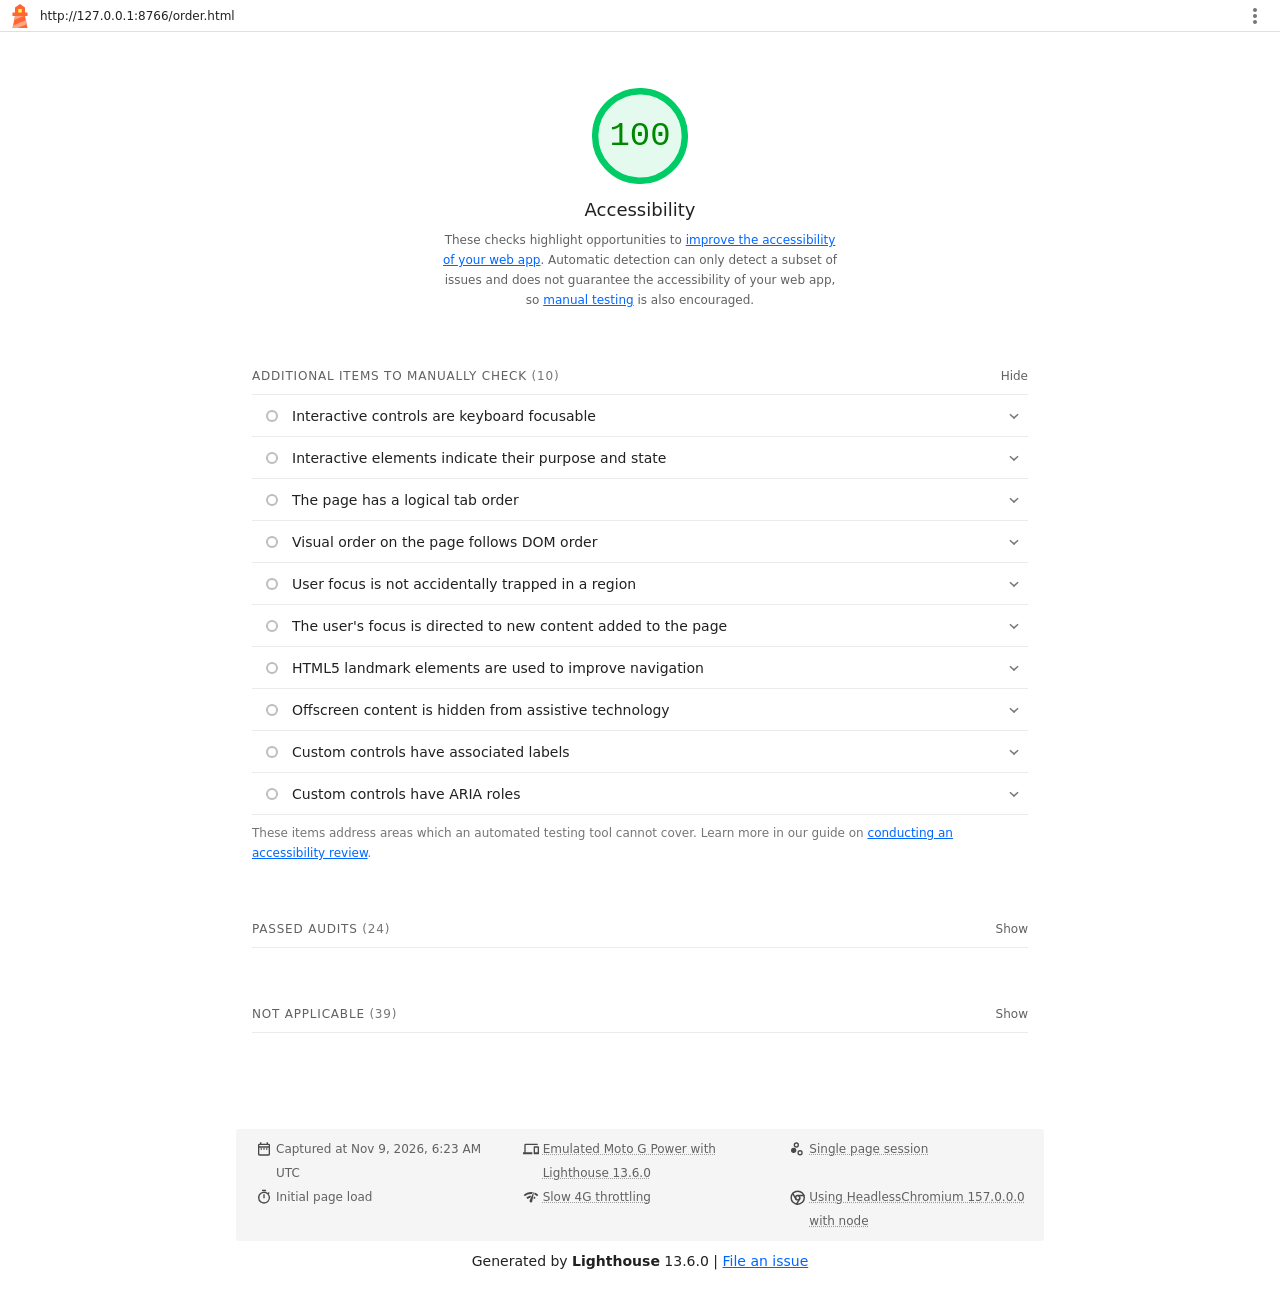
<file: lighthouse/order-accessibility.html>
<!--
@license
Copyright 2018 Google LLC
SPDX-License-Identifier: Apache-2.0
-->
<!doctype html>
<html lang="en">
<head>
  <meta charset="utf-8">
  <meta name="viewport" content="width=device-width, initial-scale=1, minimum-scale=1">
  <link rel="icon" href='data:image/svg+xml;utf8,<svg fill="none" xmlns="http://www.w3.org/2000/svg" viewBox="0 0 48 48"><path d="m14 7 10-7 10 7v10h5v7h-5l5 24H9l5-24H9v-7h5V7Z" fill="%23F63"/><path d="M31.561 24H14l-1.689 8.105L31.561 24ZM18.983 48H9l1.022-4.907L35.723 32.27l1.663 7.98L18.983 48Z" fill="%23FFA385"/><path fill="%23FF3" d="M20.5 10h7v7h-7z"/></svg>'>
  <title>Lighthouse Report</title>
  <style>body {margin: 0}</style>
</head>
<body>
  <noscript>Lighthouse report requires JavaScript. Please enable.</noscript>

  <div id="lh-log"></div>

  <script>window.__LIGHTHOUSE_JSON__ = {"lighthouseVersion":"13.6.0","requestedUrl":"http://127.0.0.1:8766/order.html","mainDocumentUrl":"http://127.0.0.1:8766/order.html","finalDisplayedUrl":"http://127.0.0.1:8766/order.html","finalUrl":"http://127.0.0.1:8766/order.html","fetchTime":"2026-11-09T06:23:30.967Z","gatherMode":"navigation","runWarnings":[],"userAgent":"Mozilla/5.0 (Windows NT 10.0; Win64; x64) AppleWebKit/537.36 (KHTML, like Gecko) HeadlessChrome/157.0.0.0 Safari/537.36 Edg/157.0.0.0","environment":{"networkUserAgent":"Mozilla/5.0 (Linux; Android 11; moto g power (2022)) AppleWebKit/537.36 (KHTML, like Gecko) Chrome/157.0.0.0 Mobile Safari/537.36","hostUserAgent":"Mozilla/5.0 (Windows NT 10.0; Win64; x64) AppleWebKit/537.36 (KHTML, like Gecko) HeadlessChrome/157.0.0.0 Safari/537.36 Edg/157.0.0.0","benchmarkIndex":1000,"credits":{"axe-core":"4.14.0"}},"audits":{"accesskeys":{"id":"accesskeys","title":"`[accesskey]` values are unique","description":"Access keys let users quickly focus a part of the page. For proper navigation, each access key must be unique. [Learn more about access keys](https://dequeuniversity.com/rules/axe/4.14/accesskeys).","score":null,"scoreDisplayMode":"notApplicable"},"aria-allowed-attr":{"id":"aria-allowed-attr","title":"`[aria-*]` attributes match their roles","description":"Each ARIA `role` supports a specific subset of `aria-*` attributes. Mismatching these invalidates the `aria-*` attributes. [Learn how to match ARIA attributes to their roles](https://dequeuniversity.com/rules/axe/4.14/aria-allowed-attr).","score":1,"scoreDisplayMode":"binary","details":{"type":"table","headings":[{"key":"node","valueType":"node","subItemsHeading":{"key":"relatedNode","valueType":"node"},"label":"Failing Elements"}],"items":[]}},"aria-allowed-role":{"id":"aria-allowed-role","title":"Uses ARIA roles only on compatible elements","description":"Many HTML elements can only be assigned certain ARIA roles. Using ARIA roles where they are not allowed can interfere with the accessibility of the web page. [Learn more about ARIA roles](https://dequeuniversity.com/rules/axe/4.14/aria-allowed-role).","score":null,"scoreDisplayMode":"notApplicable"},"aria-command-name":{"id":"aria-command-name","title":"`button`, `link`, and `menuitem` elements have accessible names","description":"When an element doesn't have an accessible name, screen readers announce it with a generic name, making it unusable for users who rely on screen readers. [Learn how to make command elements more accessible](https://dequeuniversity.com/rules/axe/4.14/aria-command-name).","score":null,"scoreDisplayMode":"notApplicable"},"aria-conditional-attr":{"id":"aria-conditional-attr","title":"ARIA attributes are used as specified for the element's role","description":"Some ARIA attributes are only allowed on an element under certain conditions. [Learn more about conditional ARIA attributes](https://dequeuniversity.com/rules/axe/4.14/aria-conditional-attr).","score":1,"scoreDisplayMode":"binary","details":{"type":"table","headings":[{"key":"node","valueType":"node","subItemsHeading":{"key":"relatedNode","valueType":"node"},"label":"Failing Elements"}],"items":[]}},"aria-deprecated-role":{"id":"aria-deprecated-role","title":"Deprecated ARIA roles were not used","description":"Deprecated ARIA roles may not be processed correctly by assistive technology. [Learn more about deprecated ARIA roles](https://dequeuniversity.com/rules/axe/4.14/aria-deprecated-role).","score":null,"scoreDisplayMode":"notApplicable"},"aria-dialog-name":{"id":"aria-dialog-name","title":"Elements with `role=\"dialog\"` or `role=\"alertdialog\"` have accessible names.","description":"ARIA dialog elements without accessible names may prevent screen readers users from discerning the purpose of these elements. [Learn how to make ARIA dialog elements more accessible](https://dequeuniversity.com/rules/axe/4.14/aria-dialog-name).","score":null,"scoreDisplayMode":"notApplicable"},"aria-hidden-body":{"id":"aria-hidden-body","title":"`[aria-hidden=\"true\"]` is not present on the document `\u003cbody>`","description":"Assistive technologies, like screen readers, work inconsistently when `aria-hidden=\"true\"` is set on the document `\u003cbody>`. [Learn how `aria-hidden` affects the document body](https://dequeuniversity.com/rules/axe/4.14/aria-hidden-body).","score":1,"scoreDisplayMode":"binary","details":{"type":"table","headings":[{"key":"node","valueType":"node","subItemsHeading":{"key":"relatedNode","valueType":"node"},"label":"Failing Elements"}],"items":[]}},"aria-hidden-focus":{"id":"aria-hidden-focus","title":"`[aria-hidden=\"true\"]` elements do not contain focusable descendents","description":"Focusable descendents within an `[aria-hidden=\"true\"]` element prevent those interactive elements from being available to users of assistive technologies like screen readers. [Learn how `aria-hidden` affects focusable elements](https://dequeuniversity.com/rules/axe/4.14/aria-hidden-focus).","score":null,"scoreDisplayMode":"notApplicable"},"aria-input-field-name":{"id":"aria-input-field-name","title":"ARIA input fields have accessible names","description":"When an input field doesn't have an accessible name, screen readers announce it with a generic name, making it unusable for users who rely on screen readers. [Learn more about input field labels](https://dequeuniversity.com/rules/axe/4.14/aria-input-field-name).","score":null,"scoreDisplayMode":"notApplicable"},"aria-meter-name":{"id":"aria-meter-name","title":"ARIA `meter` elements have accessible names","description":"When a meter element doesn't have an accessible name, screen readers announce it with a generic name, making it unusable for users who rely on screen readers. [Learn how to name `meter` elements](https://dequeuniversity.com/rules/axe/4.14/aria-meter-name).","score":null,"scoreDisplayMode":"notApplicable"},"aria-progressbar-name":{"id":"aria-progressbar-name","title":"ARIA `progressbar` elements have accessible names","description":"When a `progressbar` element doesn't have an accessible name, screen readers announce it with a generic name, making it unusable for users who rely on screen readers. [Learn how to label `progressbar` elements](https://dequeuniversity.com/rules/axe/4.14/aria-progressbar-name).","score":null,"scoreDisplayMode":"notApplicable"},"aria-prohibited-attr":{"id":"aria-prohibited-attr","title":"Elements use only permitted ARIA attributes","description":"Using ARIA attributes in roles where they are prohibited can mean that important information is not communicated to users of assistive technologies. [Learn more about prohibited ARIA roles](https://dequeuniversity.com/rules/axe/4.14/aria-prohibited-attr).","score":1,"scoreDisplayMode":"binary","details":{"type":"table","headings":[{"key":"node","valueType":"node","subItemsHeading":{"key":"relatedNode","valueType":"node"},"label":"Failing Elements"}],"items":[]}},"aria-required-attr":{"id":"aria-required-attr","title":"`[role]`s have all required `[aria-*]` attributes","description":"Some ARIA roles have required attributes that describe the state of the element to screen readers. [Learn more about roles and required attributes](https://dequeuniversity.com/rules/axe/4.14/aria-required-attr).","score":null,"scoreDisplayMode":"notApplicable"},"aria-required-children":{"id":"aria-required-children","title":"Elements with an ARIA `[role]` that require children to contain a specific `[role]` have all required children.","description":"Some ARIA parent roles must contain specific child roles to perform their intended accessibility functions. [Learn more about roles and required children elements](https://dequeuniversity.com/rules/axe/4.14/aria-required-children).","score":null,"scoreDisplayMode":"notApplicable"},"aria-required-parent":{"id":"aria-required-parent","title":"`[role]`s are contained by their required parent element","description":"Some ARIA child roles must be contained by specific parent roles to properly perform their intended accessibility functions. [Learn more about ARIA roles and required parent element](https://dequeuniversity.com/rules/axe/4.14/aria-required-parent).","score":null,"scoreDisplayMode":"notApplicable"},"aria-roles":{"id":"aria-roles","title":"`[role]` values are valid","description":"ARIA roles must have valid values in order to perform their intended accessibility functions. [Learn more about valid ARIA roles](https://dequeuniversity.com/rules/axe/4.14/aria-roles).","score":null,"scoreDisplayMode":"notApplicable"},"aria-text":{"id":"aria-text","title":"Elements with the `role=text` attribute do not have focusable descendents.","description":"Adding `role=text` around a text node split by markup enables VoiceOver to treat it as one phrase, but the element's focusable descendents will not be announced. [Learn more about the `role=text` attribute](https://dequeuniversity.com/rules/axe/4.14/aria-text).","score":null,"scoreDisplayMode":"notApplicable"},"aria-toggle-field-name":{"id":"aria-toggle-field-name","title":"ARIA toggle fields have accessible names","description":"When a toggle field doesn't have an accessible name, screen readers announce it with a generic name, making it unusable for users who rely on screen readers. [Learn more about toggle fields](https://dequeuniversity.com/rules/axe/4.14/aria-toggle-field-name).","score":null,"scoreDisplayMode":"notApplicable"},"aria-tooltip-name":{"id":"aria-tooltip-name","title":"ARIA `tooltip` elements have accessible names","description":"When a tooltip element doesn't have an accessible name, screen readers announce it with a generic name, making it unusable for users who rely on screen readers. [Learn how to name `tooltip` elements](https://dequeuniversity.com/rules/axe/4.14/aria-tooltip-name).","score":null,"scoreDisplayMode":"notApplicable"},"aria-treeitem-name":{"id":"aria-treeitem-name","title":"ARIA `treeitem` elements have accessible names","description":"When a `treeitem` element doesn't have an accessible name, screen readers announce it with a generic name, making it unusable for users who rely on screen readers. [Learn more about labeling `treeitem` elements](https://dequeuniversity.com/rules/axe/4.14/aria-treeitem-name).","score":null,"scoreDisplayMode":"notApplicable"},"aria-valid-attr-value":{"id":"aria-valid-attr-value","title":"`[aria-*]` attributes have valid values","description":"Assistive technologies, like screen readers, can't interpret ARIA attributes with invalid values. [Learn more about valid values for ARIA attributes](https://dequeuniversity.com/rules/axe/4.14/aria-valid-attr-value).","score":1,"scoreDisplayMode":"binary","details":{"type":"table","headings":[{"key":"node","valueType":"node","subItemsHeading":{"key":"relatedNode","valueType":"node"},"label":"Failing Elements"}],"items":[]}},"aria-valid-attr":{"id":"aria-valid-attr","title":"`[aria-*]` attributes are valid and not misspelled","description":"Assistive technologies, like screen readers, can't interpret ARIA attributes with invalid names. [Learn more about valid ARIA attributes](https://dequeuniversity.com/rules/axe/4.14/aria-valid-attr).","score":1,"scoreDisplayMode":"binary","details":{"type":"table","headings":[{"key":"node","valueType":"node","subItemsHeading":{"key":"relatedNode","valueType":"node"},"label":"Failing Elements"}],"items":[]}},"button-name":{"id":"button-name","title":"Buttons have an accessible name","description":"When a button doesn't have an accessible name, screen readers announce it as \"button\", making it unusable for users who rely on screen readers. [Learn how to make buttons more accessible](https://dequeuniversity.com/rules/axe/4.14/button-name).","score":1,"scoreDisplayMode":"binary","details":{"type":"table","headings":[{"key":"node","valueType":"node","subItemsHeading":{"key":"relatedNode","valueType":"node"},"label":"Failing Elements"}],"items":[]}},"bypass":{"id":"bypass","title":"The page contains a heading, skip link, or landmark region","description":"Adding ways to bypass repetitive content lets keyboard users navigate the page more efficiently. [Learn more about bypass blocks](https://dequeuniversity.com/rules/axe/4.14/bypass).","score":null,"scoreDisplayMode":"notApplicable"},"color-contrast":{"id":"color-contrast","title":"Background and foreground colors have a sufficient contrast ratio","description":"Low-contrast text is difficult or impossible for many users to read. [Learn how to provide sufficient color contrast](https://dequeuniversity.com/rules/axe/4.14/color-contrast).","score":1,"scoreDisplayMode":"binary","details":{"type":"table","headings":[{"key":"node","valueType":"node","subItemsHeading":{"key":"relatedNode","valueType":"node"},"label":"Failing Elements"}],"items":[]}},"definition-list":{"id":"definition-list","title":"`\u003cdl>`'s contain only properly-ordered `\u003cdt>` and `\u003cdd>` groups, `\u003cscript>`, `\u003ctemplate>` or `\u003cdiv>` elements.","description":"When definition lists are not properly marked up, screen readers may produce confusing or inaccurate output. [Learn how to structure definition lists correctly](https://dequeuniversity.com/rules/axe/4.14/definition-list).","score":null,"scoreDisplayMode":"notApplicable"},"dlitem":{"id":"dlitem","title":"Definition list items are wrapped in `\u003cdl>` elements","description":"Definition list items (`\u003cdt>` and `\u003cdd>`) must be wrapped in a parent `\u003cdl>` element to ensure that screen readers can properly announce them. [Learn how to structure definition lists correctly](https://dequeuniversity.com/rules/axe/4.14/dlitem).","score":null,"scoreDisplayMode":"notApplicable"},"document-title":{"id":"document-title","title":"Document has a `\u003ctitle>` element","description":"The title gives screen reader users an overview of the page, and search engine users rely on it heavily to determine if a page is relevant to their search. [Learn more about document titles](https://dequeuniversity.com/rules/axe/4.14/document-title).","score":1,"scoreDisplayMode":"binary","details":{"type":"table","headings":[{"key":"node","valueType":"node","subItemsHeading":{"key":"relatedNode","valueType":"node"},"label":"Failing Elements"}],"items":[]}},"duplicate-id-aria":{"id":"duplicate-id-aria","title":"ARIA IDs are unique","description":"The value of an ARIA ID must be unique to prevent other instances from being overlooked by assistive technologies. [Learn how to fix duplicate ARIA IDs](https://dequeuniversity.com/rules/axe/4.14/duplicate-id-aria).","score":null,"scoreDisplayMode":"notApplicable"},"empty-heading":{"id":"empty-heading","title":"All heading elements contain content.","description":"A heading with no content or inaccessible text prevent screen reader users from accessing information on the page's structure. [Learn more about headings](https://dequeuniversity.com/rules/axe/4.14/empty-heading).","score":null,"scoreDisplayMode":"notApplicable"},"form-field-multiple-labels":{"id":"form-field-multiple-labels","title":"No form fields have multiple labels","description":"Form fields with multiple labels can be confusingly announced by assistive technologies like screen readers which use either the first, the last, or all of the labels. [Learn how to use form labels](https://dequeuniversity.com/rules/axe/4.14/form-field-multiple-labels).","score":null,"scoreDisplayMode":"notApplicable"},"frame-title":{"id":"frame-title","title":"`\u003cframe>` or `\u003ciframe>` elements have a title","description":"Screen reader users rely on frame titles to describe the contents of frames. [Learn more about frame titles](https://dequeuniversity.com/rules/axe/4.14/frame-title).","score":null,"scoreDisplayMode":"notApplicable"},"heading-order":{"id":"heading-order","title":"Heading elements appear in a sequentially-descending order","description":"Properly ordered headings that do not skip levels convey the semantic structure of the page, making it easier to navigate and understand when using assistive technologies. [Learn more about heading order](https://dequeuniversity.com/rules/axe/4.14/heading-order).","score":1,"scoreDisplayMode":"binary","details":{"type":"table","headings":[{"key":"node","valueType":"node","subItemsHeading":{"key":"relatedNode","valueType":"node"},"label":"Failing Elements"}],"items":[]}},"html-has-lang":{"id":"html-has-lang","title":"`\u003chtml>` element has a `[lang]` attribute","description":"If a page doesn't specify a `lang` attribute, a screen reader assumes that the page is in the default language that the user chose when setting up the screen reader. If the page isn't actually in the default language, then the screen reader might not announce the page's text correctly. [Learn more about the `lang` attribute](https://dequeuniversity.com/rules/axe/4.14/html-has-lang).","score":1,"scoreDisplayMode":"binary","details":{"type":"table","headings":[{"key":"node","valueType":"node","subItemsHeading":{"key":"relatedNode","valueType":"node"},"label":"Failing Elements"}],"items":[]}},"html-lang-valid":{"id":"html-lang-valid","title":"`\u003chtml>` element has a valid value for its `[lang]` attribute","description":"Specifying a valid [BCP 47 language](https://www.w3.org/International/questions/qa-choosing-language-tags#question) helps screen readers announce text properly. [Learn how to use the `lang` attribute](https://dequeuniversity.com/rules/axe/4.14/html-lang-valid).","score":1,"scoreDisplayMode":"binary","details":{"type":"table","headings":[{"key":"node","valueType":"node","subItemsHeading":{"key":"relatedNode","valueType":"node"},"label":"Failing Elements"}],"items":[]}},"html-xml-lang-mismatch":{"id":"html-xml-lang-mismatch","title":"`\u003chtml>` element has an `[xml:lang]` attribute with the same base language as the `[lang]` attribute.","description":"If the webpage does not specify a consistent language, then the screen reader might not announce the page's text correctly. [Learn more about the `lang` attribute](https://dequeuniversity.com/rules/axe/4.14/html-xml-lang-mismatch).","score":null,"scoreDisplayMode":"notApplicable"},"identical-links-same-purpose":{"id":"identical-links-same-purpose","title":"Identical links have the same purpose.","description":"Links with the same destination should have the same description, to help users understand the link's purpose and decide whether to follow it. [Learn more about identical links](https://dequeuniversity.com/rules/axe/4.14/identical-links-same-purpose).","score":null,"scoreDisplayMode":"notApplicable"},"image-alt":{"id":"image-alt","title":"Image elements have `[alt]` attributes","description":"Informative elements should aim for short, descriptive alternate text. Decorative elements can be ignored with an empty alt attribute. [Learn more about the `alt` attribute](https://dequeuniversity.com/rules/axe/4.14/image-alt).","score":null,"scoreDisplayMode":"notApplicable"},"image-redundant-alt":{"id":"image-redundant-alt","title":"Image elements do not have `[alt]` attributes that are redundant text.","description":"Informative elements should aim for short, descriptive alternative text. Alternative text that is exactly the same as the text adjacent to the link or image is potentially confusing for screen reader users, because the text will be read twice. [Learn more about the `alt` attribute](https://dequeuniversity.com/rules/axe/4.14/image-redundant-alt).","score":null,"scoreDisplayMode":"notApplicable"},"input-button-name":{"id":"input-button-name","title":"Input buttons have discernible text.","description":"Adding discernable and accessible text to input buttons may help screen reader users understand the purpose of the input button. [Learn more about input buttons](https://dequeuniversity.com/rules/axe/4.14/input-button-name).","score":null,"scoreDisplayMode":"notApplicable"},"input-image-alt":{"id":"input-image-alt","title":"`\u003cinput type=\"image\">` elements have `[alt]` text","description":"When an image is being used as an `\u003cinput>` button, providing alternative text can help screen reader users understand the purpose of the button. [Learn about input image alt text](https://dequeuniversity.com/rules/axe/4.14/input-image-alt).","score":null,"scoreDisplayMode":"notApplicable"},"label-content-name-mismatch":{"id":"label-content-name-mismatch","title":"Elements with visible text labels have matching accessible names.","description":"Visible text labels that do not match the accessible name can result in a confusing experience for screen reader users. [Learn more about accessible names](https://dequeuniversity.com/rules/axe/4.14/label-content-name-mismatch).","score":null,"scoreDisplayMode":"notApplicable"},"label":{"id":"label","title":"Form elements have associated labels","description":"Labels ensure that form controls are announced properly by assistive technologies, like screen readers. [Learn more about form element labels](https://dequeuniversity.com/rules/axe/4.14/label).","score":1,"scoreDisplayMode":"binary","details":{"type":"table","headings":[{"key":"node","valueType":"node","subItemsHeading":{"key":"relatedNode","valueType":"node"},"label":"Failing Elements"}],"items":[]}},"landmark-one-main":{"id":"landmark-one-main","title":"Document has a main landmark.","description":"One main landmark helps screen reader users navigate a web page. [Learn more about landmarks](https://dequeuniversity.com/rules/axe/4.14/landmark-one-main).","score":1,"scoreDisplayMode":"binary","details":{"type":"table","headings":[{"key":"node","valueType":"node","subItemsHeading":{"key":"relatedNode","valueType":"node"},"label":"Failing Elements"}],"items":[]}},"link-name":{"id":"link-name","title":"Links have a discernible name","description":"Link text (and alternate text for images, when used as links) that is discernible, unique, and focusable improves the navigation experience for screen reader users. [Learn how to make links accessible](https://dequeuniversity.com/rules/axe/4.14/link-name).","score":1,"scoreDisplayMode":"binary","details":{"type":"table","headings":[{"key":"node","valueType":"node","subItemsHeading":{"key":"relatedNode","valueType":"node"},"label":"Failing Elements"}],"items":[]}},"link-in-text-block":{"id":"link-in-text-block","title":"Links are distinguishable without relying on color.","description":"Low-contrast text is difficult or impossible for many users to read. Link text that is discernible improves the experience for users with low vision. [Learn how to make links distinguishable](https://dequeuniversity.com/rules/axe/4.14/link-in-text-block).","score":1,"scoreDisplayMode":"binary","details":{"type":"table","headings":[{"key":"node","valueType":"node","subItemsHeading":{"key":"relatedNode","valueType":"node"},"label":"Failing Elements"}],"items":[]}},"list":{"id":"list","title":"Lists contain only `\u003cli>` elements and script supporting elements (`\u003cscript>` and `\u003ctemplate>`).","description":"Screen readers have a specific way of announcing lists. Ensuring proper list structure aids screen reader output. [Learn more about proper list structure](https://dequeuniversity.com/rules/axe/4.14/list).","score":1,"scoreDisplayMode":"binary","details":{"type":"table","headings":[{"key":"node","valueType":"node","subItemsHeading":{"key":"relatedNode","valueType":"node"},"label":"Failing Elements"}],"items":[]}},"listitem":{"id":"listitem","title":"List items (`\u003cli>`) are contained within `\u003cul>`, `\u003col>` or `\u003cmenu>` parent elements","description":"Screen readers require list items (`\u003cli>`) to be contained within a parent `\u003cul>`, `\u003col>` or `\u003cmenu>` to be announced properly. [Learn more about proper list structure](https://dequeuniversity.com/rules/axe/4.14/listitem).","score":1,"scoreDisplayMode":"binary","details":{"type":"table","headings":[{"key":"node","valueType":"node","subItemsHeading":{"key":"relatedNode","valueType":"node"},"label":"Failing Elements"}],"items":[]}},"meta-refresh":{"id":"meta-refresh","title":"The document does not use `\u003cmeta http-equiv=\"refresh\">`","description":"Users do not expect a page to refresh automatically, and doing so will move focus back to the top of the page. This may create a frustrating or confusing experience. [Learn more about the refresh meta tag](https://dequeuniversity.com/rules/axe/4.14/meta-refresh).","score":null,"scoreDisplayMode":"notApplicable"},"meta-viewport":{"id":"meta-viewport","title":"`[user-scalable=\"no\"]` is not used in the `\u003cmeta name=\"viewport\">` element and the `[maximum-scale]` attribute is not less than 5.","description":"Disabling zooming is problematic for users with low vision who rely on screen magnification to properly see the contents of a web page. [Learn more about the viewport meta tag](https://dequeuniversity.com/rules/axe/4.14/meta-viewport).","score":1,"scoreDisplayMode":"binary","details":{"type":"table","headings":[{"key":"node","valueType":"node","subItemsHeading":{"key":"relatedNode","valueType":"node"},"label":"Failing Elements"}],"items":[]}},"object-alt":{"id":"object-alt","title":"`\u003cobject>` elements have alternate text","description":"Screen readers cannot translate non-text content. Adding alternate text to `\u003cobject>` elements helps screen readers convey meaning to users. [Learn more about alt text for `object` elements](https://dequeuniversity.com/rules/axe/4.14/object-alt).","score":null,"scoreDisplayMode":"notApplicable"},"select-name":{"id":"select-name","title":"Select elements have associated label elements.","description":"Form elements without effective labels can create frustrating experiences for screen reader users. [Learn more about the `select` element](https://dequeuniversity.com/rules/axe/4.14/select-name).","score":1,"scoreDisplayMode":"binary","details":{"type":"table","headings":[{"key":"node","valueType":"node","subItemsHeading":{"key":"relatedNode","valueType":"node"},"label":"Failing Elements"}],"items":[]}},"skip-link":{"id":"skip-link","title":"Skip links are focusable.","description":"Including a skip link can help users skip to the main content to save time. [Learn more about skip links](https://dequeuniversity.com/rules/axe/4.14/skip-link).","score":1,"scoreDisplayMode":"binary","details":{"type":"table","headings":[{"key":"node","valueType":"node","subItemsHeading":{"key":"relatedNode","valueType":"node"},"label":"Failing Elements"}],"items":[]}},"tabindex":{"id":"tabindex","title":"No element has a `[tabindex]` value greater than 0","description":"A value greater than 0 implies an explicit navigation ordering. Although technically valid, this often creates frustrating experiences for users who rely on assistive technologies. [Learn more about the `tabindex` attribute](https://dequeuniversity.com/rules/axe/4.14/tabindex).","score":1,"scoreDisplayMode":"binary","details":{"type":"table","headings":[{"key":"node","valueType":"node","subItemsHeading":{"key":"relatedNode","valueType":"node"},"label":"Failing Elements"}],"items":[]}},"table-duplicate-name":{"id":"table-duplicate-name","title":"Tables have different content in the summary attribute and `\u003ccaption>`.","description":"The summary attribute should describe the table structure, while `\u003ccaption>` should have the onscreen title. Accurate table mark-up helps users of screen readers. [Learn more about summary and caption](https://dequeuniversity.com/rules/axe/4.14/table-duplicate-name).","score":null,"scoreDisplayMode":"notApplicable"},"table-fake-caption":{"id":"table-fake-caption","title":"Tables use `\u003ccaption>` instead of cells with the `[colspan]` attribute to indicate a caption.","description":"Screen readers have features to make navigating tables easier. Ensuring that tables use the actual caption element instead of cells with the `[colspan]` attribute may improve the experience for screen reader users. [Learn more about captions](https://dequeuniversity.com/rules/axe/4.14/table-fake-caption).","score":null,"scoreDisplayMode":"notApplicable"},"target-size":{"id":"target-size","title":"Touch targets have sufficient size and spacing.","description":"Touch targets with sufficient size and spacing help users who may have difficulty targeting small controls to activate the targets. [Learn more about touch targets](https://dequeuniversity.com/rules/axe/4.14/target-size).","score":1,"scoreDisplayMode":"binary","details":{"type":"table","headings":[{"key":"node","valueType":"node","subItemsHeading":{"key":"relatedNode","valueType":"node"},"label":"Failing Elements"}],"items":[]}},"td-has-header":{"id":"td-has-header","title":"`\u003ctd>` elements in a large `\u003ctable>` have one or more table headers.","description":"Screen readers have features to make navigating tables easier. Ensuring that `\u003ctd>` elements in a large table (3 or more cells in width and height) have an associated table header may improve the experience for screen reader users. [Learn more about table headers](https://dequeuniversity.com/rules/axe/4.14/td-has-header).","score":null,"scoreDisplayMode":"notApplicable"},"td-headers-attr":{"id":"td-headers-attr","title":"Cells in a `\u003ctable>` element that use the `[headers]` attribute refer to table cells within the same table.","description":"Screen readers have features to make navigating tables easier. Ensuring `\u003ctd>` cells using the `[headers]` attribute only refer to other cells in the same table may improve the experience for screen reader users. [Learn more about the `headers` attribute](https://dequeuniversity.com/rules/axe/4.14/td-headers-attr).","score":null,"scoreDisplayMode":"notApplicable"},"th-has-data-cells":{"id":"th-has-data-cells","title":"`\u003cth>` elements and elements with `[role=\"columnheader\"/\"rowheader\"]` have data cells they describe.","description":"Screen readers have features to make navigating tables easier. Ensuring table headers always refer to some set of cells may improve the experience for screen reader users. [Learn more about table headers](https://dequeuniversity.com/rules/axe/4.14/th-has-data-cells).","score":null,"scoreDisplayMode":"notApplicable"},"valid-lang":{"id":"valid-lang","title":"`[lang]` attributes have a valid value","description":"Specifying a valid [BCP 47 language](https://www.w3.org/International/questions/qa-choosing-language-tags#question) on elements helps ensure that text is pronounced correctly by a screen reader. [Learn how to use the `lang` attribute](https://dequeuniversity.com/rules/axe/4.14/valid-lang).","score":null,"scoreDisplayMode":"notApplicable"},"video-caption":{"id":"video-caption","title":"`\u003cvideo>` elements contain a `\u003ctrack>` element with `[kind=\"captions\"]`","description":"When a video provides a caption it is easier for deaf and hearing impaired users to access its information. [Learn more about video captions](https://dequeuniversity.com/rules/axe/4.14/video-caption).","score":null,"scoreDisplayMode":"notApplicable"},"custom-controls-labels":{"id":"custom-controls-labels","title":"Custom controls have associated labels","description":"Custom interactive controls have associated labels, provided by aria-label or aria-labelledby. [Learn more about custom controls and labels](https://developer.chrome.com/docs/lighthouse/accessibility/custom-controls-labels/).","score":null,"scoreDisplayMode":"manual"},"custom-controls-roles":{"id":"custom-controls-roles","title":"Custom controls have ARIA roles","description":"Custom interactive controls have appropriate ARIA roles. [Learn how to add roles to custom controls](https://developer.chrome.com/docs/lighthouse/accessibility/custom-control-roles/).","score":null,"scoreDisplayMode":"manual"},"focus-traps":{"id":"focus-traps","title":"User focus is not accidentally trapped in a region","description":"A user can tab into and out of any control or region without accidentally trapping their focus. [Learn how to avoid focus traps](https://developer.chrome.com/docs/lighthouse/accessibility/focus-traps/).","score":null,"scoreDisplayMode":"manual"},"focusable-controls":{"id":"focusable-controls","title":"Interactive controls are keyboard focusable","description":"Custom interactive controls are keyboard focusable and display a focus indicator. [Learn how to make custom controls focusable](https://developer.chrome.com/docs/lighthouse/accessibility/focusable-controls/).","score":null,"scoreDisplayMode":"manual"},"interactive-element-affordance":{"id":"interactive-element-affordance","title":"Interactive elements indicate their purpose and state","description":"Interactive elements, such as links and buttons, should indicate their state and be distinguishable from non-interactive elements. [Learn how to decorate interactive elements with affordance hints](https://developer.chrome.com/docs/lighthouse/accessibility/interactive-element-affordance/).","score":null,"scoreDisplayMode":"manual"},"logical-tab-order":{"id":"logical-tab-order","title":"The page has a logical tab order","description":"Tabbing through the page follows the visual layout. Users cannot focus elements that are offscreen. [Learn more about logical tab ordering](https://developer.chrome.com/docs/lighthouse/accessibility/logical-tab-order/).","score":null,"scoreDisplayMode":"manual"},"managed-focus":{"id":"managed-focus","title":"The user's focus is directed to new content added to the page","description":"If new content, such as a dialog, is added to the page, the user's focus is directed to it. [Learn how to direct focus to new content](https://developer.chrome.com/docs/lighthouse/accessibility/managed-focus/).","score":null,"scoreDisplayMode":"manual"},"offscreen-content-hidden":{"id":"offscreen-content-hidden","title":"Offscreen content is hidden from assistive technology","description":"Offscreen content is hidden with display: none or aria-hidden=true. [Learn how to properly hide offscreen content](https://developer.chrome.com/docs/lighthouse/accessibility/offscreen-content-hidden/).","score":null,"scoreDisplayMode":"manual"},"use-landmarks":{"id":"use-landmarks","title":"HTML5 landmark elements are used to improve navigation","description":"Landmark elements (`\u003cmain>`, `\u003cnav>`, etc.) are used to improve the keyboard navigation of the page for assistive technology. [Learn more about landmark elements](https://developer.chrome.com/docs/lighthouse/accessibility/use-landmarks/).","score":null,"scoreDisplayMode":"manual"},"visual-order-follows-dom":{"id":"visual-order-follows-dom","title":"Visual order on the page follows DOM order","description":"DOM order matches the visual order, improving navigation for assistive technology. [Learn more about DOM and visual ordering](https://developer.chrome.com/docs/lighthouse/accessibility/visual-order-follows-dom/).","score":null,"scoreDisplayMode":"manual"},"autocomplete-valid":{"id":"autocomplete-valid","title":"`autocomplete` attributes are used correctly","description":"The `autocomplete` attribute values must be valid and correctly applied for screen readers to function correctly. [Learn more about valid autocomplete values](https://dequeuniversity.com/rules/axe/4.14/autocomplete-valid).","score":1,"scoreDisplayMode":"binary","details":{"type":"table","headings":[{"key":"node","valueType":"node","subItemsHeading":{"key":"relatedNode","valueType":"node"},"label":"Failing Elements"}],"items":[]}},"presentation-role-conflict":{"id":"presentation-role-conflict","title":"Elements with `role=\"none\"` or `role=\"presentation\"` do not have conflicts","description":"There are certain cases where the semantic role of an element with `role=\"none\"` or `role=\"presentation\"` does not resolve to none or presentation. To ensure the element remains removed from the accessibility tree, you should not add any global ARIA attributes to the element or make it focusable. [Learn more about presentation role conflict](https://dequeuniversity.com/rules/axe/4.14/presentation-role-conflict).","score":null,"scoreDisplayMode":"notApplicable"},"svg-img-alt":{"id":"svg-img-alt","title":"SVG elements with an `img` role have an accessible text alternative","description":"Ensures SVG elements with an `img`, `graphics-document` or `graphics-symbol` role have an accessible text alternative. [Learn more about SVG alt text](https://dequeuniversity.com/rules/axe/4.14/svg-img-alt).","score":null,"scoreDisplayMode":"notApplicable"}},"configSettings":{"output":"html","maxWaitForFcp":30000,"maxWaitForLoad":45000,"pauseAfterFcpMs":1000,"pauseAfterLoadMs":1000,"networkQuietThresholdMs":1000,"cpuQuietThresholdMs":1000,"formFactor":"mobile","throttling":{"rttMs":150,"throughputKbps":1638.4,"requestLatencyMs":562.5,"downloadThroughputKbps":1474.5600000000002,"uploadThroughputKbps":675,"cpuSlowdownMultiplier":4},"throttlingMethod":"simulate","screenEmulation":{"mobile":true,"width":412,"height":823,"deviceScaleFactor":1.75,"disabled":false},"emulatedUserAgent":"Mozilla/5.0 (Linux; Android 11; moto g power (2022)) AppleWebKit/537.36 (KHTML, like Gecko) Chrome/136.0.0.0 Mobile Safari/537.36","auditMode":false,"gatherMode":false,"clearStorageTypes":["file_systems","shader_cache","service_workers","cache_storage"],"disableStorageReset":false,"debugNavigation":false,"channel":"node","usePassiveGathering":false,"disableFullPageScreenshot":false,"skipAboutBlank":false,"blankPage":"about:blank","ignoreStatusCode":false,"locale":"en-US","blockedUrlPatterns":null,"additionalTraceCategories":null,"extraHeaders":null,"precomputedLanternData":null,"onlyAudits":null,"onlyCategories":["accessibility"],"skipAudits":null},"categories":{"accessibility":{"title":"Accessibility","description":"These checks highlight opportunities to [improve the accessibility of your web app](https://developer.chrome.com/docs/lighthouse/accessibility/). Automatic detection can only detect a subset of issues and does not guarantee the accessibility of your web app, so [manual testing](https://web.dev/articles/how-to-review) is also encouraged.","manualDescription":"These items address areas which an automated testing tool cannot cover. Learn more in our guide on [conducting an accessibility review](https://web.dev/articles/how-to-review).","supportedModes":["navigation","snapshot"],"auditRefs":[{"id":"accesskeys","weight":0,"group":"a11y-navigation"},{"id":"aria-allowed-attr","weight":10,"group":"a11y-aria"},{"id":"aria-command-name","weight":0,"group":"a11y-aria"},{"id":"aria-conditional-attr","weight":7,"group":"a11y-aria"},{"id":"aria-deprecated-role","weight":0,"group":"a11y-aria"},{"id":"aria-dialog-name","weight":0,"group":"a11y-aria"},{"id":"aria-hidden-body","weight":10,"group":"a11y-aria"},{"id":"aria-hidden-focus","weight":0,"group":"a11y-aria"},{"id":"aria-input-field-name","weight":0,"group":"a11y-aria"},{"id":"aria-meter-name","weight":0,"group":"a11y-aria"},{"id":"aria-progressbar-name","weight":0,"group":"a11y-aria"},{"id":"aria-prohibited-attr","weight":7,"group":"a11y-aria"},{"id":"aria-required-attr","weight":0,"group":"a11y-aria"},{"id":"aria-required-children","weight":0,"group":"a11y-aria"},{"id":"aria-required-parent","weight":0,"group":"a11y-aria"},{"id":"aria-roles","weight":0,"group":"a11y-aria"},{"id":"aria-text","weight":0,"group":"a11y-aria"},{"id":"aria-toggle-field-name","weight":0,"group":"a11y-aria"},{"id":"aria-tooltip-name","weight":0,"group":"a11y-aria"},{"id":"aria-treeitem-name","weight":0,"group":"a11y-aria"},{"id":"aria-valid-attr-value","weight":10,"group":"a11y-aria"},{"id":"aria-valid-attr","weight":10,"group":"a11y-aria"},{"id":"button-name","weight":10,"group":"a11y-names-labels"},{"id":"bypass","weight":0,"group":"a11y-navigation"},{"id":"color-contrast","weight":7,"group":"a11y-color-contrast"},{"id":"definition-list","weight":0,"group":"a11y-tables-lists"},{"id":"dlitem","weight":0,"group":"a11y-tables-lists"},{"id":"document-title","weight":7,"group":"a11y-names-labels"},{"id":"duplicate-id-aria","weight":0,"group":"a11y-aria"},{"id":"form-field-multiple-labels","weight":0,"group":"a11y-names-labels"},{"id":"frame-title","weight":0,"group":"a11y-names-labels"},{"id":"heading-order","weight":3,"group":"a11y-navigation"},{"id":"html-has-lang","weight":7,"group":"a11y-language"},{"id":"html-lang-valid","weight":7,"group":"a11y-language"},{"id":"html-xml-lang-mismatch","weight":0,"group":"a11y-language"},{"id":"image-alt","weight":0,"group":"a11y-names-labels"},{"id":"input-button-name","weight":0,"group":"a11y-names-labels"},{"id":"input-image-alt","weight":0,"group":"a11y-names-labels"},{"id":"label","weight":10,"group":"a11y-names-labels"},{"id":"link-in-text-block","weight":7,"group":"a11y-color-contrast"},{"id":"link-name","weight":7,"group":"a11y-names-labels"},{"id":"list","weight":7,"group":"a11y-tables-lists"},{"id":"listitem","weight":7,"group":"a11y-tables-lists"},{"id":"meta-refresh","weight":0,"group":"a11y-best-practices"},{"id":"meta-viewport","weight":10,"group":"a11y-best-practices"},{"id":"object-alt","weight":0,"group":"a11y-names-labels"},{"id":"select-name","weight":10,"group":"a11y-names-labels"},{"id":"skip-link","weight":3,"group":"a11y-names-labels"},{"id":"tabindex","weight":7,"group":"a11y-navigation"},{"id":"target-size","weight":7,"group":"a11y-best-practices"},{"id":"td-headers-attr","weight":0,"group":"a11y-tables-lists"},{"id":"th-has-data-cells","weight":0,"group":"a11y-tables-lists"},{"id":"valid-lang","weight":0,"group":"a11y-language"},{"id":"video-caption","weight":0,"group":"a11y-audio-video"},{"id":"landmark-one-main","weight":3,"group":"a11y-best-practices"},{"id":"autocomplete-valid","weight":1,"group":"a11y-best-practices"},{"id":"presentation-role-conflict","weight":0,"group":"a11y-best-practices"},{"id":"svg-img-alt","weight":0,"group":"a11y-best-practices"},{"id":"focusable-controls","weight":0},{"id":"interactive-element-affordance","weight":0},{"id":"logical-tab-order","weight":0},{"id":"visual-order-follows-dom","weight":0},{"id":"focus-traps","weight":0},{"id":"managed-focus","weight":0},{"id":"use-landmarks","weight":0},{"id":"offscreen-content-hidden","weight":0},{"id":"custom-controls-labels","weight":0},{"id":"custom-controls-roles","weight":0},{"id":"table-duplicate-name","weight":0,"group":"a11y-best-practices"},{"id":"empty-heading","weight":0,"group":"a11y-best-practices"},{"id":"aria-allowed-role","weight":0,"group":"a11y-best-practices"},{"id":"image-redundant-alt","weight":0,"group":"a11y-names-labels"},{"id":"identical-links-same-purpose","weight":0,"group":"a11y-best-practices"},{"id":"label-content-name-mismatch","weight":0,"group":"hidden"},{"id":"table-fake-caption","weight":0,"group":"hidden"},{"id":"td-has-header","weight":0,"group":"hidden"}],"id":"accessibility","score":1}},"categoryGroups":{"metrics":{"title":"Metrics"},"insights":{"title":"Insights","description":"These insights are also available in the Chrome DevTools Performance Panel - [record a trace](https://developer.chrome.com/docs/devtools/performance/reference) to view more detailed information."},"diagnostics":{"title":"Diagnostics","description":"More information about the performance of your application. These numbers don't [directly affect](https://developer.chrome.com/docs/lighthouse/performance/performance-scoring/) the Performance score."},"a11y-best-practices":{"title":"Best practices","description":"These items highlight common accessibility best practices."},"a11y-color-contrast":{"title":"Contrast","description":"These are opportunities to improve the legibility of your content."},"a11y-names-labels":{"title":"Names and labels","description":"These are opportunities to improve the semantics of the controls in your application. This may enhance the experience for users of assistive technology, like a screen reader."},"a11y-navigation":{"title":"Navigation","description":"These are opportunities to improve keyboard navigation in your application."},"a11y-aria":{"title":"ARIA","description":"These are opportunities to improve the usage of ARIA in your application which may enhance the experience for users of assistive technology, like a screen reader."},"a11y-language":{"title":"Internationalization and localization","description":"These are opportunities to improve the interpretation of your content by users in different locales."},"a11y-audio-video":{"title":"Audio and video","description":"These are opportunities to provide alternative content for audio and video. This may improve the experience for users with hearing or vision impairments."},"a11y-tables-lists":{"title":"Tables and lists","description":"These are opportunities to improve the experience of reading tabular or list data using assistive technology, like a screen reader."},"seo-mobile":{"title":"Mobile Friendly","description":"Make sure your pages are mobile friendly so users don’t have to pinch or zoom in order to read the content pages. [Learn how to make pages mobile-friendly](https://developers.google.com/search/mobile-sites/)."},"seo-content":{"title":"Content Best Practices","description":"Format your HTML in a way that enables crawlers to better understand your app’s content."},"seo-crawl":{"title":"Crawling and Indexing","description":"To appear in search results, crawlers need access to your app."},"best-practices-trust-safety":{"title":"Trust and Safety"},"best-practices-ux":{"title":"User Experience"},"best-practices-browser-compat":{"title":"Browser Compatibility"},"best-practices-general":{"title":"General"},"webmcp":{"title":"WebMCP","description":"Audits validating WebMCP integration."},"agent-accessibility":{"title":"Agent Accessibility","description":"These audits highlight best practices for improving the accessibility of the website for AI agents."},"agent-discoverability":{"title":"Agent Discoverability","description":"These audits validate that websites expose discoverable resources, documentation, and catalogs for AI agents."},"hidden":{"title":""}},"stackPacks":[],"entities":[{"name":"127.0.0.1","origins":["http://127.0.0.1:8766"],"isFirstParty":true,"isUnrecognized":true}],"fullPageScreenshot":{"screenshot":{"data":"[data-uri]","width":412,"height":1116},"nodes":{}},"timing":{"entries":[{"startTime":17279.61,"name":"lh:config","duration":251.93,"entryType":"measure"},{"startTime":17281.7,"name":"lh:config:resolveArtifactsToDefns","duration":5.37,"entryType":"measure"},{"startTime":17531.64,"name":"lh:runner:gather","duration":5199.66,"entryType":"measure"},{"startTime":17625.37,"name":"lh:driver:connect","duration":31.82,"entryType":"measure"},{"startTime":17657.33,"name":"lh:driver:navigate","duration":18.91,"entryType":"measure"},{"startTime":17676.41,"name":"lh:gather:getBenchmarkIndex","duration":1014.78,"entryType":"measure"},{"startTime":18691.25,"name":"lh:gather:getVersion","duration":1.07,"entryType":"measure"},{"startTime":18692.35,"name":"lh:gather:getDevicePixelRatio","duration":1.38,"entryType":"measure"},{"startTime":18693.81,"name":"lh:prepare:navigationMode","duration":153.79,"entryType":"measure"},{"startTime":18694.67,"name":"lh:gather:getVersion","duration":0.64,"entryType":"measure"},{"startTime":18725.36,"name":"lh:storage:clearDataForOrigin","duration":61.53,"entryType":"measure"},{"startTime":18786.94,"name":"lh:storage:clearBrowserCaches","duration":56.43,"entryType":"measure"},{"startTime":18844.79,"name":"lh:gather:prepareThrottlingAndNetwork","duration":2.76,"entryType":"measure"},{"startTime":18871.33,"name":"lh:driver:navigate","duration":2450.68,"entryType":"measure"},{"startTime":21324.28,"name":"lh:computed:NetworkRecords","duration":0.31,"entryType":"measure"},{"startTime":21324.67,"name":"lh:gather:getArtifact:DevtoolsLog","duration":0.01,"entryType":"measure"},{"startTime":21324.68,"name":"lh:gather:getArtifact:Accessibility","duration":256.69,"entryType":"measure"},{"startTime":21581.44,"name":"lh:gather:getArtifact:NetworkUserAgent","duration":0.02,"entryType":"measure"},{"startTime":21581.47,"name":"lh:gather:getArtifact:Stacks","duration":12.24,"entryType":"measure"},{"startTime":21581.48,"name":"lh:gather:collectStacks","duration":12.2,"entryType":"measure"},{"startTime":21593.77,"name":"lh:gather:getArtifact:FullPageScreenshot","duration":1111.63,"entryType":"measure"},{"startTime":22699.13,"name":"lh:gather:getVersion","duration":1.39,"entryType":"measure"},{"startTime":22731.45,"name":"lh:runner:audit","duration":318.61,"entryType":"measure"},{"startTime":22731.48,"name":"lh:runner:auditing","duration":318.19,"entryType":"measure"},{"startTime":22732.72,"name":"lh:audit:accesskeys","duration":2.22,"entryType":"measure"},{"startTime":22735.6,"name":"lh:audit:aria-allowed-attr","duration":4.57,"entryType":"measure"},{"startTime":22740.63,"name":"lh:audit:aria-allowed-role","duration":4.11,"entryType":"measure"},{"startTime":22745.01,"name":"lh:audit:aria-command-name","duration":0.9,"entryType":"measure"},{"startTime":22746.19,"name":"lh:audit:aria-conditional-attr","duration":5.41,"entryType":"measure"},{"startTime":22752.08,"name":"lh:audit:aria-deprecated-role","duration":1.4,"entryType":"measure"},{"startTime":22753.78,"name":"lh:audit:aria-dialog-name","duration":1.01,"entryType":"measure"},{"startTime":22755.09,"name":"lh:audit:aria-hidden-body","duration":3.94,"entryType":"measure"},{"startTime":22759.33,"name":"lh:audit:aria-hidden-focus","duration":1.18,"entryType":"measure"},{"startTime":22760.79,"name":"lh:audit:aria-input-field-name","duration":1.05,"entryType":"measure"},{"startTime":22762.06,"name":"lh:audit:aria-meter-name","duration":1.11,"entryType":"measure"},{"startTime":22763.4,"name":"lh:audit:aria-progressbar-name","duration":1.66,"entryType":"measure"},{"startTime":22765.38,"name":"lh:audit:aria-prohibited-attr","duration":4.98,"entryType":"measure"},{"startTime":22770.6,"name":"lh:audit:aria-required-attr","duration":1.31,"entryType":"measure"},{"startTime":22772.21,"name":"lh:audit:aria-required-children","duration":1.33,"entryType":"measure"},{"startTime":22773.75,"name":"lh:audit:aria-required-parent","duration":1.26,"entryType":"measure"},{"startTime":22775.22,"name":"lh:audit:aria-roles","duration":1.28,"entryType":"measure"},{"startTime":22776.74,"name":"lh:audit:aria-text","duration":1.42,"entryType":"measure"},{"startTime":22778.37,"name":"lh:audit:aria-toggle-field-name","duration":1.64,"entryType":"measure"},{"startTime":22780.24,"name":"lh:audit:aria-tooltip-name","duration":2.87,"entryType":"measure"},{"startTime":22783.78,"name":"lh:audit:aria-treeitem-name","duration":2.89,"entryType":"measure"},{"startTime":22786.9,"name":"lh:audit:aria-valid-attr-value","duration":2.99,"entryType":"measure"},{"startTime":22790.09,"name":"lh:audit:aria-valid-attr","duration":2.86,"entryType":"measure"},{"startTime":22793.2,"name":"lh:audit:button-name","duration":2.83,"entryType":"measure"},{"startTime":22796.23,"name":"lh:audit:bypass","duration":2.88,"entryType":"measure"},{"startTime":22799.38,"name":"lh:audit:color-contrast","duration":4.55,"entryType":"measure"},{"startTime":22804.27,"name":"lh:audit:definition-list","duration":2.32,"entryType":"measure"},{"startTime":22806.83,"name":"lh:audit:dlitem","duration":2.48,"entryType":"measure"},{"startTime":22810.09,"name":"lh:audit:document-title","duration":25.39,"entryType":"measure"},{"startTime":22835.85,"name":"lh:audit:duplicate-id-aria","duration":4.04,"entryType":"measure"},{"startTime":22840.27,"name":"lh:audit:empty-heading","duration":4.08,"entryType":"measure"},{"startTime":22844.66,"name":"lh:audit:form-field-multiple-labels","duration":5.94,"entryType":"measure"},{"startTime":22851.34,"name":"lh:audit:frame-title","duration":4.71,"entryType":"measure"},{"startTime":22856.78,"name":"lh:audit:heading-order","duration":6.65,"entryType":"measure"},{"startTime":22863.82,"name":"lh:audit:html-has-lang","duration":7.88,"entryType":"measure"},{"startTime":22872.19,"name":"lh:audit:html-lang-valid","duration":4.55,"entryType":"measure"},{"startTime":22877.04,"name":"lh:audit:html-xml-lang-mismatch","duration":2.32,"entryType":"measure"},{"startTime":22880.05,"name":"lh:audit:identical-links-same-purpose","duration":8.11,"entryType":"measure"},{"startTime":22888.68,"name":"lh:audit:image-alt","duration":3.53,"entryType":"measure"},{"startTime":22892.51,"name":"lh:audit:image-redundant-alt","duration":3.83,"entryType":"measure"},{"startTime":22896.77,"name":"lh:audit:input-button-name","duration":5.02,"entryType":"measure"},{"startTime":22902.54,"name":"lh:audit:input-image-alt","duration":2.7,"entryType":"measure"},{"startTime":22905.82,"name":"lh:audit:label-content-name-mismatch","duration":2.91,"entryType":"measure"},{"startTime":22908.95,"name":"lh:audit:label","duration":2.99,"entryType":"measure"},{"startTime":22912.19,"name":"lh:audit:landmark-one-main","duration":4.15,"entryType":"measure"},{"startTime":22916.77,"name":"lh:audit:link-name","duration":5.62,"entryType":"measure"},{"startTime":22922.66,"name":"lh:audit:link-in-text-block","duration":3.1,"entryType":"measure"},{"startTime":22925.98,"name":"lh:audit:list","duration":4.63,"entryType":"measure"},{"startTime":22931.17,"name":"lh:audit:listitem","duration":7.25,"entryType":"measure"},{"startTime":22941.35,"name":"lh:audit:meta-refresh","duration":3.24,"entryType":"measure"},{"startTime":22944.88,"name":"lh:audit:meta-viewport","duration":3.41,"entryType":"measure"},{"startTime":22948.53,"name":"lh:audit:object-alt","duration":2.67,"entryType":"measure"},{"startTime":22951.49,"name":"lh:audit:select-name","duration":2.98,"entryType":"measure"},{"startTime":22954.68,"name":"lh:audit:skip-link","duration":2.78,"entryType":"measure"},{"startTime":22957.71,"name":"lh:audit:tabindex","duration":3.31,"entryType":"measure"},{"startTime":22961.23,"name":"lh:audit:table-duplicate-name","duration":2.39,"entryType":"measure"},{"startTime":22963.94,"name":"lh:audit:table-fake-caption","duration":3.49,"entryType":"measure"},{"startTime":22967.67,"name":"lh:audit:target-size","duration":3.61,"entryType":"measure"},{"startTime":22971.56,"name":"lh:audit:td-has-header","duration":3.13,"entryType":"measure"},{"startTime":22974.96,"name":"lh:audit:td-headers-attr","duration":4.16,"entryType":"measure"},{"startTime":22979.5,"name":"lh:audit:th-has-data-cells","duration":4.88,"entryType":"measure"},{"startTime":22984.88,"name":"lh:audit:valid-lang","duration":5.69,"entryType":"measure"},{"startTime":22990.96,"name":"lh:audit:video-caption","duration":45.92,"entryType":"measure"},{"startTime":23036.97,"name":"lh:audit:custom-controls-labels","duration":0.12,"entryType":"measure"},{"startTime":23037.11,"name":"lh:audit:custom-controls-roles","duration":0.02,"entryType":"measure"},{"startTime":23037.14,"name":"lh:audit:focus-traps","duration":0.02,"entryType":"measure"},{"startTime":23037.18,"name":"lh:audit:focusable-controls","duration":0.02,"entryType":"measure"},{"startTime":23037.21,"name":"lh:audit:interactive-element-affordance","duration":0.01,"entryType":"measure"},{"startTime":23037.24,"name":"lh:audit:logical-tab-order","duration":0.01,"entryType":"measure"},{"startTime":23037.26,"name":"lh:audit:managed-focus","duration":0.01,"entryType":"measure"},{"startTime":23037.28,"name":"lh:audit:offscreen-content-hidden","duration":0.02,"entryType":"measure"},{"startTime":23037.31,"name":"lh:audit:use-landmarks","duration":0.01,"entryType":"measure"},{"startTime":23037.34,"name":"lh:audit:visual-order-follows-dom","duration":0.01,"entryType":"measure"},{"startTime":23037.91,"name":"lh:audit:autocomplete-valid","duration":5.32,"entryType":"measure"},{"startTime":23043.49,"name":"lh:audit:presentation-role-conflict","duration":2.94,"entryType":"measure"},{"startTime":23046.66,"name":"lh:audit:svg-img-alt","duration":2.98,"entryType":"measure"},{"startTime":23049.71,"name":"lh:runner:generate","duration":0.35,"entryType":"measure"},{"startTime":23050.27,"name":"lh:computed:EntityClassification","duration":0.53,"entryType":"measure"}],"total":5518.2699999999995},"i18n":{"rendererFormattedStrings":{"calculatorLink":"See calculator.","collapseView":"Collapse view","crcInitialNavigation":"Initial Navigation","crcLongestDurationLabel":"Maximum critical path latency:","dropdownCopyJSON":"Copy JSON","dropdownDarkTheme":"Toggle Dark Theme","dropdownPrintExpanded":"Print Expanded","dropdownPrintSummary":"Print Summary","dropdownSaveGist":"Save as Gist","dropdownSaveHTML":"Save as HTML","dropdownSaveJSON":"Save as JSON","dropdownViewUnthrottledTrace":"View Unthrottled Trace","dropdownViewer":"Open in Viewer","errorLabel":"Error!","errorMissingAuditInfo":"Report error: no audit information","expandView":"Expand view","firstPartyChipLabel":"1st party","footerIssue":"File an issue","hide":"Hide","labDataTitle":"Lab Data","lsPerformanceCategoryDescription":"[Lighthouse](https://developers.google.com/web/tools/lighthouse/) analysis of the current page on an emulated mobile network. Values are estimated and may vary.","manualAuditsGroupTitle":"Additional items to manually check","notApplicableAuditsGroupTitle":"Not applicable","openInANewTabTooltip":"Open in a new tab","opportunityResourceColumnLabel":"Opportunity","opportunitySavingsColumnLabel":"Estimated Savings","passedAuditsGroupTitle":"Passed audits","runtimeAnalysisWindow":"Initial page load","runtimeAnalysisWindowSnapshot":"Point-in-time snapshot","runtimeAnalysisWindowTimespan":"User interactions timespan","runtimeCustom":"Custom throttling","runtimeDesktopEmulation":"Emulated Desktop","runtimeMobileEmulation":"Emulated Moto G Power","runtimeNoEmulation":"No emulation","runtimeSettingsArdVersion":"ARD version","runtimeSettingsAxeVersion":"Axe version","runtimeSettingsBenchmark":"Unthrottled CPU/Memory Power","runtimeSettingsCPUThrottling":"CPU throttling","runtimeSettingsDevice":"Device","runtimeSettingsNetworkThrottling":"Network throttling","runtimeSettingsScreenEmulation":"Screen emulation","runtimeSettingsUANetwork":"User agent (network)","runtimeSingleLoad":"Single page session","runtimeSingleLoadTooltip":"This data is taken from a single page session, as opposed to field data summarizing many sessions.","runtimeSlow4g":"Slow 4G throttling","runtimeUnknown":"Unknown","show":"Show","showRelevantAudits":"Show audits relevant to:","snippetCollapseButtonLabel":"Collapse snippet","snippetExpandButtonLabel":"Expand snippet","thirdPartyResourcesLabel":"Show 3rd-party resources","throttlingProvided":"Provided by environment","toplevelWarningsMessage":"There were issues affecting this run of Lighthouse:","unattributable":"Unattributable","unscoredLabel":"Unscored","unscoredTitle":"This audit does not contribute to the overall category score.","varianceDisclaimer":"Values are estimated and may vary. The [performance score is calculated](https://developer.chrome.com/docs/lighthouse/performance/performance-scoring/) directly from these metrics.","viewTraceLabel":"View Trace","viewTreemapLabel":"View Treemap","warningAuditsGroupTitle":"Passed audits but with warnings","warningHeader":"Warnings: "},"icuMessagePaths":{"core/audits/accessibility/accesskeys.js | title":["audits.accesskeys.title"],"core/audits/accessibility/accesskeys.js | description":["audits.accesskeys.description"],"core/audits/accessibility/aria-allowed-attr.js | title":["audits[aria-allowed-attr].title"],"core/audits/accessibility/aria-allowed-attr.js | description":["audits[aria-allowed-attr].description"],"core/lib/i18n/i18n.js | columnFailingElem":["audits[aria-allowed-attr].details.headings[0].label","audits[aria-conditional-attr].details.headings[0].label","audits[aria-hidden-body].details.headings[0].label","audits[aria-prohibited-attr].details.headings[0].label","audits[aria-valid-attr-value].details.headings[0].label","audits[aria-valid-attr].details.headings[0].label","audits[button-name].details.headings[0].label","audits[color-contrast].details.headings[0].label","audits[document-title].details.headings[0].label","audits[heading-order].details.headings[0].label","audits[html-has-lang].details.headings[0].label","audits[html-lang-valid].details.headings[0].label","audits.label.details.headings[0].label","audits[landmark-one-main].details.headings[0].label","audits[link-name].details.headings[0].label","audits[link-in-text-block].details.headings[0].label","audits.list.details.headings[0].label","audits.listitem.details.headings[0].label","audits[meta-viewport].details.headings[0].label","audits[select-name].details.headings[0].label","audits[skip-link].details.headings[0].label","audits.tabindex.details.headings[0].label","audits[target-size].details.headings[0].label","audits[autocomplete-valid].details.headings[0].label"],"core/audits/accessibility/aria-allowed-role.js | title":["audits[aria-allowed-role].title"],"core/audits/accessibility/aria-allowed-role.js | description":["audits[aria-allowed-role].description"],"core/audits/accessibility/aria-command-name.js | title":["audits[aria-command-name].title"],"core/audits/accessibility/aria-command-name.js | description":["audits[aria-command-name].description"],"core/audits/accessibility/aria-conditional-attr.js | title":["audits[aria-conditional-attr].title"],"core/audits/accessibility/aria-conditional-attr.js | description":["audits[aria-conditional-attr].description"],"core/audits/accessibility/aria-deprecated-role.js | title":["audits[aria-deprecated-role].title"],"core/audits/accessibility/aria-deprecated-role.js | description":["audits[aria-deprecated-role].description"],"core/audits/accessibility/aria-dialog-name.js | title":["audits[aria-dialog-name].title"],"core/audits/accessibility/aria-dialog-name.js | description":["audits[aria-dialog-name].description"],"core/audits/accessibility/aria-hidden-body.js | title":["audits[aria-hidden-body].title"],"core/audits/accessibility/aria-hidden-body.js | description":["audits[aria-hidden-body].description"],"core/audits/accessibility/aria-hidden-focus.js | title":["audits[aria-hidden-focus].title"],"core/audits/accessibility/aria-hidden-focus.js | description":["audits[aria-hidden-focus].description"],"core/audits/accessibility/aria-input-field-name.js | title":["audits[aria-input-field-name].title"],"core/audits/accessibility/aria-input-field-name.js | description":["audits[aria-input-field-name].description"],"core/audits/accessibility/aria-meter-name.js | title":["audits[aria-meter-name].title"],"core/audits/accessibility/aria-meter-name.js | description":["audits[aria-meter-name].description"],"core/audits/accessibility/aria-progressbar-name.js | title":["audits[aria-progressbar-name].title"],"core/audits/accessibility/aria-progressbar-name.js | description":["audits[aria-progressbar-name].description"],"core/audits/accessibility/aria-prohibited-attr.js | title":["audits[aria-prohibited-attr].title"],"core/audits/accessibility/aria-prohibited-attr.js | description":["audits[aria-prohibited-attr].description"],"core/audits/accessibility/aria-required-attr.js | title":["audits[aria-required-attr].title"],"core/audits/accessibility/aria-required-attr.js | description":["audits[aria-required-attr].description"],"core/audits/accessibility/aria-required-children.js | title":["audits[aria-required-children].title"],"core/audits/accessibility/aria-required-children.js | description":["audits[aria-required-children].description"],"core/audits/accessibility/aria-required-parent.js | title":["audits[aria-required-parent].title"],"core/audits/accessibility/aria-required-parent.js | description":["audits[aria-required-parent].description"],"core/audits/accessibility/aria-roles.js | title":["audits[aria-roles].title"],"core/audits/accessibility/aria-roles.js | description":["audits[aria-roles].description"],"core/audits/accessibility/aria-text.js | title":["audits[aria-text].title"],"core/audits/accessibility/aria-text.js | description":["audits[aria-text].description"],"core/audits/accessibility/aria-toggle-field-name.js | title":["audits[aria-toggle-field-name].title"],"core/audits/accessibility/aria-toggle-field-name.js | description":["audits[aria-toggle-field-name].description"],"core/audits/accessibility/aria-tooltip-name.js | title":["audits[aria-tooltip-name].title"],"core/audits/accessibility/aria-tooltip-name.js | description":["audits[aria-tooltip-name].description"],"core/audits/accessibility/aria-treeitem-name.js | title":["audits[aria-treeitem-name].title"],"core/audits/accessibility/aria-treeitem-name.js | description":["audits[aria-treeitem-name].description"],"core/audits/accessibility/aria-valid-attr-value.js | title":["audits[aria-valid-attr-value].title"],"core/audits/accessibility/aria-valid-attr-value.js | description":["audits[aria-valid-attr-value].description"],"core/audits/accessibility/aria-valid-attr.js | title":["audits[aria-valid-attr].title"],"core/audits/accessibility/aria-valid-attr.js | description":["audits[aria-valid-attr].description"],"core/audits/accessibility/button-name.js | title":["audits[button-name].title"],"core/audits/accessibility/button-name.js | description":["audits[button-name].description"],"core/audits/accessibility/bypass.js | title":["audits.bypass.title"],"core/audits/accessibility/bypass.js | description":["audits.bypass.description"],"core/audits/accessibility/color-contrast.js | title":["audits[color-contrast].title"],"core/audits/accessibility/color-contrast.js | description":["audits[color-contrast].description"],"core/audits/accessibility/definition-list.js | title":["audits[definition-list].title"],"core/audits/accessibility/definition-list.js | description":["audits[definition-list].description"],"core/audits/accessibility/dlitem.js | title":["audits.dlitem.title"],"core/audits/accessibility/dlitem.js | description":["audits.dlitem.description"],"core/audits/accessibility/document-title.js | title":["audits[document-title].title"],"core/audits/accessibility/document-title.js | description":["audits[document-title].description"],"core/audits/accessibility/duplicate-id-aria.js | title":["audits[duplicate-id-aria].title"],"core/audits/accessibility/duplicate-id-aria.js | description":["audits[duplicate-id-aria].description"],"core/audits/accessibility/empty-heading.js | title":["audits[empty-heading].title"],"core/audits/accessibility/empty-heading.js | description":["audits[empty-heading].description"],"core/audits/accessibility/form-field-multiple-labels.js | title":["audits[form-field-multiple-labels].title"],"core/audits/accessibility/form-field-multiple-labels.js | description":["audits[form-field-multiple-labels].description"],"core/audits/accessibility/frame-title.js | title":["audits[frame-title].title"],"core/audits/accessibility/frame-title.js | description":["audits[frame-title].description"],"core/audits/accessibility/heading-order.js | title":["audits[heading-order].title"],"core/audits/accessibility/heading-order.js | description":["audits[heading-order].description"],"core/audits/accessibility/html-has-lang.js | title":["audits[html-has-lang].title"],"core/audits/accessibility/html-has-lang.js | description":["audits[html-has-lang].description"],"core/audits/accessibility/html-lang-valid.js | title":["audits[html-lang-valid].title"],"core/audits/accessibility/html-lang-valid.js | description":["audits[html-lang-valid].description"],"core/audits/accessibility/html-xml-lang-mismatch.js | title":["audits[html-xml-lang-mismatch].title"],"core/audits/accessibility/html-xml-lang-mismatch.js | description":["audits[html-xml-lang-mismatch].description"],"core/audits/accessibility/identical-links-same-purpose.js | title":["audits[identical-links-same-purpose].title"],"core/audits/accessibility/identical-links-same-purpose.js | description":["audits[identical-links-same-purpose].description"],"core/audits/accessibility/image-alt.js | title":["audits[image-alt].title"],"core/audits/accessibility/image-alt.js | description":["audits[image-alt].description"],"core/audits/accessibility/image-redundant-alt.js | title":["audits[image-redundant-alt].title"],"core/audits/accessibility/image-redundant-alt.js | description":["audits[image-redundant-alt].description"],"core/audits/accessibility/input-button-name.js | title":["audits[input-button-name].title"],"core/audits/accessibility/input-button-name.js | description":["audits[input-button-name].description"],"core/audits/accessibility/input-image-alt.js | title":["audits[input-image-alt].title"],"core/audits/accessibility/input-image-alt.js | description":["audits[input-image-alt].description"],"core/audits/accessibility/label-content-name-mismatch.js | title":["audits[label-content-name-mismatch].title"],"core/audits/accessibility/label-content-name-mismatch.js | description":["audits[label-content-name-mismatch].description"],"core/audits/accessibility/label.js | title":["audits.label.title"],"core/audits/accessibility/label.js | description":["audits.label.description"],"core/audits/accessibility/landmark-one-main.js | title":["audits[landmark-one-main].title"],"core/audits/accessibility/landmark-one-main.js | description":["audits[landmark-one-main].description"],"core/audits/accessibility/link-name.js | title":["audits[link-name].title"],"core/audits/accessibility/link-name.js | description":["audits[link-name].description"],"core/audits/accessibility/link-in-text-block.js | title":["audits[link-in-text-block].title"],"core/audits/accessibility/link-in-text-block.js | description":["audits[link-in-text-block].description"],"core/audits/accessibility/list.js | title":["audits.list.title"],"core/audits/accessibility/list.js | description":["audits.list.description"],"core/audits/accessibility/listitem.js | title":["audits.listitem.title"],"core/audits/accessibility/listitem.js | description":["audits.listitem.description"],"core/audits/accessibility/meta-refresh.js | title":["audits[meta-refresh].title"],"core/audits/accessibility/meta-refresh.js | description":["audits[meta-refresh].description"],"core/audits/accessibility/meta-viewport.js | title":["audits[meta-viewport].title"],"core/audits/accessibility/meta-viewport.js | description":["audits[meta-viewport].description"],"core/audits/accessibility/object-alt.js | title":["audits[object-alt].title"],"core/audits/accessibility/object-alt.js | description":["audits[object-alt].description"],"core/audits/accessibility/select-name.js | title":["audits[select-name].title"],"core/audits/accessibility/select-name.js | description":["audits[select-name].description"],"core/audits/accessibility/skip-link.js | title":["audits[skip-link].title"],"core/audits/accessibility/skip-link.js | description":["audits[skip-link].description"],"core/audits/accessibility/tabindex.js | title":["audits.tabindex.title"],"core/audits/accessibility/tabindex.js | description":["audits.tabindex.description"],"core/audits/accessibility/table-duplicate-name.js | title":["audits[table-duplicate-name].title"],"core/audits/accessibility/table-duplicate-name.js | description":["audits[table-duplicate-name].description"],"core/audits/accessibility/table-fake-caption.js | title":["audits[table-fake-caption].title"],"core/audits/accessibility/table-fake-caption.js | description":["audits[table-fake-caption].description"],"core/audits/accessibility/target-size.js | title":["audits[target-size].title"],"core/audits/accessibility/target-size.js | description":["audits[target-size].description"],"core/audits/accessibility/td-has-header.js | title":["audits[td-has-header].title"],"core/audits/accessibility/td-has-header.js | description":["audits[td-has-header].description"],"core/audits/accessibility/td-headers-attr.js | title":["audits[td-headers-attr].title"],"core/audits/accessibility/td-headers-attr.js | description":["audits[td-headers-attr].description"],"core/audits/accessibility/th-has-data-cells.js | title":["audits[th-has-data-cells].title"],"core/audits/accessibility/th-has-data-cells.js | description":["audits[th-has-data-cells].description"],"core/audits/accessibility/valid-lang.js | title":["audits[valid-lang].title"],"core/audits/accessibility/valid-lang.js | description":["audits[valid-lang].description"],"core/audits/accessibility/video-caption.js | title":["audits[video-caption].title"],"core/audits/accessibility/video-caption.js | description":["audits[video-caption].description"],"core/audits/accessibility/autocomplete-valid.js | title":["audits[autocomplete-valid].title"],"core/audits/accessibility/autocomplete-valid.js | description":["audits[autocomplete-valid].description"],"core/audits/accessibility/presentation-role-conflict.js | title":["audits[presentation-role-conflict].title"],"core/audits/accessibility/presentation-role-conflict.js | description":["audits[presentation-role-conflict].description"],"core/audits/accessibility/svg-img-alt.js | title":["audits[svg-img-alt].title"],"core/audits/accessibility/svg-img-alt.js | description":["audits[svg-img-alt].description"],"core/config/default-config.js | a11yCategoryTitle":["categories.accessibility.title"],"core/config/default-config.js | a11yCategoryDescription":["categories.accessibility.description"],"core/config/default-config.js | a11yCategoryManualDescription":["categories.accessibility.manualDescription"],"core/config/default-config.js | metricGroupTitle":["categoryGroups.metrics.title"],"core/config/default-config.js | insightsGroupTitle":["categoryGroups.insights.title"],"core/config/default-config.js | insightsGroupDescription":["categoryGroups.insights.description"],"core/config/default-config.js | diagnosticsGroupTitle":["categoryGroups.diagnostics.title"],"core/config/default-config.js | diagnosticsGroupDescription":["categoryGroups.diagnostics.description"],"core/config/default-config.js | a11yBestPracticesGroupTitle":["categoryGroups[a11y-best-practices].title"],"core/config/default-config.js | a11yBestPracticesGroupDescription":["categoryGroups[a11y-best-practices].description"],"core/config/default-config.js | a11yColorContrastGroupTitle":["categoryGroups[a11y-color-contrast].title"],"core/config/default-config.js | a11yColorContrastGroupDescription":["categoryGroups[a11y-color-contrast].description"],"core/config/default-config.js | a11yNamesLabelsGroupTitle":["categoryGroups[a11y-names-labels].title"],"core/config/default-config.js | a11yNamesLabelsGroupDescription":["categoryGroups[a11y-names-labels].description"],"core/config/default-config.js | a11yNavigationGroupTitle":["categoryGroups[a11y-navigation].title"],"core/config/default-config.js | a11yNavigationGroupDescription":["categoryGroups[a11y-navigation].description"],"core/config/default-config.js | a11yAriaGroupTitle":["categoryGroups[a11y-aria].title"],"core/config/default-config.js | a11yAriaGroupDescription":["categoryGroups[a11y-aria].description"],"core/config/default-config.js | a11yLanguageGroupTitle":["categoryGroups[a11y-language].title"],"core/config/default-config.js | a11yLanguageGroupDescription":["categoryGroups[a11y-language].description"],"core/config/default-config.js | a11yAudioVideoGroupTitle":["categoryGroups[a11y-audio-video].title"],"core/config/default-config.js | a11yAudioVideoGroupDescription":["categoryGroups[a11y-audio-video].description"],"core/config/default-config.js | a11yTablesListsVideoGroupTitle":["categoryGroups[a11y-tables-lists].title"],"core/config/default-config.js | a11yTablesListsVideoGroupDescription":["categoryGroups[a11y-tables-lists].description"],"core/config/default-config.js | seoMobileGroupTitle":["categoryGroups[seo-mobile].title"],"core/config/default-config.js | seoMobileGroupDescription":["categoryGroups[seo-mobile].description"],"core/config/default-config.js | seoContentGroupTitle":["categoryGroups[seo-content].title"],"core/config/default-config.js | seoContentGroupDescription":["categoryGroups[seo-content].description"],"core/config/default-config.js | seoCrawlingGroupTitle":["categoryGroups[seo-crawl].title"],"core/config/default-config.js | seoCrawlingGroupDescription":["categoryGroups[seo-crawl].description"],"core/config/default-config.js | bestPracticesTrustSafetyGroupTitle":["categoryGroups[best-practices-trust-safety].title"],"core/config/default-config.js | bestPracticesUXGroupTitle":["categoryGroups[best-practices-ux].title"],"core/config/default-config.js | bestPracticesBrowserCompatGroupTitle":["categoryGroups[best-practices-browser-compat].title"],"core/config/default-config.js | bestPracticesGeneralGroupTitle":["categoryGroups[best-practices-general].title"],"core/config/default-config.js | webmcpGroupTitle":["categoryGroups.webmcp.title"],"core/config/default-config.js | webmcpGroupDescription":["categoryGroups.webmcp.description"],"core/config/default-config.js | agentAccessibilityGroupTitle":["categoryGroups[agent-accessibility].title"],"core/config/default-config.js | agentAccessibilityGroupDescription":["categoryGroups[agent-accessibility].description"],"core/config/default-config.js | agentDiscoverabilityGroupTitle":["categoryGroups[agent-discoverability].title"],"core/config/default-config.js | agentDiscoverabilityGroupDescription":["categoryGroups[agent-discoverability].description"]}}};</script>
  <script>"use strict";(()=>{var Re=.8999999999999999,Ie=.5,Ne=.49999999999999994;function He(o){let e=Math.sign(o);o=Math.abs(o);let t=.254829592,n=-.284496736,r=1.421413741,i=-1.453152027,a=1.061405429,s=1/(1+.3275911*o),c=s*(t+s*(n+s*(r+s*(i+s*a))));return e*(1-c*Math.exp(-o*o))}function fe({median:o,p10:e},t){if(o<=0)throw new Error("median must be greater than zero");if(e<=0)throw new Error("p10 must be greater than zero");if(e>=o)throw new Error("p10 must be less than the median");if(t<=0)return 1;let n=.9061938024368232,r=Math.max(Number.MIN_VALUE,t/o),i=Math.log(r),a=Math.max(Number.MIN_VALUE,e/o),l=-Math.log(a),s=i*n/l,c=(1-He(s))/2,d;return t<=e?d=Math.max(.9,Math.min(1,c)):t<=o?d=Math.max(Ie,Math.min(Re,c)):d=Math.max(0,Math.min(Ne,c)),d}var O="\u2026",Oe="\xA0",ve=.9,$e={PASS:{label:"pass",minScore:ve},AVERAGE:{label:"average",minScore:.5},FAIL:{label:"fail"},ERROR:{label:"error"}},Ve=["com","co","gov","edu","ac","org","go","gob","or","net","in","ne","nic","gouv","web","spb","blog","jus","kiev","mil","wi","qc","ca","bel","on"],E=class o{static get RATINGS(){return $e}static get PASS_THRESHOLD(){return ve}static get MS_DISPLAY_VALUE(){return`%10d${Oe}ms`}static isPluginCategory(e){return/^(@[a-z0-9-~][a-z0-9-._~]*\/)?lighthouse-plugin-[a-z0-9-._~]*$/.test(e)}static getFinalDisplayedUrl(e){if(e.finalDisplayedUrl)return e.finalDisplayedUrl;if(e.finalUrl)return e.finalUrl;throw new Error("Could not determine final displayed URL")}static getMainDocumentUrl(e){return e.mainDocumentUrl||e.finalUrl}static getFullPageScreenshot(e){return e.fullPageScreenshot?e.fullPageScreenshot:e.audits["full-page-screenshot"]?.details}static getEntityFromUrl(e,t){return t&&t.find(r=>r.origins.find(i=>e.startsWith(i)))||o.getPseudoRootDomain(e)}static splitMarkdownCodeSpans(e){let t=[],n=e.split(/`(.*?)`/g);for(let r=0;r<n.length;r++){let i=n[r];if(!i)continue;let a=r%2!==0;t.push({isCode:a,text:i})}return t}static splitMarkdownLink(e){let t=[],n=e.split(/\[([^\]]+?)\]\((https?:\/\/.*?)\)/g);for(;n.length;){let[r,i,a]=n.splice(0,3);r&&t.push({isLink:!1,text:r}),i&&a&&t.push({isLink:!0,text:i,linkHref:a})}return t}static truncate(e,t,n="\u2026"){if(e.length<=t)return e;let i=new Intl.Segmenter(void 0,{granularity:"grapheme"}).segment(e)[Symbol.iterator](),a=0;for(let l=0;l<=t-n.length;l++){let s=i.next();if(s.done)return e;a=s.value.index}for(let l=0;l<n.length;l++)if(i.next().done)return e;return e.slice(0,a)+n}static getURLDisplayName(e,t){t=t||{numPathParts:void 0,preserveQuery:void 0,preserveHost:void 0};let n=t.numPathParts!==void 0?t.numPathParts:2,r=t.preserveQuery!==void 0?t.preserveQuery:!0,i=t.preserveHost||!1,a;if(e.protocol==="about:"||e.protocol==="data:")a=e.href;else{a=e.pathname;let s=a.split("/").filter(c=>c.length);n&&s.length>n&&(a=O+s.slice(-1*n).join("/")),i&&(a=`${e.host}/${a.replace(/^\//,"")}`),r&&(a=`${a}${e.search}`)}let l=64;if(e.protocol!=="data:"&&(a=a.slice(0,200),a=a.replace(/([a-f0-9]{7})[a-f0-9]{13}[a-f0-9]*/g,`$1${O}`),a=a.replace(/([a-zA-Z0-9-_]{9})(?=.*[a-z])(?=.*[A-Z])(?=.*[0-9])[a-zA-Z0-9-_]{10,}/g,`$1${O}`),a=a.replace(/(\d{3})\d{6,}/g,`$1${O}`),a=a.replace(/\u2026+/g,O),a.length>l&&a.includes("?")&&(a=a.replace(/\?([^=]*)(=)?.*/,`?$1$2${O}`),a.length>l&&(a=a.replace(/\?.*/,`?${O}`)))),a.length>l){let s=a.lastIndexOf(".");s>=0?a=a.slice(0,l-1-(a.length-s))+`${O}${a.slice(s)}`:a=a.slice(0,l-1)+O}return a}static getChromeExtensionOrigin(e){let t=new URL(e);return t.protocol+"//"+t.host}static parseURL(e){let t=new URL(e);return{file:o.getURLDisplayName(t),hostname:t.hostname,origin:t.protocol==="chrome-extension:"?o.getChromeExtensionOrigin(e):t.origin}}static createOrReturnURL(e){return e instanceof URL?e:new URL(e)}static getPseudoTld(e){let t=e.split(".").slice(-2);return Ve.includes(t[0])?`.${t.join(".")}`:`.${t[t.length-1]}`}static getPseudoRootDomain(e){let t=o.createOrReturnURL(e).hostname,r=o.getPseudoTld(t).split(".");return t.split(".").slice(-r.length).join(".")}static filterRelevantLines(e,t,n){if(t.length===0)return e.slice(0,n*2+1);let r=3,i=new Set;return t=t.sort((a,l)=>(a.lineNumber||0)-(l.lineNumber||0)),t.forEach(({lineNumber:a})=>{let l=a-n,s=a+n;for(;l<1;)l++,s++;i.has(l-r-1)&&(l-=r);for(let c=l;c<=s;c++){let d=c;i.add(d)}}),e.filter(a=>i.has(a.lineNumber))}static computeLogNormalScore(e,t){let n=fe(e,t);return n>.9&&(n+=.05*(n-.9)),Math.floor(n*100)/100}};function Ge(o){let e=o.createFragment(),t=o.createElement("style");t.append(`
    .lh-3p-filter {
      color: var(--color-gray-600);
      float: right;
      padding: 6px var(--stackpack-padding-horizontal);
    }
    .lh-3p-filter-label, .lh-3p-filter-input {
      vertical-align: middle;
      user-select: none;
    }
    .lh-3p-filter-input:disabled + .lh-3p-ui-string {
      text-decoration: line-through;
    }
  `),e.append(t);let n=o.createElement("div","lh-3p-filter"),r=o.createElement("label","lh-3p-filter-label"),i=o.createElement("input","lh-3p-filter-input");i.setAttribute("type","checkbox"),i.setAttribute("checked","");let a=o.createElement("span","lh-3p-ui-string");a.append("Show 3rd party resources");let l=o.createElement("span","lh-3p-filter-count");return r.append(" ",i," ",a," (",l,") "),n.append(" ",r," "),e.append(n),e}function Be(o){let e=o.createFragment(),t=o.createElement("div","lh-audit"),n=o.createElement("details","lh-expandable-details"),r=o.createElement("summary"),i=o.createElement("div","lh-audit__header lh-expandable-details__summary"),a=o.createElement("span","lh-audit__score-icon"),l=o.createElement("span","lh-audit__title-and-text"),s=o.createElement("span","lh-audit__title"),c=o.createElement("span","lh-audit__display-text");l.append(" ",s," ",c," ");let d=o.createElement("div","lh-chevron-container");i.append(" ",a," ",l," ",d," "),r.append(" ",i," ");let h=o.createElement("div","lh-audit__description"),p=o.createElement("div","lh-audit__stackpacks");return n.append(" ",r," ",h," ",p," "),t.append(" ",n," "),e.append(t),e}function qe(o){let e=o.createFragment(),t=o.createElement("div","lh-category-header"),n=o.createElement("div","lh-score__gauge");n.setAttribute("role","heading"),n.setAttribute("aria-level","2");let r=o.createElement("div","lh-category-header__description");return t.append(" ",n," ",r," "),e.append(t),e}function je(o){let e=o.createFragment(),t=o.createElementNS("http://www.w3.org/2000/svg","svg","lh-chevron");t.setAttribute("viewBox","0 0 100 100");let n=o.createElementNS("http://www.w3.org/2000/svg","g","lh-chevron__lines"),r=o.createElementNS("http://www.w3.org/2000/svg","path","lh-chevron__line lh-chevron__line-left");r.setAttribute("d","M10 50h40");let i=o.createElementNS("http://www.w3.org/2000/svg","path","lh-chevron__line lh-chevron__line-right");return i.setAttribute("d","M90 50H50"),n.append(" ",r," ",i," "),t.append(" ",n," "),e.append(t),e}function We(o){let e=o.createFragment(),t=o.createElement("div","lh-audit-group"),n=o.createElement("details","lh-clump"),r=o.createElement("summary"),i=o.createElement("div","lh-audit-group__summary"),a=o.createElement("div","lh-audit-group__header"),l=o.createElement("span","lh-audit-group__title"),s=o.createElement("span","lh-audit-group__itemcount");a.append(" ",l," ",s," "," "," ");let c=o.createElement("div","lh-clump-toggle"),d=o.createElement("span","lh-clump-toggletext--show"),h=o.createElement("span","lh-clump-toggletext--hide");return c.append(" ",d," ",h," "),i.append(" ",a," ",c," "),r.append(" ",i," "),n.append(" ",r," "),t.append(" "," ",n," "),e.append(t),e}function Ke(o){let e=o.createFragment(),t=o.createElement("div","lh-crc-container"),n=o.createElement("style");n.append(`
      .lh-crc .lh-tree-marker {
        width: 12px;
        height: 26px;
        display: block;
        float: left;
        background-position: top left;
      }
      .lh-crc .lh-horiz-down {
        background: url('data:image/svg+xml;utf8,<svg width="16" height="26" viewBox="0 0 16 26" xmlns="http://www.w3.org/2000/svg"><g fill="%23D8D8D8" fill-rule="evenodd"><path d="M16 12v2H-2v-2z"/><path d="M9 12v14H7V12z"/>\u003c/g>\u003c/svg>');
      }
      .lh-crc .lh-right {
        background: url('data:image/svg+xml;utf8,<svg width="16" height="26" viewBox="0 0 16 26" xmlns="http://www.w3.org/2000/svg"><path d="M16 12v2H0v-2z" fill="%23D8D8D8" fill-rule="evenodd"/>\u003c/svg>');
      }
      .lh-crc .lh-up-right {
        background: url('data:image/svg+xml;utf8,<svg width="16" height="26" viewBox="0 0 16 26" xmlns="http://www.w3.org/2000/svg"><path d="M7 0h2v14H7zm2 12h7v2H9z" fill="%23D8D8D8" fill-rule="evenodd"/>\u003c/svg>');
      }
      .lh-crc .lh-vert-right {
        background: url('data:image/svg+xml;utf8,<svg width="16" height="26" viewBox="0 0 16 26" xmlns="http://www.w3.org/2000/svg"><path d="M7 0h2v27H7zm2 12h7v2H9z" fill="%23D8D8D8" fill-rule="evenodd"/>\u003c/svg>');
      }
      .lh-crc .lh-vert {
        background: url('data:image/svg+xml;utf8,<svg width="16" height="26" viewBox="0 0 16 26" xmlns="http://www.w3.org/2000/svg"><path d="M7 0h2v26H7z" fill="%23D8D8D8" fill-rule="evenodd"/>\u003c/svg>');
      }
      .lh-crc .lh-crc-tree {
        font-size: 14px;
        width: 100%;
        overflow-x: auto;
      }
      .lh-crc .lh-crc-node {
        height: 26px;
        line-height: 26px;
        white-space: nowrap;
      }
      .lh-crc .lh-crc-node__longest {
        color: var(--color-average-secondary);
      }
      .lh-crc .lh-crc-node__tree-value {
        margin-left: 10px;
      }
      .lh-crc .lh-crc-node__tree-value div {
        display: inline;
      }
      .lh-crc .lh-crc-node__chain-duration {
        font-weight: 700;
      }
      .lh-crc .lh-crc-initial-nav {
        color: #595959;
        font-style: italic;
      }
      .lh-crc__summary-value {
        margin-bottom: 10px;
      }
    `);let r=o.createElement("div"),i=o.createElement("div","lh-crc__summary-value"),a=o.createElement("span","lh-crc__longest_duration_label"),l=o.createElement("b","lh-crc__longest_duration");i.append(" ",a," ",l," "),r.append(" ",i," ");let s=o.createElement("div","lh-crc"),c=o.createElement("div","lh-crc-initial-nav");return s.append(" ",c," "," "),t.append(" ",n," ",r," ",s," "),e.append(t),e}function Ze(o){let e=o.createFragment(),t=o.createElement("div","lh-crc-node"),n=o.createElement("span","lh-crc-node__tree-marker"),r=o.createElement("span","lh-crc-node__tree-value");return t.append(" ",n," ",r," "),e.append(t),e}function Je(o){let e=o.createFragment(),t=o.createElement("div","lh-element-screenshot"),n=o.createElement("div","lh-element-screenshot__content"),r=o.createElement("div","lh-element-screenshot__image"),i=o.createElement("div","lh-element-screenshot__mask"),a=o.createElementNS("http://www.w3.org/2000/svg","svg");a.setAttribute("height","0"),a.setAttribute("width","0");let l=o.createElementNS("http://www.w3.org/2000/svg","defs"),s=o.createElementNS("http://www.w3.org/2000/svg","clipPath");s.setAttribute("clipPathUnits","objectBoundingBox"),l.append(" ",s," "," "),a.append(" ",l," "),i.append(" ",a," ");let c=o.createElement("div","lh-element-screenshot__element-marker");return r.append(" ",i," ",c," "),n.append(" ",r," "),t.append(" ",n," "),e.append(t),e}function Ye(o){let e=o.createFragment(),t=o.createElement("div","lh-exp-gauge-component"),n=o.createElement("div","lh-exp-gauge__wrapper");n.setAttribute("target","_blank");let r=o.createElement("div","lh-exp-gauge__svg-wrapper"),i=o.createElementNS("http://www.w3.org/2000/svg","svg","lh-exp-gauge"),a=o.createElementNS("http://www.w3.org/2000/svg","g","lh-exp-gauge__inner"),l=o.createElementNS("http://www.w3.org/2000/svg","circle","lh-exp-gauge__bg"),s=o.createElementNS("http://www.w3.org/2000/svg","circle","lh-exp-gauge__base lh-exp-gauge--faded"),c=o.createElementNS("http://www.w3.org/2000/svg","circle","lh-exp-gauge__arc"),d=o.createElementNS("http://www.w3.org/2000/svg","text","lh-exp-gauge__percentage");a.append(" ",l," ",s," ",c," ",d," ");let h=o.createElementNS("http://www.w3.org/2000/svg","g","lh-exp-gauge__outer"),p=o.createElementNS("http://www.w3.org/2000/svg","circle","lh-cover");h.append(" ",p," ");let m=o.createElementNS("http://www.w3.org/2000/svg","text","lh-exp-gauge__label");return m.setAttribute("text-anchor","middle"),m.setAttribute("x","0"),m.setAttribute("y","60"),i.append(" ",a," ",h," ",m," "),r.append(" ",i," "),n.append(" ",r," "),t.append(" ",n," "),e.append(t),e}function Qe(o){let e=o.createFragment(),t=o.createElement("style");t.append(`
    .lh-footer {
      padding: var(--footer-padding-vertical) calc(var(--default-padding) * 2);
      max-width: var(--report-content-max-width);
      margin: 0 auto;
    }
    .lh-footer .lh-generated {
      text-align: center;
    }
  `),e.append(t);let n=o.createElement("footer","lh-footer"),r=o.createElement("ul","lh-meta__items");r.append(" ");let i=o.createElement("div","lh-generated"),a=o.createElement("b");a.append("Lighthouse");let l=o.createElement("span","lh-footer__version"),s=o.createElement("a","lh-footer__version_issue");return s.setAttribute("href","https://github.com/GoogleChrome/Lighthouse/issues"),s.setAttribute("target","_blank"),s.setAttribute("rel","noopener"),s.append("File an issue"),i.append(" "," Generated by ",a," ",l," | ",s," "),n.append(" ",r," ",i," "),e.append(n),e}function Xe(o){let e=o.createFragment(),t=o.createElement("a","lh-fraction__wrapper"),n=o.createElement("div","lh-fraction__content-wrapper"),r=o.createElement("div","lh-fraction__content"),i=o.createElement("div","lh-fraction__background");r.append(" ",i," "),n.append(" ",r," ");let a=o.createElement("div","lh-fraction__label");return t.append(" ",n," ",a," "),e.append(t),e}function et(o){let e=o.createFragment(),t=o.createElement("a","lh-gauge__wrapper"),n=o.createElement("div","lh-gauge__svg-wrapper"),r=o.createElementNS("http://www.w3.org/2000/svg","svg","lh-gauge");r.setAttribute("viewBox","0 0 120 120");let i=o.createElementNS("http://www.w3.org/2000/svg","circle","lh-gauge-base");i.setAttribute("r","56"),i.setAttribute("cx","60"),i.setAttribute("cy","60"),i.setAttribute("stroke-width","8");let a=o.createElementNS("http://www.w3.org/2000/svg","circle","lh-gauge-arc");a.setAttribute("r","56"),a.setAttribute("cx","60"),a.setAttribute("cy","60"),a.setAttribute("stroke-width","8"),r.append(" ",i," ",a," "),n.append(" ",r," ");let l=o.createElement("div","lh-gauge__percentage"),s=o.createElement("div","lh-gauge__label");return t.append(" "," ",n," ",l," "," ",s," "),e.append(t),e}function tt(o){let e=o.createFragment(),t=o.createElement("style");t.append(`
    /* CSS Fireworks. Originally by Eddie Lin
       https://codepen.io/paulirish/pen/yEVMbP
    */
    .lh-pyro {
      display: none;
      z-index: 1;
      pointer-events: none;
    }
    .lh-score100 .lh-pyro {
      display: block;
    }
    .lh-score100 .lh-lighthouse stop:first-child {
      stop-color: hsla(200, 12%, 95%, 0);
    }
    .lh-score100 .lh-lighthouse stop:last-child {
      stop-color: hsla(65, 81%, 76%, 1);
    }

    .lh-pyro > .lh-pyro-before, .lh-pyro > .lh-pyro-after {
      position: absolute;
      width: 5px;
      height: 5px;
      border-radius: 2.5px;
      box-shadow: 0 0 #fff, 0 0 #fff, 0 0 #fff, 0 0 #fff, 0 0 #fff, 0 0 #fff, 0 0 #fff, 0 0 #fff, 0 0 #fff, 0 0 #fff, 0 0 #fff, 0 0 #fff, 0 0 #fff, 0 0 #fff, 0 0 #fff, 0 0 #fff, 0 0 #fff, 0 0 #fff, 0 0 #fff, 0 0 #fff, 0 0 #fff, 0 0 #fff, 0 0 #fff, 0 0 #fff, 0 0 #fff, 0 0 #fff, 0 0 #fff, 0 0 #fff, 0 0 #fff, 0 0 #fff, 0 0 #fff, 0 0 #fff, 0 0 #fff, 0 0 #fff, 0 0 #fff, 0 0 #fff, 0 0 #fff, 0 0 #fff, 0 0 #fff, 0 0 #fff, 0 0 #fff, 0 0 #fff, 0 0 #fff, 0 0 #fff, 0 0 #fff, 0 0 #fff, 0 0 #fff, 0 0 #fff, 0 0 #fff, 0 0 #fff, 0 0 #fff;
      animation: 1s bang ease-out infinite backwards,  1s gravity ease-in infinite backwards,  5s position linear infinite backwards;
      animation-delay: 1s, 1s, 1s;
    }

    .lh-pyro > .lh-pyro-after {
      animation-delay: 2.25s, 2.25s, 2.25s;
      animation-duration: 1.25s, 1.25s, 6.25s;
    }

    @keyframes bang {
      to {
        opacity: 1;
        box-shadow: -70px -115.67px #47ebbc, -28px -99.67px #eb47a4, 58px -31.67px #7eeb47, 13px -141.67px #eb47c5, -19px 6.33px #7347eb, -2px -74.67px #ebd247, 24px -151.67px #eb47e0, 57px -138.67px #b4eb47, -51px -104.67px #479eeb, 62px 8.33px #ebcf47, -93px 0.33px #d547eb, -16px -118.67px #47bfeb, 53px -84.67px #47eb83, 66px -57.67px #eb47bf, -93px -65.67px #91eb47, 30px -13.67px #86eb47, -2px -59.67px #83eb47, -44px 1.33px #eb47eb, 61px -58.67px #47eb73, 5px -22.67px #47e8eb, -66px -28.67px #ebe247, 42px -123.67px #eb5547, -75px 26.33px #7beb47, 15px -52.67px #a147eb, 36px -51.67px #eb8347, -38px -12.67px #eb5547, -46px -59.67px #47eb81, 78px -114.67px #eb47ba, 15px -156.67px #eb47bf, -36px 1.33px #eb4783, -72px -86.67px #eba147, 31px -46.67px #ebe247, -68px 29.33px #47e2eb, -55px 19.33px #ebe047, -56px 27.33px #4776eb, -13px -91.67px #eb5547, -47px -138.67px #47ebc7, -18px -96.67px #eb47ac, 11px -88.67px #4783eb, -67px -28.67px #47baeb, 53px 10.33px #ba47eb, 11px 19.33px #5247eb, -5px -11.67px #eb4791, -68px -4.67px #47eba7, 95px -37.67px #eb478b, -67px -162.67px #eb5d47, -54px -120.67px #eb6847, 49px -12.67px #ebe047, 88px 8.33px #47ebda, 97px 33.33px #eb8147, 6px -71.67px #ebbc47;
      }
    }
    @keyframes gravity {
      from {
        opacity: 1;
      }
      to {
        transform: translateY(80px);
        opacity: 0;
      }
    }
    @keyframes position {
      0%, 19.9% {
        margin-top: 4%;
        margin-left: 47%;
      }
      20%, 39.9% {
        margin-top: 7%;
        margin-left: 30%;
      }
      40%, 59.9% {
        margin-top: 6%;
        margin-left: 70%;
      }
      60%, 79.9% {
        margin-top: 3%;
        margin-left: 20%;
      }
      80%, 99.9% {
        margin-top: 3%;
        margin-left: 80%;
      }
    }
  `),e.append(t);let n=o.createElement("div","lh-header-container"),r=o.createElement("div","lh-scores-wrapper-placeholder");return n.append(" ",r," "),e.append(n),e}function nt(o){let e=o.createFragment(),t=o.createElement("div","lh-metric"),n=o.createElement("div","lh-metric__innerwrap"),r=o.createElement("div","lh-metric__icon"),i=o.createElement("span","lh-metric__title"),a=o.createElement("div","lh-metric__value"),l=o.createElement("div","lh-metric__description");return n.append(" ",r," ",i," ",a," ",l," "),t.append(" ",n," "),e.append(t),e}function rt(o){let e=o.createFragment(),t=o.createElement("div","lh-scorescale"),n=o.createElement("span","lh-scorescale-range lh-scorescale-range--fail");n.append("0\u201349");let r=o.createElement("span","lh-scorescale-range lh-scorescale-range--average");r.append("50\u201389");let i=o.createElement("span","lh-scorescale-range lh-scorescale-range--pass");return i.append("90\u2013100"),t.append(" ",n," ",r," ",i," "),e.append(t),e}function ot(o){let e=o.createFragment(),t=o.createElement("style");t.append(`
    .lh-scores-container {
      display: flex;
      flex-direction: column;
      padding: var(--default-padding) 0;
      position: relative;
      width: 100%;
    }

    .lh-sticky-header {
      --gauge-circle-size: var(--gauge-circle-size-sm);
      --plugin-badge-size: 16px;
      --plugin-icon-size: 75%;
      --gauge-wrapper-width: 60px;
      --gauge-percentage-font-size: 13px;
      position: fixed;
      left: 0;
      right: 0;
      top: var(--topbar-height);
      font-weight: 500;
      display: none;
      justify-content: center;
      background-color: var(--sticky-header-background-color);
      border-bottom: 1px solid var(--color-gray-200);
      padding-top: var(--score-container-padding);
      padding-bottom: 4px;
      z-index: 2;
      pointer-events: none;
    }

    .lh-devtools .lh-sticky-header {
      /* The report within DevTools is placed in a container with overflow, which changes the placement of this header unless we change \`position\` to \`sticky.\` */
      position: sticky;
    }

    .lh-sticky-header--visible {
      display: grid;
      grid-auto-flow: column;
      pointer-events: auto;
    }

    /* Disable the gauge arc animation for the sticky header, so toggling display: none
       does not play the animation. */
    .lh-sticky-header .lh-gauge-arc {
      animation: none;
    }

    .lh-sticky-header .lh-gauge__label,
    .lh-sticky-header .lh-fraction__label {
      display: none;
    }

    .lh-highlighter {
      width: var(--gauge-wrapper-width);
      height: 1px;
      background-color: var(--highlighter-background-color);
      /* Position at bottom of first gauge in sticky header. */
      position: absolute;
      grid-column: 1;
      bottom: -1px;
      left: 0px;
      right: 0px;
    }
  `),e.append(t);let n=o.createElement("div","lh-scores-wrapper"),r=o.createElement("div","lh-scores-container"),i=o.createElement("div","lh-pyro"),a=o.createElement("div","lh-pyro-before"),l=o.createElement("div","lh-pyro-after");return i.append(" ",a," ",l," "),r.append(" ",i," "),n.append(" ",r," "),e.append(n),e}function it(o){let e=o.createFragment(),t=o.createElement("div","lh-snippet"),n=o.createElement("style");return n.append(`
          :root {
            --snippet-highlight-light: #fbf1f2;
            --snippet-highlight-dark: #ffd6d8;
          }

         .lh-snippet__header {
          position: relative;
          overflow: hidden;
          padding: 10px;
          border-bottom: none;
          color: var(--snippet-color);
          background-color: var(--snippet-background-color);
          border: 1px solid var(--report-border-color-secondary);
        }
        .lh-snippet__title {
          font-weight: bold;
          float: left;
        }
        .lh-snippet__node {
          float: left;
          margin-left: 4px;
        }
        .lh-snippet__toggle-expand {
          padding: 1px 7px;
          margin-top: -1px;
          margin-right: -7px;
          float: right;
          background: transparent;
          border: none;
          cursor: pointer;
          font-size: 14px;
          color: #0c50c7;
        }

        .lh-snippet__snippet {
          overflow: auto;
          border: 1px solid var(--report-border-color-secondary);
        }
        /* Container needed so that all children grow to the width of the scroll container */
        .lh-snippet__snippet-inner {
          display: inline-block;
          min-width: 100%;
        }

        .lh-snippet:not(.lh-snippet--expanded) .lh-snippet__show-if-expanded {
          display: none;
        }
        .lh-snippet.lh-snippet--expanded .lh-snippet__show-if-collapsed {
          display: none;
        }

        .lh-snippet__line {
          background: white;
          white-space: pre;
          display: flex;
        }
        .lh-snippet__line:not(.lh-snippet__line--message):first-child {
          padding-top: 4px;
        }
        .lh-snippet__line:not(.lh-snippet__line--message):last-child {
          padding-bottom: 4px;
        }
        .lh-snippet__line--content-highlighted {
          background: var(--snippet-highlight-dark);
        }
        .lh-snippet__line--message {
          background: var(--snippet-highlight-light);
        }
        .lh-snippet__line--message .lh-snippet__line-number {
          padding-top: 10px;
          padding-bottom: 10px;
        }
        .lh-snippet__line--message code {
          padding: 10px;
          padding-left: 5px;
          color: var(--color-fail);
          font-family: var(--report-font-family);
        }
        .lh-snippet__line--message code {
          white-space: normal;
        }
        .lh-snippet__line-icon {
          padding-top: 10px;
          display: none;
        }
        .lh-snippet__line--message .lh-snippet__line-icon {
          display: block;
        }
        .lh-snippet__line-icon:before {
          content: "";
          display: inline-block;
          vertical-align: middle;
          margin-right: 4px;
          width: var(--score-icon-size);
          height: var(--score-icon-size);
          background-image: var(--fail-icon-url);
        }
        .lh-snippet__line-number {
          flex-shrink: 0;
          width: 40px;
          text-align: right;
          font-family: monospace;
          padding-right: 5px;
          margin-right: 5px;
          color: var(--color-gray-600);
          user-select: none;
        }
    `),t.append(" ",n," "),e.append(t),e}function at(o){let e=o.createFragment(),t=o.createElement("div","lh-snippet__snippet"),n=o.createElement("div","lh-snippet__snippet-inner");return t.append(" ",n," "),e.append(t),e}function lt(o){let e=o.createFragment(),t=o.createElement("div","lh-snippet__header"),n=o.createElement("div","lh-snippet__title"),r=o.createElement("div","lh-snippet__node"),i=o.createElement("button","lh-snippet__toggle-expand"),a=o.createElement("span","lh-snippet__btn-label-collapse lh-snippet__show-if-expanded"),l=o.createElement("span","lh-snippet__btn-label-expand lh-snippet__show-if-collapsed");return i.append(" ",a," ",l," "),t.append(" ",n," ",r," ",i," "),e.append(t),e}function st(o){let e=o.createFragment(),t=o.createElement("div","lh-snippet__line"),n=o.createElement("div","lh-snippet__line-number"),r=o.createElement("div","lh-snippet__line-icon"),i=o.createElement("code");return t.append(" ",n," ",r," ",i," "),e.append(t),e}function ct(o){let e=o.createFragment(),t=o.createElement("style");return t.append(`/**
 * @license
 * Copyright 2017 Google LLC
 * SPDX-License-Identifier: Apache-2.0
 */

/*
  Naming convention:

  If a variable is used for a specific component: --{component}-{property name}-{modifier}

  Both {component} and {property name} should be kebab-case. If the target is the entire page,
  use 'report' for the component. The property name should not be abbreviated. Use the
  property name the variable is intended for - if it's used for multiple, a common descriptor
  is fine (ex: 'size' for a variable applied to 'width' and 'height'). If a variable is shared
  across multiple components, either create more variables or just drop the "{component}-"
  part of the name. Append any modifiers at the end (ex: 'big', 'dark').

  For colors: --color-{hue}-{intensity}

  {intensity} is the Material Design tag - 700, A700, etc.
*/
.lh-vars {
  /* Palette using Material Design Colors
   * https://www.materialui.co/colors */
  --color-amber-50: #FFF8E1;
  --color-blue-200: #90CAF9;
  --color-blue-900: #0D47A1;
  --color-blue-A700: #2962FF;
  --color-blue-primary: #06f;
  --color-cyan-500: #00BCD4;
  --color-gray-100: #F5F5F5;
  --color-gray-300: #CFCFCF;
  --color-gray-200: #E0E0E0;
  --color-gray-400: #BDBDBD;
  --color-gray-50: #FAFAFA;
  --color-gray-500: #9E9E9E;
  --color-gray-600: #757575;
  --color-gray-700: #616161;
  --color-gray-800: #424242;
  --color-gray-900: #212121;
  --color-gray: #000000;
  --color-green-700: #080;
  --color-green: #0c6;
  --color-lime-400: #D3E156;
  --color-orange-50: #FFF3E0;
  --color-orange-700: #C33300;
  --color-orange: #fa3;
  --color-red-700: #c00;
  --color-red: #f33;
  --color-teal-600: #00897B;
  --color-white: #FFFFFF;

  /* Context-specific colors */
  --color-average-secondary: var(--color-orange-700);
  --color-average: var(--color-orange);
  --color-fail-secondary: var(--color-red-700);
  --color-fail: var(--color-red);
  --color-hover: var(--color-gray-50);
  --color-informative: var(--color-blue-900);
  --color-pass-secondary: var(--color-green-700);
  --color-pass: var(--color-green);
  --color-not-applicable: var(--color-gray-600);

  /* Component variables */
  --audit-description-padding-left: calc(var(--score-icon-size) + var(--score-icon-margin-left) + var(--score-icon-margin-right));
  --audit-explanation-line-height: 16px;
  --audit-group-margin-bottom: calc(var(--default-padding) * 6);
  --audit-group-padding-vertical: 8px;
  --audit-margin-horizontal: 5px;
  --audit-padding-vertical: 8px;
  --category-padding: calc(var(--default-padding) * 6) var(--edge-gap-padding) calc(var(--default-padding) * 4);
  --chevron-line-stroke: var(--color-gray-600);
  --chevron-size: 12px;
  --default-padding: 8px;
  --edge-gap-padding: calc(var(--default-padding) * 4);
  --env-item-background-color: var(--color-gray-100);
  --env-item-font-size: 28px;
  --env-item-line-height: 36px;
  --env-item-padding: 10px 0px;
  --env-name-min-width: 220px;
  --footer-padding-vertical: 16px;
  --gauge-circle-size-big: 96px;
  --gauge-circle-size: 48px;
  --gauge-circle-size-sm: 32px;
  --gauge-label-font-size-big: 18px;
  --gauge-label-font-size: var(--report-font-size-secondary);
  --gauge-label-line-height-big: 24px;
  --gauge-label-line-height: var(--report-line-height-secondary);
  --gauge-percentage-font-size-big: 38px;
  --gauge-percentage-font-size: var(--report-font-size-secondary);
  --gauge-wrapper-width: 120px;
  --header-line-height: 24px;
  --highlighter-background-color: var(--report-text-color);
  --icon-square-size: calc(var(--score-icon-size) * 0.88);
  --image-preview-size: 48px;
  --link-color: var(--color-blue-primary);
  --locale-selector-background-color: var(--color-white);
  --metric-toggle-lines-fill: #7F7F7F;
  --metric-value-font-size: calc(var(--report-font-size) * 1.8);
  --metrics-toggle-background-color: var(--color-gray-200);
  --plugin-badge-background-color: var(--color-white);
  --plugin-badge-size-big: calc(var(--gauge-circle-size-big) / 2.7);
  --plugin-badge-size: calc(var(--gauge-circle-size) / 2.7);
  --plugin-icon-size: 65%;
  --report-background-color: #fff;
  --report-border-color-secondary: #ebebeb;
  --report-font-family-monospace: monospace, 'Roboto Mono', 'Menlo', 'dejavu sans mono', 'Consolas', 'Lucida Console';
  --report-font-family: system-ui, Roboto, Helvetica, Arial, sans-serif;
  --report-font-size: 14px;
  --report-font-size-secondary: 12px;
  --report-icon-size: var(--score-icon-background-size);
  --report-line-height: 24px;
  --report-line-height-secondary: 20px;
  --report-monospace-font-size: calc(var(--report-font-size) * 0.85);
  --report-text-color-secondary: var(--color-gray-800);
  --report-text-color: var(--color-gray-900);
  --report-content-max-width: calc(60 * var(--report-font-size)); /* defaults to 840px */
  --report-content-min-width: 360px;
  --report-content-max-width-minus-edge-gap: calc(var(--report-content-max-width) - var(--edge-gap-padding) * 2);
  --score-container-padding: 8px;
  --score-icon-background-size: 24px;
  --score-icon-margin-left: 6px;
  --score-icon-margin-right: 14px;
  --score-icon-margin: 0 var(--score-icon-margin-right) 0 var(--score-icon-margin-left);
  --score-icon-size: 12px;
  --score-icon-size-big: 16px;
  --screenshot-overlay-background: rgba(0, 0, 0, 0.3);
  --section-padding-vertical: calc(var(--default-padding) * 6);
  --snippet-background-color: var(--color-gray-50);
  --snippet-color: #0938C2;
  --stackpack-padding-horizontal: 10px;
  --sticky-header-background-color: var(--report-background-color);
  --sticky-header-buffer: var(--topbar-height);
  --sticky-header-height: calc(var(--gauge-circle-size-sm) + var(--score-container-padding) * 2 + 1em);
  --table-group-header-background-color: #EEF1F4;
  --table-group-header-text-color: var(--color-gray-700);
  --table-higlight-background-color: #F5F7FA;
  --tools-icon-color: var(--color-gray-600);
  --topbar-background-color: var(--color-white);
  --topbar-height: 32px;
  --topbar-logo-size: 24px;
  --topbar-padding: 0 8px;
  --toplevel-warning-background-color: hsla(30, 100%, 75%, 10%);
  --toplevel-warning-message-text-color: var(--color-average-secondary);
  --toplevel-warning-padding: 18px;
  --toplevel-warning-text-color: var(--report-text-color);

  /* SVGs */
  --plugin-icon-url-dark: url('data:image/svg+xml;utf8,<svg xmlns="http://www.w3.org/2000/svg" width="24px" height="24px" viewBox="0 0 24 24" fill="%23FFFFFF"><path d="M0 0h24v24H0z" fill="none"/><path d="M20.5 11H19V7c0-1.1-.9-2-2-2h-4V3.5C13 2.12 11.88 1 10.5 1S8 2.12 8 3.5V5H4c-1.1 0-1.99.9-1.99 2v3.8H3.5c1.49 0 2.7 1.21 2.7 2.7s-1.21 2.7-2.7 2.7H2V20c0 1.1.9 2 2 2h3.8v-1.5c0-1.49 1.21-2.7 2.7-2.7 1.49 0 2.7 1.21 2.7 2.7V22H17c1.1 0 2-.9 2-2v-4h1.5c1.38 0 2.5-1.12 2.5-2.5S21.88 11 20.5 11z"/>\u003c/svg>');
  --plugin-icon-url: url('data:image/svg+xml;utf8,<svg xmlns="http://www.w3.org/2000/svg" width="24px" height="24px" viewBox="0 0 24 24" fill="%23757575"><path d="M0 0h24v24H0z" fill="none"/><path d="M20.5 11H19V7c0-1.1-.9-2-2-2h-4V3.5C13 2.12 11.88 1 10.5 1S8 2.12 8 3.5V5H4c-1.1 0-1.99.9-1.99 2v3.8H3.5c1.49 0 2.7 1.21 2.7 2.7s-1.21 2.7-2.7 2.7H2V20c0 1.1.9 2 2 2h3.8v-1.5c0-1.49 1.21-2.7 2.7-2.7 1.49 0 2.7 1.21 2.7 2.7V22H17c1.1 0 2-.9 2-2v-4h1.5c1.38 0 2.5-1.12 2.5-2.5S21.88 11 20.5 11z"/>\u003c/svg>');

  --pass-icon-url: url('data:image/svg+xml;utf8,<svg xmlns="http://www.w3.org/2000/svg" viewBox="0 0 48 48"><title>check\u003c/title><path fill="%23178239" d="M24 4C12.95 4 4 12.95 4 24c0 11.04 8.95 20 20 20 11.04 0 20-8.96 20-20 0-11.05-8.96-20-20-20zm-4 30L10 24l2.83-2.83L20 28.34l15.17-15.17L38 16 20 34z"/>\u003c/svg>');
  --average-icon-url: url('data:image/svg+xml;utf8,<svg xmlns="http://www.w3.org/2000/svg" viewBox="0 0 48 48"><title>info\u003c/title><path fill="%23E67700" d="M24 4C12.95 4 4 12.95 4 24s8.95 20 20 20 20-8.95 20-20S35.05 4 24 4zm2 30h-4V22h4v12zm0-16h-4v-4h4v4z"/>\u003c/svg>');
  --fail-icon-url: url('data:image/svg+xml;utf8,<svg xmlns="http://www.w3.org/2000/svg" viewBox="0 0 48 48"><title>warn\u003c/title><path fill="%23C7221F" d="M2 42h44L24 4 2 42zm24-6h-4v-4h4v4zm0-8h-4v-8h4v8z"/>\u003c/svg>');
  --error-icon-url: url('data:image/svg+xml;utf8,<svg xmlns="http://www.w3.org/2000/svg" viewBox="0 0 3 15"><title>error\u003c/title><path d="M0 15H 3V 12H 0V" fill="%23FF4E42"/><path d="M0 9H 3V 0H 0V" fill="%23FF4E42"/>\u003c/svg>');

  --swap-locale-icon-url: url('data:image/svg+xml;utf8,<svg xmlns="http://www.w3.org/2000/svg" height="24px" viewBox="0 0 24 24" width="24px" fill="%23000000"><path d="M0 0h24v24H0V0z" fill="none"/><path d="M12.87 15.07l-2.54-2.51.03-.03c1.74-1.94 2.98-4.17 3.71-6.53H17V4h-7V2H8v2H1v1.99h11.17C11.5 7.92 10.44 9.75 9 11.35 8.07 10.32 7.3 9.19 6.69 8h-2c.73 1.63 1.73 3.17 2.98 4.56l-5.09 5.02L4 19l5-5 3.11 3.11.76-2.04zM18.5 10h-2L12 22h2l1.12-3h4.75L21 22h2l-4.5-12zm-2.62 7l1.62-4.33L19.12 17h-3.24z"/>\u003c/svg>');
  
  --baseline-high-icon-url: url("data:image/svg+xml;utf8,<svg width='18' height='10' viewBox='0 0 540 300' fill='none' xmlns='http://www.w3.org/2000/svg'> <path d='M420 30L390 60L480 150L390 240L330 180L300 210L390 300L540 150L420 30Z' fill='%23C4EED0'/> <path d='M150 0L30 120L60 150L150 60L210 120L240 90L150 0Z' fill='%23C4EED0'/> <path d='M390 0L420 30L150 300L0 150L30 120L150 240L390 0Z' fill='%231EA446'/> \u003c/svg>");
  --baseline-low-icon-url: url("data:image/svg+xml;utf8,<svg width='18' height='10' viewBox='0 0 540 300' fill='none' xmlns='http://www.w3.org/2000/svg'> <path d='M150 0L180 30L150 60L120 30L150 0Z' fill='%23A8C7FA'/> <path d='M210 60L240 90L210 120L180 90L210 60Z' fill='%23A8C7FA'/> <path d='M450 60L480 90L450 120L420 90L450 60Z' fill='%23A8C7FA'/> <path d='M510 120L540 150L510 180L480 150L510 120Z' fill='%23A8C7FA'/> <path d='M450 180L480 210L450 240L420 210L450 180Z' fill='%23A8C7FA'/> <path d='M390 240L420 270L390 300L360 270L390 240Z' fill='%23A8C7FA'/> <path d='M330 180L360 210L330 240L300 210L330 180Z' fill='%23A8C7FA'/> <path d='M90 60L120 90L90 120L60 90L90 60Z' fill='%23A8C7FA'/> <path d='M390 0L420 30L150 300L0 150L30 120L150 240L390 0Z' fill='%231B6EF3'/> \u003c/svg>");
  --baseline-limited-icon-url: url("data:image/svg+xml;utf8,<svg width='18' height='10' viewBox='0 0 540 300' fill='none' xmlns='http://www.w3.org/2000/svg'> <path d='M150 0L240 90L210 120L120 30L150 0Z' fill='%23F09409'/> <path d='M420 30L540 150L420 270L390 240L480 150L390 60L420 30Z' fill='%23C6C6C6'/> <path d='M330 180L300 210L390 300L420 270L330 180Z' fill='%23F09409'/> <path d='M120 30L150 60L60 150L150 240L120 270L0 150L120 30Z' fill='%23C6C6C6'/> <path d='M390 0L420 30L150 300L120 270L390 0Z' fill='%23F09409'/> \u003c/svg>");
}

@media not print {
  .lh-dark {
    /* Pallete */
    --color-gray-200: var(--color-gray-800);
    --color-gray-300: #616161;
    --color-gray-400: var(--color-gray-600);
    --color-gray-700: var(--color-gray-400);
    --color-gray-50: #757575;
    --color-gray-600: var(--color-gray-500);
    --color-green-700: var(--color-green);
    --color-orange-700: var(--color-orange);
    --color-red-700: var(--color-red);
    --color-teal-600: var(--color-cyan-500);

    /* Context-specific colors */
    --color-hover: rgba(0, 0, 0, 0.2);
    --color-informative: var(--color-blue-200);

    /* Component variables */
    --env-item-background-color: #393535;
    --link-color: var(--color-blue-200);
    --locale-selector-background-color: var(--color-gray-200);
    --plugin-badge-background-color: var(--color-gray-800);
    --report-background-color: var(--color-gray-900);
    --report-border-color-secondary: var(--color-gray-200);
    --report-text-color-secondary: var(--color-gray-400);
    --report-text-color: var(--color-gray-100);
    --snippet-color: var(--color-cyan-500);
    --topbar-background-color: var(--color-gray);
    --toplevel-warning-background-color: hsl(33deg 14% 18%);
    --toplevel-warning-message-text-color: var(--color-orange-700);
    --toplevel-warning-text-color: var(--color-gray-100);
    --table-group-header-background-color: rgba(186, 196, 206, 0.15);
    --table-group-header-text-color: var(--color-gray-100);
    --table-higlight-background-color: rgba(186, 196, 206, 0.09);

    /* SVGs */
    --plugin-icon-url: var(--plugin-icon-url-dark);
  }
}

/**
* This media query is a temporary fallback for browsers that do not support \`@container query\`.
* TODO: remove this media query when \`@container query\` is fully supported by browsers
* See https://github.com/GoogleChrome/lighthouse/pull/16332
*/
@media only screen and (max-width: 480px) {
  .lh-vars {
    --audit-group-margin-bottom: 20px;
    --edge-gap-padding: var(--default-padding);
    --env-name-min-width: 120px;
    --gauge-circle-size-big: 96px;
    --gauge-circle-size: 72px;
    --gauge-label-font-size-big: 22px;
    --gauge-label-font-size: 14px;
    --gauge-label-line-height-big: 26px;
    --gauge-label-line-height: 20px;
    --gauge-percentage-font-size-big: 34px;
    --gauge-percentage-font-size: 26px;
    --gauge-wrapper-width: 112px;
    --header-padding: 16px 0 16px 0;
    --image-preview-size: 24px;
    --plugin-icon-size: 75%;
    --report-font-size: 14px;
    --report-line-height: 20px;
    --score-icon-margin-left: 2px;
    --score-icon-size: 10px;
    --topbar-height: 28px;
    --topbar-logo-size: 20px;
  }
}

@container lh-container (max-width: 480px) {
  .lh-vars {
    --audit-group-margin-bottom: 20px;
    --edge-gap-padding: var(--default-padding);
    --env-name-min-width: 120px;
    --gauge-circle-size-big: 96px;
    --gauge-circle-size: 72px;
    --gauge-label-font-size-big: 22px;
    --gauge-label-font-size: 14px;
    --gauge-label-line-height-big: 26px;
    --gauge-label-line-height: 20px;
    --gauge-percentage-font-size-big: 34px;
    --gauge-percentage-font-size: 26px;
    --gauge-wrapper-width: 112px;
    --header-padding: 16px 0 16px 0;
    --image-preview-size: 24px;
    --plugin-icon-size: 75%;
    --report-font-size: 14px;
    --report-line-height: 20px;
    --score-icon-margin-left: 2px;
    --score-icon-size: 10px;
    --topbar-height: 28px;
    --topbar-logo-size: 20px;
  }
}

.lh-vars.lh-devtools {
  --audit-explanation-line-height: 14px;
  --audit-group-margin-bottom: 20px;
  --audit-group-padding-vertical: 12px;
  --audit-padding-vertical: 4px;
  --category-padding: 12px;
  --default-padding: 12px;
  --env-name-min-width: 120px;
  --footer-padding-vertical: 8px;
  --gauge-circle-size-big: 72px;
  --gauge-circle-size: 64px;
  --gauge-label-font-size-big: 22px;
  --gauge-label-font-size: 14px;
  --gauge-label-line-height-big: 26px;
  --gauge-label-line-height: 20px;
  --gauge-percentage-font-size-big: 34px;
  --gauge-percentage-font-size: 26px;
  --gauge-wrapper-width: 97px;
  --header-line-height: 20px;
  --header-padding: 16px 0 16px 0;
  --screenshot-overlay-background: transparent;
  --plugin-icon-size: 75%;
  --report-font-size: 12px;
  --report-line-height: 20px;
  --score-icon-margin-left: 2px;
  --score-icon-size: 10px;
  --section-padding-vertical: 8px;
}

.lh-devtools :focus-visible {
  outline: -webkit-focus-ring-color auto 1px;
}

.lh-container:has(.lh-sticky-header) {
  --sticky-header-buffer: calc(var(--topbar-height) + var(--sticky-header-height));
}

.lh-container:not(.lh-topbar + .lh-container) {
  --topbar-height: 0;
  --sticky-header-height: 0;
  --sticky-header-buffer: 0;
}

.lh-max-viewport {
  display: flex;
  flex-direction: column;
  min-height: 100vh;
  width: 100%;
}

.lh-devtools.lh-root {
  height: 100%;
}
.lh-devtools.lh-root img {
  /* Override devtools default 'min-width: 0' so svg without size in a flexbox isn't collapsed. */
  min-width: auto;
}
.lh-devtools .lh-container {
  overflow-y: scroll;
  height: calc(100% - var(--topbar-height));
  /** The .lh-container is the scroll parent in DevTools so we exclude the topbar from the sticky header buffer. */
  --sticky-header-buffer: 0;
}
.lh-devtools .lh-container:has(.lh-sticky-header) {
  /** The .lh-container is the scroll parent in DevTools so we exclude the topbar from the sticky header buffer. */
  --sticky-header-buffer: var(--sticky-header-height);
}
@media print {
  .lh-devtools .lh-container {
    overflow: unset;
  }
}
.lh-devtools .lh-sticky-header {
  /* This is normally the height of the topbar, but we want it to stick to the top of our scroll container .lh-container\` */
  top: 0;
}
.lh-devtools .lh-element-screenshot__overlay {
  position: absolute;
}

@keyframes fadeIn {
  0% { opacity: 0;}
  100% { opacity: 0.6;}
}

.lh-root *, .lh-root *::before, .lh-root *::after {
  box-sizing: border-box;
}

.lh-root {
  font-family: var(--report-font-family);
  font-size: var(--report-font-size);
  margin: 0;
  line-height: var(--report-line-height);
  background: var(--report-background-color);
  color: var(--report-text-color);
}

.lh-root [hidden] {
  display: none !important;
}

.lh-root pre {
  margin: 0;
}

.lh-root pre,
.lh-root code {
  font-family: var(--report-font-family-monospace);
}

.lh-root details > summary {
  cursor: pointer;
}

.lh-hidden {
  display: none !important;
}

.lh-container {
  /*
  Text wrapping in the report is so much FUN!
  We have a \`word-break: break-word;\` globally here to prevent a few common scenarios, namely
  long non-breakable text (usually URLs) found in:
    1. The footer
    2. .lh-node (outerHTML)
    3. .lh-code

  With that sorted, the next challenge is appropriate column sizing and text wrapping inside our
  .lh-details tables. Even more fun.
    * We don't want table headers ("Est Savings (ms)") to wrap or their column values, but
      we'd be happy for the URL column to wrap if the URLs are particularly long.
    * We want the narrow columns to remain narrow, providing the most column width for URL
    * We don't want the table to extend past 100% width.
    * Long URLs in the URL column can wrap. Util.getURLDisplayName maxes them out at 64 characters,
      but they do not get any overflow:ellipsis treatment.
  */
  word-break: break-word;

  container-name: lh-container;
  container-type: inline-size;
}

.lh-audit-group a,
.lh-category-header__description a,
.lh-audit__description a,
.lh-warnings a,
.lh-footer a,
.lh-table-column--link a {
  color: var(--link-color);
}

.lh-audit__description, .lh-audit__stackpack, .lh-list-section__description {
  --inner-audit-padding-right: var(--stackpack-padding-horizontal);
  padding-left: var(--audit-description-padding-left);
  padding-right: var(--inner-audit-padding-right);
  padding-top: 8px;
  padding-bottom: 8px;
}

.lh-details {
  margin-top: var(--default-padding);
  margin-bottom: var(--default-padding);
  margin-left: var(--audit-description-padding-left);
}

.lh-audit__stackpack {
  display: flex;
  align-items: center;
}

.lh-audit__stackpack__img {
  max-width: 30px;
  margin-right: var(--default-padding)
}

/* Report header */

.lh-report-icon {
  display: flex;
  align-items: center;
  padding: 10px 12px;
  cursor: pointer;
}
.lh-report-icon[disabled] {
  opacity: 0.3;
  pointer-events: none;
}

.lh-report-icon::before {
  content: "";
  margin: 4px;
  background-repeat: no-repeat;
  width: var(--report-icon-size);
  height: var(--report-icon-size);
  opacity: 0.7;
  display: inline-block;
  vertical-align: middle;
}
.lh-report-icon:hover::before {
  opacity: 1;
}
.lh-dark .lh-report-icon::before {
  filter: invert(1);
}
.lh-report-icon--print::before {
  background-image: url('data:image/svg+xml;utf8,<svg xmlns="http://www.w3.org/2000/svg" width="24" height="24" viewBox="0 0 24 24"><path d="M19 8H5c-1.66 0-3 1.34-3 3v6h4v4h12v-4h4v-6c0-1.66-1.34-3-3-3zm-3 11H8v-5h8v5zm3-7c-.55 0-1-.45-1-1s.45-1 1-1 1 .45 1 1-.45 1-1 1zm-1-9H6v4h12V3z"/><path fill="none" d="M0 0h24v24H0z"/>\u003c/svg>');
}
.lh-report-icon--copy::before {
  background-image: url('data:image/svg+xml;utf8,<svg height="24" viewBox="0 0 24 24" width="24" xmlns="http://www.w3.org/2000/svg"><path d="M0 0h24v24H0z" fill="none"/><path d="M16 1H4c-1.1 0-2 .9-2 2v14h2V3h12V1zm3 4H8c-1.1 0-2 .9-2 2v14c0 1.1.9 2 2 2h11c1.1 0 2-.9 2-2V7c0-1.1-.9-2-2-2zm0 16H8V7h11v14z"/>\u003c/svg>');
}
.lh-report-icon--open::before {
  background-image: url('data:image/svg+xml;utf8,<svg height="24" viewBox="0 0 24 24" width="24" xmlns="http://www.w3.org/2000/svg"><path d="M0 0h24v24H0z" fill="none"/><path d="M19 4H5c-1.11 0-2 .9-2 2v12c0 1.1.89 2 2 2h4v-2H5V8h14v10h-4v2h4c1.1 0 2-.9 2-2V6c0-1.1-.89-2-2-2zm-7 6l-4 4h3v6h2v-6h3l-4-4z"/>\u003c/svg>');
}
.lh-report-icon--download::before {
  background-image: url('data:image/svg+xml;utf8,<svg height="24" viewBox="0 0 24 24" width="24" xmlns="http://www.w3.org/2000/svg"><path d="M19 9h-4V3H9v6H5l7 7 7-7zM5 18v2h14v-2H5z"/><path d="M0 0h24v24H0z" fill="none"/>\u003c/svg>');
}
.lh-report-icon--dark::before {
  background-image:url('data:image/svg+xml;utf8,<svg xmlns="http://www.w3.org/2000/svg" height="24" viewBox="0 0 100 125"><path d="M50 23.587c-16.27 0-22.799 12.574-22.799 21.417 0 12.917 10.117 22.451 12.436 32.471h20.726c2.32-10.02 12.436-19.554 12.436-32.471 0-8.843-6.528-21.417-22.799-21.417zM39.637 87.161c0 3.001 1.18 4.181 4.181 4.181h.426l.41 1.231C45.278 94.449 46.042 95 48.019 95h3.963c1.978 0 2.74-.551 3.365-2.427l.409-1.231h.427c3.002 0 4.18-1.18 4.18-4.181V80.91H39.637v6.251zM50 18.265c1.26 0 2.072-.814 2.072-2.073v-9.12C52.072 5.813 51.26 5 50 5c-1.259 0-2.072.813-2.072 2.073v9.12c0 1.259.813 2.072 2.072 2.072zM68.313 23.727c.994.774 2.135.634 2.91-.357l5.614-7.187c.776-.992.636-2.135-.356-2.909-.992-.776-2.135-.636-2.91.357l-5.613 7.186c-.778.993-.636 2.135.355 2.91zM91.157 36.373c-.306-1.222-1.291-1.815-2.513-1.51l-8.85 2.207c-1.222.305-1.814 1.29-1.51 2.512.305 1.223 1.291 1.814 2.513 1.51l8.849-2.206c1.223-.305 1.816-1.291 1.511-2.513zM86.757 60.48l-8.331-3.709c-1.15-.512-2.225-.099-2.736 1.052-.512 1.151-.1 2.224 1.051 2.737l8.33 3.707c1.15.514 2.225.101 2.736-1.05.513-1.149.1-2.223-1.05-2.737zM28.779 23.37c.775.992 1.917 1.131 2.909.357.992-.776 1.132-1.917.357-2.91l-5.615-7.186c-.775-.992-1.917-1.132-2.909-.357s-1.131 1.917-.356 2.909l5.614 7.187zM21.715 39.583c.305-1.223-.288-2.208-1.51-2.513l-8.849-2.207c-1.222-.303-2.208.289-2.513 1.511-.303 1.222.288 2.207 1.511 2.512l8.848 2.206c1.222.304 2.208-.287 2.513-1.509zM21.575 56.771l-8.331 3.711c-1.151.511-1.563 1.586-1.05 2.735.511 1.151 1.586 1.563 2.736 1.052l8.331-3.711c1.151-.511 1.563-1.586 1.05-2.735-.512-1.15-1.585-1.562-2.736-1.052z"/>\u003c/svg>');
}
.lh-report-icon--treemap::before {
  background-image: url('data:image/svg+xml;utf8,<svg xmlns="http://www.w3.org/2000/svg" height="24px" viewBox="0 0 24 24" width="24px" fill="black"><path d="M3 5v14h19V5H3zm2 2h15v4H5V7zm0 10v-4h4v4H5zm6 0v-4h9v4h-9z"/>\u003c/svg>');
}

.lh-report-icon--date::before {
  background-image: url('data:image/svg+xml;utf8,<svg xmlns="http://www.w3.org/2000/svg" viewBox="0 0 24 24"><path d="M7 11h2v2H7v-2zm14-5v14a2 2 0 01-2 2H5a2 2 0 01-2-2V6c0-1.1.9-2 2-2h1V2h2v2h8V2h2v2h1a2 2 0 012 2zM5 8h14V6H5v2zm14 12V10H5v10h14zm-4-7h2v-2h-2v2zm-4 0h2v-2h-2v2z"/>\u003c/svg>');
}
.lh-report-icon--devices::before {
  background-image: url('data:image/svg+xml;utf8,<svg xmlns="http://www.w3.org/2000/svg" viewBox="0 0 24 24"><path d="M4 6h18V4H4a2 2 0 00-2 2v11H0v3h14v-3H4V6zm19 2h-6a1 1 0 00-1 1v10c0 .6.5 1 1 1h6c.6 0 1-.5 1-1V9c0-.6-.5-1-1-1zm-1 9h-4v-7h4v7z"/>\u003c/svg>');
}
.lh-report-icon--world::before {
  background-image: url('data:image/svg+xml;utf8,<svg xmlns="http://www.w3.org/2000/svg" viewBox="0 0 24 24"><path d="M12 2a10 10 0 1 0 0 20 10 10 0 0 0 0-20zm7 6h-3c-.3-1.3-.8-2.5-1.4-3.6A8 8 0 0 1 18.9 8zm-7-4a14 14 0 0 1 2 4h-4a14 14 0 0 1 2-4zM4.3 14a8.2 8.2 0 0 1 0-4h3.3a16.5 16.5 0 0 0 0 4H4.3zm.8 2h3a14 14 0 0 0 1.3 3.6A8 8 0 0 1 5.1 16zm3-8H5a8 8 0 0 1 4.3-3.6L8 8zM12 20a14 14 0 0 1-2-4h4a14 14 0 0 1-2 4zm2.3-6H9.7a14.7 14.7 0 0 1 0-4h4.6a14.6 14.6 0 0 1 0 4zm.3 5.6c.6-1.2 1-2.4 1.4-3.6h3a8 8 0 0 1-4.4 3.6zm1.8-5.6a16.5 16.5 0 0 0 0-4h3.3a8.2 8.2 0 0 1 0 4h-3.3z"/>\u003c/svg>');
}
.lh-report-icon--stopwatch::before {
  background-image: url('data:image/svg+xml;utf8,<svg xmlns="http://www.w3.org/2000/svg" viewBox="0 0 24 24"><path d="M15 1H9v2h6V1zm-4 13h2V8h-2v6zm8.1-6.6L20.5 6l-1.4-1.4L17.7 6A9 9 0 0 0 3 13a9 9 0 1 0 16-5.6zm-7 12.6a7 7 0 1 1 0-14 7 7 0 0 1 0 14z"/>\u003c/svg>');
}
.lh-report-icon--networkspeed::before {
  background-image: url('data:image/svg+xml;utf8,<svg xmlns="http://www.w3.org/2000/svg" viewBox="0 0 24 24"><path d="M15.9 5c-.2 0-.3 0-.4.2v.2L10.1 17a2 2 0 0 0-.2 1 2 2 0 0 0 4 .4l2.4-12.9c0-.3-.2-.5-.5-.5zM1 9l2 2c2.9-2.9 6.8-4 10.5-3.6l1.2-2.7C10 3.8 4.7 5.3 1 9zm20 2 2-2a15.4 15.4 0 0 0-5.6-3.6L17 8.2c1.5.7 2.9 1.6 4.1 2.8zm-4 4 2-2a9.9 9.9 0 0 0-2.7-1.9l-.5 3 1.2.9zM5 13l2 2a7.1 7.1 0 0 1 4-2l1.3-2.9C9.7 10.1 7 11 5 13z"/>\u003c/svg>');
}
.lh-report-icon--samples-one::before {
  background-image: url('data:image/svg+xml;utf8,<svg xmlns="http://www.w3.org/2000/svg" viewBox="0 0 24 24"><circle cx="7" cy="14" r="3"/><path d="M7 18a4 4 0 1 1 0-8 4 4 0 0 1 0 8zm0-6c-1.1 0-2 .9-2 2s.9 2 2 2 2-.9 2-2-.9-2-2-2zm4-2a4 4 0 1 1 0-8 4 4 0 0 1 0 8zm0-6c-1.1 0-2 .9-2 2s.9 2 2 2 2-.9 2-2-.9-2-2-2zm5.6 17.6a4 4 0 1 1 0-8 4 4 0 0 1 0 8zm0-6c-1.1 0-2 .9-2 2s.9 2 2 2 2-.9 2-2-.9-2-2-2z"/>\u003c/svg>');
}
.lh-report-icon--samples-many::before {
  background-image: url('data:image/svg+xml;utf8,<svg xmlns="http://www.w3.org/2000/svg" viewBox="0 0 24 24"><path d="M7 18a4 4 0 1 1 0-8 4 4 0 0 1 0 8zm0-6c-1.1 0-2 .9-2 2s.9 2 2 2 2-.9 2-2-.9-2-2-2zm4-2a4 4 0 1 1 0-8 4 4 0 0 1 0 8zm0-6c-1.1 0-2 .9-2 2s.9 2 2 2 2-.9 2-2-.9-2-2-2zm5.6 17.6a4 4 0 1 1 0-8 4 4 0 0 1 0 8zm0-6c-1.1 0-2 .9-2 2s.9 2 2 2 2-.9 2-2-.9-2-2-2z"/><circle cx="7" cy="14" r="3"/><circle cx="11" cy="6" r="3"/>\u003c/svg>');
}
.lh-report-icon--chrome::before {
  background-image: url('data:image/svg+xml;utf8,<svg xmlns="http://www.w3.org/2000/svg" viewBox="-50 -50 562 562"><path d="M256 25.6v25.6a204 204 0 0 1 144.8 60 204 204 0 0 1 60 144.8 204 204 0 0 1-60 144.8 204 204 0 0 1-144.8 60 204 204 0 0 1-144.8-60 204 204 0 0 1-60-144.8 204 204 0 0 1 60-144.8 204 204 0 0 1 144.8-60V0a256 256 0 1 0 0 512 256 256 0 0 0 0-512v25.6z"/><path d="M256 179.2v25.6a51.3 51.3 0 0 1 0 102.4 51.3 51.3 0 0 1 0-102.4v-51.2a102.3 102.3 0 1 0-.1 204.7 102.3 102.3 0 0 0 .1-204.7v25.6z"/><path d="M256 204.8h217.6a25.6 25.6 0 0 0 0-51.2H256a25.6 25.6 0 0 0 0 51.2m44.3 76.8L191.5 470.1a25.6 25.6 0 1 0 44.4 25.6l108.8-188.5a25.6 25.6 0 1 0-44.4-25.6m-88.6 0L102.9 93.2a25.7 25.7 0 0 0-35-9.4 25.7 25.7 0 0 0-9.4 35l108.8 188.5a25.7 25.7 0 0 0 35 9.4 25.9 25.9 0 0 0 9.4-35.1"/>\u003c/svg>');
}
.lh-report-icon--external::before {
  background-image: url('data:image/svg+xml;utf8,<svg xmlns="http://www.w3.org/2000/svg"><path d="M3.15 11.9a1.01 1.01 0 0 1-.743-.307 1.01 1.01 0 0 1-.306-.743v-7.7c0-.292.102-.54.306-.744a1.01 1.01 0 0 1 .744-.306H7v1.05H3.15v7.7h7.7V7h1.05v3.85c0 .291-.103.54-.307.743a1.01 1.01 0 0 1-.743.307h-7.7Zm2.494-2.8-.743-.744 5.206-5.206H8.401V2.1h3.5v3.5h-1.05V3.893L5.644 9.1Z"/>\u003c/svg>');
}
.lh-report-icon--experiment::before {
  background-image: url('data:image/svg+xml;utf8,<svg xmlns="http://www.w3.org/2000/svg" viewBox="0 0 20 20" fill="none"><path d="M4.50002 17C3.86136 17 3.40302 16.7187 3.12502 16.156C2.84702 15.5933 2.90936 15.069 3.31202 14.583L7.50002 9.5V4.5H6.75002C6.54202 4.5 6.36502 4.427 6.21902 4.281C6.07302 4.135 6.00002 3.958 6.00002 3.75C6.00002 3.542 6.07302 3.365 6.21902 3.219C6.36502 3.073 6.54202 3 6.75002 3H13.25C13.458 3 13.635 3.073 13.781 3.219C13.927 3.365 14 3.542 14 3.75C14 3.958 13.927 4.135 13.781 4.281C13.635 4.427 13.458 4.5 13.25 4.5H12.5V9.5L16.688 14.583C17.0767 15.069 17.132 15.5933 16.854 16.156C16.5767 16.7187 16.1254 17 15.5 17H4.50002ZM4.50002 15.5H15.5L11 10V4.5H9.00002V10L4.50002 15.5Z" fill="black"/>\u003c/svg>');
}
.lh-report-icon--plugin::before {
  background-image: url('data:image/svg+xml;utf8,<svg xmlns="http://www.w3.org/2000/svg" viewBox="0 0 24 24"><path d="M0 0h24v24H0z" fill="none"/><path d="M20.5 11H19V7c0-1.1-.9-2-2-2h-4V3.5C13 2.12 11.88 1 10.5 1S8 2.12 8 3.5V5H4c-1.1 0-1.99.9-1.99 2v3.8H3.5c1.49 0 2.7 1.21 2.7 2.7s-1.21 2.7-2.7 2.7H2V20c0 1.1.9 2 2 2h3.8v-1.5c0-1.49 1.21-2.7 2.7-2.7 1.49 0 2.7 1.21 2.7 2.7V22H17c1.1 0 2-.9 2-2v-4h1.5c1.38 0 2.5-1.12 2.5-2.5S21.88 11 20.5 11z"/>\u003c/svg>');
}

/** These are still icons, but w/o the auto-color invert / opacity / etc. that come with .lh-report-icon */

.lh-report-plain-icon {
  display: flex;
  align-items: center;
}
.lh-report-plain-icon::before {
  content: "";
  background-repeat: no-repeat;
  width: var(--report-icon-size);
  height: var(--report-icon-size);
  display: inline-block;
  margin-right: 5px;
}

.lh-report-plain-icon--checklist-pass::before {
  --icon-url: url('data:image/svg+xml;utf8,<svg xmlns="http://www.w3.org/2000/svg" viewBox="0 0 20 20"><path d="M8.938 13L13.896 8.062L12.833 7L8.938 10.875L7.167 9.125L6.104 10.188L8.938 13ZM10 18C8.90267 18 7.868 17.7917 6.896 17.375C5.924 16.9583 5.07333 16.3853 4.344 15.656C3.61467 14.9267 3.04167 14.076 2.625 13.104C2.20833 12.132 2 11.0973 2 10C2 8.88867 2.20833 7.85033 2.625 6.885C3.04167 5.92033 3.61467 5.07333 4.344 4.344C5.07333 3.61467 5.924 3.04167 6.896 2.625C7.868 2.20833 8.90267 2 10 2C11.1113 2 12.1497 2.20833 13.115 2.625C14.0797 3.04167 14.9267 3.61467 15.656 4.344C16.3853 5.07333 16.9583 5.92033 17.375 6.885C17.7917 7.85033 18 8.88867 18 10C18 11.0973 17.7917 12.132 17.375 13.104C16.9583 14.076 16.3853 14.9267 15.656 15.656C14.9267 16.3853 14.0797 16.9583 13.115 17.375C12.1497 17.7917 11.1113 18 10 18ZM10 16.5C11.8053 16.5 13.34 15.868 14.604 14.604C15.868 13.34 16.5 11.8053 16.5 10C16.5 8.19467 15.868 6.66 14.604 5.396C13.34 4.132 11.8053 3.5 10 3.5C8.19467 3.5 6.66 4.132 5.396 5.396C4.132 6.66 3.5 8.19467 3.5 10C3.5 11.8053 4.132 13.34 5.396 14.604C6.66 15.868 8.19467 16.5 10 16.5Z" fill="black"/>\u003c/svg>');
  background-color: var(--color-pass);
  mask: var(--icon-url) center / contain no-repeat;
}
.lh-report-plain-icon--checklist-fail::before {
  --icon-url: url('data:image/svg+xml;utf8,<svg xmlns="http://www.w3.org/2000/svg" viewBox="0 0 20 20"><path fill-rule="evenodd" clip-rule="evenodd" d="M17.5 10C17.5 14.1421 14.1421 17.5 10 17.5C5.85786 17.5 2.5 14.1421 2.5 10C2.5 5.85786 5.85786 2.5 10 2.5C14.1421 2.5 17.5 5.85786 17.5 10ZM16 10C16 13.3137 13.3137 16 10 16C8.6135 16 7.33683 15.5297 6.32083 14.7399L14.7399 6.32083C15.5297 7.33683 16 8.6135 16 10ZM5.26016 13.6793L13.6793 5.26016C12.6633 4.47033 11.3866 4 10 4C6.68629 4 4 6.68629 4 10C4 11.3866 4.47033 12.6633 5.26016 13.6793Z" fill="black"/>\u003c/svg>');
  background-color: var(--color-fail);
  mask: var(--icon-url) center / contain no-repeat;
}

.lh-buttons {
  display: flex;
  flex-wrap: wrap;
  margin: var(--default-padding) 0;
}
.lh-button {
  height: 32px;
  border: 1px solid var(--report-border-color-secondary);
  border-radius: 3px;
  color: var(--link-color);
  background-color: var(--report-background-color);
  margin: 5px;
}

.lh-button:first-of-type {
  margin-left: 0;
}

/* Node */
.lh-node {
  display: flow-root;
}

.lh-node__snippet {
  font-family: var(--report-font-family-monospace);
  color: var(--snippet-color);
  font-size: var(--report-monospace-font-size);
  line-height: 20px;
}

.lh-checklist {
  list-style: none;
  padding: 0;
}

.lh-checklist-item {
  margin: 10px 0 10px 0;
}

/* Baseline Status */
.lh-baseline-status {
  display: flex;
  align-items: center;
}
.lh-baseline-status::before {
  content: "";
  display: inline-block;
  width: 18px;
  height: 10px;
  margin-right: 6px;
  background-repeat: no-repeat;
  background-size: contain;
}
.lh-baseline-status--high::before {
  background-image: var(--baseline-high-icon-url);
}
.lh-baseline-status--low::before {
  background-image: var(--baseline-low-icon-url);
}
.lh-baseline-status--limited::before {
  background-image: var(--baseline-limited-icon-url);
}

/* Score */

.lh-audit__score-icon {
  width: var(--score-icon-size);
  height: var(--score-icon-size);
  margin: var(--score-icon-margin);
}

.lh-audit--pass .lh-audit__display-text {
  color: var(--color-pass-secondary);
}
.lh-audit--pass .lh-audit__score-icon,
.lh-scorescale-range--pass::before {
  border-radius: 100%;
  background: var(--color-pass);
}

.lh-audit--average .lh-audit__display-text {
  color: var(--color-average-secondary);
}
.lh-audit--average .lh-audit__score-icon,
.lh-scorescale-range--average::before {
  background: var(--color-average);
  width: var(--icon-square-size);
  height: var(--icon-square-size);
}

.lh-audit--fail .lh-audit__display-text {
  color: var(--color-fail-secondary);
}
.lh-audit--fail .lh-audit__score-icon,
.lh-audit--error .lh-audit__score-icon,
.lh-scorescale-range--fail::before {
  border-left: calc(var(--score-icon-size) / 2) solid transparent;
  border-right: calc(var(--score-icon-size) / 2) solid transparent;
  border-bottom: var(--score-icon-size) solid var(--color-fail);
}

.lh-audit--error .lh-audit__score-icon,
.lh-metric--error .lh-metric__icon {
  background-image: var(--error-icon-url);
  background-repeat: no-repeat;
  background-position: center;
  border: none;
}

.lh-gauge__wrapper--fail .lh-gauge--error {
  background-image: var(--error-icon-url);
  background-repeat: no-repeat;
  background-position: center;
  transform: scale(0.5);
  top: var(--score-container-padding);
}

.lh-audit--manual .lh-audit__display-text,
.lh-audit--notapplicable .lh-audit__display-text {
  color: var(--color-gray-600);
}
.lh-audit--manual .lh-audit__score-icon,
.lh-audit--notapplicable .lh-audit__score-icon {
  border: calc(0.2 * var(--score-icon-size)) solid var(--color-gray-400);
  border-radius: 100%;
  background: none;
}

.lh-audit--informative .lh-audit__display-text {
  color: var(--color-gray-600);
}

.lh-audit--informative .lh-audit__score-icon {
  border: calc(0.2 * var(--score-icon-size)) solid var(--color-gray-400);
  border-radius: 100%;
}

.lh-audit__description,
.lh-audit__stackpack {
  color: var(--report-text-color-secondary);
}
.lh-audit__adorn {
  border: 1px solid var(--color-gray-500);
  border-radius: 3px;
  margin: 0 3px;
  padding: 0 2px;
  line-height: 1.1;
  display: inline-block;
  font-size: 90%;
  color: var(--report-text-color-secondary);
}

.lh-category-header__description  {
  text-align: center;
  color: var(--color-gray-700);
  margin: 0px auto;
  max-width: 400px;
}


.lh-audit__display-text,
.lh-chevron-container {
  margin: 0 var(--audit-margin-horizontal);
}
.lh-chevron-container {
  margin-right: 0;
}

.lh-audit__title-and-text {
  flex: 1;
}

.lh-audit__title-and-text code {
  color: var(--snippet-color);
  font-size: var(--report-monospace-font-size);
}

/* Prepend display text with em dash separator. */
.lh-audit__display-text:not(:empty):before {
  content: '\u2014';
  margin-right: var(--audit-margin-horizontal);
}

/* Expandable Details (Audit Groups, Audits) */
.lh-audit__header {
  display: flex;
  align-items: center;
  padding: var(--default-padding);
}


.lh-metricfilter {
  display: grid;
  justify-content: end;
  align-items: center;
  grid-auto-flow: column;
  gap: 4px;
  color: var(--color-gray-700);
}

.lh-metricfilter__radio {
  /*
   * Instead of hiding, position offscreen so it's still accessible to screen readers
   * https://bugs.chromium.org/p/chromium/issues/detail?id=1439785
   */
  position: fixed;
  left: -9999px;
}
.lh-metricfilter input[type='radio']:focus-visible + label {
  outline: -webkit-focus-ring-color auto 1px;
}

.lh-metricfilter__label {
  display: inline-flex;
  padding: 0 4px;
  height: 16px;
  text-decoration: underline;
  align-items: center;
  cursor: pointer;
  font-size: 90%;
}

.lh-metricfilter__label--active {
  background: var(--color-blue-primary);
  color: var(--color-white);
  border-radius: 3px;
  text-decoration: none;
}
/* Give the 'All' choice a more muted display */
.lh-metricfilter__label--active[for="metric-All"] {
  background-color: var(--color-blue-200) !important;
  color: black !important;
}

.lh-metricfilter__text {
  margin-right: 8px;
}

/* If audits are filtered, hide the itemcount for Passed Audits\u2026 */
.lh-category--filtered .lh-audit-group .lh-audit-group__itemcount {
  display: none;
}


.lh-audit__header:hover {
  background-color: var(--color-hover);
}

/* We want to hide the browser's default arrow marker on summary elements. Admittedly, it's complicated. */
.lh-root details > summary {
  /* Blink 89+ and Firefox will hide the arrow when display is changed from (new) default of \`list-item\` to block.  https://chromestatus.com/feature/6730096436051968*/
  display: block;
}
/* Safari and Blink <=88 require using the -webkit-details-marker selector */
.lh-root details > summary::-webkit-details-marker {
  display: none;
}

/* Perf Metric */

.lh-metrics-container {
  display: grid;
  grid-auto-rows: 1fr;
  grid-template-columns: 1fr 1fr;
  grid-column-gap: var(--report-line-height);
  margin-bottom: var(--default-padding);
}

.lh-metric {
  border-top: 1px solid var(--report-border-color-secondary);
}

.lh-category:not(.lh--hoisted-meta) .lh-metric:nth-last-child(-n+2) {
  border-bottom: 1px solid var(--report-border-color-secondary);
}

.lh-metric__innerwrap {
  display: grid;
  /**
   * Icon -- Metric Name
   *      -- Metric Value
   */
  grid-template-columns: calc(var(--score-icon-size) + var(--score-icon-margin-left) + var(--score-icon-margin-right)) 1fr;
  align-items: center;
  padding: var(--default-padding);
}

.lh-metric__details {
  order: -1;
}

.lh-metric__title {
  flex: 1;
}

.lh-calclink {
  padding-left: calc(1ex / 3);
}

.lh-metric__description {
  display: none;
  grid-column-start: 2;
  grid-column-end: 4;
  color: var(--report-text-color-secondary);
}

.lh-metric__value {
  font-size: var(--metric-value-font-size);
  margin: calc(var(--default-padding) / 2) 0;
  white-space: nowrap; /* No wrapping between metric value and the icon */
  grid-column-start: 2;
}

/**
* This media query is a temporary fallback for browsers that do not support \`@container query\`.
* TODO: remove this media query when \`@container query\` is fully supported by browsers
* See https://github.com/GoogleChrome/lighthouse/pull/16332
*/
@media screen and (max-width: 535px) {
  .lh-metrics-container {
    display: block;
  }

  .lh-metric {
    border-bottom: none !important;
  }
  .lh-category:not(.lh--hoisted-meta) .lh-metric:nth-last-child(1) {
    border-bottom: 1px solid var(--report-border-color-secondary) !important;
  }

  /* Change the grid to 3 columns for narrow viewport. */
  .lh-metric__innerwrap {
  /**
   * Icon -- Metric Name -- Metric Value
   */
    grid-template-columns: calc(var(--score-icon-size) + var(--score-icon-margin-left) + var(--score-icon-margin-right)) 2fr 1fr;
  }
  .lh-metric__value {
    justify-self: end;
    grid-column-start: unset;
  }
}

@container lh-container (max-width: 535px) {
  .lh-metrics-container {
    display: block;
  }

  .lh-metric {
    border-bottom: none !important;
  }
  .lh-category:not(.lh--hoisted-meta) .lh-metric:nth-last-child(1) {
    border-bottom: 1px solid var(--report-border-color-secondary) !important;
  }

  /* Change the grid to 3 columns for narrow viewport. */
  .lh-metric__innerwrap {
  /**
   * Icon -- Metric Name -- Metric Value
   */
    grid-template-columns: calc(var(--score-icon-size) + var(--score-icon-margin-left) + var(--score-icon-margin-right)) 2fr 1fr;
  }
  .lh-metric__value {
    justify-self: end;
    grid-column-start: unset;
  }
}

/* No-JS toggle switch */
/* Keep this selector sync'd w/ \`magicSelector\` in report-ui-features-test.js */
 .lh-metrics-toggle__input:checked ~ .lh-metrics-container .lh-metric__description {
  display: block;
}

/* TODO get rid of the SVGS and clean up these some more */
.lh-metrics-toggle__input {
  opacity: 0;
  position: absolute;
  right: 0;
  top: 0px;
}

.lh-metrics-toggle__input + div > label > .lh-metrics-toggle__labeltext--hide,
.lh-metrics-toggle__input:checked + div > label > .lh-metrics-toggle__labeltext--show {
  display: none;
}
.lh-metrics-toggle__input:checked + div > label > .lh-metrics-toggle__labeltext--hide {
  display: inline;
}
.lh-metrics-toggle__input:focus + div > label {
  outline: -webkit-focus-ring-color auto 3px;
}

.lh-metrics-toggle__label {
  cursor: pointer;
  font-size: var(--report-font-size-secondary);
  line-height: var(--report-line-height-secondary);
  color: var(--color-gray-700);
}

/* Pushes the metric description toggle button to the right. */
.lh-audit-group--metrics .lh-audit-group__header {
  display: flex;
  justify-content: space-between;
}

.lh-metric__icon,
.lh-scorescale-range::before {
  content: '';
  width: var(--score-icon-size);
  height: var(--score-icon-size);
  display: inline-block;
  margin: var(--score-icon-margin);
}

.lh-metric--pass .lh-metric__value {
  color: var(--color-pass-secondary);
}
.lh-metric--pass .lh-metric__icon {
  border-radius: 100%;
  background: var(--color-pass);
}

.lh-metric--average .lh-metric__value {
  color: var(--color-average-secondary);
}
.lh-metric--average .lh-metric__icon {
  background: var(--color-average);
  width: var(--icon-square-size);
  height: var(--icon-square-size);
}

.lh-metric--fail .lh-metric__value {
  color: var(--color-fail-secondary);
}
.lh-metric--fail .lh-metric__icon {
  border-left: calc(var(--score-icon-size) / 2) solid transparent;
  border-right: calc(var(--score-icon-size) / 2) solid transparent;
  border-bottom: var(--score-icon-size) solid var(--color-fail);
}

.lh-metric--error .lh-metric__value,
.lh-metric--error .lh-metric__description {
  color: var(--color-fail-secondary);
}

/* Filmstrip */

.lh-filmstrip-container {
  /* smaller gap between metrics and filmstrip */
  margin: -8px auto 0 auto;
}

.lh-filmstrip {
  display: flex;
  justify-content: space-between;
  justify-items: center;
  margin-bottom: var(--default-padding);
  width: 100%;
}

.lh-filmstrip__frame {
  overflow: hidden;
  line-height: 0;
}

.lh-filmstrip__thumbnail {
  border: 1px solid var(--report-border-color-secondary);
  max-height: 150px;
  max-width: 120px;
}

.lh-dark .lh-perf-toggle-text {
  color: rgba(30, 164, 70, 1);
}

.lh-perf-toggle-text a {
  color: var(--link-color);
}

/* Audit */

.lh-audit {
  border-bottom: 1px solid var(--report-border-color-secondary);
}

/* Apply border-top to just the first audit. */
.lh-audit {
  border-top: 1px solid var(--report-border-color-secondary);
}
.lh-audit ~ .lh-audit {
  border-top: none;
}


.lh-audit--error .lh-audit__display-text {
  color: var(--color-fail-secondary);
}

/* Audit Group */

.lh-audit-group {
  margin-bottom: var(--audit-group-margin-bottom);
  position: relative;
}
.lh-audit-group--metrics {
  margin-bottom: calc(var(--audit-group-margin-bottom) / 2);
}

.lh-audit-group--metrics .lh-audit-group__summary {
  margin-top: 0;
  margin-bottom: 0;
}

.lh-audit-group__summary {
  display: flex;
  justify-content: space-between;
  align-items: center;
}

.lh-audit-group__header .lh-chevron {
  margin-top: calc((var(--report-line-height) - 5px) / 2);
}

.lh-audit-group__header {
  letter-spacing: 0.8px;
  padding: var(--default-padding);
  padding-left: 0;
}

.lh-audit-group__header, .lh-audit-group__summary {
  font-size: var(--report-font-size-secondary);
  line-height: var(--report-line-height-secondary);
  color: var(--color-gray-700);
}

.lh-audit-group__title {
  text-transform: uppercase;
  font-weight: 500;
}

.lh-audit-group__itemcount {
  color: var(--color-gray-600);
}

.lh-audit-group__footer {
  color: var(--color-gray-600);
  display: block;
  margin-top: var(--default-padding);
}

.lh-details,
.lh-category-header__description,
.lh-audit-group__footer {
  font-size: var(--report-font-size-secondary);
  line-height: var(--report-line-height-secondary);
}

.lh-audit-explanation {
  margin: var(--audit-padding-vertical) 0 calc(var(--audit-padding-vertical) / 2) var(--audit-margin-horizontal);
  line-height: var(--audit-explanation-line-height);
  display: inline-block;
}

.lh-audit--fail .lh-audit-explanation {
  color: var(--color-fail-secondary);
}

/* Report */
.lh-list {
  margin-right: calc(var(--default-padding) * 2);
}
.lh-list > :not(:last-child) {
  margin-bottom: calc(var(--default-padding) * 2);
  border-bottom: 1px solid #A8C7FA;
}
.lh-list-section {
  padding: calc(var(--default-padding) * 2) 0;
}
.lh-list-section__title {
  text-decoration: underline;
}

.lh-header-container {
  display: block;
  margin: 0 auto;
  position: relative;
  word-wrap: break-word;
}

.lh-header-container .lh-scores-wrapper {
  border-bottom: 1px solid var(--color-gray-200);
}


.lh-report {
  min-width: var(--report-content-min-width);
}

.lh-exception {
  font-size: large;
}

.lh-code {
  white-space: normal;
  margin-top: 0;
  font-size: var(--report-monospace-font-size);
}

.lh-warnings {
  --item-margin: calc(var(--report-line-height) / 6);
  color: var(--color-average-secondary);
  margin: var(--audit-padding-vertical) 0;
  padding: var(--default-padding)
    var(--default-padding)
    var(--default-padding)
    calc(var(--audit-description-padding-left));
  background-color: var(--toplevel-warning-background-color);
}
.lh-warnings span {
  font-weight: bold;
}

.lh-warnings--toplevel {
  --item-margin: calc(var(--header-line-height) / 4);
  color: var(--toplevel-warning-text-color);
  margin-left: auto;
  margin-right: auto;
  max-width: var(--report-content-max-width-minus-edge-gap);
  padding: var(--toplevel-warning-padding);
  border-radius: 8px;
}

.lh-warnings__msg {
  color: var(--toplevel-warning-message-text-color);
  margin: 0;
}

.lh-warnings ul {
  margin: 0;
}
.lh-warnings li {
  margin: var(--item-margin) 0;
}
.lh-warnings li:last-of-type {
  margin-bottom: 0;
}

.lh-scores-header {
  display: flex;
  flex-wrap: wrap;
  justify-content: center;
}
.lh-scores-header__solo {
  padding: 0;
  border: 0;
}

/* Gauge */

.lh-gauge__wrapper--pass {
  color: var(--color-pass-secondary);
  fill: var(--color-pass);
  stroke: var(--color-pass);
}

.lh-gauge__wrapper--average {
  color: var(--color-average-secondary);
  fill: var(--color-average);
  stroke: var(--color-average);
}

.lh-gauge__wrapper--fail {
  color: var(--color-fail-secondary);
  fill: var(--color-fail);
  stroke: var(--color-fail);
}

.lh-gauge__wrapper--not-applicable {
  color: var(--color-not-applicable);
  fill: var(--color-not-applicable);
  stroke: var(--color-not-applicable);
}

.lh-fraction__wrapper .lh-fraction__content::before {
  content: '';
  height: var(--score-icon-size);
  width: var(--score-icon-size);
  margin: var(--score-icon-margin);
  display: inline-block;
}
.lh-fraction__wrapper--pass .lh-fraction__content {
  color: var(--color-pass-secondary);
}
.lh-fraction__wrapper--pass .lh-fraction__background {
  background-color: var(--color-pass);
}
.lh-fraction__wrapper--pass .lh-fraction__content::before {
  background-color: var(--color-pass);
  border-radius: 50%;
}
.lh-fraction__wrapper--average .lh-fraction__content {
  color: var(--color-average-secondary);
}
.lh-fraction__wrapper--average .lh-fraction__background,
.lh-fraction__wrapper--average .lh-fraction__content::before {
  background-color: var(--color-average);
}
.lh-fraction__wrapper--fail .lh-fraction__content {
  color: var(--color-fail);
}
.lh-fraction__wrapper--fail .lh-fraction__background {
  background-color: var(--color-fail);
}
.lh-fraction__wrapper--fail .lh-fraction__content::before {
  border-left: calc(var(--score-icon-size) / 2) solid transparent;
  border-right: calc(var(--score-icon-size) / 2) solid transparent;
  border-bottom: var(--score-icon-size) solid var(--color-fail);
}
.lh-fraction__wrapper--null .lh-fraction__content {
  color: var(--color-gray-700);
}
.lh-fraction__wrapper--null .lh-fraction__background {
  background-color: var(--color-gray-700);
}
.lh-fraction__wrapper--null .lh-fraction__content::before {
  border-radius: 50%;
  border: calc(0.2 * var(--score-icon-size)) solid var(--color-gray-700);
}

.lh-fraction__background {
  position: absolute;
  height: 100%;
  width: 100%;
  border-radius: calc(var(--gauge-circle-size) / 2);
  opacity: 0.1;
  z-index: -1;
}

.lh-fraction__content-wrapper {
  height: var(--gauge-circle-size);
  display: flex;
  align-items: center;
}

.lh-fraction__content {
  display: flex;
  position: relative;
  align-items: center;
  justify-content: center;
  font-size: calc(0.3 * var(--gauge-circle-size));
  line-height: calc(0.4 * var(--gauge-circle-size));
  width: max-content;
  min-width: calc(1.5 * var(--gauge-circle-size));
  padding: calc(0.1 * var(--gauge-circle-size)) calc(0.2 * var(--gauge-circle-size));
  --score-icon-size: calc(0.21 * var(--gauge-circle-size));
  --score-icon-margin: 0 calc(0.15 * var(--gauge-circle-size)) 0 0;
}

.lh-gauge {
  stroke-linecap: round;
  width: var(--gauge-circle-size);
  height: var(--gauge-circle-size);
}

.lh-category .lh-gauge {
  --gauge-circle-size: var(--gauge-circle-size-big);
}

.lh-gauge-base {
  opacity: 0.1;
}

.lh-gauge-arc {
  fill: none;
  transform-origin: 50% 50%;
  animation: load-gauge var(--transition-length) ease both;
  animation-delay: 250ms;
}

.lh-gauge__svg-wrapper {
  position: relative;
  height: var(--gauge-circle-size);
}
.lh-category .lh-gauge__svg-wrapper,
.lh-category .lh-fraction__wrapper {
  --gauge-circle-size: var(--gauge-circle-size-big);
}

/* The plugin badge overlay */
.lh-gauge__wrapper--plugin .lh-gauge__svg-wrapper::before {
  width: var(--plugin-badge-size);
  height: var(--plugin-badge-size);
  background-color: var(--plugin-badge-background-color);
  background-image: var(--plugin-icon-url);
  background-repeat: no-repeat;
  background-size: var(--plugin-icon-size);
  background-position: 58% 50%;
  content: "";
  position: absolute;
  right: -6px;
  bottom: 0px;
  display: block;
  z-index: 100;
  box-shadow: 0 0 4px rgba(0,0,0,.2);
  border-radius: 25%;
}
.lh-category .lh-gauge__wrapper--plugin .lh-gauge__svg-wrapper::before {
  width: var(--plugin-badge-size-big);
  height: var(--plugin-badge-size-big);
}

@keyframes load-gauge {
  from { stroke-dasharray: 0 352; }
}

.lh-gauge__percentage {
  width: 100%;
  height: var(--gauge-circle-size);
  line-height: var(--gauge-circle-size);
  position: absolute;
  font-family: var(--report-font-family-monospace);
  font-size: calc(var(--gauge-circle-size) * 0.34 + 1.3px);
  text-align: center;
  top: var(--score-container-padding);
}

.lh-category .lh-gauge__percentage {
  --gauge-circle-size: var(--gauge-circle-size-big);
  --gauge-percentage-font-size: var(--gauge-percentage-font-size-big);
}

.lh-gauge__wrapper,
.lh-fraction__wrapper {
  position: relative;
  display: flex;
  align-items: center;
  flex-direction: column;
  text-decoration: none;
  padding: var(--score-container-padding);

  --transition-length: 1s;

  /* Contain the layout style paint & layers during animation*/
  contain: content;
  will-change: opacity; /* Only using for layer promotion */
}

.lh-gauge__label,
.lh-fraction__label {
  font-size: var(--gauge-label-font-size);
  font-weight: 500;
  line-height: var(--gauge-label-line-height);
  margin-top: 10px;
  text-align: center;
  color: var(--report-text-color);
  word-break: keep-all;
}

/* TODO(#8185) use more BEM (.lh-gauge__label--big) instead of relying on descendant selector */
.lh-category .lh-gauge__label,
.lh-category .lh-fraction__label {
  --gauge-label-font-size: var(--gauge-label-font-size-big);
  --gauge-label-line-height: var(--gauge-label-line-height-big);
  margin-top: 14px;
}

.lh-scores-header .lh-gauge__wrapper,
.lh-scores-header .lh-fraction__wrapper,
.lh-sticky-header .lh-gauge__wrapper,
.lh-sticky-header .lh-fraction__wrapper {
  width: var(--gauge-wrapper-width);
}

.lh-scorescale {
  display: inline-flex;

  gap: calc(var(--default-padding) * 4);
  margin: 16px auto 0 auto;
  font-size: var(--report-font-size-secondary);
  color: var(--color-gray-700);

}

.lh-scorescale-range {
  display: flex;
  align-items: center;
  font-family: var(--report-font-family-monospace);
  white-space: nowrap;
}

.lh-category-header__finalscreenshot .lh-scorescale {
  border: 0;
  display: flex;
  justify-content: center;
}

.lh-category-header__finalscreenshot .lh-scorescale-range {
  font-family: unset;
  font-size: 12px;
}

.lh-scorescale-wrap {
  display: contents;
}

/* Hide category score gauages if it's a single category report */
.lh-header--solo-category .lh-scores-wrapper {
  display: none;
}


.lh-categories {
  width: 100%;
}

.lh-category {
  padding: var(--category-padding);
  max-width: var(--report-content-max-width);
  margin: 0 auto;

  scroll-margin-top: calc(var(--sticky-header-buffer) - 1em);
}

.lh-category-wrapper {
  border-bottom: 1px solid var(--color-gray-200);
}
.lh-category-wrapper:last-of-type {
  border-bottom: 0;
}

.lh-category-header {
  margin-bottom: var(--section-padding-vertical);
}

.lh-category-header .lh-score__gauge {
  max-width: 400px;
  width: auto;
  margin: 0px auto;
}

.lh-category-header__finalscreenshot {
  display: grid;
  grid-template: none / 1fr 1px 1fr;
  justify-items: center;
  align-items: center;
  gap: var(--report-line-height);
  min-height: 288px;
  margin-bottom: var(--default-padding);
}

.lh-final-ss-image {
  /* constrain the size of the image to not be too large */
  max-height: calc(var(--gauge-circle-size-big) * 2.8);
  max-width: calc(var(--gauge-circle-size-big) * 3.5);
  border: 1px solid var(--color-gray-200);
  padding: 4px;
  border-radius: 3px;
  display: block;
}

.lh-category-headercol--separator {
  background: var(--color-gray-200);
  width: 1px;
  height: var(--gauge-circle-size-big);
}

/**
* This media query is a temporary fallback for browsers that do not support \`@container query\`.
* TODO: remove this media query when \`@container query\` is fully supported by browsers
* See https://github.com/GoogleChrome/lighthouse/pull/16332
*/
@media screen and (max-width: 780px) {
  .lh-category-header__finalscreenshot {
    grid-template: 1fr 1fr / none
  }
  .lh-category-headercol--separator {
    display: none;
  }
}

@container lh-container (max-width: 780px) {
  .lh-category-header__finalscreenshot {
    grid-template: 1fr 1fr / none
  }
  .lh-category-headercol--separator {
    display: none;
  }
}

/**
* This media query is a temporary fallback for browsers that do not support \`@container query\`.
* TODO: remove this media query when \`@container query\` is fully supported by browsers
* See https://github.com/GoogleChrome/lighthouse/pull/16332
*/
@media screen and (max-width: 964px) {
  .lh-report {
    margin-left: 0;
    width: 100%;
  }
}

/* 964 fits the min-width of the filmstrip */
@container lh-container (max-width: 964px) {
  .lh-report {
    margin-left: 0;
    width: 100%;
  }
}

@media print {
  body {
    -webkit-print-color-adjust: exact; /* print background colors */
  }
  .lh-container {
    display: block;
  }
  .lh-report {
    margin-left: 0;
    padding-top: 0;
  }
  .lh-categories {
    margin-top: 0;
  }
  .lh-buttons, .lh-highlighter {
    /* hide stickyheader marker when printing. crbug.com/41486992 */
    display: none;
  }
}

.lh-table {
  position: relative;
  border-collapse: separate;
  border-spacing: 0;
  /* Can't assign padding to table, so shorten the width instead. */
  width: calc(100% - var(--audit-description-padding-left) - var(--stackpack-padding-horizontal));
  border: 1px solid var(--report-border-color-secondary);
}

.lh-table thead th {
  position: sticky;
  top: var(--sticky-header-buffer);
  z-index: 1;
  background-color: var(--report-background-color);
  border-bottom: 1px solid var(--report-border-color-secondary);
  font-weight: normal;
  color: var(--color-gray-600);
  /* See text-wrapping comment on .lh-container. */
  word-break: normal;
}

.lh-row--group {
  background-color: var(--table-group-header-background-color);
}

.lh-row--group td {
  font-weight: bold;
  font-size: 1.05em;
  color: var(--table-group-header-text-color);
}

.lh-row--group td:first-child {
  display: block;
  min-width: max-content;
  font-weight: normal;
}

.lh-row--group .lh-text {
  color: inherit;
  text-decoration: none;
  display: inline-block;
}

.lh-row--group a.lh-link:hover {
  text-decoration: underline;
}

.lh-row--group .lh-audit__adorn {
  text-transform: capitalize;
  font-weight: normal;
  padding: 2px 3px 1px 3px;
}

.lh-row--group .lh-audit__adorn1p {
  color: var(--link-color);
  border-color: var(--link-color);
}

.lh-row--group .lh-report-icon--external::before {
  content: "";
  background-repeat: no-repeat;
  width: 14px;
  height: 16px;
  opacity: 0.7;
  display: inline-block;
  vertical-align: middle;
}

.lh-row--group .lh-report-icon--external {
  visibility: hidden;
}

.lh-row--group:hover .lh-report-icon--external {
  visibility: visible;
}

.lh-dark .lh-report-icon--external::before {
  filter: invert(1);
}

/** Manages indentation of two-level and three-level nested adjacent rows */

.lh-row--group ~ [data-entity]:not(.lh-row--group) td:first-child {
  padding-left: 20px;
}

.lh-row--group ~ [data-entity]:not(.lh-row--group) ~ .lh-sub-item-row td:first-child {
  margin-left: 20px;
  padding-left: 10px;
  border-left: 1px solid #A8C7FA;
  display: block;
}

.lh-row--even {
  background-color: var(--table-group-header-background-color);
}
.lh-row--hidden {
  display: none;
}

.lh-table th,
.lh-table td {
  padding: var(--default-padding);
}

.lh-table tr {
  vertical-align: middle;
}

.lh-table tr:hover {
  background-color: var(--table-higlight-background-color);
}

/* Looks unnecessary, but mostly for keeping the <th>s left-aligned */
.lh-table-column--text,
.lh-table-column--source-location,
.lh-table-column--url,
/* .lh-table-column--thumbnail, */
/* .lh-table-column--empty,*/
.lh-table-column--code,
.lh-table-column--node {
  text-align: left;
}

.lh-table-column--code {
  min-width: 100px;
}

.lh-table-column--bytes,
.lh-table-column--timespanMs,
.lh-table-column--ms,
.lh-table-column--numeric {
  text-align: right;
  word-break: normal;
}



.lh-table .lh-table-column--thumbnail {
  width: var(--image-preview-size);
}

.lh-table-column--url {
  min-width: 250px;
}

.lh-table-column--text {
  min-width: 80px;
}

/* Keep columns narrow if they follow the URL column */
/* 12% was determined to be a decent narrow width, but wide enough for column headings */
.lh-table-column--url + th.lh-table-column--bytes,
.lh-table-column--url + .lh-table-column--bytes + th.lh-table-column--bytes,
.lh-table-column--url + .lh-table-column--ms,
.lh-table-column--url + .lh-table-column--ms + th.lh-table-column--bytes,
.lh-table-column--url + .lh-table-column--bytes + th.lh-table-column--timespanMs {
  width: 12%;
}

/** Tweak styling for tables in insight audits. */
.lh-audit[id$="-insight"] .lh-table {
  border: none;
}

.lh-audit[id$="-insight"] .lh-table thead th {
  font-weight: bold;
  color: unset;
}

.lh-audit[id$="-insight"] .lh-table th,
.lh-audit[id$="-insight"] .lh-table td {
  padding: calc(var(--default-padding) / 2);
}

.lh-audit[id$="-insight"] .lh-table .lh-row--even,
.lh-audit[id$="-insight"] .lh-table tr:not(.lh-row--group):hover {
  background-color: unset;
}

.lh-text__url-host {
  display: inline;
}

.lh-text__url-host {
  margin-left: calc(var(--report-font-size) / 2);
  opacity: 0.6;
  font-size: 90%
}

.lh-thumbnail {
  object-fit: cover;
  width: var(--image-preview-size);
  height: var(--image-preview-size);
  display: block;
}

.lh-unknown pre {
  overflow: scroll;
  border: solid 1px var(--color-gray-200);
}

.lh-text__url > a {
  color: inherit;
  text-decoration: none;
}

.lh-text__url > a:hover {
  text-decoration: underline dotted #999;
}

.lh-sub-item-row {
  margin-left: 20px;
  margin-bottom: 0;
  color: var(--color-gray-700);
}

.lh-sub-item-row td {
  padding-top: 4px;
  padding-bottom: 4px;
  padding-left: 20px;
}

.lh-sub-item-row .lh-element-screenshot {
  zoom: 0.6;
}

/* Chevron
   https://codepen.io/paulirish/pen/LmzEmK
 */
.lh-chevron {
  --chevron-angle: 42deg;
  /* Edge doesn't support transform: rotate(calc(...)), so we define it here */
  --chevron-angle-right: -42deg;
  width: var(--chevron-size);
  height: var(--chevron-size);
  margin-top: calc((var(--report-line-height) - 12px) / 2);
}

.lh-chevron__lines {
  transition: transform 0.4s;
  transform: translateY(var(--report-line-height));
}
.lh-chevron__line {
 stroke: var(--chevron-line-stroke);
 stroke-width: var(--chevron-size);
 stroke-linecap: square;
 transform-origin: 50%;
 transform: rotate(var(--chevron-angle));
 transition: transform 300ms, stroke 300ms;
}

.lh-expandable-details .lh-chevron__line-right,
.lh-expandable-details[open] .lh-chevron__line-left {
 transform: rotate(var(--chevron-angle-right));
}

.lh-expandable-details[open] .lh-chevron__line-right {
  transform: rotate(var(--chevron-angle));
}


.lh-expandable-details[open]  .lh-chevron__lines {
 transform: translateY(calc(var(--chevron-size) * -1));
}

.lh-expandable-details[open] {
  animation: 300ms openDetails forwards;
  padding-bottom: var(--default-padding);
}

@keyframes openDetails {
  from {
    outline: 1px solid var(--report-background-color);
  }
  to {
   outline: 1px solid;
   box-shadow: 0 2px 4px rgba(0, 0, 0, .24);
  }
}

/**
* This media query is a temporary fallback for browsers that do not support \`@container query\`.
* TODO: remove this media query when \`@container query\` is fully supported by browsers
* See https://github.com/GoogleChrome/lighthouse/pull/16332
*/
@media screen and (max-width: 780px) {
  /* no black outline if we're not confident the entire table can be displayed within bounds */
  .lh-expandable-details[open] {
    animation: none;
  }
}

@container lh-container (max-width: 780px) {
  /* no black outline if we're not confident the entire table can be displayed within bounds */
  .lh-expandable-details[open] {
    animation: none;
  }
}

.lh-expandable-details[open] summary, details.lh-clump > summary {
  border-bottom: 1px solid var(--report-border-color-secondary);
}
details.lh-clump[open] > summary {
  border-bottom-width: 0;
}



details .lh-clump-toggletext--hide,
details[open] .lh-clump-toggletext--show { display: none; }
details[open] .lh-clump-toggletext--hide { display: block;}


/* Tooltip */
.lh-tooltip-boundary {
  position: relative;
}

.lh-tooltip {
  position: absolute;
  display: none; /* Don't retain these layers when not needed */
  opacity: 0;
  background: #ffffff;
  white-space: pre-line; /* Render newlines in the text */
  min-width: 246px;
  max-width: 275px;
  padding: 15px;
  border-radius: 5px;
  text-align: initial;
  line-height: 1.4;
}

/**
* This media query is a temporary fallback for browsers that do not support \`@container query\`.
* TODO: remove this media query when \`@container query\` is fully supported by browsers
* See https://github.com/GoogleChrome/lighthouse/pull/16332
*/
@media screen and (max-width: 535px) {
  .lh-tooltip {
    min-width: 45cqi;
    padding: 3cqi;
  }
}

/* shrink tooltips to not be cutoff on left edge of narrow container
   45vw is chosen to be ~= width of the left column of metrics
*/
@container lh-container (max-width: 535px) {
  .lh-tooltip {
    min-width: 45cqi;
    padding: 3cqi;
  }
}

.lh-tooltip-boundary:hover .lh-tooltip {
  display: block;
  animation: fadeInTooltip 250ms;
  animation-fill-mode: forwards;
  animation-delay: 850ms;
  bottom: 100%;
  z-index: 1;
  will-change: opacity;
  right: 0;
  pointer-events: none;
}

.lh-tooltip::before {
  content: "";
  border: solid transparent;
  border-bottom-color: #fff;
  border-width: 10px;
  position: absolute;
  bottom: -20px;
  right: 6px;
  transform: rotate(180deg);
  pointer-events: none;
}

@keyframes fadeInTooltip {
  0% { opacity: 0; }
  75% { opacity: 1; }
  100% { opacity: 1;  filter: drop-shadow(1px 0px 1px #aaa) drop-shadow(0px 2px 4px hsla(206, 6%, 25%, 0.15)); pointer-events: auto; }
}

/* Element screenshot */
.lh-element-screenshot {
  float: left;
  margin-right: 20px;
}
.lh-element-screenshot__content {
  overflow: hidden;
  min-width: 110px;
  display: flex;
  justify-content: center;
  background-color: var(--report-background-color);
}
.lh-element-screenshot__image {
  position: relative;
  /* Set by ElementScreenshotRenderer.installFullPageScreenshotCssVariable */
  background-image: var(--element-screenshot-url);
  outline: 2px solid #777;
  background-color: white;
  background-repeat: no-repeat;
}
.lh-element-screenshot__mask {
  position: absolute;
  background: #555;
  opacity: 0.8;
}
.lh-element-screenshot__element-marker {
  position: absolute;
  outline: 2px solid var(--color-lime-400);
}
.lh-element-screenshot__overlay {
  position: fixed;
  top: 0;
  left: 0;
  right: 0;
  bottom: 0;
  z-index: 2000; /* .lh-topbar is 1000 */
  background: var(--screenshot-overlay-background);
  display: flex;
  align-items: center;
  justify-content: center;
  cursor: zoom-out;
}

.lh-element-screenshot__overlay .lh-element-screenshot {
  margin-right: 0; /* clearing margin used in thumbnail case */
  outline: 1px solid var(--color-gray-700);
}

.lh-screenshot-overlay--enabled .lh-element-screenshot {
  cursor: zoom-out;
}
.lh-screenshot-overlay--enabled .lh-node .lh-element-screenshot {
  cursor: zoom-in;
}


.lh-meta__items {
  --meta-icon-size: calc(var(--report-icon-size) * 0.667);
  padding: var(--default-padding);
  display: grid;
  grid-template-columns: 1fr 1fr 1fr;
  background-color: var(--env-item-background-color);
  border-radius: 3px;
  margin: 0 0 var(--default-padding) 0;
  font-size: 12px;
  column-gap: var(--default-padding);
  color: var(--color-gray-700);
}

.lh-meta__item {
  display: block;
  list-style-type: none;
  position: relative;
  padding: 0 0 0 calc(var(--meta-icon-size) + var(--default-padding) * 2);
  cursor: unset; /* disable pointer cursor from report-icon */
}

.lh-meta__item a {
  color: inherit;
}

.lh-meta__item.lh-tooltip-boundary {
  text-decoration: dotted underline var(--color-gray-500);
  cursor: help;
}

.lh-meta__item.lh-report-icon::before {
  position: absolute;
  left: var(--default-padding);
  width: var(--meta-icon-size);
  height: var(--meta-icon-size);
}

.lh-meta__item.lh-report-icon:hover::before {
  opacity: 0.7;
}

.lh-meta__item .lh-tooltip {
  color: var(--color-gray-800);
}

.lh-meta__item .lh-tooltip::before {
  right: auto; /* Set the tooltip arrow to the leftside */
  left: 6px;
}

.lh-meta__item:hover .lh-tooltip {
  right: auto;
  left: 6px;
}
/**
* This media query is a temporary fallback for browsers that do not support \`@container query\`.
* TODO: remove this media query when \`@container query\` is fully supported by browsers
* See https://github.com/GoogleChrome/lighthouse/pull/16332
*/
@media screen and (max-width: 640px) {
  .lh-meta__items {
    grid-template-columns: 1fr 1fr;
  }
}

/* Change the grid for narrow container */
@container lh-container (max-width: 640px) {
  .lh-meta__items {
    grid-template-columns: 1fr 1fr;
  }
}

/**
* This media query is a temporary fallback for browsers that do not support \`@container query\`.
* TODO: remove this media query when \`@container query\` is fully supported by browsers
* See https://github.com/GoogleChrome/lighthouse/pull/16332
*/
@media screen and (max-width: 535px) {
  .lh-meta__items {
    display: block;
  }
}

@container lh-container (max-width: 535px) {
  .lh-meta__items {
    display: block;
  }
}

/* Explodey gauge */

.lh-exp-gauge-component {
  margin-bottom: 10px;
}

.lh-exp-gauge-component circle {
  stroke: currentcolor;
  r: var(--radius);
}

.lh-exp-gauge-component text {
  font-size: calc(var(--radius) * 0.2);
}

.lh-exp-gauge-component .lh-exp-gauge {
  margin: 0 auto;
  width: 225px;
  stroke-width: var(--stroke-width);
  stroke-linecap: round;

  /* for better rendering perf */
  contain: strict;
  height: 225px;
  will-change: transform;
}
.lh-exp-gauge-component .lh-exp-gauge--faded {
  opacity: 0.1;
}
.lh-exp-gauge-component .lh-exp-gauge__wrapper {
  font-family: var(--report-font-family-monospace);
  text-align: center;
  text-decoration: none;
  transition: .3s;
}
.lh-exp-gauge-component .lh-exp-gauge__wrapper--pass {
  color: var(--color-pass);
}
.lh-exp-gauge-component .lh-exp-gauge__wrapper--average {
  color: var(--color-average);
}
.lh-exp-gauge-component .lh-exp-gauge__wrapper--fail {
  color: var(--color-fail);
}
.lh-exp-gauge-component .state--expanded {
  transition: color .3s;
}
.lh-exp-gauge-component .state--highlight {
  color: var(--color-highlight);
}
.lh-exp-gauge-component .lh-exp-gauge__svg-wrapper {
  display: flex;
  flex-direction: column-reverse;
}

.lh-exp-gauge-component .lh-exp-gauge__label {
  fill: var(--report-text-color);
  font-family: var(--report-font-family);
  font-size: 12px;
}

.lh-exp-gauge-component .lh-exp-gauge__cutout {
  opacity: .999;
  transition: opacity .3s;
}
.lh-exp-gauge-component .state--highlight .lh-exp-gauge__cutout {
  opacity: 0;
}

.lh-exp-gauge-component .lh-exp-gauge__inner {
  color: inherit;
}
.lh-exp-gauge-component .lh-exp-gauge__base {
  fill: currentcolor;
}


.lh-exp-gauge-component .lh-exp-gauge__arc {
  fill: none;
  transition: opacity .3s;
}
.lh-exp-gauge-component .lh-exp-gauge__arc--metric {
  color: var(--metric-color);
  stroke-dashoffset: var(--metric-offset);
  opacity: 0.3;
}
.lh-exp-gauge-component .lh-exp-gauge-hovertarget {
  color: currentcolor;
  opacity: 0.001;
  stroke-linecap: butt;
  stroke-width: 24;
  /* hack. move the hover target out of the center. ideally i tweak the r instead but that rquires considerably more math. */
  transform: scale(1.15);
}
.lh-exp-gauge-component .lh-exp-gauge__arc--metric.lh-exp-gauge--miniarc {
  opacity: 0;
  stroke-dasharray: 0 calc(var(--circle-meas) * var(--radius));
  transition: 0s .005s;
}
.lh-exp-gauge-component .state--expanded .lh-exp-gauge__arc--metric.lh-exp-gauge--miniarc {
  opacity: .999;
  stroke-dasharray: var(--metric-array);
  transition: 0.3s; /*  calc(.005s + var(--i)*.05s); entrace animation */
}
.lh-exp-gauge-component .state--expanded .lh-exp-gauge__inner .lh-exp-gauge__arc {
  opacity: 0;
}


.lh-exp-gauge-component .lh-exp-gauge__percentage {
  text-anchor: middle;
  dominant-baseline: middle;
  opacity: .999;
  font-size: calc(var(--radius) * 0.625);
  transition: opacity .3s ease-in;
}
.lh-exp-gauge-component .state--highlight .lh-exp-gauge__percentage {
  opacity: 0;
}

.lh-exp-gauge-component .lh-exp-gauge__wrapper--fail .lh-exp-gauge__percentage {
  fill: var(--color-fail);
}
.lh-exp-gauge-component .lh-exp-gauge__wrapper--average .lh-exp-gauge__percentage {
  fill: var(--color-average);
}
.lh-exp-gauge-component .lh-exp-gauge__wrapper--pass .lh-exp-gauge__percentage {
  fill: var(--color-pass);
}

.lh-exp-gauge-component .lh-cover {
  fill: none;
  opacity: .001;
  pointer-events: none;
}
.lh-exp-gauge-component .state--expanded .lh-cover {
  pointer-events: auto;
}

.lh-exp-gauge-component .metric {
  transform: scale(var(--scale-initial));
  opacity: 0;
  transition: transform .1s .2s ease-out,  opacity .3s ease-out;
  pointer-events: none;
}
.lh-exp-gauge-component .metric text {
  pointer-events: none;
}
.lh-exp-gauge-component .metric__value {
  fill: currentcolor;
  opacity: 0;
  transition: opacity 0.2s;
}
.lh-exp-gauge-component .state--expanded .metric {
  transform: scale(1);
  opacity: .999;
  transition: transform .3s ease-out,  opacity .3s ease-in,  stroke-width .1s ease-out;
  transition-delay: calc(var(--i)*.05s);
  pointer-events: auto;
}
.lh-exp-gauge-component .state--highlight .metric {
  opacity: .3;
}
.lh-exp-gauge-component .state--highlight .metric--highlight {
  opacity: .999;
  stroke-width: calc(1.5*var(--stroke-width));
}
.lh-exp-gauge-component .state--highlight .metric--highlight .metric__value {
  opacity: 0.999;
}


/*
 the initial first load peek
*/
.lh-exp-gauge-component .lh-exp-gauge__bg {  /* needed for the use zindex stacking w/ transparency */
  fill: var(--report-background-color);
  stroke: var(--report-background-color);
}
.lh-exp-gauge-component .state--peek .metric {
  transition-delay: 0ms;
  animation: peek var(--peek-dur) cubic-bezier(0.46, 0.03, 0.52, 0.96);
  animation-fill-mode: forwards;
}
.lh-exp-gauge-component .state--peek .lh-exp-gauge__inner .lh-exp-gauge__arc {
  opacity: 0.1;
}
/* do i need to set expanded and override this? */
.lh-exp-gauge-component .state--peek .lh-exp-gauge__arc--metric.lh-exp-gauge--miniarc {
  transition: opacity 0.3s;
}
.lh-exp-gauge-component .state--peek {
  color: unset;
}
.lh-exp-gauge-component .state--peek .metric__label {
  display: none;
}

.lh-exp-gauge-component .metric__label {
  fill: var(--report-text-color);
}

@keyframes peek {
  /* biggest it should go is 0.92. smallest is 0.8 */
  0% {
    transform: scale(0.8);
    opacity: 0.8;
  }

  50% {
    transform: scale(0.92);
    opacity: 1;
  }

  100% {
    transform: scale(0.8);
    opacity: 0.8;
  }
}

.lh-exp-gauge-component .wrapper {
  width: 620px;
}

/*# sourceURL=report-styles.css */
`),e.append(t),e}function dt(o){let e=o.createFragment(),t=o.createElement("style");t.append(`
    .lh-topbar {
      position: sticky;
      top: 0;
      left: 0;
      right: 0;
      z-index: 1000;
      display: flex;
      align-items: center;
      height: var(--topbar-height);
      padding: var(--topbar-padding);
      font-size: var(--report-font-size-secondary);
      background-color: var(--topbar-background-color);
      border-bottom: 1px solid var(--color-gray-200);
    }

    .lh-topbar__logo {
      width: var(--topbar-logo-size);
      height: var(--topbar-logo-size);
      user-select: none;
      flex: none;
    }

    .lh-topbar__url {
      margin: var(--topbar-padding);
      text-decoration: none;
      color: var(--report-text-color);
      text-overflow: ellipsis;
      overflow: hidden;
      white-space: nowrap;
    }

    .lh-tools {
      display: flex;
      align-items: center;
      margin-left: auto;
      will-change: transform;
      min-width: var(--report-icon-size);
    }
    .lh-tools__button {
      width: var(--report-icon-size);
      min-width: 24px;
      height: var(--report-icon-size);
      cursor: pointer;
      margin-right: 5px;
      /* This is actually a button element, but we want to style it like a transparent div. */
      display: flex;
      background: none;
      color: inherit;
      border: none;
      padding: 0;
      font: inherit;
    }
    .lh-tools__button svg {
      fill: var(--tools-icon-color);
    }
    .lh-dark .lh-tools__button svg {
      filter: invert(1);
    }
    .lh-tools__button.lh-active + .lh-tools__dropdown {
      opacity: 1;
      clip: rect(-1px, 194px, 270px, -3px);
      visibility: visible;
    }
    .lh-tools__dropdown {
      position: absolute;
      background-color: var(--report-background-color);
      border: 1px solid var(--report-border-color);
      border-radius: 3px;
      padding: calc(var(--default-padding) / 2) 0;
      cursor: pointer;
      top: 36px;
      right: 0;
      box-shadow: 1px 1px 3px #ccc;
      min-width: 125px;
      clip: rect(0, 164px, 0, 0);
      visibility: hidden;
      opacity: 0;
      transition: all 200ms cubic-bezier(0,0,0.2,1);
    }
    .lh-tools__dropdown a {
      color: currentColor;
      text-decoration: none;
      white-space: nowrap;
      padding: 0 6px;
      line-height: 2;
    }
    .lh-tools__dropdown a:hover,
    .lh-tools__dropdown a:focus {
      background-color: var(--color-gray-200);
      outline: none;
    }
    /* save-gist option hidden in report. */
    .lh-tools__dropdown a[data-action='save-gist'] {
      display: none;
    }

    .lh-locale-selector {
      width: 100%;
      color: var(--report-text-color);
      background-color: var(--locale-selector-background-color);
      padding: 2px;
    }
    .lh-tools-locale {
      display: flex;
      align-items: center;
      flex-direction: row-reverse;
    }
    .lh-tools-locale__selector-wrapper {
      transition: opacity 0.15s;
      opacity: 0;
      max-width: 200px;
    }
    .lh-button.lh-tool-locale__button {
      height: var(--topbar-height);
      color: var(--tools-icon-color);
      padding: calc(var(--default-padding) / 2);
    }
    .lh-tool-locale__button.lh-active + .lh-tools-locale__selector-wrapper {
      opacity: 1;
      clip: rect(-1px, 255px, 242px, -3px);
      visibility: visible;
      margin: 0 4px;
    }

    /**
    * This media query is a temporary fallback for browsers that do not support \`@container query\`.
    * TODO: remove this media query when \`@container query\` is fully supported by browsers
    * See https://github.com/GoogleChrome/lighthouse/pull/16332
    */
    @media screen and (max-width: 964px) {
      .lh-tools__dropdown {
        right: 0;
        left: initial;
      }
    }

    @container lh-container (max-width: 964px) {
      .lh-tools__dropdown {
        right: 0;
        left: initial;
      }
    }

    @media print {
      .lh-topbar {
        position: static;
        margin-left: 0;
      }

      .lh-tools__dropdown {
        display: none;
      }
    }
  `),e.append(t);let n=o.createElement("div","lh-topbar"),r=o.createElementNS("http://www.w3.org/2000/svg","svg","lh-topbar__logo");r.setAttribute("role","img"),r.setAttribute("title","Lighthouse logo"),r.setAttribute("fill","none"),r.setAttribute("xmlns","http://www.w3.org/2000/svg"),r.setAttribute("viewBox","0 0 48 48");let i=o.createElementNS("http://www.w3.org/2000/svg","path");i.setAttribute("d","m14 7 10-7 10 7v10h5v7h-5l5 24H9l5-24H9v-7h5V7Z"),i.setAttribute("fill","#F63");let a=o.createElementNS("http://www.w3.org/2000/svg","path");a.setAttribute("d","M31.561 24H14l-1.689 8.105L31.561 24ZM18.983 48H9l1.022-4.907L35.723 32.27l1.663 7.98L18.983 48Z"),a.setAttribute("fill","#FFA385");let l=o.createElementNS("http://www.w3.org/2000/svg","path");l.setAttribute("fill","#FF3"),l.setAttribute("d","M20.5 10h7v7h-7z"),r.append(" ",i," ",a," ",l," ");let s=o.createElement("a","lh-topbar__url");s.setAttribute("href",""),s.setAttribute("target","_blank"),s.setAttribute("rel","noopener");let c=o.createElement("div","lh-tools"),d=o.createElement("div","lh-tools-locale lh-hidden"),h=o.createElement("button","lh-button lh-tool-locale__button");h.setAttribute("id","lh-button__swap-locales"),h.setAttribute("title","Show Language Picker"),h.setAttribute("aria-label","Toggle language picker"),h.setAttribute("aria-haspopup","menu"),h.setAttribute("aria-expanded","false"),h.setAttribute("aria-controls","lh-tools-locale__selector-wrapper");let p=o.createElementNS("http://www.w3.org/2000/svg","svg");p.setAttribute("width","20px"),p.setAttribute("height","20px"),p.setAttribute("viewBox","0 0 24 24"),p.setAttribute("fill","currentColor");let m=o.createElementNS("http://www.w3.org/2000/svg","path");m.setAttribute("d","M0 0h24v24H0V0z"),m.setAttribute("fill","none");let b=o.createElementNS("http://www.w3.org/2000/svg","path");b.setAttribute("d","M12.87 15.07l-2.54-2.51.03-.03c1.74-1.94 2.98-4.17 3.71-6.53H17V4h-7V2H8v2H1v1.99h11.17C11.5 7.92 10.44 9.75 9 11.35 8.07 10.32 7.3 9.19 6.69 8h-2c.73 1.63 1.73 3.17 2.98 4.56l-5.09 5.02L4 19l5-5 3.11 3.11.76-2.04zM18.5 10h-2L12 22h2l1.12-3h4.75L21 22h2l-4.5-12zm-2.62 7l1.62-4.33L19.12 17h-3.24z"),p.append(m,b),h.append(" ",p," ");let w=o.createElement("div","lh-tools-locale__selector-wrapper");w.setAttribute("id","lh-tools-locale__selector-wrapper"),w.setAttribute("role","menu"),w.setAttribute("aria-labelledby","lh-button__swap-locales"),w.setAttribute("aria-hidden","true"),w.append(" "," "),d.append(" ",h," ",w," ");let f=o.createElement("button","lh-tools__button");f.setAttribute("id","lh-tools-button"),f.setAttribute("title","Tools menu"),f.setAttribute("aria-label","Toggle report tools menu"),f.setAttribute("aria-haspopup","menu"),f.setAttribute("aria-expanded","false"),f.setAttribute("aria-controls","lh-tools-dropdown");let u=o.createElementNS("http://www.w3.org/2000/svg","svg");u.setAttribute("width","100%"),u.setAttribute("height","100%"),u.setAttribute("viewBox","0 0 24 24");let v=o.createElementNS("http://www.w3.org/2000/svg","path");v.setAttribute("d","M0 0h24v24H0z"),v.setAttribute("fill","none");let _=o.createElementNS("http://www.w3.org/2000/svg","path");_.setAttribute("d","M12 8c1.1 0 2-.9 2-2s-.9-2-2-2-2 .9-2 2 .9 2 2 2zm0 2c-1.1 0-2 .9-2 2s.9 2 2 2 2-.9 2-2-.9-2-2-2zm0 6c-1.1 0-2 .9-2 2s.9 2 2 2 2-.9 2-2-.9-2-2-2z"),u.append(" ",v," ",_," "),f.append(" ",u," ");let y=o.createElement("div","lh-tools__dropdown");y.setAttribute("id","lh-tools-dropdown"),y.setAttribute("role","menu"),y.setAttribute("aria-labelledby","lh-tools-button");let S=o.createElement("a","lh-report-icon lh-report-icon--print");S.setAttribute("role","menuitem"),S.setAttribute("tabindex","-1"),S.setAttribute("href","#"),S.setAttribute("data-i18n","dropdownPrintSummary"),S.setAttribute("data-action","print-summary");let C=o.createElement("a","lh-report-icon lh-report-icon--print");C.setAttribute("role","menuitem"),C.setAttribute("tabindex","-1"),C.setAttribute("href","#"),C.setAttribute("data-i18n","dropdownPrintExpanded"),C.setAttribute("data-action","print-expanded");let z=o.createElement("a","lh-report-icon lh-report-icon--copy");z.setAttribute("role","menuitem"),z.setAttribute("tabindex","-1"),z.setAttribute("href","#"),z.setAttribute("data-i18n","dropdownCopyJSON"),z.setAttribute("data-action","copy");let A=o.createElement("a","lh-report-icon lh-report-icon--download lh-hidden");A.setAttribute("role","menuitem"),A.setAttribute("tabindex","-1"),A.setAttribute("href","#"),A.setAttribute("data-i18n","dropdownSaveHTML"),A.setAttribute("data-action","save-html");let V=o.createElement("a","lh-report-icon lh-report-icon--download");V.setAttribute("role","menuitem"),V.setAttribute("tabindex","-1"),V.setAttribute("href","#"),V.setAttribute("data-i18n","dropdownSaveJSON"),V.setAttribute("data-action","save-json");let I=o.createElement("a","lh-report-icon lh-report-icon--open");I.setAttribute("role","menuitem"),I.setAttribute("tabindex","-1"),I.setAttribute("href","#"),I.setAttribute("data-i18n","dropdownViewer"),I.setAttribute("data-action","open-viewer");let N=o.createElement("a","lh-report-icon lh-report-icon--open");N.setAttribute("role","menuitem"),N.setAttribute("tabindex","-1"),N.setAttribute("href","#"),N.setAttribute("data-i18n","dropdownSaveGist"),N.setAttribute("data-action","save-gist");let P=o.createElement("a","lh-report-icon lh-report-icon--open lh-hidden");P.setAttribute("role","menuitem"),P.setAttribute("tabindex","-1"),P.setAttribute("href","#"),P.setAttribute("data-i18n","dropdownViewUnthrottledTrace"),P.setAttribute("data-action","view-unthrottled-trace");let H=o.createElement("a","lh-report-icon lh-report-icon--dark");return H.setAttribute("role","menuitem"),H.setAttribute("tabindex","-1"),H.setAttribute("href","#"),H.setAttribute("data-i18n","dropdownDarkTheme"),H.setAttribute("data-action","toggle-dark"),y.append(" ",S," ",C," ",z," "," ",A," ",V," ",I," ",N," "," ",P," ",H," "),c.append(" ",d," ",f," ",y," "),n.append(" "," ",r," ",s," ",c," "),e.append(n),e}function ht(o){let e=o.createFragment(),t=o.createElement("div","lh-warnings lh-warnings--toplevel"),n=o.createElement("p","lh-warnings__msg"),r=o.createElement("ul");return t.append(" ",n," ",r," "),e.append(t),e}function be(o,e){switch(e){case"3pFilter":return Ge(o);case"audit":return Be(o);case"categoryHeader":return qe(o);case"chevron":return je(o);case"clump":return We(o);case"crc":return Ke(o);case"crcChain":return Ze(o);case"elementScreenshot":return Je(o);case"explodeyGauge":return Ye(o);case"footer":return Qe(o);case"fraction":return Xe(o);case"gauge":return et(o);case"heading":return tt(o);case"metric":return nt(o);case"scorescale":return rt(o);case"scoresWrapper":return ot(o);case"snippet":return it(o);case"snippetContent":return at(o);case"snippetHeader":return lt(o);case"snippetLine":return st(o);case"styles":return ct(o);case"topbar":return dt(o);case"warningsToplevel":return ht(o)}throw new Error("unexpected component: "+e)}var ee=class{constructor(e,t){this._document=e,this._lighthouseChannel="unknown",this._componentCache=new Map,this.rootEl=t}createElement(e,t){let n=this._document.createElement(e);if(t)for(let r of t.split(/\s+/))r&&n.classList.add(r);return n}createElementNS(e,t,n){let r=this._document.createElementNS(e,t);if(n)for(let i of n.split(/\s+/))i&&r.classList.add(i);return r}createSVGElement(e,t){return this._document.createElementNS("http://www.w3.org/2000/svg",e,t)}createFragment(){return this._document.createDocumentFragment()}createTextNode(e){return this._document.createTextNode(e)}createChildOf(e,t,n){let r=this.createElement(t,n);return e.append(r),r}createComponent(e){let t=this._componentCache.get(e);if(t){let r=t.cloneNode(!0);return this.findAll("style",r).forEach(i=>i.remove()),r}return t=be(this,e),this._componentCache.set(e,t),t.cloneNode(!0)}clearComponentCache(){this._componentCache.clear()}convertMarkdownLinkSnippets(e,t={}){let n=this.createElement("span");for(let r of E.splitMarkdownLink(e)){let i=r.text.includes("`")?this.convertMarkdownCodeSnippets(r.text):r.text;if(!r.isLink){n.append(i);continue}let a=new URL(r.linkHref);(["https://developers.google.com","https://web.dev","https://developer.chrome.com"].includes(a.origin)||t.alwaysAppendUtmSource)&&(a.searchParams.set("utm_source","lighthouse"),a.searchParams.set("utm_medium",this._lighthouseChannel));let s=this.createElement("a");s.rel="noopener",s.target="_blank",s.append(i),this.safelySetHref(s,a.href),n.append(s)}return n}safelySetHref(e,t){if(t=t||"",t.startsWith("#")){e.href=t;return}let n=["https:","http:"],r;try{r=new URL(t)}catch{}r&&n.includes(r.protocol)?e.href=r.href:e.removeAttribute("href")}safelySetBlobHref(e,t){if(t.type!=="text/html"&&t.type!=="application/json")throw new Error("Unsupported blob type");let n=URL.createObjectURL(t);e.href=n}safelySetImageSrc(e,t){if(t=t||"",t.startsWith("data:image/")){e.src=t;return}let n=["https:","http:"],r;try{r=new URL(t)}catch{}r&&n.includes(r.protocol)?e.src=r.href:e.removeAttribute("src")}convertMarkdownCodeSnippets(e){let t=this.createElement("span");for(let n of E.splitMarkdownCodeSpans(e))if(n.isCode){let r=this.createElement("code");r.textContent=n.text,t.append(r)}else t.append(this._document.createTextNode(n.text));return t}setLighthouseChannel(e){this._lighthouseChannel=e}document(){return this._document}isDevTools(){return!!this._document.querySelector(".lh-devtools")}find(e,t=this.rootEl??this._document){let n=this.maybeFind(e,t);if(n===null)throw new Error(`query ${e} not found`);return n}maybeFind(e,t=this.rootEl??this._document){return t.querySelector(e)}findAll(e,t){return Array.from(t.querySelectorAll(e))}fireEventOn(e,t=this._document,n){let r=new CustomEvent(e,n?{detail:n}:void 0);t.dispatchEvent(r)}saveFile(e,t){let n=this.createElement("a");n.download=t,this.safelySetBlobHref(n,e),this._document.body.append(n),n.click(),this._document.body.removeChild(n),setTimeout(()=>URL.revokeObjectURL(n.href),500)}};var _e=0,g=class o{static i18n=null;static strings={};static reportJson=null;static apply(e){o.strings={...we,...e.providedStrings},o.i18n=e.i18n,o.reportJson=e.reportJson}static getUniqueSuffix(){return _e++}static resetUniqueSuffix(){_e=0}};var ye="data:image/jpeg;base64,";function xe(o){o.configSettings.locale||(o.configSettings.locale="en"),o.configSettings.formFactor||(o.configSettings.formFactor=o.configSettings.emulatedFormFactor),o.finalDisplayedUrl=E.getFinalDisplayedUrl(o),o.mainDocumentUrl=E.getMainDocumentUrl(o);for(let n of Object.values(o.audits))if((n.scoreDisplayMode==="not_applicable"||n.scoreDisplayMode==="not-applicable")&&(n.scoreDisplayMode="notApplicable"),n.scoreDisplayMode==="informative"&&(n.score=1),n.details){if((n.details.type===void 0||n.details.type==="diagnostic")&&(n.details.type="debugdata"),n.details.type==="filmstrip")for(let r of n.details.items)r.data.startsWith(ye)||(r.data=ye+r.data);if(n.details.type==="table")for(let r of n.details.headings){let{itemType:i,text:a}=r;i!==void 0&&(r.valueType=i,delete r.itemType),a!==void 0&&(r.label=a,delete r.text);let l=r.subItemsHeading?.itemType;r.subItemsHeading&&l!==void 0&&(r.subItemsHeading.valueType=l,delete r.subItemsHeading.itemType)}if(n.id==="third-party-summary"&&(n.details.type==="opportunity"||n.details.type==="table")){let{headings:r,items:i}=n.details;if(r[0].valueType==="link"){r[0].valueType="text";for(let a of i)typeof a.entity=="object"&&a.entity.type==="link"&&(a.entity=a.entity.text);n.details.isEntityGrouped=!0}}}let[e]=o.lighthouseVersion.split(".").map(Number),t=o.categories.performance;if(t){if(e<9){o.categoryGroups||(o.categoryGroups={}),o.categoryGroups.hidden={title:""};for(let n of t.auditRefs)n.group?n.group==="load-opportunities"&&(n.group="diagnostics"):n.group="hidden"}else if(e<12)for(let n of t.auditRefs)n.group||(n.group="diagnostics")}if(e<12&&t){let n=new Map;for(let r of t.auditRefs){let i=r.relevantAudits;if(!(!i||!r.acronym))for(let a of i){let l=n.get(a)||[];l.push(r.acronym),n.set(a,l)}}for(let[r,i]of n){if(!i.length)continue;let a=o.audits[r];if(a&&!a.metricSavings){a.metricSavings={};for(let l of i)a.metricSavings[l]=0}}}if(o.environment||(o.environment={benchmarkIndex:0,networkUserAgent:o.userAgent,hostUserAgent:o.userAgent}),o.configSettings.screenEmulation||(o.configSettings.screenEmulation={width:-1,height:-1,deviceScaleFactor:-1,mobile:/mobile/i.test(o.environment.hostUserAgent),disabled:!1}),o.i18n||(o.i18n={}),o.audits["full-page-screenshot"]){let n=o.audits["full-page-screenshot"].details;n?o.fullPageScreenshot={screenshot:n.screenshot,nodes:n.nodes}:o.fullPageScreenshot=null,delete o.audits["full-page-screenshot"]}}var $=E.RATINGS,k=class o{static prepareReportResult(e){let t=JSON.parse(JSON.stringify(e));xe(t);for(let r of Object.values(t.audits))r.details&&(r.details.type==="opportunity"||r.details.type==="table")&&!r.details.isEntityGrouped&&t.entities&&o.classifyEntities(t.entities,r.details);if(typeof t.categories!="object")throw new Error("No categories provided.");let n=new Map;for(let r of Object.values(t.categories))r.auditRefs.forEach(i=>{i.acronym&&n.set(i.acronym,i)}),r.auditRefs.forEach(i=>{let a=t.audits[i.id];i.result=a;let l=Object.keys(i.result.metricSavings||{});if(l.length){i.relevantMetrics=[];for(let s of l){let c=n.get(s);c&&i.relevantMetrics.push(c)}}if(t.stackPacks){let s=[i.id,...i.result.replacesAudits??[]];t.stackPacks.forEach(c=>{let d=s.find(h=>c.descriptions[h]);d&&c.descriptions[d]&&(i.stackPacks=i.stackPacks||[],i.stackPacks.push({title:c.title,iconDataURL:c.iconDataURL,description:c.descriptions[d]}))})}});return t}static getUrlLocatorFn(e){let t=e.find(r=>r.valueType==="url")?.key;if(t&&typeof t=="string")return r=>{let i=r[t];if(typeof i=="string")return i};let n=e.find(r=>r.valueType==="source-location")?.key;if(n)return r=>{let i=r[n];if(typeof i=="object"&&i.type==="source-location")return i.url}}static classifyEntities(e,t){let{items:n,headings:r}=t;if(!n.length||n.some(a=>a.entity))return;let i=o.getUrlLocatorFn(r);if(i)for(let a of n){let l=i(a);if(!l)continue;let s="";try{s=E.parseURL(l).origin}catch{}if(!s)continue;let c=e.find(d=>d.origins.includes(s));c&&(a.entity=c.name)}}static getTableItemSortComparator(e){return(t,n)=>{for(let r of e){let i=t[r],a=n[r];if((typeof i!=typeof a||!["number","string"].includes(typeof i))&&console.warn(`Warning: Attempting to sort unsupported value type: ${r}.`),typeof i=="number"&&typeof a=="number"&&i!==a)return a-i;if(typeof i=="string"&&typeof a=="string"&&i!==a)return i.localeCompare(a)}return 0}}static getEmulationDescriptions(e){let t,n,r,i=e.throttling,a=g.i18n,l=g.strings;switch(e.throttlingMethod){case"provided":r=n=t=l.throttlingProvided;break;case"devtools":{let{cpuSlowdownMultiplier:p,requestLatencyMs:m}=i;t=`${a.formatNumber(p)}x slowdown (DevTools)`,n=`${a.formatMilliseconds(m)} HTTP RTT, ${a.formatKbps(i.downloadThroughputKbps)} down, ${a.formatKbps(i.uploadThroughputKbps)} up (DevTools)`,r=m===150*3.75&&i.downloadThroughputKbps===1.6*1024*.9&&i.uploadThroughputKbps===750*.9?l.runtimeSlow4g:l.runtimeCustom;break}case"simulate":{let{cpuSlowdownMultiplier:p,rttMs:m,throughputKbps:b}=i;t=`${a.formatNumber(p)}x slowdown (Simulated)`,n=`${a.formatMilliseconds(m)} TCP RTT, ${a.formatKbps(b)} throughput (Simulated)`,r=m===150&&b===1.6*1024?l.runtimeSlow4g:l.runtimeCustom;break}default:r=t=n=l.runtimeUnknown}let s=e.channel==="devtools"?!1:e.screenEmulation.disabled,c=e.channel==="devtools"?e.formFactor==="mobile":e.screenEmulation.mobile,d=l.runtimeMobileEmulation;s?d=l.runtimeNoEmulation:c||(d=l.runtimeDesktopEmulation);let h=s?void 0:`${e.screenEmulation.width}x${e.screenEmulation.height}, DPR ${e.screenEmulation.deviceScaleFactor}`;return{deviceEmulation:d,screenEmulation:h,cpuThrottling:t,networkThrottling:n,summary:r}}static showAsPassed(e){switch(e.scoreDisplayMode){case"manual":case"notApplicable":return!0;case"error":case"informative":return!1;default:return Number(e.score)>=$.PASS.minScore}}static calculateRating(e,t){if(t==="manual"||t==="notApplicable")return $.PASS.label;if(t==="error")return $.ERROR.label;if(e===null)return $.FAIL.label;let n=$.FAIL.label;return e>=$.PASS.minScore?n=$.PASS.label:e>=$.AVERAGE.minScore&&(n=$.AVERAGE.label),n}static calculateCategoryFraction(e){let t=0,n=0,r=0,i=0;for(let a of e.auditRefs){let l=o.showAsPassed(a.result);if(!(a.group==="hidden"||a.result.scoreDisplayMode==="manual"||a.result.scoreDisplayMode==="notApplicable")){if(a.result.scoreDisplayMode==="informative"){l||++r;continue}++t,i+=a.weight,l&&n++}}return{numPassed:n,numPassableAudits:t,numInformative:r,totalWeight:i}}static isPluginCategory(e){return E.isPluginCategory(e)}static shouldDisplayAsFraction(e,t){return e==="timespan"||e==="snapshot"||t?.categoryScoreDisplayMode==="fraction"}},we={varianceDisclaimer:"Values are estimated and may vary. The [performance score is calculated](https://developer.chrome.com/docs/lighthouse/performance/performance-scoring/) directly from these metrics.",calculatorLink:"See calculator.",showRelevantAudits:"Show audits relevant to:",opportunityResourceColumnLabel:"Opportunity",opportunitySavingsColumnLabel:"Estimated Savings",errorMissingAuditInfo:"Report error: no audit information",errorLabel:"Error!",warningHeader:"Warnings: ",warningAuditsGroupTitle:"Passed audits but with warnings",passedAuditsGroupTitle:"Passed audits",notApplicableAuditsGroupTitle:"Not applicable",manualAuditsGroupTitle:"Additional items to manually check",toplevelWarningsMessage:"There were issues affecting this run of Lighthouse:",crcInitialNavigation:"Initial Navigation",crcLongestDurationLabel:"Maximum critical path latency:",snippetExpandButtonLabel:"Expand snippet",snippetCollapseButtonLabel:"Collapse snippet",lsPerformanceCategoryDescription:"[Lighthouse](https://developers.google.com/web/tools/lighthouse/) analysis of the current page on an emulated mobile network. Values are estimated and may vary.",labDataTitle:"Lab Data",thirdPartyResourcesLabel:"Show 3rd-party resources",viewTreemapLabel:"View Treemap",viewTraceLabel:"View Trace",dropdownPrintSummary:"Print Summary",dropdownPrintExpanded:"Print Expanded",dropdownCopyJSON:"Copy JSON",dropdownSaveHTML:"Save as HTML",dropdownSaveJSON:"Save as JSON",dropdownViewer:"Open in Viewer",dropdownSaveGist:"Save as Gist",dropdownDarkTheme:"Toggle Dark Theme",dropdownViewUnthrottledTrace:"View Unthrottled Trace",runtimeSettingsDevice:"Device",runtimeSettingsNetworkThrottling:"Network throttling",runtimeSettingsCPUThrottling:"CPU throttling",runtimeSettingsUANetwork:"User agent (network)",runtimeSettingsBenchmark:"Unthrottled CPU/Memory Power",runtimeSettingsAxeVersion:"Axe version",runtimeSettingsArdVersion:"ARD version",runtimeSettingsScreenEmulation:"Screen emulation",footerIssue:"File an issue",runtimeNoEmulation:"No emulation",runtimeMobileEmulation:"Emulated Moto G Power",runtimeDesktopEmulation:"Emulated Desktop",runtimeUnknown:"Unknown",runtimeSingleLoad:"Single page session",runtimeAnalysisWindow:"Initial page load",runtimeAnalysisWindowTimespan:"User interactions timespan",runtimeAnalysisWindowSnapshot:"Point-in-time snapshot",runtimeSingleLoadTooltip:"This data is taken from a single page session, as opposed to field data summarizing many sessions.",throttlingProvided:"Provided by environment",show:"Show",hide:"Hide",expandView:"Expand view",collapseView:"Collapse view",runtimeSlow4g:"Slow 4G throttling",runtimeCustom:"Custom throttling",firstPartyChipLabel:"1st party",openInANewTabTooltip:"Open in a new tab",unattributable:"Unattributable",unscoredLabel:"Unscored",unscoredTitle:"This audit does not contribute to the overall category score."};var B=class{constructor(e,t){this.dom=e,this.detailsRenderer=t}get _clumpTitles(){return{warning:g.strings.warningAuditsGroupTitle,manual:g.strings.manualAuditsGroupTitle,passed:g.strings.passedAuditsGroupTitle,notApplicable:g.strings.notApplicableAuditsGroupTitle}}renderAudit(e){let t=g.strings,n=this.dom.createComponent("audit"),r=this.dom.find("div.lh-audit",n);r.id=e.result.id;let i=e.result.scoreDisplayMode;e.result.displayValue&&(this.dom.find(".lh-audit__display-text",r).textContent=e.result.displayValue);let a=this.dom.find(".lh-audit__title",r);a.append(this.dom.convertMarkdownCodeSnippets(e.result.title));let l=this.dom.find(".lh-audit__description",r);l.append(this.dom.convertMarkdownLinkSnippets(e.result.description));for(let p of e.relevantMetrics||[]){let m=this.dom.createChildOf(l,"span","lh-audit__adorn");m.title=`Relevant to ${p.result.title}`,m.textContent=p.acronym||p.id}if(e.weight===0){let p=this.dom.createChildOf(l,"span","lh-audit__adorn");p.title=g.strings.unscoredTitle,p.textContent=g.strings.unscoredLabel}e.stackPacks&&e.stackPacks.forEach(p=>{let m=this.dom.createElement("img","lh-audit__stackpack__img");this.dom.safelySetImageSrc(m,p.iconDataURL),m.alt=p.title;let b=this.dom.convertMarkdownLinkSnippets(p.description,{alwaysAppendUtmSource:!0}),w=this.dom.createElement("div","lh-audit__stackpack");w.append(m,b),this.dom.find(".lh-audit__stackpacks",r).append(w)});let s=this.dom.find("details",r);if(e.result.details){let p=this.detailsRenderer.render(e.result.details);p&&(p.classList.add("lh-details"),s.append(p))}if(this.dom.find(".lh-chevron-container",r).append(this._createChevron()),this._setRatingClass(r,e.result.score,i),e.result.scoreDisplayMode==="error"){r.classList.add("lh-audit--error");let p=this.dom.find(".lh-audit__display-text",r);p.textContent=t.errorLabel,p.classList.add("lh-tooltip-boundary");let m=this.dom.createChildOf(p,"div","lh-tooltip lh-tooltip--error");m.textContent=e.result.errorMessage||t.errorMissingAuditInfo}else if(e.result.explanation){let p=this.dom.createChildOf(a,"div","lh-audit-explanation");p.textContent=e.result.explanation}let c=e.result.warnings;if(!c||c.length===0)return r;let d=this.dom.find("summary",s),h=this.dom.createChildOf(d,"div","lh-warnings");if(this.dom.createChildOf(h,"span").textContent=t.warningHeader,c.length===1)h.append(this.dom.createTextNode(c.join("")));else{let p=this.dom.createChildOf(h,"ul");for(let m of c){let b=this.dom.createChildOf(p,"li");b.textContent=m}}return r}injectFinalScreenshot(e,t,n){let r=t["final-screenshot"];if(!r||r.scoreDisplayMode==="error"||!r.details||r.details.type!=="screenshot")return null;let i=this.dom.createElement("img","lh-final-ss-image"),a=r.details.data;this.dom.safelySetImageSrc(i,a),i.alt=r.title;let l=this.dom.find(".lh-category .lh-category-header",e),s=this.dom.createElement("div","lh-category-headercol"),c=this.dom.createElement("div","lh-category-headercol lh-category-headercol--separator"),d=this.dom.createElement("div","lh-category-headercol");s.append(...l.childNodes),s.append(n),d.append(i),l.append(s,c,d),l.classList.add("lh-category-header__finalscreenshot")}_createChevron(){let e=this.dom.createComponent("chevron");return this.dom.find("svg.lh-chevron",e)}_setRatingClass(e,t,n){let r=k.calculateRating(t,n);return e.classList.add(`lh-audit--${n.toLowerCase()}`),n!=="informative"&&e.classList.add(`lh-audit--${r}`),e}renderCategoryHeader(e,t,n){let r=this.dom.createComponent("categoryHeader"),i=this.dom.find(".lh-score__gauge",r),a=this.renderCategoryScore(e,t,n);if(i.append(a),e.description){let l=this.dom.convertMarkdownLinkSnippets(e.description);this.dom.find(".lh-category-header__description",r).append(l)}return r}renderAuditGroup(e){let t=this.dom.createElement("div","lh-audit-group"),n=this.dom.createElement("div","lh-audit-group__header");this.dom.createChildOf(n,"span","lh-audit-group__title").textContent=e.title,t.append(n);let r=null;return e.description&&(r=this.dom.convertMarkdownLinkSnippets(e.description),r.classList.add("lh-audit-group__description","lh-audit-group__footer"),t.append(r)),[t,r]}_renderGroupedAudits(e,t){let n=new Map,r="NotAGroup";n.set(r,[]);for(let a of e){let l=a.group||r,s=n.get(l)||[];s.push(a),n.set(l,s)}let i=[];for(let[a,l]of n){if(a===r){for(let h of l)i.push(this.renderAudit(h));continue}let s=t[a],[c,d]=this.renderAuditGroup(s);for(let h of l)c.insertBefore(this.renderAudit(h),d);c.classList.add(`lh-audit-group--${a}`),i.push(c)}return i}renderUnexpandableClump(e,t){let n=this.dom.createElement("div");return this._renderGroupedAudits(e,t).forEach(i=>n.append(i)),n}renderClump(e,{auditRefsOrEls:t,description:n,openByDefault:r}){let i=this.dom.createComponent("clump"),a=this.dom.find(".lh-clump",i);r&&a.setAttribute("open","");let l=this.dom.find(".lh-audit-group__header",a),s=this._clumpTitles[e];this.dom.find(".lh-audit-group__title",l).textContent=s;let c=this.dom.find(".lh-audit-group__itemcount",a);c.textContent=`(${t.length})`;let d=t.map(p=>p instanceof HTMLElement?p:this.renderAudit(p));a.append(...d);let h=this.dom.find(".lh-audit-group",i);if(n){let p=this.dom.convertMarkdownLinkSnippets(n);p.classList.add("lh-audit-group__description","lh-audit-group__footer"),h.append(p)}return this.dom.find(".lh-clump-toggletext--show",h).textContent=g.strings.show,this.dom.find(".lh-clump-toggletext--hide",h).textContent=g.strings.hide,a.classList.add(`lh-clump--${e.toLowerCase()}`),h}renderCategoryScore(e,t,n){let r;if(n&&k.shouldDisplayAsFraction(n.gatherMode,e)?r=this.renderCategoryFraction(e):r=this.renderScoreGauge(e,t),n?.omitLabel&&this.dom.find(".lh-gauge__label,.lh-fraction__label",r).remove(),n?.onPageAnchorRendered){let i=this.dom.find("a",r);n.onPageAnchorRendered(i)}return r}renderScoreGauge(e,t){let n=this.dom.createComponent("gauge"),r=this.dom.find("a.lh-gauge__wrapper",n);k.isPluginCategory(e.id)&&r.classList.add("lh-gauge__wrapper--plugin");let i=Number(e.score),a=this.dom.find(".lh-gauge",n),l=this.dom.find("circle.lh-gauge-arc",a);l&&this._setGaugeArc(l,i);let s=Math.round(i*100),c=this.dom.find("div.lh-gauge__percentage",n);return c.textContent=s.toString(),e.score===null&&(c.classList.add("lh-gauge--error"),c.textContent="",c.title=g.strings.errorLabel),e.auditRefs.length===0||this.hasApplicableAudits(e)?r.classList.add(`lh-gauge__wrapper--${k.calculateRating(e.score)}`):(r.classList.add("lh-gauge__wrapper--not-applicable"),c.textContent="-",c.title=g.strings.notApplicableAuditsGroupTitle),this.dom.find(".lh-gauge__label",n).textContent=e.title,n}renderCategoryFraction(e){let t=this.dom.createComponent("fraction"),n=this.dom.find("a.lh-fraction__wrapper",t),{numPassed:r,numPassableAudits:i,totalWeight:a}=k.calculateCategoryFraction(e),l=r/i,s=this.dom.find(".lh-fraction__content",t),c=this.dom.createElement("span");c.textContent=`${r}/${i}`,s.append(c);let d=k.calculateRating(l);return a===0&&(d="null"),n.classList.add(`lh-fraction__wrapper--${d}`),this.dom.find(".lh-fraction__label",t).textContent=e.title,t}hasApplicableAudits(e){return e.auditRefs.some(t=>t.result.scoreDisplayMode!=="notApplicable")}_setGaugeArc(e,t){let n=2*Math.PI*Number(e.getAttribute("r")),r=Number(e.getAttribute("stroke-width")),i=.25*r/n;e.style.transform=`rotate(${-90+i*360}deg)`;let a=t*n-r/2;t===0&&(e.style.opacity="0"),t===1&&(a=n),e.style.strokeDasharray=`${Math.max(a,0)} ${n}`}_auditHasWarning(e){return!!e.result.warnings?.length}_getClumpIdForAuditRef(e){let t=e.result.scoreDisplayMode;return t==="manual"||t==="notApplicable"?t:k.showAsPassed(e.result)?this._auditHasWarning(e)?"warning":"passed":"failed"}render(e,t={},n){let r=this.dom.createElement("div","lh-category");r.id=e.id,r.append(this.renderCategoryHeader(e,t,n));let i=new Map;i.set("failed",[]),i.set("warning",[]),i.set("manual",[]),i.set("passed",[]),i.set("notApplicable",[]);for(let l of e.auditRefs){if(l.group==="hidden")continue;let s=this._getClumpIdForAuditRef(l),c=i.get(s);c.push(l),i.set(s,c)}for(let l of i.values())l.sort((s,c)=>c.weight-s.weight);let a=i.get("failed")?.length;for(let[l,s]of i){if(s.length===0)continue;if(l==="failed"){let p=this.renderUnexpandableClump(s,t);p.classList.add("lh-clump--failed"),r.append(p);continue}let c=l==="manual"?e.manualDescription:void 0,d=l==="warning"||l==="manual"&&a===0,h=this.renderClump(l,{auditRefsOrEls:s,description:c,openByDefault:d});r.append(h)}return r}};var Q=class{static createSegment(e,t,n,r){let i=e[t],a=Object.keys(e),l=a.indexOf(t)===a.length-1,s=!!i.children&&Object.keys(i.children).length>0,c=Array.isArray(n)?n.slice(0):[];return typeof r<"u"&&c.push(!r),{node:i,isLastChild:l,hasChildren:s,treeMarkers:c}}static createChainNode(e,t,n){let r=e.createComponent("crcChain"),i,a,l,s,c;"request"in t.node?(a=t.node.request.transferSize,l=t.node.request.url,i=(t.node.request.endTime-t.node.request.startTime)*1e3,s=!1):(a=t.node.transferSize,l=t.node.url,i=t.node.navStartToEndTime,s=!0,c=t.node.isLongest);let d=e.find(".lh-crc-node",r);d.setAttribute("title",l),c&&d.classList.add("lh-crc-node__longest");let h=e.find(".lh-crc-node__tree-marker",r);t.treeMarkers.forEach(f=>{let u=f?"lh-tree-marker lh-vert":"lh-tree-marker";h.append(e.createElement("span",u),e.createElement("span","lh-tree-marker"))});let p=t.isLastChild?"lh-tree-marker lh-up-right":"lh-tree-marker lh-vert-right",m=t.hasChildren?"lh-tree-marker lh-horiz-down":"lh-tree-marker lh-right";h.append(e.createElement("span",p),e.createElement("span","lh-tree-marker lh-right"),e.createElement("span",m));let b=n.renderTextURL(l),w=e.find(".lh-crc-node__tree-value",r);if(w.append(b),!t.hasChildren||s){let f=e.createElement("span","lh-crc-node__chain-duration");f.textContent=" - "+g.i18n.formatMilliseconds(i)+", ";let u=e.createElement("span","lh-crc-node__chain-size");u.textContent=g.i18n.formatBytesToKiB(a,.01),w.append(f,u)}return r}static buildTree(e,t,n,r){if(n.append(Y.createChainNode(e,t,r)),t.node.children)for(let i of Object.keys(t.node.children)){let a=Y.createSegment(t.node.children,i,t.treeMarkers,t.isLastChild);Y.buildTree(e,a,n,r)}}static render(e,t,n){let r=e.createComponent("crc"),i=e.find(".lh-crc",r);e.find(".lh-crc-initial-nav",r).textContent=g.strings.crcInitialNavigation,e.find(".lh-crc__longest_duration_label",r).textContent=g.strings.crcLongestDurationLabel,e.find(".lh-crc__longest_duration",r).textContent=g.i18n.formatMilliseconds(t.longestChain.duration);let a=t.chains;for(let l of Object.keys(a)){let s=Y.createSegment(a,l);Y.buildTree(e,s,i,n)}return e.find(".lh-crc-container",r)}},Y=Q;function pt(o,e){return e.left<=o.width&&0<=e.right&&e.top<=o.height&&0<=e.bottom}function ke(o,e,t){return o<e?e:o>t?t:o}function ut(o){return{x:o.left+o.width/2,y:o.top+o.height/2}}var G=class o{static getScreenshotPositions(e,t,n){let r=ut(e),i=ke(r.x-t.width/2,0,n.width-t.width),a=ke(r.y-t.height/2,0,n.height-t.height);return{screenshot:{left:i,top:a},clip:{left:e.left-i,top:e.top-a}}}static renderClipPathInScreenshot(e,t,n,r,i){let a=e.find("clipPath",t),l=`clip-${g.getUniqueSuffix()}`;a.id=l,t.style.clipPath=`url(#${l})`;let s=n.top/i.height,c=s+r.height/i.height,d=n.left/i.width,h=d+r.width/i.width,p=[`0,0             1,0            1,${s}          0,${s}`,`0,${c}     1,${c}    1,1               0,1`,`0,${s}        ${d},${s} ${d},${c} 0,${c}`,`${h},${s} 1,${s}       1,${c}       ${h},${c}`];for(let m of p){let b=e.createElementNS("http://www.w3.org/2000/svg","polygon");b.setAttribute("points",m),a.append(b)}}static installFullPageScreenshot(e,t){!t.data.startsWith("data:image/")||/['"()\\\r\n]/.test(t.data)||e.style.setProperty("--element-screenshot-url",`url('${t.data}')`)}static installOverlayFeature(e){let{dom:t,rootEl:n,overlayContainerEl:r,fullPageScreenshot:i}=e,a="lh-screenshot-overlay--enabled";n.classList.contains(a)||(n.classList.add(a),n.addEventListener("click",l=>{let s=l.target;if(!s)return;let c=s.closest(".lh-node > .lh-element-screenshot");if(!c)return;let d=t.createElement("div","lh-element-screenshot__overlay");r.append(d);let h={width:d.clientWidth*.95,height:d.clientHeight*.8},p={width:Number(c.dataset.rectWidth),height:Number(c.dataset.rectHeight),left:Number(c.dataset.rectLeft),right:Number(c.dataset.rectLeft)+Number(c.dataset.rectWidth),top:Number(c.dataset.rectTop),bottom:Number(c.dataset.rectTop)+Number(c.dataset.rectHeight)},m=o.render(t,i.screenshot,p,h);if(!m){d.remove();return}d.append(m),d.addEventListener("click",()=>d.remove())}))}static _computeZoomFactor(e,t){let r={x:t.width/e.width,y:t.height/e.height},i=.75*Math.min(r.x,r.y);return Math.min(1,i)}static render(e,t,n,r){if(!pt(t,n))return null;let i=e.createComponent("elementScreenshot"),a=e.find("div.lh-element-screenshot",i);a.dataset.rectWidth=n.width.toString(),a.dataset.rectHeight=n.height.toString(),a.dataset.rectLeft=n.left.toString(),a.dataset.rectTop=n.top.toString();let l=this._computeZoomFactor(n,r),s={width:r.width/l,height:r.height/l};s.width=Math.min(t.width,s.width),s.height=Math.min(t.height,s.height);let c={width:s.width*l,height:s.height*l},d=o.getScreenshotPositions(n,s,{width:t.width,height:t.height}),h=e.find("div.lh-element-screenshot__image",a);h.style.width=c.width+"px",h.style.height=c.height+"px",h.style.backgroundPositionY=-(d.screenshot.top*l)+"px",h.style.backgroundPositionX=-(d.screenshot.left*l)+"px",h.style.backgroundSize=`${t.width*l}px ${t.height*l}px`;let p=e.find("div.lh-element-screenshot__element-marker",a);p.style.width=n.width*l+"px",p.style.height=n.height*l+"px",p.style.left=d.clip.left*l+"px",p.style.top=d.clip.top*l+"px";let m=e.find("div.lh-element-screenshot__mask",a);return m.style.width=c.width+"px",m.style.height=c.height+"px",o.renderClipPathInScreenshot(e,m,d.clip,n,s),a}};var gt=["http://","https://","data:"],mt=["bytes","numeric","ms","timespanMs"],X=class{constructor(e,t={}){this._dom=e,this._fullPageScreenshot=t.fullPageScreenshot,this._entities=t.entities}render(e){switch(e.type){case"filmstrip":return this._renderFilmstrip(e);case"list":return this._renderList(e);case"checklist":return this._renderChecklist(e);case"table":case"opportunity":return this._renderTable(e);case"network-tree":case"criticalrequestchain":return Q.render(this._dom,e,this);case"screenshot":case"debugdata":case"treemap-data":return null;default:return this._renderUnknown(e.type,e)}}_renderBytes(e){let t=g.i18n.formatBytesToKiB(e.value,e.granularity||.1),n=this._renderText(t);return n.title=g.i18n.formatBytes(e.value),n}_renderMilliseconds(e){let t;return e.displayUnit==="duration"?t=g.i18n.formatDuration(e.value):t=g.i18n.formatMilliseconds(e.value,e.granularity||10),this._renderText(t)}renderTextURL(e){let t=e,n,r,i;try{let l=E.parseURL(t);n=l.file==="/"?l.origin:l.file,r=l.file==="/"||l.hostname===""?"":`(${l.hostname})`,i=t}catch{n=t}let a=this._dom.createElement("div","lh-text__url");if(a.append(this._createLink({text:n,url:t})),r){let l=this._renderText(r);l.classList.add("lh-text__url-host"),a.append(l)}return i&&(a.title=t,a.dataset.url=t),a}_renderLink(e){return this._createLink(e)}_createLink(e){let t=this._dom.createElement("a");if(this._dom.safelySetHref(t,e.url),!t.href){let n=this._renderText(e.text);return n.classList.add("lh-link"),n}return t.rel="noopener",t.target="_blank",t.textContent=e.text,t.classList.add("lh-link"),t}_renderText(e){let t=this._dom.createElement("div","lh-text");return t.textContent=e,t}_renderBaselineStatus(e){let t=this._dom.createElement("div","lh-baseline-status"),n=e.status;return t.classList.add(`lh-baseline-status--${n}`),t.textContent=String(e.displayString),t}_renderNumeric(e){let t=g.i18n.formatNumber(e.value,e.granularity||.1),n=this._dom.createElement("div","lh-numeric");return n.textContent=t,n}_renderThumbnail(e){let t=this._dom.createElement("img","lh-thumbnail"),n=e;return this._dom.safelySetImageSrc(t,n),t.title=n,t.alt="",t}_renderUnknown(e,t){console.error(`Unknown details type: ${e}`,t);let n=this._dom.createElement("details","lh-unknown");return this._dom.createChildOf(n,"summary").textContent=`We don't know how to render audit details of type \`${e}\`. The Lighthouse version that collected this data is likely newer than the Lighthouse version of the report renderer. Expand for the raw JSON.`,this._dom.createChildOf(n,"pre").textContent=JSON.stringify(t,null,2),n}_renderTableValue(e,t){if(e==null)return null;if(typeof e=="object")switch(e.type){case"code":return this._renderCode(e.value);case"link":return this._renderLink(e);case"node":return this.renderNode(e);case"numeric":return this._renderNumeric(e);case"text":return this._renderText(e.value);case"source-location":return this.renderSourceLocation(e);case"url":return this.renderTextURL(e.value);case"baseline-status":return this._renderBaselineStatus(e);default:return this._renderUnknown(e.type,e)}switch(t.valueType){case"bytes":{let n=Number(e);return this._renderBytes({value:n,granularity:t.granularity})}case"code":{let n=String(e);return this._renderCode(n)}case"ms":{let n={value:Number(e),granularity:t.granularity,displayUnit:t.displayUnit};return this._renderMilliseconds(n)}case"numeric":{let n=Number(e);return this._renderNumeric({value:n,granularity:t.granularity})}case"text":{let n=String(e);return this._renderText(n)}case"thumbnail":{let n=String(e);return this._renderThumbnail(n)}case"timespanMs":{let n=Number(e);return this._renderMilliseconds({value:n})}case"url":{let n=String(e);return gt.some(r=>n.startsWith(r))?this.renderTextURL(n):this._renderCode(n)}default:return this._renderUnknown(t.valueType,e)}}_getDerivedSubItemsHeading(e){return e.subItemsHeading?{key:e.subItemsHeading.key||"",valueType:e.subItemsHeading.valueType||e.valueType,granularity:e.subItemsHeading.granularity||e.granularity,displayUnit:e.subItemsHeading.displayUnit||e.displayUnit,label:""}:null}_renderTableRow(e,t){let n=this._dom.createElement("tr");for(let r of t){if(!r||!r.key){this._dom.createChildOf(n,"td","lh-table-column--empty");continue}let i=e[r.key],a;if(i!=null&&(a=this._renderTableValue(i,r)),a){let l=`lh-table-column--${r.valueType}`;this._dom.createChildOf(n,"td",l).append(a)}else this._dom.createChildOf(n,"td","lh-table-column--empty")}return n}_renderTableRowsFromItem(e,t){let n=this._dom.createFragment();if(n.append(this._renderTableRow(e,t)),!e.subItems)return n;let r=t.map(this._getDerivedSubItemsHeading);if(!r.some(Boolean))return n;for(let i of e.subItems.items){let a=this._renderTableRow(i,r);a.classList.add("lh-sub-item-row"),n.append(a)}return n}_adornEntityGroupRow(e){let t=e.dataset.entity;if(!t)return;let n=this._entities?.find(i=>i.name===t);if(!n)return;let r=this._dom.find("td",e);if(n.category){let i=this._dom.createElement("span");i.classList.add("lh-audit__adorn"),i.textContent=n.category,r.append(" ",i)}if(n.isFirstParty){let i=this._dom.createElement("span");i.classList.add("lh-audit__adorn","lh-audit__adorn1p"),i.textContent=g.strings.firstPartyChipLabel,r.append(" ",i)}if(n.homepage){let i=this._dom.createElement("a");this._dom.safelySetHref(i,n.homepage),i.href&&(i.target="_blank",i.rel="noopener",i.title=g.strings.openInANewTabTooltip,i.classList.add("lh-report-icon--external"),r.append(" ",i))}}_renderEntityGroupRow(e,t){let n={...t[0]};n.valueType="text";let r=[n,...t.slice(1)],i=this._dom.createFragment();return i.append(this._renderTableRow(e,r)),this._dom.find("tr",i).classList.add("lh-row--group"),i}_getEntityGroupItems(e){let{items:t,headings:n,sortedBy:r}=e;if(!t.length||e.isEntityGrouped||!t.some(d=>d.entity))return[];let i=new Set(e.skipSumming||[]),a=[];for(let d of n)!d.key||i.has(d.key)||mt.includes(d.valueType)&&a.push(d.key);let l=n[0].key;if(!l)return[];let s=new Map;for(let d of t){let h=typeof d.entity=="string"?d.entity:void 0,p=s.get(h)||{[l]:h||g.strings.unattributable,entity:h};for(let m of a)p[m]=Number(p[m]||0)+Number(d[m]||0);s.set(h,p)}let c=[...s.values()];return r&&c.sort(k.getTableItemSortComparator(r)),c}_renderTable(e){if(!e.items.length)return this._dom.createElement("span");let t=this._dom.createElement("table","lh-table"),n=this._dom.createChildOf(t,"thead"),r=this._dom.createChildOf(n,"tr");for(let l of e.headings){let c=`lh-table-column--${l.valueType||"text"}`,d=this._dom.createElement("div","lh-text");d.textContent=l.label,this._dom.createChildOf(r,"th",c).append(d)}let i=this._getEntityGroupItems(e),a=this._dom.createChildOf(t,"tbody");if(i.length)for(let l of i){let s=typeof l.entity=="string"?l.entity:void 0,c=this._renderEntityGroupRow(l,e.headings);for(let h of e.items.filter(p=>p.entity===s))c.append(this._renderTableRowsFromItem(h,e.headings));let d=this._dom.findAll("tr",c);s&&d.length&&(d.forEach(h=>h.dataset.entity=s),this._adornEntityGroupRow(d[0])),a.append(c)}else{let l=!0;for(let s of e.items){let c=this._renderTableRowsFromItem(s,e.headings),d=this._dom.findAll("tr",c),h=d[0];if(typeof s.entity=="string"&&(h.dataset.entity=s.entity),e.isEntityGrouped&&s.entity)h.classList.add("lh-row--group"),this._adornEntityGroupRow(h);else for(let p of d)p.classList.add(l?"lh-row--even":"lh-row--odd");l=!l,a.append(c)}}return t}_renderListValue(e){return e.type==="node"?this.renderNode(e):e.type==="text"?this._renderText(e.value):this.render(e)}_renderList(e){let t=this._dom.createElement("div","lh-list");return e.items.forEach(n=>{if(n.type==="list-section"){let i=this._dom.createElement("div","lh-list-section");n.title&&this._dom.createChildOf(i,"div","lh-list-section__title").append(this._dom.convertMarkdownLinkSnippets(n.title)),n.description&&this._dom.createChildOf(i,"div","lh-list-section__description").append(this._dom.convertMarkdownLinkSnippets(n.description));let a=this._renderListValue(n.value);a&&i.append(a),t.append(i);return}let r=this._renderListValue(n);r&&t.append(r)}),t}_renderChecklist(e){let t=this._dom.createElement("ul","lh-checklist");return Object.values(e.items).forEach(n=>{let r=this._dom.createChildOf(t,"li","lh-checklist-item"),i=n.value?"lh-report-plain-icon--checklist-pass":"lh-report-plain-icon--checklist-fail";this._dom.createChildOf(r,"span",`lh-report-plain-icon ${i}`).textContent=n.label}),t}renderNode(e){let t=this._dom.createElement("span","lh-node");if(e.nodeLabel){let a=this._dom.createElement("div");a.textContent=e.nodeLabel,t.append(a)}if(e.snippet){let a=this._dom.createElement("div");a.classList.add("lh-node__snippet"),a.textContent=e.snippet,t.append(a)}if(e.selector&&(t.title=e.selector),e.path&&t.setAttribute("data-path",e.path),e.selector&&t.setAttribute("data-selector",e.selector),e.snippet&&t.setAttribute("data-snippet",e.snippet),!this._fullPageScreenshot)return t;let n=e.lhId&&this._fullPageScreenshot.nodes[e.lhId];if(!n||n.width===0||n.height===0)return t;let r={width:147,height:100},i=G.render(this._dom,this._fullPageScreenshot.screenshot,n,r);return i&&t.prepend(i),t}renderSourceLocation(e){if(!e.url)return null;let t=`${e.url}:${e.line+1}:${e.column}`,n;e.original&&(n=`${e.original.file||"<unmapped>"}:${e.original.line+1}:${e.original.column}`);let r;if(e.urlProvider==="network"&&n)r=this._createLink({url:e.url,text:n}),r.title=`maps to generated location ${t}`;else if(e.urlProvider==="network"&&!n)r=this.renderTextURL(e.url),this._dom.find(".lh-link",r).textContent+=`:${e.line+1}:${e.column}`;else if(e.urlProvider==="comment"&&n)r=this._renderText(`${n} (from source map)`),r.title=`${t} (from sourceURL)`;else if(e.urlProvider==="comment"&&!n)r=this._renderText(`${t} (from sourceURL)`);else return null;return r.classList.add("lh-source-location"),r.setAttribute("data-source-url",e.url),r.setAttribute("data-source-line",String(e.line)),r.setAttribute("data-source-column",String(e.column)),r}_renderFilmstrip(e){let t=this._dom.createElement("div","lh-filmstrip");for(let n of e.items){let r=this._dom.createChildOf(t,"div","lh-filmstrip__frame"),i=this._dom.createChildOf(r,"img","lh-filmstrip__thumbnail");this._dom.safelySetImageSrc(i,n.data),i.alt="Screenshot"}return t}_renderCode(e){let t=this._dom.createElement("pre","lh-code");return t.textContent=e,t}};var te=class{constructor(e){e==="en-XA"&&(e="de"),this._locale=e,this._cachedNumberFormatters=new Map}_formatNumberWithGranularity(e,t,n={}){if(t!==void 0){let a=-Math.log10(t);Number.isInteger(a)||(console.warn(`granularity of ${t} is invalid. Using 1 instead`),t=1),t<1&&(n={...n},n.minimumFractionDigits=n.maximumFractionDigits=Math.ceil(a)),e=Math.round(e/t)*t,Object.is(e,-0)&&(e=0)}else Math.abs(e)<5e-4&&(e=0);let r,i=[n.minimumFractionDigits,n.maximumFractionDigits,n.style,n.unit,n.unitDisplay,this._locale].join("");return r=this._cachedNumberFormatters.get(i),r||(r=new Intl.NumberFormat(this._locale,n),this._cachedNumberFormatters.set(i,r)),r.format(e).replace(" ","\xA0")}formatNumber(e,t){return this._formatNumberWithGranularity(e,t)}formatInteger(e){return this._formatNumberWithGranularity(e,1)}formatPercent(e){return new Intl.NumberFormat(this._locale,{style:"percent"}).format(e)}formatBytesToKiB(e,t=void 0){return this._formatNumberWithGranularity(e/1024,t)+"\xA0KiB"}formatBytesToMiB(e,t=void 0){return this._formatNumberWithGranularity(e/1048576,t)+"\xA0MiB"}formatBytes(e,t=1){return this._formatNumberWithGranularity(e,t,{style:"unit",unit:"byte",unitDisplay:"long"})}formatBytesWithBestUnit(e,t=.1){return e>=1048576?this.formatBytesToMiB(e,t):e>=1024?this.formatBytesToKiB(e,t):this._formatNumberWithGranularity(e,t,{style:"unit",unit:"byte",unitDisplay:"narrow"})}formatKbps(e,t=void 0){return this._formatNumberWithGranularity(e,t,{style:"unit",unit:"kilobit-per-second",unitDisplay:"short"})}formatMilliseconds(e,t=void 0){return this._formatNumberWithGranularity(e,t,{style:"unit",unit:"millisecond",unitDisplay:"short"})}formatSeconds(e,t=void 0){return this._formatNumberWithGranularity(e/1e3,t,{style:"unit",unit:"second",unitDisplay:"narrow"})}formatDateTime(e){let t={month:"short",day:"numeric",year:"numeric",hour:"numeric",minute:"numeric",timeZoneName:"short"},n;try{n=new Intl.DateTimeFormat(this._locale,t)}catch{t.timeZone="UTC",n=new Intl.DateTimeFormat(this._locale,t)}return n.format(new Date(e))}formatDuration(e){let t=e/1e3;if(Math.round(t)===0)return"None";let n=[],r={day:3600*24,hour:3600,minute:60,second:1};return Object.keys(r).forEach(i=>{let a=r[i],l=Math.floor(t/a);if(l>0){t-=l*a;let s=this._formatNumberWithGranularity(l,1,{style:"unit",unit:i,unitDisplay:"narrow"});n.push(s)}}),n.join(" ")}};function Ee(o){let e=o.createComponent("explodeyGauge");return o.find(".lh-exp-gauge-component",e)}function Se(o,e,t){let n=o.find("div.lh-exp-gauge__wrapper",e);n.className="",n.classList.add("lh-exp-gauge__wrapper",`lh-exp-gauge__wrapper--${k.calculateRating(t.score)}`),vt(o,n,t)}function ft(o,e,t){t=t||o/32;let n=o/t,r=.5*t,i=n+r+t,a=2*Math.PI*n,l=Math.acos(1-.5*Math.pow(.5*t/n,2))*n,s=2*Math.PI*i,c=Math.acos(1-.5*Math.pow(.5*t/i,2))*i;return{radiusInner:n,radiusOuter:i,circumferenceInner:a,circumferenceOuter:s,getArcLength:()=>Math.max(0,Number(e*a)),getMetricArcLength:(d,h=!1)=>{let p=h?0:2*c;return Math.max(0,Number(d*s-r-p))},endDiffInner:l,endDiffOuter:c,strokeWidth:t,strokeGap:r}}function vt(o,e,t){let i=Number(t.score),{radiusInner:a,radiusOuter:l,circumferenceInner:s,circumferenceOuter:c,getArcLength:d,getMetricArcLength:h,endDiffInner:p,endDiffOuter:m,strokeWidth:b,strokeGap:w}=ft(128,i),f=o.find("svg.lh-exp-gauge",e);o.find(".lh-exp-gauge__label",f).textContent=t.title,f.setAttribute("viewBox",[-64,-64/2,128,128/2].join(" ")),f.style.setProperty("--stroke-width",`${b}px`),f.style.setProperty("--circle-meas",(2*Math.PI).toFixed(4));let u=o.find("g.lh-exp-gauge__outer",e),v=o.find("g.lh-exp-gauge__inner",e),_=o.find("circle.lh-cover",u),y=o.find("circle.lh-exp-gauge__arc",v),S=o.find("text.lh-exp-gauge__percentage",v);u.style.setProperty("--scale-initial",String(a/l)),u.style.setProperty("--radius",`${l}px`),_.style.setProperty("--radius",`${.5*(a+l)}px`),_.setAttribute("stroke-width",String(w)),f.style.setProperty("--radius",`${a}px`),y.setAttribute("stroke-dasharray",`${d()} ${(s-d()).toFixed(4)}`),y.setAttribute("stroke-dashoffset",String(.25*s-p)),S.textContent=Math.round(i*100).toString();let C=l+b,z=l-b,A=t.auditRefs.filter(x=>x.group==="metrics"&&x.weight),V=A.reduce((x,L)=>x+=L.weight,0),I=.25*c-m-.5*w,N=-.5*Math.PI;u.querySelectorAll(".metric").forEach(x=>{A.map(R=>`metric--${R.id}`).find(R=>x.classList.contains(R))||x.remove()}),A.forEach((x,L)=>{let M=x.acronym??x.id,R=!u.querySelector(`.metric--${M}`),T=o.maybeFind(`g.metric--${M}`,u)||o.createSVGElement("g"),K=o.maybeFind(`.metric--${M} circle.lh-exp-gauge--faded`,u)||o.createSVGElement("circle"),q=o.maybeFind(`.metric--${M} circle.lh-exp-gauge--miniarc`,u)||o.createSVGElement("circle"),U=o.maybeFind(`.metric--${M} circle.lh-exp-gauge-hovertarget`,u)||o.createSVGElement("circle"),D=o.maybeFind(`.metric--${M} text.metric__label`,u)||o.createSVGElement("text"),F=o.maybeFind(`.metric--${M} text.metric__value`,u)||o.createSVGElement("text");T.classList.add("metric",`metric--${M}`),K.classList.add("lh-exp-gauge__arc","lh-exp-gauge__arc--metric","lh-exp-gauge--faded"),q.classList.add("lh-exp-gauge__arc","lh-exp-gauge__arc--metric","lh-exp-gauge--miniarc"),U.classList.add("lh-exp-gauge__arc","lh-exp-gauge__arc--metric","lh-exp-gauge-hovertarget");let j=x.weight/V,de=h(j),he=x.result.score?x.result.score*j:0,pe=h(he),Pe=j*c,ue=h(j,!0),ge=k.calculateRating(x.result.score,x.result.scoreDisplayMode);T.style.setProperty("--metric-rating",ge),T.style.setProperty("--metric-color",`var(--color-${ge})`),T.style.setProperty("--metric-offset",`${I}`),T.style.setProperty("--i",L.toString()),K.setAttribute("stroke-dasharray",`${de} ${c-de}`),q.style.setProperty("--metric-array",`${pe} ${c-pe}`),U.setAttribute("stroke-dasharray",`${ue} ${c-ue-m}`),D.classList.add("metric__label"),F.classList.add("metric__value"),D.textContent=M,F.textContent=`+${Math.round(he*100)}`;let me=N+j*Math.PI,Z=Math.cos(me),J=Math.sin(me);switch(!0){case Z>0:F.setAttribute("text-anchor","end");break;case Z<0:D.setAttribute("text-anchor","end");break;case Z===0:D.setAttribute("text-anchor","middle"),F.setAttribute("text-anchor","middle");break}switch(!0){case J>0:D.setAttribute("dominant-baseline","hanging");break;case J<0:F.setAttribute("dominant-baseline","hanging");break;case J===0:D.setAttribute("dominant-baseline","middle"),F.setAttribute("dominant-baseline","middle");break}D.setAttribute("x",(C*Z).toFixed(2)),D.setAttribute("y",(C*J).toFixed(2)),F.setAttribute("x",(z*Z).toFixed(2)),F.setAttribute("y",(z*J).toFixed(2)),R&&(T.appendChild(K),T.appendChild(q),T.appendChild(U),T.appendChild(D),T.appendChild(F),u.appendChild(T)),I-=Pe,N+=j*2*Math.PI});let P=u.querySelector(".lh-exp-gauge-underhovertarget")||o.createSVGElement("circle");P.classList.add("lh-exp-gauge__arc","lh-exp-gauge__arc--metric","lh-exp-gauge-hovertarget","lh-exp-gauge-underhovertarget");let H=h(1,!0);if(P.setAttribute("stroke-dasharray",`${H} ${c-H-m}`),P.isConnected||u.prepend(P),f.dataset.listenersSetup)return;f.dataset.listenersSetup=!0,De(f),f.addEventListener("pointerover",x=>{if(x.target===f&&f.classList.contains("state--expanded")){f.classList.remove("state--expanded"),f.classList.contains("state--highlight")&&(f.classList.remove("state--highlight"),o.find(".metric--highlight",f).classList.remove("metric--highlight"));return}if(!(x.target instanceof Element))return;let L=x.target.parentNode;if(L instanceof SVGElement){if(L&&L===v){f.classList.contains("state--expanded")?f.classList.contains("state--highlight")&&(f.classList.remove("state--highlight"),o.find(".metric--highlight",f).classList.remove("metric--highlight")):f.classList.add("state--expanded");return}if(L&&L.classList&&L.classList.contains("metric")){let M=L.style.getPropertyValue("--metric-rating");if(e.style.setProperty("--color-highlight",`var(--color-${M}-secondary)`),!f.classList.contains("state--highlight"))f.classList.add("state--highlight"),L.classList.add("metric--highlight");else{let R=o.find(".metric--highlight",f);L!==R&&(R.classList.remove("metric--highlight"),L.classList.add("metric--highlight"))}}}}),f.addEventListener("mouseleave",()=>{f.classList.remove("state--highlight"),f.querySelector(".metric--highlight")?.classList.remove("metric--highlight")});async function De(x){if(await new Promise(U=>setTimeout(U,1e3)),x.classList.contains("state--expanded"))return;let L=o.find(".lh-exp-gauge__inner",x),M=Array.from(L.querySelectorAll("circle")).map(U=>{let D=`uniq-${Math.random()}`;U.setAttribute("id",D);let F=o.createSVGElement("use");return F.setAttribute("href",`#${D}`),x.appendChild(F),F}),R=2.5;x.style.setProperty("--peek-dur",`${R}s`),x.classList.add("state--peek","state--expanded");let T=()=>{x.classList.remove("state--peek","state--expanded"),M.forEach(U=>U.remove())},K=setTimeout(()=>{x.removeEventListener("mouseenter",q),T()},R*1e3*1.5);function q(){clearTimeout(K),T()}x.addEventListener("mouseenter",q,{once:!0})}}var ne=class extends B{_renderMetric(e){let t=this.dom.createComponent("metric"),n=this.dom.find(".lh-metric",t);n.id=e.result.id;let r=k.calculateRating(e.result.score,e.result.scoreDisplayMode);n.classList.add(`lh-metric--${r}`);let i=this.dom.find(".lh-metric__title",t);i.textContent=e.result.title;let a=this.dom.find(".lh-metric__value",t);a.textContent=e.result.displayValue||"";let l=this.dom.find(".lh-metric__description",t);if(l.append(this.dom.convertMarkdownLinkSnippets(e.result.description)),e.result.scoreDisplayMode==="error"){l.textContent="",a.textContent="Error!";let s=this.dom.createChildOf(l,"span");s.textContent=e.result.errorMessage||"Report error: no metric information"}else e.result.scoreDisplayMode==="notApplicable"&&(a.textContent="--");return n}_getScoringCalculatorHref(e){let t=e.filter(h=>h.group==="metrics"),n=e.find(h=>h.id==="interactive"),r=e.find(h=>h.id==="first-cpu-idle"),i=e.find(h=>h.id==="first-meaningful-paint");n&&t.push(n),r&&t.push(r),i&&typeof i.result.score=="number"&&t.push(i);let a=h=>Math.round(h*100)/100,s=[...t.map(h=>{let p;return typeof h.result.numericValue=="number"?(p=h.id==="cumulative-layout-shift"?a(h.result.numericValue):Math.round(h.result.numericValue),p=p.toString()):p="null",[h.acronym||h.id,p]})];g.reportJson&&(s.push(["device",g.reportJson.configSettings.formFactor]),s.push(["version",g.reportJson.lighthouseVersion]));let c=new URLSearchParams(s),d=new URL("https://googlechrome.github.io/lighthouse/scorecalc/");return d.hash=c.toString(),d.href}overallImpact(e,t){if(!e.result.metricSavings)return{overallImpact:0,overallLinearImpact:0};let n=0,r=0;for(let[i,a]of Object.entries(e.result.metricSavings)){if(a===void 0)continue;let l=t.find(m=>m.acronym===i);if(!l||l.result.score===null)continue;let s=l.result.numericValue;if(!s)continue;let c=a/s*l.weight;r+=c;let d=l.result.scoringOptions;if(!d)continue;let p=(E.computeLogNormalScore(d,s-a)-l.result.score)*l.weight;n+=p}return{overallImpact:n,overallLinearImpact:r}}render(e,t,n){let r=g.strings,i=this.dom.createElement("div","lh-category");i.id=e.id,i.append(this.renderCategoryHeader(e,t,n));let a=e.auditRefs.filter(p=>p.group==="metrics");if(a.length){let[p,m]=this.renderAuditGroup(t.metrics),b=this.dom.createElement("input","lh-metrics-toggle__input"),w=`lh-metrics-toggle${g.getUniqueSuffix()}`;b.setAttribute("aria-label","Toggle the display of metric descriptions"),b.type="checkbox",b.id=w,p.prepend(b);let f=this.dom.find(".lh-audit-group__header",p),u=this.dom.createChildOf(f,"label","lh-metrics-toggle__label");u.htmlFor=w;let v=this.dom.createChildOf(u,"span","lh-metrics-toggle__labeltext--show"),_=this.dom.createChildOf(u,"span","lh-metrics-toggle__labeltext--hide");v.textContent=g.strings.expandView,_.textContent=g.strings.collapseView;let y=this.dom.createElement("div","lh-metrics-container");if(p.insertBefore(y,m),a.forEach(S=>{y.append(this._renderMetric(S))}),i.querySelector(".lh-gauge__wrapper")){let S=this.dom.find(".lh-category-header__description",i),C=this.dom.createChildOf(S,"div","lh-metrics__disclaimer"),z=this.dom.convertMarkdownLinkSnippets(r.varianceDisclaimer);C.append(z);let A=this.dom.createChildOf(C,"a","lh-calclink");A.target="_blank",A.rel="noopener",A.textContent=r.calculatorLink,this.dom.safelySetHref(A,this._getScoringCalculatorHref(e.auditRefs))}p.classList.add("lh-audit-group--metrics"),i.append(p)}let l=this.dom.createChildOf(i,"div","lh-filmstrip-container"),c=e.auditRefs.find(p=>p.id==="screenshot-thumbnails")?.result;if(c?.details){l.id=c.id;let p=this.detailsRenderer.render(c.details);p&&l.append(p)}let d=this.renderFilterableSection(e,t,["insights","diagnostics"],a);if(d&&(d.classList.add("lh-perf-audits"),i.append(d)),(!n||n?.gatherMode==="navigation")&&e.score!==null){let p=Ee(this.dom);Se(this.dom,p,e),this.dom.find(".lh-score__gauge",i).replaceWith(p)}return i}renderFilterableSection(e,t,n,r){if(n=n.filter(u=>!!t[u]),!n.length)return null;let i=this.dom.createElement("div"),a=u=>u.group??"",s=e.auditRefs.filter(u=>n.includes(a(u))).map(u=>{let{overallImpact:v,overallLinearImpact:_}=this.overallImpact(u,r),y=u.result.guidanceLevel||1,S=this.renderAudit(u);return{auditRef:u,auditEl:S,overallImpact:v,overallLinearImpact:_,guidanceLevel:y}}),c=s.filter(u=>!k.showAsPassed(u.auditRef.result)),d=s.filter(u=>k.showAsPassed(u.auditRef.result)),h={};for(let u of n){let v=this.renderAuditGroup(t[u]);v[0].classList.add(`lh-audit-group--${u}`),h[u]=v}function p(u){for(let v of s)if(u==="All")v.auditEl.hidden=!1;else{let _=v.auditRef.result.metricSavings?.[u]===void 0;v.auditEl.hidden=_}c.sort((v,_)=>{let y=v.auditRef.result.score||0,S=_.auditRef.result.score||0;if(y!==S)return y-S;if(u!=="All"){let C=v.auditRef.result.metricSavings?.[u]??-1,z=_.auditRef.result.metricSavings?.[u]??-1;if(C!==z)return z-C}return v.overallImpact!==_.overallImpact?_.overallImpact*_.guidanceLevel-v.overallImpact*v.guidanceLevel:v.overallImpact===0&&_.overallImpact===0&&v.overallLinearImpact!==_.overallLinearImpact?_.overallLinearImpact*_.guidanceLevel-v.overallLinearImpact*v.guidanceLevel:_.guidanceLevel-v.guidanceLevel});for(let v of c){if(!v.auditRef.group)continue;let _=h[a(v.auditRef)];if(!_)continue;let[y,S]=_;y.insertBefore(v.auditEl,S)}}let m=new Set;for(let u of c){let v=u.auditRef.result.metricSavings||{};for(let[_,y]of Object.entries(v))typeof y=="number"&&m.add(_)}let b=r.filter(u=>u.acronym&&m.has(u.acronym));b.length&&this.renderMetricAuditFilter(b,i,p),p("All");for(let u of n)if(c.some(v=>a(v.auditRef)===u)){let v=h[u];if(!v)continue;i.append(v[0])}if(!d.length)return i;let w={auditRefsOrEls:d.map(u=>u.auditEl),groupDefinitions:t},f=this.renderClump("passed",w);return i.append(f),i}renderMetricAuditFilter(e,t,n){let r=this.dom.createElement("div","lh-metricfilter"),i=this.dom.createChildOf(r,"span","lh-metricfilter__text");i.textContent=g.strings.showRelevantAudits;let a=[{acronym:"All",id:"All"},...e],l=g.getUniqueSuffix();for(let s of a){let c=`metric-${s.acronym}-${l}`,d=this.dom.createChildOf(r,"input","lh-metricfilter__radio");d.type="radio",d.name=`metricsfilter-${l}`,d.id=c;let h=this.dom.createChildOf(r,"label","lh-metricfilter__label");h.htmlFor=c,h.title="result"in s?s.result.title:"",h.textContent=s.acronym||s.id,s.acronym==="All"&&(d.checked=!0,h.classList.add("lh-metricfilter__label--active")),t.append(r),d.addEventListener("input",p=>{for(let b of t.querySelectorAll("label.lh-metricfilter__label"))b.classList.toggle("lh-metricfilter__label--active",b.htmlFor===c);t.classList.toggle("lh-category--filtered",s.acronym!=="All"),n(s.acronym||"All");let m=t.querySelectorAll("div.lh-audit-group, details.lh-audit-group");for(let b of m){b.hidden=!1;let w=Array.from(b.querySelectorAll("div.lh-audit")),f=!!w.length&&w.every(u=>u.hidden);b.hidden=f}})}}};var re=class{constructor(e){this._dom=e,this._opts={}}renderReport(e,t,n){if(!this._dom.rootEl&&t){console.warn("Please adopt the new report API in renderer/api.js.");let i=t.closest(".lh-root");i?this._dom.rootEl=i:(t.classList.add("lh-root","lh-vars"),this._dom.rootEl=t)}else this._dom.rootEl&&t&&(this._dom.rootEl=t);n&&(this._opts=n),this._dom.setLighthouseChannel(e.configSettings.channel||"unknown");let r=k.prepareReportResult(e);return this._dom.rootEl.textContent="",this._dom.rootEl.append(this._renderReport(r)),this._opts.occupyEntireViewport&&this._dom.rootEl.classList.add("lh-max-viewport"),this._dom.rootEl}_renderReportTopbar(e){let t=this._dom.createComponent("topbar"),n=this._dom.find("a.lh-topbar__url",t);return n.textContent=e.finalDisplayedUrl,n.title=e.finalDisplayedUrl,this._dom.safelySetHref(n,e.finalDisplayedUrl),t}_renderReportHeader(){let e=this._dom.createComponent("heading"),t=this._dom.createComponent("scoresWrapper");return this._dom.find(".lh-scores-wrapper-placeholder",e).replaceWith(t),e}_renderReportFooter(e){let t=this._dom.createComponent("footer");return this._renderMetaBlock(e,t),this._dom.find(".lh-footer__version_issue",t).textContent=g.strings.footerIssue,this._dom.find(".lh-footer__version",t).textContent=e.lighthouseVersion,t}_renderMetaBlock(e,t){let n=k.getEmulationDescriptions(e.configSettings||{}),r=e.userAgent.match(/(\w*Chrome\/[\d.]+)/),i=Array.isArray(r)?r[1].replace("/"," ").replace("Chrome","Chromium"):"Chromium",a=e.configSettings.channel,l=e.environment.benchmarkIndex.toFixed(0),s=e.environment.credits?.["axe-core"],c=e.environment.credits?.ard,d=[`${g.strings.runtimeSettingsBenchmark}: ${l}`,`${g.strings.runtimeSettingsCPUThrottling}: ${n.cpuThrottling}`];n.screenEmulation&&d.push(`${g.strings.runtimeSettingsScreenEmulation}: ${n.screenEmulation}`),s&&d.push(`${g.strings.runtimeSettingsAxeVersion}: ${s}`),c&&d.push(`${g.strings.runtimeSettingsArdVersion}: ${c}`);let h=g.strings.runtimeAnalysisWindow;e.gatherMode==="timespan"?h=g.strings.runtimeAnalysisWindowTimespan:e.gatherMode==="snapshot"&&(h=g.strings.runtimeAnalysisWindowSnapshot);let p=[["date",`Captured at ${g.i18n.formatDateTime(e.fetchTime)}`],["devices",`${n.deviceEmulation} with Lighthouse ${e.lighthouseVersion}`,d.join(`
`)],["samples-one",g.strings.runtimeSingleLoad,g.strings.runtimeSingleLoadTooltip],["stopwatch",h],["networkspeed",`${n.summary}`,`${g.strings.runtimeSettingsNetworkThrottling}: ${n.networkThrottling}`],["chrome",`Using ${i}`+(a?` with ${a}`:""),`${g.strings.runtimeSettingsUANetwork}: "${e.environment.networkUserAgent}"`]],m=Object.keys(e.categories).filter(w=>k.isPluginCategory(w));for(let w of m){let f=e.environment.credits?.[w];p.push(["plugin",f?`${w} ${f}`:w,void 0,`https://www.npmjs.com/package/${w}`])}let b=this._dom.find(".lh-meta__items",t);for(let[w,f,u,v]of p){let _=this._dom.createChildOf(b,"li","lh-meta__item");if(v){let y=this._dom.createChildOf(_,"a");y.rel="noopener",y.target="_blank",y.textContent=f,this._dom.safelySetHref(y,v)}else _.textContent=f;if(u){_.classList.add("lh-tooltip-boundary");let y=this._dom.createChildOf(_,"div","lh-tooltip");y.textContent=u}_.classList.add("lh-report-icon",`lh-report-icon--${w}`)}}_renderReportWarnings(e){if(!e.runWarnings||e.runWarnings.length===0)return this._dom.createElement("div");let t=this._dom.createComponent("warningsToplevel"),n=this._dom.find(".lh-warnings__msg",t);n.textContent=g.strings.toplevelWarningsMessage;let r=[];for(let i of e.runWarnings){let a=this._dom.createElement("li");a.append(this._dom.convertMarkdownLinkSnippets(i)),r.push(a)}return this._dom.find("ul",t).append(...r),t}_renderScoreGauges(e,t,n){let r=[],i=[];for(let a of Object.values(e.categories)){let s=(n[a.id]||t).renderCategoryScore(a,e.categoryGroups||{},{gatherMode:e.gatherMode}),c=this._dom.find("a.lh-gauge__wrapper, a.lh-fraction__wrapper",s);c&&(this._dom.safelySetHref(c,`#${a.id}`),c.addEventListener("click",d=>{if(!c.matches('[href^="#"]'))return;let h=c.getAttribute("href"),p=this._dom.rootEl;if(!h||!p)return;let m=this._dom.find(h,p);d.preventDefault(),m.scrollIntoView()}),this._opts.onPageAnchorRendered?.(c)),k.isPluginCategory(a.id)?i.push(s):r.push(s)}return[...r,...i]}_renderReport(e){g.apply({providedStrings:e.i18n.rendererFormattedStrings,i18n:new te(e.configSettings.locale),reportJson:e});let t=new X(this._dom,{fullPageScreenshot:e.fullPageScreenshot??void 0,entities:e.entities}),n=new B(this._dom,t),r={performance:new ne(this._dom,t)},i=this._dom.createElement("div");i.append(this._renderReportHeader());let a=this._dom.createElement("div","lh-container"),l=this._dom.createElement("div","lh-report");l.append(this._renderReportWarnings(e));let s;Object.keys(e.categories).length===1?i.classList.add("lh-header--solo-category"):s=this._dom.createElement("div","lh-scores-header");let d=this._dom.createElement("div");if(d.classList.add("lh-scorescale-wrap"),d.append(this._dom.createComponent("scorescale")),s){let b=this._dom.find(".lh-scores-container",i);s.append(...this._renderScoreGauges(e,n,r)),b.append(s,d);let w=this._dom.createElement("div","lh-sticky-header");w.append(...this._renderScoreGauges(e,n,r)),a.append(w)}let h=this._dom.createElement("div","lh-categories");l.append(h);let p={gatherMode:e.gatherMode};for(let b of Object.values(e.categories)){let w=r[b.id]||n;w.dom.createChildOf(h,"div","lh-category-wrapper").append(w.render(b,e.categoryGroups,p))}n.injectFinalScreenshot(h,e.audits,d);let m=this._dom.createFragment();return this._opts.omitGlobalStyles||m.append(this._dom.createComponent("styles")),this._opts.omitTopbar||m.append(this._renderReportTopbar(e)),m.append(a),l.append(this._renderReportFooter(e)),a.append(i,l),e.fullPageScreenshot&&G.installFullPageScreenshot(this._dom.rootEl,e.fullPageScreenshot.screenshot),m}};function W(o,e){let t=o.rootEl;typeof e>"u"?t.classList.toggle("lh-dark"):t.classList.toggle("lh-dark",e)}var bt=typeof btoa<"u"?btoa:o=>Buffer.from(o).toString("base64"),_t=typeof atob<"u"?atob:o=>Buffer.from(o,"base64").toString();async function wt(o,e){let t=new TextEncoder().encode(o);if(e.gzip)if(typeof CompressionStream<"u"){let i=new CompressionStream("gzip"),a=i.writable.getWriter();a.write(t),a.close();let l=await new Response(i.readable).arrayBuffer();t=new Uint8Array(l)}else t=window.pako.gzip(o);let n="",r=5e3;for(let i=0;i<t.length;i+=r)n+=String.fromCharCode(...t.subarray(i,i+r));return bt(n)}function yt(o,e){let t=_t(o),n=Uint8Array.from(t,r=>r.charCodeAt(0));return e.gzip?window.pako.ungzip(n,{toText:!0}):new TextDecoder().decode(n)}var Le={toBase64:wt,fromBase64:yt};function se(){let o=window.location.host.endsWith(".vercel.app"),e=new URLSearchParams(window.location.search).has("dev");return o?`https://${window.location.host}/gh-pages`:e?"http://localhost:7333":"https://googlechrome.github.io/lighthouse"}function ce(o){let e=o.generatedTime,t=o.fetchTime||e;return`${o.lighthouseVersion}-${o.finalDisplayedUrl}-${t}`}function xt(o,e,t){let n=new URL(e).origin;window.addEventListener("message",function i(a){a.origin===n&&r&&a.data.opened&&(r.postMessage(o,n),window.removeEventListener("message",i))});let r=window.open(e,t)}async function Ce(o,e,t){let n=new URL(e),r=!!window.CompressionStream;n.hash=await Le.toBase64(JSON.stringify(o),{gzip:r}),r&&n.searchParams.set("gzip","1"),window.open(n.toString(),t)}async function Ae(o){let e="viewer-"+ce(o),t=se()+"/viewer/";await Ce({lhr:o},t,e)}async function ze(o){let e="viewer-"+ce(o),t=se()+"/viewer/";xt({lhr:o},t,e)}function Me(o){if(!o.audits["script-treemap-data"].details)throw new Error("no script treemap data found");let t={lhr:{mainDocumentUrl:o.mainDocumentUrl,finalUrl:o.finalUrl,finalDisplayedUrl:o.finalDisplayedUrl,audits:{"script-treemap-data":o.audits["script-treemap-data"]},configSettings:{locale:o.configSettings.locale}}},n=se()+"/treemap/",r="treemap-"+ce(o);Ce(t,n,r)}var oe=class{constructor(e){this._dom=e,this._toggleEl,this._menuEl,this.onDocumentKeyDown=this.onDocumentKeyDown.bind(this),this.onToggleClick=this.onToggleClick.bind(this),this.onToggleKeydown=this.onToggleKeydown.bind(this),this.onMenuFocusOut=this.onMenuFocusOut.bind(this),this.onMenuKeydown=this.onMenuKeydown.bind(this),this._getNextMenuItem=this._getNextMenuItem.bind(this),this._getNextSelectableNode=this._getNextSelectableNode.bind(this),this._getPreviousMenuItem=this._getPreviousMenuItem.bind(this)}setup(e){this._toggleEl=this._dom.find(".lh-topbar button.lh-tools__button",this._dom.rootEl),this._toggleEl.addEventListener("click",this.onToggleClick),this._toggleEl.addEventListener("keydown",this.onToggleKeydown),this._menuEl=this._dom.find(".lh-topbar div.lh-tools__dropdown",this._dom.rootEl),this._menuEl.addEventListener("keydown",this.onMenuKeydown),this._menuEl.addEventListener("click",e)}close(){this._toggleEl.classList.remove("lh-active"),this._toggleEl.setAttribute("aria-expanded","false"),this._menuEl.contains(this._dom.document().activeElement)&&this._toggleEl.focus(),this._menuEl.removeEventListener("focusout",this.onMenuFocusOut),this._dom.document().removeEventListener("keydown",this.onDocumentKeyDown)}open(e){this._toggleEl.classList.contains("lh-active")?e.focus():this._menuEl.addEventListener("transitionend",()=>{e.focus()},{once:!0}),this._toggleEl.classList.add("lh-active"),this._toggleEl.setAttribute("aria-expanded","true"),this._menuEl.addEventListener("focusout",this.onMenuFocusOut),this._dom.document().addEventListener("keydown",this.onDocumentKeyDown)}onToggleClick(e){e.preventDefault(),e.stopImmediatePropagation(),this._toggleEl.classList.contains("lh-active")?this.close():this.open(this._getNextMenuItem())}onToggleKeydown(e){switch(e.code){case"ArrowUp":e.preventDefault(),this.open(this._getPreviousMenuItem());break;case"ArrowDown":case"Enter":case" ":e.preventDefault(),this.open(this._getNextMenuItem());break;default:}}onMenuKeydown(e){let t=e.target;switch(e.code){case"ArrowUp":e.preventDefault(),this._getPreviousMenuItem(t).focus();break;case"ArrowDown":e.preventDefault(),this._getNextMenuItem(t).focus();break;case"Home":e.preventDefault(),this._getNextMenuItem().focus();break;case"End":e.preventDefault(),this._getPreviousMenuItem().focus();break;default:}}onDocumentKeyDown(e){e.keyCode===27&&this.close()}onMenuFocusOut(e){let t=e.relatedTarget;this._menuEl.contains(t)||this.close()}_getNextSelectableNode(e,t){let n=e.filter(i=>i instanceof HTMLElement).filter(i=>!(i.hasAttribute("disabled")||window.getComputedStyle(i).display==="none")),r=t?n.indexOf(t)+1:0;return r>=n.length&&(r=0),n[r]}_getNextMenuItem(e){let t=Array.from(this._menuEl.childNodes);return this._getNextSelectableNode(t,e)}_getPreviousMenuItem(e){let t=Array.from(this._menuEl.childNodes).reverse();return this._getNextSelectableNode(t,e)}};var ie=class{constructor(e,t){this.lhr,this._reportUIFeatures=e,this._dom=t,this._dropDownMenu=new oe(this._dom),this._copyAttempt=!1,this.topbarEl,this.categoriesEl,this.stickyHeaderEl,this.highlightEl,this.onDropDownMenuClick=this.onDropDownMenuClick.bind(this),this.onKeyUp=this.onKeyUp.bind(this),this.onCopy=this.onCopy.bind(this),this.collapseAllDetails=this.collapseAllDetails.bind(this)}enable(e){this.lhr=e,this._dom.rootEl.addEventListener("keyup",this.onKeyUp),this._dom.document().addEventListener("copy",this.onCopy),this._dropDownMenu.setup(this.onDropDownMenuClick),this._setUpCollapseDetailsAfterPrinting(),this._dom.find(".lh-topbar__logo",this._dom.rootEl).addEventListener("click",()=>W(this._dom)),this._setupStickyHeader()}onDropDownMenuClick(e){e.preventDefault();let t=e.target;if(!(!t||!t.hasAttribute("data-action"))){switch(t.getAttribute("data-action")){case"copy":this.onCopyButtonClick();break;case"print-summary":this.collapseAllDetails(),this._print();break;case"print-expanded":this.expandAllDetails(),this._print();break;case"save-json":{let n=JSON.stringify(this.lhr,null,2);this._reportUIFeatures._saveFile(new Blob([n],{type:"application/json"}));break}case"save-html":{let n=this._reportUIFeatures.getReportHtml();try{this._reportUIFeatures._saveFile(new Blob([n],{type:"text/html"}))}catch(r){this._dom.fireEventOn("lh-log",this._dom.document(),{cmd:"error",msg:"Could not export as HTML. "+r.message})}break}case"open-viewer":{this._dom.isDevTools()?Ae(this.lhr):ze(this.lhr);break}case"save-gist":{this._reportUIFeatures.saveAsGist();break}case"toggle-dark":{W(this._dom);break}case"view-unthrottled-trace":this._reportUIFeatures._opts.onViewTrace?.()}this._dropDownMenu.close()}}onCopy(e){this._copyAttempt&&e.clipboardData&&(e.preventDefault(),e.clipboardData.setData("text/plain",JSON.stringify(this.lhr,null,2)),this._dom.fireEventOn("lh-log",this._dom.document(),{cmd:"log",msg:"Report JSON copied to clipboard"})),this._copyAttempt=!1}onCopyButtonClick(){this._dom.fireEventOn("lh-analytics",this._dom.document(),{name:"copy"});try{this._dom.document().queryCommandSupported("copy")&&(this._copyAttempt=!0,this._dom.document().execCommand("copy")||(this._copyAttempt=!1,this._dom.fireEventOn("lh-log",this._dom.document(),{cmd:"warn",msg:"Your browser does not support copy to clipboard."})))}catch(e){this._copyAttempt=!1,this._dom.fireEventOn("lh-log",this._dom.document(),{cmd:"log",msg:e.message})}}onKeyUp(e){(e.ctrlKey||e.metaKey)&&e.keyCode===80&&this._dropDownMenu.close()}expandAllDetails(){this._dom.findAll(".lh-categories details",this._dom.rootEl).map(t=>t.open=!0)}collapseAllDetails(){this._dom.findAll(".lh-categories details",this._dom.rootEl).map(t=>t.open=!1)}_print(){this._reportUIFeatures._opts.onPrintOverride?this._reportUIFeatures._opts.onPrintOverride(this._dom.rootEl):self.print()}resetUIState(){this._dropDownMenu.close()}_getScrollParent(e){let{overflowY:t}=window.getComputedStyle(e);return t!=="visible"&&t!=="hidden"?e:e.parentElement?this._getScrollParent(e.parentElement):document}_setUpCollapseDetailsAfterPrinting(){"onbeforeprint"in self?self.addEventListener("afterprint",this.collapseAllDetails):self.matchMedia("print").addListener(t=>{t.matches?this.expandAllDetails():this.collapseAllDetails()})}_setupStickyHeader(){this.topbarEl=this._dom.find("div.lh-topbar",this._dom.rootEl),this.categoriesEl=this._dom.find("div.lh-categories",this._dom.rootEl),requestAnimationFrame(()=>requestAnimationFrame(()=>{try{this.stickyHeaderEl=this._dom.find("div.lh-sticky-header",this._dom.rootEl)}catch{return}this.highlightEl=this._dom.createChildOf(this.stickyHeaderEl,"div","lh-highlighter");let e=this._getScrollParent(this._dom.find(".lh-container",this._dom.rootEl));e.addEventListener("scroll",()=>this._updateStickyHeader());let t=e instanceof window.Document?document.documentElement:e;new window.ResizeObserver(()=>this._updateStickyHeader()).observe(t)}))}_updateStickyHeader(){if(!this.stickyHeaderEl)return;let e=this.topbarEl.getBoundingClientRect().bottom,t=this.categoriesEl.getBoundingClientRect().top,n=e>=t,i=Array.from(this._dom.rootEl.querySelectorAll(".lh-category")).filter(h=>h.getBoundingClientRect().top-window.innerHeight/2<0),a=i.length>0?i.length-1:0,l=this.stickyHeaderEl.querySelectorAll(".lh-gauge__wrapper, .lh-fraction__wrapper"),s=l[a],c=l[0].getBoundingClientRect().left,d=s.getBoundingClientRect().left-c;this.highlightEl.style.transform=`translate(${d}px)`,this.stickyHeaderEl.classList.toggle("lh-sticky-header--visible",n)}};function kt(o,e){let t=e?new Date(e):new Date,n=t.toLocaleTimeString("en-US",{hour12:!1}),r=t.toLocaleDateString("en-US",{year:"numeric",month:"2-digit",day:"2-digit"}).split("/");r.unshift(r.pop());let i=r.join("-");return`${o.slice(0,200)}_${i}_${n}`.replace(/[/?<>\\:*|"]/g,"-")}function Te(o){let{hostname:e,pathname:t}=new URL(o.finalDisplayedUrl),n=e+t.replace(/\/$/,"");return kt(n,o.fetchTime)}function Et(o){return Array.from(o.tBodies[0].rows)}var ae=class{constructor(e,t={}){this.json,this._dom=e,this._opts=t,this._topbar=t.omitTopbar?null:new ie(this,e),this.onMediaQueryChange=this.onMediaQueryChange.bind(this)}initFeatures(e){this.json=e,this._fullPageScreenshot=E.getFullPageScreenshot(e),this._topbar&&(this._topbar.enable(e),this._topbar.resetUIState()),this._setupMediaQueryListeners(),this._setupThirdPartyFilter(),this._setupElementScreenshotOverlay(this._dom.rootEl);let t=this._dom.isDevTools()||this._opts.disableDarkMode||this._opts.disableAutoDarkModeAndFireworks;!t&&window.matchMedia("(prefers-color-scheme: dark)").matches&&W(this._dom,!0);let r=["performance","accessibility","best-practices","seo"].every(s=>{let c=e.categories[s];return c&&c.score===1}),i=this._opts.disableFireworks||this._opts.disableAutoDarkModeAndFireworks;if(r&&!i&&(this._enableFireworks(),t||W(this._dom,!0)),e.categories.performance&&e.categories.performance.auditRefs.some(s=>!!(s.group==="metrics"&&e.audits[s.id].errorMessage))){let s=this._dom.find("input.lh-metrics-toggle__input",this._dom.rootEl);s.checked=!0}this.json.audits["script-treemap-data"]&&this.json.audits["script-treemap-data"].details&&this.addButton({text:g.strings.viewTreemapLabel,icon:"treemap",onClick:()=>Me(this.json)}),this._opts.onViewTrace&&(e.configSettings.throttlingMethod==="simulate"?this._dom.find('a[data-action="view-unthrottled-trace"]',this._dom.rootEl).classList.remove("lh-hidden"):this.addButton({text:g.strings.viewTraceLabel,onClick:()=>this._opts.onViewTrace?.()})),this._opts.getStandaloneReportHTML&&this._dom.find('a[data-action="save-html"]',this._dom.rootEl).classList.remove("lh-hidden");for(let s of this._dom.findAll("[data-i18n]",this._dom.rootEl)){let d=s.getAttribute("data-i18n");s.textContent=g.strings[d]}}addButton(e){let t=this._dom.rootEl.querySelector(".lh-audit-group--metrics");if(!t)return;let n=t.querySelector(".lh-buttons");n||(n=this._dom.createChildOf(t,"div","lh-buttons"));let r=["lh-button"];e.icon&&(r.push("lh-report-icon"),r.push(`lh-report-icon--${e.icon}`));let i=this._dom.createChildOf(n,"button",r.join(" "));return i.textContent=e.text,i.addEventListener("click",e.onClick),i}resetUIState(){this._topbar&&this._topbar.resetUIState()}getReportHtml(){if(!this._opts.getStandaloneReportHTML)throw new Error("`getStandaloneReportHTML` is not set");return this.resetUIState(),this._opts.getStandaloneReportHTML()}saveAsGist(){throw new Error("Cannot save as gist from base report")}_enableFireworks(){this._dom.find(".lh-scores-container",this._dom.rootEl).classList.add("lh-score100")}_setupMediaQueryListeners(){let e=self.matchMedia("(max-width: 500px)");e.addListener(this.onMediaQueryChange),this.onMediaQueryChange(e)}_resetUIState(){this._topbar&&this._topbar.resetUIState()}onMediaQueryChange(e){this._dom.rootEl.classList.toggle("lh-narrow",e.matches)}_setupThirdPartyFilter(){let e=["uses-rel-preconnect","third-party-facades","network-dependency-tree-insight"],t=["legacy-javascript","legacy-javascript-insight"];Array.from(this._dom.rootEl.querySelectorAll("table.lh-table")).filter(i=>i.querySelector("td.lh-table-column--url, td.lh-table-column--source-location")).filter(i=>{let a=i.closest(".lh-audit");if(!a)throw new Error(".lh-table not within audit");return!e.includes(a.id)}).forEach(i=>{let a=Et(i),l=a.filter(f=>!f.classList.contains("lh-sub-item-row")),s=this._getThirdPartyRows(l,E.getFinalDisplayedUrl(this.json)),c=a.some(f=>f.classList.contains("lh-row--even")),d=this._dom.createComponent("3pFilter"),h=this._dom.find("input",d);h.addEventListener("change",f=>{let u=f.target instanceof HTMLInputElement&&!f.target.checked,v=!0,_=l[0];for(;_;){let y=u&&s.includes(_);do _.classList.toggle("lh-row--hidden",y),c&&(_.classList.toggle("lh-row--even",!y&&v),_.classList.toggle("lh-row--odd",!y&&!v)),_=_.nextElementSibling;while(_&&_.classList.contains("lh-sub-item-row"));y||(v=!v)}});let p=s.filter(f=>!f.classList.contains("lh-row--group")).length;this._dom.find(".lh-3p-filter-count",d).textContent=`${p}`,this._dom.find(".lh-3p-ui-string",d).textContent=g.strings.thirdPartyResourcesLabel;let m=s.length===l.length,b=!s.length;if((m||b)&&(this._dom.find("div.lh-3p-filter",d).hidden=!0),!i.parentNode)return;i.parentNode.insertBefore(d,i);let w=i.closest(".lh-audit");if(!w)throw new Error(".lh-table not within audit");t.includes(w.id)&&!m&&h.click()})}_setupElementScreenshotOverlay(e){this._fullPageScreenshot&&G.installOverlayFeature({dom:this._dom,rootEl:e,overlayContainerEl:e,fullPageScreenshot:this._fullPageScreenshot})}_getThirdPartyRows(e,t){let n=E.getEntityFromUrl(t,this.json.entities),r=this.json.entities?.find(a=>a.isFirstParty===!0)?.name,i=[];for(let a of e){if(r){if(!a.dataset.entity||a.dataset.entity===r)continue}else{let l=a.querySelector("div.lh-text__url");if(!l)continue;let s=l.dataset.url;if(!s||!(E.getEntityFromUrl(s,this.json.entities)!==n))continue}i.push(a)}return i}_saveFile(e){let t=e.type.match("json")?".json":".html",n=Te({finalDisplayedUrl:E.getFinalDisplayedUrl(this.json),fetchTime:this.json.fetchTime})+t;this._opts.onSaveFileOverride?this._opts.onSaveFileOverride(e,n):this._dom.saveFile(e,n)}};function Fe(o,e={}){let t=document.createElement("article");t.classList.add("lh-root","lh-vars");let n=new ee(t.ownerDocument,t);return new re(n).renderReport(o,t,e),new ae(n,e).initFeatures(o),t}var le=class{constructor(e){this.el=e;let t=document.createElement("style");if(t.textContent=`
      @keyframes fadeInDown {
        from { transform: translateY(100px); opacity: 0; }
        to { transform: translateY(0); opacity: 1; }
      }
      @keyframes fadeOutUp {
        from { transform: translateY(0); opacity: 1; }
        to { transform: translateY(100px); opacity: 0; }
      }

      #lh-log {
        position: fixed;
        background-color: #323232;
        color: #fff;
        min-height: 48px;
        min-width: 288px;
        padding: 16px 24px;
        box-shadow: 0 2px 5px 0 rgba(0, 0, 0, 0.26);
        border-radius: 2px;
        margin: 12px;
        font-size: 14px;
        cursor: default;
        transform: translateY(100px);
        opacity: 0;
        bottom: 0;
        left: 0;
        z-index: 3;
        display: flex;
        flex-direction: row;
        justify-content: center;
        align-items: center;
      }
      
      #lh-log.lh-show {
        animation: fadeInDown 0.3s forwards;
      }

      #lh-log.lh-hide {
        animation: fadeOutUp 0.3s forwards;
      }
    `,!this.el.parentNode)throw new Error("element needs to be in the DOM");this.el.parentNode.insertBefore(t,this.el),this._id=void 0}log(e,t=!0){this._id&&clearTimeout(this._id),this.el.textContent=e,this.el.classList.remove("lh-hide"),this.el.classList.add("lh-show"),t&&(this._id=setTimeout(()=>{this.hide()},7e3))}warn(e){this.log("Warning: "+e)}error(e){this.log(e),setTimeout(()=>{throw new Error(e)},0)}hide(){this._id&&clearTimeout(this._id),this.el.classList.remove("lh-show"),this.el.classList.add("lh-hide")}};function St(){let o=window.__LIGHTHOUSE_JSON__,e=Fe(o,{occupyEntireViewport:!0,getStandaloneReportHTML(){return document.documentElement.outerHTML}});document.body.append(e),document.addEventListener("lh-analytics",t=>{let n=t;"gtag"in window&&window.gtag("event",n.detail.name,n.detail.data??{})}),document.addEventListener("lh-log",t=>{let n=document.querySelector("div#lh-log");if(!n)return;let r=new le(n),i=t.detail;switch(i.cmd){case"log":r.log(i.msg);break;case"warn":r.warn(i.msg);break;case"error":r.error(i.msg);break;case"hide":r.hide();break}})}window.__initLighthouseReport__=St;})();
/**
 * @license
 * Copyright 2017 Google LLC
 * SPDX-License-Identifier: Apache-2.0
 */
/**
 * @license
 * Copyright 2023 Google LLC
 * SPDX-License-Identifier: Apache-2.0
 */
/**
 * @license
 * Copyright 2020 Google LLC
 * SPDX-License-Identifier: Apache-2.0
 */
/**
 * @license Copyright 2023 The Lighthouse Authors. All Rights Reserved.
 * Licensed under the Apache License, Version 2.0 (the "License"); you may not use this file except in compliance with the License. You may obtain a copy of the License at http://www.apache.org/licenses/LICENSE-2.0
 * Unless required by applicable law or agreed to in writing, software distributed under the License is distributed on an "AS IS" BASIS, WITHOUT WARRANTIES OR CONDITIONS OF ANY KIND, either express or implied. See the License for the specific language governing permissions and limitations under the License.
*/
/**
 * @license
 * Copyright 2018 Google LLC
 * SPDX-License-Identifier: Apache-2.0
 */
/**
 * @license
 * Copyright 2017 Google LLC
 * SPDX-License-Identifier: Apache-2.0
 *
 * Dummy text for ensuring report robustness: <\/script> pre$`post %%LIGHTHOUSE_JSON%%
 * (this is handled by terser)
 */
/**
 * @license
 * Copyright 2021 Google LLC
 * SPDX-License-Identifier: Apache-2.0
 */

  __initLighthouseReport__();
  //# sourceURL=compiled-reportrenderer.js
  </script>
  <script>console.log('window.__LIGHTHOUSE_JSON__', __LIGHTHOUSE_JSON__);</script>
</body>
</html>
</file>
<file: css/style.css>
:root {
  --color-bg: #ffffff;
  --color-text: #222222;
  --color-muted: #666666;
  --color-primary: #42378C;
  --color-primary-dark: #4E458C;
  --color-border: #dddddd;
  --color-surface: #f7f7f7;
  --color-surface-accent: #eef5ff;
  --color-danger: #b00020;
  --color-success: #168a2f;
  --color-success-bg: #eefaf0;
  --color-white: #ffffff;

  --space-xs: 4px;
  --space-sm: 8px;
  --space-md: 16px;
  --space-lg: 24px;
  --space-xl: 32px;

  --radius-sm: 6px;
  --radius-md: 8px;
  --radius-lg: 12px;

  --container-width: 1100px;
}

* {
  box-sizing: border-box;
}

body {
  margin: 0;
  font-family: Arial, sans-serif;
  line-height: 1.5;
  color: var(--color-text);
  background-color: var(--color-bg);
}

html {
  scroll-padding-top: 80px;
}

.site-header__inner,
.site-footer__inner,
.page {
  max-width: var(--container-width);
  margin: 0 auto;
}

.page {
  padding: var(--space-lg);
}

h1 {
  margin-top: 0;
}

a {
  color: var(--color-primary);
}

a:hover {
  color: var(--color-primary-dark);
}

a:focus-visible {
  outline: 2px solid var(--color-primary);
  outline-offset: 3px;
}

.site-header {
  position: sticky;
  top: 0;
  z-index: 10;
  padding: var(--space-md) var(--space-lg);
  background-color: var(--color-surface);
  border-bottom: 1px solid var(--color-border);
}

.site-header__inner {
  display: flex;
  align-items: center;
  justify-content: space-between;
  gap: var(--space-lg);
}

.site-header__logo {
  font-weight: bold;
  font-size: 20px;
  text-decoration: none;
  color: var(--color-text);
}

.site-nav__list {
  display: flex;
  gap: var(--space-lg);
  padding: 0;
  margin: 0;
  list-style: none;
}

.site-nav__link {
  padding: var(--space-xs) 0;
  text-decoration: none;
  border-bottom: 2px solid transparent;
}

.site-nav__link:hover {
  border-bottom-color: var(--color-primary-dark);
}

.site-nav__link--active {
  font-weight: bold;
  border-bottom-color: var(--color-primary);
}

.site-footer {
  padding: var(--space-lg);
  background-color: var(--color-surface);
}

.site-footer p {
  margin: var(--space-xs) 0;
}

.breadcrumbs,
.anchor-nav {
  display: flex;
  gap: var(--space-sm);
  margin-bottom: var(--space-lg);
  font-size: 14px;
}

.breadcrumbs a::after {
  content: " / ";
  color: var(--color-muted);
}

.breadcrumbs span {
  color: var(--color-muted);
}

.hero {
  height: 700px;
  width: 100%;
  padding: var(--space-xl) var(--space-lg);
  background-color: var(--color-surface-accent);
  border-radius: var(--radius-lg);
  background-image:
    linear-gradient(to bottom, rgba(0, 0, 0, 0) 0%, rgba(0, 0, 0, 1) 100%),
    url("../images/hero.jpg");
  background-repeat: no-repeat;
  background-position: center;
  background-size: cover;
}


.hero__title {
  margin-top: 470px;
  margin-bottom: var(--space-md);
  color: var(--color-white);
  text-align: center;
}

.hero p {
  color: var(--color-white);
  text-align: center;
}

.hero__actions {
  display: flex;
  justify-content: center;
  gap: var(--space-md);
}

.section {
  margin-bottom: var(--space-xl);
}

.section h2 {
  margin-top: 0;
}

.aside-info {
  margin-bottom: var(--space-xl);
  padding: var(--space-md);
  border-left: 4px solid var(--color-primary);
  background-color: var(--color-surface);
}

.aside-info h2 {
  margin-top: 0;
}

.button {
  display: inline-block;
  padding: var(--space-sm) var(--space-md);
  color: var(--color-white);
  background-color: var(--color-primary);
  font: inherit;
  text-decoration: none;
  border: 2px solid var(--color-primary);
  border-radius: var(--radius-sm);
  cursor: pointer;
}

.button:hover {
  color: var(--color-white);
  background-color: var(--color-primary-dark);
  border-color: var(--color-primary-dark);
}

.button:focus-visible {
  outline: 2px solid var(--color-primary);
  outline-offset: 3px;
}

.button--secondary {
  color: var(--color-primary);
  background-color: var(--color-bg);
}

.button--secondary:hover {
  color: var(--color-white);
}

button:disabled,
.button--disabled {
  opacity: 0.6;
  cursor: not-allowed;
}

.to-top {
  position: fixed;
  right: var(--space-lg);
  bottom: var(--space-lg);
  z-index: 20;
  padding: var(--space-sm) var(--space-md);
  color: var(--color-white);
  background-color: var(--color-primary);
  text-decoration: none;
  border-radius: var(--radius-sm);
}

.to-top:hover {
  color: var(--color-white);
  background-color: var(--color-primary-dark);
}

.products-grid {
  display: grid;
  grid-template-columns: repeat(3, 1fr);
  gap: var(--space-lg);
}

.product-card {
  position: relative;
  display: flex;
  flex-direction: column;
  padding: var(--space-md);
  border: 1px solid var(--color-border);
  border-radius: var(--radius-md);
  background-color: var(--color-bg);
}

.product-card:hover {
  border-color: var(--color-primary);
}

.product-card--discount {
  border-color: var(--color-danger);
}

.product-card__title {
  margin: 0 0 var(--space-sm);
}

.product-card__description {
  flex-grow: 1;
  margin: 0 0 var(--space-md);
}

.product-card__price {
  margin: 0 0 var(--space-md);
  font-weight: bold;
}

.product-card__actions {
  display: flex;
  gap: var(--space-sm);
}
 
.product-card__badge {
  position: absolute;
  top: var(--space-sm);
  right: var(--space-sm);
  padding: var(--space-xs) var(--space-sm);
  color: var(--color-white);
  font-size: 12px;
  border-radius: var(--radius-sm);
  background-color: var(--color-primary);
}

.product-card__badge--sale {
  background-color: var(--color-danger);
}

.product-card__badge--hit {
  background-color: var(--color-success);
}

.product-page {
  display: grid;
  grid-template-columns: 1fr 1fr;
  gap: var(--space-lg);
  margin-bottom: var(--space-xl);
}

.product-page__info p {
  margin-top: 0;
}

.product-page__image {
  max-width: 100%;
  height: auto;
  border: 1px solid var(--color-border);
  border-radius: var(--radius-md);
}

.product-page__price {
  font-size: 24px;
  font-weight: bold;
}

.specs-table {
  width: 100%;
  border-collapse: collapse;
}

.specs-table__caption {
  margin-bottom: var(--space-sm);
  text-align: left;
  font-weight: bold;
}

.specs-table th,
.specs-table td {
  padding: var(--space-sm) var(--space-md);
  border: 1px solid var(--color-border);
  text-align: left;
}

.specs-table thead th {
  color: var(--color-white);
  background-color: var(--color-primary);
}

.specs-table tbody th {
  background-color: var(--color-surface);
}

.specs-table tbody tr:hover {
  background-color: var(--color-surface-accent);
}

.order-form {
  max-width: 560px;
}

.order-form__field {
  margin-bottom: var(--space-md);
}

.order-form__label {
  display: block;
  margin-bottom: var(--space-xs);
}

.order-form__input {
  width: 100%;
  padding: 10px 12px;
  border: 1px solid var(--color-border);
  border-radius: var(--radius-sm);
  font: inherit;
}

.order-form__input:hover {
  border-color: var(--color-primary);
}

.order-form__input:focus-visible {
  outline: 2px solid var(--color-primary);
  outline-offset: 3px;
}

.order-form__hint {
  display: block;
  margin-top: var(--space-xs);
  color: var(--color-muted);
}

.order-form__field--checkbox {
  display: flex;
  align-items: center;
  gap: var(--space-sm);
}

.order-form__field--checkbox .order-form__label {
  margin-bottom: 0;
}

.order-form__field--checkbox .order-form__input {
  width: auto;
}

[aria-invalid="true"] {
  border-color: var(--color-danger);
}

.order-form__actions {
  display: flex;
  gap: var(--space-md);
  margin-top: var(--space-lg);
}

.contacts-list {
  padding: 0;
  margin: 0 0 var(--space-lg);
  list-style: none;
}

.contacts-list__item {
  padding: var(--space-sm) 0;
  border-bottom: 1px solid var(--color-border);
}

.order-dialog {
  z-index: 100;
  width: min(100% - 32px, 560px);
  padding: var(--space-lg);
  border: none;
  border-radius: var(--radius-lg);
}

.order-dialog::backdrop {
  background-color: rgba(0, 0, 0, 0.5);
}

.success-message {
  max-width: var(--container-width);
  margin: var(--space-lg) auto;
  padding: var(--space-md);
  border-left: 4px solid var(--color-success);
  background-color: var(--color-success-bg);
}
</file>
<file: css/responsive.css>
:root {
  --color-success: #146c28;
}

img {
  max-width: 100%;
  height: auto;
}

body {
  overflow-wrap: anywhere;
}

:focus-visible {
  outline: 3px solid var(--color-primary);
  outline-offset: 3px;
}

.skip-link {
  position: fixed;
  top: -100px;
  left: 16px;
  z-index: 100;
  padding: 12px;
  background: white;
}

.skip-link:focus {
  top: 12px;
}

.site-header {
  position: static;
}

.site-header__inner,
.site-nav__list,
.product-card__actions,
.order-form__actions,
.breadcrumbs {
  flex-wrap: wrap;
  gap: 12px;
}

.site-nav__link {
  display: inline-flex;
  align-items: center;
  min-height: 44px;
}

.hero {
  display: flex;
  flex-direction: column;
  justify-content: flex-end;
  height: auto;
  min-height: 420px;
  background-image: linear-gradient(transparent, #000 70%), url("../images/hero.jpg");
}

.hero__title {
  margin-top: 0;
}

.hero__actions {
  flex-direction: column;
  text-align: center;
}

.hero a:focus-visible {
  outline-color: white;
}

.products-grid,
.product-page,
.catalog-layout {
  display: grid;
  grid-template-columns: minmax(0, 1fr);
}

.catalog-layout {
  gap: 24px;
}

.catalog-filter {
  padding: 16px;
  background: var(--color-surface);
  align-self: start;
}

.catalog-filter a,
.catalog-filter summary {
  line-height: 2.5;
}

.catalog-filter summary {
  cursor: pointer;
}

.order-form__input {
  max-width: 100%;
  min-height: 44px;
  font-size: 16px;
}

.order-dialog {
  max-height: calc(100dvh - 32px);
  overflow-y: auto;
}

.table-wrapper {
  overflow-x: auto;
}

.specs-table {
  min-width: 460px;
}

.site-footer {
  padding-bottom: 80px;
}

@media (min-width: 640px) {
  .products-grid {
    grid-template-columns: repeat(2, minmax(0, 1fr));
  }

  .hero__actions {
    flex-direction: row;
    flex-wrap: wrap;
  }
}

@media (min-width: 768px) {
  .product-page {
    grid-template-columns: repeat(2, minmax(0, 1fr));
  }

  .hero {
    min-height: 700px;
  }
}

@media (min-width: 1024px) {
  .site-header {
    position: sticky;
  }

  .products-grid {
    grid-template-columns: repeat(3, minmax(0, 1fr));
  }

  .catalog-layout {
    grid-template-columns: 200px minmax(0, 1fr);
  }

  .catalog-layout .products-grid {
    grid-template-columns: repeat(2, minmax(0, 1fr));
  }
}
</file>
